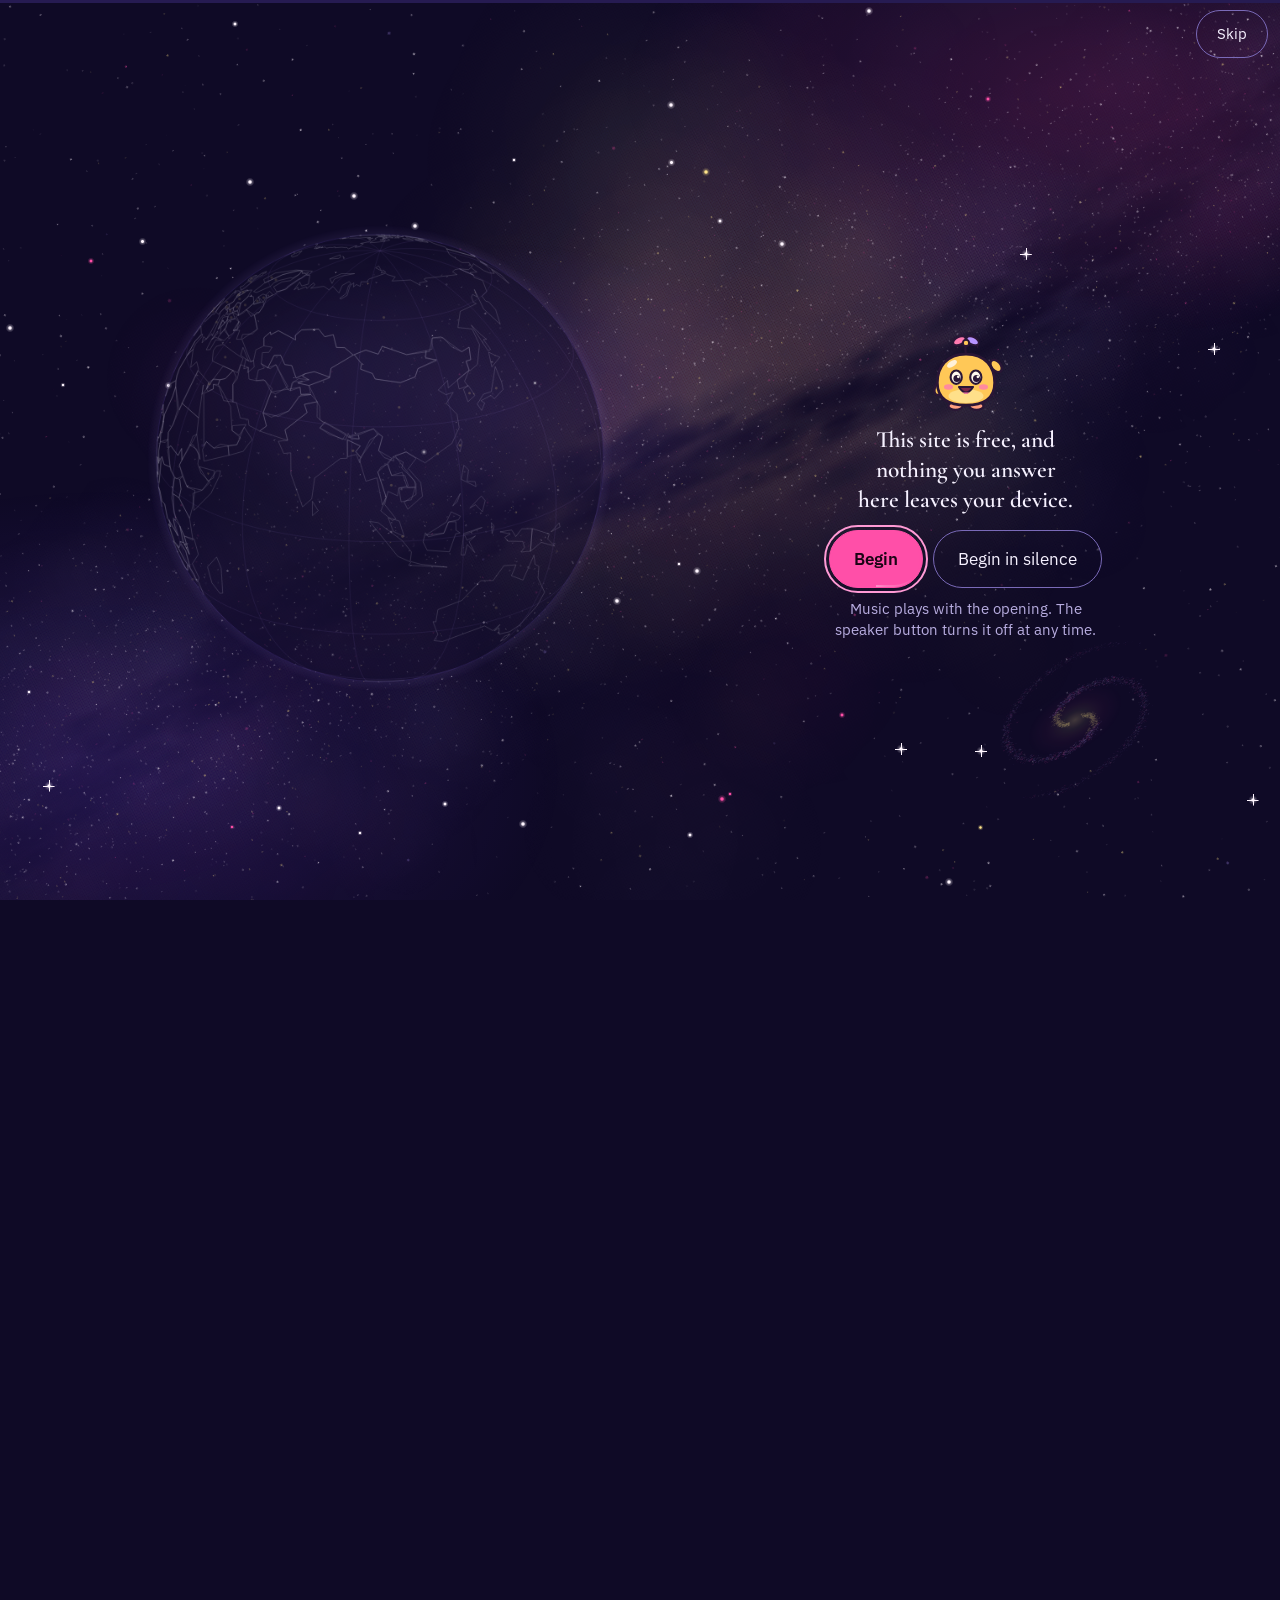
<file: index.html>
<!DOCTYPE html>
<html lang="en">
<head>
<meta charset="utf-8" />
<meta name="viewport" content="width=device-width, initial-scale=1" />
<title>Dreams Counsellor — career compass for Indian medical students</title>
<meta name="description" content="Three honest questions, then every funded research programme, scholarship, conference and frontier field open to an Indian medico — matched to who you actually are and what you can actually afford." />

<!-- Favicon as an inline SVG data URI: the globe, drawn down to the few lines
     that still read at 16px, so the browser tab matches the installed app
     icon. It was the old compass mark until the app icon became the globe and
     the two stopped agreeing. No extra request, and it scales rather than
     pixellating on retina tabs. -->
<link rel="icon" href="data:image/svg+xml,%3Csvg xmlns='http://www.w3.org/2000/svg' viewBox='0 0 32 32'%3E%3Crect width='32' height='32' rx='7' fill='%230F0A26'/%3E%3Ccircle cx='16' cy='16' r='12.5' fill='none' stroke='%23B79BFF' stroke-width='2.4'/%3E%3Cellipse cx='16' cy='16' rx='5.5' ry='12.5' fill='none' stroke='%23B79BFF' stroke-width='1.5'/%3E%3Cline x1='3.5' y1='16' x2='28.5' y2='16' stroke='%23B79BFF' stroke-width='1.5'/%3E%3Ccircle cx='20.5' cy='19.5' r='4.2' fill='%230F0A26'/%3E%3Ccircle cx='20.5' cy='19.5' r='3' fill='%23FF4FA8'/%3E%3C/svg%3E" />
<link rel="canonical" href="https://aryanmanhas12.github.io/DREAMS/" />
<meta name="robots" content="index, follow, max-image-preview:large" />
<meta name="theme-color" content="#0F0A26" media="(prefers-color-scheme: light)" />
<meta name="theme-color" content="#0F0A26" media="(prefers-color-scheme: dark)" />

<!-- Link previews. This gets shared student-to-student on WhatsApp and
     Telegram far more than it gets found by search, so the card is the
     first impression more often than the page is. -->
<meta property="og:type" content="website" />
<meta property="og:site_name" content="Dreams Counsellor" />
<meta property="og:locale" content="en_IN" />
<meta property="og:title" content="Dreams Counsellor: the world is full of opportunities. What do you want?" />
<meta property="og:description" content="Three questions that have nothing to do with marks, then 231 real programmes, scholarships and research placements open to Indian medical students — filtered by what you can actually afford and where you can actually live." />
<meta property="og:url" content="https://aryanmanhas12.github.io/DREAMS/" />
<meta property="og:image" content="https://aryanmanhas12.github.io/DREAMS/assets/og-image.png" />
<meta property="og:image:width" content="1200" />
<meta property="og:image:height" content="630" />
<meta property="og:image:alt" content="Dreams Counsellor: a career compass for Indian medical students, beside a globe marking every country with funded programmes." />
<meta name="twitter:card" content="summary_large_image" />
<meta name="twitter:title" content="Dreams Counsellor: the world is full of opportunities. What do you want?" />
<meta name="twitter:description" content="231 funded programmes, scholarships and research placements open to Indian medical students. Three questions, then a plan." />
<meta name="twitter:image" content="https://aryanmanhas12.github.io/DREAMS/assets/og-image.png" />

<!-- No <link rel="preload"> for the fonts, deliberately. A font preload needs
     `crossorigin` or the browser fetches the file twice over HTTP, and with
     `crossorigin` the request is CORS-mode, which a file:// page (origin
     "null") is not allowed to make, so it errors on every local open. This
     page has to work from the filesystem, and the published bundle inlines
     every face as a data URI anyway, so the preload would buy nothing there.
     The faces are same-origin and discovered one hop after this stylesheet. -->
<!-- Render-blocking, deliberately. This was loaded non-blocking (preload +
     media="print" swap) to take 61KB of CSS off first paint, with no critical
     CSS inlined behind it. Measured on 30 September 2026: whenever the page
     painted before the stylesheet landed, it showed unstyled text and then
     the whole body jumped (the browser's 8px default margin vanishing), and
     Lighthouse scored CLS 0.563 on the live site. A flash of unstyled text
     followed by a page-wide jump is worse than ~28KB (gzipped) of CSS on the
     critical path, and a returning or installed reader gets it from the
     service worker's cache anyway. The generated category pages always
     loaded it this way and scored 99. -->
<link rel="stylesheet" href="assets/styles.css" />
<!-- Every script below is `defer`: the data files were render-blocking, and
     Lighthouse measured 2-3s of LCP "render delay" waiting on them before the
     hero text (plain HTML, no JavaScript needed) could paint. Deferred, they
     still download in parallel and run in order before DOMContentLoaded. The
     one thing that must happen before first paint is the reader's chosen
     theme, or a daylight reader sees a flash of the space theme first, so
     that runs here, inline and tiny, along with html.lite for phones with 2GB
     of memory or less and for Data Saver (a static sky, no idle motion), and
     html.intro-on when this visit opens on the opening (assets/intro.js),
     which hides the page before it can flash. If intro.js has not taken
     over within 12 seconds (a very slow link), the page shows without it. -->
<script>(function(d){try{var t=localStorage.getItem("dc-theme");if(t==="light"||t==="dark")d.setAttribute("data-theme",t);if(localStorage.getItem("dc-sky")==="still")d.classList.add("sky-still")}catch(e){}var m=navigator.deviceMemory,c=navigator.connection;if((m&&m<=2)||(c&&c.saveData))d.classList.add("lite");try{if(!(window.matchMedia&&matchMedia("(prefers-reduced-motion: reduce)").matches)&&!d.classList.contains("sky-still")&&!/[#&]p=|^#(browse|countries|calendar|routes|frontiers|shortlist)\b/.test(location.hash)&&!sessionStorage.getItem("dc-intro")){d.classList.add("intro-on");if(localStorage.getItem("dc-sound")!=="off")d.classList.add("intro-wait");setTimeout(function(){if(!d.classList.contains("intro-live"))d.classList.remove("intro-on","intro-wait")},12000)}}catch(e){}})(document.documentElement)</script>

<!-- Installable to a phone home screen. Relative paths throughout so this
     works both at the GitHub Pages sub-path and from the filesystem.
     apple-mobile-web-app-capable is the older alias of the standard property
     and older iOS still reads only that one, so both are set. The status bar
     stays "default" rather than black-translucent: translucent makes the web
     view extend up behind the clock, and with a sticky topbar and no
     safe-area padding that puts the menu button under the system time. -->
<link rel="manifest" href="manifest.webmanifest" />
<link rel="apple-touch-icon" href="assets/icons/apple-touch-icon.png" />
<meta name="apple-mobile-web-app-title" content="Dreams Counsellor" />
<meta name="mobile-web-app-capable" content="yes" />
<meta name="apple-mobile-web-app-capable" content="yes" />
<meta name="apple-mobile-web-app-status-bar-style" content="default" />
<!-- Structured data. Deliberately minimal: a WebSite and the body that
     publishes it, both of which are true. No AggregateRating, no Course, no
     Event, no Offer — this site sells nothing, teaches nothing directly and
     hosts no events, and inventing those types to win a rich result would be
     a lie told in machine-readable form. The category pages carry their own
     CollectionPage and BreadcrumbList. -->
<script type="application/ld+json">
{
 "@context": "https://schema.org",
 "@graph": [
  {
   "@type": "WebSite",
   "@id": "https://aryanmanhas12.github.io/DREAMS/#website",
   "url": "https://aryanmanhas12.github.io/DREAMS/",
   "name": "Dreams Counsellor",
   "alternateName": "Dreams Counsellor \u2014 career compass for Indian medical students",
   "description": "An independent, free index of funded programmes, scholarships, research placements and career routes open to Indian medical students.",
   "inLanguage": "en",
   "isAccessibleForFree": true,
   "publisher": { "@id": "https://aryanmanhas12.github.io/DREAMS/#publisher" }
  },
  {
   "@type": "Organization",
   "@id": "https://aryanmanhas12.github.io/DREAMS/#publisher",
   "name": "Dreams Counsellor",
   "url": "https://aryanmanhas12.github.io/DREAMS/",
   "logo": "https://aryanmanhas12.github.io/DREAMS/assets/icons/icon-512.png",
   "description": "An unfunded independent project indexing funded routes for Indian medical students. Not affiliated with any institution listed."
  },
  {
   "@type": "WebPage",
   "@id": "https://aryanmanhas12.github.io/DREAMS/#webpage",
   "url": "https://aryanmanhas12.github.io/DREAMS/",
   "name": "Dreams Counsellor \u2014 career compass for Indian medical students",
   "isPartOf": { "@id": "https://aryanmanhas12.github.io/DREAMS/#website" },
   "about": "Careers, research, scholarships and postgraduate routes in medicine for students in India",
   "audience": { "@type": "EducationalAudience", "educationalRole": "student" }
  }
 ]
}
</script>
</head>
<body>

<!-- ══════════════════ THE OPENING ══════════════════
     The Earth turns once in the galaxy, every country in the index lights
     and is named, Ooh arrives, and it lands on India: fifteen beats, about
     9.6 seconds, the length of Ronak's overture. Once a visit, and only
     when the inline script above set html.intro-on, so it never shows
     without JavaScript, under reduced motion, after "Pause the moving sky",
     or for a shared plan link. Skip (and Escape) leave it at any moment,
     from the first frame. assets/intro.js runs it. -->
<div class="intro" id="intro" role="dialog" aria-modal="true" aria-labelledby="introAlt" tabindex="-1">
  <span class="intro-progress" aria-hidden="true"><i></i></span>
  <p class="sr-only" id="introAlt">Dreams Counsellor. The Earth turns, every country with programmes in this index lights up and is named, and it comes to rest on India.</p>
  <div class="intro-top">
    <button type="button" class="theme-toggle sound-toggle intro-sound" id="introSound" aria-label="Galaxy sound" aria-pressed="false">
      <svg viewBox="0 0 24 24" aria-hidden="true" focusable="false">
        <path class="spk" d="M4 9.5h3.2L12 5.5v13l-4.8-4H4z"/>
        <path class="wave" d="M15.5 9a4.2 4.2 0 0 1 0 6M18 6.6a7.6 7.6 0 0 1 0 10.8"/>
        <path class="mute" d="M16 9.5l5 5M21 9.5l-5 5"/>
      </svg>
    </button>
    <button type="button" class="btn btn-ghost btn-sm intro-skip" id="introSkip">Skip</button>
  </div>
  <div class="intro-stage">
    <div class="intro-globe" aria-hidden="true"><canvas id="introCanvas"></canvas></div>
    <div class="intro-side">
      <p class="intro-count" aria-hidden="true"><span class="intro-count-n" id="introCount">0</span> countries</p>
      <div class="intro-below">
        <div class="intro-gate">
          <span class="intro-gate-ooh" id="introGateOoh" aria-hidden="true"></span>
          <p class="intro-gate-line">This site is free, and nothing you answer here leaves your device.</p>
          <div class="intro-gate-go">
            <button type="button" class="btn btn-primary btn-orbit" id="introBegin">Begin</button>
            <button type="button" class="btn btn-ghost" id="introQuiet">Begin in silence</button>
          </div>
          <p class="intro-gate-note">Music plays with the opening. The speaker button turns it off at any time.</p>
        </div>
        <div class="intro-show">
          <div class="intro-cast">
            <span class="intro-ooh-wrap" id="introOohWrap" aria-hidden="true"><span class="intro-ooh" id="introOoh"></span></span>
            <div class="intro-says" aria-live="polite">
              <div class="ooh-bubble intro-say" id="introSay1" hidden><p class="ooh-say ooh-say-static"><span class="ooh-name" aria-hidden="true" translate="no">Ooh</span><span class="ooh-text"><span class="ooh-typed">Ooh! Look at them all.</span><span class="ooh-rest" aria-hidden="true"></span></span></p></div>
              <div class="ooh-bubble intro-say" id="introSay2" hidden><p class="ooh-say ooh-say-static"><span class="ooh-name" aria-hidden="true" translate="no">Ooh</span><span class="ooh-text"><span class="ooh-typed"><span id="introLine2Count"></span> countries. Let's find yours.</span><span class="ooh-rest" aria-hidden="true"></span></span></p></div>
            </div>
          </div>
          <p class="intro-name" aria-hidden="true" translate="no">Dreams<em>Counsellor</em></p>
        </div>
      </div>
    </div>
  </div>
</div>

<a class="skip" href="#main">Skip to content</a>

<header class="topbar">
  <div class="wrap topbar-in">
    <a class="brand" href="#" id="brandHome">
      <svg class="brand-mark" viewBox="0 0 32 32" aria-hidden="true" focusable="false">
        <g fill="none" stroke="currentColor"><circle cx="16" cy="16" r="12.5" stroke-width="2.6"/><ellipse cx="16" cy="16" rx="5.5" ry="12.5" stroke-width="1.8"/><line x1="3.5" y1="16" x2="28.5" y2="16" stroke-width="1.8"/></g>
        <circle class="bm-dot" cx="20.5" cy="19.5" r="3.6"/>
      </svg>
      <span class="brand-text" translate="no">Dreams<em>Counsellor</em></span>
    </a>
    <nav class="topnav" id="topnav" aria-label="Primary">
      <button type="button" class="navlink" data-goto="intro">Start</button>
      <button type="button" class="navlink" data-goto="browse">Browse</button>
      <button type="button" class="navlink" data-goto="countries">Countries</button>
      <button type="button" class="navlink" data-goto="calendar">Deadlines</button>
      <button type="button" class="navlink" data-goto="routes">Specialties</button>
      <button type="button" class="navlink" data-goto="frontiers">Frontiers</button>
      <button type="button" class="navlink navlink-shortlist" data-goto="shortlist">
        Shortlist<span class="shortlist-count" id="shortlistCount" aria-live="polite"></span>
      </button>
    </nav>
    <div class="topbar-controls">
      <!-- The galaxy's sound can play by itself once the page has been tapped,
           so its off switch sits here, first among the controls (WCAG 1.4.2). -->
      <button type="button" class="theme-toggle sound-toggle" id="soundToggle" aria-label="Galaxy sound" aria-pressed="false">
        <svg viewBox="0 0 24 24" aria-hidden="true" focusable="false">
          <path class="spk" d="M4 9.5h3.2L12 5.5v13l-4.8-4H4z"/>
          <path class="wave" d="M15.5 9a4.2 4.2 0 0 1 0 6M18 6.6a7.6 7.6 0 0 1 0 10.8"/>
          <path class="mute" d="M16 9.5l5 5M21 9.5l-5 5"/>
        </svg>
      </button>
      <button type="button" class="theme-toggle" id="themeToggle" aria-label="Switch theme">
        <span class="theme-dot"></span>
      </button>
      <button type="button" class="nav-toggle" id="navToggle" aria-expanded="false" aria-controls="topnav" aria-label="Open menu">
        <span class="nav-toggle-bars" aria-hidden="true"><span></span><span></span><span></span></span>
      </button>
    </div>
  </div>
</header>

<main id="main">

<!-- ══════════════════ INTRO ══════════════════ -->
<section class="view is-active" id="view-intro">
  <div class="hero">
    <div class="wrap hero-in">
      <!-- Flat grid rather than nested columns, so the DOM order IS the phone
           order: the headline, the question, its answers, what this is, what
           to do. On a phone the globe now comes after the buttons, so the first
           screen holds the question and both ways of answering it (a chip for
           Ooh, or the three questions). From 920px grid-template-areas moves
           the globe into its own column beside all of it. Doing it this way
           rather than with `order` keeps tab order identical to reading order. -->
      <div class="hero-grid">
        <!-- Each word is its own span so the headline can rise word by word on
             arrival: the page's one orchestrated moment. Pure CSS from the first
             paint (no JavaScript to wait for), transform and opacity only, off
             under reduced motion. -->
        <h1 class="hero-h rise">
          <span class="w" style="--i:0">The</span> <span class="w" style="--i:1">world</span> <span class="w" style="--i:2">is</span> <span class="w" style="--i:3">full</span> <span class="w" style="--i:4">of</span> <span class="w" style="--i:5">opportunities.</span>
        </h1>
        <p class="hero-ask rise" id="wantQ"><span class="w" style="--i:8">What</span> <span class="w" style="--i:9">do</span> <span class="w" style="--i:10">you</span> <span class="w" style="--i:11">want?</span></p>

        <!-- Ooh answers the question above. A fixed script, not a chatbot: each
             chip has one reply, and every number in it is counted from the
             index when it is said. Ooh's figure box is its final size in the
             HTML, so drawing Ooh in afterwards moves nothing. -->
        <div class="want" id="want">
          <div class="want-chips" role="group" aria-labelledby="wantQ">
            <button type="button" class="want-chip" data-want="research" aria-pressed="false">Research during MBBS</button>
            <button type="button" class="want-chip" data-want="abroad" aria-pressed="false">Fully funded abroad</button>
            <button type="button" class="want-chip" data-want="phd" aria-pressed="false">A PhD that pays</button>
            <button type="button" class="want-chip" data-want="india" aria-pressed="false">Exposure in India</button>
            <button type="button" class="want-chip" data-want="specialty" aria-pressed="false">A specialty that fits</button>
            <button type="button" class="want-chip" data-want="unsure" aria-pressed="false">Not sure yet</button>
          </div>
          <div class="want-say">
            <span class="ooh-figure want-ooh" data-ooh-figure="hello" data-size="64" aria-hidden="true"></span>
            <div class="ooh-bubble want-bubble" id="wantBubble">
              <p class="ooh-say ooh-say-static"><span class="ooh-name" aria-hidden="true" translate="no">Ooh</span><span class="ooh-text"><span class="ooh-typed">Tap whichever is closest and I'll show you where to start.</span><span class="ooh-rest" aria-hidden="true"></span></span></p>
              <p class="ooh-sr" aria-live="polite"></p>
            </div>
          </div>
          <div class="want-go" id="wantGo"></div>
        </div>

        <!-- Two lengths, stated honestly. The primary button used to promise
             three questions and then ask sixteen, which is a small lie that
             set the tone for everything after it. Now the short run really is
             three, and the full set says what it adds. -->
        <div class="hero-actions">
          <button type="button" class="btn btn-primary btn-orbit" id="startBtn">Answer the three questions</button>
          <button type="button" class="btn btn-ghost" id="startFullBtn">Go deeper: the full set</button>
          <button type="button" class="btn btn-ghost" data-goto="browse">Show me everything</button>
        </div>
        <p class="hero-choice-note">
          Three questions take about a minute. The full set adds your year, money, category and where
          you could live, which sharpens the list, and you can switch to it later without losing an answer.
        </p>

        <p class="hero-lede">
          This index holds <b><span id="heroCount" class="num-pending"></span></b> of them for Indian
          medical students: funded research you can hold in second year, doctorates that pay a salary,
          and scholarships that cover the flight. Every one is graded honestly and linked to its
          official page.
        </p>

        <!-- Placed AFTER the primary action, never before it. Anything added
             above .hero-actions pushes the main button toward the fold on a
             390x844 phone, which this hero has already been rebuilt once to
             fix. The tour runs itself on a first visit; this is the way back
             to it afterwards. -->
        <p class="tour-line">
          <button type="button" class="tour-trigger" id="tourBtn">Show me how this page works</button>
          <span class="tour-line-note" id="tourLineNote"></span>
        </p>

        <!-- Installing has to be offered out loud. Chrome buries "Add to Home
             screen" in the ⋮ menu and iOS Safari never prompts at all, so a
             site that only meets the technical requirements is, in practice,
             not installable by the person holding the phone. Hidden until the
             browser confirms it can actually be installed, so it is never a
             button that does nothing. -->
        <div class="install-line" id="installLine" hidden>
          <button type="button" class="install-btn" id="installBtn" aria-expanded="false">Install as an app</button>
          <span class="install-note" id="installNote">Opens like an app and works with no signal</span>
          <p class="install-steps" id="installSteps" hidden></p>
        </div>

        <figure class="hero-globe">
          <canvas id="globeCanvas" role="img"
                  aria-label="A globe marking every country with programmes in this index. The same countries can be reached from Countries and from Browse."></canvas>
          <figcaption class="globe-label" id="globeLabel">Drag to spin, or tap a country</figcaption>
        </figure>

        <!-- An ordered list because it genuinely is a sequence. You cannot get
             step 3 without step 1. That is what earns the numbering. -->
        <ol class="how">
          <li>
            <b>Three questions</b>
            <span>About what people come to you for, what angers you and what makes time
            stop. Nothing about marks.</span>
          </li>
          <li>
            <b>Your real constraints</b>
            <span>Year of study, money, category and where you could actually live. The things
            that decide what is open to you.</span>
          </li>
          <li>
            <b>A ranked shortlist</b>
            <span>Graded by how much each one would change, with deadlines, true cost and the
            steps to apply.</span>
          </li>
        </ol>
      </div>

      <dl class="hero-stats">
        <div><dt>Programmes indexed</dt><dd id="statTotal" class="num-pending"></dd></div>
        <div><dt>Cost you nothing</dt><dd id="statFree" class="num-pending"></dd></div>
        <div><dt>Open to current MBBS students</dt><dd id="statStudent" class="num-pending"></dd></div>
        <div><dt>Countries covered</dt><dd id="statCountries" class="num-pending"></dd></div>
      </dl>
    </div>
  </div>

  <!-- Ways in that do not go through the questions: a search box that lands
       in Browse with the answer already ranked, and four doors. Every number
       on a door is counted from the index when the page loads. These sit
       AFTER the hero, so nothing here pushes the primary button down. -->
  <section class="wrap doors" aria-labelledby="doors-h">
    <h2 class="sec-h" id="doors-h">Find your own way in</h2>
    <form class="door-search" id="quickSearch" role="search">
      <label class="door-search-l" for="quickSearchInput">Search every programme by name, country, field or a word like free</label>
      <div class="door-search-row">
        <input type="search" id="quickSearchInput" name="q" class="search-input" autocomplete="off" spellcheck="false"
               placeholder="Try ICMR or Germany…" />
        <button type="submit" class="btn btn-ghost">Search</button>
      </div>
      <div class="try" id="doorTry"></div>
    </form>
    <div class="door-grid">
      <button type="button" class="door" data-door="countries" style="--door: var(--rg-americas)">
        <svg class="door-ic" viewBox="0 0 32 32" aria-hidden="true" focusable="false"><g fill="none" stroke="currentColor" stroke-width="1.6"><circle cx="16" cy="16" r="12"/><ellipse cx="16" cy="16" rx="5" ry="12"/><path d="M4 16h24M6 9.5h20M6 22.5h20"/></g></svg>
        <span class="door-t">Country by country</span>
        <span class="door-d" data-door-text="countries"></span>
      </button>
      <button type="button" class="door" data-door="year" style="--door: var(--signal)">
        <svg class="door-ic" viewBox="0 0 32 32" aria-hidden="true" focusable="false"><g fill="none" stroke="currentColor" stroke-width="1.6"><rect x="5" y="7" width="22" height="20" rx="2"/><path d="M5 13h22M11 4v6M21 4v6"/><path d="M16 17v4l3 2"/></g></svg>
        <span class="door-t">Closing soon for your year</span>
        <span class="door-d" data-door-text="year"></span>
      </button>
      <button type="button" class="door" data-door="free" style="--door: var(--ok)">
        <svg class="door-ic" viewBox="0 0 32 32" aria-hidden="true" focusable="false"><g fill="none" stroke="currentColor" stroke-width="1.6"><path d="M16 4l3.4 7.4 8.1.8-6.1 5.4 1.8 7.9L16 21.4l-7.2 4.1 1.8-7.9-6.1-5.4 8.1-.8z"/></g></svg>
        <span class="door-t">Costs you nothing</span>
        <span class="door-d" data-door-text="free"></span>
      </button>
      <button type="button" class="door" data-door="routes" style="--door: var(--rg-asia)">
        <svg class="door-ic" viewBox="0 0 32 32" aria-hidden="true" focusable="false"><g fill="none" stroke="currentColor" stroke-width="1.6"><circle cx="7" cy="25" r="2.5"/><circle cx="25" cy="7" r="2.5"/><circle cx="25" cy="25" r="2.5"/><path d="M9.2 23.4C14 19 14 13 22.8 8.6M9.5 25h13"/></g></svg>
        <span class="door-t">Specialty maps</span>
        <span class="door-d" data-door-text="routes"></span>
      </button>
    </div>
  </section>

  <!-- The atlas. Scrolling through the regions turns a second globe to each
       one, so the motion on this page is the answer to "where are the doors?"
       rather than decoration. Scroll stays native: nothing here intercepts the
       wheel or touch, the text below is complete without the canvas, and every
       region ends in a real button into Browse. All numbers are counted from
       the index at load, never typed here. -->
  <section class="atlas" id="atlas" aria-labelledby="atlas-h">
    <div class="wrap atlas-in">
      <figure class="atlas-stage">
        <canvas id="atlasCanvas" role="img"
                aria-label="A globe that turns to each region as you read about it. Every region below can also be opened in Browse."></canvas>
      </figure>

      <div class="atlas-steps">
        <header class="atlas-head">
          <h2 class="sec-h" id="atlas-h">Where the doors are</h2>
          <p class="atlas-intro">Read down through the regions and the globe turns to each one. Every number here is counted from the index itself, including how many are open this month.</p>
        </header>

        <article class="atlas-step" data-region="india">
          <p class="atlas-tag">India</p>
          <h3>Where every route starts</h3>
          <p class="atlas-copy">Most of what you can do this year is here and much of it is free: research studentships, the science academies' summer fellowships, and national meetings where a first abstract costs a train ticket.</p>
          <dl class="atlas-facts">
            <div><dt>Routes</dt><dd data-stat="total" class="num-pending"></dd></div>
            <div><dt>Funded or free</dt><dd data-stat="funded" class="num-pending"></dd></div>
            <div><dt>Open this month</dt><dd data-stat="open" class="num-pending"></dd></div>
          </dl>
          <p class="atlas-pick" data-stat="pick"></p>
          <button type="button" class="btn btn-ghost atlas-go" data-region-go="india">See every route in India</button>
        </article>

        <article class="atlas-step" data-region="uk">
          <p class="atlas-tag">The UK and Ireland</p>
          <h3>One-year masters and two scholarships open to Indian doctors</h3>
          <p class="atlas-copy">The schools that train much of global health, with Chevening and the Commonwealth Scholarships paying tuition, flights and a stipend for the ones that fit.</p>
          <dl class="atlas-facts">
            <div><dt>Routes</dt><dd data-stat="total" class="num-pending"></dd></div>
            <div><dt>Funded or free</dt><dd data-stat="funded" class="num-pending"></dd></div>
            <div><dt>Open this month</dt><dd data-stat="open" class="num-pending"></dd></div>
          </dl>
          <p class="atlas-pick" data-stat="pick"></p>
          <button type="button" class="btn btn-ghost atlas-go" data-region-go="uk">See every route in the UK and Ireland</button>
        </article>

        <article class="atlas-step" data-region="europe">
          <p class="atlas-tag">Europe</p>
          <h3>Doctorates that pay a salary</h3>
          <p class="atlas-copy">Germany, Switzerland and the Nordic countries hire PhD candidates as employees rather than charging them, and Germany's route into practice runs through a language exam and a licensing exam.</p>
          <dl class="atlas-facts">
            <div><dt>Routes</dt><dd data-stat="total" class="num-pending"></dd></div>
            <div><dt>Funded or free</dt><dd data-stat="funded" class="num-pending"></dd></div>
            <div><dt>Open this month</dt><dd data-stat="open" class="num-pending"></dd></div>
          </dl>
          <p class="atlas-pick" data-stat="pick"></p>
          <button type="button" class="btn btn-ghost atlas-go" data-region-go="europe">See every route in Europe</button>
        </article>

        <article class="atlas-step" data-region="americas">
          <p class="atlas-tag">The USA and Canada</p>
          <h3>Summer labs, two big awards, and the USMLE</h3>
          <p class="atlas-copy">Paid summer research, the Knight-Hennessy and Fulbright-Nehru awards for graduate study, and the long exam route into American residency.</p>
          <dl class="atlas-facts">
            <div><dt>Routes</dt><dd data-stat="total" class="num-pending"></dd></div>
            <div><dt>Funded or free</dt><dd data-stat="funded" class="num-pending"></dd></div>
            <div><dt>Open this month</dt><dd data-stat="open" class="num-pending"></dd></div>
          </dl>
          <p class="atlas-pick" data-stat="pick"></p>
          <button type="button" class="btn btn-ghost atlas-go" data-region-go="americas">See every route in the USA and Canada</button>
        </article>

        <article class="atlas-step" data-region="anz">
          <p class="atlas-tag">Australia and New Zealand</p>
          <h3>Research degrees on a tax-free stipend</h3>
          <p class="atlas-copy">University research scholarships open to international candidates, and in Australia a trade agreement that gives Indian graduates longer post-study work rights than most nationalities get.</p>
          <dl class="atlas-facts">
            <div><dt>Routes</dt><dd data-stat="total" class="num-pending"></dd></div>
            <div><dt>Funded or free</dt><dd data-stat="funded" class="num-pending"></dd></div>
            <div><dt>Open this month</dt><dd data-stat="open" class="num-pending"></dd></div>
          </dl>
          <p class="atlas-pick" data-stat="pick"></p>
          <button type="button" class="btn btn-ghost atlas-go" data-region-go="anz">See every route in Australia and New Zealand</button>
        </article>

        <article class="atlas-step" data-region="asia">
          <p class="atlas-tag">Elsewhere in Asia, and Africa</p>
          <h3>Paid internships and government scholarships</h3>
          <p class="atlas-copy">OIST's paid research internship in Japan, the Weizmann Institute in Israel, Singapore's public health school, government scholarships from Japan, Korea, China, Taiwan and Türkiye, and HIV and tuberculosis research in Johannesburg and Cape Town.</p>
          <dl class="atlas-facts">
            <div><dt>Routes</dt><dd data-stat="total" class="num-pending"></dd></div>
            <div><dt>Funded or free</dt><dd data-stat="funded" class="num-pending"></dd></div>
            <div><dt>Open this month</dt><dd data-stat="open" class="num-pending"></dd></div>
          </dl>
          <p class="atlas-pick" data-stat="pick"></p>
          <button type="button" class="btn btn-ghost atlas-go" data-region-go="asia">See every route elsewhere in Asia and Africa</button>
        </article>

        <article class="atlas-step" data-region="global">
          <p class="atlas-tag">No single country</p>
          <h3>The UN, WHO and the open internet</h3>
          <p class="atlas-copy">Internships, volunteer posts, youth competitions and online courses you can reach from wherever you study, including several that take students in their first year.</p>
          <dl class="atlas-facts">
            <div><dt>Routes</dt><dd data-stat="total" class="num-pending"></dd></div>
            <div><dt>Funded or free</dt><dd data-stat="funded" class="num-pending"></dd></div>
            <div><dt>Open this month</dt><dd data-stat="open" class="num-pending"></dd></div>
          </dl>
          <p class="atlas-pick" data-stat="pick"></p>
          <button type="button" class="btn btn-ghost atlas-go" data-region-go="global">See every route with no single country</button>
        </article>
      </div>
    </div>
  </section>

  <!-- Three claims rather than three feature bullets. Each one is something
       this site asserts and can be held to, which is why they carry quote
       marks. They are positions, not decoration. -->
  <section class="wrap claims" aria-labelledby="claims-h">
    <h2 class="sec-h" id="claims-h">What this is built on</h2>

    <!-- The numbers in these three claims are filled in from the data at run
         time, never typed here. A count written into the HTML is a count that
         goes stale on the next commit and then quietly contradicts the stat
         tile six inches above it, which is the same class of bug as the old
         India 16-vs-65. Em dashes are the pre-script placeholder, matching
         #heroCount, so nothing reads as a broken template if JS never runs. -->
    <div class="statement">
      <p>Funded research you can hold in second year, doctorates that pay a salary, and
      scholarships that cover the flight. <b><span id="claimTotal" class="num-pending"></span> of them, across
      <span id="claimCountries" class="num-pending"></span> countries.</b></p>
    </div>

    <div class="statement">
      <p>Every entry is graded by <b>how much it would change your career</b>. Most are
      not tier 1, and each card says which tier it is.</p>
    </div>

    <div class="statement">
      <p>Built around what you can afford, tolerate and reach. <b><span id="claimFree" class="num-pending"></span>
      of these cost nothing at all</b>, and the ones gated by money say so plainly.</p>
    </div>

    <div class="claims-cta">
      <button type="button" class="btn btn-primary btn-lg" id="startShortBtn2">Start the three questions</button>
      <p class="claims-note">About a minute. No account, nothing uploaded. The full set takes about two, if you want the sharper version.</p>
    </div>
  </section>

  <div class="wrap band">
    <h2 class="band-h">Three questions, and why these three</h2>
    <div class="triptych">
      <article class="tri">
        <span class="tri-num">Question one</span>
        <h3>What do people come to you for?</h3>
        <p>Not what you are good at on paper. What people actually knock on your door about. That is
        your real skill, and it is usually invisible to you because it costs you no effort.</p>
      </article>
      <article class="tri">
        <span class="tri-num">Question two</span>
        <h3>What angers you about this world?</h3>
        <p>Anger is the most reliable compass anyone has. The thing that makes you furious at 2 a.m.
        is the thing you will still care about in fifteen years, when the prestige has worn off.</p>
      </article>
      <article class="tri">
        <span class="tri-num">Question three</span>
        <h3>What makes time stop?</h3>
        <p>The task where you look up and three hours have gone. Treat that as data rather than mood: it tells
        you which method you belong in, regardless of which subject you love.</p>
      </article>
    </div>
    <p class="band-foot">
      Skill, anger, flow. Where the three overlap is not a personality quiz result. It is a
      shortlist of real programmes with real deadlines, filtered by what you can actually afford,
      where you can actually live, and what you are actually eligible for today.
    </p>
  </div>
</section>

<!-- ══════════════════ SURVEY ══════════════════ -->
<section class="view" id="view-survey">
  <div class="survey-shell">
    <div class="progress" role="progressbar" aria-label="Survey progress" aria-valuemin="0" aria-valuemax="100" aria-valuenow="0">
      <div class="progress-bar" id="progressBar"></div>
    </div>
    <div class="wrap survey-wrap">
      <div id="questionSlot"></div>
      <div class="survey-nav">
        <button type="button" class="btn btn-ghost" id="backBtn">Back</button>
        <span class="survey-count" id="qCount"></span>
        <button type="button" class="btn btn-primary" id="nextBtn">Continue</button>
      </div>
    </div>
  </div>
</section>

<!-- ══════════════════ RESULTS ══════════════════ -->
<section class="view" id="view-results">
  <div class="wrap">
    <div class="ooh-slot" data-ooh="results"></div>
    <div id="resultsSlot"></div>
  </div>
</section>

<!-- ══════════════════ BROWSE ══════════════════ -->
<section class="view" id="view-browse">
  <div class="wrap">
    <header class="page-head">
      <h2>Everything, unfiltered</h2>
      <p class="page-lede">Every programme in the database, with no profile applied. Search, filter and
      sort if you already know roughly what you are looking for.</p>
    </header>
    <div class="ooh-slot" data-ooh="browse"></div>
    <div class="browse-tools">
      <!-- A combobox: suggestions (countries, fields, kinds and programme
           names, each with its count) appear under the box as you type, and
           arrow keys move through them. Press / anywhere to jump here. -->
      <div class="search-wrap">
        <input type="search" id="browseSearch" name="q" class="search-input"
               autocomplete="off" spellcheck="false"
               role="combobox" aria-autocomplete="list" aria-expanded="false" aria-controls="searchSuggest"
               placeholder="Search by name, country, field or a word like free…"
               aria-label="Search programmes" />
        <ul class="suggest" id="searchSuggest" role="listbox" aria-label="Suggestions" hidden></ul>
      </div>
      <div class="sort-wrap">
        <label for="browseSort">Sort</label>
        <select id="browseSort" class="sort-select">
          <option value="tier">Impact tier</option>
          <option value="match">Best match</option>
          <option value="deadline">Deadline (soonest first)</option>
          <option value="az">A–Z</option>
        </select>
      </div>
    </div>
    <div class="try" id="browseTry"></div>
    <div class="filters" id="filters"></div>
    <div id="activeCountry"></div>
    <!-- The count changes as you type, and a screen-reader user gets no other
         signal that filtering happened. polite, so it waits for a pause. -->
    <p class="result-count" id="browseCount" role="status" aria-live="polite"></p>
    <div class="cards" id="browseCards"></div>
  </div>
</section>

<!-- ══════════════════ COUNTRIES ══════════════════ -->
<section class="view" id="view-countries">
  <div class="wrap">
    <header class="page-head">
      <h2>Country by country</h2>
      <p class="page-lede">Every place in the index, with what is open there this month, what pays, and
      what living there is honestly like for an Indian student. Pick one to see its programmes.</p>
    </header>
    <div class="ooh-slot" data-ooh="countries"></div>
    <!-- The globe is an enhancement: every place it shows is also a tile
         below it, and a tile does the same as tapping the globe (turns and
         zooms the globe to the place, and opens its page). -->
    <div class="cx-layout">
    <figure class="cx-stage">
      <canvas id="cxGlobe" role="img"
              aria-label="A globe of every country in the index. Choosing a country, here or in the list, turns the globe to it and zooms in."></canvas>
      <div class="cx-zoom" role="group" aria-label="Globe zoom">
        <button type="button" class="cx-zbtn" id="cxZoomIn" aria-label="Zoom in"><svg viewBox="0 0 20 20" aria-hidden="true" focusable="false"><path d="M10 4v12M4 10h12" fill="none" stroke="currentColor" stroke-width="1.8" stroke-linecap="round"/></svg></button>
        <button type="button" class="cx-zbtn" id="cxZoomOut" aria-label="Zoom out"><svg viewBox="0 0 20 20" aria-hidden="true" focusable="false"><path d="M4 10h12" fill="none" stroke="currentColor" stroke-width="1.8" stroke-linecap="round"/></svg></button>
        <button type="button" class="cx-zbtn cx-zworld" id="cxZoomWorld">Whole world</button>
      </div>
      <figcaption class="globe-label" id="cxGlobeLabel">Drag to turn, tap a country to zoom in</figcaption>
    </figure>
    <div class="cx-main">
    <div class="cx-tools">
      <div class="cx-regions" id="cxRegions" role="group" aria-label="Region"></div>
      <div class="sort-wrap cx-sort">
        <label for="cxSort">Order</label>
        <select id="cxSort" class="sort-select">
          <option value="count">Most routes</option>
          <option value="open">Open this month</option>
          <option value="funded">Funded or free</option>
          <option value="az">A–Z</option>
        </select>
      </div>
    </div>
    <p class="result-count" id="cxCount" role="status" aria-live="polite"></p>
    <div class="cx-grid" id="cxGrid"></div>
    <div class="cx-detail" id="cxDetail" hidden></div>
    </div>
    </div>
  </div>
</section>

<!-- ══════════════════ SHORTLIST ══════════════════ -->
<section class="view" id="view-shortlist">
  <div class="wrap">
    <header class="page-head">
      <h2>Your shortlist</h2>
      <p class="page-lede">Every programme you have starred, anywhere on the site, whether comparing
      options across sessions, or just building a list to sit with for a few days before deciding.
      Saved in this browser only.</p>
    </header>
    <div class="ooh-slot" data-ooh="shortlist"></div>
    <div id="shortlistSlot"></div>
  </div>
</section>

<!-- ══════════════════ SPECIALTY ROUTES ══════════════════ -->
<section class="view" id="view-routes">
  <div class="wrap">
    <header class="page-head">
      <h2>Specialty routes</h2>
      <p class="page-lede">
        What each specialty is actually like day to day, how you enter it in India, how you
        enter it abroad, where it leads afterwards, and the thing nobody tells you before
        you commit three years to it. Including the non-clinical MDs that students treat as
        failure, and the exits from clinical medicine that are real careers rather than
        defeats.
      </p>
    </header>
    <div class="ooh-slot" data-ooh="routes"></div>
    <div class="routes" id="routesGrid"></div>
  </div>
</section>

<!-- ══════════════════ FRONTIERS ══════════════════ -->
<section class="view" id="view-frontiers">
  <div class="wrap">
    <header class="page-head">
      <h2>The frontier</h2>
      <p class="page-lede">
        Every one of these is a real discipline with journals, funding and people currently hiring.
        Most Indian medical students graduate without hearing any of them named once. Each entry
        includes one thing you could start this week, from where you are, with what you have.
      </p>
    </header>
    <div class="ooh-slot" data-ooh="frontiers"></div>
    <div class="frontier-grid" id="frontierGrid"></div>
  </div>
</section>

<!-- ══════════════════ CALENDAR ══════════════════ -->
<section class="view" id="view-calendar">
  <div class="wrap">
    <header class="page-head">
      <h2>Deadlines</h2>
      <p class="page-lede">
        Most opportunities are missed for one reason: the application window opened while you were
        revising for an exam and closed before you looked up. Deadlines shift year to year. Always
        confirm on the official page before you plan around a date.
      </p>
      <p class="reviewed" id="reviewedCal"></p>
    </header>
    <div class="ooh-slot" data-ooh="calendar"></div>

    <!-- Your year first: what is open or about to open for someone at your
         stage, and the doors that shut when you move on. The stage is the
         one you gave in the questions, or the one picked here, kept in this
         browser. Every list is filtered from the index, never typed. -->
    <section class="dl" id="dlYear" aria-labelledby="dlYearH">
      <h3 class="dl-h" id="dlYearH">Closing soon for your year</h3>
      <div class="dl-stages" id="dlStages" role="group" aria-label="Your year of study"></div>
      <div class="dl-strip" id="dlStrip"></div>
      <p class="result-count" id="dlCount" role="status" aria-live="polite"></p>
      <ol class="dl-list" id="dlList"></ol>
      <div class="dl-last" id="dlLastWrap">
        <h3 class="dl-h" id="dlLastH">Last chance at your stage</h3>
        <p class="dl-sub" id="dlLastSub"></p>
        <ol class="dl-list" id="dlLast"></ol>
      </div>
    </section>

    <h3 class="dl-h dl-h-year">The whole year, month by month</h3>
    <div class="calendar" id="calendarGrid"></div>
  </div>
</section>

</main>

<!-- Appears once you are well down a long view. Bottom left, so it never
     sits on Ooh's corner button on the right. -->
<button type="button" class="to-top" id="toTop" aria-label="Back to top" hidden>
  <svg viewBox="0 0 20 20" aria-hidden="true" focusable="false"><path d="M10 15V5M5 9.5L10 4.5l5 5" fill="none" stroke="currentColor" stroke-width="1.8" stroke-linecap="round" stroke-linejoin="round"/></svg>
</button>

<footer class="foot">
  <div class="wrap foot-in">
    <details class="privacy">
      <summary>Where your answers are kept</summary>
      <div class="privacy-body">
        <p>
          <strong>There is no account, no server and no database.</strong> This is a set of static
          files. Nothing you type is ever transmitted anywhere. There is nowhere for it to go.
        </p>
        <p>Two things are stored, both on this device only:</p>
        <ul>
          <li>
            <strong>Your answers and shortlist</strong> live in this browser's local storage, so
            the page remembers you between visits. Clearing your browser data removes them.
          </li>
          <li>
            <strong>Your answers are also encoded into the page address</strong> once you finish
            the questions. That is what makes a plan bookmarkable, and it is also how you move it
            between devices: send yourself that link and open it on your phone, and your results
            come back exactly as they were. It is the closest thing to an account, without one.
          </li>
        </ul>
        <p class="privacy-small">
          Because there is no account, a shortlist saved on your laptop will not appear on your
          phone by itself. Copy the link across, or use <em>Copy my plan as text</em> on the
          results page. Nothing here uses cookies, analytics or trackers of any kind.
        </p>
      </div>
    </details>

    <p class="foot-note">
      <strong>Dreams Counsellor</strong>, built for Indian medical students, starting with one.
      Every deadline and figure here is a starting point for your own check, not a substitute for it:
      programmes change their rules, and the official page is always the authority. Nothing on this
      site is affiliated with any institution listed.
    </p>
    <!-- The sky moves for as long as the page is open, so there has to be a
         way to stop it from the page itself (WCAG 2.2.2). The system's
         reduced-motion setting stills it too, and then this says so. -->
    <p class="foot-controls">
      <button type="button" class="btn btn-ghost btn-sm" id="skyToggle" aria-pressed="false">Pause the moving sky</button>
      <button type="button" class="btn btn-ghost btn-sm" id="oohToggle" aria-pressed="false">Hide Ooh, the guide</button>
    </p>
    <p class="foot-note foot-small reviewed" id="reviewedFoot"></p>
    <p class="foot-note foot-small">
      If you are struggling right now, that is not a career problem and it does not wait for a
      deadline. Tele-MANAS, India's free national mental health helpline, answers on <a href="tel:14416"><strong>14416</strong></a>. You can also check your wellbeing privately with <a href="https://aryanmanhas12.github.io/Psych/" target="_blank" rel="noopener"><strong>Psych Screener</strong></a>.
    </p>
    <!-- Separate pages rather than another <details>, so they can be linked to,
         indexed and cited. build.js rewrites these two to absolute URLs for the
         single-file bundle, which has no privacy.html beside it. -->
    <!-- The app builds itself from data in the browser, so none of the 220
         programmes appears in the HTML a crawler reads. These pages are the
         crawlable copy, generated from the same data by tools/make-pages.js.
         They are also how someone arrives from a search for one programme. -->
    <nav class="foot-map" aria-label="Browse by category">
      <h2 class="foot-map-h">Browse by category</h2>
      <ul>
        <li><a href="during-mbbs/">Open while you are still in MBBS</a></li>
        <li><a href="study-abroad/">Studying abroad from an Indian degree</a></li>
        <li><a href="scholarships/">Scholarships</a></li>
        <li><a href="fellowships/">Fellowships</a></li>
        <li><a href="research/">Research opportunities</a></li>
        <li><a href="india/">Exposure inside India</a></li>
        <li><a href="fully-funded/">Fully funded, abroad and at home</a></li>
        <li><a href="free/">Costs nothing</a></li>
        <li><a href="conferences/">Conferences taking student work</a></li>
        <li><a href="specialties/">Specialties and where they lead</a></li>
        <li><a href="research-fields/">Research fields still open</a></li>
      </ul>
    </nav>
    <p class="foot-note foot-small foot-legal">
      <a href="privacy.html">Privacy</a> <a href="terms.html">Terms of use</a>
    </p>
    <p class="foot-sign">Go on then. The world is wider than they told you.</p>
  </div>
</footer>

<script src="assets/data-study.js" defer></script>
<script src="assets/data-funding.js" defer></script>
<script src="assets/data-research.js" defer></script>
<script src="assets/data-frontiers.js" defer></script>
<script src="assets/data-countries.js" defer></script>
<script src="assets/data-impact.js" defer></script>
<script src="assets/data-expansion.js" defer></script>
<script src="assets/data-india-funding.js" defer></script>
<script src="assets/data-specialties.js" defer></script>
<script src="assets/data-equity-plus.js" defer></script>
<script src="assets/data-world.js" defer></script>
<script src="assets/data-india-events.js" defer></script>
<script src="assets/data-abroad.js" defer></script>
<script src="assets/data-newroutes.js" defer></script>
<script src="assets/data-2026.js" defer></script>
<script src="assets/data-fields-2026.js" defer></script>
<script src="assets/data-india-exposure.js" defer></script>
<script src="assets/data-meta.js" defer></script>
<script src="assets/data-coast.js" defer></script>
<script src="assets/globe.js" defer></script>
<script src="assets/space.js" defer></script>
<script src="assets/sound.js" defer></script>
<script src="assets/ooh.js" defer></script>
<script src="assets/ooh-guide.js" defer></script>
<script src="assets/intro.js" defer></script>
<script src="assets/app.js" defer></script>
</body>
</html>
</file>
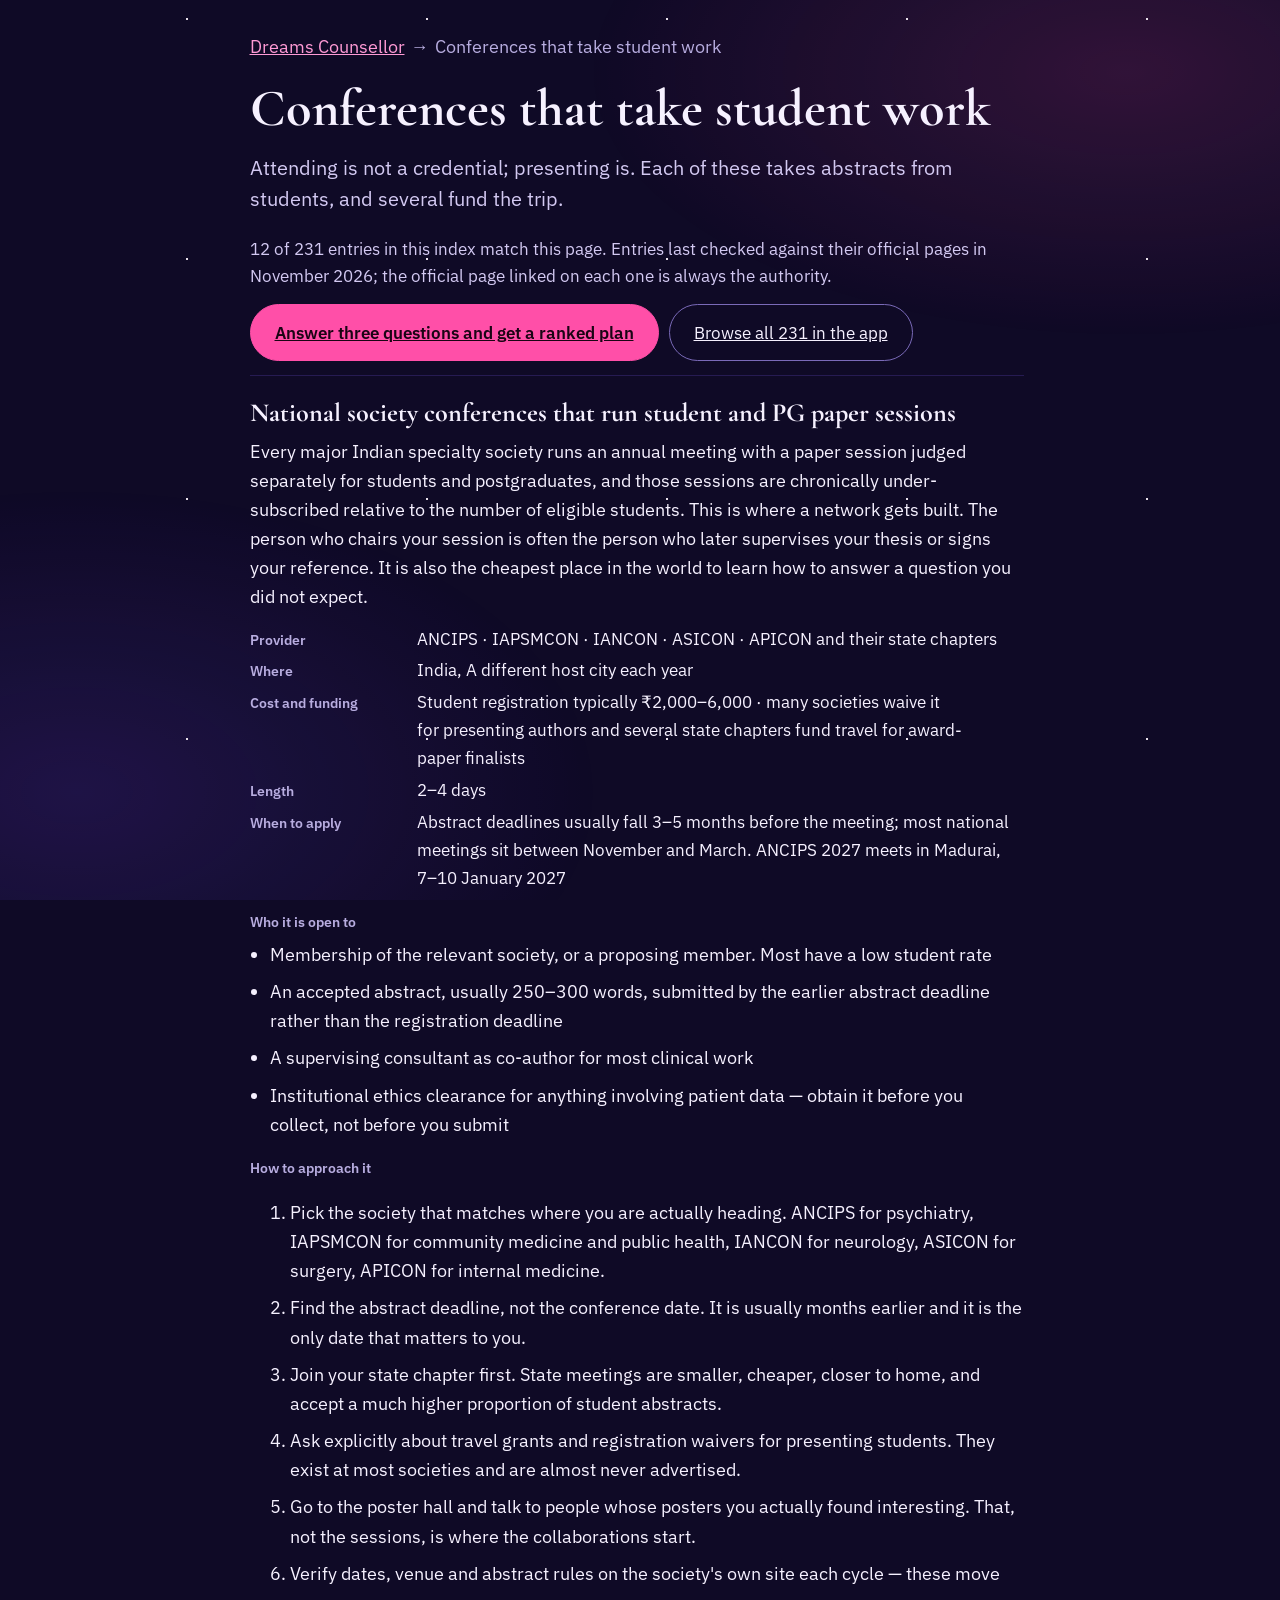
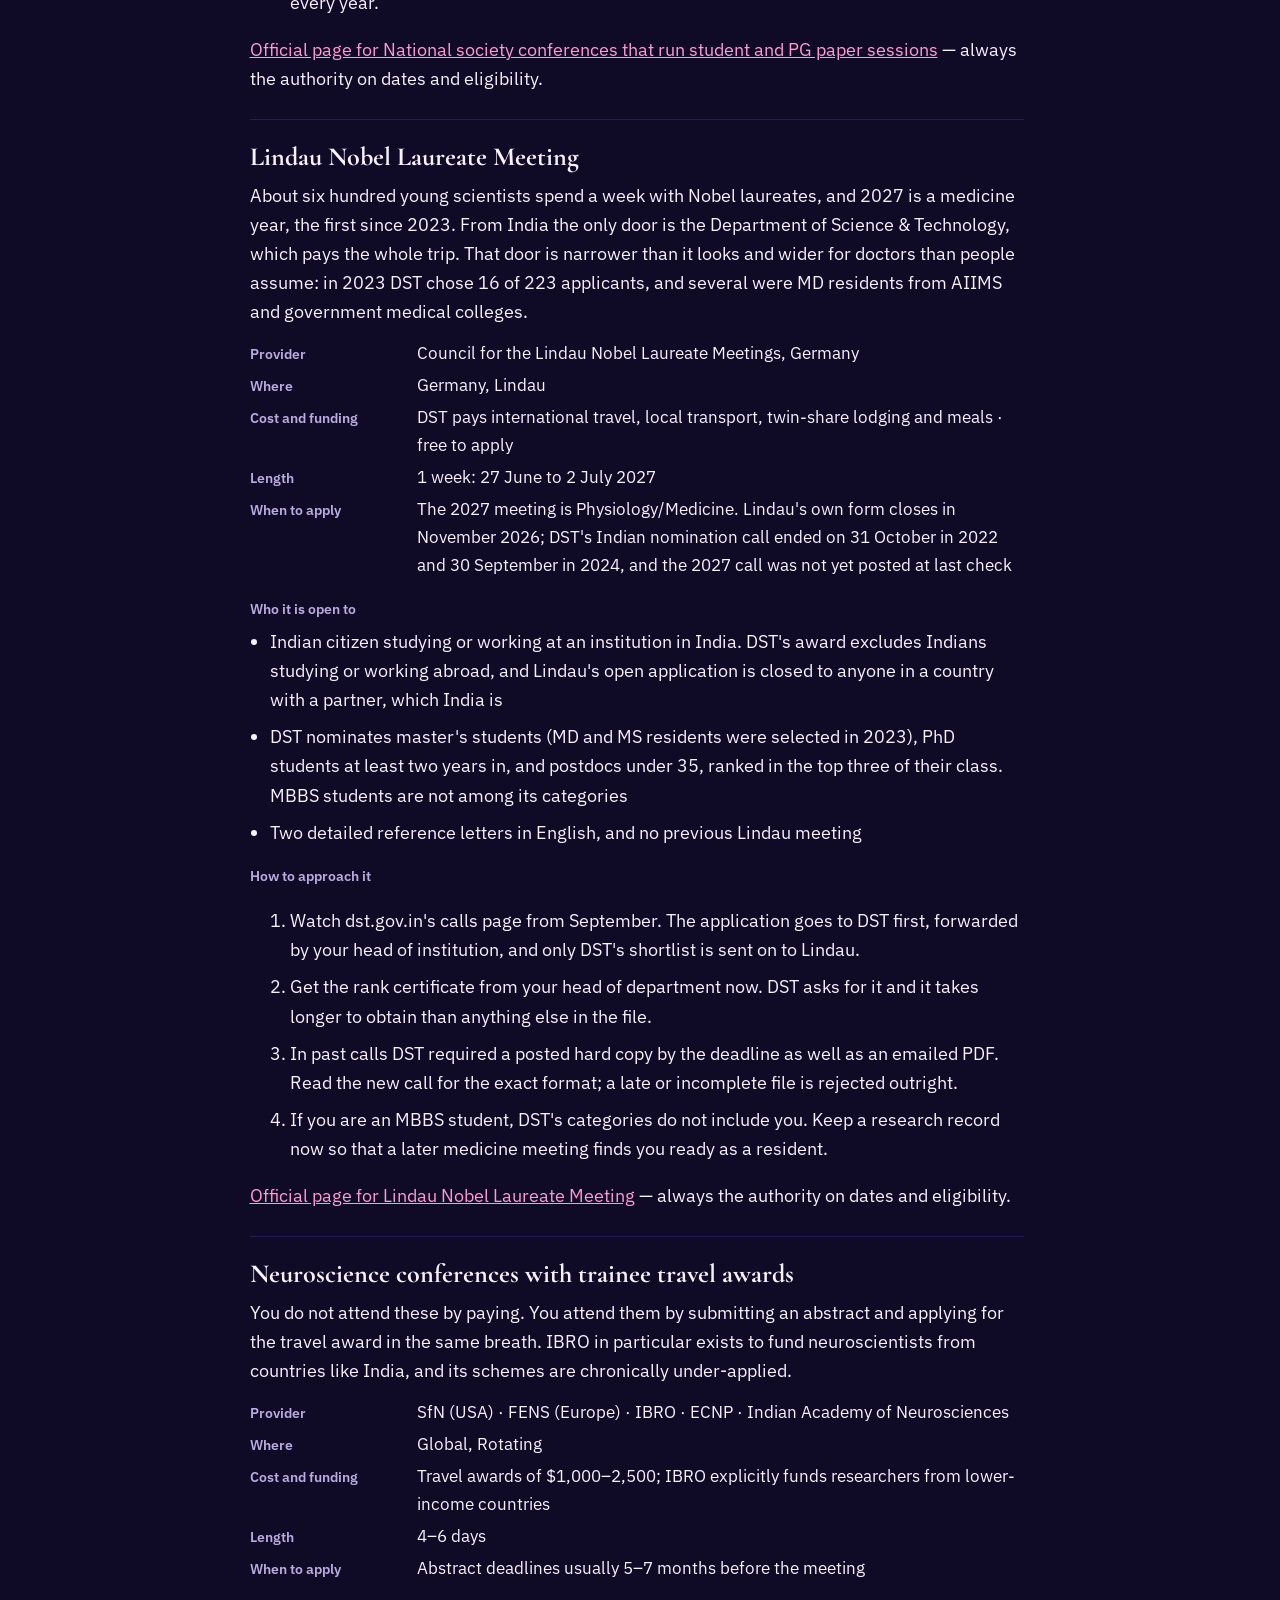
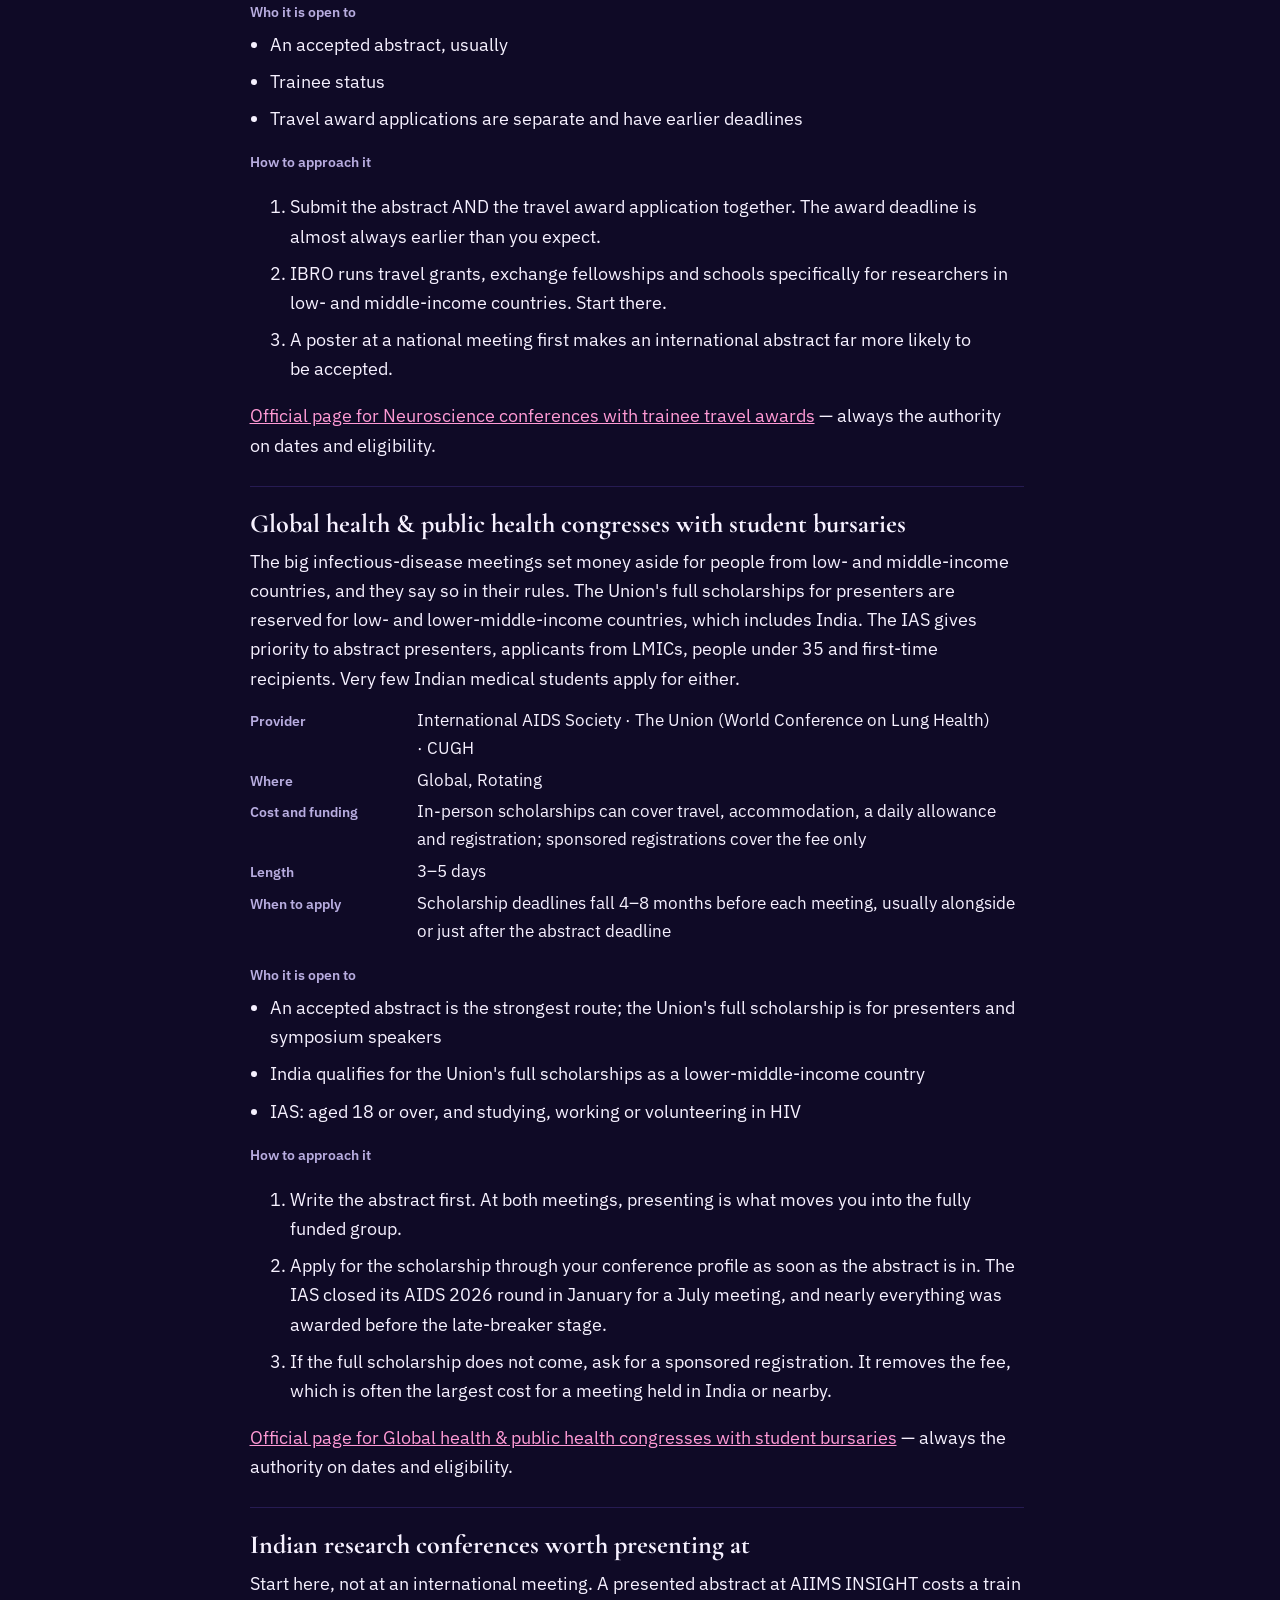
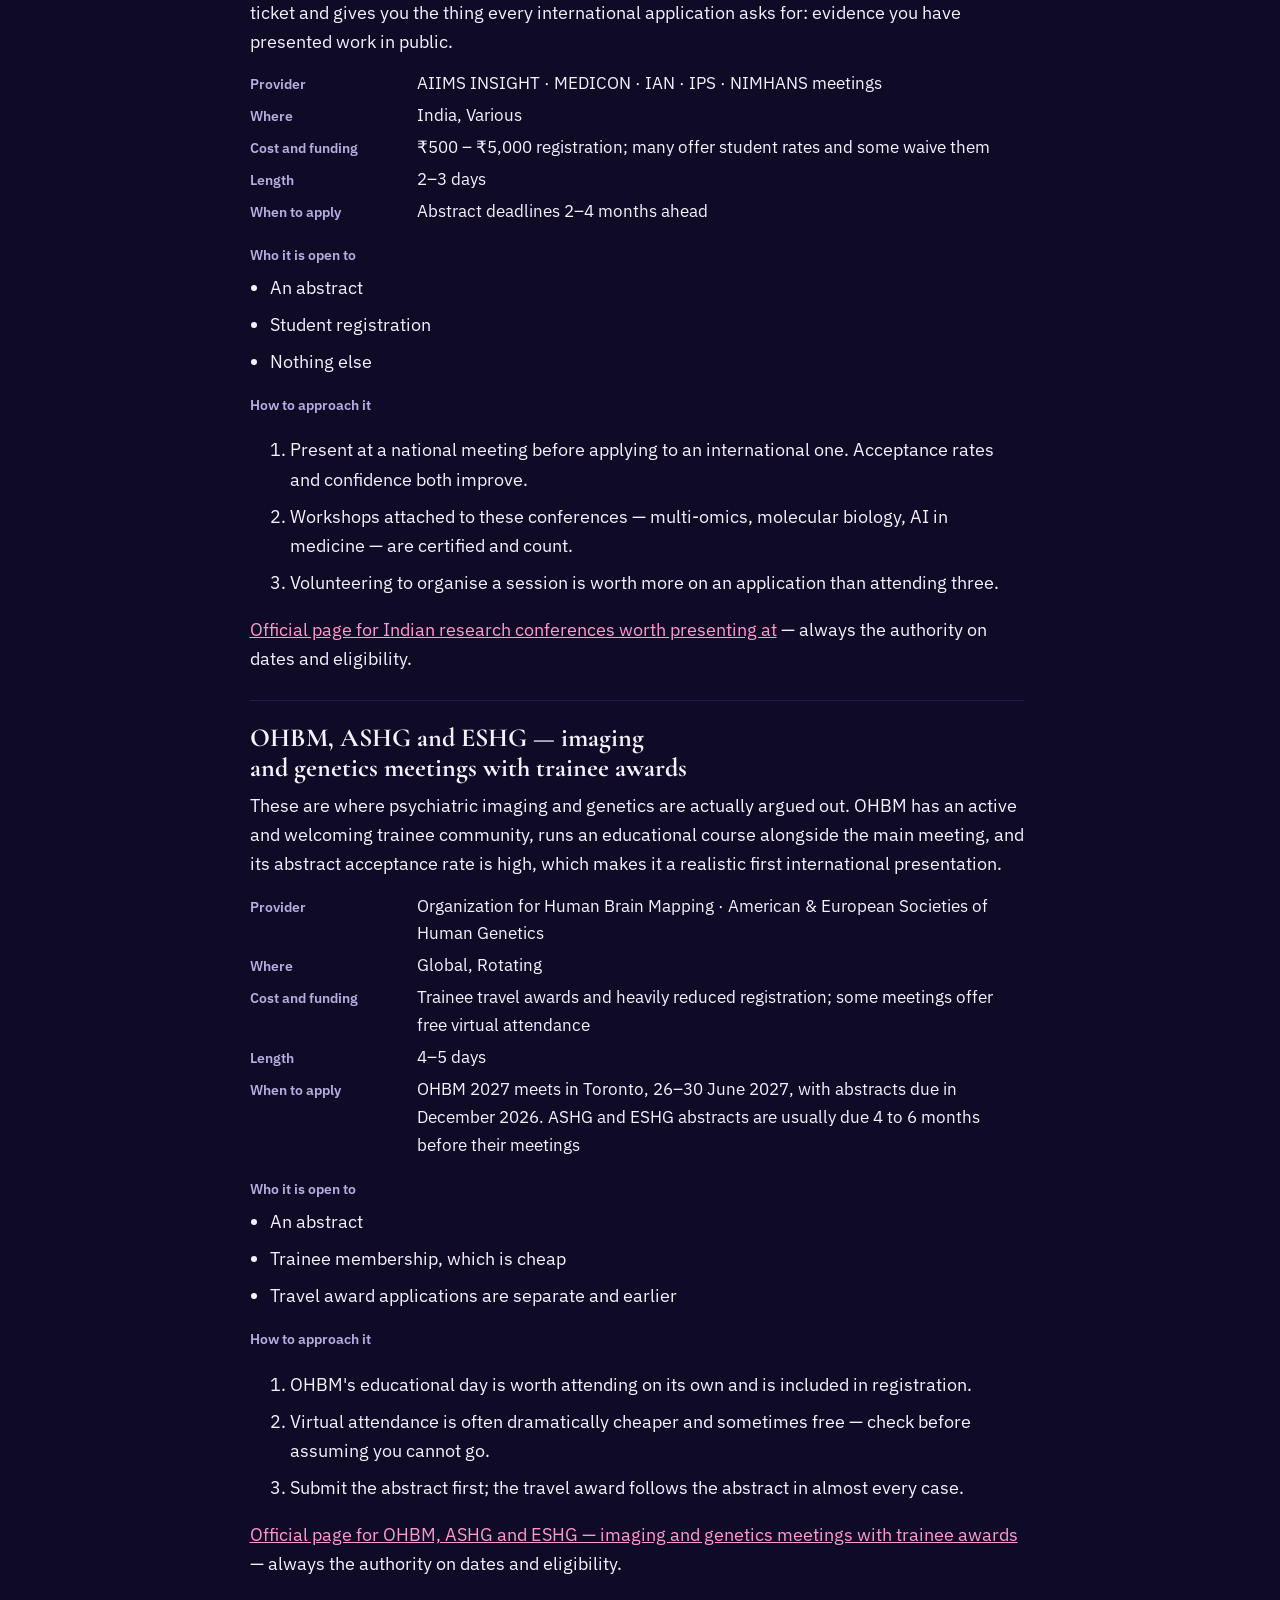
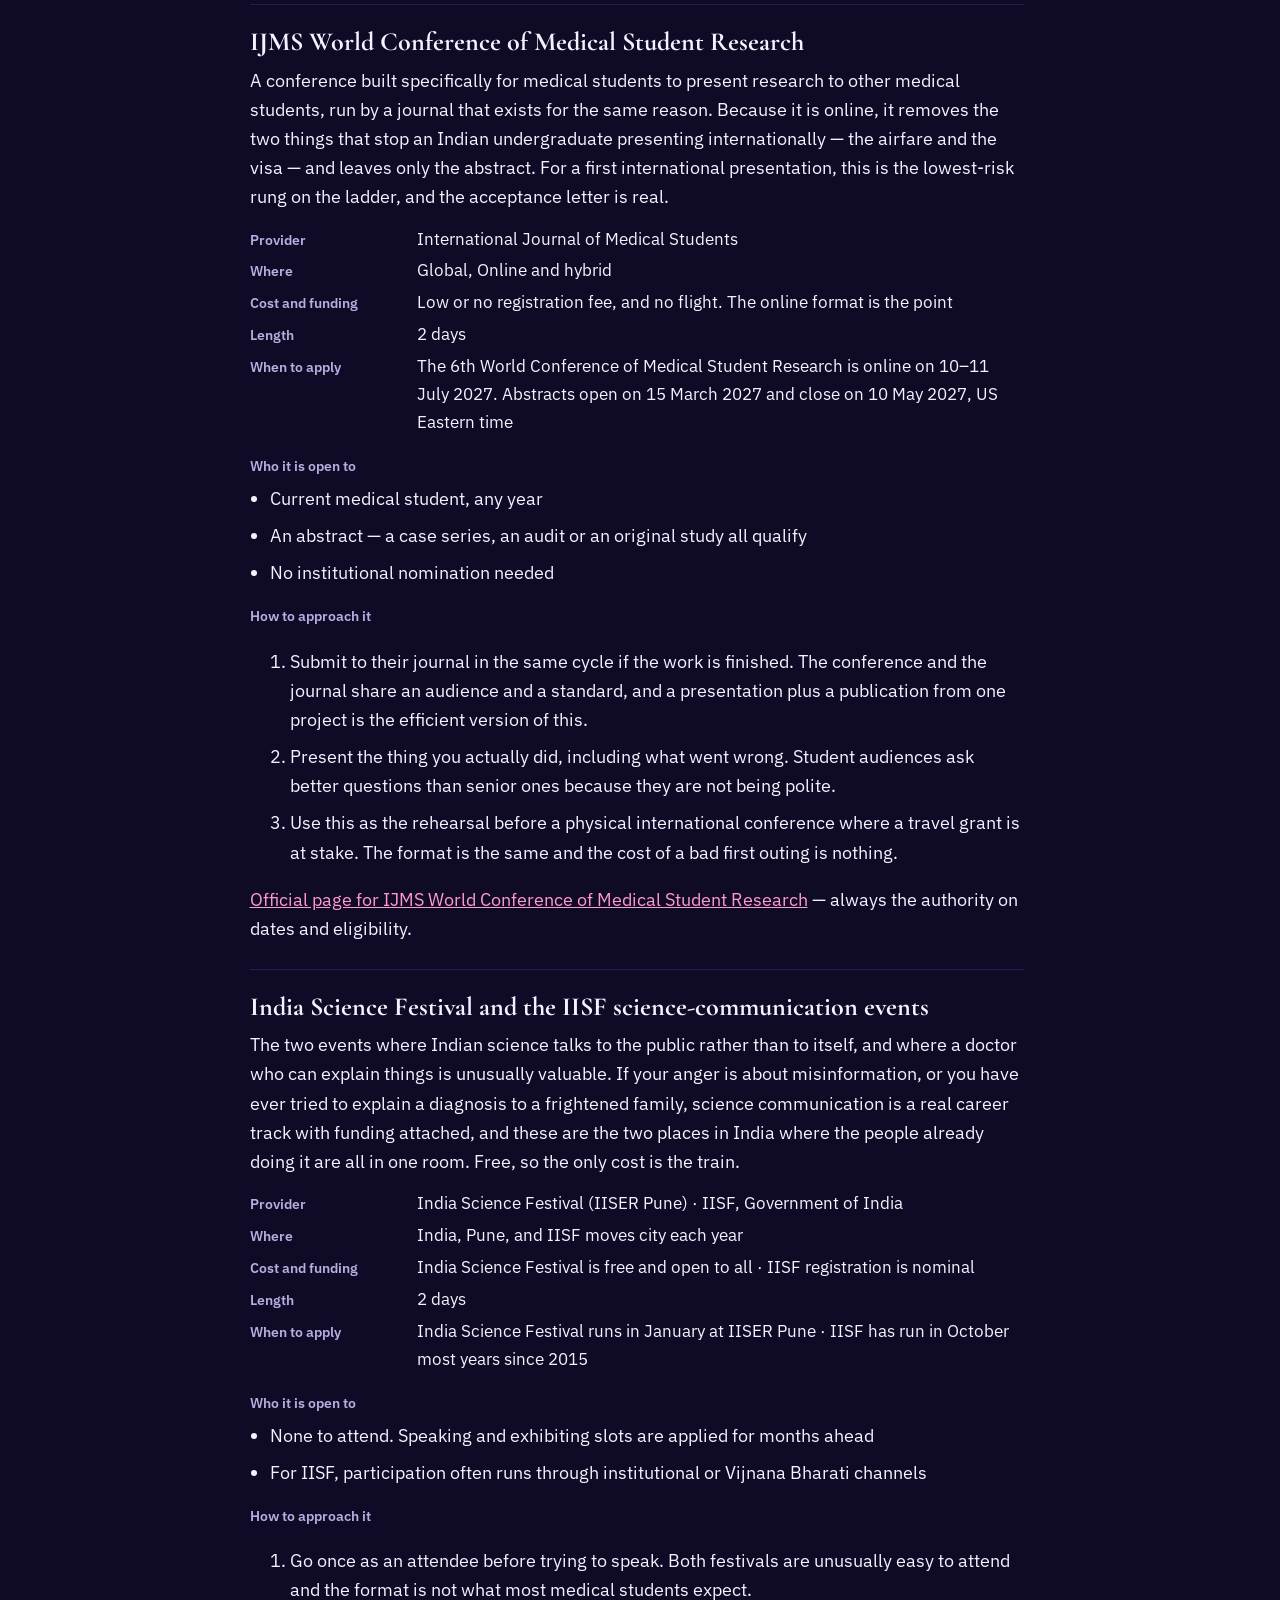
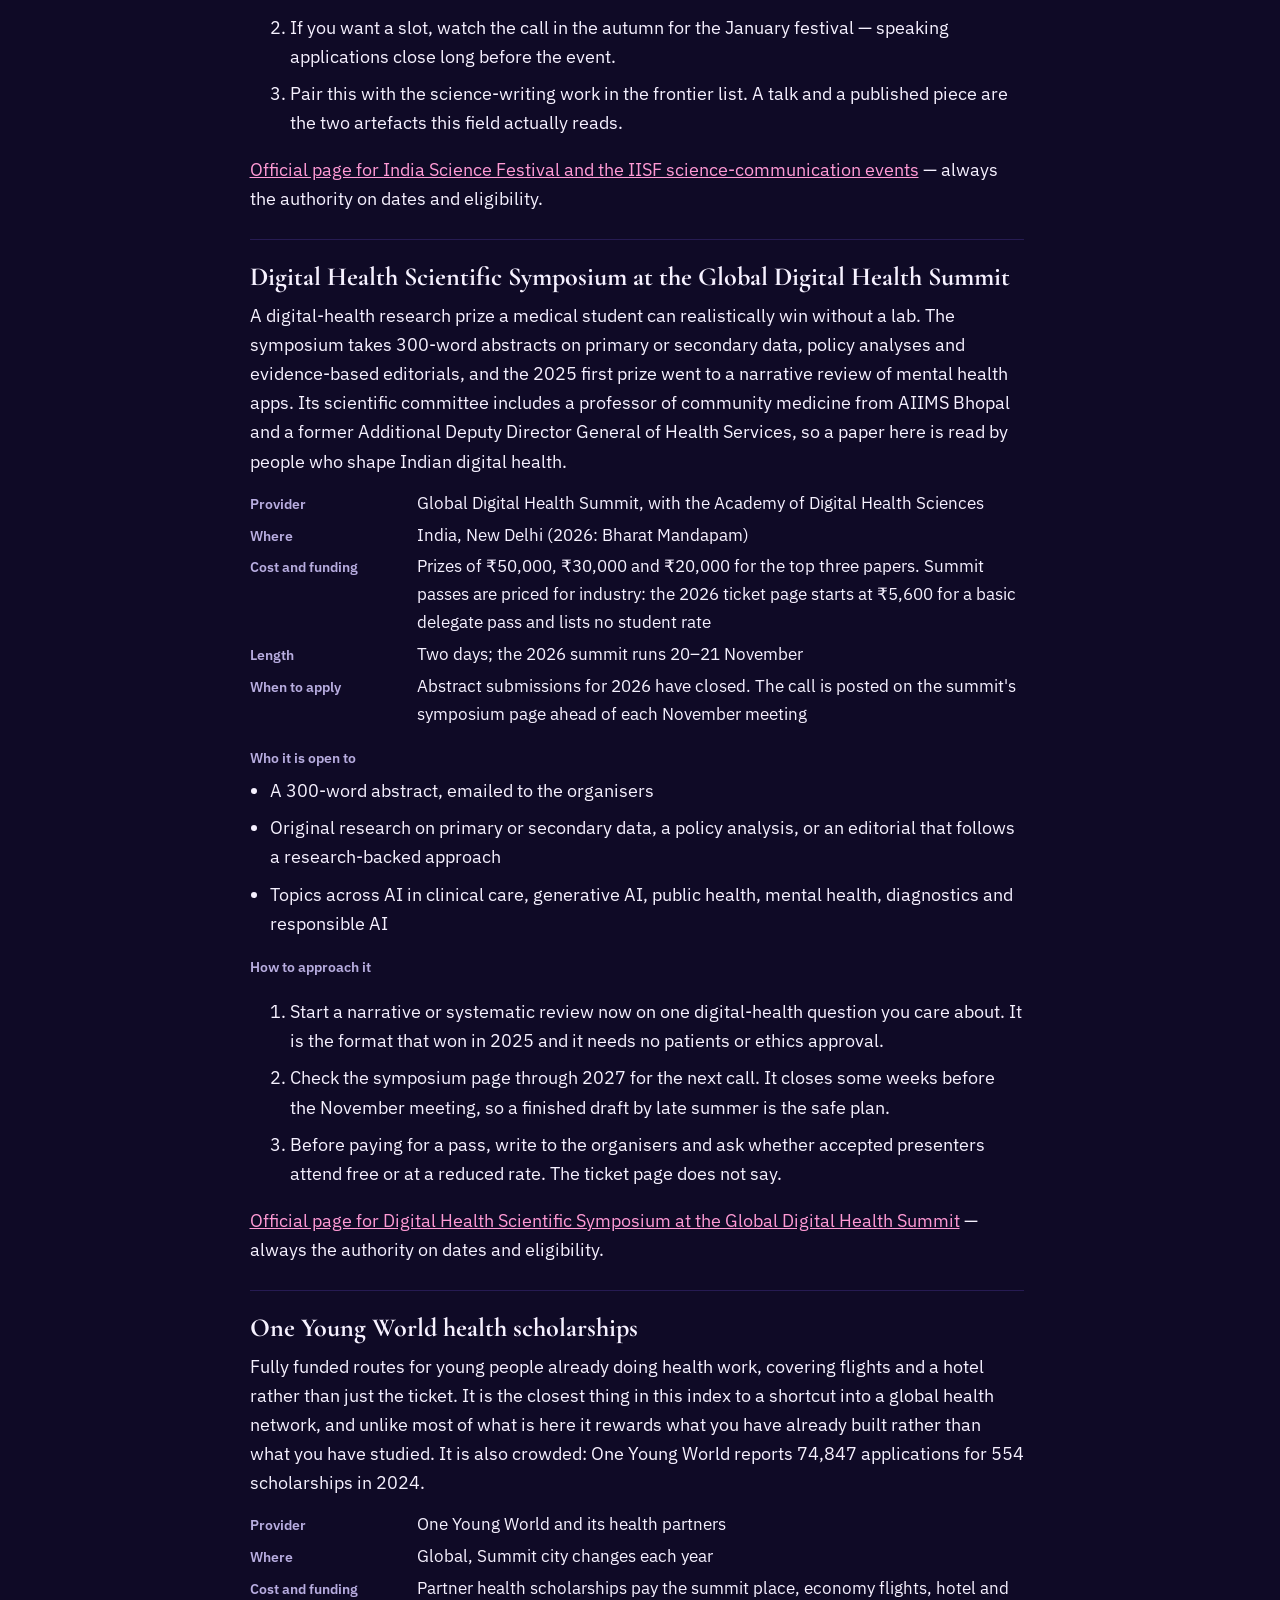
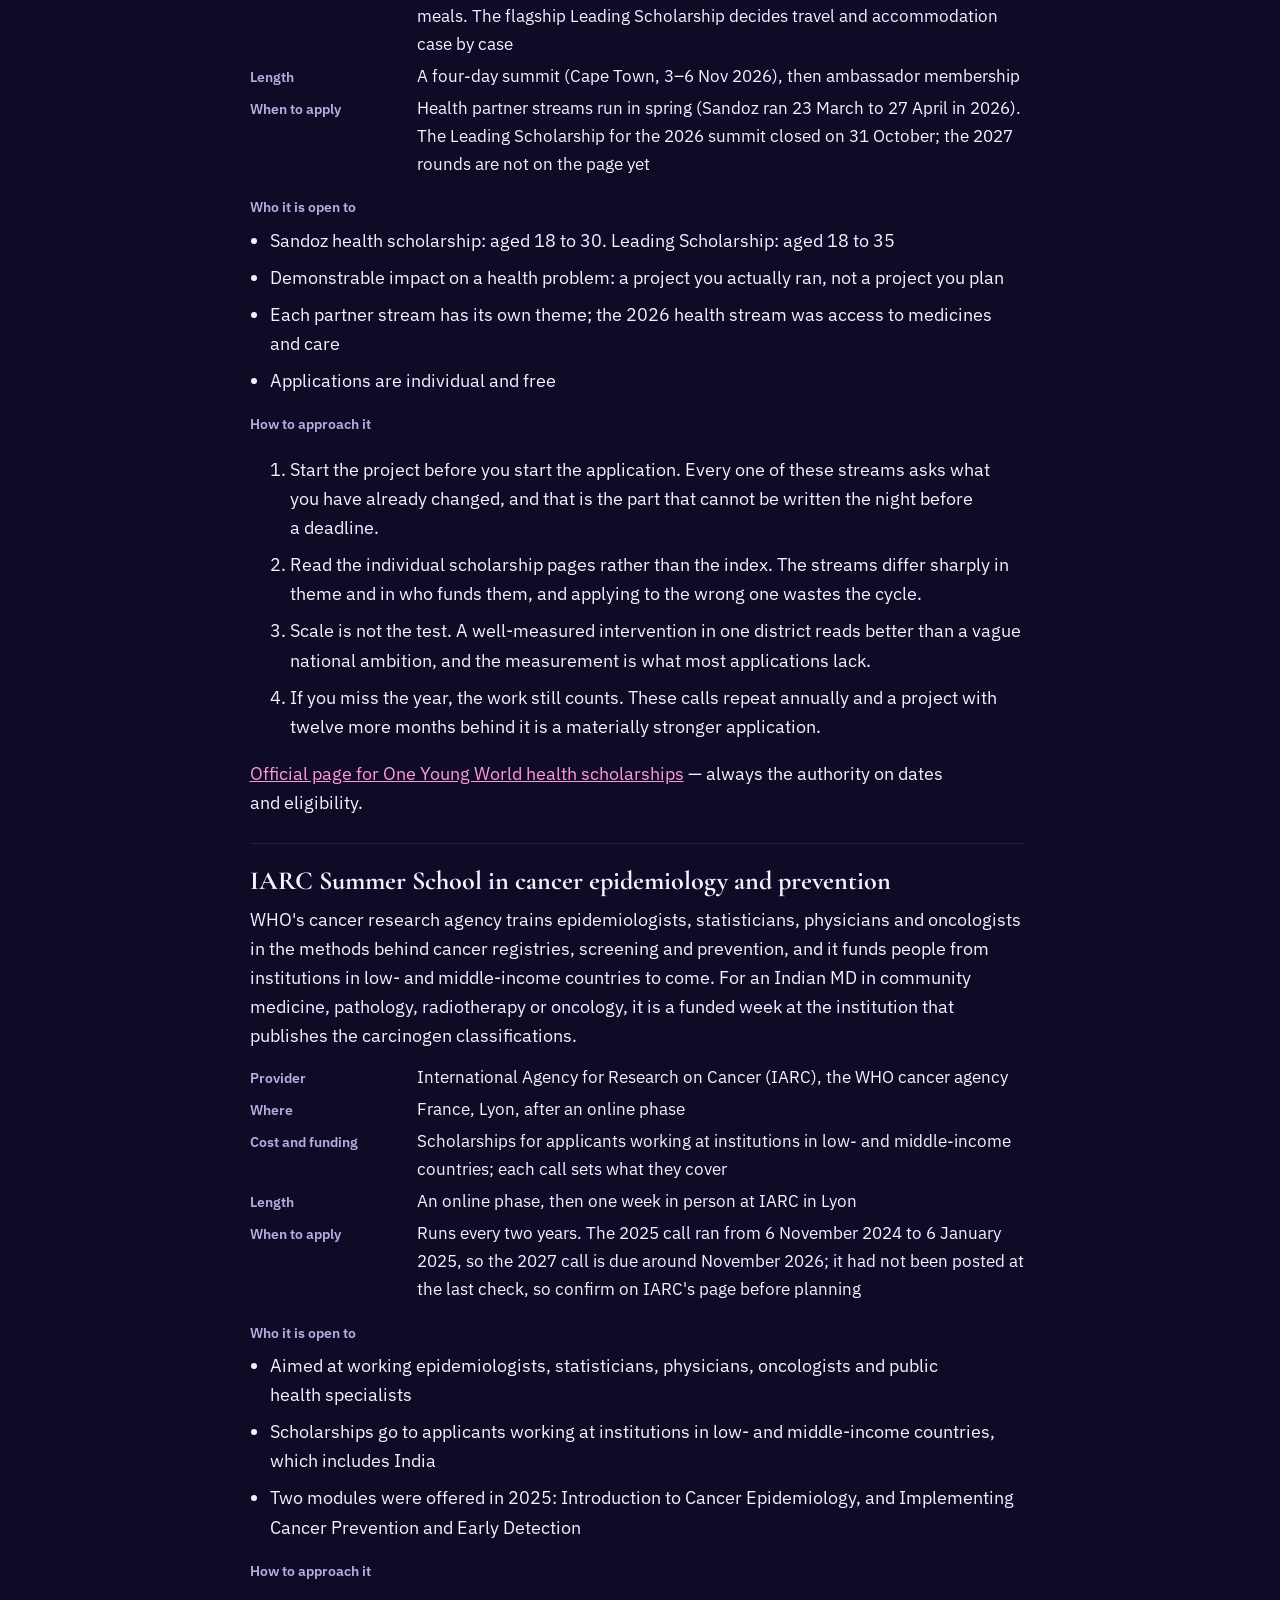
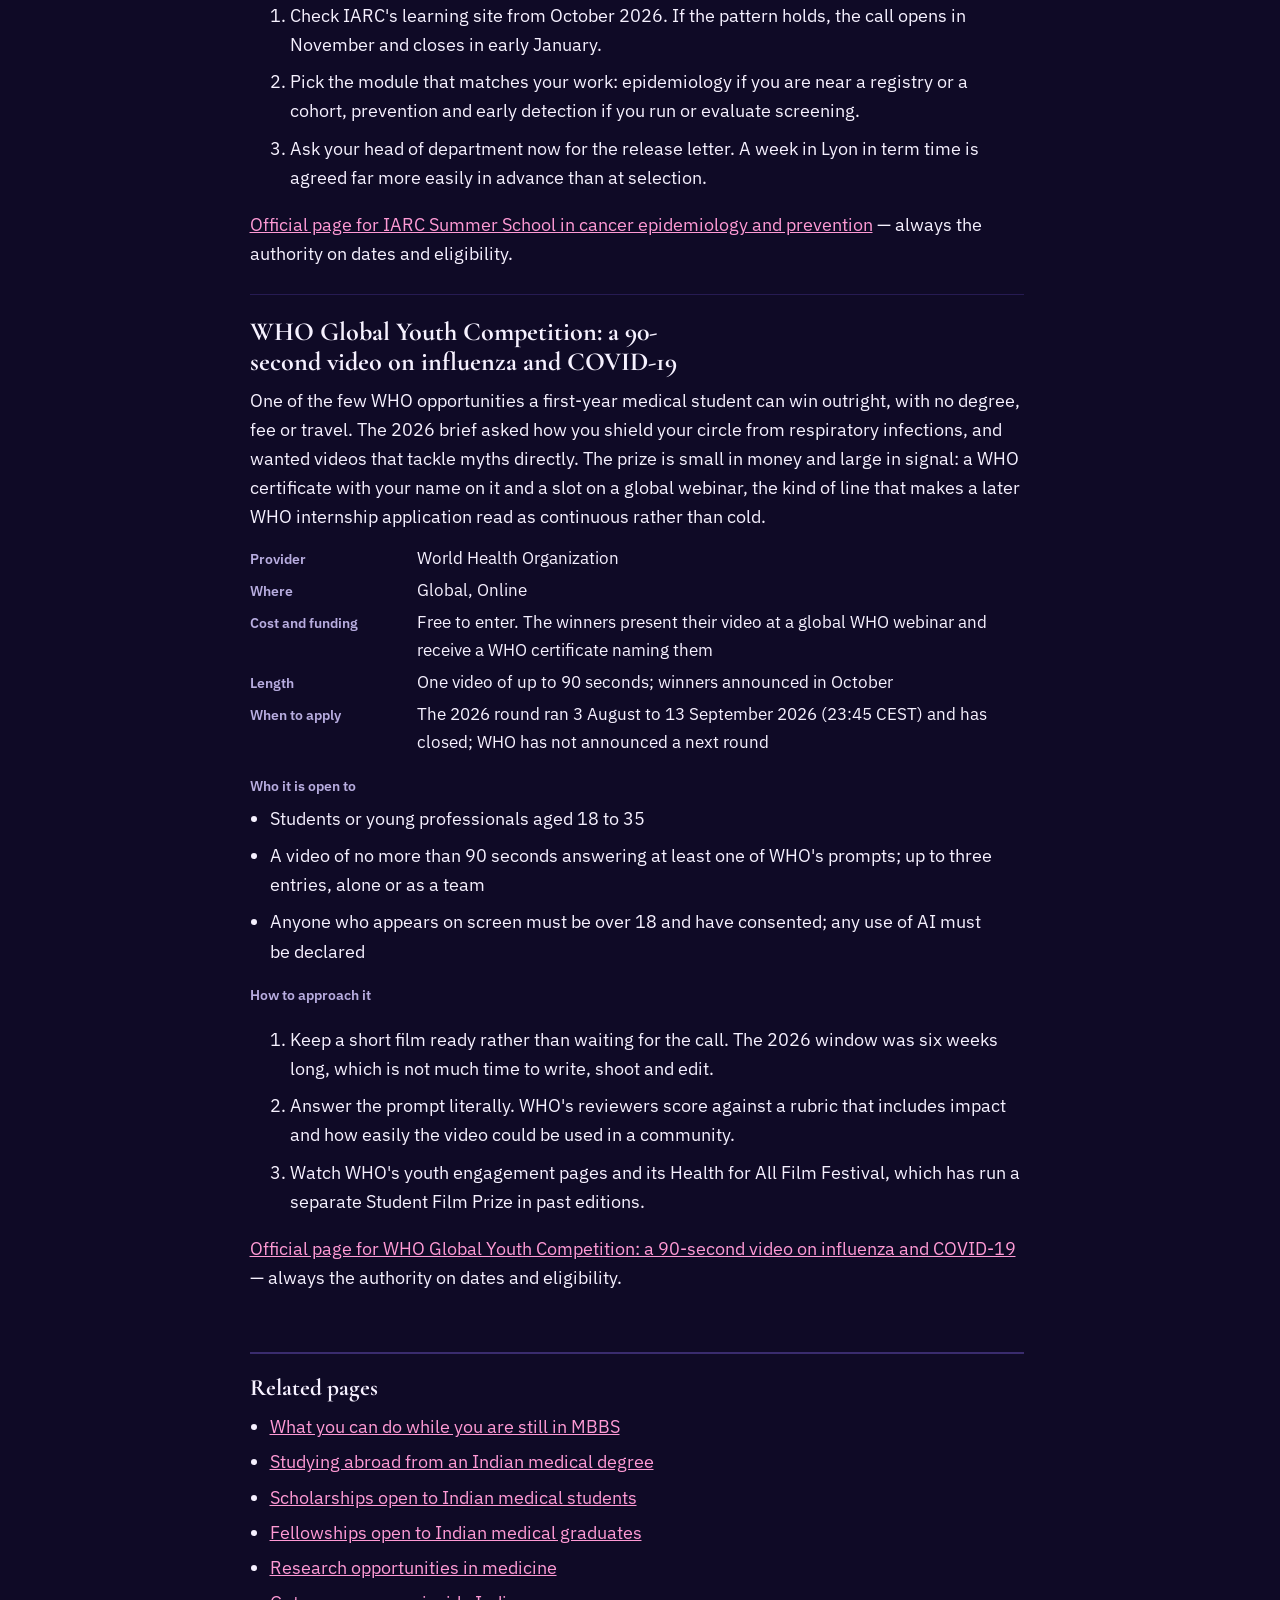
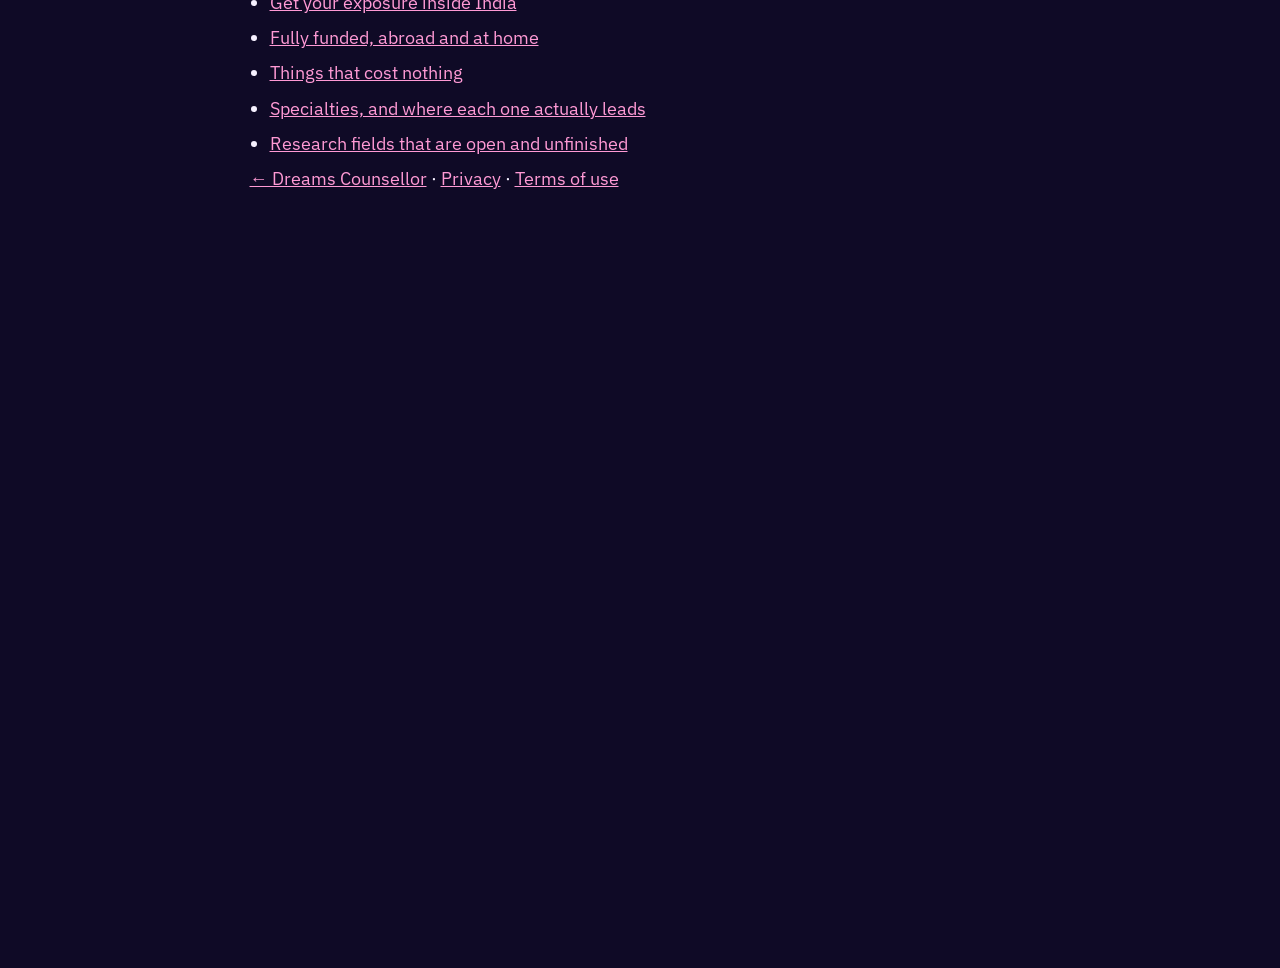
<file: conferences/index.html>
<!DOCTYPE html>
<html lang="en">
<head>
<meta charset="utf-8" />
<meta name="viewport" content="width=device-width, initial-scale=1" />
<title>Conferences where medical students can present — Dreams Counsellor</title>
<meta name="description" content="Conferences and congresses that accept student abstracts, with travel awards and student rates where they exist." />
<meta name="robots" content="index, follow, max-image-preview:large" />
<link rel="canonical" href="https://aryanmanhas12.github.io/DREAMS/conferences/" />
<meta name="theme-color" content="#0F0A26" media="(prefers-color-scheme: light)" />
<meta name="theme-color" content="#0F0A26" media="(prefers-color-scheme: dark)" />

<meta property="og:type" content="website" />
<meta property="og:site_name" content="Dreams Counsellor" />
<meta property="og:title" content="Conferences where medical students can present" />
<meta property="og:description" content="Conferences and congresses that accept student abstracts, with travel awards and student rates where they exist." />
<meta property="og:url" content="https://aryanmanhas12.github.io/DREAMS/conferences/" />
<meta property="og:image" content="https://aryanmanhas12.github.io/DREAMS/assets/og/conferences.png" />
<meta property="og:image:width" content="1200" />
<meta property="og:image:height" content="630" />
<meta property="og:image:alt" content="Conferences that take student work — 12 of 231 entries in the Dreams Counsellor index, beside a globe marking the countries they lead to." />
<meta name="twitter:card" content="summary_large_image" />
<meta name="twitter:title" content="Conferences where medical students can present" />
<meta name="twitter:description" content="Conferences and congresses that accept student abstracts, with travel awards and student rates where they exist." />
<meta name="twitter:image" content="https://aryanmanhas12.github.io/DREAMS/assets/og/conferences.png" />

<link rel="icon" href="data:image/svg+xml,%3Csvg xmlns='http://www.w3.org/2000/svg' viewBox='0 0 32 32'%3E%3Crect width='32' height='32' rx='7' fill='%230F0A26'/%3E%3Ccircle cx='16' cy='16' r='12.5' fill='none' stroke='%23B79BFF' stroke-width='2.4'/%3E%3Cellipse cx='16' cy='16' rx='5.5' ry='12.5' fill='none' stroke='%23B79BFF' stroke-width='1.5'/%3E%3Cline x1='3.5' y1='16' x2='28.5' y2='16' stroke='%23B79BFF' stroke-width='1.5'/%3E%3Ccircle cx='20.5' cy='19.5' r='4.2' fill='%230F0A26'/%3E%3Ccircle cx='20.5' cy='19.5' r='3' fill='%23FF4FA8'/%3E%3C/svg%3E" />
<link rel="apple-touch-icon" href="../assets/icons/apple-touch-icon.png" />
<link rel="stylesheet" href="../assets/styles.css" />
<script type="application/ld+json">
{
 "@context": "https://schema.org",
 "@graph": [
  {
   "@type": "BreadcrumbList",
   "itemListElement": [
    {
     "@type": "ListItem",
     "position": 1,
     "name": "Dreams Counsellor",
     "item": "https://aryanmanhas12.github.io/DREAMS/"
    },
    {
     "@type": "ListItem",
     "position": 2,
     "name": "Conferences that take student work",
     "item": "https://aryanmanhas12.github.io/DREAMS/conferences/"
    }
   ]
  },
  {
   "@type": "CollectionPage",
   "@id": "https://aryanmanhas12.github.io/DREAMS/conferences/",
   "url": "https://aryanmanhas12.github.io/DREAMS/conferences/",
   "name": "Conferences where medical students can present",
   "description": "Conferences and congresses that accept student abstracts, with travel awards and student rates where they exist.",
   "inLanguage": "en",
   "isPartOf": {
    "@type": "WebSite",
    "name": "Dreams Counsellor",
    "url": "https://aryanmanhas12.github.io/DREAMS/"
   },
   "mainEntity": {
    "@type": "ItemList",
    "numberOfItems": 12,
    "itemListElement": [
     {
      "@type": "ListItem",
      "position": 1,
      "name": "National society conferences that run student and PG paper sessions",
      "url": "https://www.indianpsychiatricsociety.org/"
     },
     {
      "@type": "ListItem",
      "position": 2,
      "name": "Lindau Nobel Laureate Meeting",
      "url": "https://www.lindau-nobel.org/young-scientists/"
     },
     {
      "@type": "ListItem",
      "position": 3,
      "name": "Neuroscience conferences with trainee travel awards",
      "url": "https://ibro.org/grants/"
     },
     {
      "@type": "ListItem",
      "position": 4,
      "name": "Global health & public health congresses with student bursaries",
      "url": "https://www.iasociety.org/scholarships"
     },
     {
      "@type": "ListItem",
      "position": 5,
      "name": "Indian research conferences worth presenting at",
      "url": "https://www.aiims.edu/"
     },
     {
      "@type": "ListItem",
      "position": 6,
      "name": "OHBM, ASHG and ESHG — imaging and genetics meetings with trainee awards",
      "url": "https://humanbrainmapping.org/ohbm-2027/"
     },
     {
      "@type": "ListItem",
      "position": 7,
      "name": "IJMS World Conference of Medical Student Research",
      "url": "https://ijms.info/IJMS/Conference/welcome"
     },
     {
      "@type": "ListItem",
      "position": 8,
      "name": "India Science Festival and the IISF science-communication events",
      "url": "https://www.indiasciencefest.org/"
     },
     {
      "@type": "ListItem",
      "position": 9,
      "name": "Digital Health Scientific Symposium at the Global Digital Health Summit",
      "url": "https://www.globalsummit.health/scientific_symposium26"
     },
     {
      "@type": "ListItem",
      "position": 10,
      "name": "One Young World health scholarships",
      "url": "https://www.oneyoungworld.com/scholarships"
     },
     {
      "@type": "ListItem",
      "position": 11,
      "name": "IARC Summer School in cancer epidemiology and prevention",
      "url": "https://learning.iarc.fr/"
     },
     {
      "@type": "ListItem",
      "position": 12,
      "name": "WHO Global Youth Competition: a 90-second video on influenza and COVID-19",
      "url": "https://www.who.int/news-room/events/detail/2026/08/03/default-calendar/global-youth-competition-advocating-for-influenza-and-covid-19-prevention-and-control"
     }
    ]
   }
  }
 ]
}
</script>
</head>
<body>
<div class="sky sky-static" aria-hidden="true"></div>
<main class="wrap doc-page listing-page">

  <nav class="crumbs" aria-label="Breadcrumb">
    <ol>
      <li><a href="../">Dreams Counsellor</a></li>
      <li aria-current="page">Conferences that take student work</li>
    </ol>
  </nav>

  <h1>Conferences that take student work</h1>
  <p class="doc-lede">Attending is not a credential; presenting is. Each of these takes abstracts from students, and several fund the trip.</p>

  <p class="doc-small">12 of 231 entries in this index match this page. Entries last checked against their official pages in November 2026; the official page linked on each one is always the authority.</p>

  <p class="doc-actions">
    <a class="btn btn-primary" href="../">Answer three questions and get a ranked plan</a>
    <a class="btn btn-ghost" href="../#browse">Browse all 231 in the app</a>
  </p>

  <article class="listing" id="society-conferences-india">
    <h2>National society conferences that run student and PG paper sessions</h2>
    <p class="listing-why">Every major Indian specialty society runs an annual meeting with a paper session judged separately for students and postgraduates, and those sessions are chronically under-subscribed relative to the number of eligible students. This is where a network gets built. The person who chairs your session is often the person who later supervises your thesis or signs your reference. It is also the cheapest place in the world to learn how to answer a question you did not expect.</p>
    <dl class="listing-facts">
      <dt>Provider</dt><dd>ANCIPS · IAPSMCON · IANCON · ASICON · APICON and their state chapters</dd>
      <dt>Where</dt><dd>India, A different host city each year</dd>
      <dt>Cost and funding</dt><dd>Student registration typically ₹2,000–6,000 · many societies waive it for presenting authors and several state chapters fund travel for award-paper finalists</dd>
      <dt>Length</dt><dd>2–4 days</dd>
      <dt>When to apply</dt><dd>Abstract deadlines usually fall 3–5 months before the meeting; most national meetings sit between November and March. ANCIPS 2027 meets in Madurai, 7–10 January 2027</dd>
    </dl>
    <h3>Who it is open to</h3>
    <ul><li>Membership of the relevant society, or a proposing member. Most have a low student rate</li><li>An accepted abstract, usually 250–300 words, submitted by the earlier abstract deadline rather than the registration deadline</li><li>A supervising consultant as co-author for most clinical work</li><li>Institutional ethics clearance for anything involving patient data — obtain it before you collect, not before you submit</li></ul>
    <h3>How to approach it</h3>
    <ol><li>Pick the society that matches where you are actually heading. ANCIPS for psychiatry, IAPSMCON for community medicine and public health, IANCON for neurology, ASICON for surgery, APICON for internal medicine.</li><li>Find the abstract deadline, not the conference date. It is usually months earlier and it is the only date that matters to you.</li><li>Join your state chapter first. State meetings are smaller, cheaper, closer to home, and accept a much higher proportion of student abstracts.</li><li>Ask explicitly about travel grants and registration waivers for presenting students. They exist at most societies and are almost never advertised.</li><li>Go to the poster hall and talk to people whose posters you actually found interesting. That, not the sessions, is where the collaborations start.</li><li>Verify dates, venue and abstract rules on the society's own site each cycle — these move every year.</li></ol>
    <p class="listing-link"><a href="https://www.indianpsychiatricsociety.org/" rel="noopener nofollow" target="_blank">Official page for National society conferences that run student and PG paper sessions</a> — always the authority on dates and eligibility.</p>
  </article>

  <article class="listing" id="lindau">
    <h2>Lindau Nobel Laureate Meeting</h2>
    <p class="listing-why">About six hundred young scientists spend a week with Nobel laureates, and 2027 is a medicine year, the first since 2023. From India the only door is the Department of Science &amp; Technology, which pays the whole trip. That door is narrower than it looks and wider for doctors than people assume: in 2023 DST chose 16 of 223 applicants, and several were MD residents from AIIMS and government medical colleges.</p>
    <dl class="listing-facts">
      <dt>Provider</dt><dd>Council for the Lindau Nobel Laureate Meetings, Germany</dd>
      <dt>Where</dt><dd>Germany, Lindau</dd>
      <dt>Cost and funding</dt><dd>DST pays international travel, local transport, twin-share lodging and meals · free to apply</dd>
      <dt>Length</dt><dd>1 week: 27 June to 2 July 2027</dd>
      <dt>When to apply</dt><dd>The 2027 meeting is Physiology/Medicine. Lindau's own form closes in November 2026; DST's Indian nomination call ended on 31 October in 2022 and 30 September in 2024, and the 2027 call was not yet posted at last check</dd>
    </dl>
    <h3>Who it is open to</h3>
    <ul><li>Indian citizen studying or working at an institution in India. DST's award excludes Indians studying or working abroad, and Lindau's open application is closed to anyone in a country with a partner, which India is</li><li>DST nominates master's students (MD and MS residents were selected in 2023), PhD students at least two years in, and postdocs under 35, ranked in the top three of their class. MBBS students are not among its categories</li><li>Two detailed reference letters in English, and no previous Lindau meeting</li></ul>
    <h3>How to approach it</h3>
    <ol><li>Watch dst.gov.in's calls page from September. The application goes to DST first, forwarded by your head of institution, and only DST's shortlist is sent on to Lindau.</li><li>Get the rank certificate from your head of department now. DST asks for it and it takes longer to obtain than anything else in the file.</li><li>In past calls DST required a posted hard copy by the deadline as well as an emailed PDF. Read the new call for the exact format; a late or incomplete file is rejected outright.</li><li>If you are an MBBS student, DST's categories do not include you. Keep a research record now so that a later medicine meeting finds you ready as a resident.</li></ol>
    <p class="listing-link"><a href="https://www.lindau-nobel.org/young-scientists/" rel="noopener nofollow" target="_blank">Official page for Lindau Nobel Laureate Meeting</a> — always the authority on dates and eligibility.</p>
  </article>

  <article class="listing" id="conf-neuro">
    <h2>Neuroscience conferences with trainee travel awards</h2>
    <p class="listing-why">You do not attend these by paying. You attend them by submitting an abstract and applying for the travel award in the same breath. IBRO in particular exists to fund neuroscientists from countries like India, and its schemes are chronically under-applied.</p>
    <dl class="listing-facts">
      <dt>Provider</dt><dd>SfN (USA) · FENS (Europe) · IBRO · ECNP · Indian Academy of Neurosciences</dd>
      <dt>Where</dt><dd>Global, Rotating</dd>
      <dt>Cost and funding</dt><dd>Travel awards of $1,000–2,500; IBRO explicitly funds researchers from lower-income countries</dd>
      <dt>Length</dt><dd>4–6 days</dd>
      <dt>When to apply</dt><dd>Abstract deadlines usually 5–7 months before the meeting</dd>
    </dl>
    <h3>Who it is open to</h3>
    <ul><li>An accepted abstract, usually</li><li>Trainee status</li><li>Travel award applications are separate and have earlier deadlines</li></ul>
    <h3>How to approach it</h3>
    <ol><li>Submit the abstract AND the travel award application together. The award deadline is almost always earlier than you expect.</li><li>IBRO runs travel grants, exchange fellowships and schools specifically for researchers in low- and middle-income countries. Start there.</li><li>A poster at a national meeting first makes an international abstract far more likely to be accepted.</li></ol>
    <p class="listing-link"><a href="https://ibro.org/grants/" rel="noopener nofollow" target="_blank">Official page for Neuroscience conferences with trainee travel awards</a> — always the authority on dates and eligibility.</p>
  </article>

  <article class="listing" id="conf-globalhealth">
    <h2>Global health &amp; public health congresses with student bursaries</h2>
    <p class="listing-why">The big infectious-disease meetings set money aside for people from low- and middle-income countries, and they say so in their rules. The Union's full scholarships for presenters are reserved for low- and lower-middle-income countries, which includes India. The IAS gives priority to abstract presenters, applicants from LMICs, people under 35 and first-time recipients. Very few Indian medical students apply for either.</p>
    <dl class="listing-facts">
      <dt>Provider</dt><dd>International AIDS Society · The Union (World Conference on Lung Health) · CUGH</dd>
      <dt>Where</dt><dd>Global, Rotating</dd>
      <dt>Cost and funding</dt><dd>In-person scholarships can cover travel, accommodation, a daily allowance and registration; sponsored registrations cover the fee only</dd>
      <dt>Length</dt><dd>3–5 days</dd>
      <dt>When to apply</dt><dd>Scholarship deadlines fall 4–8 months before each meeting, usually alongside or just after the abstract deadline</dd>
    </dl>
    <h3>Who it is open to</h3>
    <ul><li>An accepted abstract is the strongest route; the Union's full scholarship is for presenters and symposium speakers</li><li>India qualifies for the Union's full scholarships as a lower-middle-income country</li><li>IAS: aged 18 or over, and studying, working or volunteering in HIV</li></ul>
    <h3>How to approach it</h3>
    <ol><li>Write the abstract first. At both meetings, presenting is what moves you into the fully funded group.</li><li>Apply for the scholarship through your conference profile as soon as the abstract is in. The IAS closed its AIDS 2026 round in January for a July meeting, and nearly everything was awarded before the late-breaker stage.</li><li>If the full scholarship does not come, ask for a sponsored registration. It removes the fee, which is often the largest cost for a meeting held in India or nearby.</li></ol>
    <p class="listing-link"><a href="https://www.iasociety.org/scholarships" rel="noopener nofollow" target="_blank">Official page for Global health &amp; public health congresses with student bursaries</a> — always the authority on dates and eligibility.</p>
  </article>

  <article class="listing" id="conf-india">
    <h2>Indian research conferences worth presenting at</h2>
    <p class="listing-why">Start here, not at an international meeting. A presented abstract at AIIMS INSIGHT costs a train ticket and gives you the thing every international application asks for: evidence you have presented work in public.</p>
    <dl class="listing-facts">
      <dt>Provider</dt><dd>AIIMS INSIGHT · MEDICON · IAN · IPS · NIMHANS meetings</dd>
      <dt>Where</dt><dd>India, Various</dd>
      <dt>Cost and funding</dt><dd>₹500 – ₹5,000 registration; many offer student rates and some waive them</dd>
      <dt>Length</dt><dd>2–3 days</dd>
      <dt>When to apply</dt><dd>Abstract deadlines 2–4 months ahead</dd>
    </dl>
    <h3>Who it is open to</h3>
    <ul><li>An abstract</li><li>Student registration</li><li>Nothing else</li></ul>
    <h3>How to approach it</h3>
    <ol><li>Present at a national meeting before applying to an international one. Acceptance rates and confidence both improve.</li><li>Workshops attached to these conferences — multi-omics, molecular biology, AI in medicine — are certified and count.</li><li>Volunteering to organise a session is worth more on an application than attending three.</li></ol>
    <p class="listing-link"><a href="https://www.aiims.edu/" rel="noopener nofollow" target="_blank">Official page for Indian research conferences worth presenting at</a> — always the authority on dates and eligibility.</p>
  </article>

  <article class="listing" id="ohbm-ashg">
    <h2>OHBM, ASHG and ESHG — imaging and genetics meetings with trainee awards</h2>
    <p class="listing-why">These are where psychiatric imaging and genetics are actually argued out. OHBM has an active and welcoming trainee community, runs an educational course alongside the main meeting, and its abstract acceptance rate is high, which makes it a realistic first international presentation.</p>
    <dl class="listing-facts">
      <dt>Provider</dt><dd>Organization for Human Brain Mapping · American &amp; European Societies of Human Genetics</dd>
      <dt>Where</dt><dd>Global, Rotating</dd>
      <dt>Cost and funding</dt><dd>Trainee travel awards and heavily reduced registration; some meetings offer free virtual attendance</dd>
      <dt>Length</dt><dd>4–5 days</dd>
      <dt>When to apply</dt><dd>OHBM 2027 meets in Toronto, 26–30 June 2027, with abstracts due in December 2026. ASHG and ESHG abstracts are usually due 4 to 6 months before their meetings</dd>
    </dl>
    <h3>Who it is open to</h3>
    <ul><li>An abstract</li><li>Trainee membership, which is cheap</li><li>Travel award applications are separate and earlier</li></ul>
    <h3>How to approach it</h3>
    <ol><li>OHBM's educational day is worth attending on its own and is included in registration.</li><li>Virtual attendance is often dramatically cheaper and sometimes free — check before assuming you cannot go.</li><li>Submit the abstract first; the travel award follows the abstract in almost every case.</li></ol>
    <p class="listing-link"><a href="https://humanbrainmapping.org/ohbm-2027/" rel="noopener nofollow" target="_blank">Official page for OHBM, ASHG and ESHG — imaging and genetics meetings with trainee awards</a> — always the authority on dates and eligibility.</p>
  </article>

  <article class="listing" id="ijms-wcmsr">
    <h2>IJMS World Conference of Medical Student Research</h2>
    <p class="listing-why">A conference built specifically for medical students to present research to other medical students, run by a journal that exists for the same reason. Because it is online, it removes the two things that stop an Indian undergraduate presenting internationally — the airfare and the visa — and leaves only the abstract. For a first international presentation, this is the lowest-risk rung on the ladder, and the acceptance letter is real.</p>
    <dl class="listing-facts">
      <dt>Provider</dt><dd>International Journal of Medical Students</dd>
      <dt>Where</dt><dd>Global, Online and hybrid</dd>
      <dt>Cost and funding</dt><dd>Low or no registration fee, and no flight. The online format is the point</dd>
      <dt>Length</dt><dd>2 days</dd>
      <dt>When to apply</dt><dd>The 6th World Conference of Medical Student Research is online on 10–11 July 2027. Abstracts open on 15 March 2027 and close on 10 May 2027, US Eastern time</dd>
    </dl>
    <h3>Who it is open to</h3>
    <ul><li>Current medical student, any year</li><li>An abstract — a case series, an audit or an original study all qualify</li><li>No institutional nomination needed</li></ul>
    <h3>How to approach it</h3>
    <ol><li>Submit to their journal in the same cycle if the work is finished. The conference and the journal share an audience and a standard, and a presentation plus a publication from one project is the efficient version of this.</li><li>Present the thing you actually did, including what went wrong. Student audiences ask better questions than senior ones because they are not being polite.</li><li>Use this as the rehearsal before a physical international conference where a travel grant is at stake. The format is the same and the cost of a bad first outing is nothing.</li></ol>
    <p class="listing-link"><a href="https://ijms.info/IJMS/Conference/welcome" rel="noopener nofollow" target="_blank">Official page for IJMS World Conference of Medical Student Research</a> — always the authority on dates and eligibility.</p>
  </article>

  <article class="listing" id="india-science-festival">
    <h2>India Science Festival and the IISF science-communication events</h2>
    <p class="listing-why">The two events where Indian science talks to the public rather than to itself, and where a doctor who can explain things is unusually valuable. If your anger is about misinformation, or you have ever tried to explain a diagnosis to a frightened family, science communication is a real career track with funding attached, and these are the two places in India where the people already doing it are all in one room. Free, so the only cost is the train.</p>
    <dl class="listing-facts">
      <dt>Provider</dt><dd>India Science Festival (IISER Pune) · IISF, Government of India</dd>
      <dt>Where</dt><dd>India, Pune, and IISF moves city each year</dd>
      <dt>Cost and funding</dt><dd>India Science Festival is free and open to all · IISF registration is nominal</dd>
      <dt>Length</dt><dd>2 days</dd>
      <dt>When to apply</dt><dd>India Science Festival runs in January at IISER Pune · IISF has run in October most years since 2015</dd>
    </dl>
    <h3>Who it is open to</h3>
    <ul><li>None to attend. Speaking and exhibiting slots are applied for months ahead</li><li>For IISF, participation often runs through institutional or Vijnana Bharati channels</li></ul>
    <h3>How to approach it</h3>
    <ol><li>Go once as an attendee before trying to speak. Both festivals are unusually easy to attend and the format is not what most medical students expect.</li><li>If you want a slot, watch the call in the autumn for the January festival — speaking applications close long before the event.</li><li>Pair this with the science-writing work in the frontier list. A talk and a published piece are the two artefacts this field actually reads.</li></ol>
    <p class="listing-link"><a href="https://www.indiasciencefest.org/" rel="noopener nofollow" target="_blank">Official page for India Science Festival and the IISF science-communication events</a> — always the authority on dates and eligibility.</p>
  </article>

  <article class="listing" id="gdhs-symposium">
    <h2>Digital Health Scientific Symposium at the Global Digital Health Summit</h2>
    <p class="listing-why">A digital-health research prize a medical student can realistically win without a lab. The symposium takes 300-word abstracts on primary or secondary data, policy analyses and evidence-based editorials, and the 2025 first prize went to a narrative review of mental health apps. Its scientific committee includes a professor of community medicine from AIIMS Bhopal and a former Additional Deputy Director General of Health Services, so a paper here is read by people who shape Indian digital health.</p>
    <dl class="listing-facts">
      <dt>Provider</dt><dd>Global Digital Health Summit, with the Academy of Digital Health Sciences</dd>
      <dt>Where</dt><dd>India, New Delhi (2026: Bharat Mandapam)</dd>
      <dt>Cost and funding</dt><dd>Prizes of ₹50,000, ₹30,000 and ₹20,000 for the top three papers. Summit passes are priced for industry: the 2026 ticket page starts at ₹5,600 for a basic delegate pass and lists no student rate</dd>
      <dt>Length</dt><dd>Two days; the 2026 summit runs 20–21 November</dd>
      <dt>When to apply</dt><dd>Abstract submissions for 2026 have closed. The call is posted on the summit's symposium page ahead of each November meeting</dd>
    </dl>
    <h3>Who it is open to</h3>
    <ul><li>A 300-word abstract, emailed to the organisers</li><li>Original research on primary or secondary data, a policy analysis, or an editorial that follows a research-backed approach</li><li>Topics across AI in clinical care, generative AI, public health, mental health, diagnostics and responsible AI</li></ul>
    <h3>How to approach it</h3>
    <ol><li>Start a narrative or systematic review now on one digital-health question you care about. It is the format that won in 2025 and it needs no patients or ethics approval.</li><li>Check the symposium page through 2027 for the next call. It closes some weeks before the November meeting, so a finished draft by late summer is the safe plan.</li><li>Before paying for a pass, write to the organisers and ask whether accepted presenters attend free or at a reduced rate. The ticket page does not say.</li></ol>
    <p class="listing-link"><a href="https://www.globalsummit.health/scientific_symposium26" rel="noopener nofollow" target="_blank">Official page for Digital Health Scientific Symposium at the Global Digital Health Summit</a> — always the authority on dates and eligibility.</p>
  </article>

  <article class="listing" id="oyw-health">
    <h2>One Young World health scholarships</h2>
    <p class="listing-why">Fully funded routes for young people already doing health work, covering flights and a hotel rather than just the ticket. It is the closest thing in this index to a shortcut into a global health network, and unlike most of what is here it rewards what you have already built rather than what you have studied. It is also crowded: One Young World reports 74,847 applications for 554 scholarships in 2024.</p>
    <dl class="listing-facts">
      <dt>Provider</dt><dd>One Young World and its health partners</dd>
      <dt>Where</dt><dd>Global, Summit city changes each year</dd>
      <dt>Cost and funding</dt><dd>Partner health scholarships pay the summit place, economy flights, hotel and meals. The flagship Leading Scholarship decides travel and accommodation case by case</dd>
      <dt>Length</dt><dd>A four-day summit (Cape Town, 3–6 Nov 2026), then ambassador membership</dd>
      <dt>When to apply</dt><dd>Health partner streams run in spring (Sandoz ran 23 March to 27 April in 2026). The Leading Scholarship for the 2026 summit closed on 31 October; the 2027 rounds are not on the page yet</dd>
    </dl>
    <h3>Who it is open to</h3>
    <ul><li>Sandoz health scholarship: aged 18 to 30. Leading Scholarship: aged 18 to 35</li><li>Demonstrable impact on a health problem: a project you actually ran, not a project you plan</li><li>Each partner stream has its own theme; the 2026 health stream was access to medicines and care</li><li>Applications are individual and free</li></ul>
    <h3>How to approach it</h3>
    <ol><li>Start the project before you start the application. Every one of these streams asks what you have already changed, and that is the part that cannot be written the night before a deadline.</li><li>Read the individual scholarship pages rather than the index. The streams differ sharply in theme and in who funds them, and applying to the wrong one wastes the cycle.</li><li>Scale is not the test. A well-measured intervention in one district reads better than a vague national ambition, and the measurement is what most applications lack.</li><li>If you miss the year, the work still counts. These calls repeat annually and a project with twelve more months behind it is a materially stronger application.</li></ol>
    <p class="listing-link"><a href="https://www.oneyoungworld.com/scholarships" rel="noopener nofollow" target="_blank">Official page for One Young World health scholarships</a> — always the authority on dates and eligibility.</p>
  </article>

  <article class="listing" id="iarc-summer-school">
    <h2>IARC Summer School in cancer epidemiology and prevention</h2>
    <p class="listing-why">WHO's cancer research agency trains epidemiologists, statisticians, physicians and oncologists in the methods behind cancer registries, screening and prevention, and it funds people from institutions in low- and middle-income countries to come. For an Indian MD in community medicine, pathology, radiotherapy or oncology, it is a funded week at the institution that publishes the carcinogen classifications.</p>
    <dl class="listing-facts">
      <dt>Provider</dt><dd>International Agency for Research on Cancer (IARC), the WHO cancer agency</dd>
      <dt>Where</dt><dd>France, Lyon, after an online phase</dd>
      <dt>Cost and funding</dt><dd>Scholarships for applicants working at institutions in low- and middle-income countries; each call sets what they cover</dd>
      <dt>Length</dt><dd>An online phase, then one week in person at IARC in Lyon</dd>
      <dt>When to apply</dt><dd>Runs every two years. The 2025 call ran from 6 November 2024 to 6 January 2025, so the 2027 call is due around November 2026; it had not been posted at the last check, so confirm on IARC's page before planning</dd>
    </dl>
    <h3>Who it is open to</h3>
    <ul><li>Aimed at working epidemiologists, statisticians, physicians, oncologists and public health specialists</li><li>Scholarships go to applicants working at institutions in low- and middle-income countries, which includes India</li><li>Two modules were offered in 2025: Introduction to Cancer Epidemiology, and Implementing Cancer Prevention and Early Detection</li></ul>
    <h3>How to approach it</h3>
    <ol><li>Check IARC's learning site from October 2026. If the pattern holds, the call opens in November and closes in early January.</li><li>Pick the module that matches your work: epidemiology if you are near a registry or a cohort, prevention and early detection if you run or evaluate screening.</li><li>Ask your head of department now for the release letter. A week in Lyon in term time is agreed far more easily in advance than at selection.</li></ol>
    <p class="listing-link"><a href="https://learning.iarc.fr/" rel="noopener nofollow" target="_blank">Official page for IARC Summer School in cancer epidemiology and prevention</a> — always the authority on dates and eligibility.</p>
  </article>

  <article class="listing" id="who-youth-video">
    <h2>WHO Global Youth Competition: a 90-second video on influenza and COVID-19</h2>
    <p class="listing-why">One of the few WHO opportunities a first-year medical student can win outright, with no degree, fee or travel. The 2026 brief asked how you shield your circle from respiratory infections, and wanted videos that tackle myths directly. The prize is small in money and large in signal: a WHO certificate with your name on it and a slot on a global webinar, the kind of line that makes a later WHO internship application read as continuous rather than cold.</p>
    <dl class="listing-facts">
      <dt>Provider</dt><dd>World Health Organization</dd>
      <dt>Where</dt><dd>Global, Online</dd>
      <dt>Cost and funding</dt><dd>Free to enter. The winners present their video at a global WHO webinar and receive a WHO certificate naming them</dd>
      <dt>Length</dt><dd>One video of up to 90 seconds; winners announced in October</dd>
      <dt>When to apply</dt><dd>The 2026 round ran 3 August to 13 September 2026 (23:45 CEST) and has closed; WHO has not announced a next round</dd>
    </dl>
    <h3>Who it is open to</h3>
    <ul><li>Students or young professionals aged 18 to 35</li><li>A video of no more than 90 seconds answering at least one of WHO's prompts; up to three entries, alone or as a team</li><li>Anyone who appears on screen must be over 18 and have consented; any use of AI must be declared</li></ul>
    <h3>How to approach it</h3>
    <ol><li>Keep a short film ready rather than waiting for the call. The 2026 window was six weeks long, which is not much time to write, shoot and edit.</li><li>Answer the prompt literally. WHO's reviewers score against a rubric that includes impact and how easily the video could be used in a community.</li><li>Watch WHO's youth engagement pages and its Health for All Film Festival, which has run a separate Student Film Prize in past editions.</li></ol>
    <p class="listing-link"><a href="https://www.who.int/news-room/events/detail/2026/08/03/default-calendar/global-youth-competition-advocating-for-influenza-and-covid-19-prevention-and-control" rel="noopener nofollow" target="_blank">Official page for WHO Global Youth Competition: a 90-second video on influenza and COVID-19</a> — always the authority on dates and eligibility.</p>
  </article>

  <section class="related">
    <h2>Related pages</h2>
    <ul>
      <li><a href="../during-mbbs/">What you can do while you are still in MBBS</a></li>
      <li><a href="../study-abroad/">Studying abroad from an Indian medical degree</a></li>
      <li><a href="../scholarships/">Scholarships open to Indian medical students</a></li>
      <li><a href="../fellowships/">Fellowships open to Indian medical graduates</a></li>
      <li><a href="../research/">Research opportunities in medicine</a></li>
      <li><a href="../india/">Get your exposure inside India</a></li>
      <li><a href="../fully-funded/">Fully funded, abroad and at home</a></li>
      <li><a href="../free/">Things that cost nothing</a></li>
      <li><a href="../specialties/">Specialties, and where each one actually leads</a></li>
      <li><a href="../research-fields/">Research fields that are open and unfinished</a></li>
    </ul>
  </section>

  <p class="doc-back"><a href="../">← Dreams Counsellor</a> · <a href="../privacy.html">Privacy</a> · <a href="../terms.html">Terms of use</a></p>
</main>
</body>
</html>
</file>
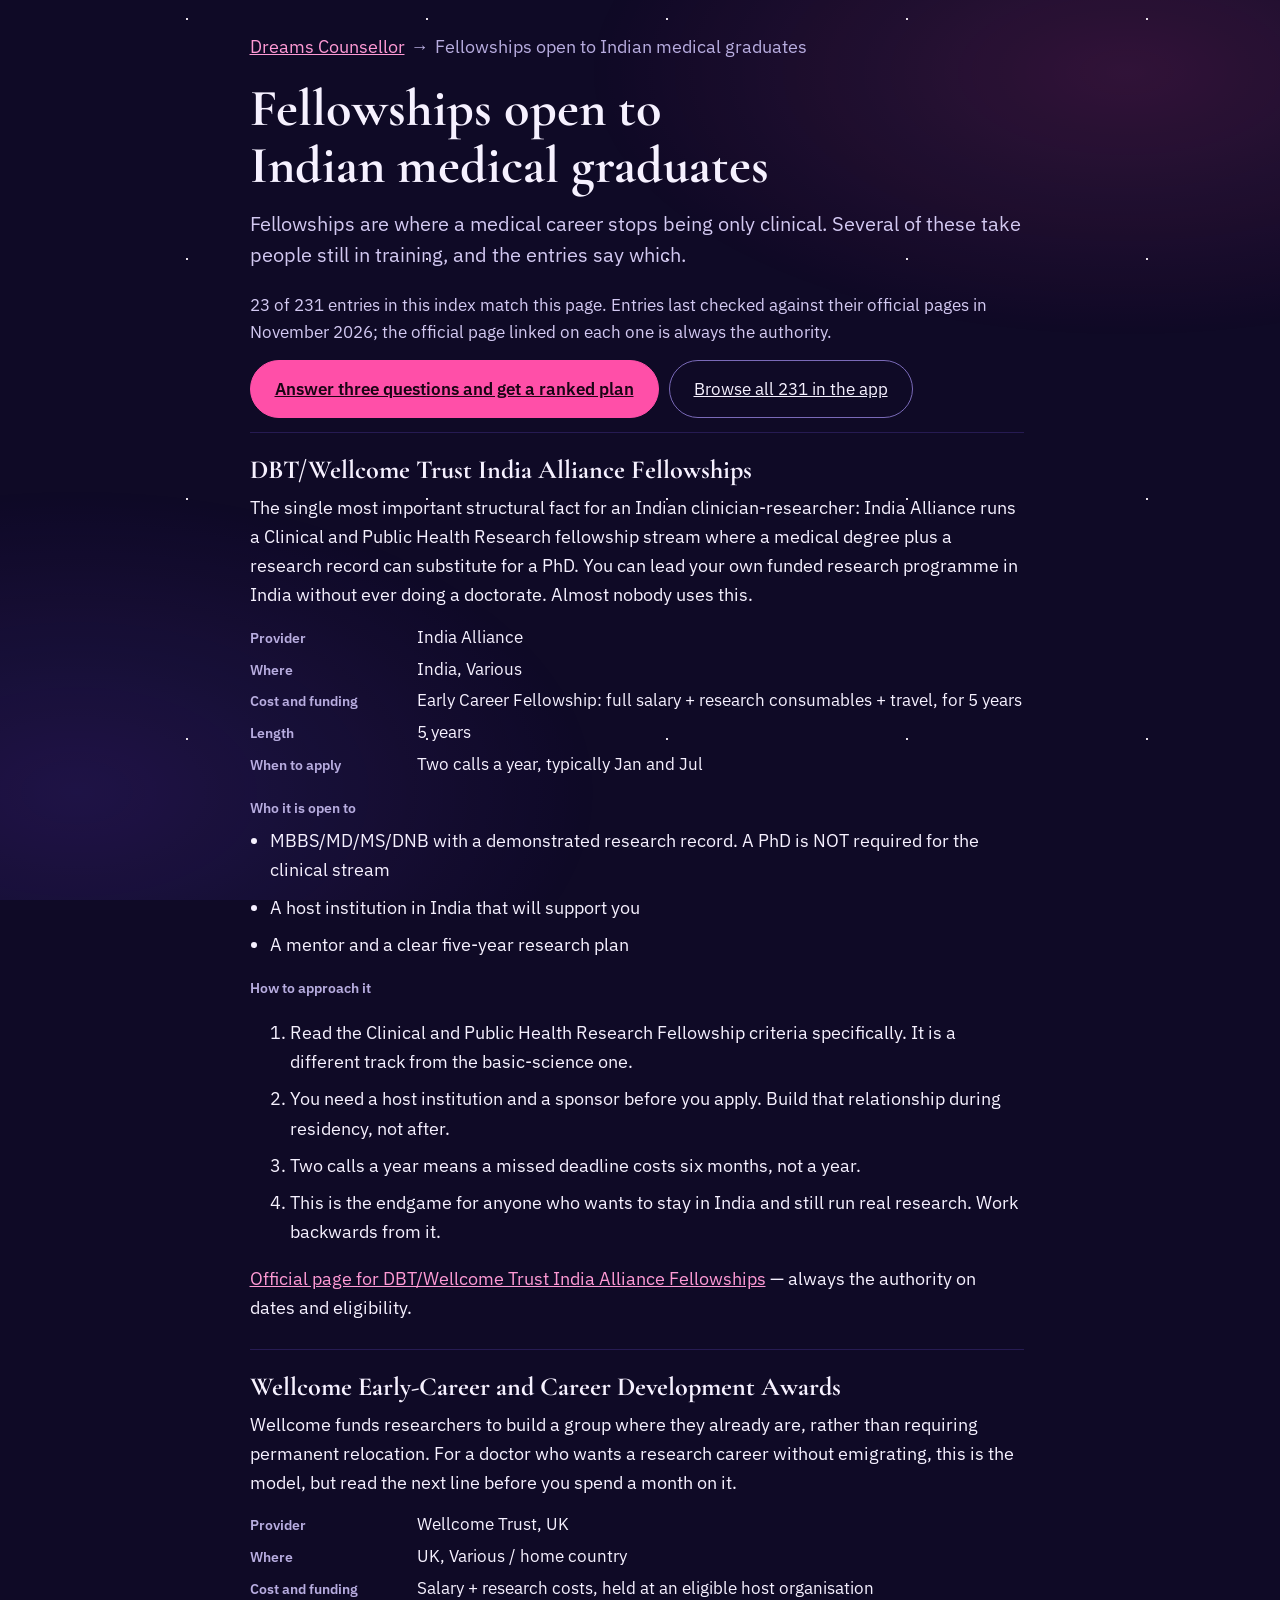
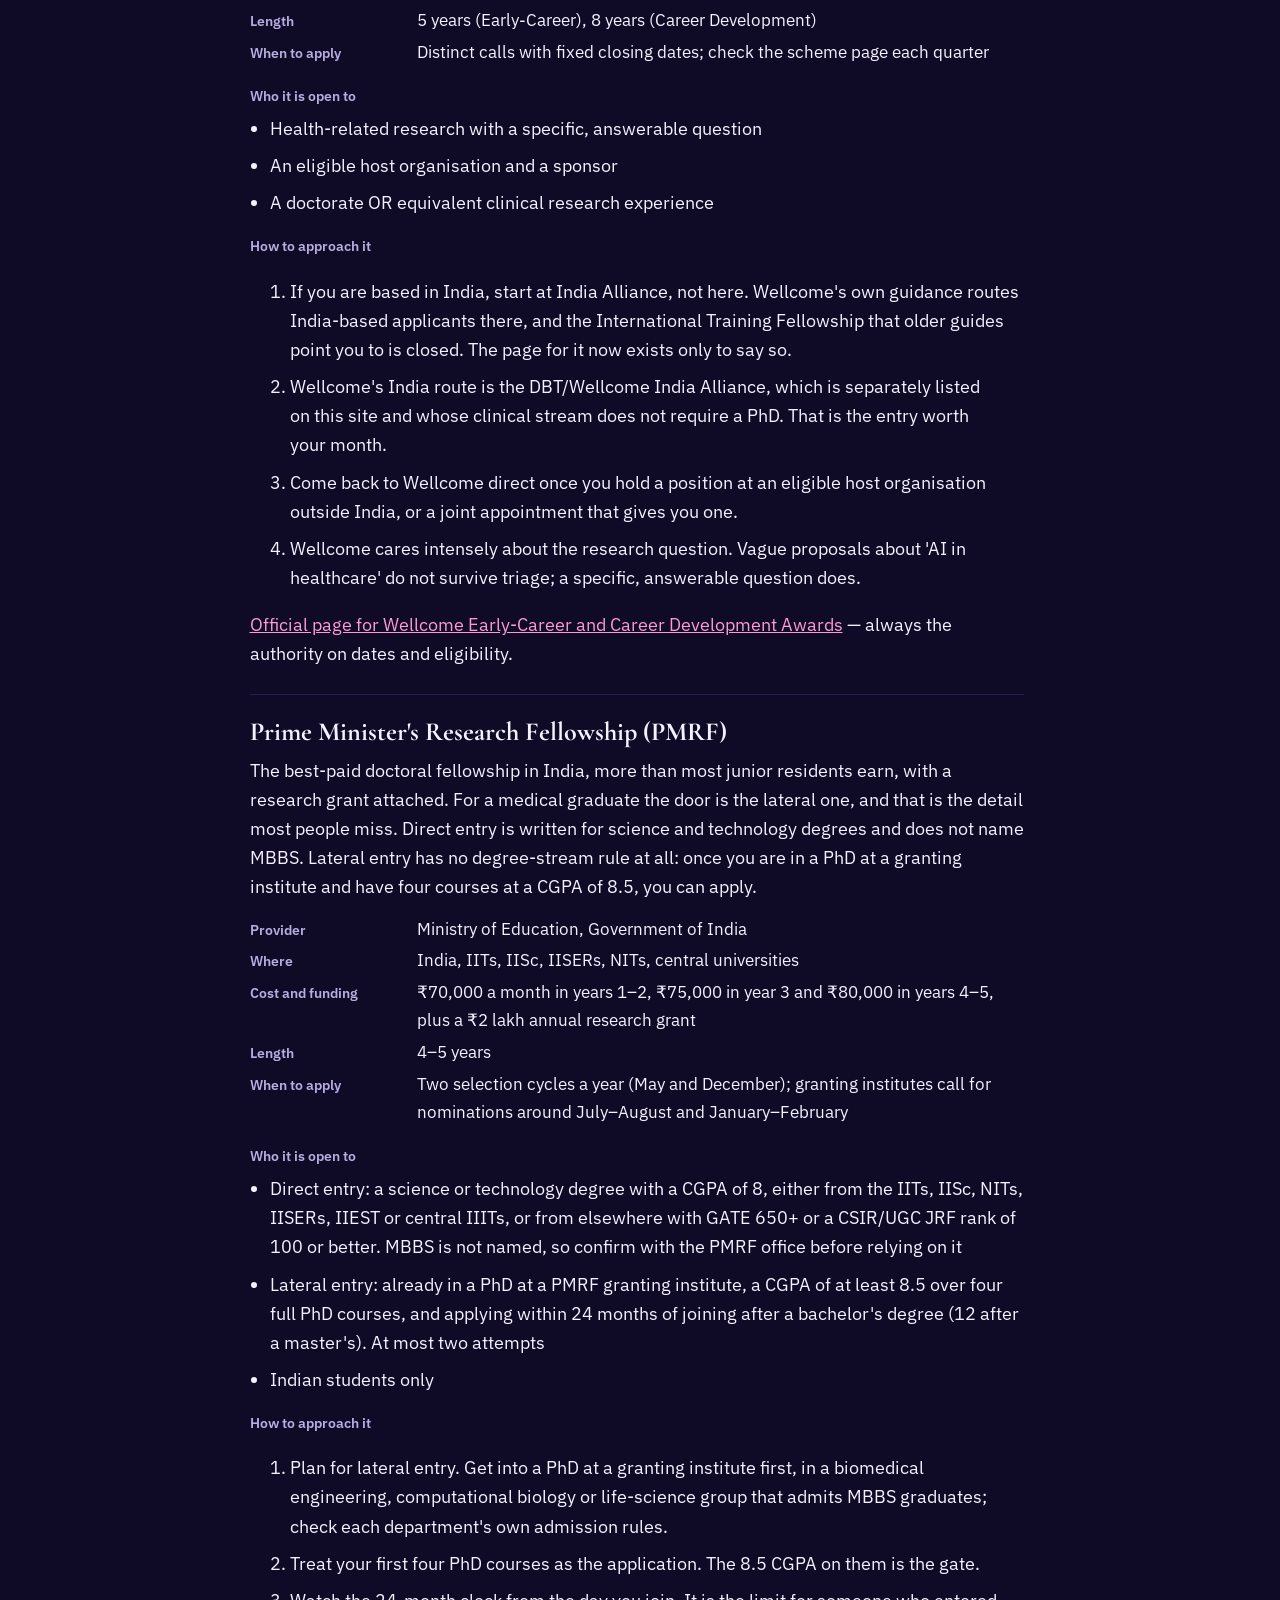
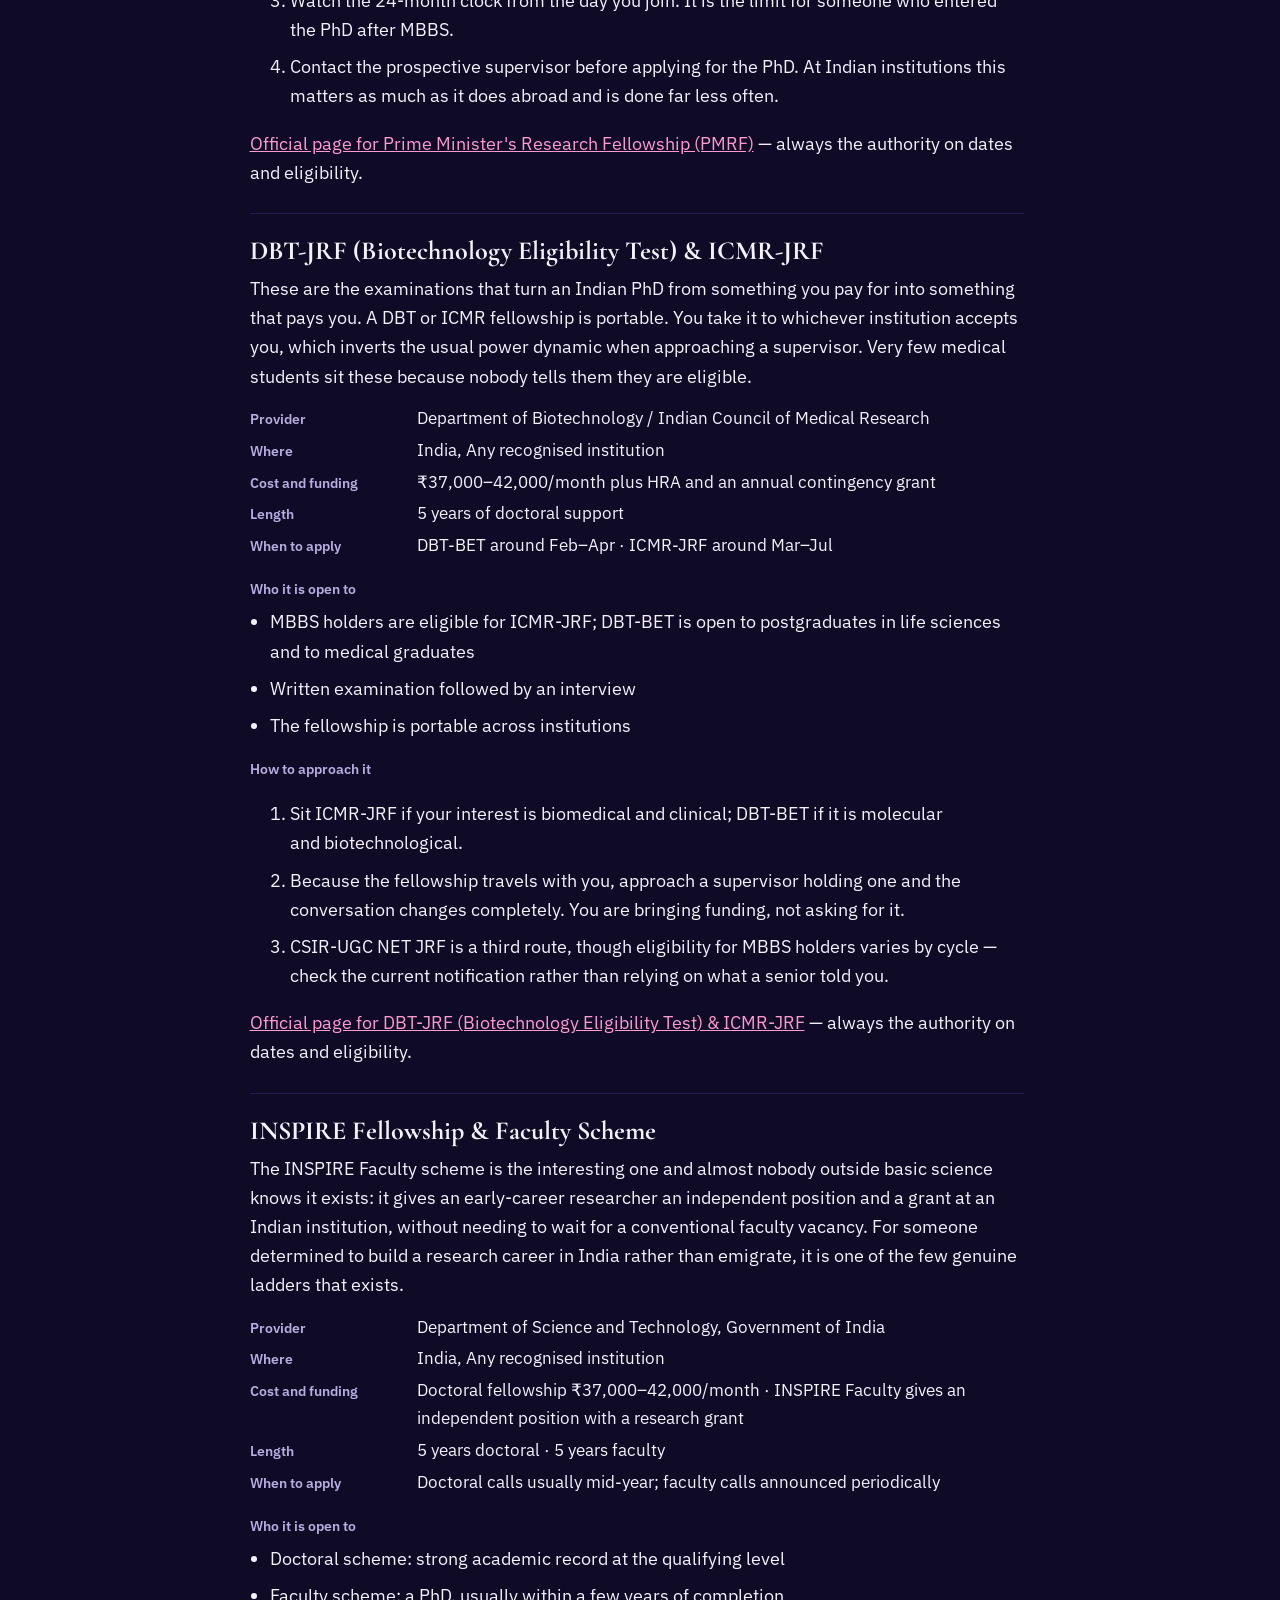
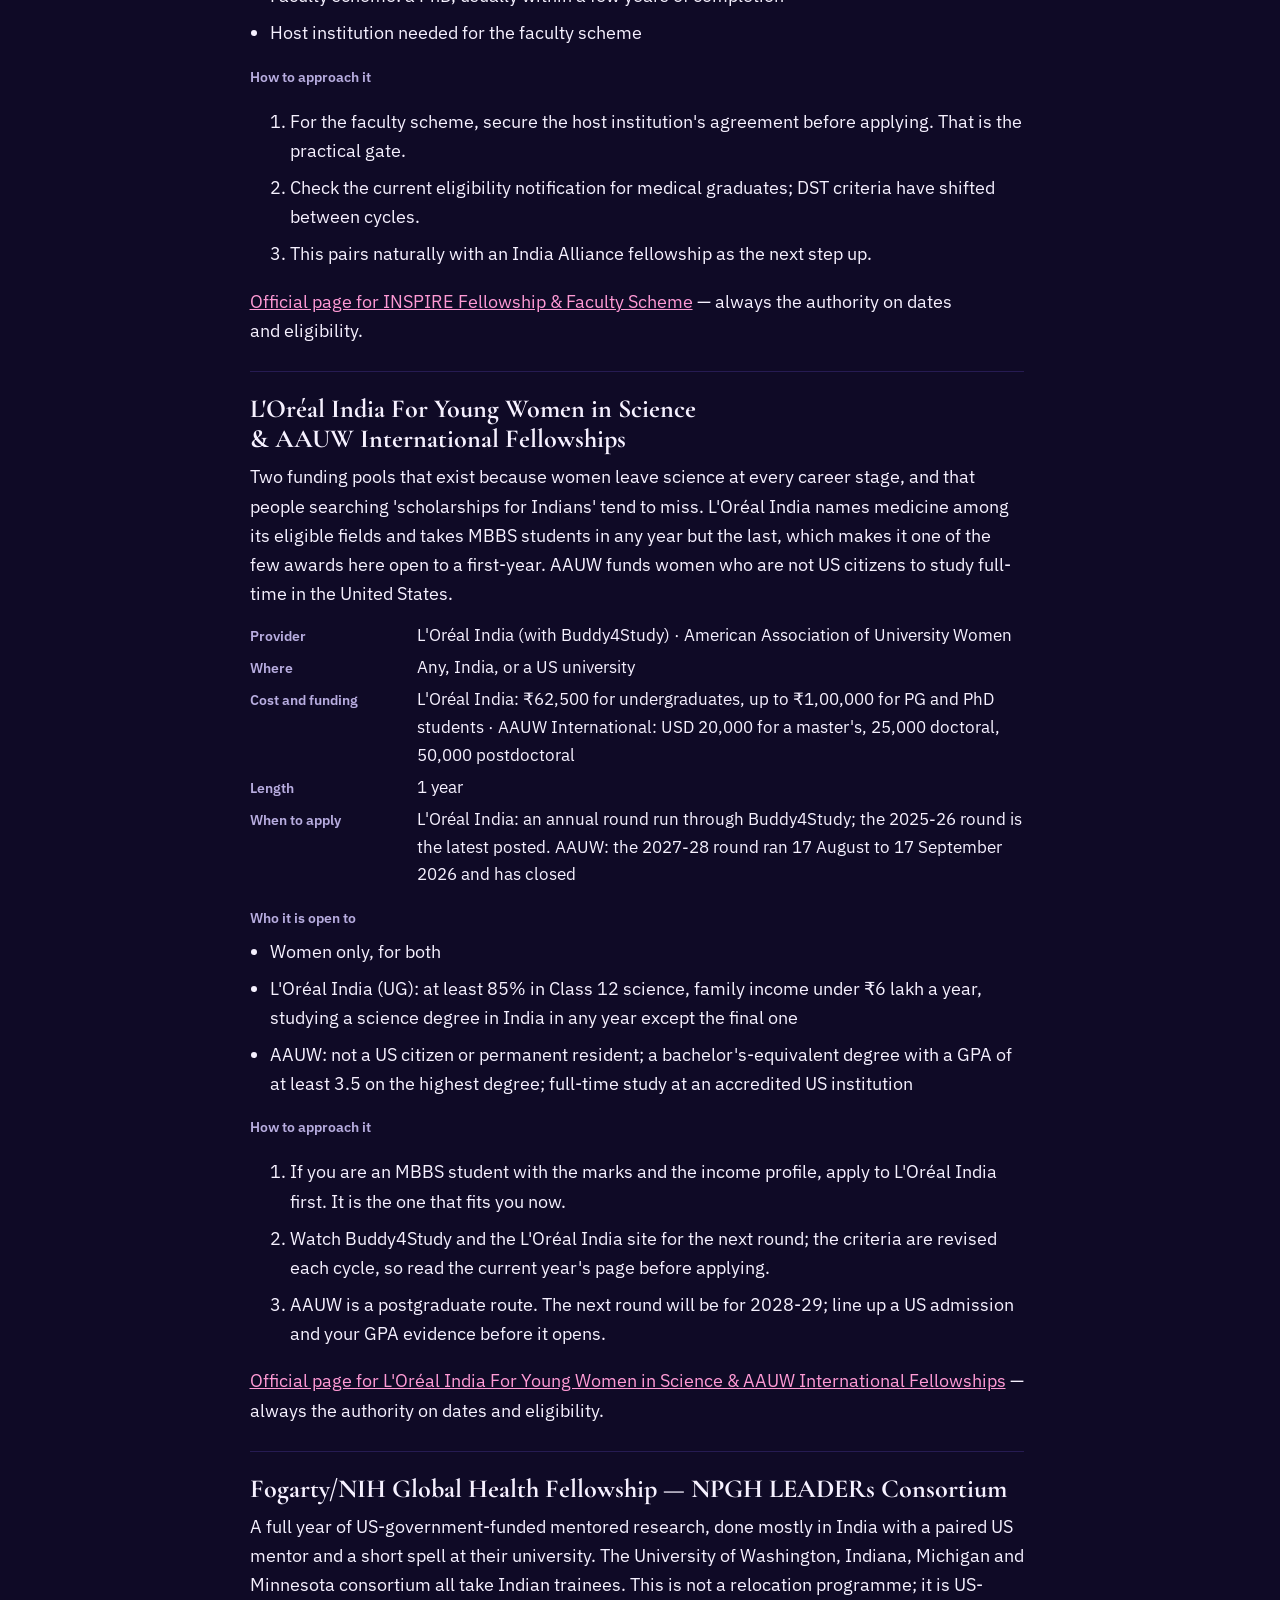
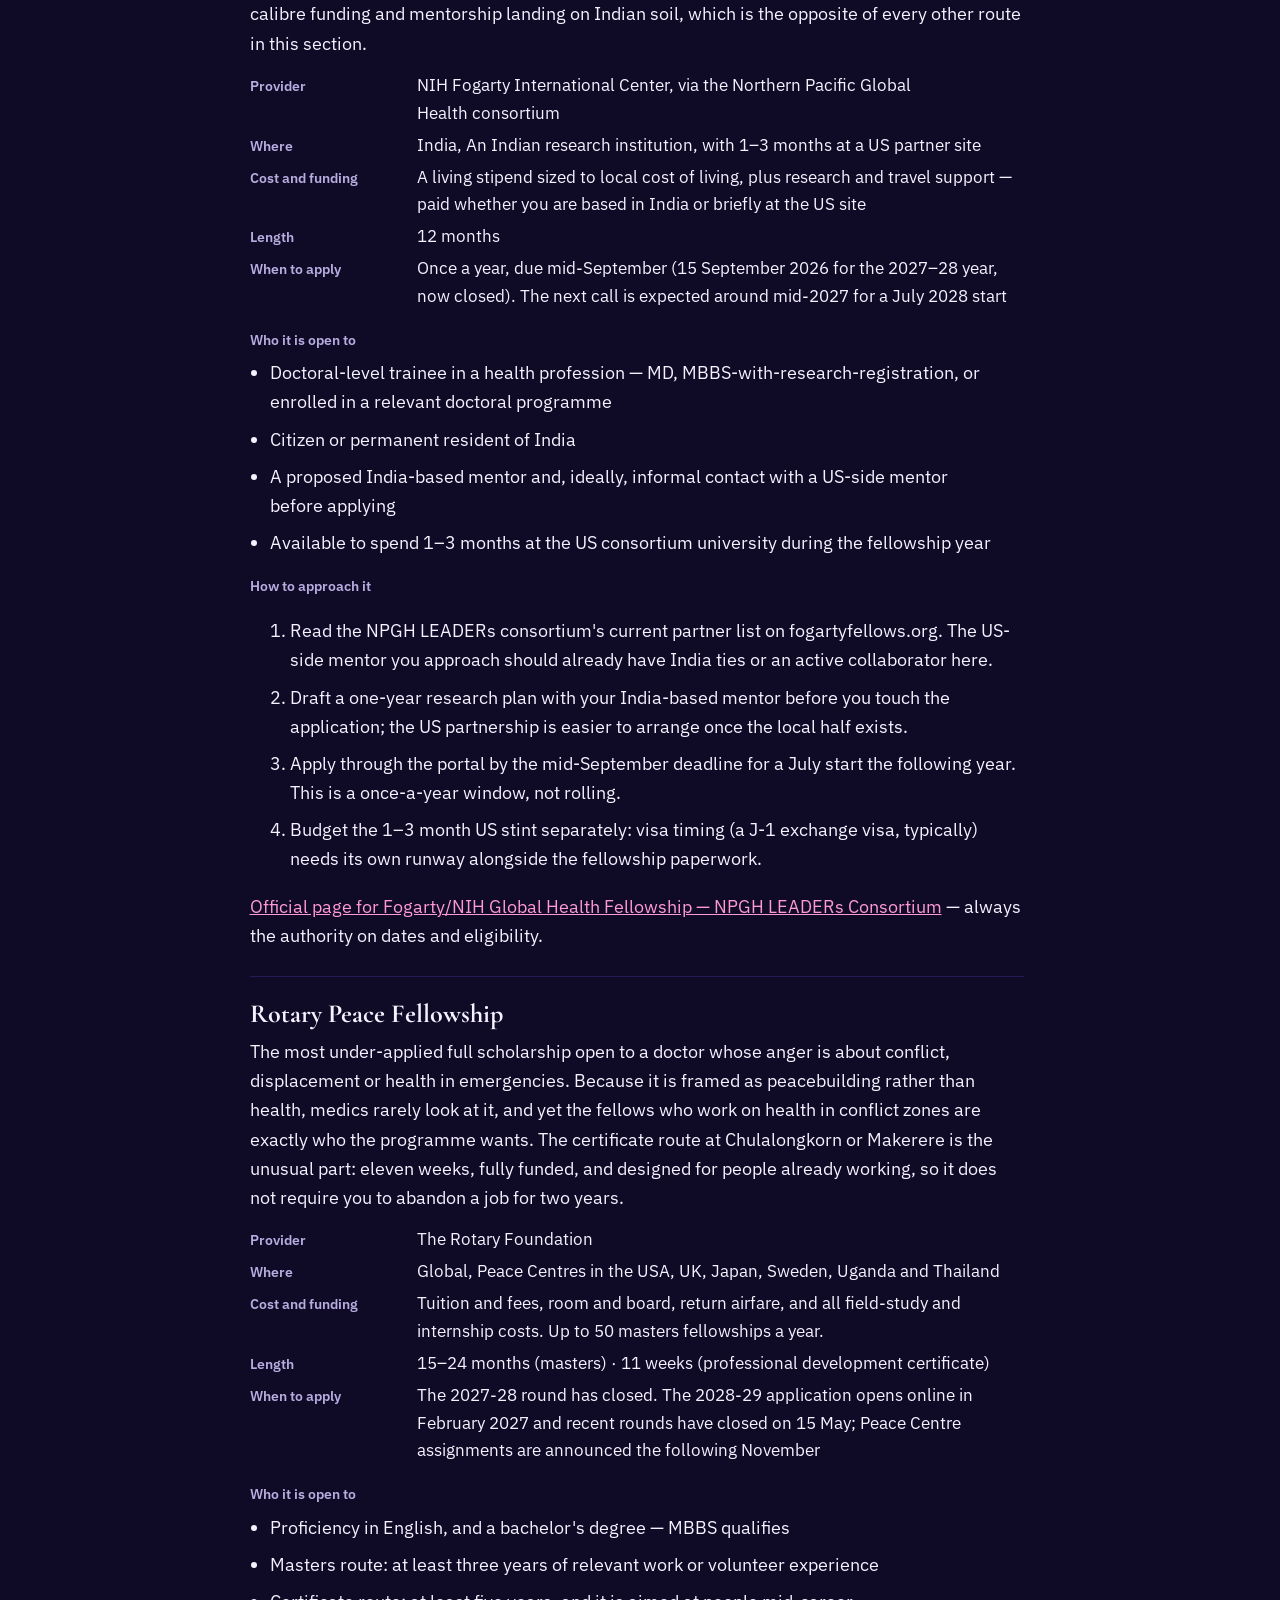
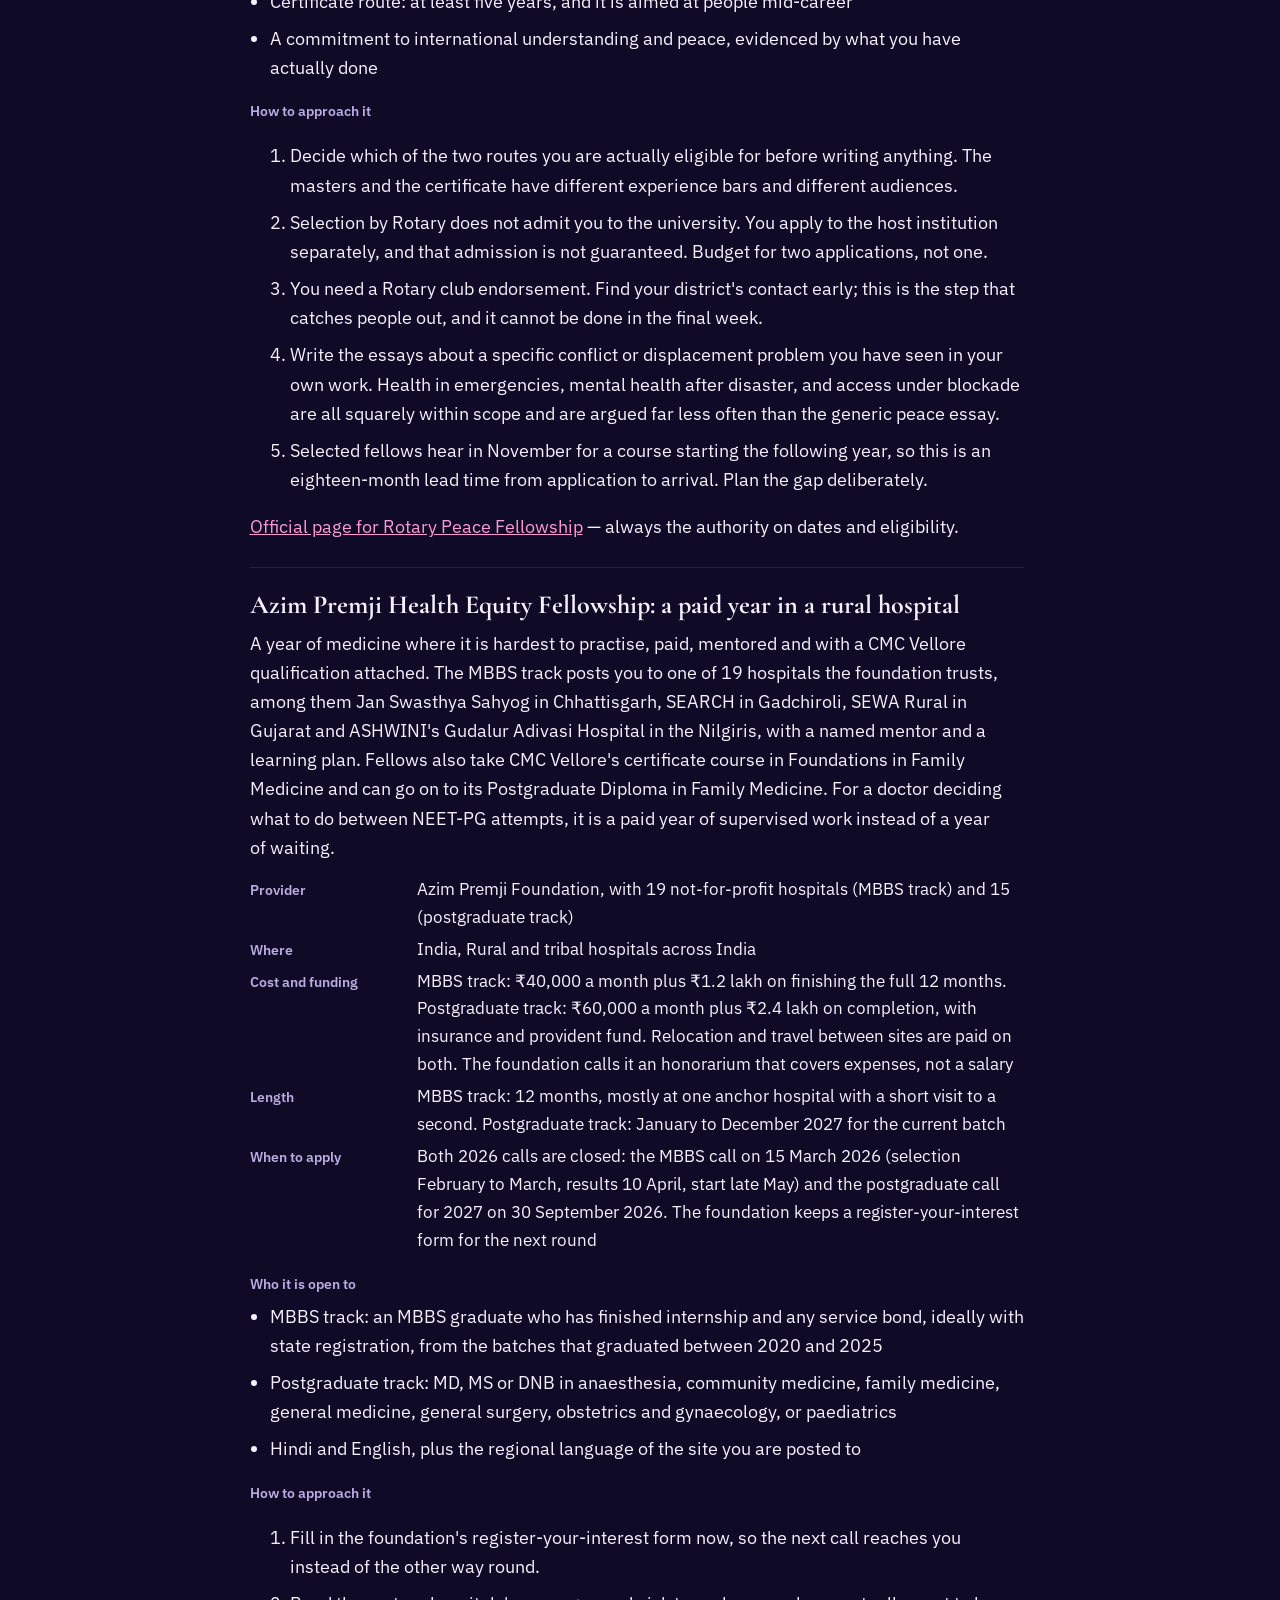
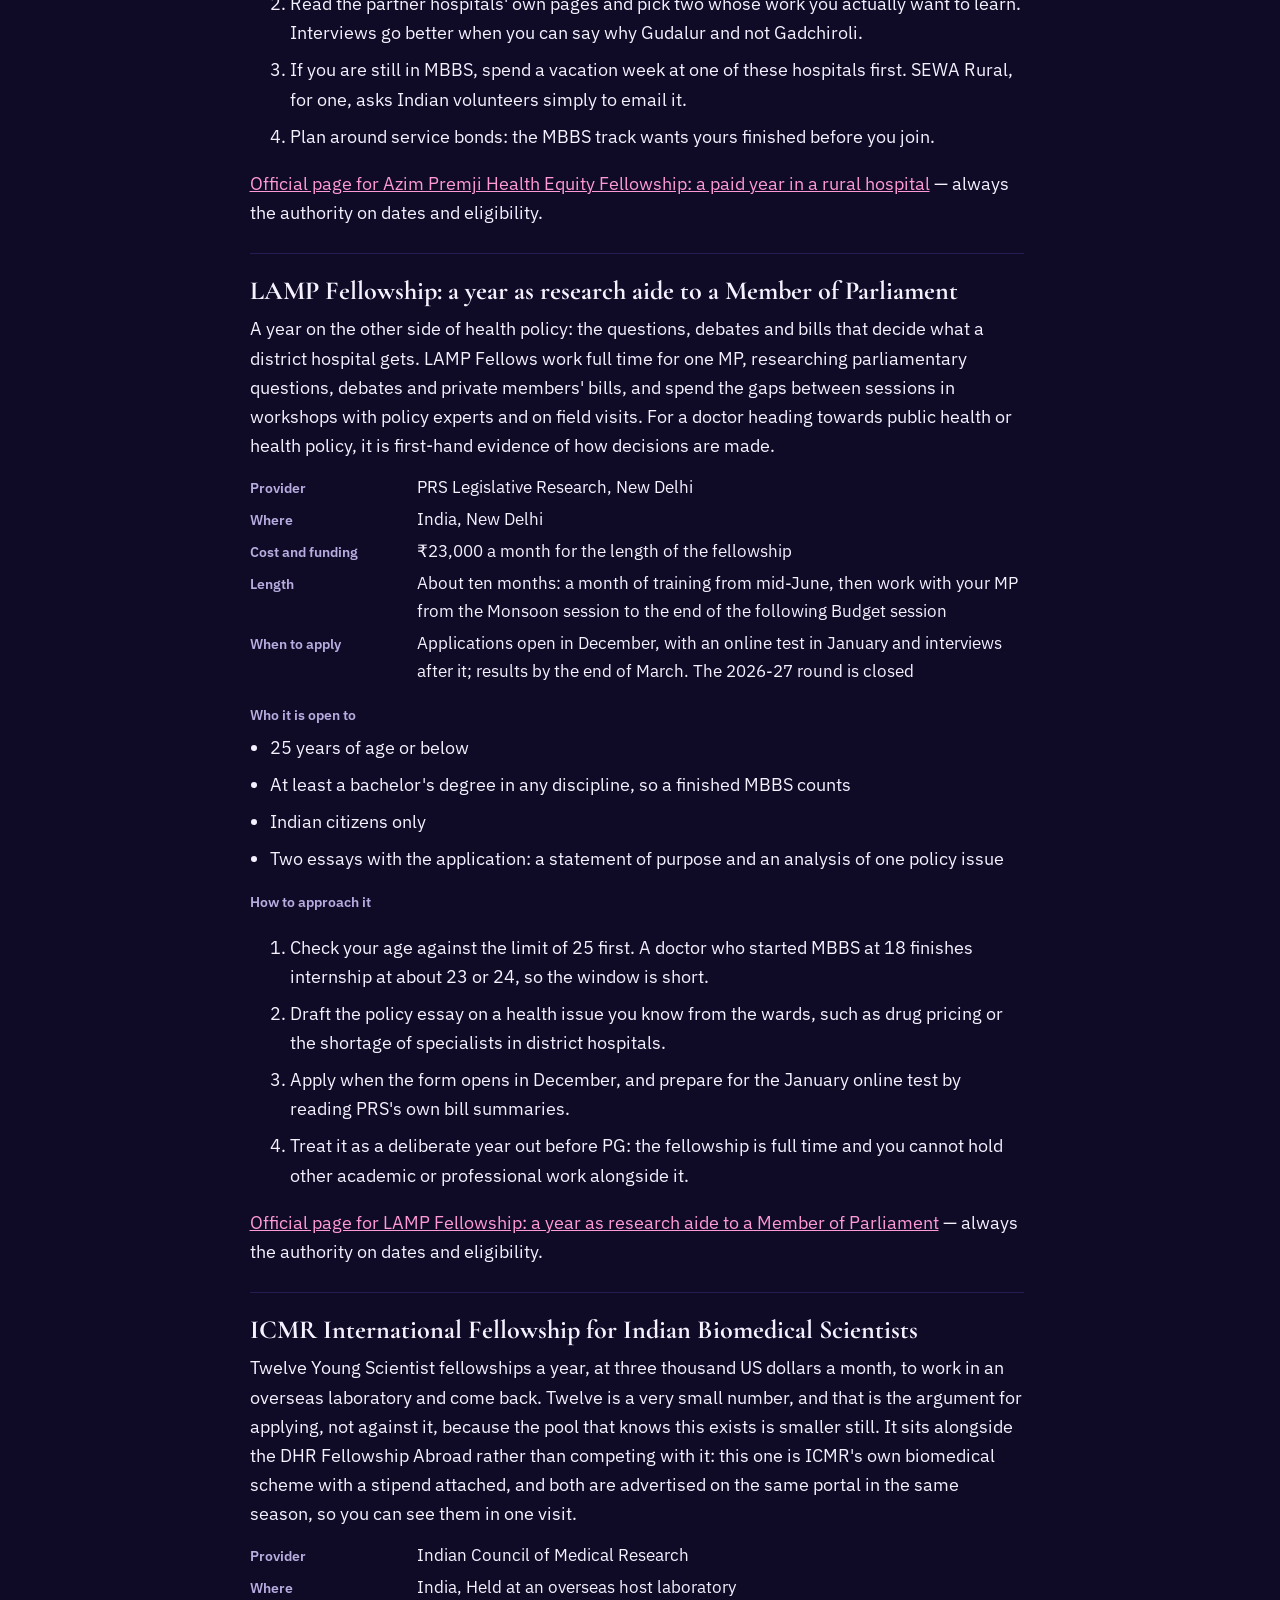
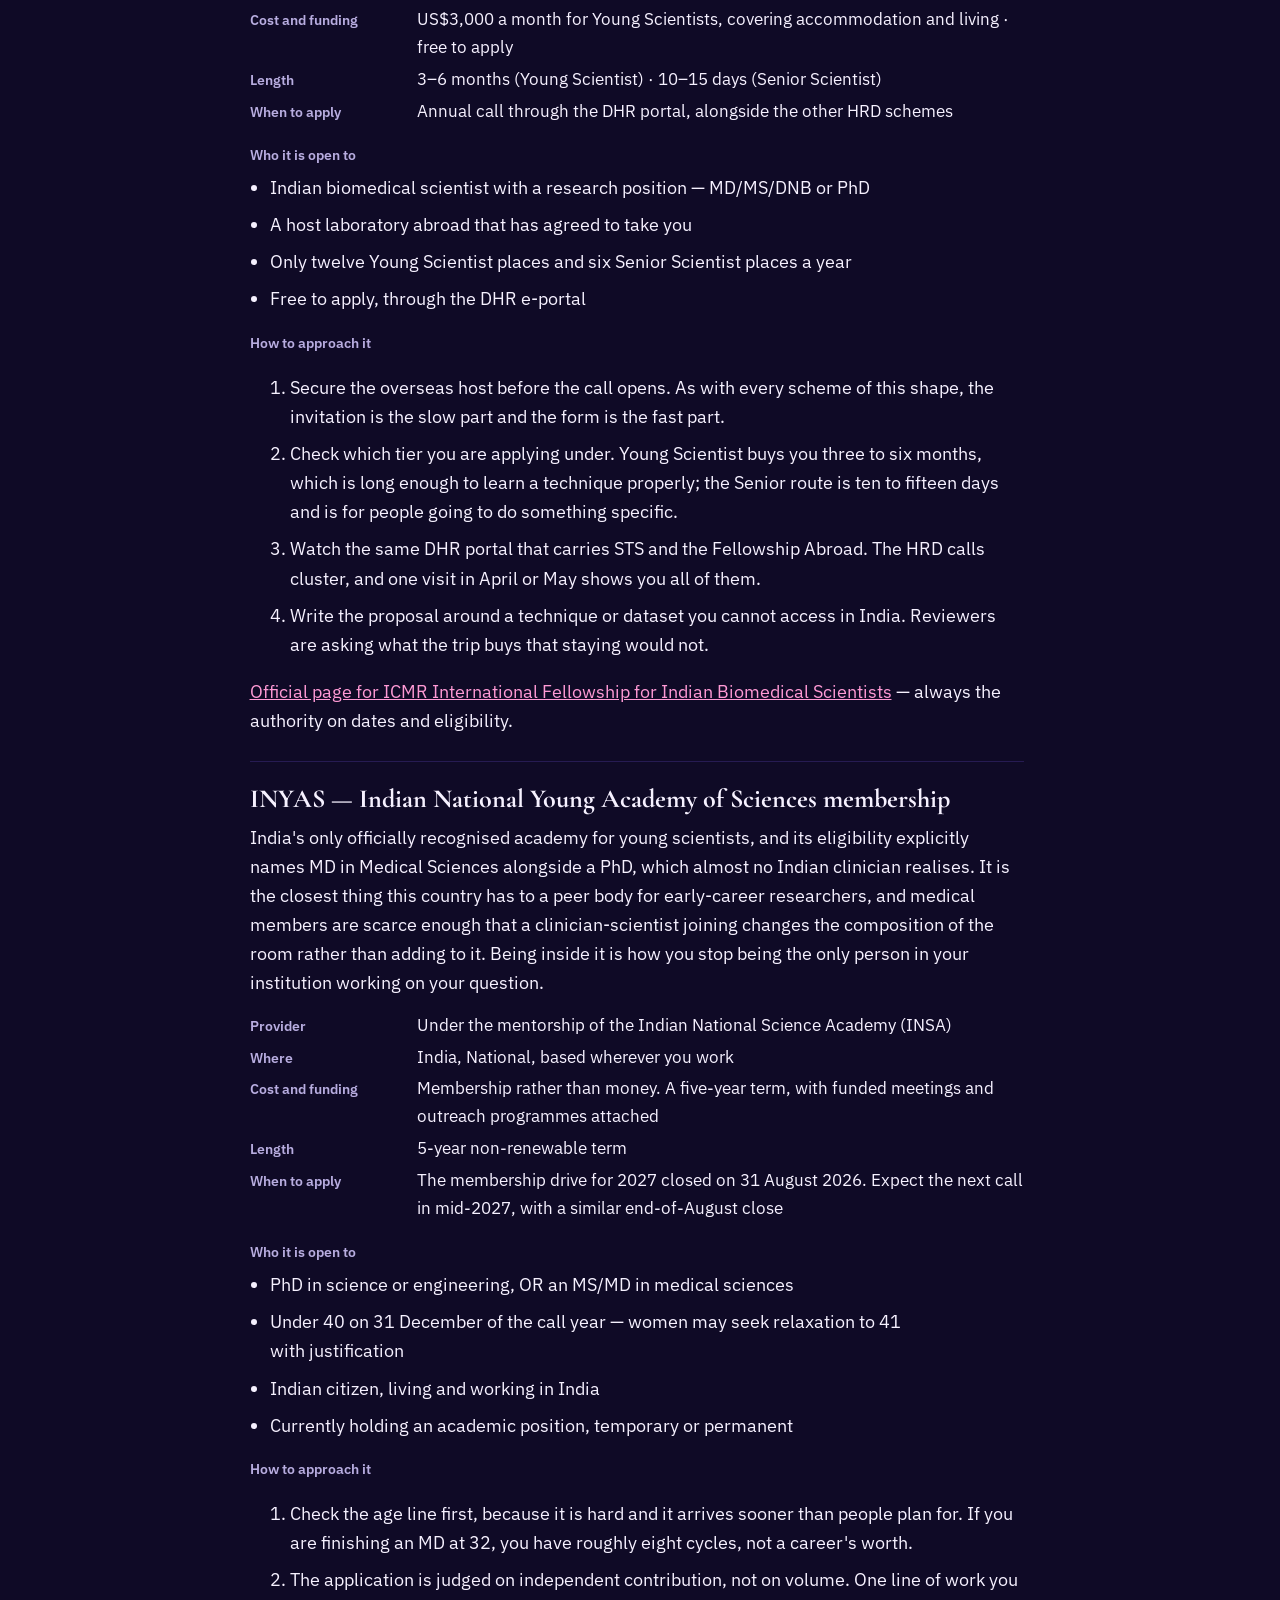
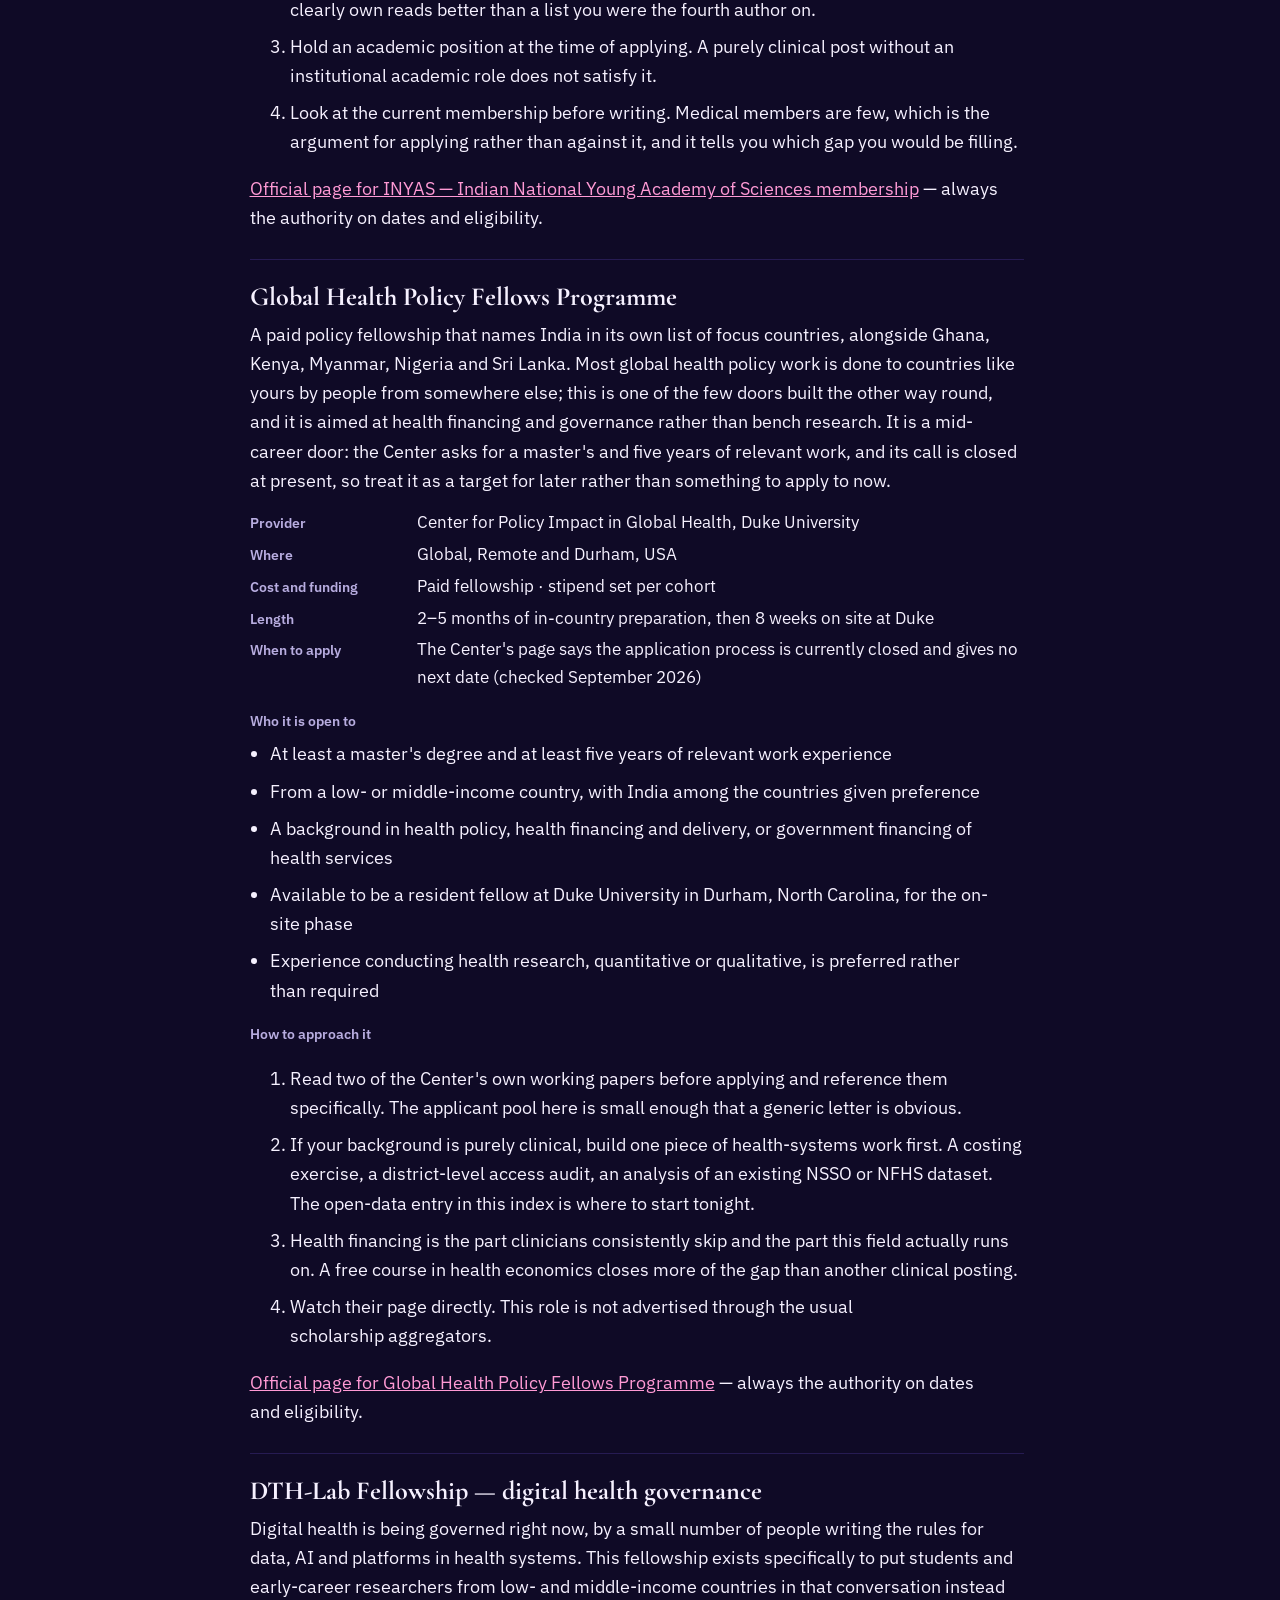
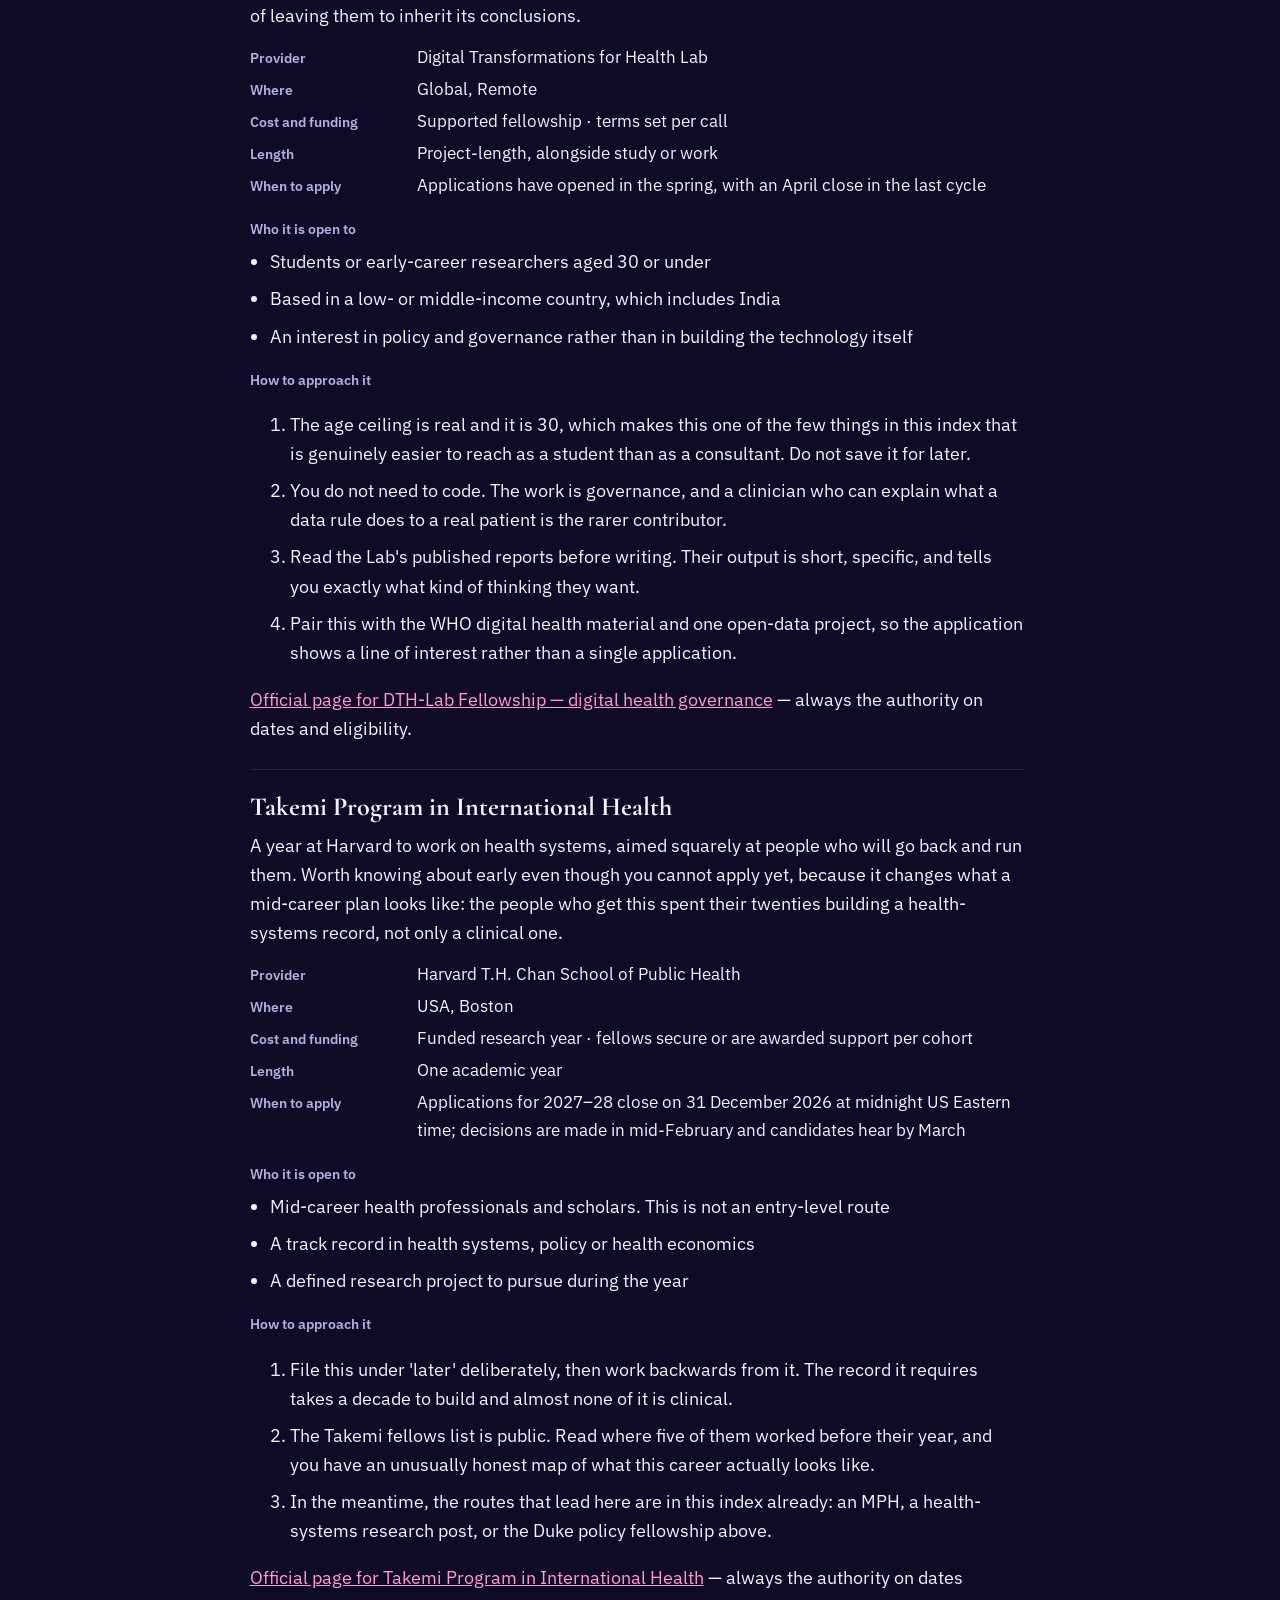
<file: fellowships/index.html>
<!DOCTYPE html>
<html lang="en">
<head>
<meta charset="utf-8" />
<meta name="viewport" content="width=device-width, initial-scale=1" />
<title>Fellowships in research, global health and policy — Dreams Counsellor</title>
<meta name="description" content="Research, clinical and policy fellowships open to Indian medical graduates, including WHO, UN and global health routes, with eligibility stated plainly." />
<meta name="robots" content="index, follow, max-image-preview:large" />
<link rel="canonical" href="https://aryanmanhas12.github.io/DREAMS/fellowships/" />
<meta name="theme-color" content="#0F0A26" media="(prefers-color-scheme: light)" />
<meta name="theme-color" content="#0F0A26" media="(prefers-color-scheme: dark)" />

<meta property="og:type" content="website" />
<meta property="og:site_name" content="Dreams Counsellor" />
<meta property="og:title" content="Fellowships in research, global health and policy" />
<meta property="og:description" content="Research, clinical and policy fellowships open to Indian medical graduates, including WHO, UN and global health routes, with eligibility stated plainly." />
<meta property="og:url" content="https://aryanmanhas12.github.io/DREAMS/fellowships/" />
<meta property="og:image" content="https://aryanmanhas12.github.io/DREAMS/assets/og/fellowships.png" />
<meta property="og:image:width" content="1200" />
<meta property="og:image:height" content="630" />
<meta property="og:image:alt" content="Fellowships open to Indian medical graduates — 23 of 231 entries in the Dreams Counsellor index, beside a globe marking the countries they lead to." />
<meta name="twitter:card" content="summary_large_image" />
<meta name="twitter:title" content="Fellowships in research, global health and policy" />
<meta name="twitter:description" content="Research, clinical and policy fellowships open to Indian medical graduates, including WHO, UN and global health routes, with eligibility stated plainly." />
<meta name="twitter:image" content="https://aryanmanhas12.github.io/DREAMS/assets/og/fellowships.png" />

<link rel="icon" href="data:image/svg+xml,%3Csvg xmlns='http://www.w3.org/2000/svg' viewBox='0 0 32 32'%3E%3Crect width='32' height='32' rx='7' fill='%230F0A26'/%3E%3Ccircle cx='16' cy='16' r='12.5' fill='none' stroke='%23B79BFF' stroke-width='2.4'/%3E%3Cellipse cx='16' cy='16' rx='5.5' ry='12.5' fill='none' stroke='%23B79BFF' stroke-width='1.5'/%3E%3Cline x1='3.5' y1='16' x2='28.5' y2='16' stroke='%23B79BFF' stroke-width='1.5'/%3E%3Ccircle cx='20.5' cy='19.5' r='4.2' fill='%230F0A26'/%3E%3Ccircle cx='20.5' cy='19.5' r='3' fill='%23FF4FA8'/%3E%3C/svg%3E" />
<link rel="apple-touch-icon" href="../assets/icons/apple-touch-icon.png" />
<link rel="stylesheet" href="../assets/styles.css" />
<script type="application/ld+json">
{
 "@context": "https://schema.org",
 "@graph": [
  {
   "@type": "BreadcrumbList",
   "itemListElement": [
    {
     "@type": "ListItem",
     "position": 1,
     "name": "Dreams Counsellor",
     "item": "https://aryanmanhas12.github.io/DREAMS/"
    },
    {
     "@type": "ListItem",
     "position": 2,
     "name": "Fellowships open to Indian medical graduates",
     "item": "https://aryanmanhas12.github.io/DREAMS/fellowships/"
    }
   ]
  },
  {
   "@type": "CollectionPage",
   "@id": "https://aryanmanhas12.github.io/DREAMS/fellowships/",
   "url": "https://aryanmanhas12.github.io/DREAMS/fellowships/",
   "name": "Fellowships in research, global health and policy",
   "description": "Research, clinical and policy fellowships open to Indian medical graduates, including WHO, UN and global health routes, with eligibility stated plainly.",
   "inLanguage": "en",
   "isPartOf": {
    "@type": "WebSite",
    "name": "Dreams Counsellor",
    "url": "https://aryanmanhas12.github.io/DREAMS/"
   },
   "mainEntity": {
    "@type": "ItemList",
    "numberOfItems": 23,
    "itemListElement": [
     {
      "@type": "ListItem",
      "position": 1,
      "name": "DBT/Wellcome Trust India Alliance Fellowships",
      "url": "https://www.indiaalliance.org/apply"
     },
     {
      "@type": "ListItem",
      "position": 2,
      "name": "Wellcome Early-Career and Career Development Awards",
      "url": "https://wellcome.org/research-funding"
     },
     {
      "@type": "ListItem",
      "position": 3,
      "name": "Prime Minister's Research Fellowship (PMRF)",
      "url": "https://pmrf.in/documents/PMRF-Overall-guideline-document_-19-January-2026.pdf"
     },
     {
      "@type": "ListItem",
      "position": 4,
      "name": "DBT-JRF (Biotechnology Eligibility Test) & ICMR-JRF",
      "url": "https://dbtindia.gov.in/"
     },
     {
      "@type": "ListItem",
      "position": 5,
      "name": "INSPIRE Fellowship & Faculty Scheme",
      "url": "https://online-inspire.gov.in/"
     },
     {
      "@type": "ListItem",
      "position": 6,
      "name": "L'Oréal India For Young Women in Science & AAUW International Fellowships",
      "url": "https://www.foryoungwomeninscience.co.in/"
     },
     {
      "@type": "ListItem",
      "position": 7,
      "name": "Fogarty/NIH Global Health Fellowship — NPGH LEADERs Consortium",
      "url": "https://fogartyfellows.org/apply/"
     },
     {
      "@type": "ListItem",
      "position": 8,
      "name": "Rotary Peace Fellowship",
      "url": "https://www.rotary.org/get-involved/our-programs/peace-fellowships"
     },
     {
      "@type": "ListItem",
      "position": 9,
      "name": "Azim Premji Health Equity Fellowship: a paid year in a rural hospital",
      "url": "https://azimpremjifoundation.org/what-we-do/health/azim-premji-health-equity-fellowship-for-mbbs-doctors/"
     },
     {
      "@type": "ListItem",
      "position": 10,
      "name": "LAMP Fellowship: a year as research aide to a Member of Parliament",
      "url": "https://prsindia.org/lamp"
     },
     {
      "@type": "ListItem",
      "position": 11,
      "name": "ICMR International Fellowship for Indian Biomedical Scientists",
      "url": "https://www.icmr.gov.in/icmr-international-fellowship-programme-for-indian-biomedical-scientists"
     },
     {
      "@type": "ListItem",
      "position": 12,
      "name": "INYAS — Indian National Young Academy of Sciences membership",
      "url": "https://inyas.in/become-a-member"
     },
     {
      "@type": "ListItem",
      "position": 13,
      "name": "Global Health Policy Fellows Programme",
      "url": "https://centerforpolicyimpact.org/about/fellows-program/"
     },
     {
      "@type": "ListItem",
      "position": 14,
      "name": "DTH-Lab Fellowship — digital health governance",
      "url": "https://www.dthlab.org/research-fellows"
     },
     {
      "@type": "ListItem",
      "position": 15,
      "name": "Takemi Program in International Health",
      "url": "https://www.hsph.harvard.edu/takemi-program/"
     },
     {
      "@type": "ListItem",
      "position": 16,
      "name": "UNICEF Internship Programme",
      "url": "https://www.unicef.org/careers/internships"
     },
     {
      "@type": "ListItem",
      "position": 17,
      "name": "International UN Volunteer assignments, including medical posts",
      "url": "https://app.unv.org/"
     },
     {
      "@type": "ListItem",
      "position": 18,
      "name": "UN Young Leaders for the SDGs",
      "url": "https://www.un.org/youthaffairs/en/engage/young-leaders-sdgs"
     },
     {
      "@type": "ListItem",
      "position": 19,
      "name": "TDR Clinical Research Leadership Fellowship",
      "url": "https://tdr.who.int/home/our-work/strengthening-research-capacity"
     },
     {
      "@type": "ListItem",
      "position": 20,
      "name": "TDR Implementation Research Leadership Fellowship",
      "url": "https://tdr.who.int/docs/librariesprovider10/calls-for-applications/ir-leadership-fellowship-call-for-applications-december-2026.pdf"
     },
     {
      "@type": "ListItem",
      "position": 21,
      "name": "ICGEB PhD: the New Delhi programme and the Arturo Falaschi Fellowships",
      "url": "https://www.icgeb.org/fellowship/"
     },
     {
      "@type": "ListItem",
      "position": 22,
      "name": "DHR Short-Term and Long-Term Fellowship Abroad",
      "url": "https://schemes.dhr.gov.in/hrd"
     },
     {
      "@type": "ListItem",
      "position": 23,
      "name": "School of International Biodesign — iFellowship in Medical Device Innovation",
      "url": "https://schoolofbiodesign.in/index.php/fellowship/"
     }
    ]
   }
  }
 ]
}
</script>
</head>
<body>
<div class="sky sky-static" aria-hidden="true"></div>
<main class="wrap doc-page listing-page">

  <nav class="crumbs" aria-label="Breadcrumb">
    <ol>
      <li><a href="../">Dreams Counsellor</a></li>
      <li aria-current="page">Fellowships open to Indian medical graduates</li>
    </ol>
  </nav>

  <h1>Fellowships open to Indian medical graduates</h1>
  <p class="doc-lede">Fellowships are where a medical career stops being only clinical. Several of these take people still in training, and the entries say which.</p>

  <p class="doc-small">23 of 231 entries in this index match this page. Entries last checked against their official pages in November 2026; the official page linked on each one is always the authority.</p>

  <p class="doc-actions">
    <a class="btn btn-primary" href="../">Answer three questions and get a ranked plan</a>
    <a class="btn btn-ghost" href="../#browse">Browse all 231 in the app</a>
  </p>

  <article class="listing" id="india-alliance">
    <h2>DBT/Wellcome Trust India Alliance Fellowships</h2>
    <p class="listing-why">The single most important structural fact for an Indian clinician-researcher: India Alliance runs a Clinical and Public Health Research fellowship stream where a medical degree plus a research record can substitute for a PhD. You can lead your own funded research programme in India without ever doing a doctorate. Almost nobody uses this.</p>
    <dl class="listing-facts">
      <dt>Provider</dt><dd>India Alliance</dd>
      <dt>Where</dt><dd>India, Various</dd>
      <dt>Cost and funding</dt><dd>Early Career Fellowship: full salary + research consumables + travel, for 5 years</dd>
      <dt>Length</dt><dd>5 years</dd>
      <dt>When to apply</dt><dd>Two calls a year, typically Jan and Jul</dd>
    </dl>
    <h3>Who it is open to</h3>
    <ul><li>MBBS/MD/MS/DNB with a demonstrated research record. A PhD is NOT required for the clinical stream</li><li>A host institution in India that will support you</li><li>A mentor and a clear five-year research plan</li></ul>
    <h3>How to approach it</h3>
    <ol><li>Read the Clinical and Public Health Research Fellowship criteria specifically. It is a different track from the basic-science one.</li><li>You need a host institution and a sponsor before you apply. Build that relationship during residency, not after.</li><li>Two calls a year means a missed deadline costs six months, not a year.</li><li>This is the endgame for anyone who wants to stay in India and still run real research. Work backwards from it.</li></ol>
    <p class="listing-link"><a href="https://www.indiaalliance.org/apply" rel="noopener nofollow" target="_blank">Official page for DBT/Wellcome Trust India Alliance Fellowships</a> — always the authority on dates and eligibility.</p>
  </article>

  <article class="listing" id="wellcome-emcr">
    <h2>Wellcome Early-Career and Career Development Awards</h2>
    <p class="listing-why">Wellcome funds researchers to build a group where they already are, rather than requiring permanent relocation. For a doctor who wants a research career without emigrating, this is the model, but read the next line before you spend a month on it.</p>
    <dl class="listing-facts">
      <dt>Provider</dt><dd>Wellcome Trust, UK</dd>
      <dt>Where</dt><dd>UK, Various / home country</dd>
      <dt>Cost and funding</dt><dd>Salary + research costs, held at an eligible host organisation</dd>
      <dt>Length</dt><dd>5 years (Early-Career), 8 years (Career Development)</dd>
      <dt>When to apply</dt><dd>Distinct calls with fixed closing dates; check the scheme page each quarter</dd>
    </dl>
    <h3>Who it is open to</h3>
    <ul><li>Health-related research with a specific, answerable question</li><li>An eligible host organisation and a sponsor</li><li>A doctorate OR equivalent clinical research experience</li></ul>
    <h3>How to approach it</h3>
    <ol><li>If you are based in India, start at India Alliance, not here. Wellcome's own guidance routes India-based applicants there, and the International Training Fellowship that older guides point you to is closed. The page for it now exists only to say so.</li><li>Wellcome's India route is the DBT/Wellcome India Alliance, which is separately listed on this site and whose clinical stream does not require a PhD. That is the entry worth your month.</li><li>Come back to Wellcome direct once you hold a position at an eligible host organisation outside India, or a joint appointment that gives you one.</li><li>Wellcome cares intensely about the research question. Vague proposals about 'AI in healthcare' do not survive triage; a specific, answerable question does.</li></ol>
    <p class="listing-link"><a href="https://wellcome.org/research-funding" rel="noopener nofollow" target="_blank">Official page for Wellcome Early-Career and Career Development Awards</a> — always the authority on dates and eligibility.</p>
  </article>

  <article class="listing" id="pmrf">
    <h2>Prime Minister's Research Fellowship (PMRF)</h2>
    <p class="listing-why">The best-paid doctoral fellowship in India, more than most junior residents earn, with a research grant attached. For a medical graduate the door is the lateral one, and that is the detail most people miss. Direct entry is written for science and technology degrees and does not name MBBS. Lateral entry has no degree-stream rule at all: once you are in a PhD at a granting institute and have four courses at a CGPA of 8.5, you can apply.</p>
    <dl class="listing-facts">
      <dt>Provider</dt><dd>Ministry of Education, Government of India</dd>
      <dt>Where</dt><dd>India, IITs, IISc, IISERs, NITs, central universities</dd>
      <dt>Cost and funding</dt><dd>₹70,000 a month in years 1–2, ₹75,000 in year 3 and ₹80,000 in years 4–5, plus a ₹2 lakh annual research grant</dd>
      <dt>Length</dt><dd>4–5 years</dd>
      <dt>When to apply</dt><dd>Two selection cycles a year (May and December); granting institutes call for nominations around July–August and January–February</dd>
    </dl>
    <h3>Who it is open to</h3>
    <ul><li>Direct entry: a science or technology degree with a CGPA of 8, either from the IITs, IISc, NITs, IISERs, IIEST or central IIITs, or from elsewhere with GATE 650+ or a CSIR/UGC JRF rank of 100 or better. MBBS is not named, so confirm with the PMRF office before relying on it</li><li>Lateral entry: already in a PhD at a PMRF granting institute, a CGPA of at least 8.5 over four full PhD courses, and applying within 24 months of joining after a bachelor's degree (12 after a master's). At most two attempts</li><li>Indian students only</li></ul>
    <h3>How to approach it</h3>
    <ol><li>Plan for lateral entry. Get into a PhD at a granting institute first, in a biomedical engineering, computational biology or life-science group that admits MBBS graduates; check each department's own admission rules.</li><li>Treat your first four PhD courses as the application. The 8.5 CGPA on them is the gate.</li><li>Watch the 24-month clock from the day you join. It is the limit for someone who entered the PhD after MBBS.</li><li>Contact the prospective supervisor before applying for the PhD. At Indian institutions this matters as much as it does abroad and is done far less often.</li></ol>
    <p class="listing-link"><a href="https://pmrf.in/documents/PMRF-Overall-guideline-document_-19-January-2026.pdf" rel="noopener nofollow" target="_blank">Official page for Prime Minister's Research Fellowship (PMRF)</a> — always the authority on dates and eligibility.</p>
  </article>

  <article class="listing" id="dbt-jrf">
    <h2>DBT-JRF (Biotechnology Eligibility Test) &amp; ICMR-JRF</h2>
    <p class="listing-why">These are the examinations that turn an Indian PhD from something you pay for into something that pays you. A DBT or ICMR fellowship is portable. You take it to whichever institution accepts you, which inverts the usual power dynamic when approaching a supervisor. Very few medical students sit these because nobody tells them they are eligible.</p>
    <dl class="listing-facts">
      <dt>Provider</dt><dd>Department of Biotechnology / Indian Council of Medical Research</dd>
      <dt>Where</dt><dd>India, Any recognised institution</dd>
      <dt>Cost and funding</dt><dd>₹37,000–42,000/month plus HRA and an annual contingency grant</dd>
      <dt>Length</dt><dd>5 years of doctoral support</dd>
      <dt>When to apply</dt><dd>DBT-BET around Feb–Apr · ICMR-JRF around Mar–Jul</dd>
    </dl>
    <h3>Who it is open to</h3>
    <ul><li>MBBS holders are eligible for ICMR-JRF; DBT-BET is open to postgraduates in life sciences and to medical graduates</li><li>Written examination followed by an interview</li><li>The fellowship is portable across institutions</li></ul>
    <h3>How to approach it</h3>
    <ol><li>Sit ICMR-JRF if your interest is biomedical and clinical; DBT-BET if it is molecular and biotechnological.</li><li>Because the fellowship travels with you, approach a supervisor holding one and the conversation changes completely. You are bringing funding, not asking for it.</li><li>CSIR-UGC NET JRF is a third route, though eligibility for MBBS holders varies by cycle — check the current notification rather than relying on what a senior told you.</li></ol>
    <p class="listing-link"><a href="https://dbtindia.gov.in/" rel="noopener nofollow" target="_blank">Official page for DBT-JRF (Biotechnology Eligibility Test) &amp; ICMR-JRF</a> — always the authority on dates and eligibility.</p>
  </article>

  <article class="listing" id="inspire">
    <h2>INSPIRE Fellowship &amp; Faculty Scheme</h2>
    <p class="listing-why">The INSPIRE Faculty scheme is the interesting one and almost nobody outside basic science knows it exists: it gives an early-career researcher an independent position and a grant at an Indian institution, without needing to wait for a conventional faculty vacancy. For someone determined to build a research career in India rather than emigrate, it is one of the few genuine ladders that exists.</p>
    <dl class="listing-facts">
      <dt>Provider</dt><dd>Department of Science and Technology, Government of India</dd>
      <dt>Where</dt><dd>India, Any recognised institution</dd>
      <dt>Cost and funding</dt><dd>Doctoral fellowship ₹37,000–42,000/month · INSPIRE Faculty gives an independent position with a research grant</dd>
      <dt>Length</dt><dd>5 years doctoral · 5 years faculty</dd>
      <dt>When to apply</dt><dd>Doctoral calls usually mid-year; faculty calls announced periodically</dd>
    </dl>
    <h3>Who it is open to</h3>
    <ul><li>Doctoral scheme: strong academic record at the qualifying level</li><li>Faculty scheme: a PhD, usually within a few years of completion</li><li>Host institution needed for the faculty scheme</li></ul>
    <h3>How to approach it</h3>
    <ol><li>For the faculty scheme, secure the host institution's agreement before applying. That is the practical gate.</li><li>Check the current eligibility notification for medical graduates; DST criteria have shifted between cycles.</li><li>This pairs naturally with an India Alliance fellowship as the next step up.</li></ol>
    <p class="listing-link"><a href="https://online-inspire.gov.in/" rel="noopener nofollow" target="_blank">Official page for INSPIRE Fellowship &amp; Faculty Scheme</a> — always the authority on dates and eligibility.</p>
  </article>

  <article class="listing" id="women-in-science">
    <h2>L'Oréal India For Young Women in Science &amp; AAUW International Fellowships</h2>
    <p class="listing-why">Two funding pools that exist because women leave science at every career stage, and that people searching 'scholarships for Indians' tend to miss. L'Oréal India names medicine among its eligible fields and takes MBBS students in any year but the last, which makes it one of the few awards here open to a first-year. AAUW funds women who are not US citizens to study full-time in the United States.</p>
    <dl class="listing-facts">
      <dt>Provider</dt><dd>L'Oréal India (with Buddy4Study) · American Association of University Women</dd>
      <dt>Where</dt><dd>Any, India, or a US university</dd>
      <dt>Cost and funding</dt><dd>L'Oréal India: ₹62,500 for undergraduates, up to ₹1,00,000 for PG and PhD students · AAUW International: USD 20,000 for a master's, 25,000 doctoral, 50,000 postdoctoral</dd>
      <dt>Length</dt><dd>1 year</dd>
      <dt>When to apply</dt><dd>L'Oréal India: an annual round run through Buddy4Study; the 2025-26 round is the latest posted. AAUW: the 2027-28 round ran 17 August to 17 September 2026 and has closed</dd>
    </dl>
    <h3>Who it is open to</h3>
    <ul><li>Women only, for both</li><li>L'Oréal India (UG): at least 85% in Class 12 science, family income under ₹6 lakh a year, studying a science degree in India in any year except the final one</li><li>AAUW: not a US citizen or permanent resident; a bachelor's-equivalent degree with a GPA of at least 3.5 on the highest degree; full-time study at an accredited US institution</li></ul>
    <h3>How to approach it</h3>
    <ol><li>If you are an MBBS student with the marks and the income profile, apply to L'Oréal India first. It is the one that fits you now.</li><li>Watch Buddy4Study and the L'Oréal India site for the next round; the criteria are revised each cycle, so read the current year's page before applying.</li><li>AAUW is a postgraduate route. The next round will be for 2028-29; line up a US admission and your GPA evidence before it opens.</li></ol>
    <p class="listing-link"><a href="https://www.foryoungwomeninscience.co.in/" rel="noopener nofollow" target="_blank">Official page for L'Oréal India For Young Women in Science &amp; AAUW International Fellowships</a> — always the authority on dates and eligibility.</p>
  </article>

  <article class="listing" id="fogarty-fellowship">
    <h2>Fogarty/NIH Global Health Fellowship — NPGH LEADERs Consortium</h2>
    <p class="listing-why">A full year of US-government-funded mentored research, done mostly in India with a paired US mentor and a short spell at their university. The University of Washington, Indiana, Michigan and Minnesota consortium all take Indian trainees. This is not a relocation programme; it is US-calibre funding and mentorship landing on Indian soil, which is the opposite of every other route in this section.</p>
    <dl class="listing-facts">
      <dt>Provider</dt><dd>NIH Fogarty International Center, via the Northern Pacific Global Health consortium</dd>
      <dt>Where</dt><dd>India, An Indian research institution, with 1–3 months at a US partner site</dd>
      <dt>Cost and funding</dt><dd>A living stipend sized to local cost of living, plus research and travel support — paid whether you are based in India or briefly at the US site</dd>
      <dt>Length</dt><dd>12 months</dd>
      <dt>When to apply</dt><dd>Once a year, due mid-September (15 September 2026 for the 2027–28 year, now closed). The next call is expected around mid-2027 for a July 2028 start</dd>
    </dl>
    <h3>Who it is open to</h3>
    <ul><li>Doctoral-level trainee in a health profession — MD, MBBS-with-research-registration, or enrolled in a relevant doctoral programme</li><li>Citizen or permanent resident of India</li><li>A proposed India-based mentor and, ideally, informal contact with a US-side mentor before applying</li><li>Available to spend 1–3 months at the US consortium university during the fellowship year</li></ul>
    <h3>How to approach it</h3>
    <ol><li>Read the NPGH LEADERs consortium's current partner list on fogartyfellows.org. The US-side mentor you approach should already have India ties or an active collaborator here.</li><li>Draft a one-year research plan with your India-based mentor before you touch the application; the US partnership is easier to arrange once the local half exists.</li><li>Apply through the portal by the mid-September deadline for a July start the following year. This is a once-a-year window, not rolling.</li><li>Budget the 1–3 month US stint separately: visa timing (a J-1 exchange visa, typically) needs its own runway alongside the fellowship paperwork.</li></ol>
    <p class="listing-link"><a href="https://fogartyfellows.org/apply/" rel="noopener nofollow" target="_blank">Official page for Fogarty/NIH Global Health Fellowship — NPGH LEADERs Consortium</a> — always the authority on dates and eligibility.</p>
  </article>

  <article class="listing" id="rotary-peace">
    <h2>Rotary Peace Fellowship</h2>
    <p class="listing-why">The most under-applied full scholarship open to a doctor whose anger is about conflict, displacement or health in emergencies. Because it is framed as peacebuilding rather than health, medics rarely look at it, and yet the fellows who work on health in conflict zones are exactly who the programme wants. The certificate route at Chulalongkorn or Makerere is the unusual part: eleven weeks, fully funded, and designed for people already working, so it does not require you to abandon a job for two years.</p>
    <dl class="listing-facts">
      <dt>Provider</dt><dd>The Rotary Foundation</dd>
      <dt>Where</dt><dd>Global, Peace Centres in the USA, UK, Japan, Sweden, Uganda and Thailand</dd>
      <dt>Cost and funding</dt><dd>Tuition and fees, room and board, return airfare, and all field-study and internship costs. Up to 50 masters fellowships a year.</dd>
      <dt>Length</dt><dd>15–24 months (masters) · 11 weeks (professional development certificate)</dd>
      <dt>When to apply</dt><dd>The 2027-28 round has closed. The 2028-29 application opens online in February 2027 and recent rounds have closed on 15 May; Peace Centre assignments are announced the following November</dd>
    </dl>
    <h3>Who it is open to</h3>
    <ul><li>Proficiency in English, and a bachelor's degree — MBBS qualifies</li><li>Masters route: at least three years of relevant work or volunteer experience</li><li>Certificate route: at least five years, and it is aimed at people mid-career</li><li>A commitment to international understanding and peace, evidenced by what you have actually done</li></ul>
    <h3>How to approach it</h3>
    <ol><li>Decide which of the two routes you are actually eligible for before writing anything. The masters and the certificate have different experience bars and different audiences.</li><li>Selection by Rotary does not admit you to the university. You apply to the host institution separately, and that admission is not guaranteed. Budget for two applications, not one.</li><li>You need a Rotary club endorsement. Find your district's contact early; this is the step that catches people out, and it cannot be done in the final week.</li><li>Write the essays about a specific conflict or displacement problem you have seen in your own work. Health in emergencies, mental health after disaster, and access under blockade are all squarely within scope and are argued far less often than the generic peace essay.</li><li>Selected fellows hear in November for a course starting the following year, so this is an eighteen-month lead time from application to arrival. Plan the gap deliberately.</li></ol>
    <p class="listing-link"><a href="https://www.rotary.org/get-involved/our-programs/peace-fellowships" rel="noopener nofollow" target="_blank">Official page for Rotary Peace Fellowship</a> — always the authority on dates and eligibility.</p>
  </article>

  <article class="listing" id="azim-premji-hef">
    <h2>Azim Premji Health Equity Fellowship: a paid year in a rural hospital</h2>
    <p class="listing-why">A year of medicine where it is hardest to practise, paid, mentored and with a CMC Vellore qualification attached. The MBBS track posts you to one of 19 hospitals the foundation trusts, among them Jan Swasthya Sahyog in Chhattisgarh, SEARCH in Gadchiroli, SEWA Rural in Gujarat and ASHWINI's Gudalur Adivasi Hospital in the Nilgiris, with a named mentor and a learning plan. Fellows also take CMC Vellore's certificate course in Foundations in Family Medicine and can go on to its Postgraduate Diploma in Family Medicine. For a doctor deciding what to do between NEET-PG attempts, it is a paid year of supervised work instead of a year of waiting.</p>
    <dl class="listing-facts">
      <dt>Provider</dt><dd>Azim Premji Foundation, with 19 not-for-profit hospitals (MBBS track) and 15 (postgraduate track)</dd>
      <dt>Where</dt><dd>India, Rural and tribal hospitals across India</dd>
      <dt>Cost and funding</dt><dd>MBBS track: ₹40,000 a month plus ₹1.2 lakh on finishing the full 12 months. Postgraduate track: ₹60,000 a month plus ₹2.4 lakh on completion, with insurance and provident fund. Relocation and travel between sites are paid on both. The foundation calls it an honorarium that covers expenses, not a salary</dd>
      <dt>Length</dt><dd>MBBS track: 12 months, mostly at one anchor hospital with a short visit to a second. Postgraduate track: January to December 2027 for the current batch</dd>
      <dt>When to apply</dt><dd>Both 2026 calls are closed: the MBBS call on 15 March 2026 (selection February to March, results 10 April, start late May) and the postgraduate call for 2027 on 30 September 2026. The foundation keeps a register-your-interest form for the next round</dd>
    </dl>
    <h3>Who it is open to</h3>
    <ul><li>MBBS track: an MBBS graduate who has finished internship and any service bond, ideally with state registration, from the batches that graduated between 2020 and 2025</li><li>Postgraduate track: MD, MS or DNB in anaesthesia, community medicine, family medicine, general medicine, general surgery, obstetrics and gynaecology, or paediatrics</li><li>Hindi and English, plus the regional language of the site you are posted to</li></ul>
    <h3>How to approach it</h3>
    <ol><li>Fill in the foundation's register-your-interest form now, so the next call reaches you instead of the other way round.</li><li>Read the partner hospitals' own pages and pick two whose work you actually want to learn. Interviews go better when you can say why Gudalur and not Gadchiroli.</li><li>If you are still in MBBS, spend a vacation week at one of these hospitals first. SEWA Rural, for one, asks Indian volunteers simply to email it.</li><li>Plan around service bonds: the MBBS track wants yours finished before you join.</li></ol>
    <p class="listing-link"><a href="https://azimpremjifoundation.org/what-we-do/health/azim-premji-health-equity-fellowship-for-mbbs-doctors/" rel="noopener nofollow" target="_blank">Official page for Azim Premji Health Equity Fellowship: a paid year in a rural hospital</a> — always the authority on dates and eligibility.</p>
  </article>

  <article class="listing" id="prs-lamp">
    <h2>LAMP Fellowship: a year as research aide to a Member of Parliament</h2>
    <p class="listing-why">A year on the other side of health policy: the questions, debates and bills that decide what a district hospital gets. LAMP Fellows work full time for one MP, researching parliamentary questions, debates and private members' bills, and spend the gaps between sessions in workshops with policy experts and on field visits. For a doctor heading towards public health or health policy, it is first-hand evidence of how decisions are made.</p>
    <dl class="listing-facts">
      <dt>Provider</dt><dd>PRS Legislative Research, New Delhi</dd>
      <dt>Where</dt><dd>India, New Delhi</dd>
      <dt>Cost and funding</dt><dd>₹23,000 a month for the length of the fellowship</dd>
      <dt>Length</dt><dd>About ten months: a month of training from mid-June, then work with your MP from the Monsoon session to the end of the following Budget session</dd>
      <dt>When to apply</dt><dd>Applications open in December, with an online test in January and interviews after it; results by the end of March. The 2026-27 round is closed</dd>
    </dl>
    <h3>Who it is open to</h3>
    <ul><li>25 years of age or below</li><li>At least a bachelor's degree in any discipline, so a finished MBBS counts</li><li>Indian citizens only</li><li>Two essays with the application: a statement of purpose and an analysis of one policy issue</li></ul>
    <h3>How to approach it</h3>
    <ol><li>Check your age against the limit of 25 first. A doctor who started MBBS at 18 finishes internship at about 23 or 24, so the window is short.</li><li>Draft the policy essay on a health issue you know from the wards, such as drug pricing or the shortage of specialists in district hospitals.</li><li>Apply when the form opens in December, and prepare for the January online test by reading PRS's own bill summaries.</li><li>Treat it as a deliberate year out before PG: the fellowship is full time and you cannot hold other academic or professional work alongside it.</li></ol>
    <p class="listing-link"><a href="https://prsindia.org/lamp" rel="noopener nofollow" target="_blank">Official page for LAMP Fellowship: a year as research aide to a Member of Parliament</a> — always the authority on dates and eligibility.</p>
  </article>

  <article class="listing" id="icmr-intl-fellowship">
    <h2>ICMR International Fellowship for Indian Biomedical Scientists</h2>
    <p class="listing-why">Twelve Young Scientist fellowships a year, at three thousand US dollars a month, to work in an overseas laboratory and come back. Twelve is a very small number, and that is the argument for applying, not against it, because the pool that knows this exists is smaller still. It sits alongside the DHR Fellowship Abroad rather than competing with it: this one is ICMR's own biomedical scheme with a stipend attached, and both are advertised on the same portal in the same season, so you can see them in one visit.</p>
    <dl class="listing-facts">
      <dt>Provider</dt><dd>Indian Council of Medical Research</dd>
      <dt>Where</dt><dd>India, Held at an overseas host laboratory</dd>
      <dt>Cost and funding</dt><dd>US$3,000 a month for Young Scientists, covering accommodation and living · free to apply</dd>
      <dt>Length</dt><dd>3–6 months (Young Scientist) · 10–15 days (Senior Scientist)</dd>
      <dt>When to apply</dt><dd>Annual call through the DHR portal, alongside the other HRD schemes</dd>
    </dl>
    <h3>Who it is open to</h3>
    <ul><li>Indian biomedical scientist with a research position — MD/MS/DNB or PhD</li><li>A host laboratory abroad that has agreed to take you</li><li>Only twelve Young Scientist places and six Senior Scientist places a year</li><li>Free to apply, through the DHR e-portal</li></ul>
    <h3>How to approach it</h3>
    <ol><li>Secure the overseas host before the call opens. As with every scheme of this shape, the invitation is the slow part and the form is the fast part.</li><li>Check which tier you are applying under. Young Scientist buys you three to six months, which is long enough to learn a technique properly; the Senior route is ten to fifteen days and is for people going to do something specific.</li><li>Watch the same DHR portal that carries STS and the Fellowship Abroad. The HRD calls cluster, and one visit in April or May shows you all of them.</li><li>Write the proposal around a technique or dataset you cannot access in India. Reviewers are asking what the trip buys that staying would not.</li></ol>
    <p class="listing-link"><a href="https://www.icmr.gov.in/icmr-international-fellowship-programme-for-indian-biomedical-scientists" rel="noopener nofollow" target="_blank">Official page for ICMR International Fellowship for Indian Biomedical Scientists</a> — always the authority on dates and eligibility.</p>
  </article>

  <article class="listing" id="inyas">
    <h2>INYAS — Indian National Young Academy of Sciences membership</h2>
    <p class="listing-why">India's only officially recognised academy for young scientists, and its eligibility explicitly names MD in Medical Sciences alongside a PhD, which almost no Indian clinician realises. It is the closest thing this country has to a peer body for early-career researchers, and medical members are scarce enough that a clinician-scientist joining changes the composition of the room rather than adding to it. Being inside it is how you stop being the only person in your institution working on your question.</p>
    <dl class="listing-facts">
      <dt>Provider</dt><dd>Under the mentorship of the Indian National Science Academy (INSA)</dd>
      <dt>Where</dt><dd>India, National, based wherever you work</dd>
      <dt>Cost and funding</dt><dd>Membership rather than money. A five-year term, with funded meetings and outreach programmes attached</dd>
      <dt>Length</dt><dd>5-year non-renewable term</dd>
      <dt>When to apply</dt><dd>The membership drive for 2027 closed on 31 August 2026. Expect the next call in mid-2027, with a similar end-of-August close</dd>
    </dl>
    <h3>Who it is open to</h3>
    <ul><li>PhD in science or engineering, OR an MS/MD in medical sciences</li><li>Under 40 on 31 December of the call year — women may seek relaxation to 41 with justification</li><li>Indian citizen, living and working in India</li><li>Currently holding an academic position, temporary or permanent</li></ul>
    <h3>How to approach it</h3>
    <ol><li>Check the age line first, because it is hard and it arrives sooner than people plan for. If you are finishing an MD at 32, you have roughly eight cycles, not a career's worth.</li><li>The application is judged on independent contribution, not on volume. One line of work you clearly own reads better than a list you were the fourth author on.</li><li>Hold an academic position at the time of applying. A purely clinical post without an institutional academic role does not satisfy it.</li><li>Look at the current membership before writing. Medical members are few, which is the argument for applying rather than against it, and it tells you which gap you would be filling.</li></ol>
    <p class="listing-link"><a href="https://inyas.in/become-a-member" rel="noopener nofollow" target="_blank">Official page for INYAS — Indian National Young Academy of Sciences membership</a> — always the authority on dates and eligibility.</p>
  </article>

  <article class="listing" id="cpigh-policy">
    <h2>Global Health Policy Fellows Programme</h2>
    <p class="listing-why">A paid policy fellowship that names India in its own list of focus countries, alongside Ghana, Kenya, Myanmar, Nigeria and Sri Lanka. Most global health policy work is done to countries like yours by people from somewhere else; this is one of the few doors built the other way round, and it is aimed at health financing and governance rather than bench research. It is a mid-career door: the Center asks for a master's and five years of relevant work, and its call is closed at present, so treat it as a target for later rather than something to apply to now.</p>
    <dl class="listing-facts">
      <dt>Provider</dt><dd>Center for Policy Impact in Global Health, Duke University</dd>
      <dt>Where</dt><dd>Global, Remote and Durham, USA</dd>
      <dt>Cost and funding</dt><dd>Paid fellowship · stipend set per cohort</dd>
      <dt>Length</dt><dd>2–5 months of in-country preparation, then 8 weeks on site at Duke</dd>
      <dt>When to apply</dt><dd>The Center's page says the application process is currently closed and gives no next date (checked September 2026)</dd>
    </dl>
    <h3>Who it is open to</h3>
    <ul><li>At least a master's degree and at least five years of relevant work experience</li><li>From a low- or middle-income country, with India among the countries given preference</li><li>A background in health policy, health financing and delivery, or government financing of health services</li><li>Available to be a resident fellow at Duke University in Durham, North Carolina, for the on-site phase</li><li>Experience conducting health research, quantitative or qualitative, is preferred rather than required</li></ul>
    <h3>How to approach it</h3>
    <ol><li>Read two of the Center's own working papers before applying and reference them specifically. The applicant pool here is small enough that a generic letter is obvious.</li><li>If your background is purely clinical, build one piece of health-systems work first. A costing exercise, a district-level access audit, an analysis of an existing NSSO or NFHS dataset. The open-data entry in this index is where to start tonight.</li><li>Health financing is the part clinicians consistently skip and the part this field actually runs on. A free course in health economics closes more of the gap than another clinical posting.</li><li>Watch their page directly. This role is not advertised through the usual scholarship aggregators.</li></ol>
    <p class="listing-link"><a href="https://centerforpolicyimpact.org/about/fellows-program/" rel="noopener nofollow" target="_blank">Official page for Global Health Policy Fellows Programme</a> — always the authority on dates and eligibility.</p>
  </article>

  <article class="listing" id="dth-lab">
    <h2>DTH-Lab Fellowship — digital health governance</h2>
    <p class="listing-why">Digital health is being governed right now, by a small number of people writing the rules for data, AI and platforms in health systems. This fellowship exists specifically to put students and early-career researchers from low- and middle-income countries in that conversation instead of leaving them to inherit its conclusions.</p>
    <dl class="listing-facts">
      <dt>Provider</dt><dd>Digital Transformations for Health Lab</dd>
      <dt>Where</dt><dd>Global, Remote</dd>
      <dt>Cost and funding</dt><dd>Supported fellowship · terms set per call</dd>
      <dt>Length</dt><dd>Project-length, alongside study or work</dd>
      <dt>When to apply</dt><dd>Applications have opened in the spring, with an April close in the last cycle</dd>
    </dl>
    <h3>Who it is open to</h3>
    <ul><li>Students or early-career researchers aged 30 or under</li><li>Based in a low- or middle-income country, which includes India</li><li>An interest in policy and governance rather than in building the technology itself</li></ul>
    <h3>How to approach it</h3>
    <ol><li>The age ceiling is real and it is 30, which makes this one of the few things in this index that is genuinely easier to reach as a student than as a consultant. Do not save it for later.</li><li>You do not need to code. The work is governance, and a clinician who can explain what a data rule does to a real patient is the rarer contributor.</li><li>Read the Lab's published reports before writing. Their output is short, specific, and tells you exactly what kind of thinking they want.</li><li>Pair this with the WHO digital health material and one open-data project, so the application shows a line of interest rather than a single application.</li></ol>
    <p class="listing-link"><a href="https://www.dthlab.org/research-fellows" rel="noopener nofollow" target="_blank">Official page for DTH-Lab Fellowship — digital health governance</a> — always the authority on dates and eligibility.</p>
  </article>

  <article class="listing" id="takemi-harvard">
    <h2>Takemi Program in International Health</h2>
    <p class="listing-why">A year at Harvard to work on health systems, aimed squarely at people who will go back and run them. Worth knowing about early even though you cannot apply yet, because it changes what a mid-career plan looks like: the people who get this spent their twenties building a health-systems record, not only a clinical one.</p>
    <dl class="listing-facts">
      <dt>Provider</dt><dd>Harvard T.H. Chan School of Public Health</dd>
      <dt>Where</dt><dd>USA, Boston</dd>
      <dt>Cost and funding</dt><dd>Funded research year · fellows secure or are awarded support per cohort</dd>
      <dt>Length</dt><dd>One academic year</dd>
      <dt>When to apply</dt><dd>Applications for 2027–28 close on 31 December 2026 at midnight US Eastern time; decisions are made in mid-February and candidates hear by March</dd>
    </dl>
    <h3>Who it is open to</h3>
    <ul><li>Mid-career health professionals and scholars. This is not an entry-level route</li><li>A track record in health systems, policy or health economics</li><li>A defined research project to pursue during the year</li></ul>
    <h3>How to approach it</h3>
    <ol><li>File this under 'later' deliberately, then work backwards from it. The record it requires takes a decade to build and almost none of it is clinical.</li><li>The Takemi fellows list is public. Read where five of them worked before their year, and you have an unusually honest map of what this career actually looks like.</li><li>In the meantime, the routes that lead here are in this index already: an MPH, a health-systems research post, or the Duke policy fellowship above.</li></ol>
    <p class="listing-link"><a href="https://www.hsph.harvard.edu/takemi-program/" rel="noopener nofollow" target="_blank">Official page for Takemi Program in International Health</a> — always the authority on dates and eligibility.</p>
  </article>

  <article class="listing" id="unicef-intern">
    <h2>UNICEF Internship Programme</h2>
    <p class="listing-why">A paid UN internship open to every nationality, with health, nutrition and WASH among the posted fields, and it takes people still enrolled or within two years of graduating. Most students assume the UN is closed to them until they have a masters and a decade of work. This one is not, and it posts all year.</p>
    <dl class="listing-facts">
      <dt>Provider</dt><dd>United Nations Children's Fund</dd>
      <dt>Where</dt><dd>Global, Country offices and headquarters</dd>
      <dt>Cost and funding</dt><dd>Paid: a monthly stipend, set by duty station · a one-time lump sum towards travel and visa costs when funding allows · no application fee</dd>
      <dt>Length</dt><dd>6 to 26 weeks</dd>
      <dt>When to apply</dt><dd>No single deadline — posts appear continuously on the careers portal</dd>
    </dl>
    <h3>Who it is open to</h3>
    <ul><li>At least 18 and enrolled in an undergraduate, graduate or PhD programme, or graduated within the past two years</li><li>Fluency in one UNICEF working language: English, French or Spanish</li><li>Open to all nationalities, so Indian students and recent graduates are eligible</li><li>No application fee at any stage</li></ul>
    <h3>How to approach it</h3>
    <ol><li>Treat the careers portal as a feed rather than a deadline. Posts appear all year, so check it fortnightly instead of waiting for a cycle that does not exist.</li><li>Filter for health, nutrition and WASH, and read the country-office posts as seriously as the headquarters ones. A field office gives you more responsibility and less competition.</li><li>The two-year post-graduation window is the part people miss. If you are in internship year, this is open to you now and closes quietly two years after you qualify.</li><li>Internships can be full-time or part-time. Check each post's terms, because the part-time option is what makes one fit around clinical postings.</li></ol>
    <p class="listing-link"><a href="https://www.unicef.org/careers/internships" rel="noopener nofollow" target="_blank">Official page for UNICEF Internship Programme</a> — always the authority on dates and eligibility.</p>
  </article>

  <article class="listing" id="unv-international">
    <h2>International UN Volunteer assignments, including medical posts</h2>
    <p class="listing-why">The paid, on-site version of UN volunteering, and a different thing from the online programme. Medicine is one of UNV's listed professional categories, alongside humanitarian and HIV work, so doctors are recruited for missions and agency offices. It is one of the few ways a young Indian doctor can work inside a UN operation, with the allowance, travel and insurance covered, without first passing a competitive exam India is not eligible to sit.</p>
    <dl class="listing-facts">
      <dt>Provider</dt><dd>United Nations Volunteers (UNV)</dd>
      <dt>Where</dt><dd>Global, UN missions and agency offices worldwide</dd>
      <dt>Cost and funding</dt><dd>A monthly living allowance (2026 base rate for Specialists USD 1,970, adjusted for the duty station), a settling-in grant, travel, and medical and life insurance</dd>
      <dt>Length</dt><dd>Youth assignments 6 months to 2 years; Specialist assignments usually 6 to 24 months</dd>
      <dt>When to apply</dt><dd>Assignments are posted continuously on UNV's platform; each has its own closing date</dd>
    </dl>
    <h3>Who it is open to</h3>
    <ul><li>UN Youth Volunteer: aged 18 to 29 for the whole assignment. With under two years of experience, Youth assignments are the only ones open to you</li><li>UN Volunteer (Specialist): at least 25, and typically two or more years of relevant experience. Each post sets its own requirements, and clinical posts will ask for registration and experience</li><li>You cannot serve in a country whose nationality you hold, so an international assignment is always outside India</li></ul>
    <h3>How to approach it</h3>
    <ol><li>Create a profile on UNV's platform and set alerts for medical, health and humanitarian assignments. Posts close individually, so the alert is the deadline.</li><li>Count your experience honestly. Between 25 and 29 with two years behind you, you may apply for both Youth and Specialist posts, which roughly doubles what you can see.</li><li>Read the duty station before you apply. Many medical posts are with peacekeeping and humanitarian operations, and the security conditions are part of the job.</li><li>The online volunteering programme elsewhere in this index is the step before this one: a finished UN assignment there is evidence a recruiter can check.</li></ol>
    <p class="listing-link"><a href="https://app.unv.org/" rel="noopener nofollow" target="_blank">Official page for International UN Volunteer assignments, including medical posts</a> — always the authority on dates and eligibility.</p>
  </article>

  <article class="listing" id="un-young-leaders">
    <h2>UN Young Leaders for the SDGs</h2>
    <p class="listing-why">Every two years the UN names 17 young people already leading work on the Goals, and the 2025 cohort, aged 16 to 33, included physicians and people working on mental health. It is recognition for something you have built, not a course you apply your way into: 33,000 people from over 150 countries applied last time. Listed so that the project you start now is old enough to count when the next call opens.</p>
    <dl class="listing-facts">
      <dt>Provider</dt><dd>United Nations Youth Office</dd>
      <dt>Where</dt><dd>Global, Remote, with UN events</dd>
      <dt>Cost and funding</dt><dd>A two-year role alongside the UN Youth Office; the programme page describes no stipend</dd>
      <dt>Length</dt><dd>Two years</dd>
      <dt>When to apply</dt><dd>Biennial. The 2025 call closed 18 April 2025 and the cohort was named on 24 October 2025; no new call is open</dd>
    </dl>
    <h3>Who it is open to</h3>
    <ul><li>A real, running initiative with evidence of what it changed</li><li>The 2025 cohort ranged from 16 to 33; each call sets its own age rule</li><li>Open worldwide, with every region represented</li></ul>
    <h3>How to approach it</h3>
    <ol><li>Bookmark the Youth Office page; future cycles are announced there and nowhere earlier.</li><li>Build the record now. A mental-health or health-access project that has run for two years reads very differently from one launched for the application.</li><li>Treat it as a long shot with about 1 in 2,000 odds, and put effort first into the funded items in this index.</li></ol>
    <p class="listing-link"><a href="https://www.un.org/youthaffairs/en/engage/young-leaders-sdgs" rel="noopener nofollow" target="_blank">Official page for UN Young Leaders for the SDGs</a> — always the authority on dates and eligibility.</p>
  </article>

  <article class="listing" id="tdr-clinical-leadership">
    <h2>TDR Clinical Research Leadership Fellowship</h2>
    <p class="listing-why">A WHO programme built specifically so that clinical trials in diseases of poverty are led from the countries where those diseases actually are, rather than run remotely from Europe. It trains you to run a trial, not to assist on one, and it is explicitly reserved for people working in low- and middle-income countries, which for once puts an Indian applicant inside the target group rather than competing against it.</p>
    <dl class="listing-facts">
      <dt>Provider</dt><dd>TDR — the WHO Special Programme for Research and Training in Tropical Diseases</dd>
      <dt>Where</dt><dd>Global, Placed with a partner research institution or product developer</dd>
      <dt>Cost and funding</dt><dd>Economy return airfare, a monthly stipend set by placement location, health insurance and support to present at a conference, plus reintegration funds</dd>
      <dt>Length</dt><dd>6–12 months at a training partner, then up to 12 months of reintegration at home</dd>
      <dt>When to apply</dt><dd>Calls ran once or twice a year from 2023. The last closed on 30 March 2025 and none had been posted at the last check, in September 2026. Watch TDR's calls page</dd>
    </dl>
    <h3>Who it is open to</h3>
    <ul><li>A national and resident of an LMIC, holding an MD or PhD (or a pharma MSc), with your first degree obtained within the last 15 years</li><li>Employed for the last 24 months at an LMIC institution doing clinical research on infectious diseases, emerging infections, pandemic preparedness, AMR or NTDs</li><li>Your institution must agree to release you, and you commit to returning to it for at least two years afterwards</li></ul>
    <h3>How to approach it</h3>
    <ol><li>The institutional commitment is the hard part, not the form. Secure your head of department's written agreement before you draft anything.</li><li>The 24-month clinical research requirement is counted properly. Get your trial roles documented — protocol work, site coordination, data management all count, and most people undercount their own.</li><li>Read TDR's own published trial priorities before writing. Applications that name a disease TDR is actually funding work on read entirely differently from generic ones.</li><li>If you do not yet clear the 24-month bar, the Postgraduate Training Scheme and the Implementation Research fellowship on this list are the earlier rungs of the same ladder — do one of those first.</li></ol>
    <p class="listing-link"><a href="https://tdr.who.int/home/our-work/strengthening-research-capacity" rel="noopener nofollow" target="_blank">Official page for TDR Clinical Research Leadership Fellowship</a> — always the authority on dates and eligibility.</p>
  </article>

  <article class="listing" id="tdr-implementation-research">
    <h2>TDR Implementation Research Leadership Fellowship</h2>
    <p class="listing-why">Implementation research asks why a treatment that works in a trial does not work in a district, which is the most common frustration of anyone who has done a rural posting. This fellowship trains you to lead it, and it is restricted to low- and middle-income countries in three WHO regions, South-East Asia among them, so an Indian applicant is inside a small pool. It is a mid-career step, not a first one: read the degree rules before planning around it.</p>
    <dl class="listing-facts">
      <dt>Provider</dt><dd>TDR (WHO), with UNICEF, UNDP and the World Bank</dd>
      <dt>Where</dt><dd>Global, Universitas Gadjah Mada, Yogyakarta, Indonesia (2026/27 round)</dd>
      <dt>Cost and funding</dt><dd>Return airfare, a monthly stipend, medical insurance, an Indonesian language course and support for your project's fieldwork at home · free to apply</dd>
      <dt>Length</dt><dd>6 months, in person</dd>
      <dt>When to apply</dt><dd>The 2026/27 call opened 17 Dec 2025 and closed 30 Jan 2026. The next round has not been posted; a similar timing would mean drafting over December 2026</dd>
    </dl>
    <h3>Who it is open to</h3>
    <ul><li>A national and resident of a low- or middle-income country in WHO's South-East Asia, Western Pacific or Eastern Mediterranean region, under 40 when you apply</li><li>Researcher stream: an MPH or MSc in implementation research, plus either a PhD in public health or an MD with at least three years of research experience and publications, and at least one peer-reviewed article on an IR theme</li><li>Practitioner stream: an MPH or equivalent and three years of programme management at a health ministry, NGO or similar body</li><li>Employed at a university, research institute, health ministry or public health institution, with a letter confirming study leave</li></ul>
    <h3>How to approach it</h3>
    <ol><li>Check the degree rules first. With an MBBS alone you do not qualify for either stream; this is the fellowship to aim for after an MPH.</li><li>Bring a real problem. The strongest applications name one specific failure in one specific place, such as a stockout, a follow-up rate or a referral that never happens, rather than a topic.</li><li>Get your employer's study-leave letter early. Six months away needs protected time, and departments agree to it far more slowly than you expect.</li><li>The host university changes between rounds, so confirm where the next cohort sits and whether the dates hold when the new call appears.</li></ol>
    <p class="listing-link"><a href="https://tdr.who.int/docs/librariesprovider10/calls-for-applications/ir-leadership-fellowship-call-for-applications-december-2026.pdf" rel="noopener nofollow" target="_blank">Official page for TDR Implementation Research Leadership Fellowship</a> — always the authority on dates and eligibility.</p>
  </article>

  <article class="listing" id="icgeb-falaschi">
    <h2>ICGEB PhD: the New Delhi programme and the Arturo Falaschi Fellowships</h2>
    <p class="listing-why">An intergovernmental research centre with one of its three laboratories in New Delhi. There are two doors and they admit different people. The ICGEB-JNU PhD for Indian nationals names MBBS in its eligibility list outright, runs entirely in New Delhi, and is paid through the national fellowship you already hold. The international Falaschi fellowships add Trieste and Cape Town with their own stipend, but name a BSc (Honours) or an MSc rather than MBBS. Almost no medical students hear of either, because ICGEB recruits through biotechnology departments and never through medical colleges.</p>
    <dl class="listing-facts">
      <dt>Provider</dt><dd>ICGEB — International Centre for Genetic Engineering and Biotechnology</dd>
      <dt>Where</dt><dd>India, New Delhi, Trieste (Italy) or Cape Town (South Africa)</dd>
      <dt>Cost and funding</dt><dd>New Delhi PhD: paid by the JRF you bring · Falaschi PhD: €1,500/month in Trieste, US$1,122 in New Delhi, ZAR 16,500 in Cape Town, plus tuition, travel and health insurance · free to apply</dd>
      <dt>Length</dt><dd>3 years PhD with a possible fourth · 1–12 months (short-term) · postdoctoral fellowships separately</dd>
      <dt>When to apply</dt><dd>New Delhi PhD: yearly call, the 2026 one closed 30 May with interviews 22–24 June. Falaschi: the next round opens January 2027 and closes 31 March 2027; a September round (expression of interest by mid-August) covers short-term and postdoctoral places only</dd>
    </dl>
    <h3>Who it is open to</h3>
    <ul><li>New Delhi PhD (Indian nationals): MBBS is named, alongside a first-class MSc, M.Tech, M.V.Sc, M.Pharm or a four-year research BSc (Honours)</li><li>It also needs a fellowship already in hand: CSIR, UGC, ICMR, DBT, DST-INSPIRE, BINC or an equivalent JRF, valid for at least four years. ICMR-JRF is the usual one for a medical graduate.</li><li>Falaschi PhD: nationality of an ICGEB Member State (India is one); a BSc (Honours) for Trieste and an MSc for New Delhi or Cape Town. MBBS is not named, so ask the fellowships office before building an application on it.</li><li>Falaschi: a written statement of support from the ICGEB group leader you want to join. It is mandatory.</li><li>Short-term places need current enrolment in a PhD elsewhere; postdoctoral places need the PhD. No age limit on any of them.</li></ul>
    <h3>How to approach it</h3>
    <ol><li>Sit ICMR-JRF first. The New Delhi PhD takes MBBS graduates only with a valid JRF-level fellowship, and that fellowship is what pays you.</li><li>Watch ICGEB's fellowship page in spring for the ICGEB-JNU announcement. In 2026 it ran two streams, Human Health &amp; Industrial Biotechnology and Plant Science, and closed on 30 May.</li><li>Before the interview, read the New Delhi group pages and pick two or three groups whose published work you can discuss in detail.</li><li>For Trieste or Cape Town, the Falaschi round opens in January and closes 31 March. Write to the fellowships office to ask whether your MBBS meets the degree rule, and allow two months for the group leader's statement, which is the step that usually fails.</li><li>Once you are enrolled in a PhD in any member state, the September round (expression of interest by mid-August, full application by 30 September) funds short stays in an ICGEB lab.</li></ol>
    <p class="listing-link"><a href="https://www.icgeb.org/fellowship/" rel="noopener nofollow" target="_blank">Official page for ICGEB PhD: the New Delhi programme and the Arturo Falaschi Fellowships</a> — always the authority on dates and eligibility.</p>
  </article>

  <article class="listing" id="dhr-fellowship-abroad">
    <h2>DHR Short-Term and Long-Term Fellowship Abroad</h2>
    <p class="listing-why">The Indian government will pay for you to train abroad and come back, and almost no medical graduate knows this scheme exists. It is designed explicitly to build a pool of health research personnel by putting Indian clinicians inside international laboratories in emerging areas of clinical and health science. The age limits are the giveaway that this is not aimed at students — below 45 for the long-term fellowship and below 57 for the short-term — which means it stays open for essentially your entire working career, unlike almost everything else on this site.</p>
    <dl class="listing-facts">
      <dt>Provider</dt><dd>Department of Health Research, Ministry of Health &amp; Family Welfare</dd>
      <dt>Where</dt><dd>India, Held at an international host institute</dd>
      <dt>Cost and funding</dt><dd>Government-funded fellowship abroad under the DHR Human Resource Development scheme · free to apply</dd>
      <dt>Length</dt><dd>15 days to 3 months (short-term) · 6 to 12 months (long-term)</dd>
      <dt>When to apply</dt><dd>Annual call, opened 22 April with a 30 June close in the 2026-27 cycle, then extended</dd>
    </dl>
    <h3>Who it is open to</h3>
    <ul><li>Long-term (6–12 months): below 45 years on the closing date</li><li>Short-term (15 days–3 months): below 57 years on the closing date</li><li>A health research role and an international host institution willing to take you</li><li>Free to apply, through the DHR/ICMR international fellowship portal</li></ul>
    <h3>How to approach it</h3>
    <ol><li>Secure the host first. The scheme funds you to go somewhere specific; it does not find the somewhere. Approach the group the way you would for any fellowship — read their work, write to the group leader, ask for a defined period.</li><li>Read the eligibility and guidelines on the DHR HRD page before drafting, because the terms are revised between cycles and the amended guidelines are published as a separate PDF.</li><li>Choose short-term if you are still building a case. Fifteen days to three months is enough to learn a technique and start a collaboration, and it is far easier to be released from your post for.</li><li>Note the selection warning DHR prints itself: applying to a specific international institute carries no guarantee of selection. Have a second host in mind.</li><li>This call has been extended in recent cycles, as most DHR calls are. Aim at the advertised date and treat any extension as a margin, not a plan.</li></ol>
    <p class="listing-link"><a href="https://schemes.dhr.gov.in/hrd" rel="noopener nofollow" target="_blank">Official page for DHR Short-Term and Long-Term Fellowship Abroad</a> — always the authority on dates and eligibility.</p>
  </article>

  <article class="listing" id="sib-biodesign">
    <h2>School of International Biodesign — iFellowship in Medical Device Innovation</h2>
    <p class="listing-why">A government-funded year that pays a medical graduate a real stipend to invent a medical device, inside a team with engineers, designers and MBAs, hosted between AIIMS and IIT Delhi. The Stanford biodesign method treats the clinician as the origin of the invention. You are in the room because you are the only person who has watched the problem happen. For anyone who has ever improvised a fix on a ward and thought someone should build this properly, this is the structured version of that thought, and it is one of very few routes on this site that pays you to leave clinical work temporarily without leaving medicine.</p>
    <dl class="listing-facts">
      <dt>Provider</dt><dd>AIIMS New Delhi &amp; IIT Delhi, under the Department of Biotechnology</dd>
      <dt>Where</dt><dd>India, New Delhi</dd>
      <dt>Cost and funding</dt><dd>₹60,000/month stipend, plus travel costs and health cover · free to apply</dd>
      <dt>Length</dt><dd>1 year</dd>
      <dt>When to apply</dt><dd>Applications accepted twice a year</dd>
    </dl>
    <h3>Who it is open to</h3>
    <ul><li>Graduates and postgraduates from medicine, engineering, design or management — MBBS qualifies directly</li><li>Selection favours a demonstrated track record of innovation and willingness to work in a mixed team</li><li>No engineering background needed; being the clinician is the contribution</li></ul>
    <h3>How to approach it</h3>
    <ol><li>Before applying, keep a needs notebook on the wards for a month — every workaround, every improvised fix. The application and the interview both reward specific observed problems over general enthusiasm for innovation.</li><li>Apply as someone who will still be a doctor afterwards. The strongest medical fellows treat this as clinical training in a different medium, not as an exit.</li><li>Two intakes a year means missing one costs six months rather than a year. Check the current cycle on the fellowship page.</li><li>Look also at the SIB-SHInE programme run by IIT Kanpur with KGMU Lucknow if Delhi does not suit. The model has been replicated.</li></ol>
    <p class="listing-link"><a href="https://schoolofbiodesign.in/index.php/fellowship/" rel="noopener nofollow" target="_blank">Official page for School of International Biodesign — iFellowship in Medical Device Innovation</a> — always the authority on dates and eligibility.</p>
  </article>

  <section class="related">
    <h2>Related pages</h2>
    <ul>
      <li><a href="../during-mbbs/">What you can do while you are still in MBBS</a></li>
      <li><a href="../study-abroad/">Studying abroad from an Indian medical degree</a></li>
      <li><a href="../scholarships/">Scholarships open to Indian medical students</a></li>
      <li><a href="../research/">Research opportunities in medicine</a></li>
      <li><a href="../india/">Get your exposure inside India</a></li>
      <li><a href="../fully-funded/">Fully funded, abroad and at home</a></li>
      <li><a href="../free/">Things that cost nothing</a></li>
      <li><a href="../conferences/">Conferences that take student work</a></li>
      <li><a href="../specialties/">Specialties, and where each one actually leads</a></li>
      <li><a href="../research-fields/">Research fields that are open and unfinished</a></li>
    </ul>
  </section>

  <p class="doc-back"><a href="../">← Dreams Counsellor</a> · <a href="../privacy.html">Privacy</a> · <a href="../terms.html">Terms of use</a></p>
</main>
</body>
</html>
</file>
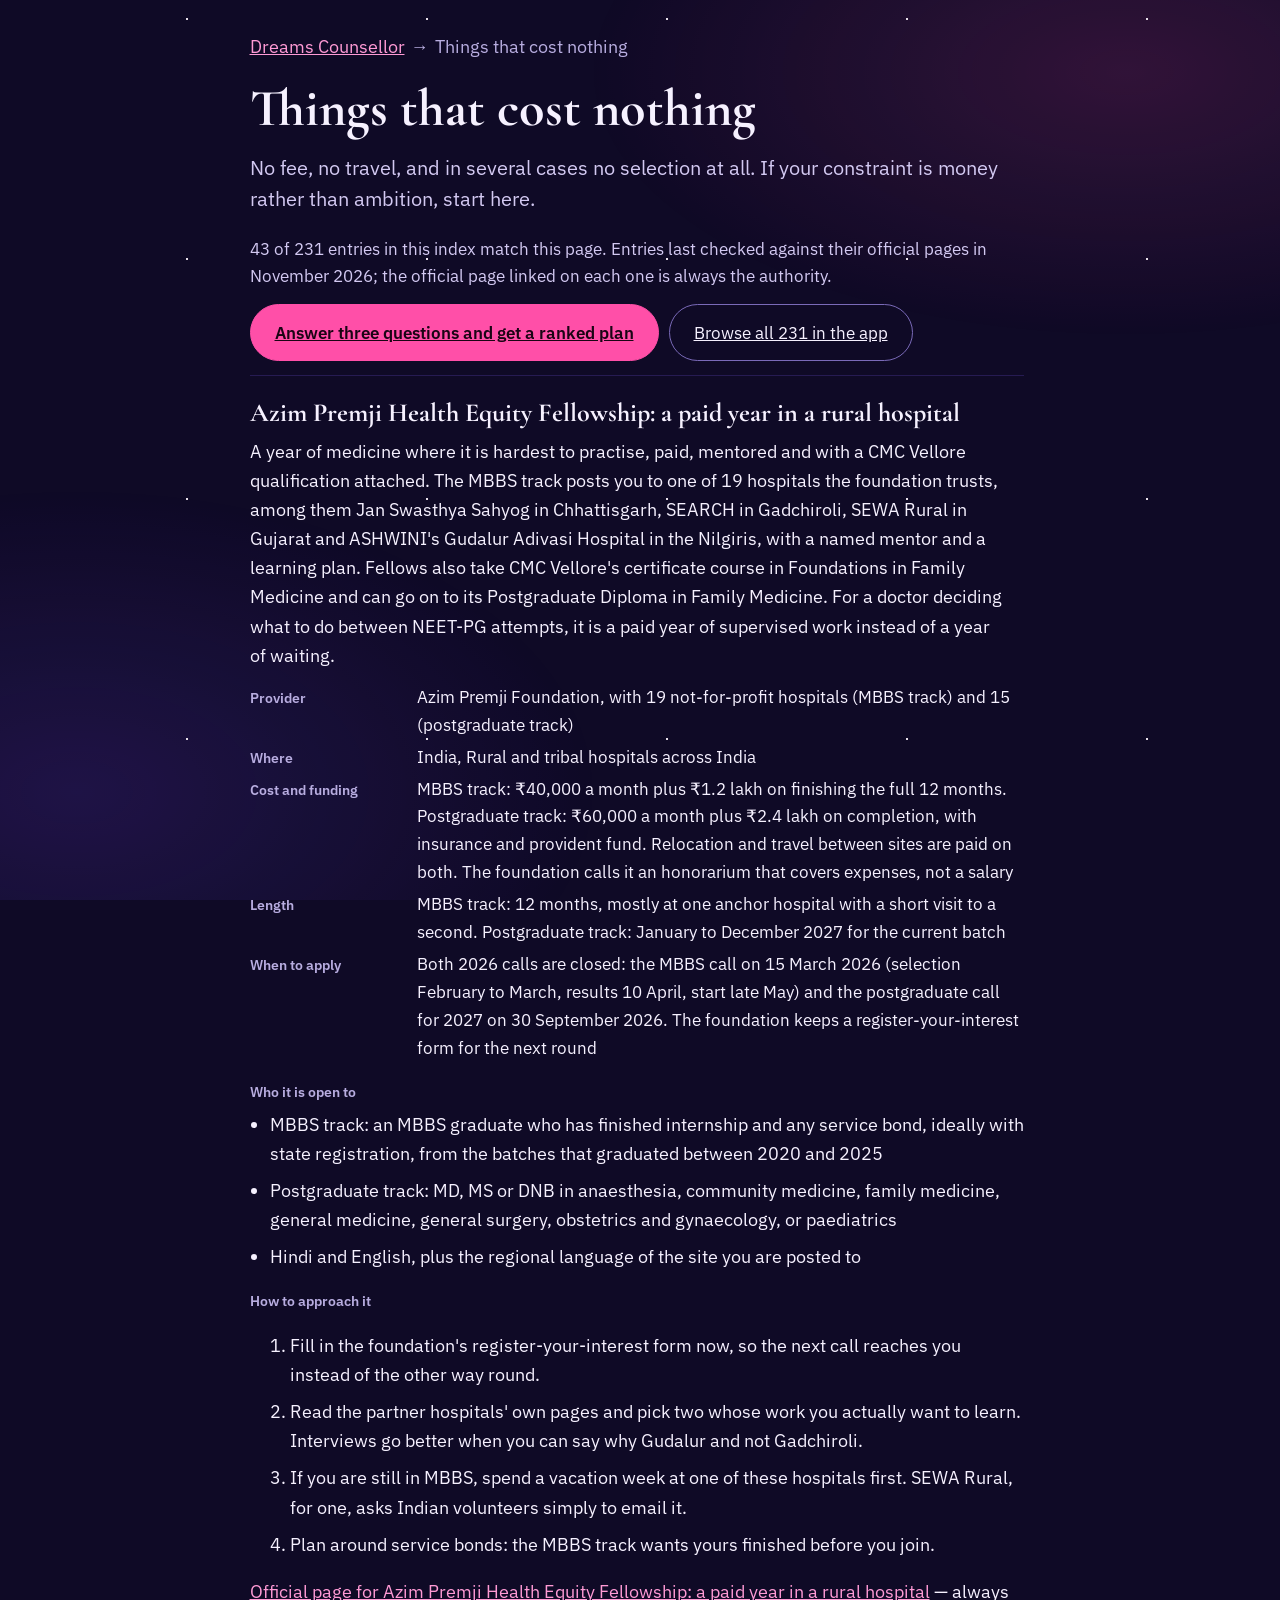
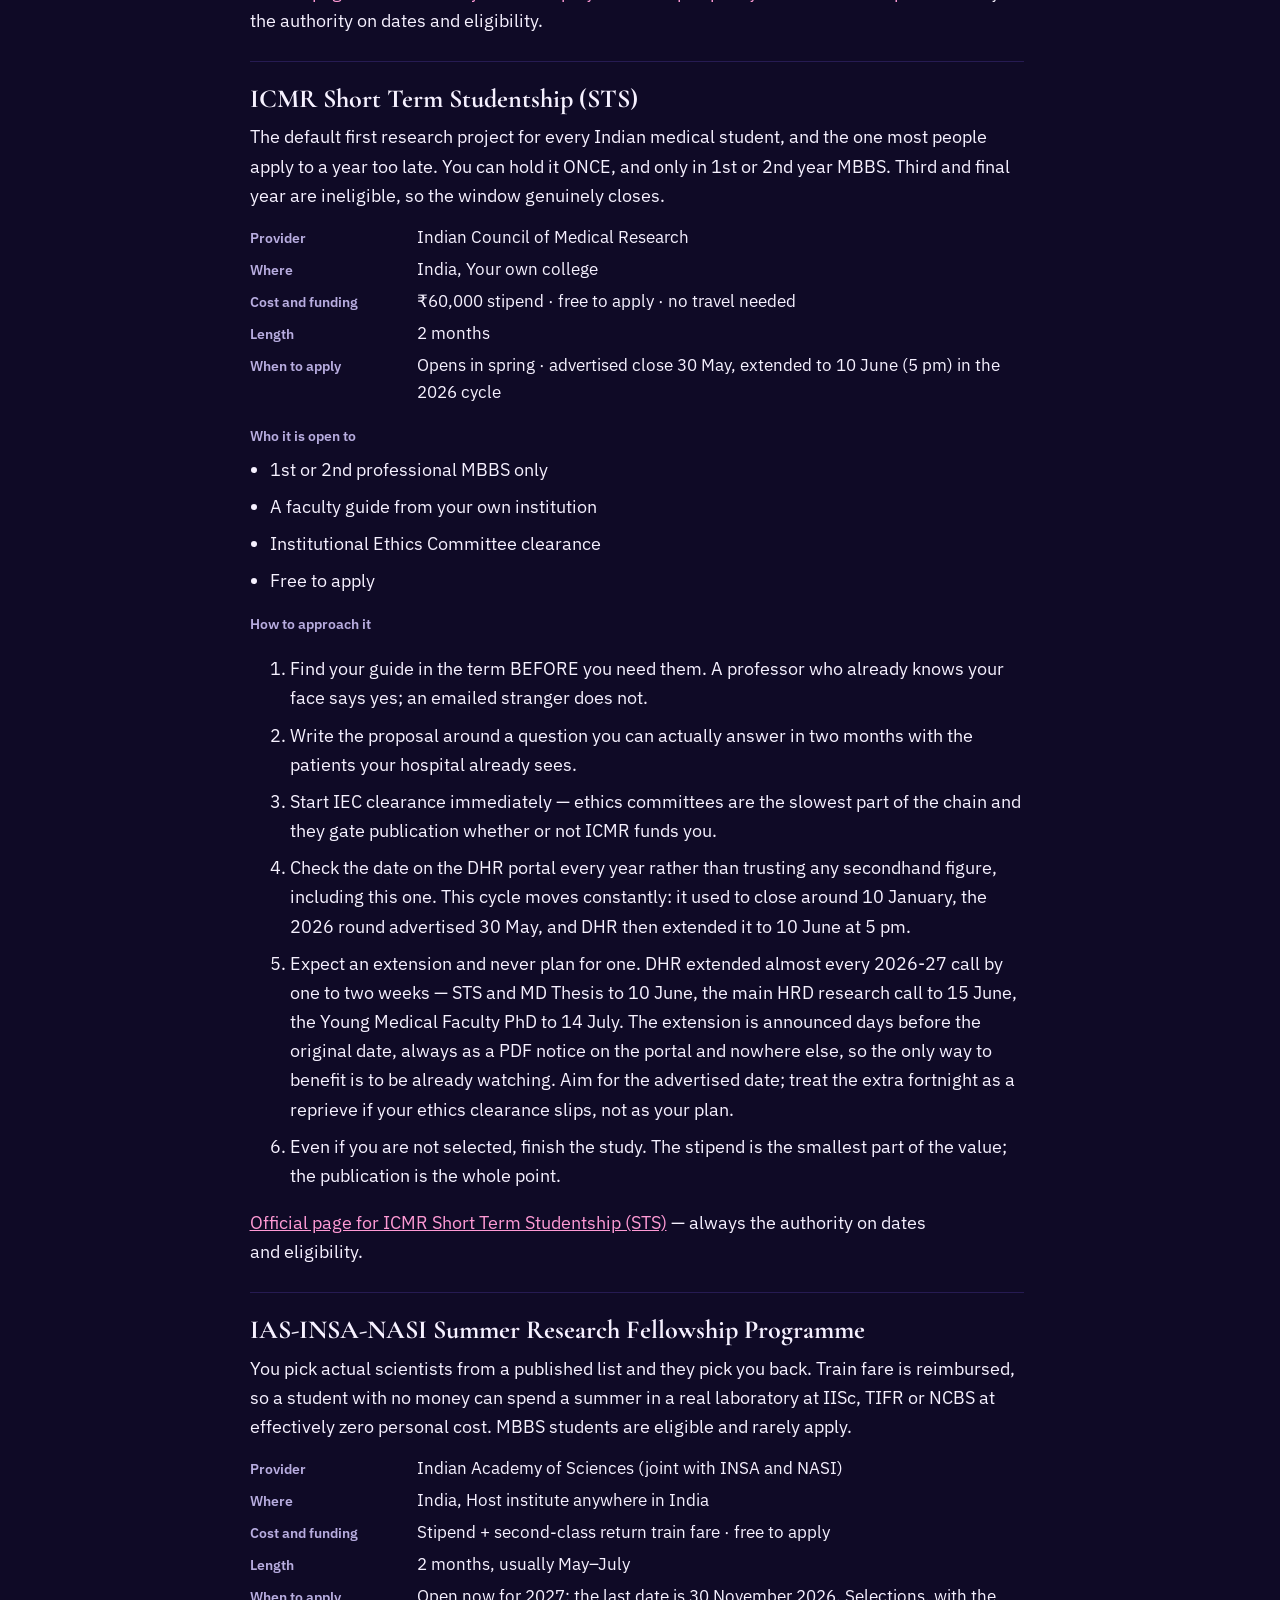
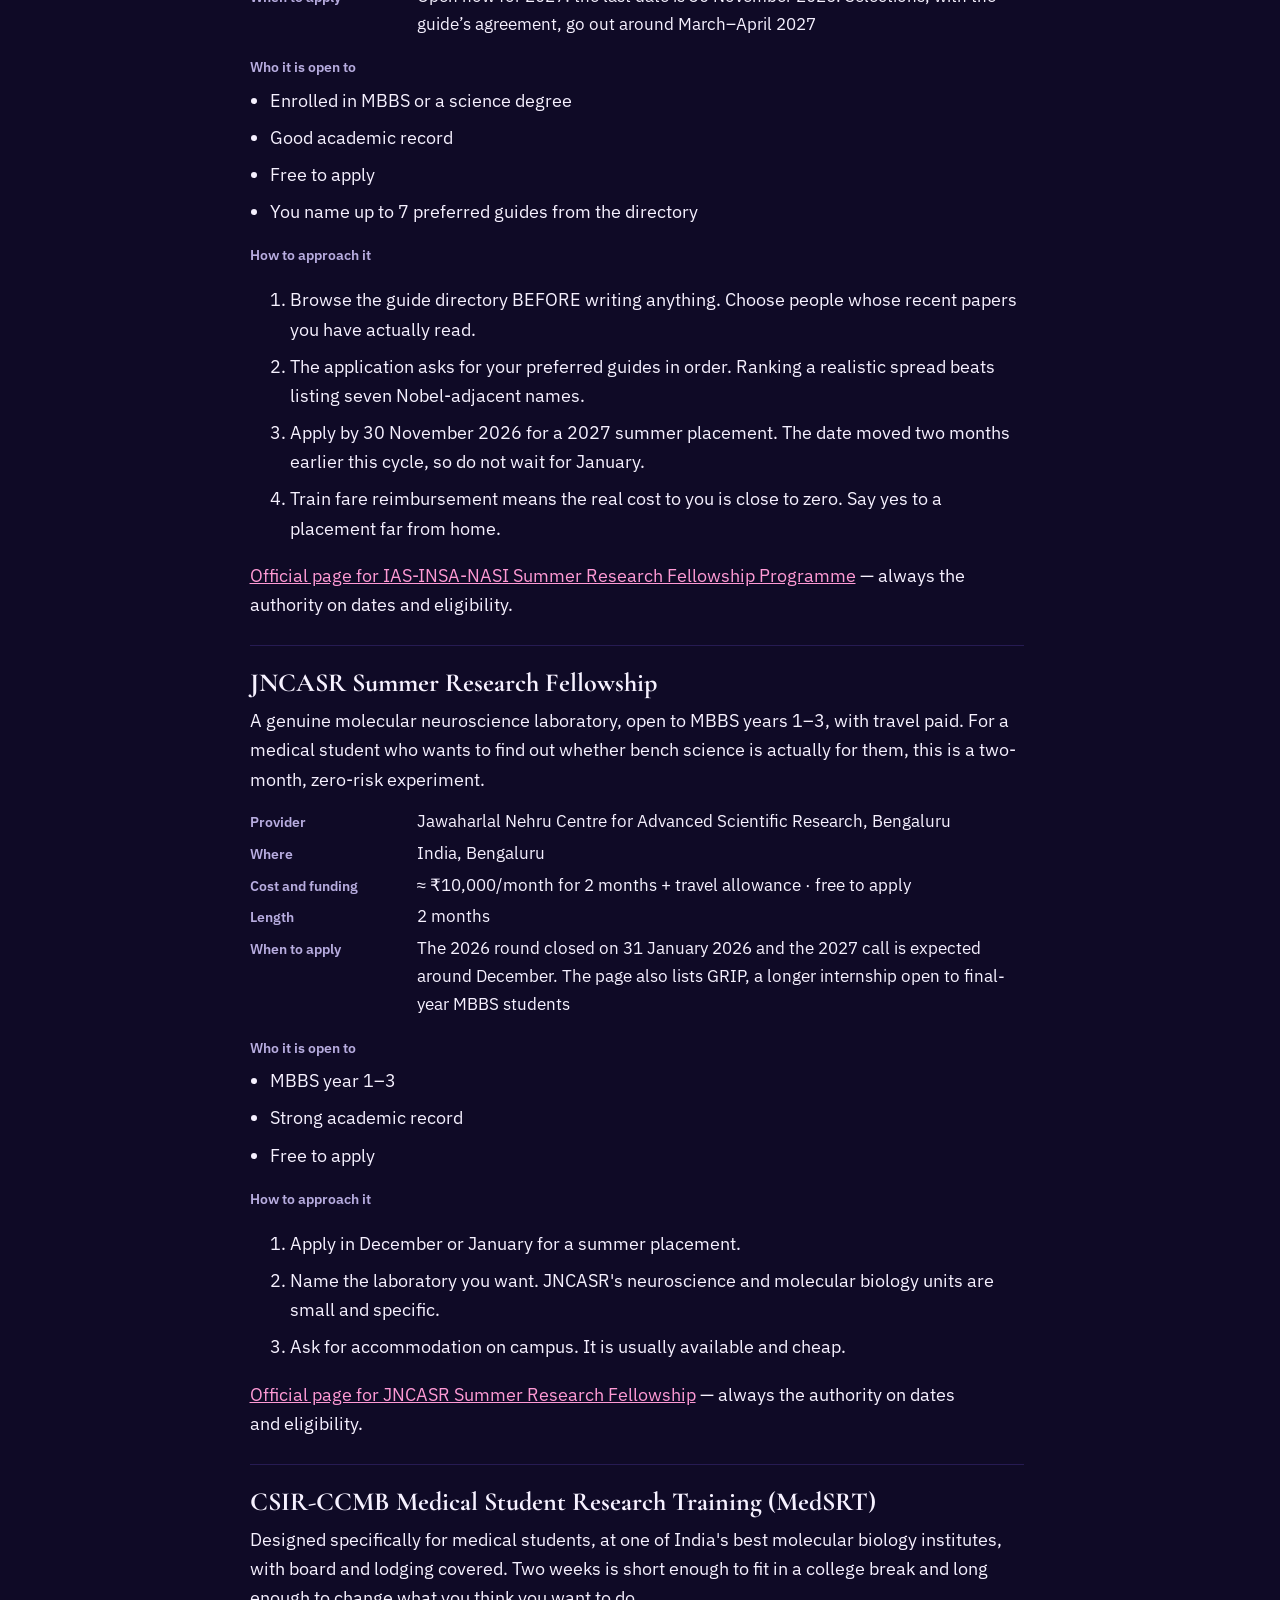
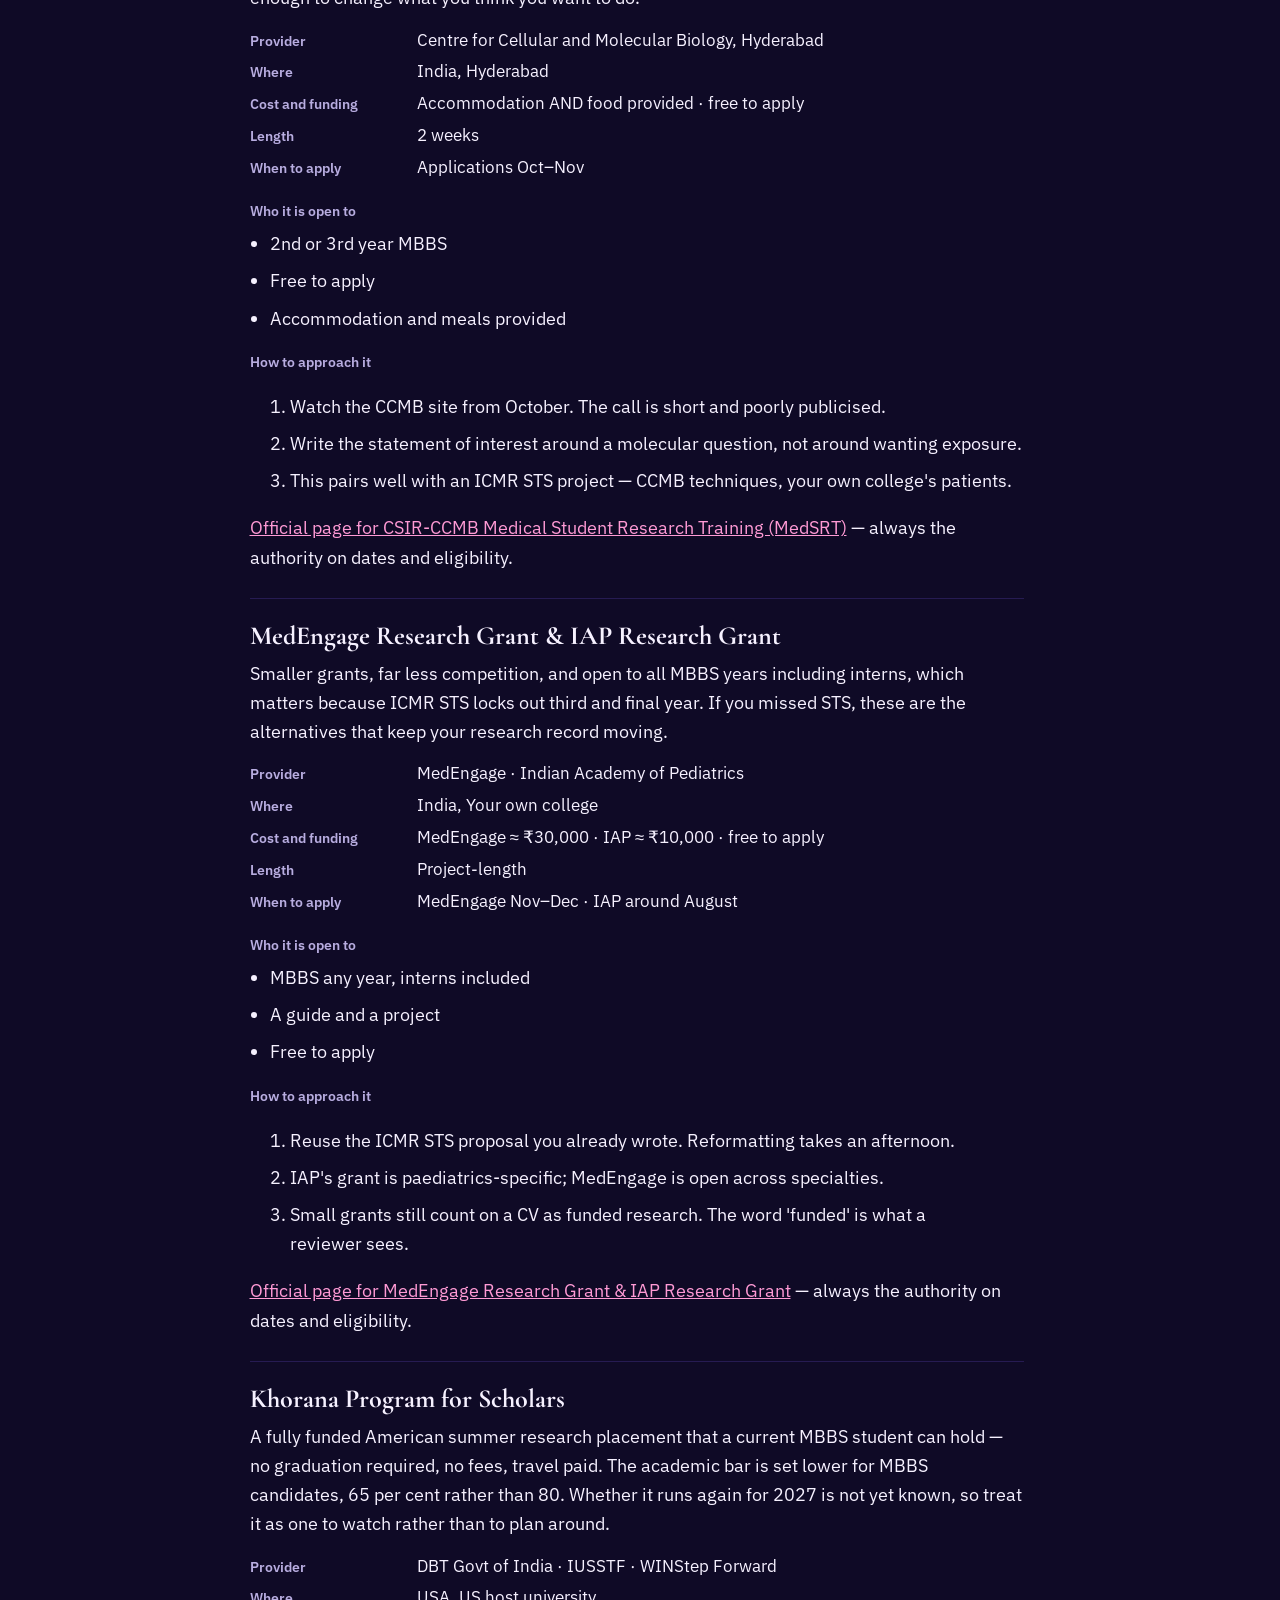
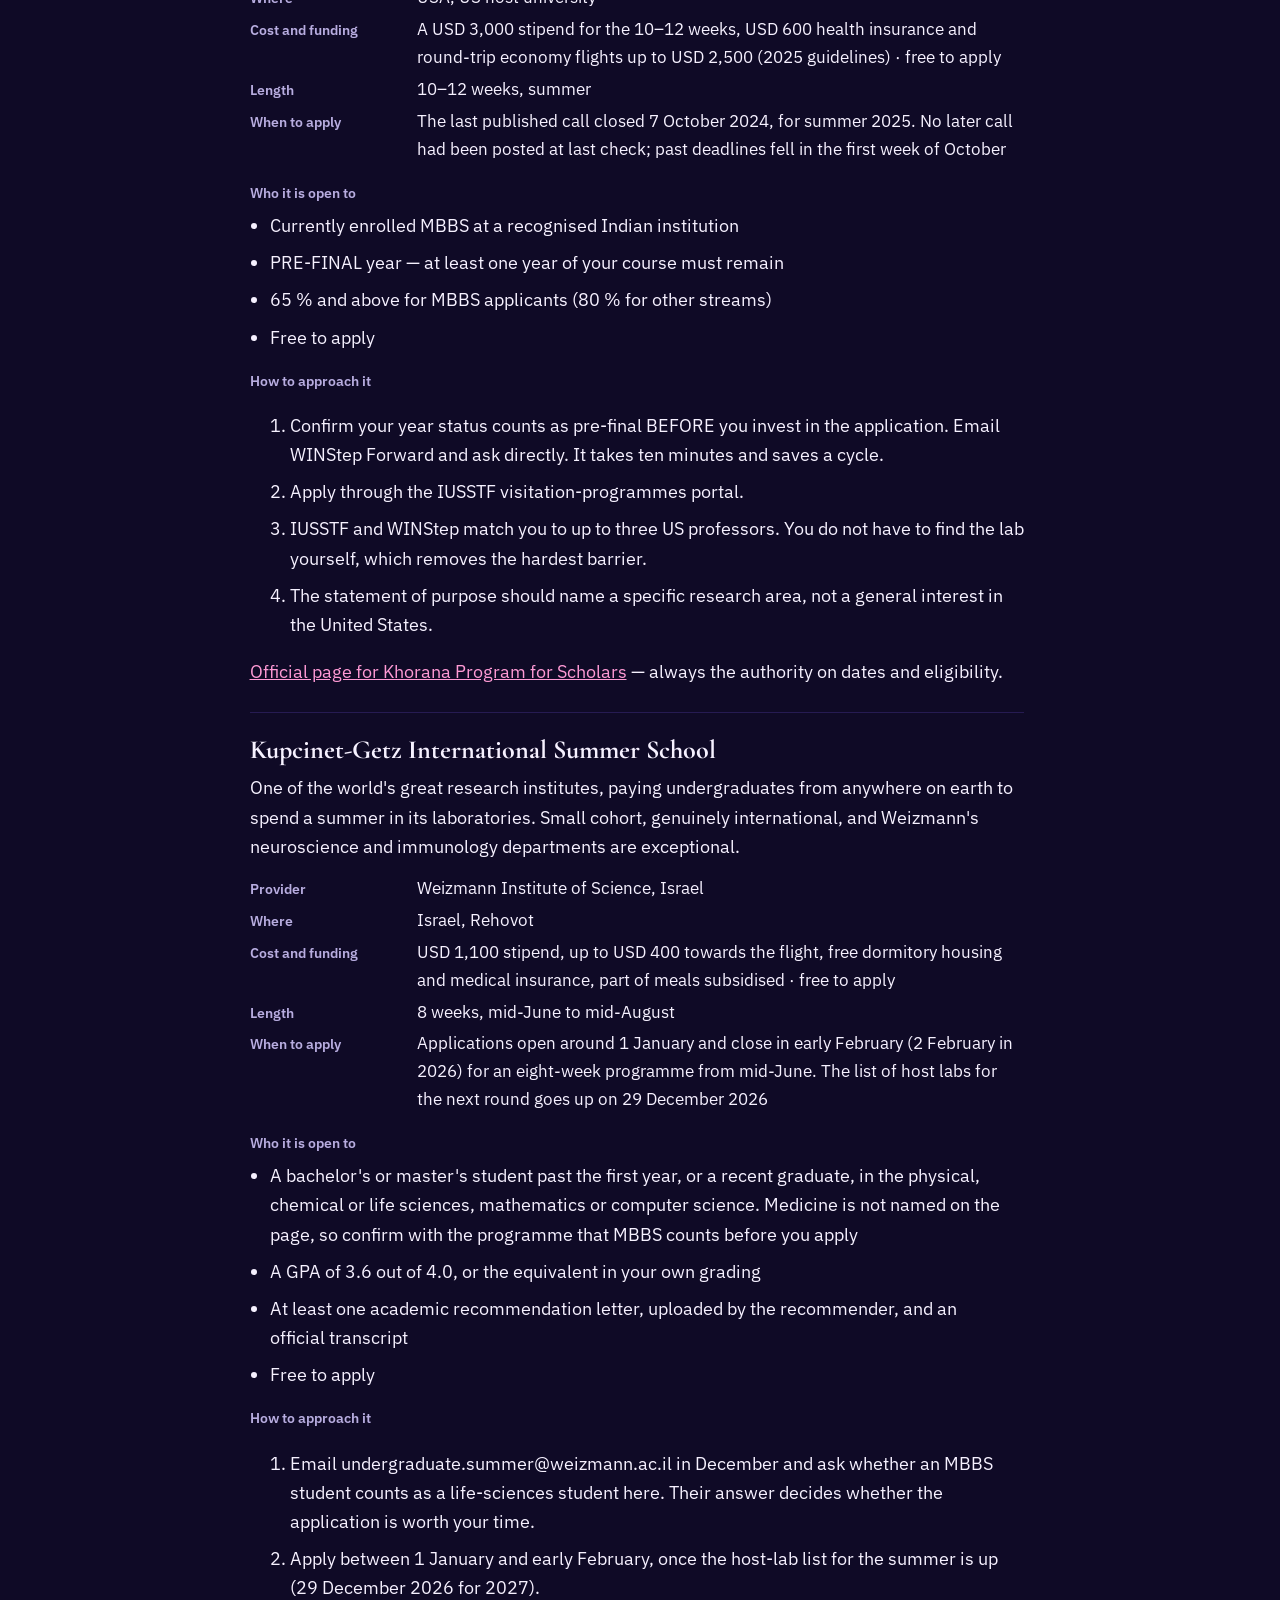
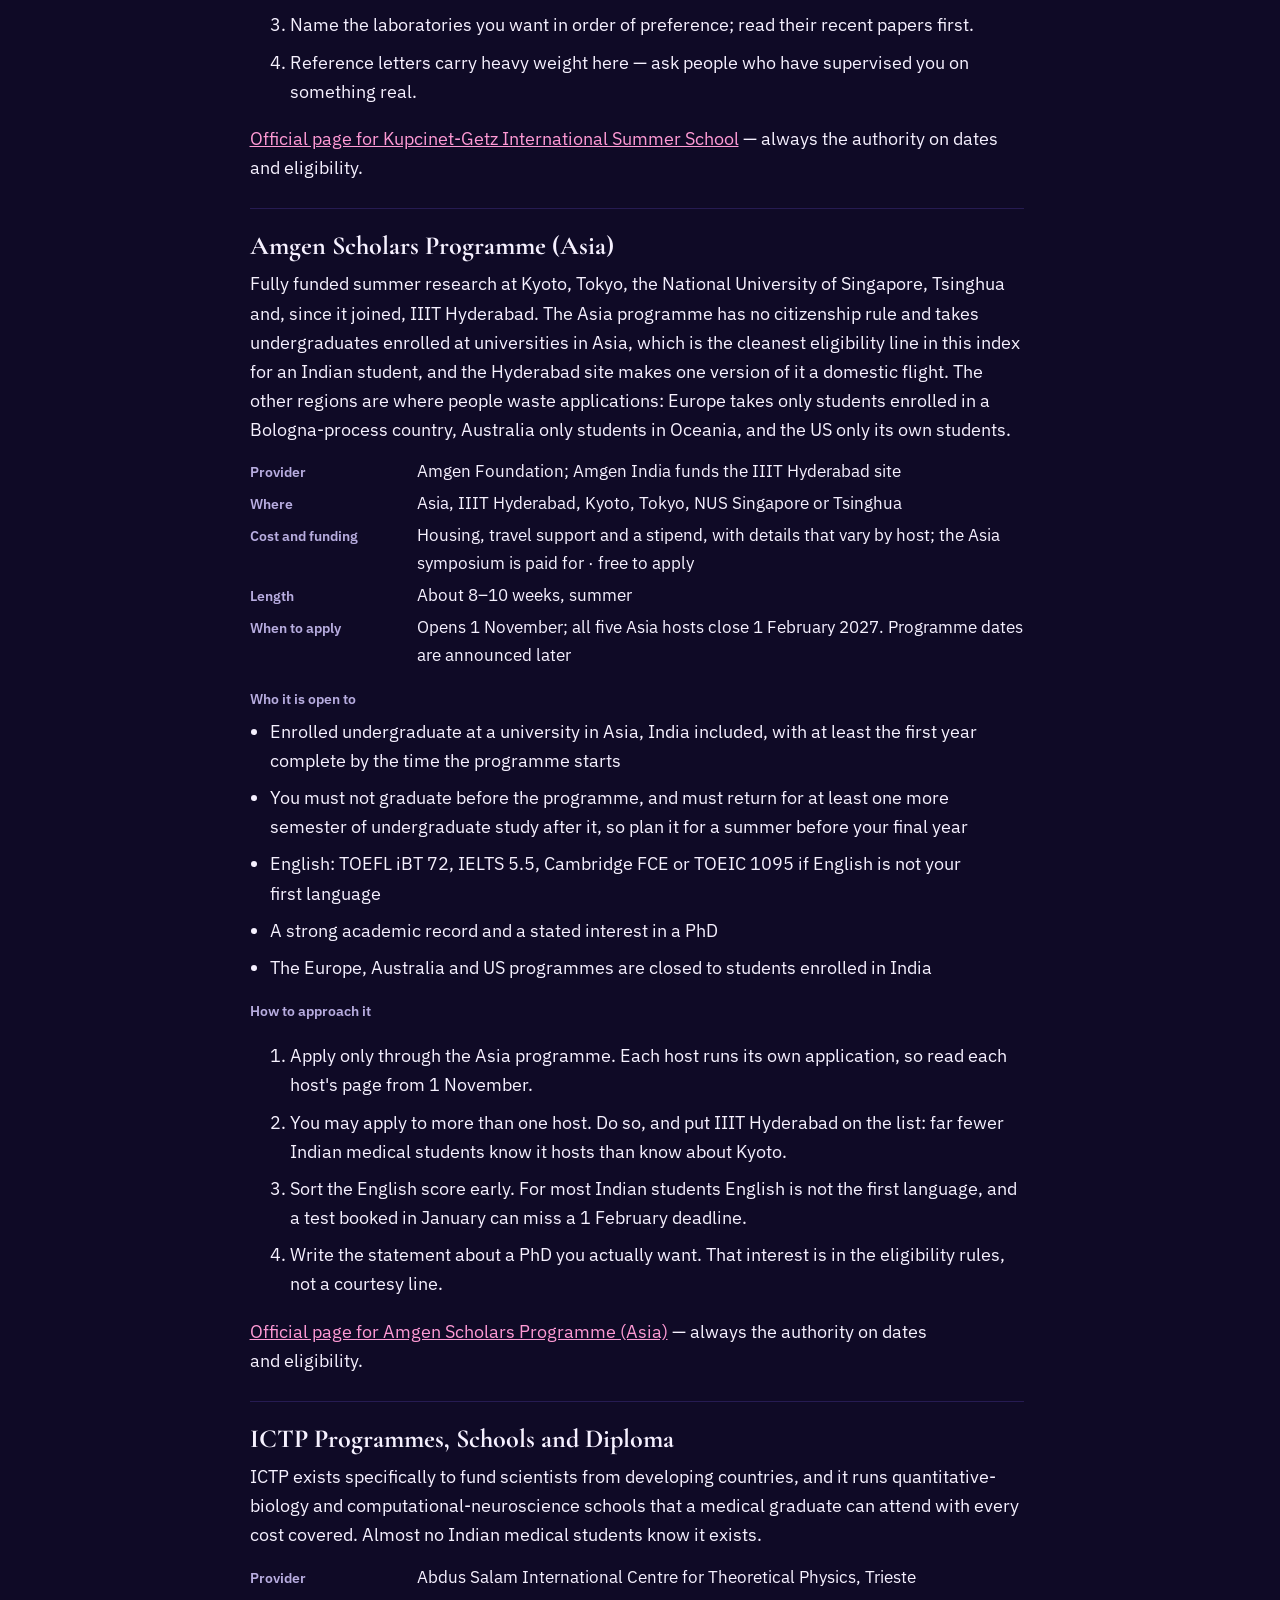
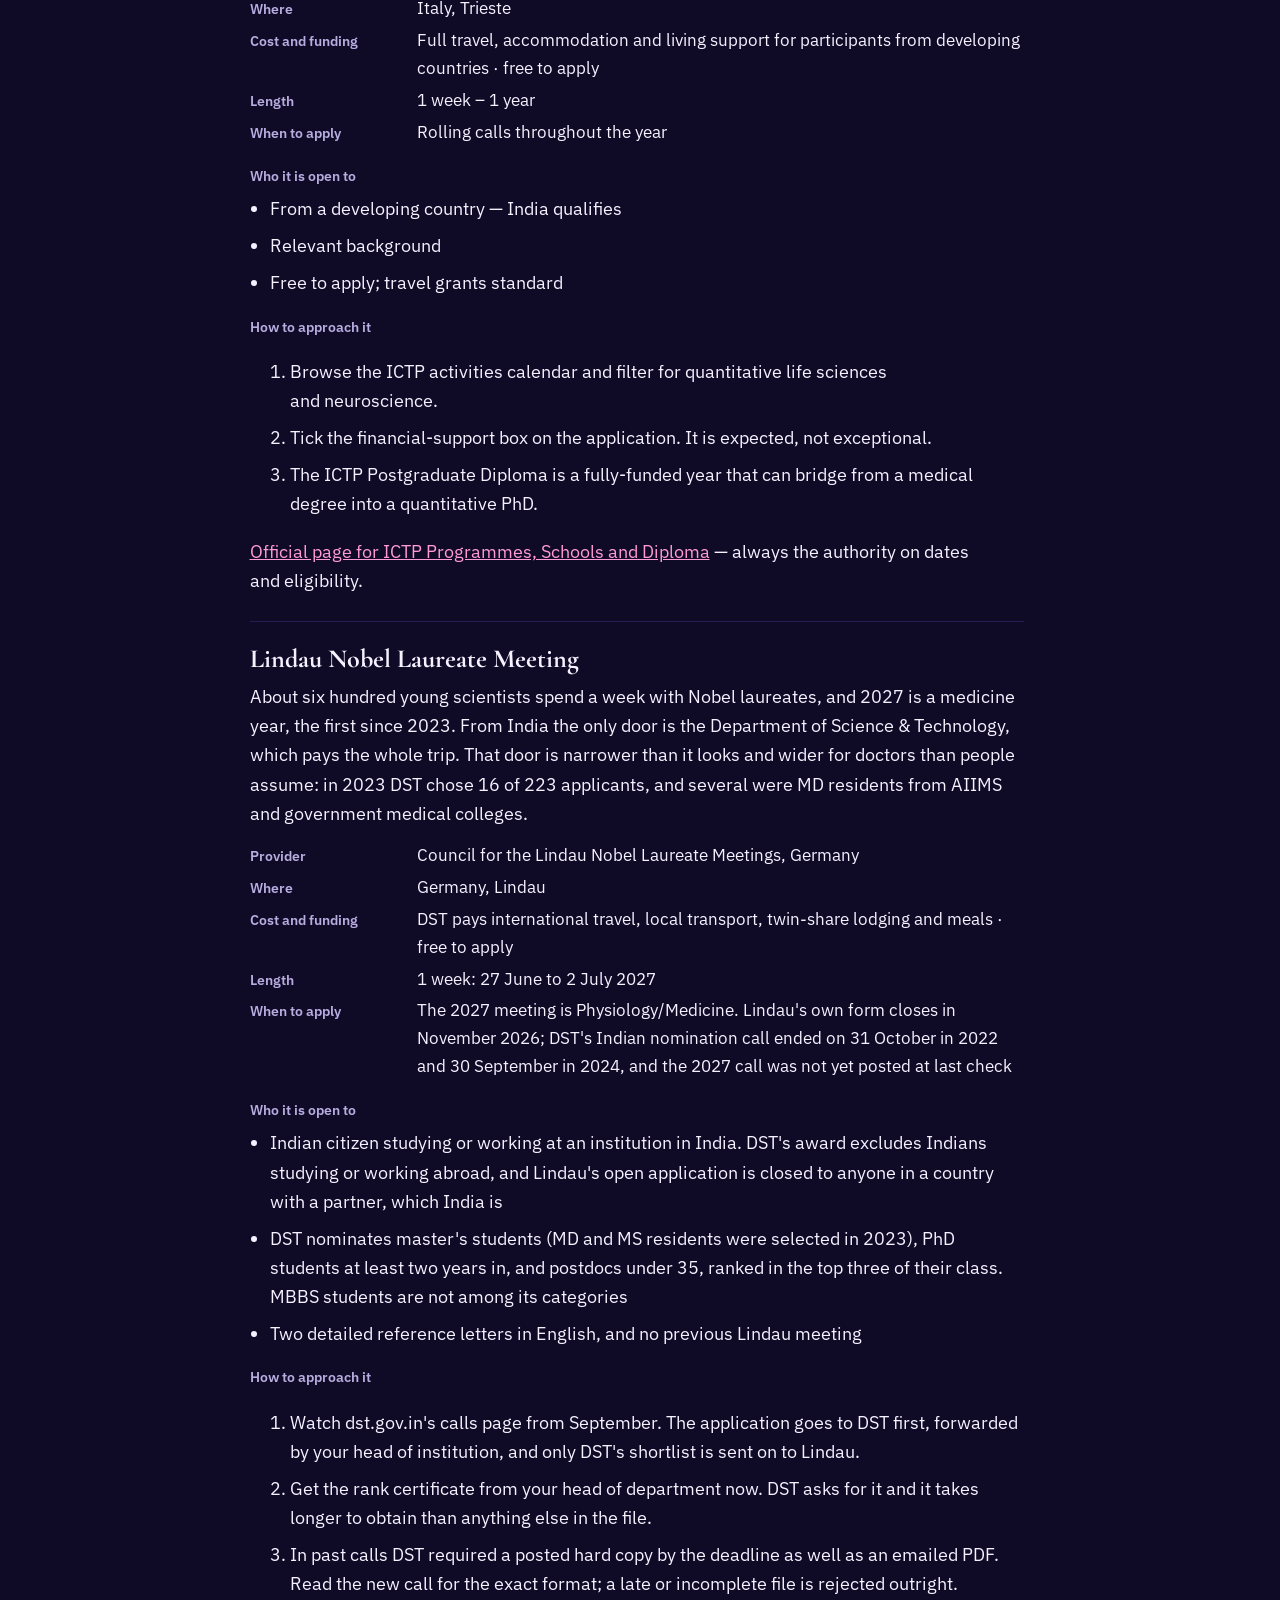
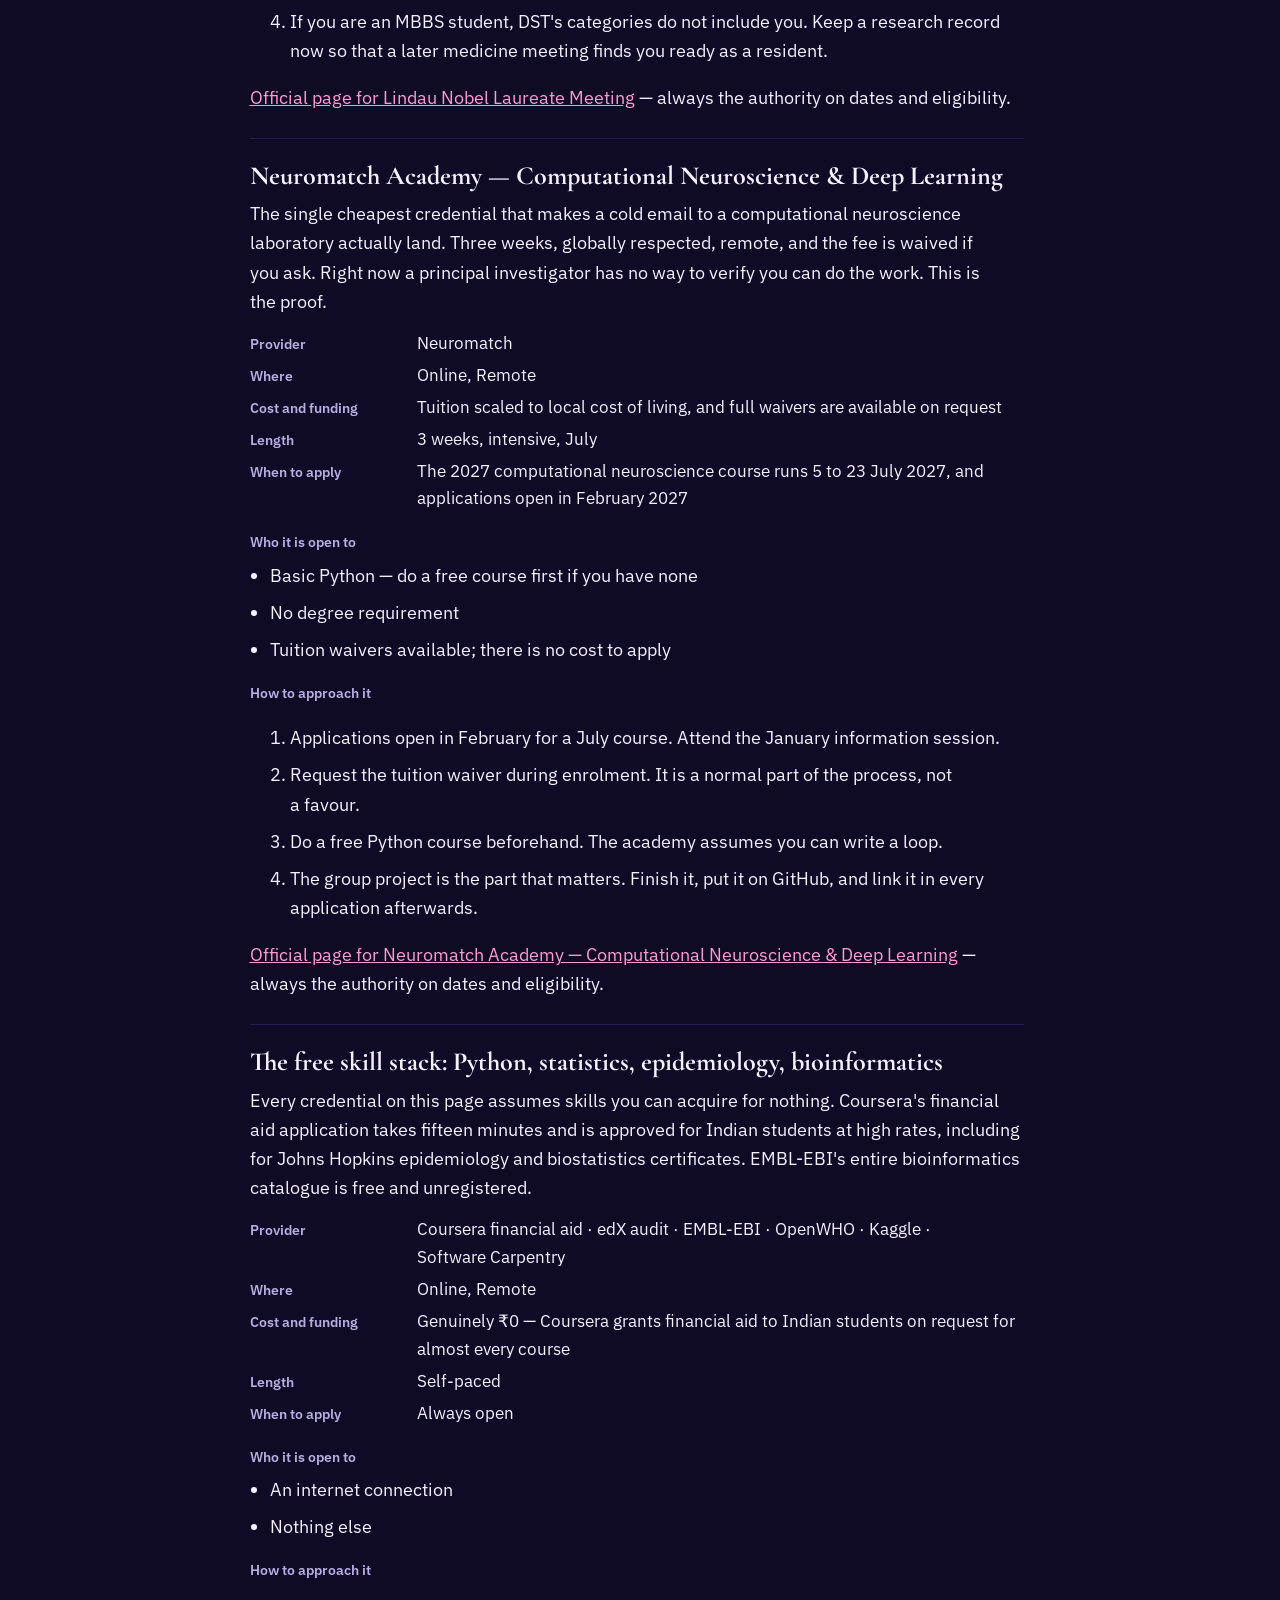
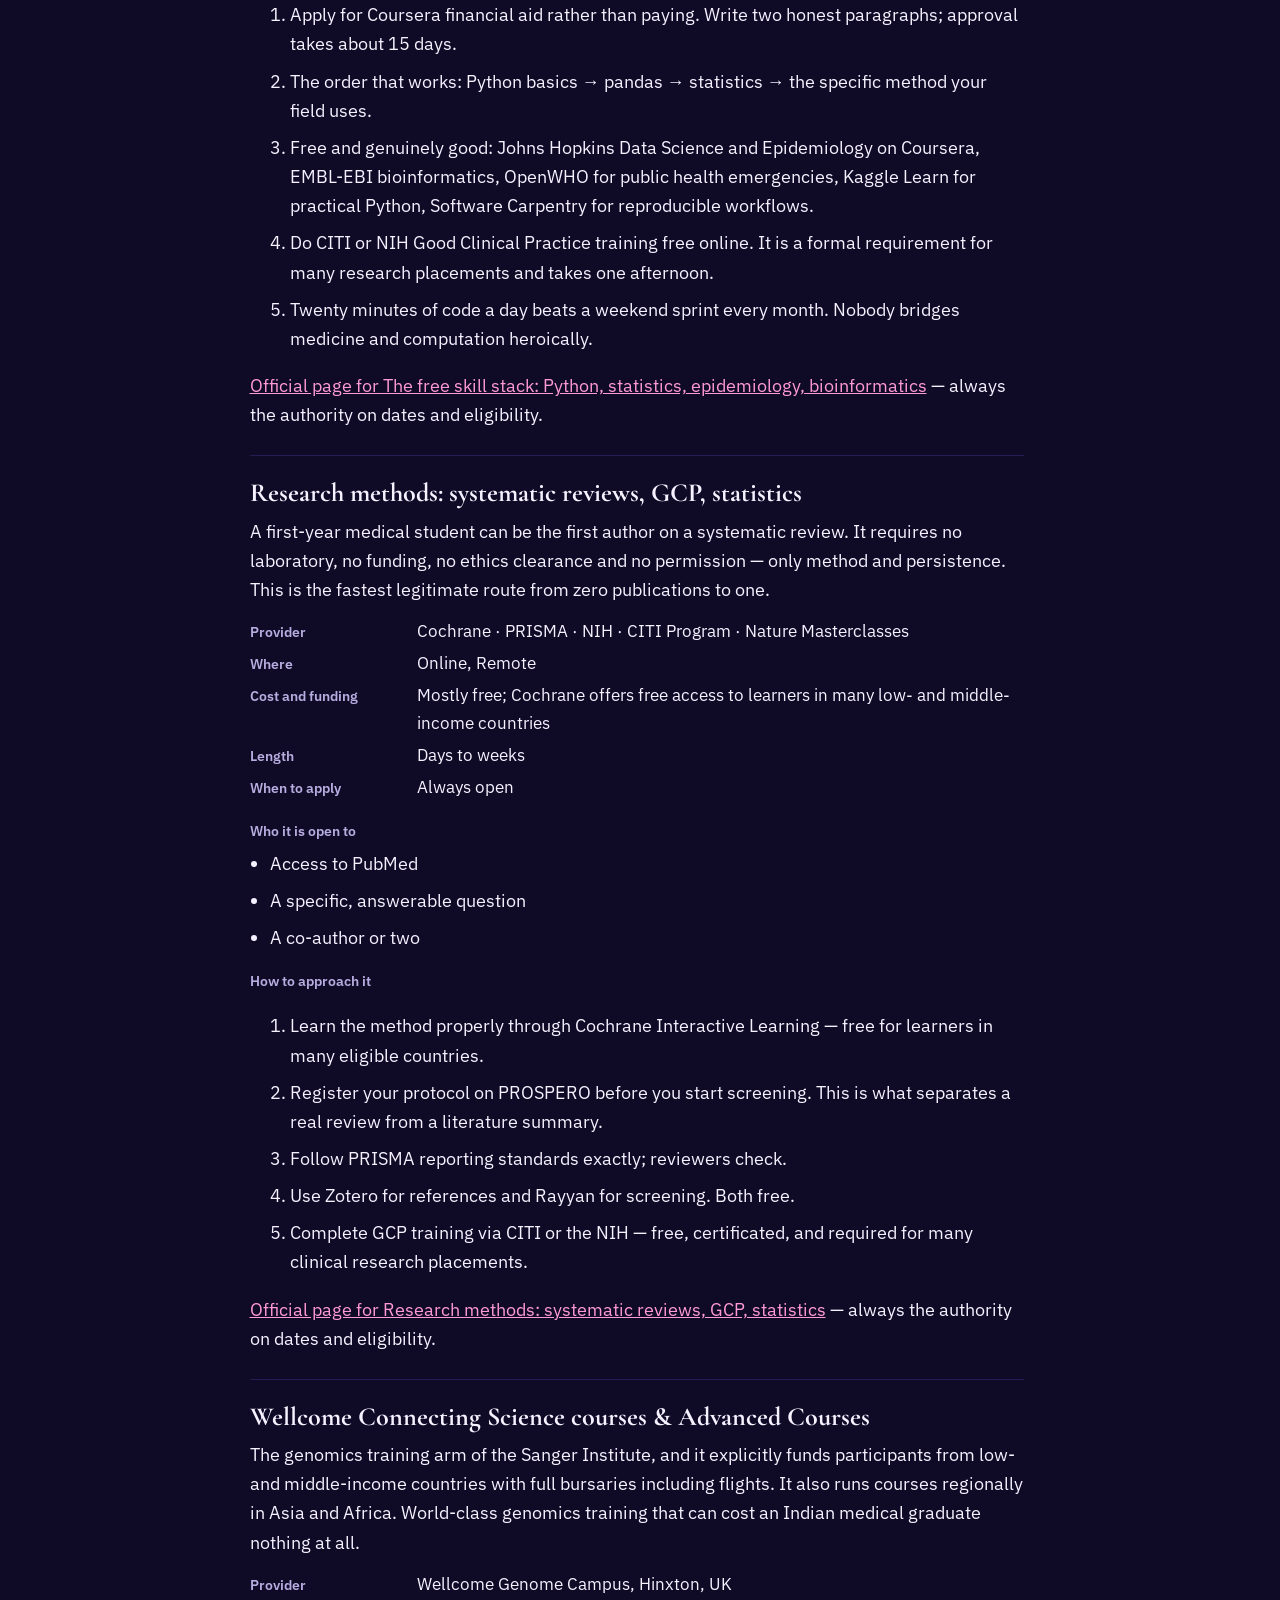
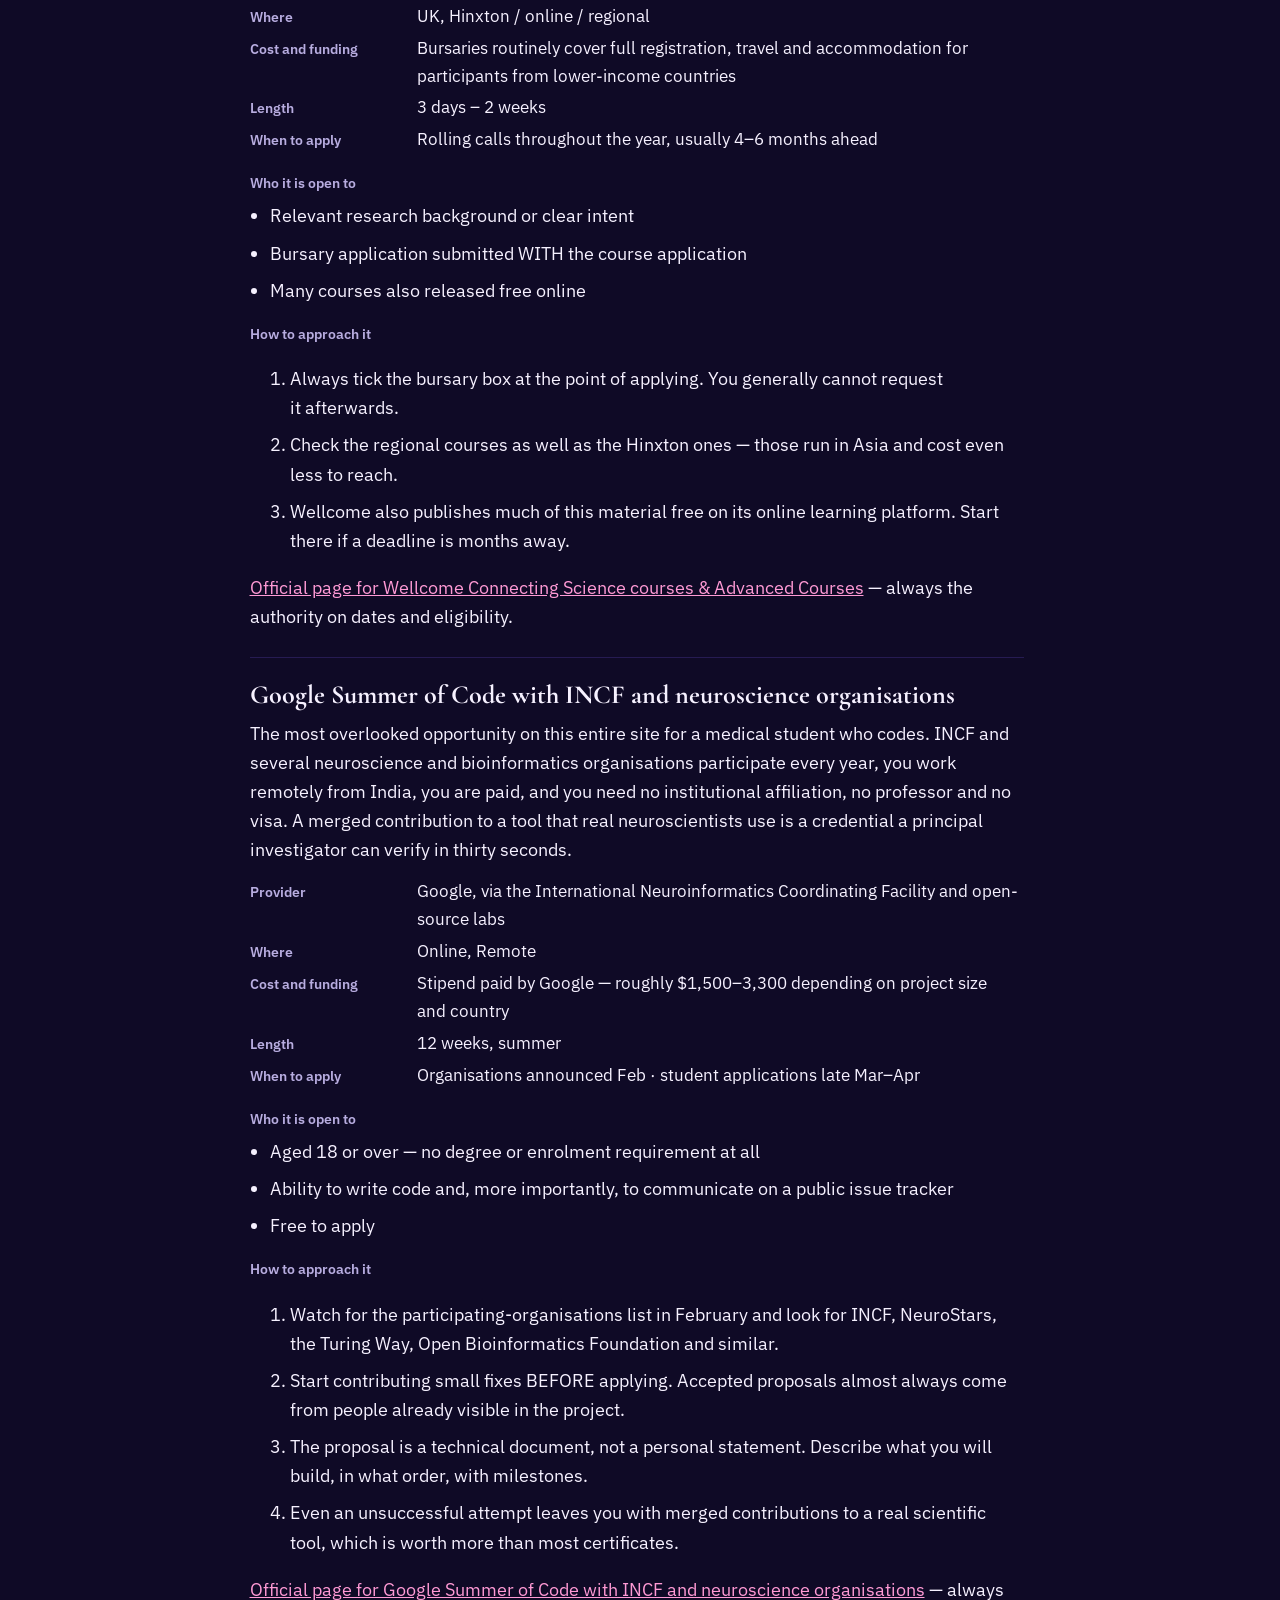
<file: free/index.html>
<!DOCTYPE html>
<html lang="en">
<head>
<meta charset="utf-8" />
<meta name="viewport" content="width=device-width, initial-scale=1" />
<title>Opportunities that cost nothing to apply for or take part in — Dreams Counsellor</title>
<meta name="description" content="Courses, datasets, networks and programmes that are free at the point of use for Indian medical students, including WHO courses and UN youth routes." />
<meta name="robots" content="index, follow, max-image-preview:large" />
<link rel="canonical" href="https://aryanmanhas12.github.io/DREAMS/free/" />
<meta name="theme-color" content="#0F0A26" media="(prefers-color-scheme: light)" />
<meta name="theme-color" content="#0F0A26" media="(prefers-color-scheme: dark)" />

<meta property="og:type" content="website" />
<meta property="og:site_name" content="Dreams Counsellor" />
<meta property="og:title" content="Opportunities that cost nothing to apply for or take part in" />
<meta property="og:description" content="Courses, datasets, networks and programmes that are free at the point of use for Indian medical students, including WHO courses and UN youth routes." />
<meta property="og:url" content="https://aryanmanhas12.github.io/DREAMS/free/" />
<meta property="og:image" content="https://aryanmanhas12.github.io/DREAMS/assets/og/free.png" />
<meta property="og:image:width" content="1200" />
<meta property="og:image:height" content="630" />
<meta property="og:image:alt" content="Things that cost nothing — 43 of 231 entries in the Dreams Counsellor index, beside a globe marking the countries they lead to." />
<meta name="twitter:card" content="summary_large_image" />
<meta name="twitter:title" content="Opportunities that cost nothing to apply for or take part in" />
<meta name="twitter:description" content="Courses, datasets, networks and programmes that are free at the point of use for Indian medical students, including WHO courses and UN youth routes." />
<meta name="twitter:image" content="https://aryanmanhas12.github.io/DREAMS/assets/og/free.png" />

<link rel="icon" href="data:image/svg+xml,%3Csvg xmlns='http://www.w3.org/2000/svg' viewBox='0 0 32 32'%3E%3Crect width='32' height='32' rx='7' fill='%230F0A26'/%3E%3Ccircle cx='16' cy='16' r='12.5' fill='none' stroke='%23B79BFF' stroke-width='2.4'/%3E%3Cellipse cx='16' cy='16' rx='5.5' ry='12.5' fill='none' stroke='%23B79BFF' stroke-width='1.5'/%3E%3Cline x1='3.5' y1='16' x2='28.5' y2='16' stroke='%23B79BFF' stroke-width='1.5'/%3E%3Ccircle cx='20.5' cy='19.5' r='4.2' fill='%230F0A26'/%3E%3Ccircle cx='20.5' cy='19.5' r='3' fill='%23FF4FA8'/%3E%3C/svg%3E" />
<link rel="apple-touch-icon" href="../assets/icons/apple-touch-icon.png" />
<link rel="stylesheet" href="../assets/styles.css" />
<script type="application/ld+json">
{
 "@context": "https://schema.org",
 "@graph": [
  {
   "@type": "BreadcrumbList",
   "itemListElement": [
    {
     "@type": "ListItem",
     "position": 1,
     "name": "Dreams Counsellor",
     "item": "https://aryanmanhas12.github.io/DREAMS/"
    },
    {
     "@type": "ListItem",
     "position": 2,
     "name": "Things that cost nothing",
     "item": "https://aryanmanhas12.github.io/DREAMS/free/"
    }
   ]
  },
  {
   "@type": "CollectionPage",
   "@id": "https://aryanmanhas12.github.io/DREAMS/free/",
   "url": "https://aryanmanhas12.github.io/DREAMS/free/",
   "name": "Opportunities that cost nothing to apply for or take part in",
   "description": "Courses, datasets, networks and programmes that are free at the point of use for Indian medical students, including WHO courses and UN youth routes.",
   "inLanguage": "en",
   "isPartOf": {
    "@type": "WebSite",
    "name": "Dreams Counsellor",
    "url": "https://aryanmanhas12.github.io/DREAMS/"
   },
   "mainEntity": {
    "@type": "ItemList",
    "numberOfItems": 43,
    "itemListElement": [
     {
      "@type": "ListItem",
      "position": 1,
      "name": "Azim Premji Health Equity Fellowship: a paid year in a rural hospital",
      "url": "https://azimpremjifoundation.org/what-we-do/health/azim-premji-health-equity-fellowship-for-mbbs-doctors/"
     },
     {
      "@type": "ListItem",
      "position": 2,
      "name": "ICMR Short Term Studentship (STS)",
      "url": "https://www.icmr.gov.in/short-term-studentship-sts"
     },
     {
      "@type": "ListItem",
      "position": 3,
      "name": "IAS-INSA-NASI Summer Research Fellowship Programme",
      "url": "https://web-japps.ias.ac.in/srfp/"
     },
     {
      "@type": "ListItem",
      "position": 4,
      "name": "JNCASR Summer Research Fellowship",
      "url": "https://www.jncasr.ac.in/academics"
     },
     {
      "@type": "ListItem",
      "position": 5,
      "name": "CSIR-CCMB Medical Student Research Training (MedSRT)",
      "url": "https://www.ccmb.res.in/"
     },
     {
      "@type": "ListItem",
      "position": 6,
      "name": "MedEngage Research Grant & IAP Research Grant",
      "url": "https://med-engage.com/"
     },
     {
      "@type": "ListItem",
      "position": 7,
      "name": "Khorana Program for Scholars",
      "url": "https://iusstf.org/khorana-program-for-scholars"
     },
     {
      "@type": "ListItem",
      "position": 8,
      "name": "Kupcinet-Getz International Summer School",
      "url": "https://info.weizmann.ac.il/kupcinet-getz-international-summer-program/"
     },
     {
      "@type": "ListItem",
      "position": 9,
      "name": "Amgen Scholars Programme (Asia)",
      "url": "https://amgenscholars.com/asia-program/"
     },
     {
      "@type": "ListItem",
      "position": 10,
      "name": "ICTP Programmes, Schools and Diploma",
      "url": "https://www.ictp.it/"
     },
     {
      "@type": "ListItem",
      "position": 11,
      "name": "Lindau Nobel Laureate Meeting",
      "url": "https://www.lindau-nobel.org/young-scientists/"
     },
     {
      "@type": "ListItem",
      "position": 12,
      "name": "Neuromatch Academy — Computational Neuroscience & Deep Learning",
      "url": "https://neuromatch.io/computational-neuroscience/"
     },
     {
      "@type": "ListItem",
      "position": 13,
      "name": "The free skill stack: Python, statistics, epidemiology, bioinformatics",
      "url": "https://www.ebi.ac.uk/training/"
     },
     {
      "@type": "ListItem",
      "position": 14,
      "name": "Research methods: systematic reviews, GCP, statistics",
      "url": "https://www.cochrane.org/learn"
     },
     {
      "@type": "ListItem",
      "position": 15,
      "name": "Wellcome Connecting Science courses & Advanced Courses",
      "url": "https://coursesandconferences.wellcomeconnectingscience.org/our-events/"
     },
     {
      "@type": "ListItem",
      "position": 16,
      "name": "Google Summer of Code with INCF and neuroscience organisations",
      "url": "https://summerofcode.withgoogle.com/"
     },
     {
      "@type": "ListItem",
      "position": 17,
      "name": "Public datasets you can analyse from anywhere, tonight",
      "url": "https://www.ukbiobank.ac.uk/enable-your-research"
     },
     {
      "@type": "ListItem",
      "position": 18,
      "name": "Gulf research institutions — KAUST, Weill Cornell Qatar, Sidra, Khalifa",
      "url": "https://www.kaust.edu.sa/en/study"
     },
     {
      "@type": "ListItem",
      "position": 19,
      "name": "BIRAC Biotechnology Ignition Grant (BIG)",
      "url": "https://birac.nic.in/big.php"
     },
     {
      "@type": "ListItem",
      "position": 20,
      "name": "International Neuroscience Doctoral Programme",
      "url": "https://fchampalimaud.org/champalimaud-research/education"
     },
     {
      "@type": "ListItem",
      "position": 21,
      "name": "PhD Programme — a salary, no fees, direct entry after a bachelor's",
      "url": "https://ista.ac.at/en/education/graduate-school/"
     },
     {
      "@type": "ListItem",
      "position": 22,
      "name": "Taiwan International Graduate Program",
      "url": "https://tigp.sinica.edu.tw/"
     },
     {
      "@type": "ListItem",
      "position": 23,
      "name": "Hong Kong PhD Fellowship Scheme",
      "url": "https://www.ugc.edu.hk/eng/rgc/funding_opport/hkpfs/"
     },
     {
      "@type": "ListItem",
      "position": 24,
      "name": "NIMHANS — short courses, observerships and the free Digital Academy",
      "url": "https://nimhans.ac.in/"
     },
     {
      "@type": "ListItem",
      "position": 25,
      "name": "IISER summer research programmes and winter schools",
      "url": "https://www.iiserpune.ac.in/announcements"
     },
     {
      "@type": "ListItem",
      "position": 26,
      "name": "ICMR International Fellowship for Indian Biomedical Scientists",
      "url": "https://www.icmr.gov.in/icmr-international-fellowship-programme-for-indian-biomedical-scientists"
     },
     {
      "@type": "ListItem",
      "position": 27,
      "name": "INYAS — Indian National Young Academy of Sciences membership",
      "url": "https://inyas.in/become-a-member"
     },
     {
      "@type": "ListItem",
      "position": 28,
      "name": "Smart India Hackathon. The healthcare problem statements",
      "url": "https://www.sih.gov.in/"
     },
     {
      "@type": "ListItem",
      "position": 29,
      "name": "IJMS World Conference of Medical Student Research",
      "url": "https://ijms.info/IJMS/Conference/welcome"
     },
     {
      "@type": "ListItem",
      "position": 30,
      "name": "India Science Festival and the IISF science-communication events",
      "url": "https://www.indiasciencefest.org/"
     },
     {
      "@type": "ListItem",
      "position": 31,
      "name": "Summer Research Program, School of Life Sciences",
      "url": "https://www.epfl.ch/schools/sv/education/summer-research-program/"
     },
     {
      "@type": "ListItem",
      "position": 32,
      "name": "OpenWHO and the WHO Academy — free courses with a WHO certificate",
      "url": "https://openwho.org/"
     },
     {
      "@type": "ListItem",
      "position": 33,
      "name": "UN Online Volunteering",
      "url": "https://app.unv.org/"
     },
     {
      "@type": "ListItem",
      "position": 34,
      "name": "UN Major Group for Children and Youth — individual membership",
      "url": "https://www.unmgcy.org/get-involved"
     },
     {
      "@type": "ListItem",
      "position": 35,
      "name": "WHO Youth Council — and why you cannot join it directly",
      "url": "https://www.who.int/initiatives/who-youth-engagement/who-youth-council"
     },
     {
      "@type": "ListItem",
      "position": 36,
      "name": "WHO Global Youth Competition: a 90-second video on influenza and COVID-19",
      "url": "https://www.who.int/news-room/events/detail/2026/08/03/default-calendar/global-youth-competition-advocating-for-influenza-and-covid-19-prevention-and-control"
     },
     {
      "@type": "ListItem",
      "position": 37,
      "name": "Health-tech hackathons — MIT Hacking Medicine and the wider circuit",
      "url": "https://hackingmedicine.mit.edu/"
     },
     {
      "@type": "ListItem",
      "position": 38,
      "name": "TDR Clinical Research Leadership Fellowship",
      "url": "https://tdr.who.int/home/our-work/strengthening-research-capacity"
     },
     {
      "@type": "ListItem",
      "position": 39,
      "name": "TDR Implementation Research Leadership Fellowship",
      "url": "https://tdr.who.int/docs/librariesprovider10/calls-for-applications/ir-leadership-fellowship-call-for-applications-december-2026.pdf"
     },
     {
      "@type": "ListItem",
      "position": 40,
      "name": "ICGEB PhD: the New Delhi programme and the Arturo Falaschi Fellowships",
      "url": "https://www.icgeb.org/fellowship/"
     },
     {
      "@type": "ListItem",
      "position": 41,
      "name": "DHR Short-Term and Long-Term Fellowship Abroad",
      "url": "https://schemes.dhr.gov.in/hrd"
     },
     {
      "@type": "ListItem",
      "position": 42,
      "name": "School of International Biodesign — iFellowship in Medical Device Innovation",
      "url": "https://schoolofbiodesign.in/index.php/fellowship/"
     },
     {
      "@type": "ListItem",
      "position": 43,
      "name": "ICMR-NIE research methods courses: Health Research Fundamentals, and the BCBR for postgraduates",
      "url": "https://nie.icmr.org.in/pages/basic-course-in-biomedical-research"
     }
    ]
   }
  }
 ]
}
</script>
</head>
<body>
<div class="sky sky-static" aria-hidden="true"></div>
<main class="wrap doc-page listing-page">

  <nav class="crumbs" aria-label="Breadcrumb">
    <ol>
      <li><a href="../">Dreams Counsellor</a></li>
      <li aria-current="page">Things that cost nothing</li>
    </ol>
  </nav>

  <h1>Things that cost nothing</h1>
  <p class="doc-lede">No fee, no travel, and in several cases no selection at all. If your constraint is money rather than ambition, start here.</p>

  <p class="doc-small">43 of 231 entries in this index match this page. Entries last checked against their official pages in November 2026; the official page linked on each one is always the authority.</p>

  <p class="doc-actions">
    <a class="btn btn-primary" href="../">Answer three questions and get a ranked plan</a>
    <a class="btn btn-ghost" href="../#browse">Browse all 231 in the app</a>
  </p>

  <article class="listing" id="azim-premji-hef">
    <h2>Azim Premji Health Equity Fellowship: a paid year in a rural hospital</h2>
    <p class="listing-why">A year of medicine where it is hardest to practise, paid, mentored and with a CMC Vellore qualification attached. The MBBS track posts you to one of 19 hospitals the foundation trusts, among them Jan Swasthya Sahyog in Chhattisgarh, SEARCH in Gadchiroli, SEWA Rural in Gujarat and ASHWINI's Gudalur Adivasi Hospital in the Nilgiris, with a named mentor and a learning plan. Fellows also take CMC Vellore's certificate course in Foundations in Family Medicine and can go on to its Postgraduate Diploma in Family Medicine. For a doctor deciding what to do between NEET-PG attempts, it is a paid year of supervised work instead of a year of waiting.</p>
    <dl class="listing-facts">
      <dt>Provider</dt><dd>Azim Premji Foundation, with 19 not-for-profit hospitals (MBBS track) and 15 (postgraduate track)</dd>
      <dt>Where</dt><dd>India, Rural and tribal hospitals across India</dd>
      <dt>Cost and funding</dt><dd>MBBS track: ₹40,000 a month plus ₹1.2 lakh on finishing the full 12 months. Postgraduate track: ₹60,000 a month plus ₹2.4 lakh on completion, with insurance and provident fund. Relocation and travel between sites are paid on both. The foundation calls it an honorarium that covers expenses, not a salary</dd>
      <dt>Length</dt><dd>MBBS track: 12 months, mostly at one anchor hospital with a short visit to a second. Postgraduate track: January to December 2027 for the current batch</dd>
      <dt>When to apply</dt><dd>Both 2026 calls are closed: the MBBS call on 15 March 2026 (selection February to March, results 10 April, start late May) and the postgraduate call for 2027 on 30 September 2026. The foundation keeps a register-your-interest form for the next round</dd>
    </dl>
    <h3>Who it is open to</h3>
    <ul><li>MBBS track: an MBBS graduate who has finished internship and any service bond, ideally with state registration, from the batches that graduated between 2020 and 2025</li><li>Postgraduate track: MD, MS or DNB in anaesthesia, community medicine, family medicine, general medicine, general surgery, obstetrics and gynaecology, or paediatrics</li><li>Hindi and English, plus the regional language of the site you are posted to</li></ul>
    <h3>How to approach it</h3>
    <ol><li>Fill in the foundation's register-your-interest form now, so the next call reaches you instead of the other way round.</li><li>Read the partner hospitals' own pages and pick two whose work you actually want to learn. Interviews go better when you can say why Gudalur and not Gadchiroli.</li><li>If you are still in MBBS, spend a vacation week at one of these hospitals first. SEWA Rural, for one, asks Indian volunteers simply to email it.</li><li>Plan around service bonds: the MBBS track wants yours finished before you join.</li></ol>
    <p class="listing-link"><a href="https://azimpremjifoundation.org/what-we-do/health/azim-premji-health-equity-fellowship-for-mbbs-doctors/" rel="noopener nofollow" target="_blank">Official page for Azim Premji Health Equity Fellowship: a paid year in a rural hospital</a> — always the authority on dates and eligibility.</p>
  </article>

  <article class="listing" id="icmr-sts">
    <h2>ICMR Short Term Studentship (STS)</h2>
    <p class="listing-why">The default first research project for every Indian medical student, and the one most people apply to a year too late. You can hold it ONCE, and only in 1st or 2nd year MBBS. Third and final year are ineligible, so the window genuinely closes.</p>
    <dl class="listing-facts">
      <dt>Provider</dt><dd>Indian Council of Medical Research</dd>
      <dt>Where</dt><dd>India, Your own college</dd>
      <dt>Cost and funding</dt><dd>₹60,000 stipend · free to apply · no travel needed</dd>
      <dt>Length</dt><dd>2 months</dd>
      <dt>When to apply</dt><dd>Opens in spring · advertised close 30 May, extended to 10 June (5 pm) in the 2026 cycle</dd>
    </dl>
    <h3>Who it is open to</h3>
    <ul><li>1st or 2nd professional MBBS only</li><li>A faculty guide from your own institution</li><li>Institutional Ethics Committee clearance</li><li>Free to apply</li></ul>
    <h3>How to approach it</h3>
    <ol><li>Find your guide in the term BEFORE you need them. A professor who already knows your face says yes; an emailed stranger does not.</li><li>Write the proposal around a question you can actually answer in two months with the patients your hospital already sees.</li><li>Start IEC clearance immediately — ethics committees are the slowest part of the chain and they gate publication whether or not ICMR funds you.</li><li>Check the date on the DHR portal every year rather than trusting any secondhand figure, including this one. This cycle moves constantly: it used to close around 10 January, the 2026 round advertised 30 May, and DHR then extended it to 10 June at 5 pm.</li><li>Expect an extension and never plan for one. DHR extended almost every 2026-27 call by one to two weeks — STS and MD Thesis to 10 June, the main HRD research call to 15 June, the Young Medical Faculty PhD to 14 July. The extension is announced days before the original date, always as a PDF notice on the portal and nowhere else, so the only way to benefit is to be already watching. Aim for the advertised date; treat the extra fortnight as a reprieve if your ethics clearance slips, not as your plan.</li><li>Even if you are not selected, finish the study. The stipend is the smallest part of the value; the publication is the whole point.</li></ol>
    <p class="listing-link"><a href="https://www.icmr.gov.in/short-term-studentship-sts" rel="noopener nofollow" target="_blank">Official page for ICMR Short Term Studentship (STS)</a> — always the authority on dates and eligibility.</p>
  </article>

  <article class="listing" id="ias-srfp">
    <h2>IAS-INSA-NASI Summer Research Fellowship Programme</h2>
    <p class="listing-why">You pick actual scientists from a published list and they pick you back. Train fare is reimbursed, so a student with no money can spend a summer in a real laboratory at IISc, TIFR or NCBS at effectively zero personal cost. MBBS students are eligible and rarely apply.</p>
    <dl class="listing-facts">
      <dt>Provider</dt><dd>Indian Academy of Sciences (joint with INSA and NASI)</dd>
      <dt>Where</dt><dd>India, Host institute anywhere in India</dd>
      <dt>Cost and funding</dt><dd>Stipend + second-class return train fare · free to apply</dd>
      <dt>Length</dt><dd>2 months, usually May–July</dd>
      <dt>When to apply</dt><dd>Open now for 2027: the last date is 30 November 2026. Selections, with the guide’s agreement, go out around March–April 2027</dd>
    </dl>
    <h3>Who it is open to</h3>
    <ul><li>Enrolled in MBBS or a science degree</li><li>Good academic record</li><li>Free to apply</li><li>You name up to 7 preferred guides from the directory</li></ul>
    <h3>How to approach it</h3>
    <ol><li>Browse the guide directory BEFORE writing anything. Choose people whose recent papers you have actually read.</li><li>The application asks for your preferred guides in order. Ranking a realistic spread beats listing seven Nobel-adjacent names.</li><li>Apply by 30 November 2026 for a 2027 summer placement. The date moved two months earlier this cycle, so do not wait for January.</li><li>Train fare reimbursement means the real cost to you is close to zero. Say yes to a placement far from home.</li></ol>
    <p class="listing-link"><a href="https://web-japps.ias.ac.in/srfp/" rel="noopener nofollow" target="_blank">Official page for IAS-INSA-NASI Summer Research Fellowship Programme</a> — always the authority on dates and eligibility.</p>
  </article>

  <article class="listing" id="jncasr-srfp">
    <h2>JNCASR Summer Research Fellowship</h2>
    <p class="listing-why">A genuine molecular neuroscience laboratory, open to MBBS years 1–3, with travel paid. For a medical student who wants to find out whether bench science is actually for them, this is a two-month, zero-risk experiment.</p>
    <dl class="listing-facts">
      <dt>Provider</dt><dd>Jawaharlal Nehru Centre for Advanced Scientific Research, Bengaluru</dd>
      <dt>Where</dt><dd>India, Bengaluru</dd>
      <dt>Cost and funding</dt><dd>≈ ₹10,000/month for 2 months + travel allowance · free to apply</dd>
      <dt>Length</dt><dd>2 months</dd>
      <dt>When to apply</dt><dd>The 2026 round closed on 31 January 2026 and the 2027 call is expected around December. The page also lists GRIP, a longer internship open to final-year MBBS students</dd>
    </dl>
    <h3>Who it is open to</h3>
    <ul><li>MBBS year 1–3</li><li>Strong academic record</li><li>Free to apply</li></ul>
    <h3>How to approach it</h3>
    <ol><li>Apply in December or January for a summer placement.</li><li>Name the laboratory you want. JNCASR's neuroscience and molecular biology units are small and specific.</li><li>Ask for accommodation on campus. It is usually available and cheap.</li></ol>
    <p class="listing-link"><a href="https://www.jncasr.ac.in/academics" rel="noopener nofollow" target="_blank">Official page for JNCASR Summer Research Fellowship</a> — always the authority on dates and eligibility.</p>
  </article>

  <article class="listing" id="ccmb-medsrt">
    <h2>CSIR-CCMB Medical Student Research Training (MedSRT)</h2>
    <p class="listing-why">Designed specifically for medical students, at one of India's best molecular biology institutes, with board and lodging covered. Two weeks is short enough to fit in a college break and long enough to change what you think you want to do.</p>
    <dl class="listing-facts">
      <dt>Provider</dt><dd>Centre for Cellular and Molecular Biology, Hyderabad</dd>
      <dt>Where</dt><dd>India, Hyderabad</dd>
      <dt>Cost and funding</dt><dd>Accommodation AND food provided · free to apply</dd>
      <dt>Length</dt><dd>2 weeks</dd>
      <dt>When to apply</dt><dd>Applications Oct–Nov</dd>
    </dl>
    <h3>Who it is open to</h3>
    <ul><li>2nd or 3rd year MBBS</li><li>Free to apply</li><li>Accommodation and meals provided</li></ul>
    <h3>How to approach it</h3>
    <ol><li>Watch the CCMB site from October. The call is short and poorly publicised.</li><li>Write the statement of interest around a molecular question, not around wanting exposure.</li><li>This pairs well with an ICMR STS project — CCMB techniques, your own college's patients.</li></ol>
    <p class="listing-link"><a href="https://www.ccmb.res.in/" rel="noopener nofollow" target="_blank">Official page for CSIR-CCMB Medical Student Research Training (MedSRT)</a> — always the authority on dates and eligibility.</p>
  </article>

  <article class="listing" id="medengage">
    <h2>MedEngage Research Grant &amp; IAP Research Grant</h2>
    <p class="listing-why">Smaller grants, far less competition, and open to all MBBS years including interns, which matters because ICMR STS locks out third and final year. If you missed STS, these are the alternatives that keep your research record moving.</p>
    <dl class="listing-facts">
      <dt>Provider</dt><dd>MedEngage · Indian Academy of Pediatrics</dd>
      <dt>Where</dt><dd>India, Your own college</dd>
      <dt>Cost and funding</dt><dd>MedEngage ≈ ₹30,000 · IAP ≈ ₹10,000 · free to apply</dd>
      <dt>Length</dt><dd>Project-length</dd>
      <dt>When to apply</dt><dd>MedEngage Nov–Dec · IAP around August</dd>
    </dl>
    <h3>Who it is open to</h3>
    <ul><li>MBBS any year, interns included</li><li>A guide and a project</li><li>Free to apply</li></ul>
    <h3>How to approach it</h3>
    <ol><li>Reuse the ICMR STS proposal you already wrote. Reformatting takes an afternoon.</li><li>IAP's grant is paediatrics-specific; MedEngage is open across specialties.</li><li>Small grants still count on a CV as funded research. The word 'funded' is what a reviewer sees.</li></ol>
    <p class="listing-link"><a href="https://med-engage.com/" rel="noopener nofollow" target="_blank">Official page for MedEngage Research Grant &amp; IAP Research Grant</a> — always the authority on dates and eligibility.</p>
  </article>

  <article class="listing" id="khorana">
    <h2>Khorana Program for Scholars</h2>
    <p class="listing-why">A fully funded American summer research placement that a current MBBS student can hold — no graduation required, no fees, travel paid. The academic bar is set lower for MBBS candidates, 65 per cent rather than 80. Whether it runs again for 2027 is not yet known, so treat it as one to watch rather than to plan around.</p>
    <dl class="listing-facts">
      <dt>Provider</dt><dd>DBT Govt of India · IUSSTF · WINStep Forward</dd>
      <dt>Where</dt><dd>USA, US host university</dd>
      <dt>Cost and funding</dt><dd>A USD 3,000 stipend for the 10–12 weeks, USD 600 health insurance and round-trip economy flights up to USD 2,500 (2025 guidelines) · free to apply</dd>
      <dt>Length</dt><dd>10–12 weeks, summer</dd>
      <dt>When to apply</dt><dd>The last published call closed 7 October 2024, for summer 2025. No later call had been posted at last check; past deadlines fell in the first week of October</dd>
    </dl>
    <h3>Who it is open to</h3>
    <ul><li>Currently enrolled MBBS at a recognised Indian institution</li><li>PRE-FINAL year — at least one year of your course must remain</li><li>65 % and above for MBBS applicants (80 % for other streams)</li><li>Free to apply</li></ul>
    <h3>How to approach it</h3>
    <ol><li>Confirm your year status counts as pre-final BEFORE you invest in the application. Email WINStep Forward and ask directly. It takes ten minutes and saves a cycle.</li><li>Apply through the IUSSTF visitation-programmes portal.</li><li>IUSSTF and WINStep match you to up to three US professors. You do not have to find the lab yourself, which removes the hardest barrier.</li><li>The statement of purpose should name a specific research area, not a general interest in the United States.</li></ol>
    <p class="listing-link"><a href="https://iusstf.org/khorana-program-for-scholars" rel="noopener nofollow" target="_blank">Official page for Khorana Program for Scholars</a> — always the authority on dates and eligibility.</p>
  </article>

  <article class="listing" id="weizmann-kupcinet">
    <h2>Kupcinet-Getz International Summer School</h2>
    <p class="listing-why">One of the world's great research institutes, paying undergraduates from anywhere on earth to spend a summer in its laboratories. Small cohort, genuinely international, and Weizmann's neuroscience and immunology departments are exceptional.</p>
    <dl class="listing-facts">
      <dt>Provider</dt><dd>Weizmann Institute of Science, Israel</dd>
      <dt>Where</dt><dd>Israel, Rehovot</dd>
      <dt>Cost and funding</dt><dd>USD 1,100 stipend, up to USD 400 towards the flight, free dormitory housing and medical insurance, part of meals subsidised · free to apply</dd>
      <dt>Length</dt><dd>8 weeks, mid-June to mid-August</dd>
      <dt>When to apply</dt><dd>Applications open around 1 January and close in early February (2 February in 2026) for an eight-week programme from mid-June. The list of host labs for the next round goes up on 29 December 2026</dd>
    </dl>
    <h3>Who it is open to</h3>
    <ul><li>A bachelor's or master's student past the first year, or a recent graduate, in the physical, chemical or life sciences, mathematics or computer science. Medicine is not named on the page, so confirm with the programme that MBBS counts before you apply</li><li>A GPA of 3.6 out of 4.0, or the equivalent in your own grading</li><li>At least one academic recommendation letter, uploaded by the recommender, and an official transcript</li><li>Free to apply</li></ul>
    <h3>How to approach it</h3>
    <ol><li>Email undergraduate.summer@weizmann.ac.il in December and ask whether an MBBS student counts as a life-sciences student here. Their answer decides whether the application is worth your time.</li><li>Apply between 1 January and early February, once the host-lab list for the summer is up (29 December 2026 for 2027).</li><li>Name the laboratories you want in order of preference; read their recent papers first.</li><li>Reference letters carry heavy weight here — ask people who have supervised you on something real.</li></ol>
    <p class="listing-link"><a href="https://info.weizmann.ac.il/kupcinet-getz-international-summer-program/" rel="noopener nofollow" target="_blank">Official page for Kupcinet-Getz International Summer School</a> — always the authority on dates and eligibility.</p>
  </article>

  <article class="listing" id="amgen-scholars">
    <h2>Amgen Scholars Programme (Asia)</h2>
    <p class="listing-why">Fully funded summer research at Kyoto, Tokyo, the National University of Singapore, Tsinghua and, since it joined, IIIT Hyderabad. The Asia programme has no citizenship rule and takes undergraduates enrolled at universities in Asia, which is the cleanest eligibility line in this index for an Indian student, and the Hyderabad site makes one version of it a domestic flight. The other regions are where people waste applications: Europe takes only students enrolled in a Bologna-process country, Australia only students in Oceania, and the US only its own students.</p>
    <dl class="listing-facts">
      <dt>Provider</dt><dd>Amgen Foundation; Amgen India funds the IIIT Hyderabad site</dd>
      <dt>Where</dt><dd>Asia, IIIT Hyderabad, Kyoto, Tokyo, NUS Singapore or Tsinghua</dd>
      <dt>Cost and funding</dt><dd>Housing, travel support and a stipend, with details that vary by host; the Asia symposium is paid for · free to apply</dd>
      <dt>Length</dt><dd>About 8–10 weeks, summer</dd>
      <dt>When to apply</dt><dd>Opens 1 November; all five Asia hosts close 1 February 2027. Programme dates are announced later</dd>
    </dl>
    <h3>Who it is open to</h3>
    <ul><li>Enrolled undergraduate at a university in Asia, India included, with at least the first year complete by the time the programme starts</li><li>You must not graduate before the programme, and must return for at least one more semester of undergraduate study after it, so plan it for a summer before your final year</li><li>English: TOEFL iBT 72, IELTS 5.5, Cambridge FCE or TOEIC 1095 if English is not your first language</li><li>A strong academic record and a stated interest in a PhD</li><li>The Europe, Australia and US programmes are closed to students enrolled in India</li></ul>
    <h3>How to approach it</h3>
    <ol><li>Apply only through the Asia programme. Each host runs its own application, so read each host's page from 1 November.</li><li>You may apply to more than one host. Do so, and put IIIT Hyderabad on the list: far fewer Indian medical students know it hosts than know about Kyoto.</li><li>Sort the English score early. For most Indian students English is not the first language, and a test booked in January can miss a 1 February deadline.</li><li>Write the statement about a PhD you actually want. That interest is in the eligibility rules, not a courtesy line.</li></ol>
    <p class="listing-link"><a href="https://amgenscholars.com/asia-program/" rel="noopener nofollow" target="_blank">Official page for Amgen Scholars Programme (Asia)</a> — always the authority on dates and eligibility.</p>
  </article>

  <article class="listing" id="ictp">
    <h2>ICTP Programmes, Schools and Diploma</h2>
    <p class="listing-why">ICTP exists specifically to fund scientists from developing countries, and it runs quantitative-biology and computational-neuroscience schools that a medical graduate can attend with every cost covered. Almost no Indian medical students know it exists.</p>
    <dl class="listing-facts">
      <dt>Provider</dt><dd>Abdus Salam International Centre for Theoretical Physics, Trieste</dd>
      <dt>Where</dt><dd>Italy, Trieste</dd>
      <dt>Cost and funding</dt><dd>Full travel, accommodation and living support for participants from developing countries · free to apply</dd>
      <dt>Length</dt><dd>1 week – 1 year</dd>
      <dt>When to apply</dt><dd>Rolling calls throughout the year</dd>
    </dl>
    <h3>Who it is open to</h3>
    <ul><li>From a developing country — India qualifies</li><li>Relevant background</li><li>Free to apply; travel grants standard</li></ul>
    <h3>How to approach it</h3>
    <ol><li>Browse the ICTP activities calendar and filter for quantitative life sciences and neuroscience.</li><li>Tick the financial-support box on the application. It is expected, not exceptional.</li><li>The ICTP Postgraduate Diploma is a fully-funded year that can bridge from a medical degree into a quantitative PhD.</li></ol>
    <p class="listing-link"><a href="https://www.ictp.it/" rel="noopener nofollow" target="_blank">Official page for ICTP Programmes, Schools and Diploma</a> — always the authority on dates and eligibility.</p>
  </article>

  <article class="listing" id="lindau">
    <h2>Lindau Nobel Laureate Meeting</h2>
    <p class="listing-why">About six hundred young scientists spend a week with Nobel laureates, and 2027 is a medicine year, the first since 2023. From India the only door is the Department of Science &amp; Technology, which pays the whole trip. That door is narrower than it looks and wider for doctors than people assume: in 2023 DST chose 16 of 223 applicants, and several were MD residents from AIIMS and government medical colleges.</p>
    <dl class="listing-facts">
      <dt>Provider</dt><dd>Council for the Lindau Nobel Laureate Meetings, Germany</dd>
      <dt>Where</dt><dd>Germany, Lindau</dd>
      <dt>Cost and funding</dt><dd>DST pays international travel, local transport, twin-share lodging and meals · free to apply</dd>
      <dt>Length</dt><dd>1 week: 27 June to 2 July 2027</dd>
      <dt>When to apply</dt><dd>The 2027 meeting is Physiology/Medicine. Lindau's own form closes in November 2026; DST's Indian nomination call ended on 31 October in 2022 and 30 September in 2024, and the 2027 call was not yet posted at last check</dd>
    </dl>
    <h3>Who it is open to</h3>
    <ul><li>Indian citizen studying or working at an institution in India. DST's award excludes Indians studying or working abroad, and Lindau's open application is closed to anyone in a country with a partner, which India is</li><li>DST nominates master's students (MD and MS residents were selected in 2023), PhD students at least two years in, and postdocs under 35, ranked in the top three of their class. MBBS students are not among its categories</li><li>Two detailed reference letters in English, and no previous Lindau meeting</li></ul>
    <h3>How to approach it</h3>
    <ol><li>Watch dst.gov.in's calls page from September. The application goes to DST first, forwarded by your head of institution, and only DST's shortlist is sent on to Lindau.</li><li>Get the rank certificate from your head of department now. DST asks for it and it takes longer to obtain than anything else in the file.</li><li>In past calls DST required a posted hard copy by the deadline as well as an emailed PDF. Read the new call for the exact format; a late or incomplete file is rejected outright.</li><li>If you are an MBBS student, DST's categories do not include you. Keep a research record now so that a later medicine meeting finds you ready as a resident.</li></ol>
    <p class="listing-link"><a href="https://www.lindau-nobel.org/young-scientists/" rel="noopener nofollow" target="_blank">Official page for Lindau Nobel Laureate Meeting</a> — always the authority on dates and eligibility.</p>
  </article>

  <article class="listing" id="neuromatch">
    <h2>Neuromatch Academy — Computational Neuroscience &amp; Deep Learning</h2>
    <p class="listing-why">The single cheapest credential that makes a cold email to a computational neuroscience laboratory actually land. Three weeks, globally respected, remote, and the fee is waived if you ask. Right now a principal investigator has no way to verify you can do the work. This is the proof.</p>
    <dl class="listing-facts">
      <dt>Provider</dt><dd>Neuromatch</dd>
      <dt>Where</dt><dd>Online, Remote</dd>
      <dt>Cost and funding</dt><dd>Tuition scaled to local cost of living, and full waivers are available on request</dd>
      <dt>Length</dt><dd>3 weeks, intensive, July</dd>
      <dt>When to apply</dt><dd>The 2027 computational neuroscience course runs 5 to 23 July 2027, and applications open in February 2027</dd>
    </dl>
    <h3>Who it is open to</h3>
    <ul><li>Basic Python — do a free course first if you have none</li><li>No degree requirement</li><li>Tuition waivers available; there is no cost to apply</li></ul>
    <h3>How to approach it</h3>
    <ol><li>Applications open in February for a July course. Attend the January information session.</li><li>Request the tuition waiver during enrolment. It is a normal part of the process, not a favour.</li><li>Do a free Python course beforehand. The academy assumes you can write a loop.</li><li>The group project is the part that matters. Finish it, put it on GitHub, and link it in every application afterwards.</li></ol>
    <p class="listing-link"><a href="https://neuromatch.io/computational-neuroscience/" rel="noopener nofollow" target="_blank">Official page for Neuromatch Academy — Computational Neuroscience &amp; Deep Learning</a> — always the authority on dates and eligibility.</p>
  </article>

  <article class="listing" id="free-stack">
    <h2>The free skill stack: Python, statistics, epidemiology, bioinformatics</h2>
    <p class="listing-why">Every credential on this page assumes skills you can acquire for nothing. Coursera's financial aid application takes fifteen minutes and is approved for Indian students at high rates, including for Johns Hopkins epidemiology and biostatistics certificates. EMBL-EBI's entire bioinformatics catalogue is free and unregistered.</p>
    <dl class="listing-facts">
      <dt>Provider</dt><dd>Coursera financial aid · edX audit · EMBL-EBI · OpenWHO · Kaggle · Software Carpentry</dd>
      <dt>Where</dt><dd>Online, Remote</dd>
      <dt>Cost and funding</dt><dd>Genuinely ₹0 — Coursera grants financial aid to Indian students on request for almost every course</dd>
      <dt>Length</dt><dd>Self-paced</dd>
      <dt>When to apply</dt><dd>Always open</dd>
    </dl>
    <h3>Who it is open to</h3>
    <ul><li>An internet connection</li><li>Nothing else</li></ul>
    <h3>How to approach it</h3>
    <ol><li>Apply for Coursera financial aid rather than paying. Write two honest paragraphs; approval takes about 15 days.</li><li>The order that works: Python basics → pandas → statistics → the specific method your field uses.</li><li>Free and genuinely good: Johns Hopkins Data Science and Epidemiology on Coursera, EMBL-EBI bioinformatics, OpenWHO for public health emergencies, Kaggle Learn for practical Python, Software Carpentry for reproducible workflows.</li><li>Do CITI or NIH Good Clinical Practice training free online. It is a formal requirement for many research placements and takes one afternoon.</li><li>Twenty minutes of code a day beats a weekend sprint every month. Nobody bridges medicine and computation heroically.</li></ol>
    <p class="listing-link"><a href="https://www.ebi.ac.uk/training/" rel="noopener nofollow" target="_blank">Official page for The free skill stack: Python, statistics, epidemiology, bioinformatics</a> — always the authority on dates and eligibility.</p>
  </article>

  <article class="listing" id="research-method">
    <h2>Research methods: systematic reviews, GCP, statistics</h2>
    <p class="listing-why">A first-year medical student can be the first author on a systematic review. It requires no laboratory, no funding, no ethics clearance and no permission — only method and persistence. This is the fastest legitimate route from zero publications to one.</p>
    <dl class="listing-facts">
      <dt>Provider</dt><dd>Cochrane · PRISMA · NIH · CITI Program · Nature Masterclasses</dd>
      <dt>Where</dt><dd>Online, Remote</dd>
      <dt>Cost and funding</dt><dd>Mostly free; Cochrane offers free access to learners in many low- and middle-income countries</dd>
      <dt>Length</dt><dd>Days to weeks</dd>
      <dt>When to apply</dt><dd>Always open</dd>
    </dl>
    <h3>Who it is open to</h3>
    <ul><li>Access to PubMed</li><li>A specific, answerable question</li><li>A co-author or two</li></ul>
    <h3>How to approach it</h3>
    <ol><li>Learn the method properly through Cochrane Interactive Learning — free for learners in many eligible countries.</li><li>Register your protocol on PROSPERO before you start screening. This is what separates a real review from a literature summary.</li><li>Follow PRISMA reporting standards exactly; reviewers check.</li><li>Use Zotero for references and Rayyan for screening. Both free.</li><li>Complete GCP training via CITI or the NIH — free, certificated, and required for many clinical research placements.</li></ol>
    <p class="listing-link"><a href="https://www.cochrane.org/learn" rel="noopener nofollow" target="_blank">Official page for Research methods: systematic reviews, GCP, statistics</a> — always the authority on dates and eligibility.</p>
  </article>

  <article class="listing" id="wellcome-connecting">
    <h2>Wellcome Connecting Science courses &amp; Advanced Courses</h2>
    <p class="listing-why">The genomics training arm of the Sanger Institute, and it explicitly funds participants from low- and middle-income countries with full bursaries including flights. It also runs courses regionally in Asia and Africa. World-class genomics training that can cost an Indian medical graduate nothing at all.</p>
    <dl class="listing-facts">
      <dt>Provider</dt><dd>Wellcome Genome Campus, Hinxton, UK</dd>
      <dt>Where</dt><dd>UK, Hinxton / online / regional</dd>
      <dt>Cost and funding</dt><dd>Bursaries routinely cover full registration, travel and accommodation for participants from lower-income countries</dd>
      <dt>Length</dt><dd>3 days – 2 weeks</dd>
      <dt>When to apply</dt><dd>Rolling calls throughout the year, usually 4–6 months ahead</dd>
    </dl>
    <h3>Who it is open to</h3>
    <ul><li>Relevant research background or clear intent</li><li>Bursary application submitted WITH the course application</li><li>Many courses also released free online</li></ul>
    <h3>How to approach it</h3>
    <ol><li>Always tick the bursary box at the point of applying. You generally cannot request it afterwards.</li><li>Check the regional courses as well as the Hinxton ones — those run in Asia and cost even less to reach.</li><li>Wellcome also publishes much of this material free on its online learning platform. Start there if a deadline is months away.</li></ol>
    <p class="listing-link"><a href="https://coursesandconferences.wellcomeconnectingscience.org/our-events/" rel="noopener nofollow" target="_blank">Official page for Wellcome Connecting Science courses &amp; Advanced Courses</a> — always the authority on dates and eligibility.</p>
  </article>

  <article class="listing" id="gsoc">
    <h2>Google Summer of Code with INCF and neuroscience organisations</h2>
    <p class="listing-why">The most overlooked opportunity on this entire site for a medical student who codes. INCF and several neuroscience and bioinformatics organisations participate every year, you work remotely from India, you are paid, and you need no institutional affiliation, no professor and no visa. A merged contribution to a tool that real neuroscientists use is a credential a principal investigator can verify in thirty seconds.</p>
    <dl class="listing-facts">
      <dt>Provider</dt><dd>Google, via the International Neuroinformatics Coordinating Facility and open-source labs</dd>
      <dt>Where</dt><dd>Online, Remote</dd>
      <dt>Cost and funding</dt><dd>Stipend paid by Google — roughly $1,500–3,300 depending on project size and country</dd>
      <dt>Length</dt><dd>12 weeks, summer</dd>
      <dt>When to apply</dt><dd>Organisations announced Feb · student applications late Mar–Apr</dd>
    </dl>
    <h3>Who it is open to</h3>
    <ul><li>Aged 18 or over — no degree or enrolment requirement at all</li><li>Ability to write code and, more importantly, to communicate on a public issue tracker</li><li>Free to apply</li></ul>
    <h3>How to approach it</h3>
    <ol><li>Watch for the participating-organisations list in February and look for INCF, NeuroStars, the Turing Way, Open Bioinformatics Foundation and similar.</li><li>Start contributing small fixes BEFORE applying. Accepted proposals almost always come from people already visible in the project.</li><li>The proposal is a technical document, not a personal statement. Describe what you will build, in what order, with milestones.</li><li>Even an unsuccessful attempt leaves you with merged contributions to a real scientific tool, which is worth more than most certificates.</li></ol>
    <p class="listing-link"><a href="https://summerofcode.withgoogle.com/" rel="noopener nofollow" target="_blank">Official page for Google Summer of Code with INCF and neuroscience organisations</a> — always the authority on dates and eligibility.</p>
  </article>

  <article class="listing" id="open-data">
    <h2>Public datasets you can analyse from anywhere, tonight</h2>
    <p class="listing-why">The single most under-used fact in Indian medical research: you can run a study on half a million people from a laptop in Jammu. UK Biobank grants access to approved researchers worldwide. The Psychiatric Genomics Consortium publishes its summary statistics openly. India's own National Family Health Survey is fully public and chronically under-analysed. No ethics delay, no funding, no permission — only a question and the method to answer it.</p>
    <dl class="listing-facts">
      <dt>Provider</dt><dd>UK Biobank · PGC · GenomeIndia / IBDC · OpenNeuro · MIMIC · NHANES · NFHS · DHS</dd>
      <dt>Where</dt><dd>Online, Remote</dd>
      <dt>Cost and funding</dt><dd>Free or a modest access fee; several require nothing but registration</dd>
      <dt>Length</dt><dd>As long as you want</dd>
      <dt>When to apply</dt><dd>Always open</dd>
    </dl>
    <h3>Who it is open to</h3>
    <ul><li>An answerable question. This is the actual bottleneck, not access</li><li>R or Python</li><li>Some datasets need a supervisor or institutional affiliation on the application; many need nothing</li></ul>
    <h3>How to approach it</h3>
    <ol><li>Start with something with no gatekeeping: NFHS for Indian population health, OpenNeuro for brain imaging, PGC summary statistics for psychiatric genetics, MIMIC for critical care (after a short free training module).</li><li>Reproduce a published figure before attempting anything original. It teaches the pipeline and gives you something to show.</li><li>Register the analysis plan before you look at the outcome. It is what separates a study from a fishing expedition.</li><li>Publish the code publicly. A repository someone else can run is a stronger credential than a certificate, and it is entirely within your control.</li></ol>
    <p class="listing-link"><a href="https://www.ukbiobank.ac.uk/enable-your-research" rel="noopener nofollow" target="_blank">Official page for Public datasets you can analyse from anywhere, tonight</a> — always the authority on dates and eligibility.</p>
  </article>

  <article class="listing" id="gulf-research">
    <h2>Gulf research institutions — KAUST, Weill Cornell Qatar, Sidra, Khalifa</h2>
    <p class="listing-why">Four hours from India, extremely well funded, English-speaking, and almost entirely absent from Indian medical students' mental map. KAUST's stipends are generous by any standard and its bioscience and computational groups are genuinely strong. Sidra Medicine in Qatar runs serious genomics work on Middle Eastern and South Asian populations, which is directly relevant if consanguinity genetics interests you.</p>
    <dl class="listing-facts">
      <dt>Provider</dt><dd>Saudi Arabia, Qatar and the UAE</dd>
      <dt>Where</dt><dd>Gulf, Thuwal, Doha, Abu Dhabi</dd>
      <dt>Cost and funding</dt><dd>KAUST fully funds masters and doctoral students: tuition, housing, health cover and a stipend. Its Visiting Student Research Programme pays tuition, housing, return flights and USD 1,000 a month</dd>
      <dt>Length</dt><dd>2 to 6 months (visiting programme) to 4 years (doctorate)</dd>
      <dt>When to apply</dt><dd>KAUST's visiting programme takes applications all year: you apply to one of its 100-odd listed projects and choose your own start and end dates. Degree admissions run on their own calendar</dd>
    </dl>
    <h3>Who it is open to</h3>
    <ul><li>Strong academic record; the visiting programme asks for a GPA of 3.5 out of 4 or equivalent</li><li>English only. No Arabic required</li><li>KAUST's visiting programme is for 3rd- and 4th-year bachelor's and master's students in STEM. MBBS is not named, so ask the programme before you build a plan on it; a bioscience project is the plausible fit</li></ul>
    <h3>How to approach it</h3>
    <ol><li>The KAUST Visiting Student Research Programme is the low-risk entry point: two to six months, funded including flights, and a common route into its doctoral programme.</li><li>Apply to a specific project on the programme's project page; there is no single deadline, so allow time for review before the start date you want.</li><li>Consider carefully whether the social and legal environment suits you. That is a personal judgement and worth making deliberately rather than by default.</li></ol>
    <p class="listing-link"><a href="https://www.kaust.edu.sa/en/study" rel="noopener nofollow" target="_blank">Official page for Gulf research institutions — KAUST, Weill Cornell Qatar, Sidra, Khalifa</a> — always the authority on dates and eligibility.</p>
  </article>

  <article class="listing" id="birac-big">
    <h2>BIRAC Biotechnology Ignition Grant (BIG)</h2>
    <p class="listing-why">The largest sum in this index that an individual student can hold, and almost no medical student applies. BIRAC's own eligibility names medical degree holders alongside PhDs and biomedical engineers, so a clinician with a diagnostic or device idea is inside the intended audience rather than at its edge. Doctors see the unmet need every day in outpatients; the people who usually win these grants have to go looking for it.</p>
    <dl class="listing-facts">
      <dt>Provider</dt><dd>BIRAC, Department of Biotechnology</dd>
      <dt>Where</dt><dd>India, Anywhere in India</dd>
      <dt>Cost and funding</dt><dd>Up to ₹50 lakh grant-in-aid over 18 months · no equity taken</dd>
      <dt>Length</dt><dd>Up to 18 months</dd>
      <dt>When to apply</dt><dd>BIRAC's page says calls open on 1 January and 1 July for about 45 days, but the 25th call actually ran 1–30 November 2025 and none has been listed since (checked September 2026). Watch the call-for-proposals page rather than the calendar</dd>
    </dl>
    <h3>Who it is open to</h3>
    <ul><li>An idea at nascent or planning stage. A prototype is not required to apply</li><li>Medical degree holders are named in the scheme's own eligibility, alongside students and academics</li><li>A No Objection Certificate from your institution if you are still enrolled</li><li>Funds for an individual applicant go into a dedicated auditable no-lien account</li></ul>
    <h3>How to approach it</h3>
    <ol><li>Start from a problem you have watched go unsolved on a ward round, not from a technology you find interesting. The clinical observation is the part nobody else on the applicant list has.</li><li>Read the BIG user guide before writing anything. It states plainly what stage of idea the scheme funds, and most rejected applications are simply at the wrong stage.</li><li>Get the institutional NOC moving early. It is administrative rather than difficult, and it is the step most likely to miss the date.</li><li>Attach yourself to a BIRAC-recognised incubator. They exist to shepherd exactly this application and their support materially changes the odds.</li><li>If the idea is a device rather than a molecule, run this alongside the School of International Biodesign fellowship in this index rather than choosing between them.</li></ol>
    <p class="listing-link"><a href="https://birac.nic.in/big.php" rel="noopener nofollow" target="_blank">Official page for BIRAC Biotechnology Ignition Grant (BIG)</a> — always the authority on dates and eligibility.</p>
  </article>

  <article class="listing" id="champalimaud-indp">
    <h2>International Neuroscience Doctoral Programme</h2>
    <p class="listing-why">One of the best-funded neuroscience institutes in Europe, built deliberately as an international programme, teaching in English, on the Lisbon waterfront. The structure is the thing worth noticing: a year of rotations before you choose a laboratory, which means you are not gambling five years on a supervisor you met once over a video call. A medical degree is a real advantage in this pool rather than an oddity.</p>
    <dl class="listing-facts">
      <dt>Provider</dt><dd>Champalimaud Foundation, Lisbon</dd>
      <dt>Where</dt><dd>Portugal, Lisbon</dd>
      <dt>Cost and funding</dt><dd>Full stipend, no tuition, plus a first year of rotations before you commit to a laboratory</dd>
      <dt>Length</dt><dd>4–5 years</dd>
      <dt>When to apply</dt><dd>One call a year: the last one opened on 2 December 2025 and closed on 31 January 2026. Expect the same weeks for 2027 entry</dd>
    </dl>
    <h3>Who it is open to</h3>
    <ul><li>A degree in medicine, biology, engineering, physics, psychology or mathematics. The programme deliberately recruits across all of them</li><li>No neuroscience background required; they train it</li><li>English; no Portuguese needed</li><li>Strong quantitative ability matters more than laboratory experience</li></ul>
    <h3>How to approach it</h3>
    <ol><li>Apply in the single annual cycle. There is no rolling admission and missing it costs a year.</li><li>The interview weekend is in person and expenses are usually covered. Ask, rather than assuming you must pay to attend.</li><li>Write the application around a scientific question you find genuinely interesting, not around your CV. This programme selects for curiosity and explicitly says so.</li><li>An MBBS with any exposure to neurology or psychiatry is a distinctive profile here. Say plainly what clinical observation made you want to understand the brain.</li></ol>
    <p class="listing-link"><a href="https://fchampalimaud.org/champalimaud-research/education" rel="noopener nofollow" target="_blank">Official page for International Neuroscience Doctoral Programme</a> — always the authority on dates and eligibility.</p>
  </article>

  <article class="listing" id="ista-phd">
    <h2>PhD Programme — a salary, no fees, direct entry after a bachelor's</h2>
    <p class="listing-why">Doctoral students here are employees with a salary and a pension contribution, not students paying for the privilege. Entry is open directly after a bachelor's degree, which an MBBS satisfies, and the first year is rotations across laboratories. It is small, exceptionally well funded, entirely English-speaking, and almost invisible to Indian medical students because it does not present itself as a medical institution.</p>
    <dl class="listing-facts">
      <dt>Provider</dt><dd>Institute of Science and Technology Austria</dd>
      <dt>Where</dt><dd>Austria, Klosterneuburg, near Vienna</dd>
      <dt>Cost and funding</dt><dd>A full employment contract: €3,053 to €3,673 a month gross in 2026, depending on your degree and rising after the qualifying exam, paid 14 times a year, with social insurance. No tuition and no application fee</dd>
      <dt>Length</dt><dd>4–5 years, with rotations in the first year</dd>
      <dt>When to apply</dt><dd>The portal for the 2027 intake opens in late October 2026 and closes on 8 January 2027 at 15:00 CET; referees by 12 January. Every PhD starts on 15 September</dd>
    </dl>
    <h3>Who it is open to</h3>
    <ul><li>A bachelor's or master's degree — MBBS is accepted for direct entry</li><li>Strong quantitative or laboratory ability; the neuroscience and computational groups take people from medicine</li><li>English only. No German required, though it makes life in Vienna easier</li><li>GRE is not required</li></ul>
    <h3>How to approach it</h3>
    <ol><li>Apply through the central portal and name several potential supervisors rather than one — admission is to the institute, not to a laboratory.</li><li>Because the first year is rotations, the application is assessed on general scientific ability, so a broad, strong statement beats a narrow one.</li><li>The January deadline is firm and it is the main intake. Treat the May call as a fallback, not a plan.</li><li>Ask about the relocation allowance and the housing on campus — both exist and both are commonly missed.</li></ol>
    <p class="listing-link"><a href="https://ista.ac.at/en/education/graduate-school/" rel="noopener nofollow" target="_blank">Official page for PhD Programme — a salary, no fees, direct entry after a bachelor's</a> — always the authority on dates and eligibility.</p>
  </article>

  <article class="listing" id="tigp-academia-sinica">
    <h2>Taiwan International Graduate Program</h2>
    <p class="listing-why">A fully funded, entirely English-language doctorate at Taiwan's national academy, across molecular medicine, bioinformatics and infectious disease. Living costs in Taipei are low enough that the stipend is genuinely comfortable rather than survivable, the country is one of the easiest in Asia for a vegetarian, and the applicant pool from India is tiny relative to the quality of the science.</p>
    <dl class="listing-facts">
      <dt>Provider</dt><dd>Academia Sinica</dd>
      <dt>Where</dt><dd>Taiwan, Taipei</dd>
      <dt>Cost and funding</dt><dd>Full fellowship of about NT$34,000 a month for the first year, continued by the laboratory afterwards, plus tuition waiver</dd>
      <dt>Length</dt><dd>4–6 years</dd>
      <dt>When to apply</dt><dd>One main round for each autumn intake: the 2026 round closed on 1 February 2026, so expect the 2027 round to close around 1 February 2027</dd>
    </dl>
    <h3>Who it is open to</h3>
    <ul><li>A bachelor's or master's degree in a relevant field — MBBS qualifies</li><li>English proficiency; no Mandarin required for the programme, though it helps outside it</li><li>Two or three academic references</li><li>Research experience helps, particularly anything computational</li></ul>
    <h3>How to approach it</h3>
    <ol><li>Pick the specific TIGP programme first — molecular medicine, bioinformatics, and molecular science each admit separately with different criteria.</li><li>Email the programme coordinator with a short, specific question before applying. Response rates are high and it is remembered.</li><li>The fellowship is guaranteed for the first year and then transfers to your supervisor's grant. Ask a current student how reliably that transition happens in the group you are joining.</li><li>Confirm current stipend figures on the TIGP site. The number above moves with Taiwanese science funding.</li></ol>
    <p class="listing-link"><a href="https://tigp.sinica.edu.tw/" rel="noopener nofollow" target="_blank">Official page for Taiwan International Graduate Program</a> — always the authority on dates and eligibility.</p>
  </article>

  <article class="listing" id="hkpfs">
    <h2>Hong Kong PhD Fellowship Scheme</h2>
    <p class="listing-why">Four hundred fully funded PhD fellowships a year, open to every nationality, at a stipend among the highest anywhere for a doctorate. CUHK writes an MBChB &quot;or equivalent&quot; into its PhD admission rules for the Faculty of Medicine, so an Indian MBBS is a direct entry qualification there rather than something to argue for. Hong Kong is about five hours from Delhi, research runs in English, and its two medical faculties are among Asia's strongest in public health and infectious disease.</p>
    <dl class="listing-facts">
      <dt>Provider</dt><dd>Research Grants Council of Hong Kong, at eight Hong Kong universities</dd>
      <dt>Where</dt><dd>Hong Kong, Hong Kong</dd>
      <dt>Cost and funding</dt><dd>HK$344,400 a year (about US$44,150) and HK$14,400 a year for conference and research travel, for up to three years (2026/27 rates)</dd>
      <dt>Length</dt><dd>Up to three years of fellowship; the university may fund a fourth</dd>
      <dt>When to apply</dt><dd>Open now for 2027/28: 1 September to 1 December 2026, 12:00 noon Hong Kong time. You also apply to each university's PhD programme directly</dd>
    </dl>
    <h3>Who it is open to</h3>
    <ul><li>Admission as a new full-time PhD student at one of the eight UGC-funded universities. The fellowship sets no nationality, work-experience or ethnicity rule</li><li>The university's own entry rules: CUHK admits holders of an MBChB or equivalent to its Faculty of Medicine PhD programmes; check the programme you choose</li><li>In the RGC's words, outstanding academic performance, research ability, communication skills and leadership</li><li>English proficiency as each university sets it</li></ul>
    <h3>How to approach it</h3>
    <ol><li>Choose at most two PhD programmes, in one or two universities. That is the scheme's limit.</li><li>Follow the RGC's procedure for the fellowship and apply to each university's PhD programme directly. Both must be in by 1 December 2026, noon Hong Kong time.</li><li>Write to a prospective supervisor in October with a specific question about their work. A supervisor who wants you is what carries an application through the university's shortlist.</li><li>Research output counts for more than marks here. A first-author paper or a documented research elective is what lifts an MBBS application.</li></ol>
    <p class="listing-link"><a href="https://www.ugc.edu.hk/eng/rgc/funding_opport/hkpfs/" rel="noopener nofollow" target="_blank">Official page for Hong Kong PhD Fellowship Scheme</a> — always the authority on dates and eligibility.</p>
  </article>

  <article class="listing" id="nimhans-training">
    <h2>NIMHANS — short courses, observerships and the free Digital Academy</h2>
    <p class="listing-why">The best mental health and neuroscience institution in the country will teach you for free, online, right now, and most Indian medical students have never opened the page. The NIMHANS Digital Academy runs proper structured courses in psychiatry, addiction medicine, child mental health and suicide prevention, taught by the people who write the national guidelines. On top of that the institute takes observers and short-term trainees from other colleges. If psychiatry or neurology is where you are heading, a NIMHANS certificate and a named supervisor there is worth more inside India than most foreign summer schools, and it costs a fraction as much.</p>
    <dl class="listing-facts">
      <dt>Provider</dt><dd>National Institute of Mental Health and Neurosciences, Bengaluru</dd>
      <dt>Where</dt><dd>India, Bengaluru</dd>
      <dt>Cost and funding</dt><dd>Digital Academy courses are free or a few hundred rupees · short-term training and observerships charge modest institutional fees · no travel funding, so budget for Bengaluru</dd>
      <dt>Length</dt><dd>A few hours for an online module · 2 weeks to 3 months for observership and short-term training</dd>
      <dt>When to apply</dt><dd>Digital Academy runs continuously · observership and short course applications are reviewed through the year</dd>
    </dl>
    <h3>Who it is open to</h3>
    <ul><li>Digital Academy courses: an MBBS enrolment is enough for most, and some are open to any health worker</li><li>Observership and short-term training: a letter from your Dean or Head of Department, and a specific department you want to sit in</li><li>No entrance test for the short courses</li><li>Bengaluru accommodation is on you — factor a month's rent into the plan</li></ul>
    <h3>How to approach it</h3>
    <ol><li>Start with the Digital Academy tonight. It is free, it is asynchronous, and finishing two courses gives you something concrete to name in every application in this index.</li><li>For an observership, write to a specific department — child and adolescent psychiatry, addiction medicine, neurology — and to a specific consultant whose work you have actually read. A general letter to the institute goes nowhere.</li><li>Ask about the ongoing research projects when you write. Observership becomes a data-collection role for many students, and that is how the authorship happens.</li><li>Time it to your college holidays, and get the Dean's permission in writing before you book anything.</li><li>Confirm current fees and course lists on the NIMHANS site — these change every academic year.</li></ol>
    <p class="listing-link"><a href="https://nimhans.ac.in/" rel="noopener nofollow" target="_blank">Official page for NIMHANS — short courses, observerships and the free Digital Academy</a> — always the authority on dates and eligibility.</p>
  </article>

  <article class="listing" id="iiser-summer">
    <h2>IISER summer research programmes and winter schools</h2>
    <p class="listing-why">The IISERs were built to do basic science properly and they run summer programmes that pay you, house you and put you in a working laboratory for two months. IISER Pune's biology and neuroscience groups in particular publish at an international level. The reason to care as a medical student is that this is the cheapest way in the country to find out whether you actually like bench research before you commit a doctorate to it, and a supervisor here writes the reference that makes a foreign application credible.</p>
    <dl class="listing-facts">
      <dt>Provider</dt><dd>IISER Pune, Mohali, Kolkata, Bhopal, Thiruvananthapuram and Tirupati</dd>
      <dt>Where</dt><dd>India, Pune and other IISER campuses</dd>
      <dt>Cost and funding</dt><dd>Stipend of roughly ₹6,000–10,000 a month plus hostel accommodation; several also reimburse second-class rail fare</dd>
      <dt>Length</dt><dd>6–8 weeks, usually May to July</dd>
      <dt>When to apply</dt><dd>Each IISER sets its own dates. IISER Pune’s summer programme took applications from 2 to 20 February in 2026; watch each institute’s announcements page from January</dd>
    </dl>
    <h3>Who it is open to</h3>
    <ul><li>Current enrolment in a science or medical degree; MBBS students are eligible and are a smaller part of the pool than you would think</li><li>Marks matter for shortlisting — first-year and second-year results are what you have</li><li>A short statement naming the laboratory and the problem you want to work on</li><li>Some campuses ask for a faculty recommendation</li></ul>
    <h3>How to approach it</h3>
    <ol><li>Read faculty pages before you write anything. Applications that name a specific group and a specific recent paper are shortlisted; generic ones are not.</li><li>Apply to several IISERs and to the Indian Academy of Sciences fellowship in the same season. They run on similar timelines and cost you nothing but effort.</li><li>Say plainly that you are an MBBS student. Basic-science groups value a clinical perspective and it is a differentiator in a pile of BSc applications, not a handicap.</li><li>If nothing comes through the formal route, email individual faculty directly in January asking about an unfunded summer project. It works more often than the formal route for medical students.</li></ol>
    <p class="listing-link"><a href="https://www.iiserpune.ac.in/announcements" rel="noopener nofollow" target="_blank">Official page for IISER summer research programmes and winter schools</a> — always the authority on dates and eligibility.</p>
  </article>

  <article class="listing" id="icmr-intl-fellowship">
    <h2>ICMR International Fellowship for Indian Biomedical Scientists</h2>
    <p class="listing-why">Twelve Young Scientist fellowships a year, at three thousand US dollars a month, to work in an overseas laboratory and come back. Twelve is a very small number, and that is the argument for applying, not against it, because the pool that knows this exists is smaller still. It sits alongside the DHR Fellowship Abroad rather than competing with it: this one is ICMR's own biomedical scheme with a stipend attached, and both are advertised on the same portal in the same season, so you can see them in one visit.</p>
    <dl class="listing-facts">
      <dt>Provider</dt><dd>Indian Council of Medical Research</dd>
      <dt>Where</dt><dd>India, Held at an overseas host laboratory</dd>
      <dt>Cost and funding</dt><dd>US$3,000 a month for Young Scientists, covering accommodation and living · free to apply</dd>
      <dt>Length</dt><dd>3–6 months (Young Scientist) · 10–15 days (Senior Scientist)</dd>
      <dt>When to apply</dt><dd>Annual call through the DHR portal, alongside the other HRD schemes</dd>
    </dl>
    <h3>Who it is open to</h3>
    <ul><li>Indian biomedical scientist with a research position — MD/MS/DNB or PhD</li><li>A host laboratory abroad that has agreed to take you</li><li>Only twelve Young Scientist places and six Senior Scientist places a year</li><li>Free to apply, through the DHR e-portal</li></ul>
    <h3>How to approach it</h3>
    <ol><li>Secure the overseas host before the call opens. As with every scheme of this shape, the invitation is the slow part and the form is the fast part.</li><li>Check which tier you are applying under. Young Scientist buys you three to six months, which is long enough to learn a technique properly; the Senior route is ten to fifteen days and is for people going to do something specific.</li><li>Watch the same DHR portal that carries STS and the Fellowship Abroad. The HRD calls cluster, and one visit in April or May shows you all of them.</li><li>Write the proposal around a technique or dataset you cannot access in India. Reviewers are asking what the trip buys that staying would not.</li></ol>
    <p class="listing-link"><a href="https://www.icmr.gov.in/icmr-international-fellowship-programme-for-indian-biomedical-scientists" rel="noopener nofollow" target="_blank">Official page for ICMR International Fellowship for Indian Biomedical Scientists</a> — always the authority on dates and eligibility.</p>
  </article>

  <article class="listing" id="inyas">
    <h2>INYAS — Indian National Young Academy of Sciences membership</h2>
    <p class="listing-why">India's only officially recognised academy for young scientists, and its eligibility explicitly names MD in Medical Sciences alongside a PhD, which almost no Indian clinician realises. It is the closest thing this country has to a peer body for early-career researchers, and medical members are scarce enough that a clinician-scientist joining changes the composition of the room rather than adding to it. Being inside it is how you stop being the only person in your institution working on your question.</p>
    <dl class="listing-facts">
      <dt>Provider</dt><dd>Under the mentorship of the Indian National Science Academy (INSA)</dd>
      <dt>Where</dt><dd>India, National, based wherever you work</dd>
      <dt>Cost and funding</dt><dd>Membership rather than money. A five-year term, with funded meetings and outreach programmes attached</dd>
      <dt>Length</dt><dd>5-year non-renewable term</dd>
      <dt>When to apply</dt><dd>The membership drive for 2027 closed on 31 August 2026. Expect the next call in mid-2027, with a similar end-of-August close</dd>
    </dl>
    <h3>Who it is open to</h3>
    <ul><li>PhD in science or engineering, OR an MS/MD in medical sciences</li><li>Under 40 on 31 December of the call year — women may seek relaxation to 41 with justification</li><li>Indian citizen, living and working in India</li><li>Currently holding an academic position, temporary or permanent</li></ul>
    <h3>How to approach it</h3>
    <ol><li>Check the age line first, because it is hard and it arrives sooner than people plan for. If you are finishing an MD at 32, you have roughly eight cycles, not a career's worth.</li><li>The application is judged on independent contribution, not on volume. One line of work you clearly own reads better than a list you were the fourth author on.</li><li>Hold an academic position at the time of applying. A purely clinical post without an institutional academic role does not satisfy it.</li><li>Look at the current membership before writing. Medical members are few, which is the argument for applying rather than against it, and it tells you which gap you would be filling.</li></ol>
    <p class="listing-link"><a href="https://inyas.in/become-a-member" rel="noopener nofollow" target="_blank">Official page for INYAS — Indian National Young Academy of Sciences membership</a> — always the authority on dates and eligibility.</p>
  </article>

  <article class="listing" id="smart-india-hackathon">
    <h2>Smart India Hackathon. The healthcare problem statements</h2>
    <p class="listing-why">Ministries and public bodies publish real problem statements every year and several are health ones — screening, records, supply chains, accessibility. Medical students almost never enter because it is assumed to be for engineers, and that assumption is exactly the opening: a team of coders with no clinician is guessing at the problem, and you are the person who has watched it happen. You do not need to write code to be the most useful person on the team.</p>
    <dl class="listing-facts">
      <dt>Provider</dt><dd>Ministry of Education Innovation Cell with AICTE</dd>
      <dt>Where</dt><dd>India, Nodal centres nationwide</dd>
      <dt>Cost and funding</dt><dd>Free to enter · prize money at the grand finale · travel to the nodal centre is usually supported</dd>
      <dt>Length</dt><dd>An internal round, then a 36-hour national finale</dd>
      <dt>When to apply</dt><dd>College SPOC registration closes around end-July; internal hackathons follow, finale later in the year</dd>
    </dl>
    <h3>Who it is open to</h3>
    <ul><li>Enrolled student at a recognised institution — medical colleges qualify</li><li>A team, and your college's SPOC registered on the portal</li><li>Nothing else. No prior projects, no marks bar</li></ul>
    <h3>How to approach it</h3>
    <ol><li>Find out who your college's SPOC is, or whether it has one. This is the whole gate: registration is done by the institution, not by you, and colleges without a SPOC simply do not appear. If yours has none, ask the Dean's office to nominate one. That conversation is the actual task.</li><li>Read the health problem statements before forming a team, then recruit engineers to your problem rather than joining theirs as an afterthought.</li><li>The internal college round comes first and is where most teams are actually chosen. Treat it as the real competition.</li><li>Even losing produces something demonstrable in a weekend, which is more than most students have after a year of planning.</li></ol>
    <p class="listing-link"><a href="https://www.sih.gov.in/" rel="noopener nofollow" target="_blank">Official page for Smart India Hackathon. The healthcare problem statements</a> — always the authority on dates and eligibility.</p>
  </article>

  <article class="listing" id="ijms-wcmsr">
    <h2>IJMS World Conference of Medical Student Research</h2>
    <p class="listing-why">A conference built specifically for medical students to present research to other medical students, run by a journal that exists for the same reason. Because it is online, it removes the two things that stop an Indian undergraduate presenting internationally — the airfare and the visa — and leaves only the abstract. For a first international presentation, this is the lowest-risk rung on the ladder, and the acceptance letter is real.</p>
    <dl class="listing-facts">
      <dt>Provider</dt><dd>International Journal of Medical Students</dd>
      <dt>Where</dt><dd>Global, Online and hybrid</dd>
      <dt>Cost and funding</dt><dd>Low or no registration fee, and no flight. The online format is the point</dd>
      <dt>Length</dt><dd>2 days</dd>
      <dt>When to apply</dt><dd>The 6th World Conference of Medical Student Research is online on 10–11 July 2027. Abstracts open on 15 March 2027 and close on 10 May 2027, US Eastern time</dd>
    </dl>
    <h3>Who it is open to</h3>
    <ul><li>Current medical student, any year</li><li>An abstract — a case series, an audit or an original study all qualify</li><li>No institutional nomination needed</li></ul>
    <h3>How to approach it</h3>
    <ol><li>Submit to their journal in the same cycle if the work is finished. The conference and the journal share an audience and a standard, and a presentation plus a publication from one project is the efficient version of this.</li><li>Present the thing you actually did, including what went wrong. Student audiences ask better questions than senior ones because they are not being polite.</li><li>Use this as the rehearsal before a physical international conference where a travel grant is at stake. The format is the same and the cost of a bad first outing is nothing.</li></ol>
    <p class="listing-link"><a href="https://ijms.info/IJMS/Conference/welcome" rel="noopener nofollow" target="_blank">Official page for IJMS World Conference of Medical Student Research</a> — always the authority on dates and eligibility.</p>
  </article>

  <article class="listing" id="india-science-festival">
    <h2>India Science Festival and the IISF science-communication events</h2>
    <p class="listing-why">The two events where Indian science talks to the public rather than to itself, and where a doctor who can explain things is unusually valuable. If your anger is about misinformation, or you have ever tried to explain a diagnosis to a frightened family, science communication is a real career track with funding attached, and these are the two places in India where the people already doing it are all in one room. Free, so the only cost is the train.</p>
    <dl class="listing-facts">
      <dt>Provider</dt><dd>India Science Festival (IISER Pune) · IISF, Government of India</dd>
      <dt>Where</dt><dd>India, Pune, and IISF moves city each year</dd>
      <dt>Cost and funding</dt><dd>India Science Festival is free and open to all · IISF registration is nominal</dd>
      <dt>Length</dt><dd>2 days</dd>
      <dt>When to apply</dt><dd>India Science Festival runs in January at IISER Pune · IISF has run in October most years since 2015</dd>
    </dl>
    <h3>Who it is open to</h3>
    <ul><li>None to attend. Speaking and exhibiting slots are applied for months ahead</li><li>For IISF, participation often runs through institutional or Vijnana Bharati channels</li></ul>
    <h3>How to approach it</h3>
    <ol><li>Go once as an attendee before trying to speak. Both festivals are unusually easy to attend and the format is not what most medical students expect.</li><li>If you want a slot, watch the call in the autumn for the January festival — speaking applications close long before the event.</li><li>Pair this with the science-writing work in the frontier list. A talk and a published piece are the two artefacts this field actually reads.</li></ol>
    <p class="listing-link"><a href="https://www.indiasciencefest.org/" rel="noopener nofollow" target="_blank">Official page for India Science Festival and the IISF science-communication events</a> — always the authority on dates and eligibility.</p>
  </article>

  <article class="listing" id="epfl-summer">
    <h2>Summer Research Program, School of Life Sciences</h2>
    <p class="listing-why">Eight paid weeks inside one of Europe's strongest life-science schools — the Brain Mind Institute, the Global Health Institute, ISREC for cancer research — with travel and housing covered. Eight weeks fits an Indian summer vacation without needing leave from your college, which is what makes it far more practical mid-MBBS than a four-month placement. The bar is academic standing: a GPA of 3.75 out of 4 or the top 5 per cent of your class.</p>
    <dl class="listing-facts">
      <dt>Provider</dt><dd>EPFL — École Polytechnique Fédérale de Lausanne</dd>
      <dt>Where</dt><dd>Switzerland, Lausanne</dd>
      <dt>Cost and funding</dt><dd>Salary, travel and accommodation covered for the eight weeks</dd>
      <dt>Length</dt><dd>8 weeks, July to August</dd>
      <dt>When to apply</dt><dd>Open now for 2027: apply by 15 November 2026. The programme runs from 5 July to 27 August 2027</dd>
    </dl>
    <h3>Who it is open to</h3>
    <ul><li>At least two years of undergraduate study completed — 1st and 2nd professional MBBS satisfies this</li><li>A GPA of 3.75/4.0 or the top 5 per cent of your class, and a degree in the life sciences or a related field with a life-science career in mind</li><li>Academic CV of one to two pages: research experience, relevant coursework, technical skills</li><li>Official transcripts for every completed MBBS year</li><li>One recommendation letter from a research mentor or faculty member</li><li>Short essays written directly in the portal on your background and lab preferences</li></ul>
    <h3>How to approach it</h3>
    <ol><li>Read the participating units before you register and name real preferences. 'Life sciences' as a stated interest reads as no interest.</li><li>The annual deadline is 15 NOVEMBER, for a programme running the following July and August. That is eight months of lead time and it is the single most misquoted date in this index — aggregator sites still repeat a January deadline that is not EPFL's. Confirm it on the School of Life Sciences page each year.</li><li>Enter your referee's email as soon as you register, so the letter is not the thing that misses the deadline.</li><li>Say plainly in the essay that you are a medical student. A clinical perspective is a differentiator in a pool of biology undergraduates, not a handicap.</li><li>Eight weeks in July and August maps onto the Indian summer break — check your own college calendar against it before applying, not after.</li></ol>
    <p class="listing-link"><a href="https://www.epfl.ch/schools/sv/education/summer-research-program/" rel="noopener nofollow" target="_blank">Official page for Summer Research Program, School of Life Sciences</a> — always the authority on dates and eligibility.</p>
  </article>

  <article class="listing" id="openwho">
    <h2>OpenWHO and the WHO Academy — free courses with a WHO certificate</h2>
    <p class="listing-why">WHO's own learning platform, open to anyone in any country, in more than twenty languages, and it issues a certificate carrying the WHO name. For a second-year with no budget and no contacts, this is the cheapest credible line you can add to a CV this month, and it is the one that makes an email to a global health researcher read as serious rather than speculative.</p>
    <dl class="listing-facts">
      <dt>Provider</dt><dd>World Health Organization</dd>
      <dt>Where</dt><dd>Online, Anywhere</dd>
      <dt>Cost and funding</dt><dd>Free · no fee, no entrance test, no English test</dd>
      <dt>Length</dt><dd>Self-paced, hours to weeks per course</dd>
      <dt>When to apply</dt><dd>Open permanently · no deadline and no cohort to miss</dd>
    </dl>
    <h3>Who it is open to</h3>
    <ul><li>None. No degree stage, no nationality restriction, no fee</li><li>An email address and enough bandwidth for text and slides</li></ul>
    <h3>How to approach it</h3>
    <ol><li>Pick courses that match a named ambition rather than collecting certificates. Three deep ones in epidemic preparedness read as a direction; fifteen scattered ones read as a hobby.</li><li>Do the outbreak and epidemic courses before an outbreak, not during. They are written by the people who ran the responses and are the closest thing to field training you can get from a bedroom.</li><li>The WHO Academy is the newer, more structured sibling of OpenWHO and is worth checking alongside it for longer programmes.</li><li>Put the certificate in the education section of your CV with the issuing body spelled out in full, and be ready to say in an interview what you actually learned from it.</li></ol>
    <p class="listing-link"><a href="https://openwho.org/" rel="noopener nofollow" target="_blank">Official page for OpenWHO and the WHO Academy — free courses with a WHO certificate</a> — always the authority on dates and eligibility.</p>
  </article>

  <article class="listing" id="un-online-volunteer">
    <h2>UN Online Volunteering</h2>
    <p class="listing-why">Real assignments with UN agencies and partner organisations, done from a laptop in a hostel room, with research and analysis among the commonest tasks. It is unpaid, and it is still the fastest way to put an actual UN agency on a CV before you have a degree that would let you apply for anything else there.</p>
    <dl class="listing-facts">
      <dt>Provider</dt><dd>United Nations Volunteers</dd>
      <dt>Where</dt><dd>Online, Anywhere</dd>
      <dt>Cost and funding</dt><dd>Unpaid, and free to join · no travel, no relocation, no fee</dd>
      <dt>Length</dt><dd>Assignment-length, typically weeks</dd>
      <dt>When to apply</dt><dd>Assignments are posted continuously on the volunteering platform</dd>
    </dl>
    <h3>Who it is open to</h3>
    <ul><li>Open to any country and any age over 18</li><li>No fee, no degree requirement, no relocation</li><li>Reliable internet and the ability to hold a deadline without supervision</li></ul>
    <h3>How to approach it</h3>
    <ol><li>Filter for research, data and writing assignments rather than translation, unless language work is genuinely your strength. Research tasks are the ones that produce something you can point at afterwards.</li><li>Finish what you start. The whole value is the reference at the end, and an abandoned assignment is worse than none.</li><li>Ask, at the outset, whether your contribution will be named in whatever gets published. Sometimes it is, and that is worth more than the hours.</li><li>Run this alongside the free WHO courses rather than instead of them: the certificate shows you learned the material, the assignment shows someone trusted you with it.</li></ol>
    <p class="listing-link"><a href="https://app.unv.org/" rel="noopener nofollow" target="_blank">Official page for UN Online Volunteering</a> — always the authority on dates and eligibility.</p>
  </article>

  <article class="listing" id="un-mgcy">
    <h2>UN Major Group for Children and Youth — individual membership</h2>
    <p class="listing-why">The UN's own youth constituency for sustainable development negotiations, and it takes INDIVIDUALS aged 30 and under, free, without requiring you to represent an organisation. Almost everything else in this index is an application you might lose. This is a door you can walk through this week, and it is the only realistic way a second-year in India starts reading UN health texts as a participant rather than as an outsider.</p>
    <dl class="listing-facts">
      <dt>Provider</dt><dd>United Nations, Department of Economic and Social Affairs</dd>
      <dt>Where</dt><dd>Global, Online, with UN meetings worldwide</dd>
      <dt>Cost and funding</dt><dd>Free to join · some UN meetings fund youth delegates, most do not</dd>
      <dt>Length</dt><dd>Ongoing, as much or as little as you give it</dd>
      <dt>When to apply</dt><dd>Open continuously · register whenever you are ready</dd>
    </dl>
    <h3>Who it is open to</h3>
    <ul><li>Aged 30 and below</li><li>Individual membership exists specifically for people who do not represent a youth organisation</li><li>Free, with no fee at any stage</li><li>Working English, and the patience for UN process documents</li></ul>
    <h3>How to approach it</h3>
    <ol><li>Register as an individual, then join a working group rather than lurking on the mailing list. The constituency is large and nothing finds you; you find it.</li><li>Read one negotiation text end to end before your first call. UN drafting is a dialect, and an hour spent learning it is the difference between listening and contributing.</li><li>The health-adjacent work sits across several SDG streams rather than in one health box. Follow the stream, not the label.</li><li>Written inputs are where a student actually influences anything. Submissions are read; attendance is not.</li><li>This is also the cheapest credential in the index for a very specific purpose: it makes a later WHO or UNICEF application read as continuation rather than as a first attempt.</li></ol>
    <p class="listing-link"><a href="https://www.unmgcy.org/get-involved" rel="noopener nofollow" target="_blank">Official page for UN Major Group for Children and Youth — individual membership</a> — always the authority on dates and eligibility.</p>
  </article>

  <article class="listing" id="who-youth-council">
    <h2>WHO Youth Council — and why you cannot join it directly</h2>
    <p class="listing-why">WHO's own youth advisory body, and it is listed here mostly to correct a misunderstanding that wastes people's time. Seats go to ORGANISATIONS, not to individuals: youth-led groups, youth-focused organisations and youth chapters of larger bodies, with WHO Civil Society Commission membership required first. No matter how good you are, you cannot apply as a medical student. What you can do is be the person inside an organisation that holds a seat, which is a completely different and much more reachable plan.</p>
    <dl class="listing-facts">
      <dt>Provider</dt><dd>World Health Organization</dd>
      <dt>Where</dt><dd>Global, Geneva and online</dd>
      <dt>Cost and funding</dt><dd>Unpaid · WHO covers meeting costs for seated organisations</dd>
      <dt>Length</dt><dd>Two-year terms</dd>
      <dt>When to apply</dt><dd>Organisations only. The call for the 2026-2028 term ran 12 to 30 June 2026, so the next is not expected before 2028</dd>
    </dl>
    <h3>Who it is open to</h3>
    <ul><li>Applicants are organisations, not people. An individual application is not possible</li><li>Youth-led, youth-focused, or a youth chapter of a larger international organisation</li><li>Membership of the WHO Civil Society Commission is required before the expression of interest</li><li>Terms run two years, so a missed call means waiting for the next one</li></ul>
    <h3>How to approach it</h3>
    <ol><li>Stop trying to apply as yourself. That is the whole reason this entry exists.</li><li>Get active in a body that already sits at this table or could: IFMSA is the obvious one for a medical student, and it is in this index.</li><li>Inside that organisation, take the role nobody wants: the one that writes submissions and attends the unglamorous calls. Delegations are chosen from people who have already done the work.</li><li>Watch for the next expression-of-interest call between terms, and have the Civil Society Commission membership sorted before it opens rather than during it.</li></ol>
    <p class="listing-link"><a href="https://www.who.int/initiatives/who-youth-engagement/who-youth-council" rel="noopener nofollow" target="_blank">Official page for WHO Youth Council — and why you cannot join it directly</a> — always the authority on dates and eligibility.</p>
  </article>

  <article class="listing" id="who-youth-video">
    <h2>WHO Global Youth Competition: a 90-second video on influenza and COVID-19</h2>
    <p class="listing-why">One of the few WHO opportunities a first-year medical student can win outright, with no degree, fee or travel. The 2026 brief asked how you shield your circle from respiratory infections, and wanted videos that tackle myths directly. The prize is small in money and large in signal: a WHO certificate with your name on it and a slot on a global webinar, the kind of line that makes a later WHO internship application read as continuous rather than cold.</p>
    <dl class="listing-facts">
      <dt>Provider</dt><dd>World Health Organization</dd>
      <dt>Where</dt><dd>Global, Online</dd>
      <dt>Cost and funding</dt><dd>Free to enter. The winners present their video at a global WHO webinar and receive a WHO certificate naming them</dd>
      <dt>Length</dt><dd>One video of up to 90 seconds; winners announced in October</dd>
      <dt>When to apply</dt><dd>The 2026 round ran 3 August to 13 September 2026 (23:45 CEST) and has closed; WHO has not announced a next round</dd>
    </dl>
    <h3>Who it is open to</h3>
    <ul><li>Students or young professionals aged 18 to 35</li><li>A video of no more than 90 seconds answering at least one of WHO's prompts; up to three entries, alone or as a team</li><li>Anyone who appears on screen must be over 18 and have consented; any use of AI must be declared</li></ul>
    <h3>How to approach it</h3>
    <ol><li>Keep a short film ready rather than waiting for the call. The 2026 window was six weeks long, which is not much time to write, shoot and edit.</li><li>Answer the prompt literally. WHO's reviewers score against a rubric that includes impact and how easily the video could be used in a community.</li><li>Watch WHO's youth engagement pages and its Health for All Film Festival, which has run a separate Student Film Prize in past editions.</li></ol>
    <p class="listing-link"><a href="https://www.who.int/news-room/events/detail/2026/08/03/default-calendar/global-youth-competition-advocating-for-influenza-and-covid-19-prevention-and-control" rel="noopener nofollow" target="_blank">Official page for WHO Global Youth Competition: a 90-second video on influenza and COVID-19</a> — always the authority on dates and eligibility.</p>
  </article>

  <article class="listing" id="health-hackathons">
    <h2>Health-tech hackathons — MIT Hacking Medicine and the wider circuit</h2>
    <p class="listing-why">No age or background restriction, no application essay, and a weekend is a far smaller bet than any fellowship in this index. You show up with a clinical problem you have actually seen and team up with engineers and designers to prototype a fix. The realistic payoff is not winning; it is the team you meet and the fact that a stand-out performance at a regional edition can win a fully funded seat at the Boston GrandHack, which is a genuine door into global health-tech.</p>
    <dl class="listing-facts">
      <dt>Provider</dt><dd>MIT Hacking Medicine and regional partner hospitals/universities</dd>
      <dt>Where</dt><dd>Global, Varies — Boston GrandHack plus regional editions across Asia and elsewhere</dd>
      <dt>Cost and funding</dt><dd>Regional editions are usually free to enter; the annual Boston GrandHack normally charges a participation fee unless you win a 'Golden Ticket' (full flight, accommodation and fees) from a regional event</dd>
      <dt>Length</dt><dd>A single weekend, typically 24–48 hours</dd>
      <dt>When to apply</dt><dd>Regional hackathons run through the year; GrandHack in Boston is usually March</dd>
    </dl>
    <h3>Who it is open to</h3>
    <ul><li>None formally — open to anyone, students explicitly included</li><li>Bring a real clinical problem, not a general interest in 'health-tech' — teams form around specific pitches</li></ul>
    <h3>How to approach it</h3>
    <ol><li>Watch hackingmedicine.mit.edu's events page and MIT Hacking Medicine's social channels for the nearest regional edition — Southeast Asia (Siriraj x MIT Hacking Medicine) is the closest recurring one to India.</li><li>Come with one specific clinical pain point you have personally observed on the wards. A triage delay, a documentation gap, a diagnostic bottleneck. That specificity is what gets a team to form around your pitch rather than someone else's.</li><li>Standout individual performers at regional events are sometimes individually selected for a fully funded 'Golden Ticket' to the following year's Boston GrandHack — ask organisers directly whether the edition you attend runs this.</li><li>Treat the weekend as networking and portfolio-building, not as the finish line. The strongest outcome is an ongoing side project with the team you meet, not the prize.</li></ol>
    <p class="listing-link"><a href="https://hackingmedicine.mit.edu/" rel="noopener nofollow" target="_blank">Official page for Health-tech hackathons — MIT Hacking Medicine and the wider circuit</a> — always the authority on dates and eligibility.</p>
  </article>

  <article class="listing" id="tdr-clinical-leadership">
    <h2>TDR Clinical Research Leadership Fellowship</h2>
    <p class="listing-why">A WHO programme built specifically so that clinical trials in diseases of poverty are led from the countries where those diseases actually are, rather than run remotely from Europe. It trains you to run a trial, not to assist on one, and it is explicitly reserved for people working in low- and middle-income countries, which for once puts an Indian applicant inside the target group rather than competing against it.</p>
    <dl class="listing-facts">
      <dt>Provider</dt><dd>TDR — the WHO Special Programme for Research and Training in Tropical Diseases</dd>
      <dt>Where</dt><dd>Global, Placed with a partner research institution or product developer</dd>
      <dt>Cost and funding</dt><dd>Economy return airfare, a monthly stipend set by placement location, health insurance and support to present at a conference, plus reintegration funds</dd>
      <dt>Length</dt><dd>6–12 months at a training partner, then up to 12 months of reintegration at home</dd>
      <dt>When to apply</dt><dd>Calls ran once or twice a year from 2023. The last closed on 30 March 2025 and none had been posted at the last check, in September 2026. Watch TDR's calls page</dd>
    </dl>
    <h3>Who it is open to</h3>
    <ul><li>A national and resident of an LMIC, holding an MD or PhD (or a pharma MSc), with your first degree obtained within the last 15 years</li><li>Employed for the last 24 months at an LMIC institution doing clinical research on infectious diseases, emerging infections, pandemic preparedness, AMR or NTDs</li><li>Your institution must agree to release you, and you commit to returning to it for at least two years afterwards</li></ul>
    <h3>How to approach it</h3>
    <ol><li>The institutional commitment is the hard part, not the form. Secure your head of department's written agreement before you draft anything.</li><li>The 24-month clinical research requirement is counted properly. Get your trial roles documented — protocol work, site coordination, data management all count, and most people undercount their own.</li><li>Read TDR's own published trial priorities before writing. Applications that name a disease TDR is actually funding work on read entirely differently from generic ones.</li><li>If you do not yet clear the 24-month bar, the Postgraduate Training Scheme and the Implementation Research fellowship on this list are the earlier rungs of the same ladder — do one of those first.</li></ol>
    <p class="listing-link"><a href="https://tdr.who.int/home/our-work/strengthening-research-capacity" rel="noopener nofollow" target="_blank">Official page for TDR Clinical Research Leadership Fellowship</a> — always the authority on dates and eligibility.</p>
  </article>

  <article class="listing" id="tdr-implementation-research">
    <h2>TDR Implementation Research Leadership Fellowship</h2>
    <p class="listing-why">Implementation research asks why a treatment that works in a trial does not work in a district, which is the most common frustration of anyone who has done a rural posting. This fellowship trains you to lead it, and it is restricted to low- and middle-income countries in three WHO regions, South-East Asia among them, so an Indian applicant is inside a small pool. It is a mid-career step, not a first one: read the degree rules before planning around it.</p>
    <dl class="listing-facts">
      <dt>Provider</dt><dd>TDR (WHO), with UNICEF, UNDP and the World Bank</dd>
      <dt>Where</dt><dd>Global, Universitas Gadjah Mada, Yogyakarta, Indonesia (2026/27 round)</dd>
      <dt>Cost and funding</dt><dd>Return airfare, a monthly stipend, medical insurance, an Indonesian language course and support for your project's fieldwork at home · free to apply</dd>
      <dt>Length</dt><dd>6 months, in person</dd>
      <dt>When to apply</dt><dd>The 2026/27 call opened 17 Dec 2025 and closed 30 Jan 2026. The next round has not been posted; a similar timing would mean drafting over December 2026</dd>
    </dl>
    <h3>Who it is open to</h3>
    <ul><li>A national and resident of a low- or middle-income country in WHO's South-East Asia, Western Pacific or Eastern Mediterranean region, under 40 when you apply</li><li>Researcher stream: an MPH or MSc in implementation research, plus either a PhD in public health or an MD with at least three years of research experience and publications, and at least one peer-reviewed article on an IR theme</li><li>Practitioner stream: an MPH or equivalent and three years of programme management at a health ministry, NGO or similar body</li><li>Employed at a university, research institute, health ministry or public health institution, with a letter confirming study leave</li></ul>
    <h3>How to approach it</h3>
    <ol><li>Check the degree rules first. With an MBBS alone you do not qualify for either stream; this is the fellowship to aim for after an MPH.</li><li>Bring a real problem. The strongest applications name one specific failure in one specific place, such as a stockout, a follow-up rate or a referral that never happens, rather than a topic.</li><li>Get your employer's study-leave letter early. Six months away needs protected time, and departments agree to it far more slowly than you expect.</li><li>The host university changes between rounds, so confirm where the next cohort sits and whether the dates hold when the new call appears.</li></ol>
    <p class="listing-link"><a href="https://tdr.who.int/docs/librariesprovider10/calls-for-applications/ir-leadership-fellowship-call-for-applications-december-2026.pdf" rel="noopener nofollow" target="_blank">Official page for TDR Implementation Research Leadership Fellowship</a> — always the authority on dates and eligibility.</p>
  </article>

  <article class="listing" id="icgeb-falaschi">
    <h2>ICGEB PhD: the New Delhi programme and the Arturo Falaschi Fellowships</h2>
    <p class="listing-why">An intergovernmental research centre with one of its three laboratories in New Delhi. There are two doors and they admit different people. The ICGEB-JNU PhD for Indian nationals names MBBS in its eligibility list outright, runs entirely in New Delhi, and is paid through the national fellowship you already hold. The international Falaschi fellowships add Trieste and Cape Town with their own stipend, but name a BSc (Honours) or an MSc rather than MBBS. Almost no medical students hear of either, because ICGEB recruits through biotechnology departments and never through medical colleges.</p>
    <dl class="listing-facts">
      <dt>Provider</dt><dd>ICGEB — International Centre for Genetic Engineering and Biotechnology</dd>
      <dt>Where</dt><dd>India, New Delhi, Trieste (Italy) or Cape Town (South Africa)</dd>
      <dt>Cost and funding</dt><dd>New Delhi PhD: paid by the JRF you bring · Falaschi PhD: €1,500/month in Trieste, US$1,122 in New Delhi, ZAR 16,500 in Cape Town, plus tuition, travel and health insurance · free to apply</dd>
      <dt>Length</dt><dd>3 years PhD with a possible fourth · 1–12 months (short-term) · postdoctoral fellowships separately</dd>
      <dt>When to apply</dt><dd>New Delhi PhD: yearly call, the 2026 one closed 30 May with interviews 22–24 June. Falaschi: the next round opens January 2027 and closes 31 March 2027; a September round (expression of interest by mid-August) covers short-term and postdoctoral places only</dd>
    </dl>
    <h3>Who it is open to</h3>
    <ul><li>New Delhi PhD (Indian nationals): MBBS is named, alongside a first-class MSc, M.Tech, M.V.Sc, M.Pharm or a four-year research BSc (Honours)</li><li>It also needs a fellowship already in hand: CSIR, UGC, ICMR, DBT, DST-INSPIRE, BINC or an equivalent JRF, valid for at least four years. ICMR-JRF is the usual one for a medical graduate.</li><li>Falaschi PhD: nationality of an ICGEB Member State (India is one); a BSc (Honours) for Trieste and an MSc for New Delhi or Cape Town. MBBS is not named, so ask the fellowships office before building an application on it.</li><li>Falaschi: a written statement of support from the ICGEB group leader you want to join. It is mandatory.</li><li>Short-term places need current enrolment in a PhD elsewhere; postdoctoral places need the PhD. No age limit on any of them.</li></ul>
    <h3>How to approach it</h3>
    <ol><li>Sit ICMR-JRF first. The New Delhi PhD takes MBBS graduates only with a valid JRF-level fellowship, and that fellowship is what pays you.</li><li>Watch ICGEB's fellowship page in spring for the ICGEB-JNU announcement. In 2026 it ran two streams, Human Health &amp; Industrial Biotechnology and Plant Science, and closed on 30 May.</li><li>Before the interview, read the New Delhi group pages and pick two or three groups whose published work you can discuss in detail.</li><li>For Trieste or Cape Town, the Falaschi round opens in January and closes 31 March. Write to the fellowships office to ask whether your MBBS meets the degree rule, and allow two months for the group leader's statement, which is the step that usually fails.</li><li>Once you are enrolled in a PhD in any member state, the September round (expression of interest by mid-August, full application by 30 September) funds short stays in an ICGEB lab.</li></ol>
    <p class="listing-link"><a href="https://www.icgeb.org/fellowship/" rel="noopener nofollow" target="_blank">Official page for ICGEB PhD: the New Delhi programme and the Arturo Falaschi Fellowships</a> — always the authority on dates and eligibility.</p>
  </article>

  <article class="listing" id="dhr-fellowship-abroad">
    <h2>DHR Short-Term and Long-Term Fellowship Abroad</h2>
    <p class="listing-why">The Indian government will pay for you to train abroad and come back, and almost no medical graduate knows this scheme exists. It is designed explicitly to build a pool of health research personnel by putting Indian clinicians inside international laboratories in emerging areas of clinical and health science. The age limits are the giveaway that this is not aimed at students — below 45 for the long-term fellowship and below 57 for the short-term — which means it stays open for essentially your entire working career, unlike almost everything else on this site.</p>
    <dl class="listing-facts">
      <dt>Provider</dt><dd>Department of Health Research, Ministry of Health &amp; Family Welfare</dd>
      <dt>Where</dt><dd>India, Held at an international host institute</dd>
      <dt>Cost and funding</dt><dd>Government-funded fellowship abroad under the DHR Human Resource Development scheme · free to apply</dd>
      <dt>Length</dt><dd>15 days to 3 months (short-term) · 6 to 12 months (long-term)</dd>
      <dt>When to apply</dt><dd>Annual call, opened 22 April with a 30 June close in the 2026-27 cycle, then extended</dd>
    </dl>
    <h3>Who it is open to</h3>
    <ul><li>Long-term (6–12 months): below 45 years on the closing date</li><li>Short-term (15 days–3 months): below 57 years on the closing date</li><li>A health research role and an international host institution willing to take you</li><li>Free to apply, through the DHR/ICMR international fellowship portal</li></ul>
    <h3>How to approach it</h3>
    <ol><li>Secure the host first. The scheme funds you to go somewhere specific; it does not find the somewhere. Approach the group the way you would for any fellowship — read their work, write to the group leader, ask for a defined period.</li><li>Read the eligibility and guidelines on the DHR HRD page before drafting, because the terms are revised between cycles and the amended guidelines are published as a separate PDF.</li><li>Choose short-term if you are still building a case. Fifteen days to three months is enough to learn a technique and start a collaboration, and it is far easier to be released from your post for.</li><li>Note the selection warning DHR prints itself: applying to a specific international institute carries no guarantee of selection. Have a second host in mind.</li><li>This call has been extended in recent cycles, as most DHR calls are. Aim at the advertised date and treat any extension as a margin, not a plan.</li></ol>
    <p class="listing-link"><a href="https://schemes.dhr.gov.in/hrd" rel="noopener nofollow" target="_blank">Official page for DHR Short-Term and Long-Term Fellowship Abroad</a> — always the authority on dates and eligibility.</p>
  </article>

  <article class="listing" id="sib-biodesign">
    <h2>School of International Biodesign — iFellowship in Medical Device Innovation</h2>
    <p class="listing-why">A government-funded year that pays a medical graduate a real stipend to invent a medical device, inside a team with engineers, designers and MBAs, hosted between AIIMS and IIT Delhi. The Stanford biodesign method treats the clinician as the origin of the invention. You are in the room because you are the only person who has watched the problem happen. For anyone who has ever improvised a fix on a ward and thought someone should build this properly, this is the structured version of that thought, and it is one of very few routes on this site that pays you to leave clinical work temporarily without leaving medicine.</p>
    <dl class="listing-facts">
      <dt>Provider</dt><dd>AIIMS New Delhi &amp; IIT Delhi, under the Department of Biotechnology</dd>
      <dt>Where</dt><dd>India, New Delhi</dd>
      <dt>Cost and funding</dt><dd>₹60,000/month stipend, plus travel costs and health cover · free to apply</dd>
      <dt>Length</dt><dd>1 year</dd>
      <dt>When to apply</dt><dd>Applications accepted twice a year</dd>
    </dl>
    <h3>Who it is open to</h3>
    <ul><li>Graduates and postgraduates from medicine, engineering, design or management — MBBS qualifies directly</li><li>Selection favours a demonstrated track record of innovation and willingness to work in a mixed team</li><li>No engineering background needed; being the clinician is the contribution</li></ul>
    <h3>How to approach it</h3>
    <ol><li>Before applying, keep a needs notebook on the wards for a month — every workaround, every improvised fix. The application and the interview both reward specific observed problems over general enthusiasm for innovation.</li><li>Apply as someone who will still be a doctor afterwards. The strongest medical fellows treat this as clinical training in a different medium, not as an exit.</li><li>Two intakes a year means missing one costs six months rather than a year. Check the current cycle on the fellowship page.</li><li>Look also at the SIB-SHInE programme run by IIT Kanpur with KGMU Lucknow if Delhi does not suit. The model has been replicated.</li></ol>
    <p class="listing-link"><a href="https://schoolofbiodesign.in/index.php/fellowship/" rel="noopener nofollow" target="_blank">Official page for School of International Biodesign — iFellowship in Medical Device Innovation</a> — always the authority on dates and eligibility.</p>
  </article>

  <article class="listing" id="icmr-nie-research-methods">
    <h2>ICMR-NIE research methods courses: Health Research Fundamentals, and the BCBR for postgraduates</h2>
    <p class="listing-why">Free research methods teaching from ICMR's own epidemiology institute. The Basic Course in Biomedical Research is the one the National Medical Commission requires of every postgraduate admitted since 2019 and of medical teachers. ICMR-NIE's own FAQ says MBBS students cannot enrol in it and directs them to its sister course, Health Research Fundamentals, which is open to undergraduates. Doing that one during MBBS means your first project and your ICMR-STS proposal start from a sound design.</p>
    <dl class="listing-facts">
      <dt>Provider</dt><dd>ICMR National Institute of Epidemiology, Chennai, on NPTEL/SWAYAM</dd>
      <dt>Where</dt><dd>Online, Self-paced</dd>
      <dt>Cost and funding</dt><dd>Free to learn. The Basic Course in Biomedical Research charges ₹1,000 for its proctored certificate exam, halved for SC and ST candidates and people with a disability above 40%</dd>
      <dt>Length</dt><dd>Self-paced video lectures; the BCBR has 23 lectures, each with an assignment</dd>
      <dt>When to apply</dt><dd>Enrol at any time. BCBR exams run several times a year and need 50% or more in every lecture assignment first</dd>
    </dl>
    <h3>Who it is open to</h3>
    <ul><li>MBBS students and anyone else interested in health research: Health Research Fundamentals</li><li>BCBR: medical postgraduates (MD, MS, MCh, DM) admitted from 2019-20 onwards, and teachers in medical institutions</li></ul>
    <h3>How to approach it</h3>
    <ol><li>If you are in MBBS, enrol in Health Research Fundamentals on NPTEL/SWAYAM and finish one module a week.</li><li>Use what it teaches on sample size and study design before you write an ICMR-STS proposal, not after.</li><li>Once you are a postgraduate, take the BCBR early. The NMC requires it, and its notifications on the ICMR-NIE page say when it must be complete.</li></ol>
    <p class="listing-link"><a href="https://nie.icmr.org.in/pages/basic-course-in-biomedical-research" rel="noopener nofollow" target="_blank">Official page for ICMR-NIE research methods courses: Health Research Fundamentals, and the BCBR for postgraduates</a> — always the authority on dates and eligibility.</p>
  </article>

  <section class="related">
    <h2>Related pages</h2>
    <ul>
      <li><a href="../during-mbbs/">What you can do while you are still in MBBS</a></li>
      <li><a href="../study-abroad/">Studying abroad from an Indian medical degree</a></li>
      <li><a href="../scholarships/">Scholarships open to Indian medical students</a></li>
      <li><a href="../fellowships/">Fellowships open to Indian medical graduates</a></li>
      <li><a href="../research/">Research opportunities in medicine</a></li>
      <li><a href="../india/">Get your exposure inside India</a></li>
      <li><a href="../fully-funded/">Fully funded, abroad and at home</a></li>
      <li><a href="../conferences/">Conferences that take student work</a></li>
      <li><a href="../specialties/">Specialties, and where each one actually leads</a></li>
      <li><a href="../research-fields/">Research fields that are open and unfinished</a></li>
    </ul>
  </section>

  <p class="doc-back"><a href="../">← Dreams Counsellor</a> · <a href="../privacy.html">Privacy</a> · <a href="../terms.html">Terms of use</a></p>
</main>
</body>
</html>
</file>
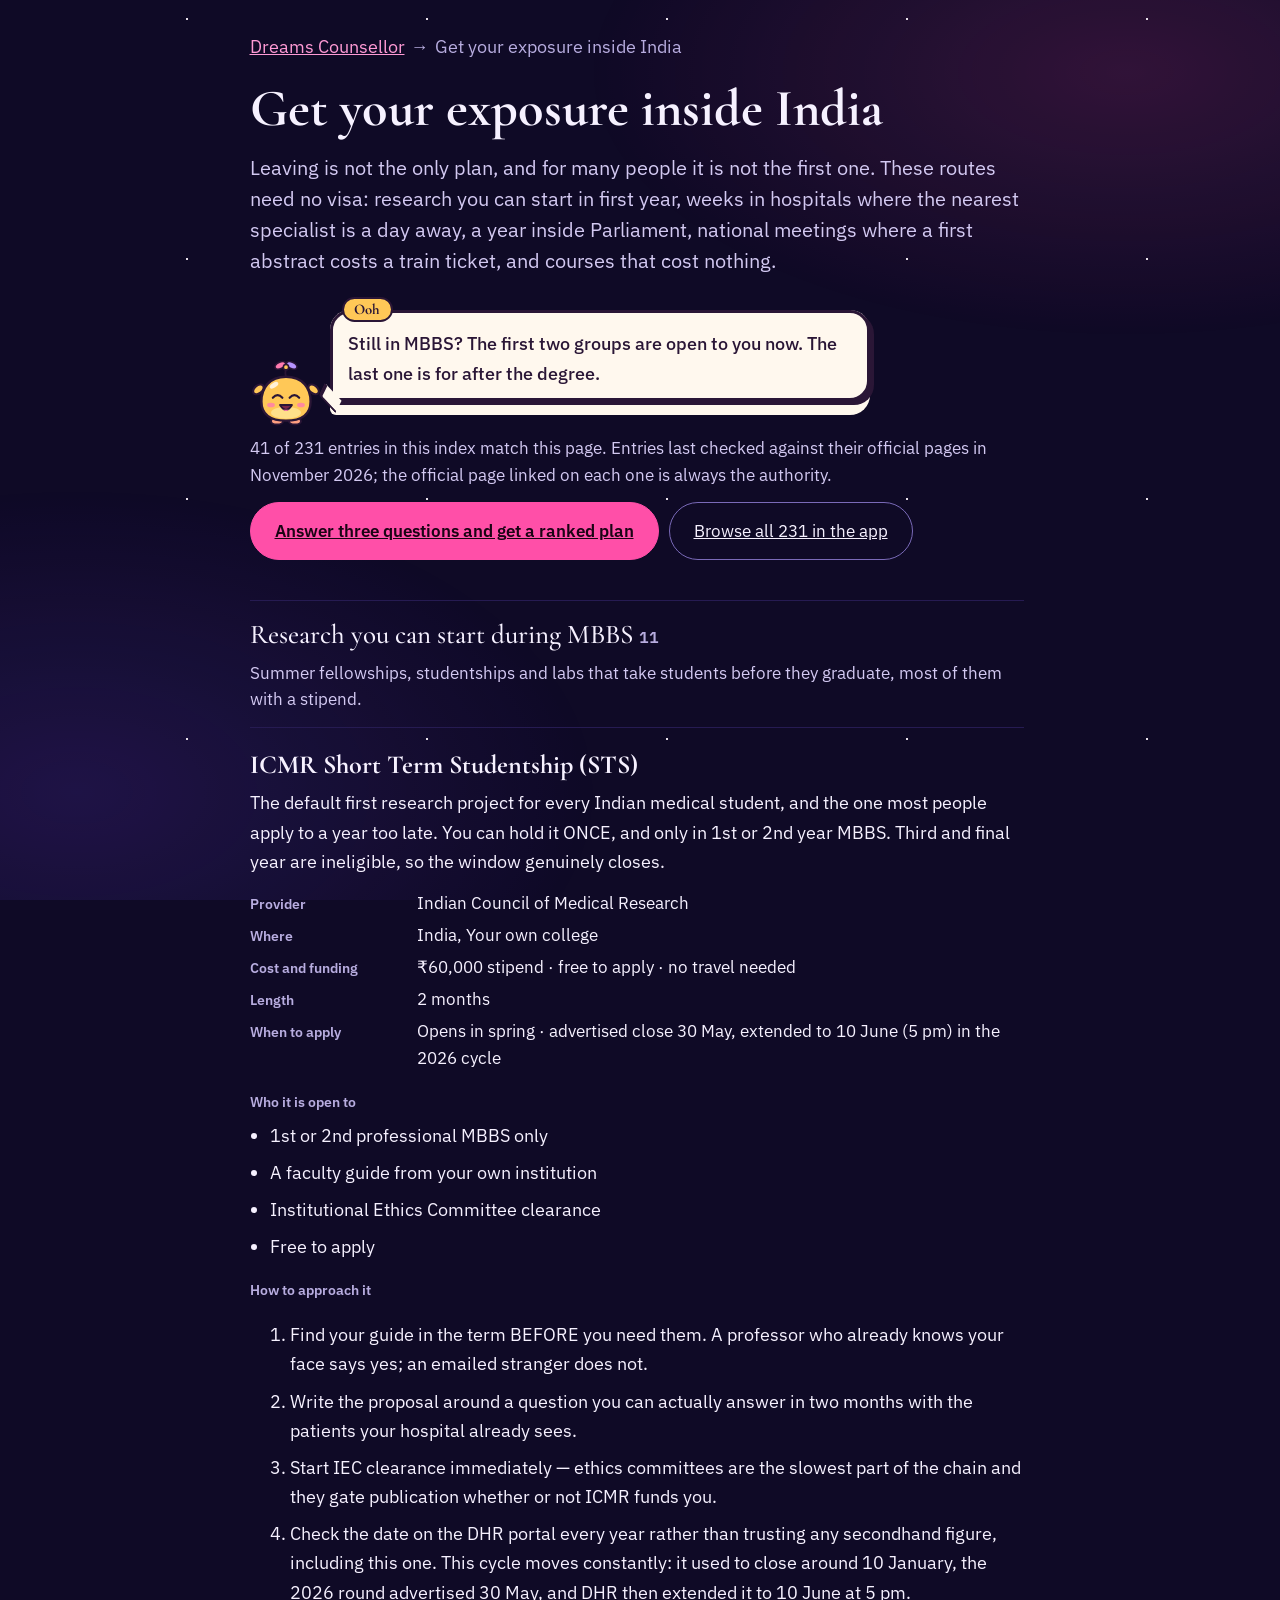
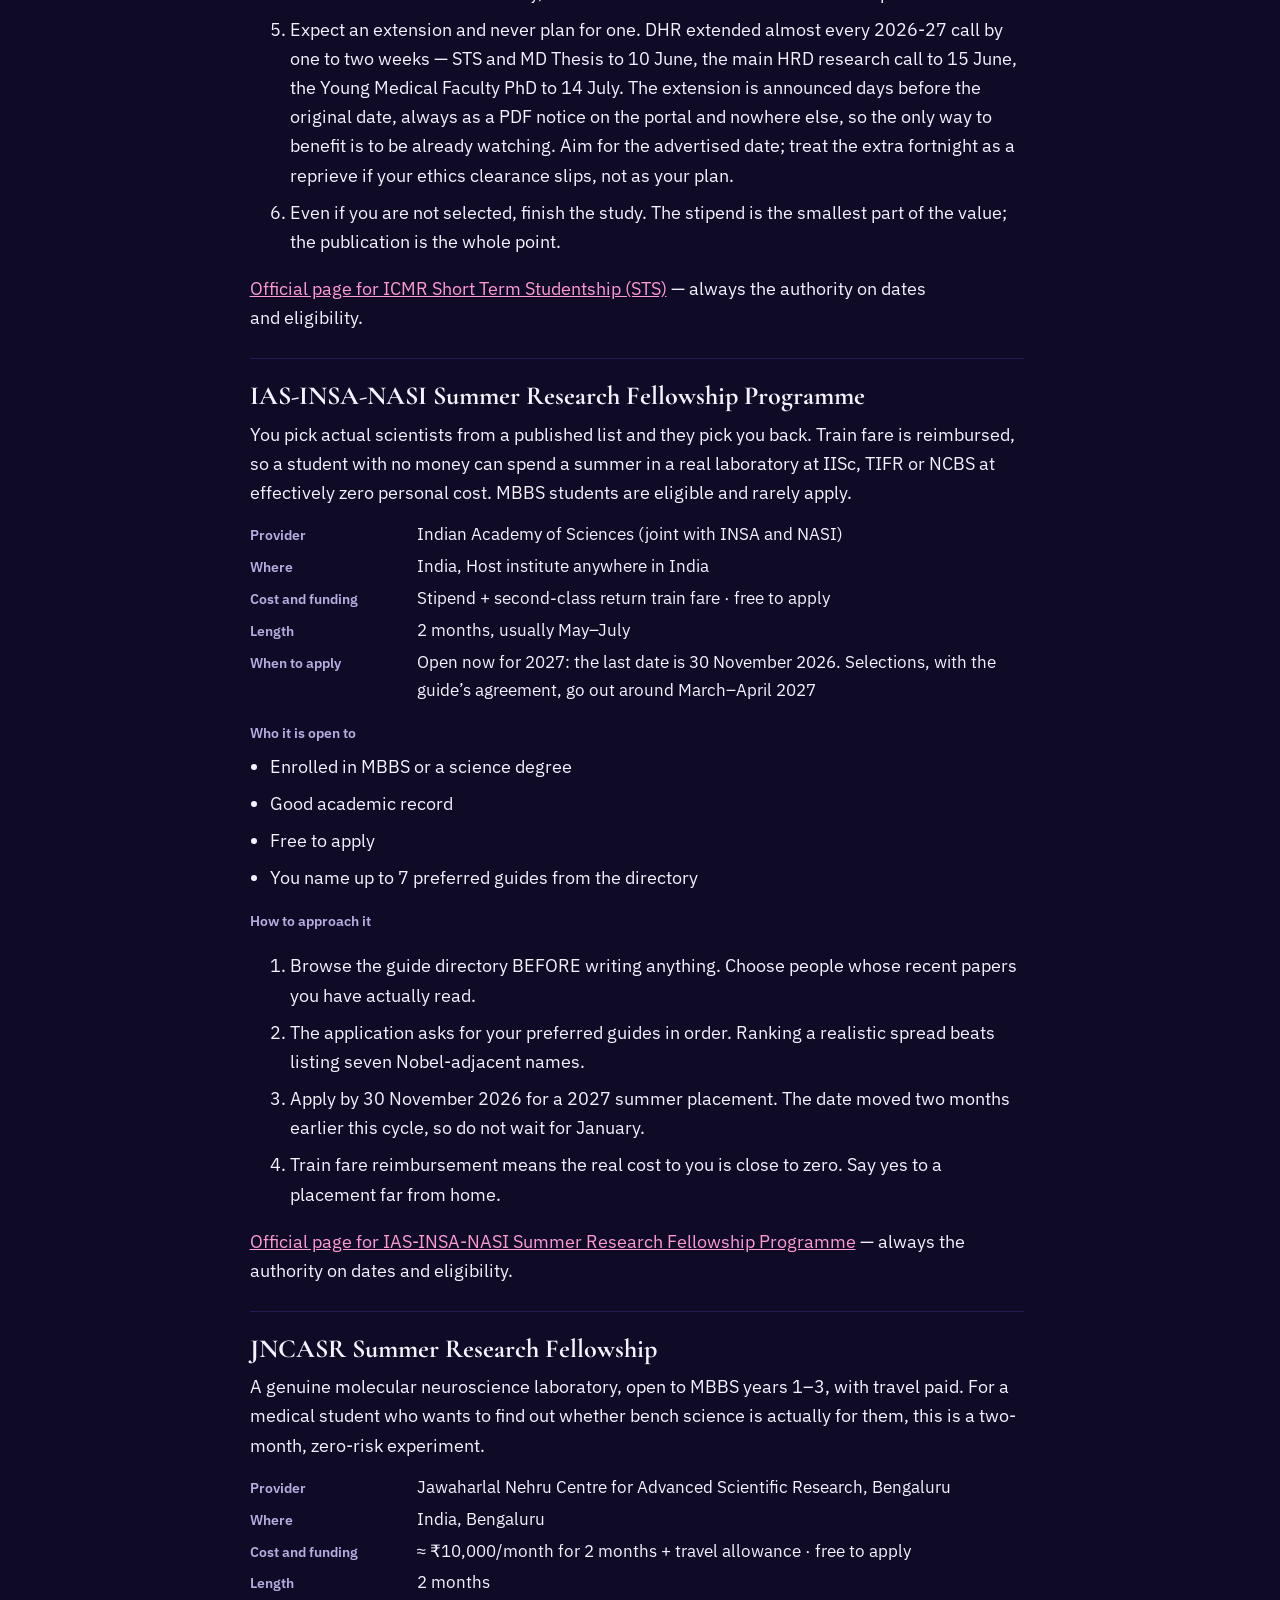
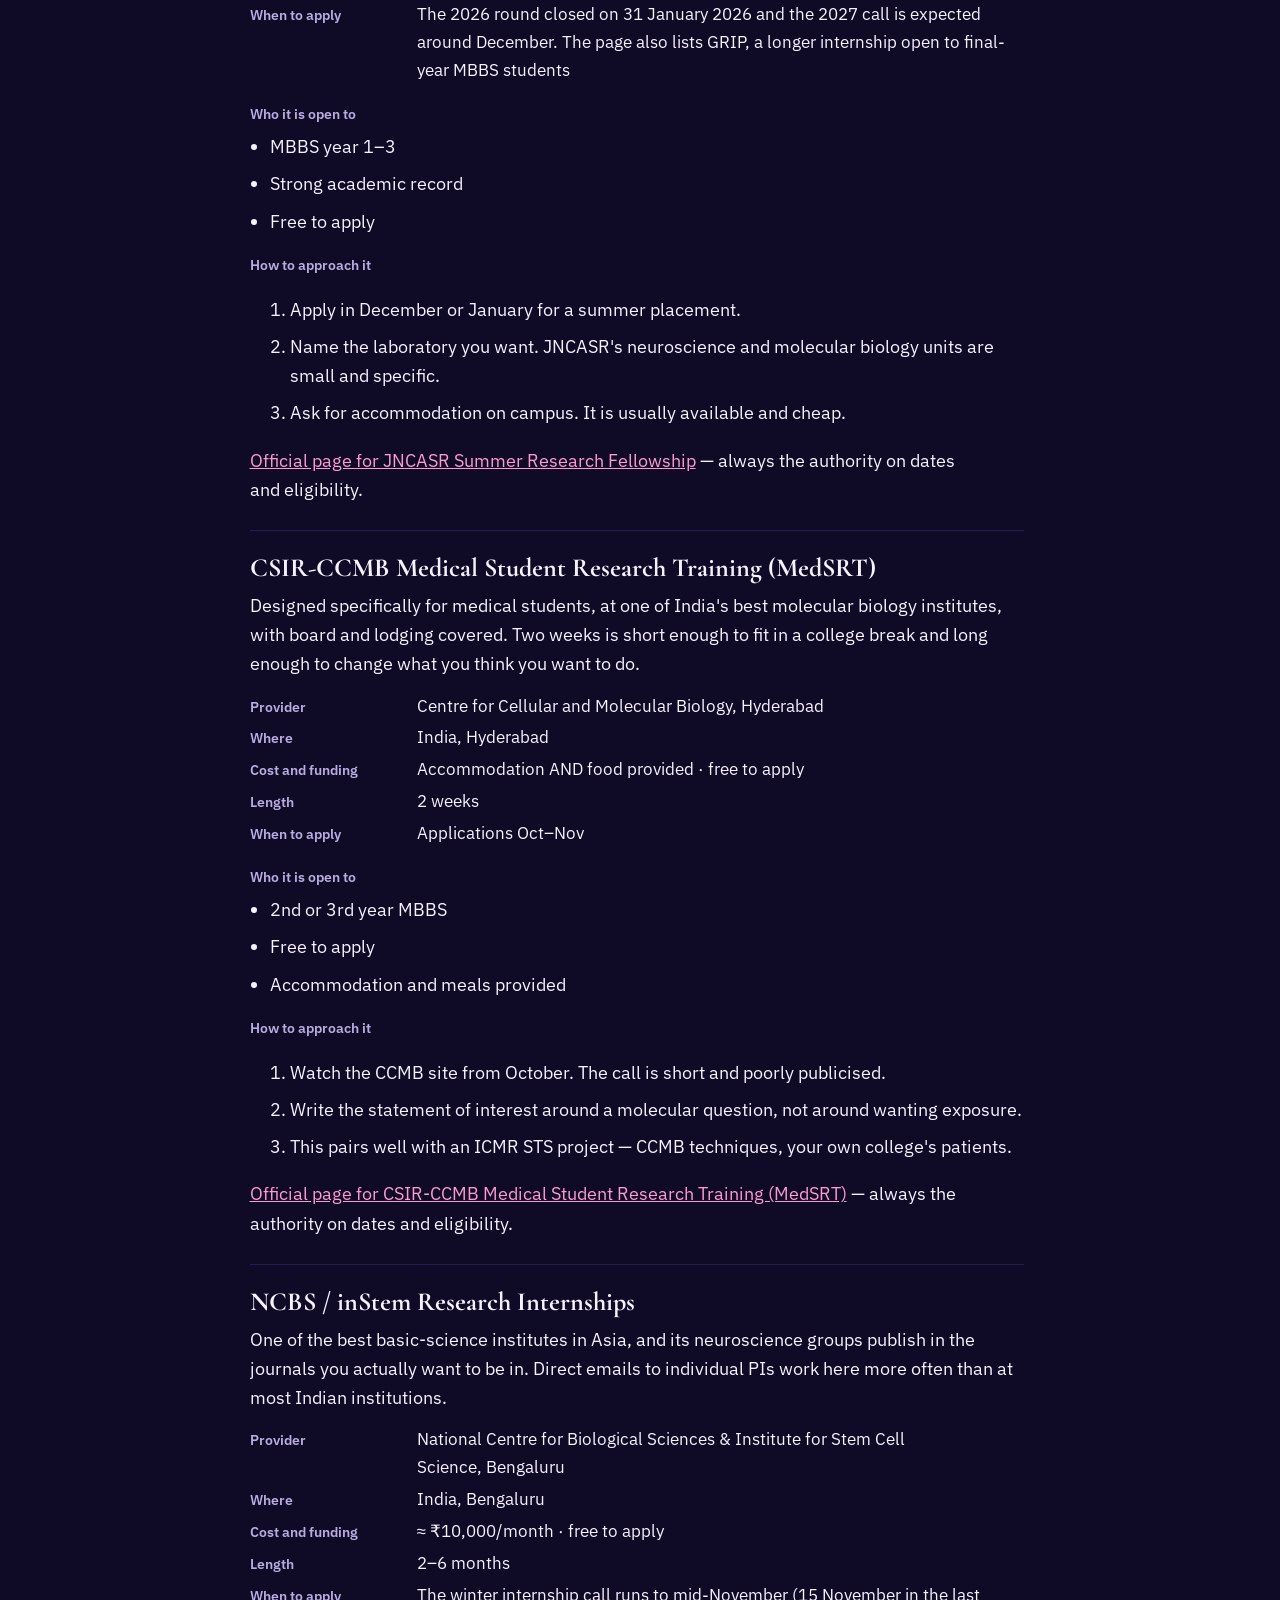
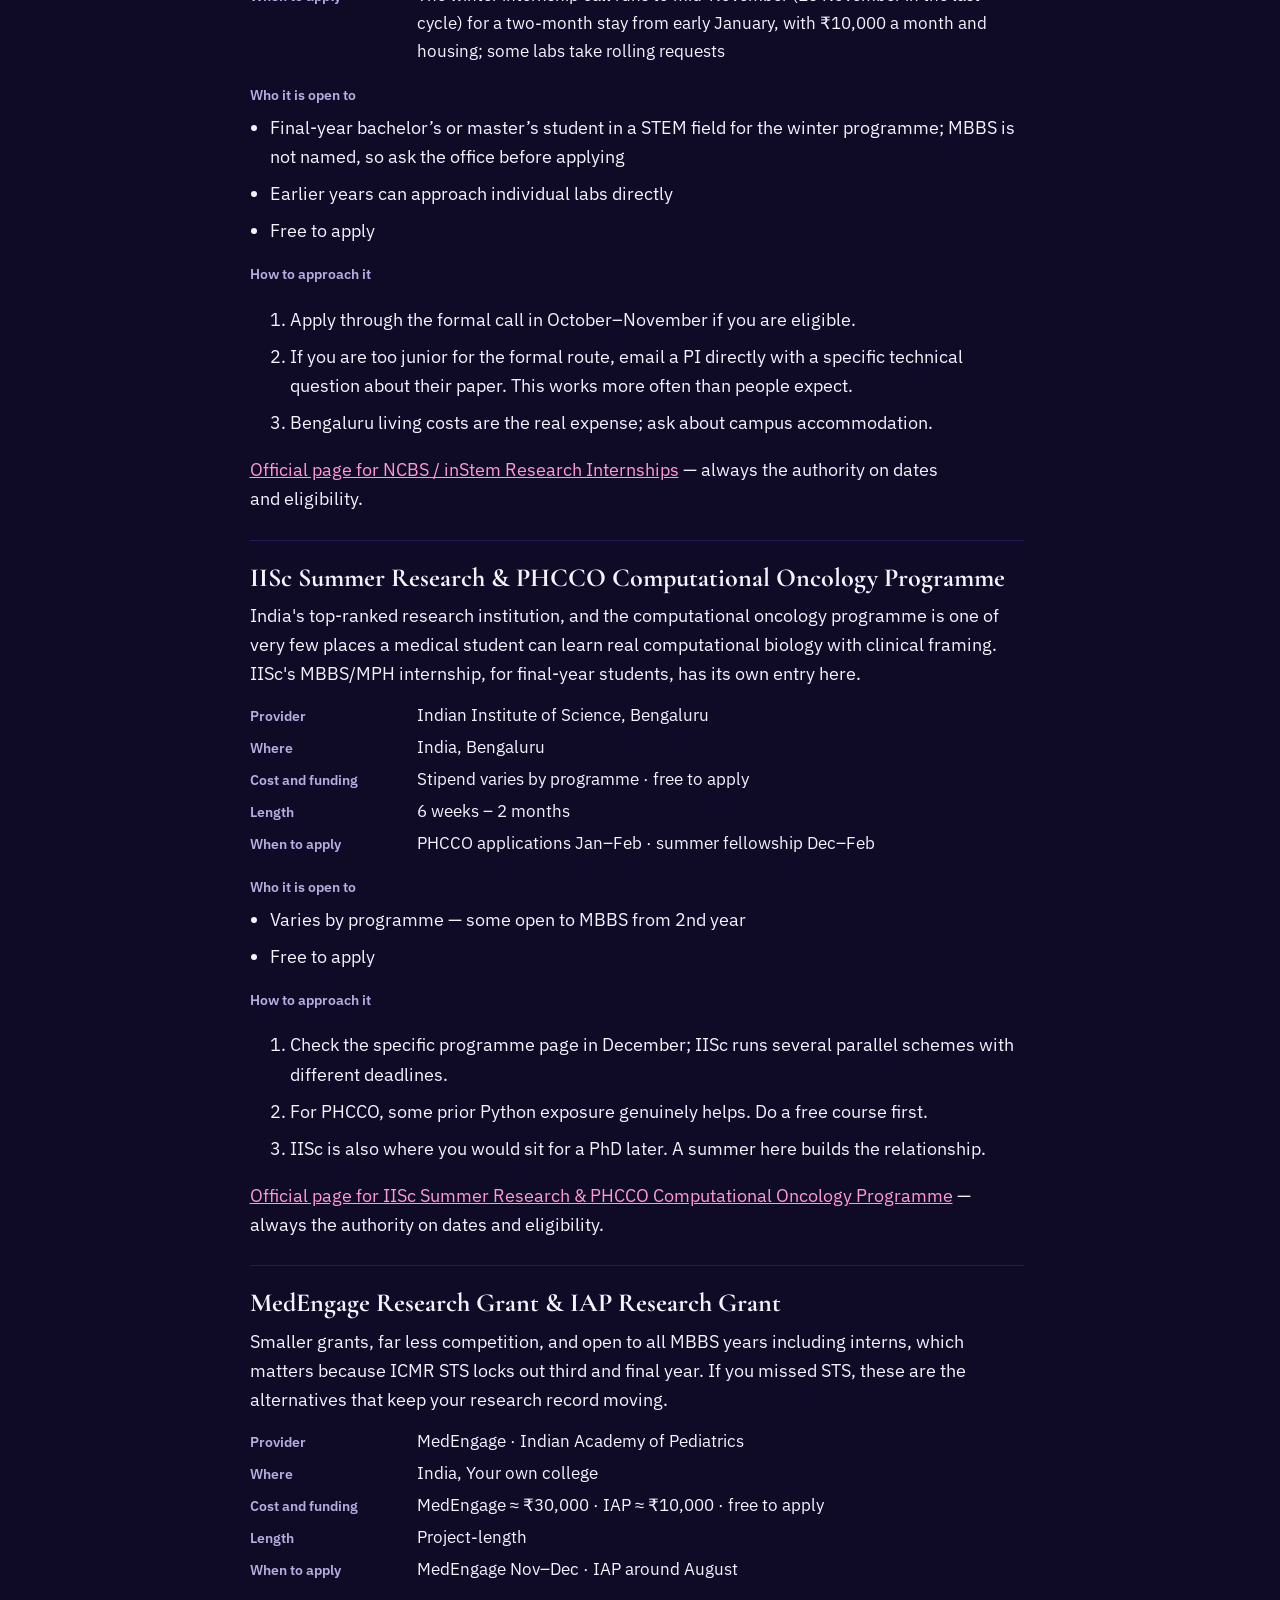
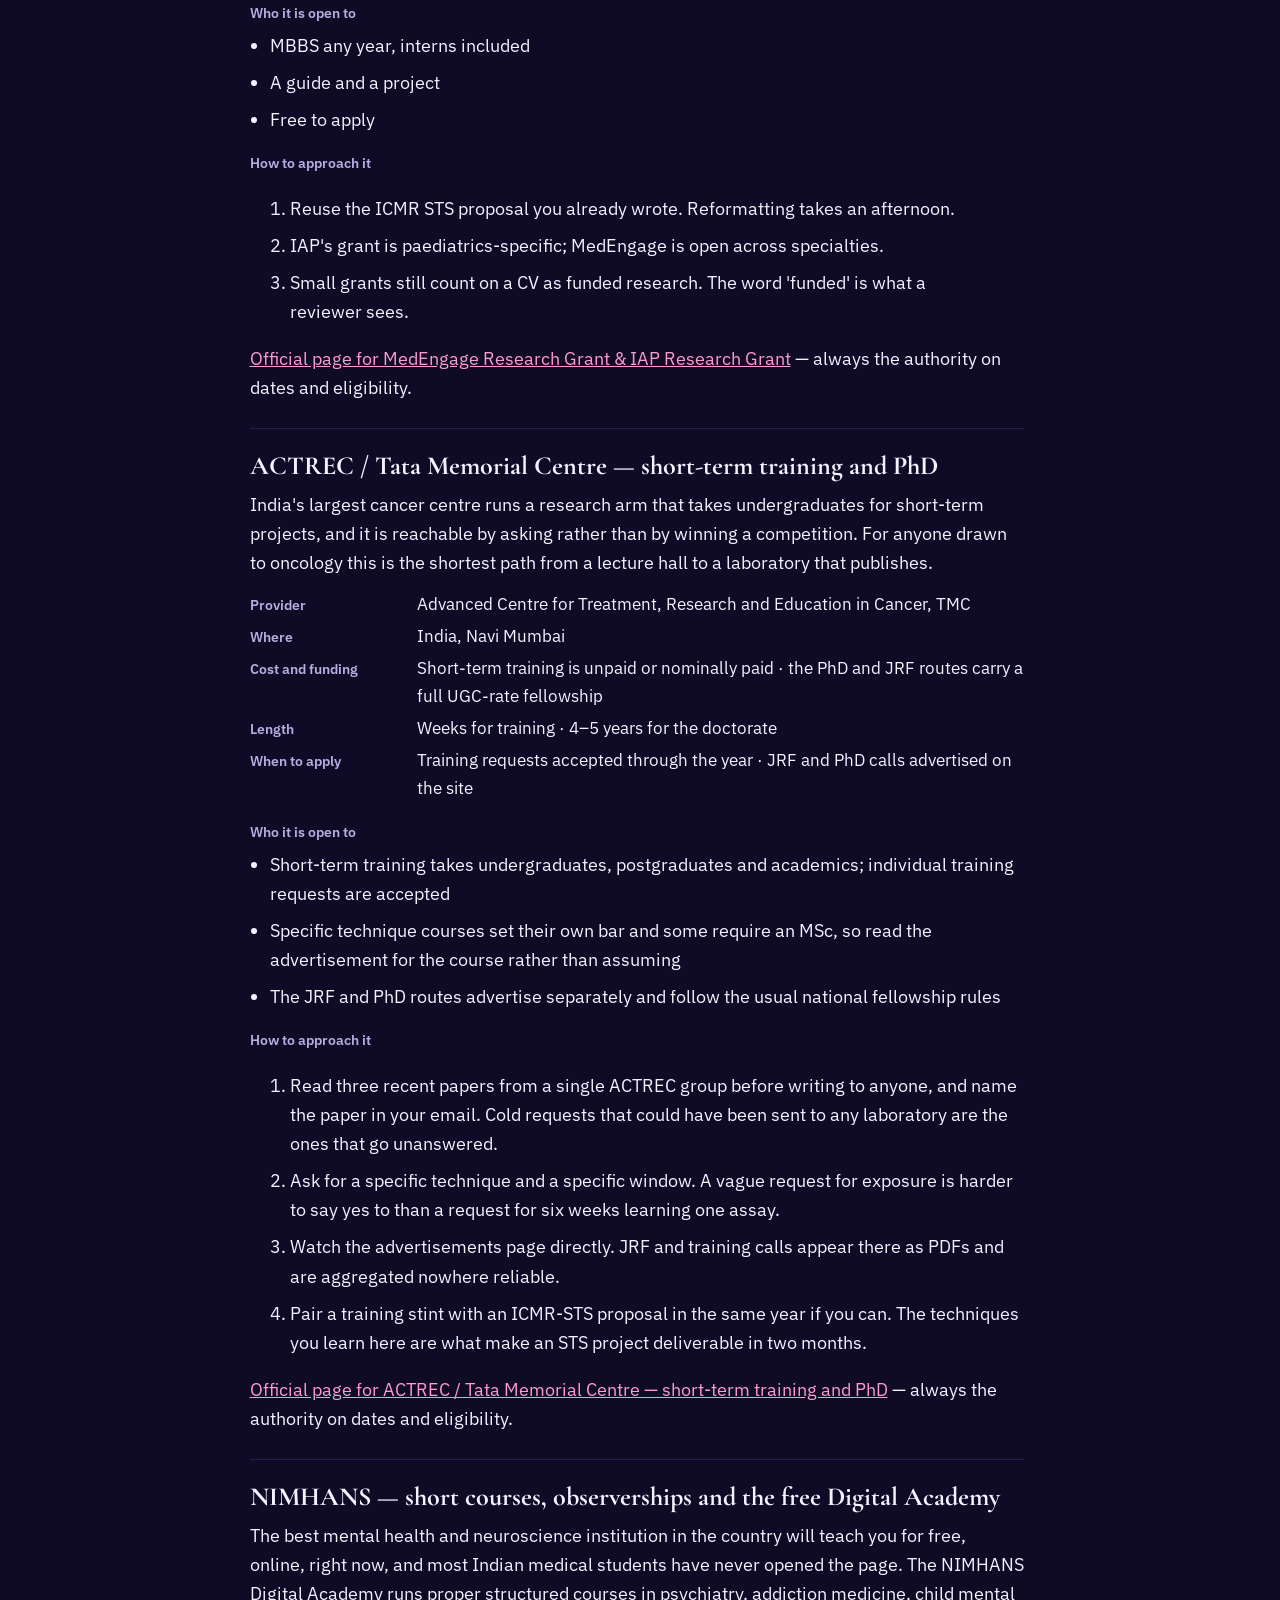
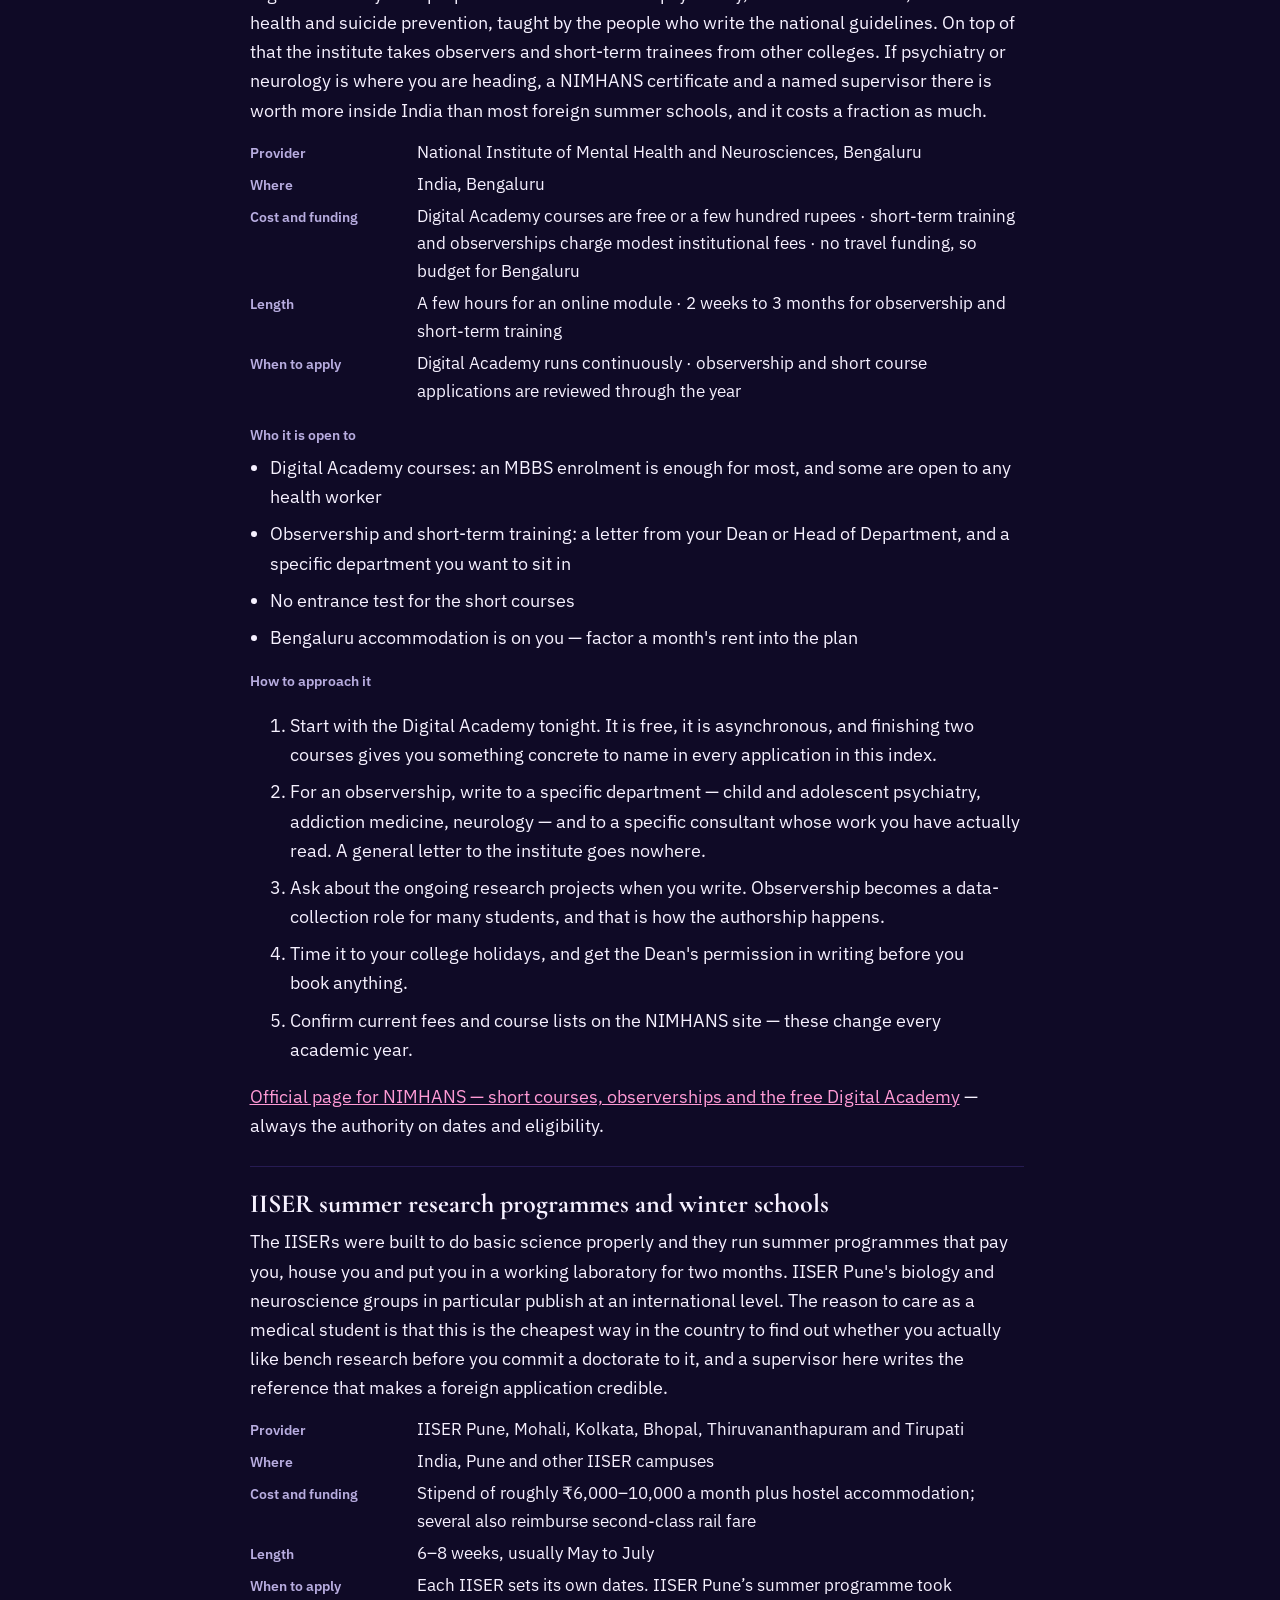
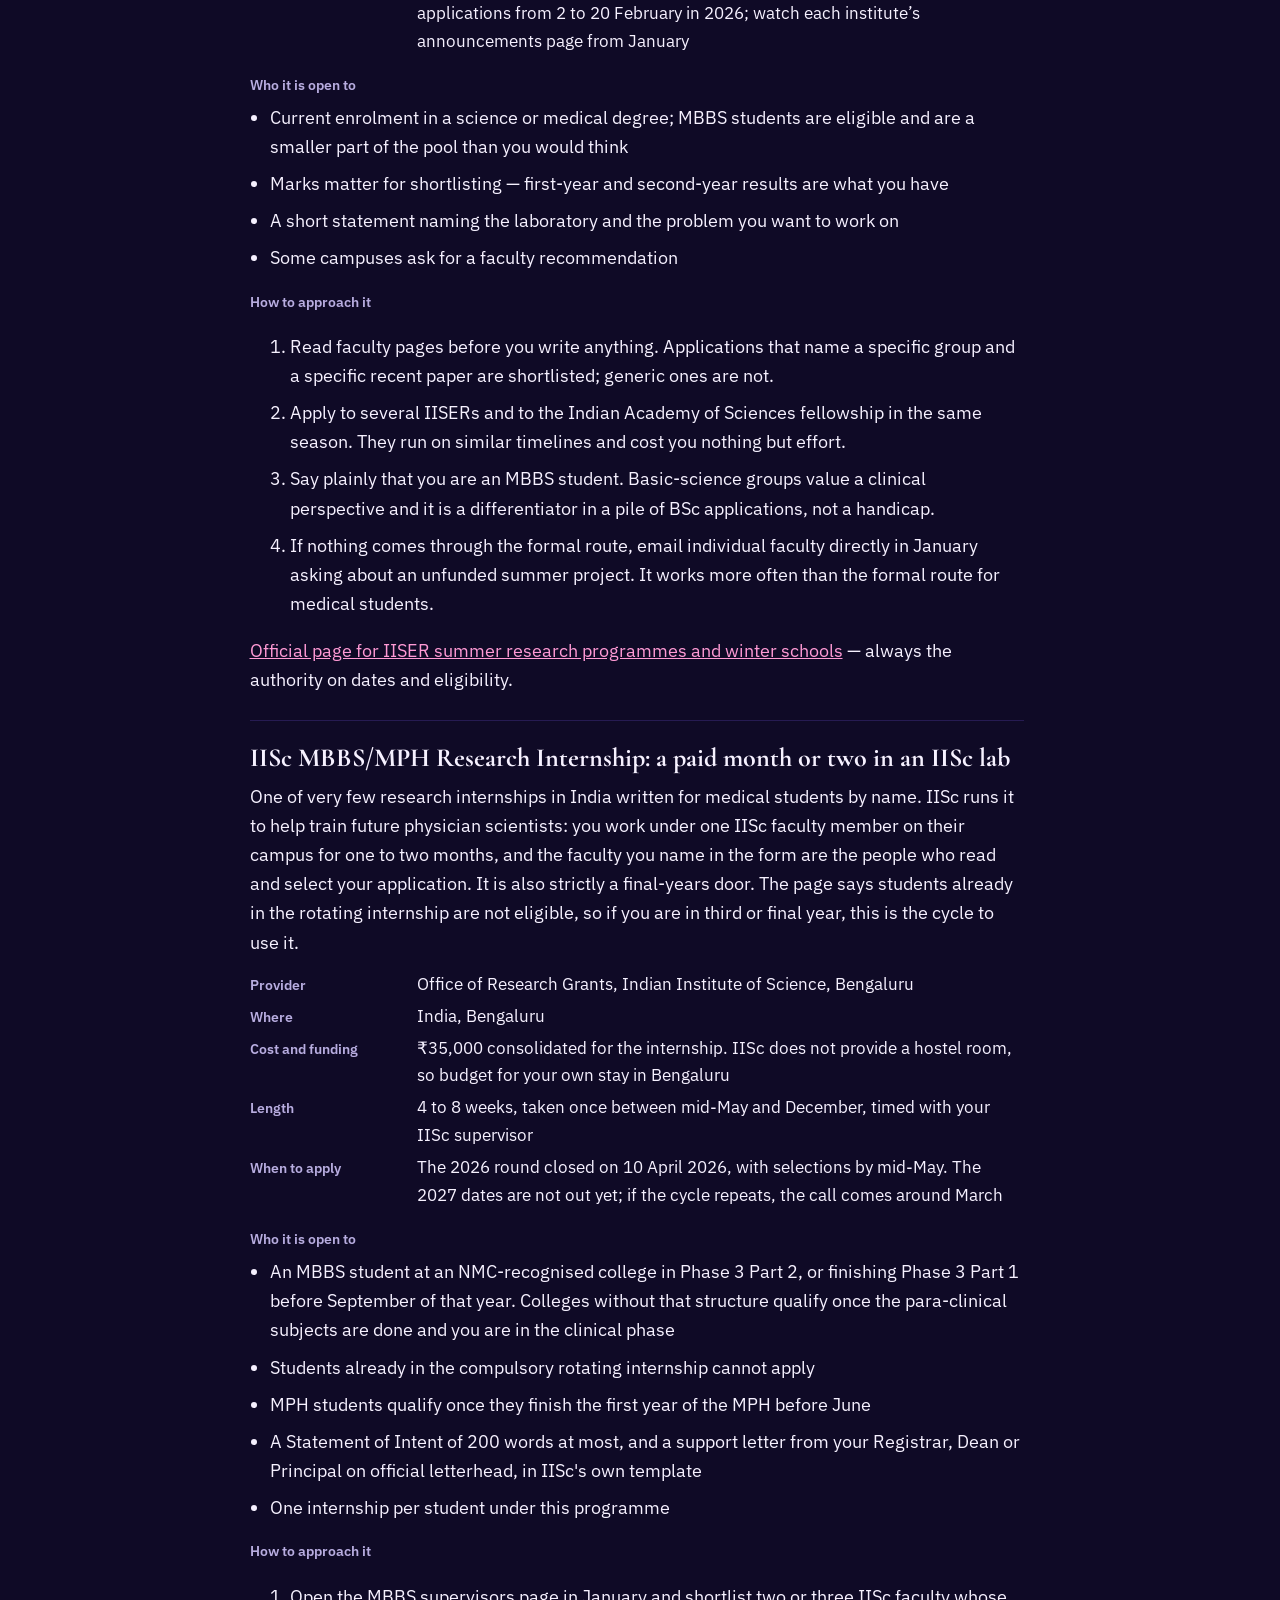
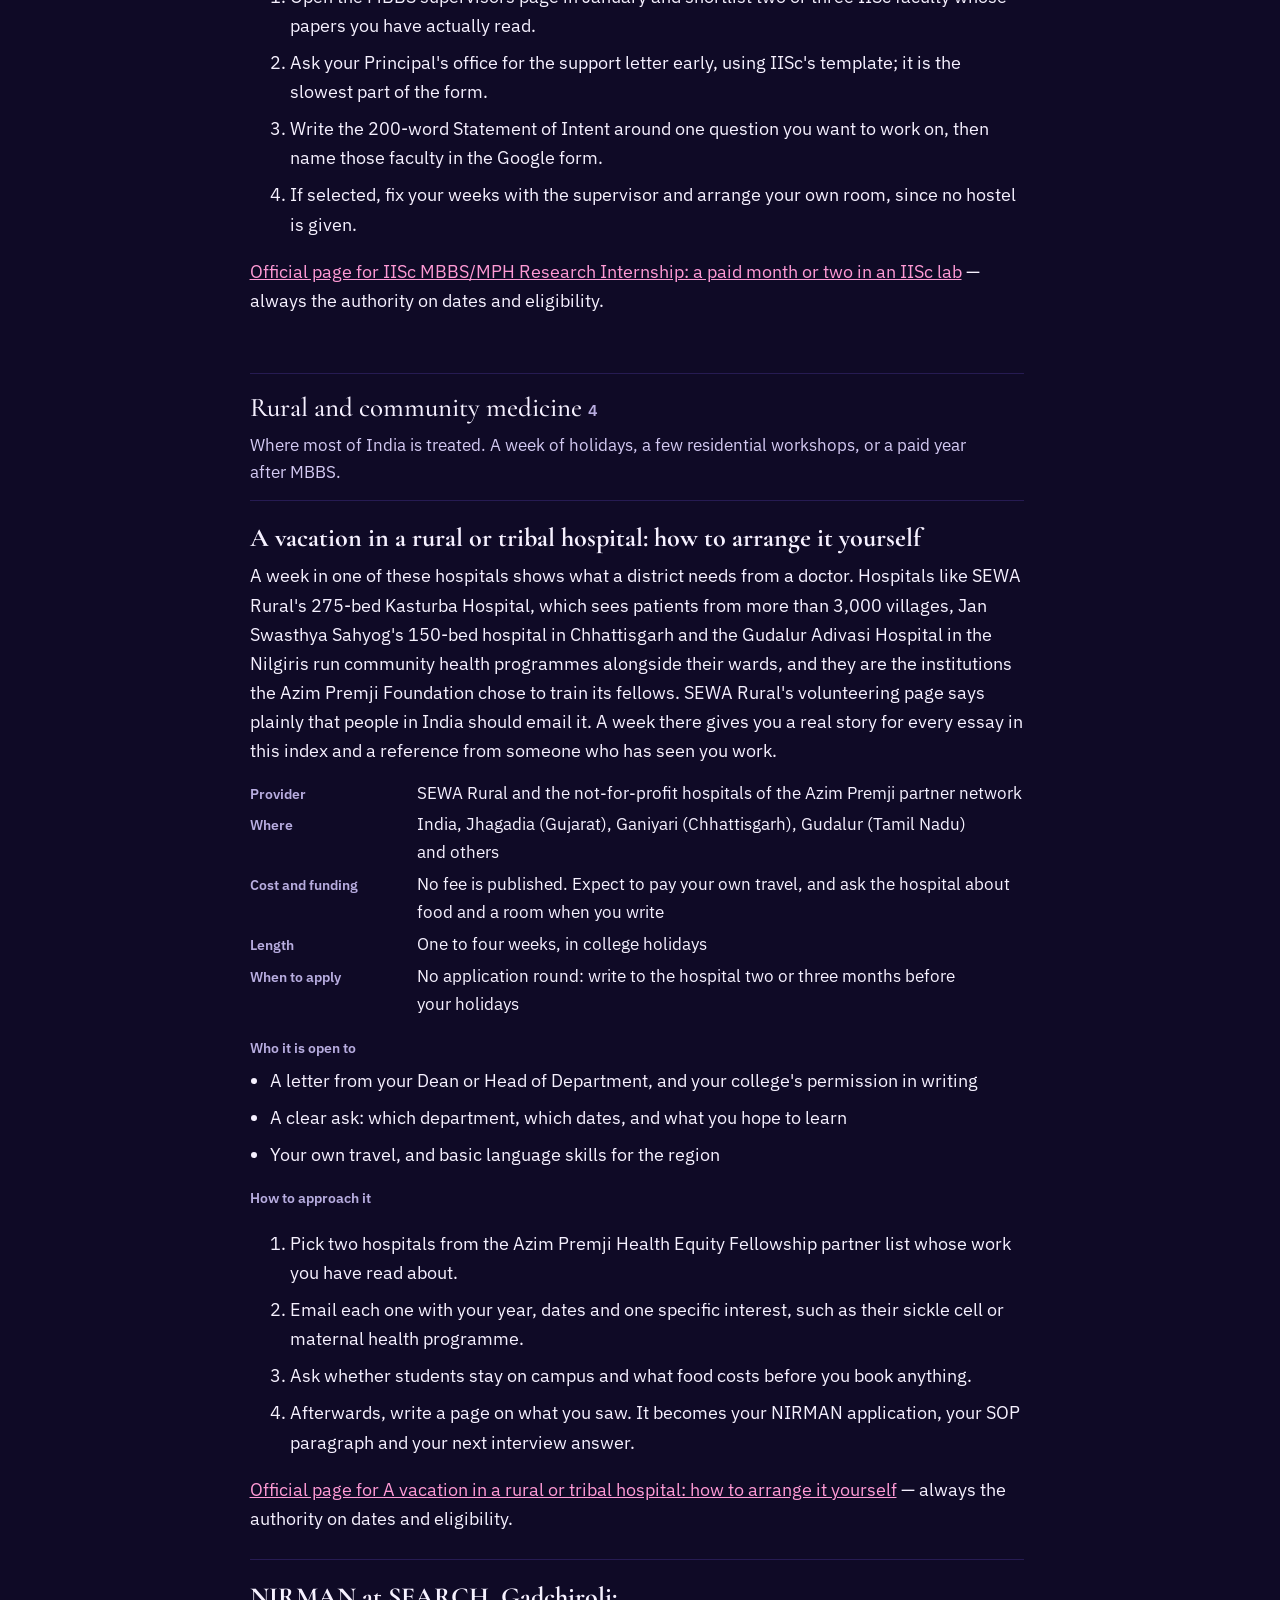
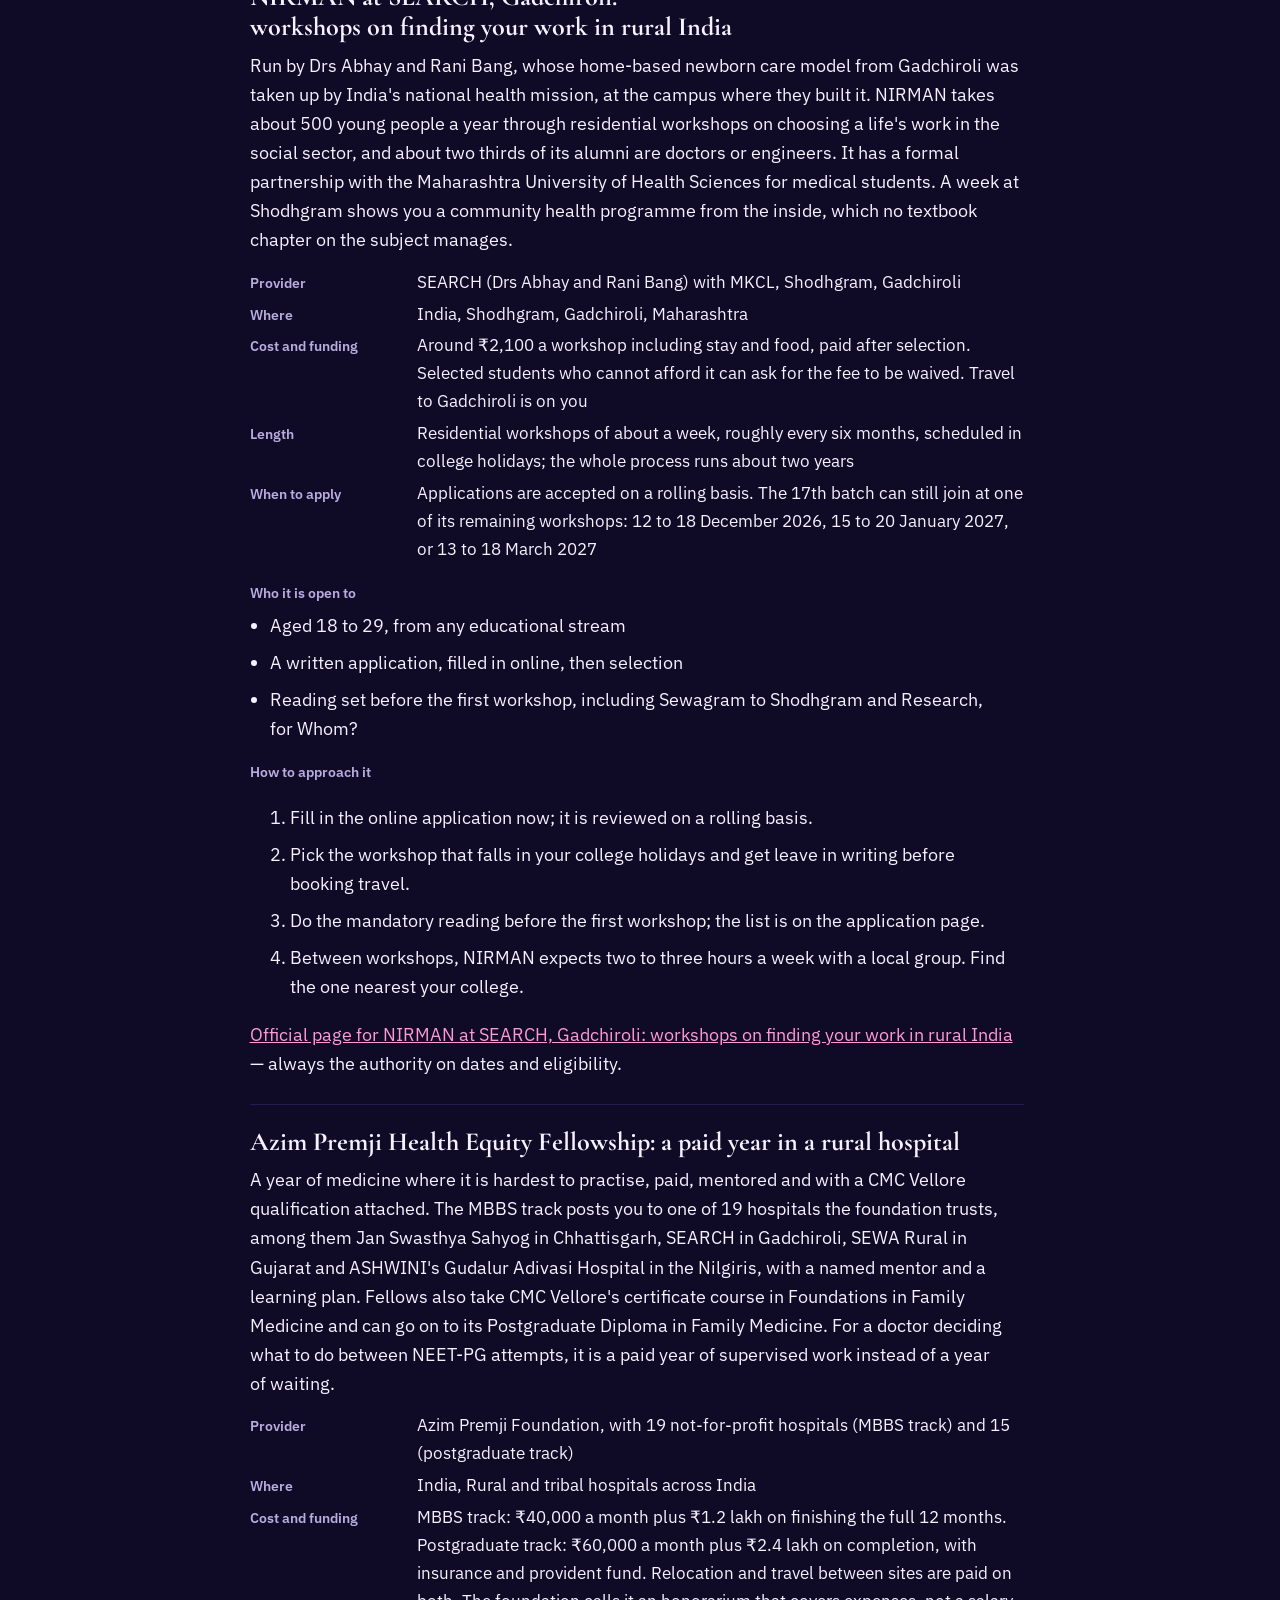
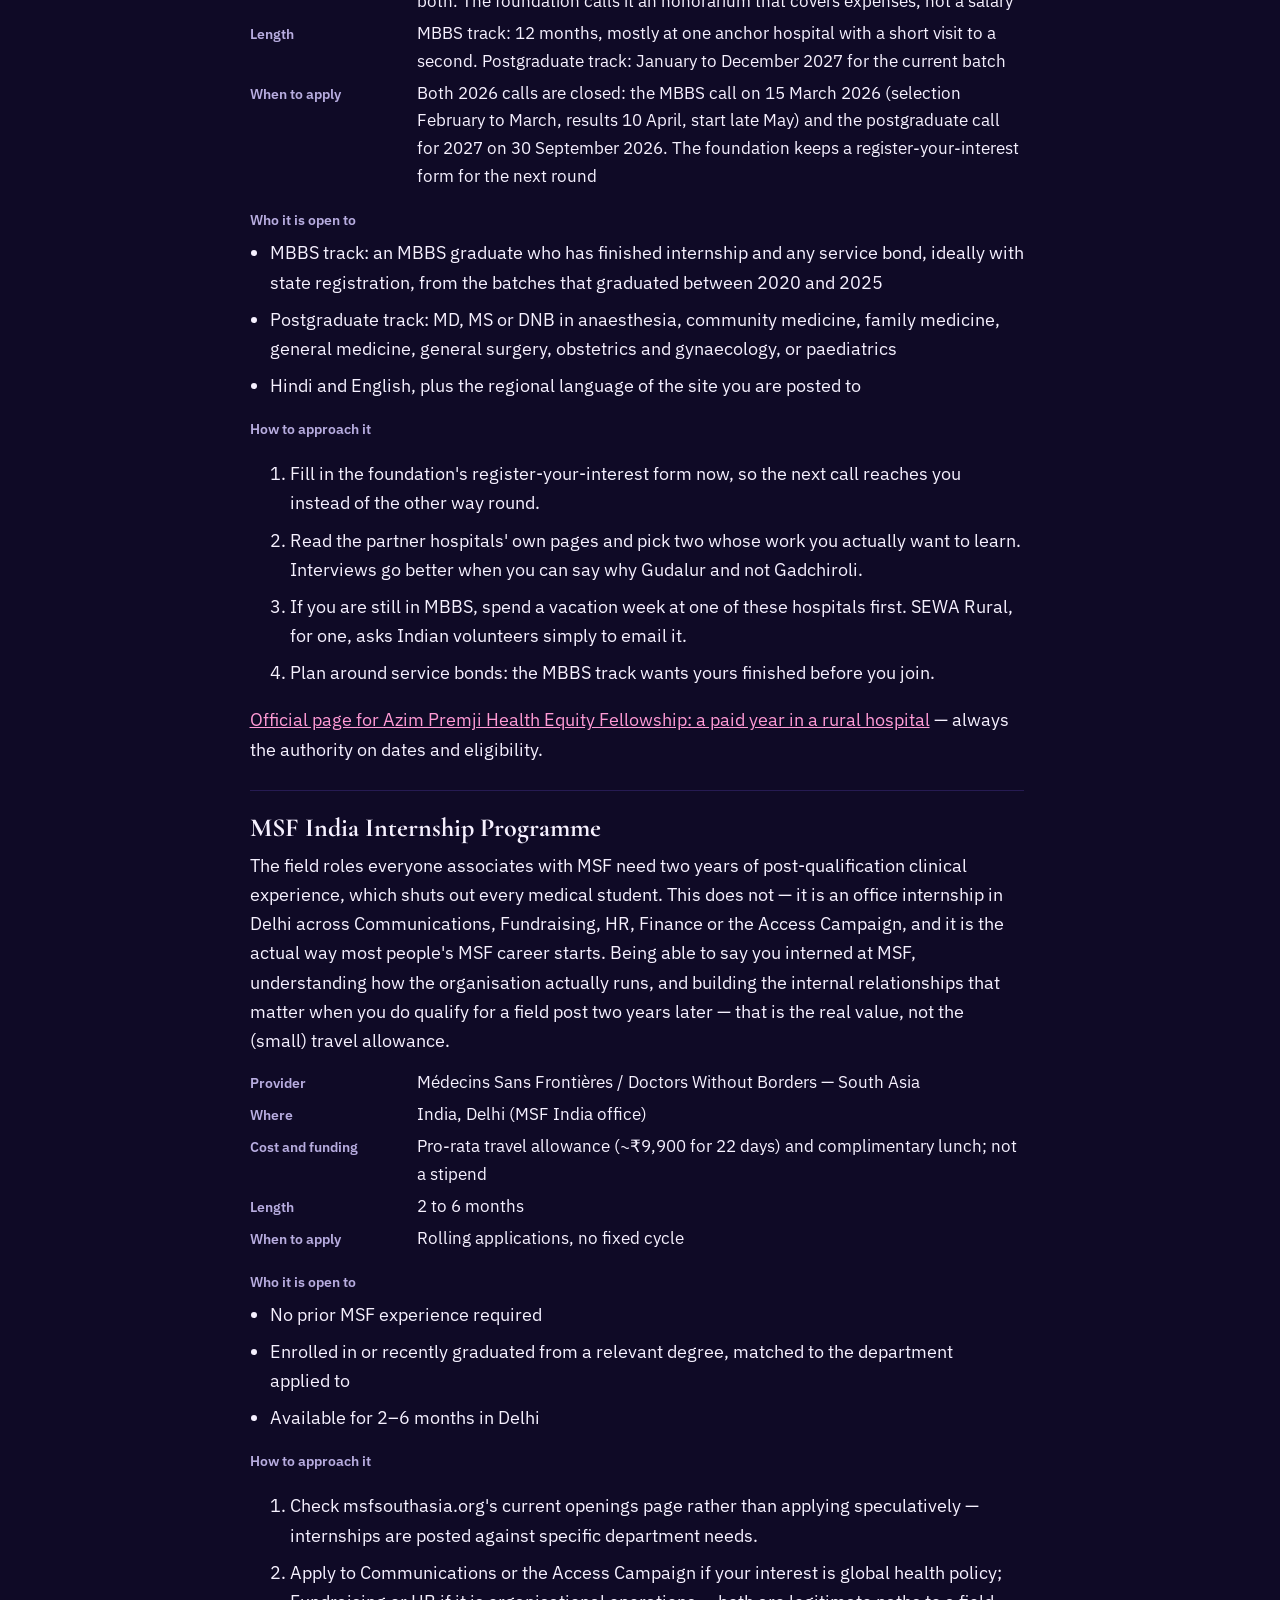
<file: india/index.html>
<!DOCTYPE html>
<html lang="en">
<head>
<meta charset="utf-8" />
<meta name="viewport" content="width=device-width, initial-scale=1" />
<title>Exposure inside India for medical students: research, rural medicine, policy and free courses — Dreams Counsellor</title>
<meta name="description" content="Research studentships from first year, a paid year in a rural hospital, NIRMAN at SEARCH Gadchiroli, a year in Parliament and free research methods courses, for Indian medical students and graduates." />
<meta name="robots" content="index, follow, max-image-preview:large" />
<link rel="canonical" href="https://aryanmanhas12.github.io/DREAMS/india/" />
<meta name="theme-color" content="#0F0A26" media="(prefers-color-scheme: light)" />
<meta name="theme-color" content="#0F0A26" media="(prefers-color-scheme: dark)" />

<meta property="og:type" content="website" />
<meta property="og:site_name" content="Dreams Counsellor" />
<meta property="og:title" content="Exposure inside India for medical students: research, rural medicine, policy and free courses" />
<meta property="og:description" content="Research studentships from first year, a paid year in a rural hospital, NIRMAN at SEARCH Gadchiroli, a year in Parliament and free research methods courses, for Indian medical students and graduates." />
<meta property="og:url" content="https://aryanmanhas12.github.io/DREAMS/india/" />
<meta property="og:image" content="https://aryanmanhas12.github.io/DREAMS/assets/og/india.png" />
<meta property="og:image:width" content="1200" />
<meta property="og:image:height" content="630" />
<meta property="og:image:alt" content="Get your exposure inside India — 41 of 231 entries in the Dreams Counsellor index, beside a globe marking the countries they lead to." />
<meta name="twitter:card" content="summary_large_image" />
<meta name="twitter:title" content="Exposure inside India for medical students: research, rural medicine, policy and free courses" />
<meta name="twitter:description" content="Research studentships from first year, a paid year in a rural hospital, NIRMAN at SEARCH Gadchiroli, a year in Parliament and free research methods courses, for Indian medical students and graduates." />
<meta name="twitter:image" content="https://aryanmanhas12.github.io/DREAMS/assets/og/india.png" />

<link rel="icon" href="data:image/svg+xml,%3Csvg xmlns='http://www.w3.org/2000/svg' viewBox='0 0 32 32'%3E%3Crect width='32' height='32' rx='7' fill='%230F0A26'/%3E%3Ccircle cx='16' cy='16' r='12.5' fill='none' stroke='%23B79BFF' stroke-width='2.4'/%3E%3Cellipse cx='16' cy='16' rx='5.5' ry='12.5' fill='none' stroke='%23B79BFF' stroke-width='1.5'/%3E%3Cline x1='3.5' y1='16' x2='28.5' y2='16' stroke='%23B79BFF' stroke-width='1.5'/%3E%3Ccircle cx='20.5' cy='19.5' r='4.2' fill='%230F0A26'/%3E%3Ccircle cx='20.5' cy='19.5' r='3' fill='%23FF4FA8'/%3E%3C/svg%3E" />
<link rel="apple-touch-icon" href="../assets/icons/apple-touch-icon.png" />
<link rel="stylesheet" href="../assets/styles.css" />
<script type="application/ld+json">
{
 "@context": "https://schema.org",
 "@graph": [
  {
   "@type": "BreadcrumbList",
   "itemListElement": [
    {
     "@type": "ListItem",
     "position": 1,
     "name": "Dreams Counsellor",
     "item": "https://aryanmanhas12.github.io/DREAMS/"
    },
    {
     "@type": "ListItem",
     "position": 2,
     "name": "Get your exposure inside India",
     "item": "https://aryanmanhas12.github.io/DREAMS/india/"
    }
   ]
  },
  {
   "@type": "CollectionPage",
   "@id": "https://aryanmanhas12.github.io/DREAMS/india/",
   "url": "https://aryanmanhas12.github.io/DREAMS/india/",
   "name": "Exposure inside India for medical students: research, rural medicine, policy and free courses",
   "description": "Research studentships from first year, a paid year in a rural hospital, NIRMAN at SEARCH Gadchiroli, a year in Parliament and free research methods courses, for Indian medical students and graduates.",
   "inLanguage": "en",
   "isPartOf": {
    "@type": "WebSite",
    "name": "Dreams Counsellor",
    "url": "https://aryanmanhas12.github.io/DREAMS/"
   },
   "mainEntity": {
    "@type": "ItemList",
    "numberOfItems": 41,
    "itemListElement": [
     {
      "@type": "ListItem",
      "position": 1,
      "name": "ICMR Short Term Studentship (STS)",
      "url": "https://www.icmr.gov.in/short-term-studentship-sts"
     },
     {
      "@type": "ListItem",
      "position": 2,
      "name": "IAS-INSA-NASI Summer Research Fellowship Programme",
      "url": "https://web-japps.ias.ac.in/srfp/"
     },
     {
      "@type": "ListItem",
      "position": 3,
      "name": "JNCASR Summer Research Fellowship",
      "url": "https://www.jncasr.ac.in/academics"
     },
     {
      "@type": "ListItem",
      "position": 4,
      "name": "CSIR-CCMB Medical Student Research Training (MedSRT)",
      "url": "https://www.ccmb.res.in/"
     },
     {
      "@type": "ListItem",
      "position": 5,
      "name": "NCBS / inStem Research Internships",
      "url": "https://www.ncbs.res.in/"
     },
     {
      "@type": "ListItem",
      "position": 6,
      "name": "IISc Summer Research & PHCCO Computational Oncology Programme",
      "url": "https://iisc.ac.in/"
     },
     {
      "@type": "ListItem",
      "position": 7,
      "name": "MedEngage Research Grant & IAP Research Grant",
      "url": "https://med-engage.com/"
     },
     {
      "@type": "ListItem",
      "position": 8,
      "name": "ACTREC / Tata Memorial Centre — short-term training and PhD",
      "url": "https://actrec.gov.in/life-sciences"
     },
     {
      "@type": "ListItem",
      "position": 9,
      "name": "NIMHANS — short courses, observerships and the free Digital Academy",
      "url": "https://nimhans.ac.in/"
     },
     {
      "@type": "ListItem",
      "position": 10,
      "name": "IISER summer research programmes and winter schools",
      "url": "https://www.iiserpune.ac.in/announcements"
     },
     {
      "@type": "ListItem",
      "position": 11,
      "name": "IISc MBBS/MPH Research Internship: a paid month or two in an IISc lab",
      "url": "https://org.iisc.ac.in/mbbs-mph-internship_homepage/"
     },
     {
      "@type": "ListItem",
      "position": 12,
      "name": "A vacation in a rural or tribal hospital: how to arrange it yourself",
      "url": "https://sewarural.org/volunteering-opportunities/"
     },
     {
      "@type": "ListItem",
      "position": 13,
      "name": "NIRMAN at SEARCH, Gadchiroli: workshops on finding your work in rural India",
      "url": "https://nirman.mkcl.org/selection/selection-process"
     },
     {
      "@type": "ListItem",
      "position": 14,
      "name": "Azim Premji Health Equity Fellowship: a paid year in a rural hospital",
      "url": "https://azimpremjifoundation.org/what-we-do/health/azim-premji-health-equity-fellowship-for-mbbs-doctors/"
     },
     {
      "@type": "ListItem",
      "position": 15,
      "name": "MSF India Internship Programme",
      "url": "https://msfsouthasia.org/msf-internship-programme/"
     },
     {
      "@type": "ListItem",
      "position": 16,
      "name": "LAMP Fellowship: a year as research aide to a Member of Parliament",
      "url": "https://prsindia.org/lamp"
     },
     {
      "@type": "ListItem",
      "position": 17,
      "name": "MPH / MSc — domestic routes worth taking seriously",
      "url": "https://phfi.org/"
     },
     {
      "@type": "ListItem",
      "position": 18,
      "name": "School of International Biodesign — iFellowship in Medical Device Innovation",
      "url": "https://schoolofbiodesign.in/index.php/fellowship/"
     },
     {
      "@type": "ListItem",
      "position": 19,
      "name": "BIRAC Biotechnology Ignition Grant (BIG)",
      "url": "https://birac.nic.in/big.php"
     },
     {
      "@type": "ListItem",
      "position": 20,
      "name": "Smart India Hackathon. The healthcare problem statements",
      "url": "https://www.sih.gov.in/"
     },
     {
      "@type": "ListItem",
      "position": 21,
      "name": "Digital Health Scientific Symposium at the Global Digital Health Summit",
      "url": "https://www.globalsummit.health/scientific_symposium26"
     },
     {
      "@type": "ListItem",
      "position": 22,
      "name": "Your first presentation. The ladder from journal club to a national podium",
      "url": "https://www.icmr.gov.in/"
     },
     {
      "@type": "ListItem",
      "position": 23,
      "name": "National society conferences that run student and PG paper sessions",
      "url": "https://www.indianpsychiatricsociety.org/"
     },
     {
      "@type": "ListItem",
      "position": 24,
      "name": "Research societies, scientific days and campus events at the big institutes",
      "url": "https://www.iisc.ac.in/events/"
     },
     {
      "@type": "ListItem",
      "position": 25,
      "name": "Indian research conferences worth presenting at",
      "url": "https://www.aiims.edu/"
     },
     {
      "@type": "ListItem",
      "position": 26,
      "name": "Student research networks and societies",
      "url": "https://ifmsa.org/"
     },
     {
      "@type": "ListItem",
      "position": 27,
      "name": "India Science Festival and the IISF science-communication events",
      "url": "https://www.indiasciencefest.org/"
     },
     {
      "@type": "ListItem",
      "position": 28,
      "name": "Computational neuroscience schools in India that take medics: CAMP@Pune and IISc's Brain, Computation and Learning",
      "url": "https://camp.iiserpune.ac.in/"
     },
     {
      "@type": "ListItem",
      "position": 29,
      "name": "How to guarantee one funded trip abroad before you graduate",
      "url": "https://schemes.dhr.gov.in/"
     },
     {
      "@type": "ListItem",
      "position": 30,
      "name": "ICMR-NIE research methods courses: Health Research Fundamentals, and the BCBR for postgraduates",
      "url": "https://nie.icmr.org.in/pages/basic-course-in-biomedical-research"
     },
     {
      "@type": "ListItem",
      "position": 31,
      "name": "PhD in Biomedical Sciences — funded Indian routes",
      "url": "https://nimhans.ac.in/"
     },
     {
      "@type": "ListItem",
      "position": 32,
      "name": "DBT/Wellcome Trust India Alliance Fellowships",
      "url": "https://www.indiaalliance.org/apply"
     },
     {
      "@type": "ListItem",
      "position": 33,
      "name": "Prime Minister's Research Fellowship (PMRF)",
      "url": "https://pmrf.in/documents/PMRF-Overall-guideline-document_-19-January-2026.pdf"
     },
     {
      "@type": "ListItem",
      "position": 34,
      "name": "DBT-JRF (Biotechnology Eligibility Test) & ICMR-JRF",
      "url": "https://dbtindia.gov.in/"
     },
     {
      "@type": "ListItem",
      "position": 35,
      "name": "INSPIRE Fellowship & Faculty Scheme",
      "url": "https://online-inspire.gov.in/"
     },
     {
      "@type": "ListItem",
      "position": 36,
      "name": "Fogarty/NIH Global Health Fellowship — NPGH LEADERs Consortium",
      "url": "https://fogartyfellows.org/apply/"
     },
     {
      "@type": "ListItem",
      "position": 37,
      "name": "ICMR International Fellowship for Indian Biomedical Scientists",
      "url": "https://www.icmr.gov.in/icmr-international-fellowship-programme-for-indian-biomedical-scientists"
     },
     {
      "@type": "ListItem",
      "position": 38,
      "name": "INYAS — Indian National Young Academy of Sciences membership",
      "url": "https://inyas.in/become-a-member"
     },
     {
      "@type": "ListItem",
      "position": 39,
      "name": "ICGEB PhD: the New Delhi programme and the Arturo Falaschi Fellowships",
      "url": "https://www.icgeb.org/fellowship/"
     },
     {
      "@type": "ListItem",
      "position": 40,
      "name": "DHR Short-Term and Long-Term Fellowship Abroad",
      "url": "https://schemes.dhr.gov.in/hrd"
     },
     {
      "@type": "ListItem",
      "position": 41,
      "name": "NEET-PG / INI-CET → MD Psychiatry at a research-active centre",
      "url": "https://natboard.edu.in/"
     }
    ]
   }
  }
 ]
}
</script>
</head>
<body>
<div class="sky sky-static" aria-hidden="true"></div>
<main class="wrap doc-page listing-page">

  <nav class="crumbs" aria-label="Breadcrumb">
    <ol>
      <li><a href="../">Dreams Counsellor</a></li>
      <li aria-current="page">Get your exposure inside India</li>
    </ol>
  </nav>

  <h1>Get your exposure inside India</h1>
  <p class="doc-lede">Leaving is not the only plan, and for many people it is not the first one. These routes need no visa: research you can start in first year, weeks in hospitals where the nearest specialist is a day away, a year inside Parliament, national meetings where a first abstract costs a train ticket, and courses that cost nothing.</p>
  <div class="ooh-strip ooh-static">
    <span class="ooh-figure" aria-hidden="true"><span class="ooh-bobw"><span class="ooh-talkw"><svg class="ooh-svg" width="72" height="72" viewBox="0 0 120 120" aria-hidden="true" focusable="false"><g class="ooh-bob"><g class="ooh-sprout"><path d="M 60 34 Q 58 26 60 18" fill="none" stroke="#2A1636" stroke-linecap="round" stroke-linejoin="round" stroke-width="3"/><ellipse cx="50.5" cy="14" rx="9.5" ry="5.4" transform="rotate(-26 50.5 14)" fill="#FF7AB0" stroke="#2A1636" stroke-linecap="round" stroke-linejoin="round" stroke-width="2.8"/><ellipse cx="69.5" cy="14" rx="9.5" ry="5.4" transform="rotate(26 69.5 14)" fill="#B794FF" stroke="#2A1636" stroke-linecap="round" stroke-linejoin="round" stroke-width="2.8"/><circle cx="60" cy="17" r="4.4" fill="#FFC857" stroke="#2A1636" stroke-linecap="round" stroke-linejoin="round" stroke-width="2.6"/></g><ellipse cx="45" cy="107" rx="10" ry="5.5" fill="#FF9F80" stroke="#2A1636" stroke-linecap="round" stroke-linejoin="round" stroke-width="3.2"/><ellipse cx="75" cy="107" rx="10" ry="5.5" fill="#FF9F80" stroke="#2A1636" stroke-linecap="round" stroke-linejoin="round" stroke-width="3.2"/><ellipse cx="14" cy="54" rx="6.5" ry="10" transform="rotate(50 14 54)" fill="#FFC857" stroke="#2A1636" stroke-linecap="round" stroke-linejoin="round" stroke-width="3.5"/><ellipse cx="106" cy="54" rx="6.5" ry="10" transform="rotate(-50 106 54)" fill="#FFC857" stroke="#2A1636" stroke-linecap="round" stroke-linejoin="round" stroke-width="3.5"/><path d="M 60 33 C 88 33 101 52 101 74 C 101 96 85 106 60 106 C 35 106 19 96 19 74 C 19 52 32 33 60 33 Z" fill="#FFC857" stroke="#2A1636" stroke-linecap="round" stroke-linejoin="round" stroke-width="4"/><ellipse cx="60" cy="93" rx="25" ry="10" fill="#FFE08A"/><ellipse cx="40" cy="47" rx="8" ry="4" transform="rotate(-32 40 47)" fill="#FFF8EE" opacity="0.85"/><ellipse cx="35" cy="80" rx="6.5" ry="3.8" fill="#FF7AB0" opacity="0.8"/><ellipse cx="85" cy="80" rx="6.5" ry="3.8" fill="#FF7AB0" opacity="0.8"/><path d="M 38 68 Q 46 59 54 68" fill="none" stroke="#2A1636" stroke-linecap="round" stroke-linejoin="round" stroke-width="3.5"/><path d="M 66 68 Q 74 59 82 68" fill="none" stroke="#2A1636" stroke-linecap="round" stroke-linejoin="round" stroke-width="3.5"/><path d="M 50 80 Q 60 96 70 80 Z" fill="#7A2748" stroke="#2A1636" stroke-linecap="round" stroke-linejoin="round" stroke-width="3"/><path d="M 55 88 Q 60 92 65 88" fill="#FF7AB0"/></g></svg></span></span></span>
    <div class="ooh-bubble"><p class="ooh-say ooh-say-static"><span class="ooh-name" aria-hidden="true" translate="no">Ooh</span><span class="ooh-text">Still in MBBS? The first two groups are open to you now. The last one is for after the degree.</span></p></div>
  </div>
  <p class="doc-small">41 of 231 entries in this index match this page. Entries last checked against their official pages in November 2026; the official page linked on each one is always the authority.</p>

  <p class="doc-actions">
    <a class="btn btn-primary" href="../">Answer three questions and get a ranked plan</a>
    <a class="btn btn-ghost" href="../#browse">Browse all 231 in the app</a>
  </p>

  <section class="listing-group" aria-labelledby="g-india-0">
    <h2 class="listing-group-h" id="g-india-0">Research you can start during MBBS <span class="listing-group-n">11</span></h2>
    <p class="doc-small">Summer fellowships, studentships and labs that take students before they graduate, most of them with a stipend.</p>
  <article class="listing" id="icmr-sts">
    <h2>ICMR Short Term Studentship (STS)</h2>
    <p class="listing-why">The default first research project for every Indian medical student, and the one most people apply to a year too late. You can hold it ONCE, and only in 1st or 2nd year MBBS. Third and final year are ineligible, so the window genuinely closes.</p>
    <dl class="listing-facts">
      <dt>Provider</dt><dd>Indian Council of Medical Research</dd>
      <dt>Where</dt><dd>India, Your own college</dd>
      <dt>Cost and funding</dt><dd>₹60,000 stipend · free to apply · no travel needed</dd>
      <dt>Length</dt><dd>2 months</dd>
      <dt>When to apply</dt><dd>Opens in spring · advertised close 30 May, extended to 10 June (5 pm) in the 2026 cycle</dd>
    </dl>
    <h3>Who it is open to</h3>
    <ul><li>1st or 2nd professional MBBS only</li><li>A faculty guide from your own institution</li><li>Institutional Ethics Committee clearance</li><li>Free to apply</li></ul>
    <h3>How to approach it</h3>
    <ol><li>Find your guide in the term BEFORE you need them. A professor who already knows your face says yes; an emailed stranger does not.</li><li>Write the proposal around a question you can actually answer in two months with the patients your hospital already sees.</li><li>Start IEC clearance immediately — ethics committees are the slowest part of the chain and they gate publication whether or not ICMR funds you.</li><li>Check the date on the DHR portal every year rather than trusting any secondhand figure, including this one. This cycle moves constantly: it used to close around 10 January, the 2026 round advertised 30 May, and DHR then extended it to 10 June at 5 pm.</li><li>Expect an extension and never plan for one. DHR extended almost every 2026-27 call by one to two weeks — STS and MD Thesis to 10 June, the main HRD research call to 15 June, the Young Medical Faculty PhD to 14 July. The extension is announced days before the original date, always as a PDF notice on the portal and nowhere else, so the only way to benefit is to be already watching. Aim for the advertised date; treat the extra fortnight as a reprieve if your ethics clearance slips, not as your plan.</li><li>Even if you are not selected, finish the study. The stipend is the smallest part of the value; the publication is the whole point.</li></ol>
    <p class="listing-link"><a href="https://www.icmr.gov.in/short-term-studentship-sts" rel="noopener nofollow" target="_blank">Official page for ICMR Short Term Studentship (STS)</a> — always the authority on dates and eligibility.</p>
  </article>

  <article class="listing" id="ias-srfp">
    <h2>IAS-INSA-NASI Summer Research Fellowship Programme</h2>
    <p class="listing-why">You pick actual scientists from a published list and they pick you back. Train fare is reimbursed, so a student with no money can spend a summer in a real laboratory at IISc, TIFR or NCBS at effectively zero personal cost. MBBS students are eligible and rarely apply.</p>
    <dl class="listing-facts">
      <dt>Provider</dt><dd>Indian Academy of Sciences (joint with INSA and NASI)</dd>
      <dt>Where</dt><dd>India, Host institute anywhere in India</dd>
      <dt>Cost and funding</dt><dd>Stipend + second-class return train fare · free to apply</dd>
      <dt>Length</dt><dd>2 months, usually May–July</dd>
      <dt>When to apply</dt><dd>Open now for 2027: the last date is 30 November 2026. Selections, with the guide’s agreement, go out around March–April 2027</dd>
    </dl>
    <h3>Who it is open to</h3>
    <ul><li>Enrolled in MBBS or a science degree</li><li>Good academic record</li><li>Free to apply</li><li>You name up to 7 preferred guides from the directory</li></ul>
    <h3>How to approach it</h3>
    <ol><li>Browse the guide directory BEFORE writing anything. Choose people whose recent papers you have actually read.</li><li>The application asks for your preferred guides in order. Ranking a realistic spread beats listing seven Nobel-adjacent names.</li><li>Apply by 30 November 2026 for a 2027 summer placement. The date moved two months earlier this cycle, so do not wait for January.</li><li>Train fare reimbursement means the real cost to you is close to zero. Say yes to a placement far from home.</li></ol>
    <p class="listing-link"><a href="https://web-japps.ias.ac.in/srfp/" rel="noopener nofollow" target="_blank">Official page for IAS-INSA-NASI Summer Research Fellowship Programme</a> — always the authority on dates and eligibility.</p>
  </article>

  <article class="listing" id="jncasr-srfp">
    <h2>JNCASR Summer Research Fellowship</h2>
    <p class="listing-why">A genuine molecular neuroscience laboratory, open to MBBS years 1–3, with travel paid. For a medical student who wants to find out whether bench science is actually for them, this is a two-month, zero-risk experiment.</p>
    <dl class="listing-facts">
      <dt>Provider</dt><dd>Jawaharlal Nehru Centre for Advanced Scientific Research, Bengaluru</dd>
      <dt>Where</dt><dd>India, Bengaluru</dd>
      <dt>Cost and funding</dt><dd>≈ ₹10,000/month for 2 months + travel allowance · free to apply</dd>
      <dt>Length</dt><dd>2 months</dd>
      <dt>When to apply</dt><dd>The 2026 round closed on 31 January 2026 and the 2027 call is expected around December. The page also lists GRIP, a longer internship open to final-year MBBS students</dd>
    </dl>
    <h3>Who it is open to</h3>
    <ul><li>MBBS year 1–3</li><li>Strong academic record</li><li>Free to apply</li></ul>
    <h3>How to approach it</h3>
    <ol><li>Apply in December or January for a summer placement.</li><li>Name the laboratory you want. JNCASR's neuroscience and molecular biology units are small and specific.</li><li>Ask for accommodation on campus. It is usually available and cheap.</li></ol>
    <p class="listing-link"><a href="https://www.jncasr.ac.in/academics" rel="noopener nofollow" target="_blank">Official page for JNCASR Summer Research Fellowship</a> — always the authority on dates and eligibility.</p>
  </article>

  <article class="listing" id="ccmb-medsrt">
    <h2>CSIR-CCMB Medical Student Research Training (MedSRT)</h2>
    <p class="listing-why">Designed specifically for medical students, at one of India's best molecular biology institutes, with board and lodging covered. Two weeks is short enough to fit in a college break and long enough to change what you think you want to do.</p>
    <dl class="listing-facts">
      <dt>Provider</dt><dd>Centre for Cellular and Molecular Biology, Hyderabad</dd>
      <dt>Where</dt><dd>India, Hyderabad</dd>
      <dt>Cost and funding</dt><dd>Accommodation AND food provided · free to apply</dd>
      <dt>Length</dt><dd>2 weeks</dd>
      <dt>When to apply</dt><dd>Applications Oct–Nov</dd>
    </dl>
    <h3>Who it is open to</h3>
    <ul><li>2nd or 3rd year MBBS</li><li>Free to apply</li><li>Accommodation and meals provided</li></ul>
    <h3>How to approach it</h3>
    <ol><li>Watch the CCMB site from October. The call is short and poorly publicised.</li><li>Write the statement of interest around a molecular question, not around wanting exposure.</li><li>This pairs well with an ICMR STS project — CCMB techniques, your own college's patients.</li></ol>
    <p class="listing-link"><a href="https://www.ccmb.res.in/" rel="noopener nofollow" target="_blank">Official page for CSIR-CCMB Medical Student Research Training (MedSRT)</a> — always the authority on dates and eligibility.</p>
  </article>

  <article class="listing" id="ncbs-inStem">
    <h2>NCBS / inStem Research Internships</h2>
    <p class="listing-why">One of the best basic-science institutes in Asia, and its neuroscience groups publish in the journals you actually want to be in. Direct emails to individual PIs work here more often than at most Indian institutions.</p>
    <dl class="listing-facts">
      <dt>Provider</dt><dd>National Centre for Biological Sciences &amp; Institute for Stem Cell Science, Bengaluru</dd>
      <dt>Where</dt><dd>India, Bengaluru</dd>
      <dt>Cost and funding</dt><dd>≈ ₹10,000/month · free to apply</dd>
      <dt>Length</dt><dd>2–6 months</dd>
      <dt>When to apply</dt><dd>The winter internship call runs to mid-November (15 November in the last cycle) for a two-month stay from early January, with ₹10,000 a month and housing; some labs take rolling requests</dd>
    </dl>
    <h3>Who it is open to</h3>
    <ul><li>Final-year bachelor’s or master’s student in a STEM field for the winter programme; MBBS is not named, so ask the office before applying</li><li>Earlier years can approach individual labs directly</li><li>Free to apply</li></ul>
    <h3>How to approach it</h3>
    <ol><li>Apply through the formal call in October–November if you are eligible.</li><li>If you are too junior for the formal route, email a PI directly with a specific technical question about their paper. This works more often than people expect.</li><li>Bengaluru living costs are the real expense; ask about campus accommodation.</li></ol>
    <p class="listing-link"><a href="https://www.ncbs.res.in/" rel="noopener nofollow" target="_blank">Official page for NCBS / inStem Research Internships</a> — always the authority on dates and eligibility.</p>
  </article>

  <article class="listing" id="iisc-programs">
    <h2>IISc Summer Research &amp; PHCCO Computational Oncology Programme</h2>
    <p class="listing-why">India's top-ranked research institution, and the computational oncology programme is one of very few places a medical student can learn real computational biology with clinical framing. IISc's MBBS/MPH internship, for final-year students, has its own entry here.</p>
    <dl class="listing-facts">
      <dt>Provider</dt><dd>Indian Institute of Science, Bengaluru</dd>
      <dt>Where</dt><dd>India, Bengaluru</dd>
      <dt>Cost and funding</dt><dd>Stipend varies by programme · free to apply</dd>
      <dt>Length</dt><dd>6 weeks – 2 months</dd>
      <dt>When to apply</dt><dd>PHCCO applications Jan–Feb · summer fellowship Dec–Feb</dd>
    </dl>
    <h3>Who it is open to</h3>
    <ul><li>Varies by programme — some open to MBBS from 2nd year</li><li>Free to apply</li></ul>
    <h3>How to approach it</h3>
    <ol><li>Check the specific programme page in December; IISc runs several parallel schemes with different deadlines.</li><li>For PHCCO, some prior Python exposure genuinely helps. Do a free course first.</li><li>IISc is also where you would sit for a PhD later. A summer here builds the relationship.</li></ol>
    <p class="listing-link"><a href="https://iisc.ac.in/" rel="noopener nofollow" target="_blank">Official page for IISc Summer Research &amp; PHCCO Computational Oncology Programme</a> — always the authority on dates and eligibility.</p>
  </article>

  <article class="listing" id="medengage">
    <h2>MedEngage Research Grant &amp; IAP Research Grant</h2>
    <p class="listing-why">Smaller grants, far less competition, and open to all MBBS years including interns, which matters because ICMR STS locks out third and final year. If you missed STS, these are the alternatives that keep your research record moving.</p>
    <dl class="listing-facts">
      <dt>Provider</dt><dd>MedEngage · Indian Academy of Pediatrics</dd>
      <dt>Where</dt><dd>India, Your own college</dd>
      <dt>Cost and funding</dt><dd>MedEngage ≈ ₹30,000 · IAP ≈ ₹10,000 · free to apply</dd>
      <dt>Length</dt><dd>Project-length</dd>
      <dt>When to apply</dt><dd>MedEngage Nov–Dec · IAP around August</dd>
    </dl>
    <h3>Who it is open to</h3>
    <ul><li>MBBS any year, interns included</li><li>A guide and a project</li><li>Free to apply</li></ul>
    <h3>How to approach it</h3>
    <ol><li>Reuse the ICMR STS proposal you already wrote. Reformatting takes an afternoon.</li><li>IAP's grant is paediatrics-specific; MedEngage is open across specialties.</li><li>Small grants still count on a CV as funded research. The word 'funded' is what a reviewer sees.</li></ol>
    <p class="listing-link"><a href="https://med-engage.com/" rel="noopener nofollow" target="_blank">Official page for MedEngage Research Grant &amp; IAP Research Grant</a> — always the authority on dates and eligibility.</p>
  </article>

  <article class="listing" id="actrec-tmc">
    <h2>ACTREC / Tata Memorial Centre — short-term training and PhD</h2>
    <p class="listing-why">India's largest cancer centre runs a research arm that takes undergraduates for short-term projects, and it is reachable by asking rather than by winning a competition. For anyone drawn to oncology this is the shortest path from a lecture hall to a laboratory that publishes.</p>
    <dl class="listing-facts">
      <dt>Provider</dt><dd>Advanced Centre for Treatment, Research and Education in Cancer, TMC</dd>
      <dt>Where</dt><dd>India, Navi Mumbai</dd>
      <dt>Cost and funding</dt><dd>Short-term training is unpaid or nominally paid · the PhD and JRF routes carry a full UGC-rate fellowship</dd>
      <dt>Length</dt><dd>Weeks for training · 4–5 years for the doctorate</dd>
      <dt>When to apply</dt><dd>Training requests accepted through the year · JRF and PhD calls advertised on the site</dd>
    </dl>
    <h3>Who it is open to</h3>
    <ul><li>Short-term training takes undergraduates, postgraduates and academics; individual training requests are accepted</li><li>Specific technique courses set their own bar and some require an MSc, so read the advertisement for the course rather than assuming</li><li>The JRF and PhD routes advertise separately and follow the usual national fellowship rules</li></ul>
    <h3>How to approach it</h3>
    <ol><li>Read three recent papers from a single ACTREC group before writing to anyone, and name the paper in your email. Cold requests that could have been sent to any laboratory are the ones that go unanswered.</li><li>Ask for a specific technique and a specific window. A vague request for exposure is harder to say yes to than a request for six weeks learning one assay.</li><li>Watch the advertisements page directly. JRF and training calls appear there as PDFs and are aggregated nowhere reliable.</li><li>Pair a training stint with an ICMR-STS proposal in the same year if you can. The techniques you learn here are what make an STS project deliverable in two months.</li></ol>
    <p class="listing-link"><a href="https://actrec.gov.in/life-sciences" rel="noopener nofollow" target="_blank">Official page for ACTREC / Tata Memorial Centre — short-term training and PhD</a> — always the authority on dates and eligibility.</p>
  </article>

  <article class="listing" id="nimhans-training">
    <h2>NIMHANS — short courses, observerships and the free Digital Academy</h2>
    <p class="listing-why">The best mental health and neuroscience institution in the country will teach you for free, online, right now, and most Indian medical students have never opened the page. The NIMHANS Digital Academy runs proper structured courses in psychiatry, addiction medicine, child mental health and suicide prevention, taught by the people who write the national guidelines. On top of that the institute takes observers and short-term trainees from other colleges. If psychiatry or neurology is where you are heading, a NIMHANS certificate and a named supervisor there is worth more inside India than most foreign summer schools, and it costs a fraction as much.</p>
    <dl class="listing-facts">
      <dt>Provider</dt><dd>National Institute of Mental Health and Neurosciences, Bengaluru</dd>
      <dt>Where</dt><dd>India, Bengaluru</dd>
      <dt>Cost and funding</dt><dd>Digital Academy courses are free or a few hundred rupees · short-term training and observerships charge modest institutional fees · no travel funding, so budget for Bengaluru</dd>
      <dt>Length</dt><dd>A few hours for an online module · 2 weeks to 3 months for observership and short-term training</dd>
      <dt>When to apply</dt><dd>Digital Academy runs continuously · observership and short course applications are reviewed through the year</dd>
    </dl>
    <h3>Who it is open to</h3>
    <ul><li>Digital Academy courses: an MBBS enrolment is enough for most, and some are open to any health worker</li><li>Observership and short-term training: a letter from your Dean or Head of Department, and a specific department you want to sit in</li><li>No entrance test for the short courses</li><li>Bengaluru accommodation is on you — factor a month's rent into the plan</li></ul>
    <h3>How to approach it</h3>
    <ol><li>Start with the Digital Academy tonight. It is free, it is asynchronous, and finishing two courses gives you something concrete to name in every application in this index.</li><li>For an observership, write to a specific department — child and adolescent psychiatry, addiction medicine, neurology — and to a specific consultant whose work you have actually read. A general letter to the institute goes nowhere.</li><li>Ask about the ongoing research projects when you write. Observership becomes a data-collection role for many students, and that is how the authorship happens.</li><li>Time it to your college holidays, and get the Dean's permission in writing before you book anything.</li><li>Confirm current fees and course lists on the NIMHANS site — these change every academic year.</li></ol>
    <p class="listing-link"><a href="https://nimhans.ac.in/" rel="noopener nofollow" target="_blank">Official page for NIMHANS — short courses, observerships and the free Digital Academy</a> — always the authority on dates and eligibility.</p>
  </article>

  <article class="listing" id="iiser-summer">
    <h2>IISER summer research programmes and winter schools</h2>
    <p class="listing-why">The IISERs were built to do basic science properly and they run summer programmes that pay you, house you and put you in a working laboratory for two months. IISER Pune's biology and neuroscience groups in particular publish at an international level. The reason to care as a medical student is that this is the cheapest way in the country to find out whether you actually like bench research before you commit a doctorate to it, and a supervisor here writes the reference that makes a foreign application credible.</p>
    <dl class="listing-facts">
      <dt>Provider</dt><dd>IISER Pune, Mohali, Kolkata, Bhopal, Thiruvananthapuram and Tirupati</dd>
      <dt>Where</dt><dd>India, Pune and other IISER campuses</dd>
      <dt>Cost and funding</dt><dd>Stipend of roughly ₹6,000–10,000 a month plus hostel accommodation; several also reimburse second-class rail fare</dd>
      <dt>Length</dt><dd>6–8 weeks, usually May to July</dd>
      <dt>When to apply</dt><dd>Each IISER sets its own dates. IISER Pune’s summer programme took applications from 2 to 20 February in 2026; watch each institute’s announcements page from January</dd>
    </dl>
    <h3>Who it is open to</h3>
    <ul><li>Current enrolment in a science or medical degree; MBBS students are eligible and are a smaller part of the pool than you would think</li><li>Marks matter for shortlisting — first-year and second-year results are what you have</li><li>A short statement naming the laboratory and the problem you want to work on</li><li>Some campuses ask for a faculty recommendation</li></ul>
    <h3>How to approach it</h3>
    <ol><li>Read faculty pages before you write anything. Applications that name a specific group and a specific recent paper are shortlisted; generic ones are not.</li><li>Apply to several IISERs and to the Indian Academy of Sciences fellowship in the same season. They run on similar timelines and cost you nothing but effort.</li><li>Say plainly that you are an MBBS student. Basic-science groups value a clinical perspective and it is a differentiator in a pile of BSc applications, not a handicap.</li><li>If nothing comes through the formal route, email individual faculty directly in January asking about an unfunded summer project. It works more often than the formal route for medical students.</li></ol>
    <p class="listing-link"><a href="https://www.iiserpune.ac.in/announcements" rel="noopener nofollow" target="_blank">Official page for IISER summer research programmes and winter schools</a> — always the authority on dates and eligibility.</p>
  </article>

  <article class="listing" id="iisc-mbbs-mph-internship">
    <h2>IISc MBBS/MPH Research Internship: a paid month or two in an IISc lab</h2>
    <p class="listing-why">One of very few research internships in India written for medical students by name. IISc runs it to help train future physician scientists: you work under one IISc faculty member on their campus for one to two months, and the faculty you name in the form are the people who read and select your application. It is also strictly a final-years door. The page says students already in the rotating internship are not eligible, so if you are in third or final year, this is the cycle to use it.</p>
    <dl class="listing-facts">
      <dt>Provider</dt><dd>Office of Research Grants, Indian Institute of Science, Bengaluru</dd>
      <dt>Where</dt><dd>India, Bengaluru</dd>
      <dt>Cost and funding</dt><dd>₹35,000 consolidated for the internship. IISc does not provide a hostel room, so budget for your own stay in Bengaluru</dd>
      <dt>Length</dt><dd>4 to 8 weeks, taken once between mid-May and December, timed with your IISc supervisor</dd>
      <dt>When to apply</dt><dd>The 2026 round closed on 10 April 2026, with selections by mid-May. The 2027 dates are not out yet; if the cycle repeats, the call comes around March</dd>
    </dl>
    <h3>Who it is open to</h3>
    <ul><li>An MBBS student at an NMC-recognised college in Phase 3 Part 2, or finishing Phase 3 Part 1 before September of that year. Colleges without that structure qualify once the para-clinical subjects are done and you are in the clinical phase</li><li>Students already in the compulsory rotating internship cannot apply</li><li>MPH students qualify once they finish the first year of the MPH before June</li><li>A Statement of Intent of 200 words at most, and a support letter from your Registrar, Dean or Principal on official letterhead, in IISc's own template</li><li>One internship per student under this programme</li></ul>
    <h3>How to approach it</h3>
    <ol><li>Open the MBBS supervisors page in January and shortlist two or three IISc faculty whose papers you have actually read.</li><li>Ask your Principal's office for the support letter early, using IISc's template; it is the slowest part of the form.</li><li>Write the 200-word Statement of Intent around one question you want to work on, then name those faculty in the Google form.</li><li>If selected, fix your weeks with the supervisor and arrange your own room, since no hostel is given.</li></ol>
    <p class="listing-link"><a href="https://org.iisc.ac.in/mbbs-mph-internship_homepage/" rel="noopener nofollow" target="_blank">Official page for IISc MBBS/MPH Research Internship: a paid month or two in an IISc lab</a> — always the authority on dates and eligibility.</p>
  </article>
  </section>

  <section class="listing-group" aria-labelledby="g-india-1">
    <h2 class="listing-group-h" id="g-india-1">Rural and community medicine <span class="listing-group-n">4</span></h2>
    <p class="doc-small">Where most of India is treated. A week of holidays, a few residential workshops, or a paid year after MBBS.</p>
  <article class="listing" id="rural-hospital-electives">
    <h2>A vacation in a rural or tribal hospital: how to arrange it yourself</h2>
    <p class="listing-why">A week in one of these hospitals shows what a district needs from a doctor. Hospitals like SEWA Rural's 275-bed Kasturba Hospital, which sees patients from more than 3,000 villages, Jan Swasthya Sahyog's 150-bed hospital in Chhattisgarh and the Gudalur Adivasi Hospital in the Nilgiris run community health programmes alongside their wards, and they are the institutions the Azim Premji Foundation chose to train its fellows. SEWA Rural's volunteering page says plainly that people in India should email it. A week there gives you a real story for every essay in this index and a reference from someone who has seen you work.</p>
    <dl class="listing-facts">
      <dt>Provider</dt><dd>SEWA Rural and the not-for-profit hospitals of the Azim Premji partner network</dd>
      <dt>Where</dt><dd>India, Jhagadia (Gujarat), Ganiyari (Chhattisgarh), Gudalur (Tamil Nadu) and others</dd>
      <dt>Cost and funding</dt><dd>No fee is published. Expect to pay your own travel, and ask the hospital about food and a room when you write</dd>
      <dt>Length</dt><dd>One to four weeks, in college holidays</dd>
      <dt>When to apply</dt><dd>No application round: write to the hospital two or three months before your holidays</dd>
    </dl>
    <h3>Who it is open to</h3>
    <ul><li>A letter from your Dean or Head of Department, and your college's permission in writing</li><li>A clear ask: which department, which dates, and what you hope to learn</li><li>Your own travel, and basic language skills for the region</li></ul>
    <h3>How to approach it</h3>
    <ol><li>Pick two hospitals from the Azim Premji Health Equity Fellowship partner list whose work you have read about.</li><li>Email each one with your year, dates and one specific interest, such as their sickle cell or maternal health programme.</li><li>Ask whether students stay on campus and what food costs before you book anything.</li><li>Afterwards, write a page on what you saw. It becomes your NIRMAN application, your SOP paragraph and your next interview answer.</li></ol>
    <p class="listing-link"><a href="https://sewarural.org/volunteering-opportunities/" rel="noopener nofollow" target="_blank">Official page for A vacation in a rural or tribal hospital: how to arrange it yourself</a> — always the authority on dates and eligibility.</p>
  </article>

  <article class="listing" id="nirman-search">
    <h2>NIRMAN at SEARCH, Gadchiroli: workshops on finding your work in rural India</h2>
    <p class="listing-why">Run by Drs Abhay and Rani Bang, whose home-based newborn care model from Gadchiroli was taken up by India's national health mission, at the campus where they built it. NIRMAN takes about 500 young people a year through residential workshops on choosing a life's work in the social sector, and about two thirds of its alumni are doctors or engineers. It has a formal partnership with the Maharashtra University of Health Sciences for medical students. A week at Shodhgram shows you a community health programme from the inside, which no textbook chapter on the subject manages.</p>
    <dl class="listing-facts">
      <dt>Provider</dt><dd>SEARCH (Drs Abhay and Rani Bang) with MKCL, Shodhgram, Gadchiroli</dd>
      <dt>Where</dt><dd>India, Shodhgram, Gadchiroli, Maharashtra</dd>
      <dt>Cost and funding</dt><dd>Around ₹2,100 a workshop including stay and food, paid after selection. Selected students who cannot afford it can ask for the fee to be waived. Travel to Gadchiroli is on you</dd>
      <dt>Length</dt><dd>Residential workshops of about a week, roughly every six months, scheduled in college holidays; the whole process runs about two years</dd>
      <dt>When to apply</dt><dd>Applications are accepted on a rolling basis. The 17th batch can still join at one of its remaining workshops: 12 to 18 December 2026, 15 to 20 January 2027, or 13 to 18 March 2027</dd>
    </dl>
    <h3>Who it is open to</h3>
    <ul><li>Aged 18 to 29, from any educational stream</li><li>A written application, filled in online, then selection</li><li>Reading set before the first workshop, including Sewagram to Shodhgram and Research, for Whom?</li></ul>
    <h3>How to approach it</h3>
    <ol><li>Fill in the online application now; it is reviewed on a rolling basis.</li><li>Pick the workshop that falls in your college holidays and get leave in writing before booking travel.</li><li>Do the mandatory reading before the first workshop; the list is on the application page.</li><li>Between workshops, NIRMAN expects two to three hours a week with a local group. Find the one nearest your college.</li></ol>
    <p class="listing-link"><a href="https://nirman.mkcl.org/selection/selection-process" rel="noopener nofollow" target="_blank">Official page for NIRMAN at SEARCH, Gadchiroli: workshops on finding your work in rural India</a> — always the authority on dates and eligibility.</p>
  </article>

  <article class="listing" id="azim-premji-hef">
    <h2>Azim Premji Health Equity Fellowship: a paid year in a rural hospital</h2>
    <p class="listing-why">A year of medicine where it is hardest to practise, paid, mentored and with a CMC Vellore qualification attached. The MBBS track posts you to one of 19 hospitals the foundation trusts, among them Jan Swasthya Sahyog in Chhattisgarh, SEARCH in Gadchiroli, SEWA Rural in Gujarat and ASHWINI's Gudalur Adivasi Hospital in the Nilgiris, with a named mentor and a learning plan. Fellows also take CMC Vellore's certificate course in Foundations in Family Medicine and can go on to its Postgraduate Diploma in Family Medicine. For a doctor deciding what to do between NEET-PG attempts, it is a paid year of supervised work instead of a year of waiting.</p>
    <dl class="listing-facts">
      <dt>Provider</dt><dd>Azim Premji Foundation, with 19 not-for-profit hospitals (MBBS track) and 15 (postgraduate track)</dd>
      <dt>Where</dt><dd>India, Rural and tribal hospitals across India</dd>
      <dt>Cost and funding</dt><dd>MBBS track: ₹40,000 a month plus ₹1.2 lakh on finishing the full 12 months. Postgraduate track: ₹60,000 a month plus ₹2.4 lakh on completion, with insurance and provident fund. Relocation and travel between sites are paid on both. The foundation calls it an honorarium that covers expenses, not a salary</dd>
      <dt>Length</dt><dd>MBBS track: 12 months, mostly at one anchor hospital with a short visit to a second. Postgraduate track: January to December 2027 for the current batch</dd>
      <dt>When to apply</dt><dd>Both 2026 calls are closed: the MBBS call on 15 March 2026 (selection February to March, results 10 April, start late May) and the postgraduate call for 2027 on 30 September 2026. The foundation keeps a register-your-interest form for the next round</dd>
    </dl>
    <h3>Who it is open to</h3>
    <ul><li>MBBS track: an MBBS graduate who has finished internship and any service bond, ideally with state registration, from the batches that graduated between 2020 and 2025</li><li>Postgraduate track: MD, MS or DNB in anaesthesia, community medicine, family medicine, general medicine, general surgery, obstetrics and gynaecology, or paediatrics</li><li>Hindi and English, plus the regional language of the site you are posted to</li></ul>
    <h3>How to approach it</h3>
    <ol><li>Fill in the foundation's register-your-interest form now, so the next call reaches you instead of the other way round.</li><li>Read the partner hospitals' own pages and pick two whose work you actually want to learn. Interviews go better when you can say why Gudalur and not Gadchiroli.</li><li>If you are still in MBBS, spend a vacation week at one of these hospitals first. SEWA Rural, for one, asks Indian volunteers simply to email it.</li><li>Plan around service bonds: the MBBS track wants yours finished before you join.</li></ol>
    <p class="listing-link"><a href="https://azimpremjifoundation.org/what-we-do/health/azim-premji-health-equity-fellowship-for-mbbs-doctors/" rel="noopener nofollow" target="_blank">Official page for Azim Premji Health Equity Fellowship: a paid year in a rural hospital</a> — always the authority on dates and eligibility.</p>
  </article>

  <article class="listing" id="msf-india-internship">
    <h2>MSF India Internship Programme</h2>
    <p class="listing-why">The field roles everyone associates with MSF need two years of post-qualification clinical experience, which shuts out every medical student. This does not — it is an office internship in Delhi across Communications, Fundraising, HR, Finance or the Access Campaign, and it is the actual way most people's MSF career starts. Being able to say you interned at MSF, understanding how the organisation actually runs, and building the internal relationships that matter when you do qualify for a field post two years later — that is the real value, not the (small) travel allowance.</p>
    <dl class="listing-facts">
      <dt>Provider</dt><dd>Médecins Sans Frontières / Doctors Without Borders — South Asia</dd>
      <dt>Where</dt><dd>India, Delhi (MSF India office)</dd>
      <dt>Cost and funding</dt><dd>Pro-rata travel allowance (~₹9,900 for 22 days) and complimentary lunch; not a stipend</dd>
      <dt>Length</dt><dd>2 to 6 months</dd>
      <dt>When to apply</dt><dd>Rolling applications, no fixed cycle</dd>
    </dl>
    <h3>Who it is open to</h3>
    <ul><li>No prior MSF experience required</li><li>Enrolled in or recently graduated from a relevant degree, matched to the department applied to</li><li>Available for 2–6 months in Delhi</li></ul>
    <h3>How to approach it</h3>
    <ol><li>Check msfsouthasia.org's current openings page rather than applying speculatively — internships are posted against specific department needs.</li><li>Apply to Communications or the Access Campaign if your interest is global health policy; Fundraising or HR if it is organisational operations — both are legitimate paths to a field role later.</li><li>Applications are rolling but high-volume; only shortlisted candidates hear back, so do not wait for a rejection before applying elsewhere.</li><li>Use the internship to build one real reference inside MSF. That reference is what matters when you apply for a field post once you clear the two-year clinical-experience bar.</li></ol>
    <p class="listing-link"><a href="https://msfsouthasia.org/msf-internship-programme/" rel="noopener nofollow" target="_blank">Official page for MSF India Internship Programme</a> — always the authority on dates and eligibility.</p>
  </article>
  </section>

  <section class="listing-group" aria-labelledby="g-india-2">
    <h2 class="listing-group-h" id="g-india-2">Policy, public health and innovation <span class="listing-group-n">6</span></h2>
    <p class="doc-small">Parliament, public health degrees, device design and the national hackathon: the routes into how health care is planned and built.</p>
  <article class="listing" id="prs-lamp">
    <h2>LAMP Fellowship: a year as research aide to a Member of Parliament</h2>
    <p class="listing-why">A year on the other side of health policy: the questions, debates and bills that decide what a district hospital gets. LAMP Fellows work full time for one MP, researching parliamentary questions, debates and private members' bills, and spend the gaps between sessions in workshops with policy experts and on field visits. For a doctor heading towards public health or health policy, it is first-hand evidence of how decisions are made.</p>
    <dl class="listing-facts">
      <dt>Provider</dt><dd>PRS Legislative Research, New Delhi</dd>
      <dt>Where</dt><dd>India, New Delhi</dd>
      <dt>Cost and funding</dt><dd>₹23,000 a month for the length of the fellowship</dd>
      <dt>Length</dt><dd>About ten months: a month of training from mid-June, then work with your MP from the Monsoon session to the end of the following Budget session</dd>
      <dt>When to apply</dt><dd>Applications open in December, with an online test in January and interviews after it; results by the end of March. The 2026-27 round is closed</dd>
    </dl>
    <h3>Who it is open to</h3>
    <ul><li>25 years of age or below</li><li>At least a bachelor's degree in any discipline, so a finished MBBS counts</li><li>Indian citizens only</li><li>Two essays with the application: a statement of purpose and an analysis of one policy issue</li></ul>
    <h3>How to approach it</h3>
    <ol><li>Check your age against the limit of 25 first. A doctor who started MBBS at 18 finishes internship at about 23 or 24, so the window is short.</li><li>Draft the policy essay on a health issue you know from the wards, such as drug pricing or the shortage of specialists in district hospitals.</li><li>Apply when the form opens in December, and prepare for the January online test by reading PRS's own bill summaries.</li><li>Treat it as a deliberate year out before PG: the fellowship is full time and you cannot hold other academic or professional work alongside it.</li></ol>
    <p class="listing-link"><a href="https://prsindia.org/lamp" rel="noopener nofollow" target="_blank">Official page for LAMP Fellowship: a year as research aide to a Member of Parliament</a> — always the authority on dates and eligibility.</p>
  </article>

  <article class="listing" id="india-mph">
    <h2>MPH / MSc — domestic routes worth taking seriously</h2>
    <p class="listing-why">Going abroad is not the only serious answer, and pretending otherwise is how good people waste years. PGIMER and the Indian Institutes of Public Health produce researchers who publish in the same journals. An Indian MPH plus a strong publication record is a better PhD application than a foreign masters with nothing attached to it.</p>
    <dl class="listing-facts">
      <dt>Provider</dt><dd>PGIMER Chandigarh · AIIMS · IIPH (PHFI) · TISS · CMC Vellore · Manipal</dd>
      <dt>Where</dt><dd>India, Various</dd>
      <dt>Cost and funding</dt><dd>₹50,000 – ₹8,00,000 depending on institution</dd>
      <dt>Length</dt><dd>2 years</dd>
      <dt>When to apply</dt><dd>Entrance exams Feb–Jun</dd>
    </dl>
    <h3>Who it is open to</h3>
    <ul><li>MBBS or BDS/BAMS/nursing depending on institution</li><li>Institution-specific entrance examination</li><li>Some require one year of experience</li></ul>
    <h3>How to approach it</h3>
    <ol><li>PGIMER Chandigarh's MPH is the strongest public-sector option and costs a fraction of a private one.</li><li>PHFI's Indian Institutes of Public Health have campuses in Delhi, Gandhinagar, Hyderabad, Bhubaneswar and Shillong.</li><li>Treat this as a launchpad: an Indian MPH with two publications beats a foreign MPH with none, for PhD admissions everywhere.</li></ol>
    <p class="listing-link"><a href="https://phfi.org/" rel="noopener nofollow" target="_blank">Official page for MPH / MSc — domestic routes worth taking seriously</a> — always the authority on dates and eligibility.</p>
  </article>

  <article class="listing" id="sib-biodesign">
    <h2>School of International Biodesign — iFellowship in Medical Device Innovation</h2>
    <p class="listing-why">A government-funded year that pays a medical graduate a real stipend to invent a medical device, inside a team with engineers, designers and MBAs, hosted between AIIMS and IIT Delhi. The Stanford biodesign method treats the clinician as the origin of the invention. You are in the room because you are the only person who has watched the problem happen. For anyone who has ever improvised a fix on a ward and thought someone should build this properly, this is the structured version of that thought, and it is one of very few routes on this site that pays you to leave clinical work temporarily without leaving medicine.</p>
    <dl class="listing-facts">
      <dt>Provider</dt><dd>AIIMS New Delhi &amp; IIT Delhi, under the Department of Biotechnology</dd>
      <dt>Where</dt><dd>India, New Delhi</dd>
      <dt>Cost and funding</dt><dd>₹60,000/month stipend, plus travel costs and health cover · free to apply</dd>
      <dt>Length</dt><dd>1 year</dd>
      <dt>When to apply</dt><dd>Applications accepted twice a year</dd>
    </dl>
    <h3>Who it is open to</h3>
    <ul><li>Graduates and postgraduates from medicine, engineering, design or management — MBBS qualifies directly</li><li>Selection favours a demonstrated track record of innovation and willingness to work in a mixed team</li><li>No engineering background needed; being the clinician is the contribution</li></ul>
    <h3>How to approach it</h3>
    <ol><li>Before applying, keep a needs notebook on the wards for a month — every workaround, every improvised fix. The application and the interview both reward specific observed problems over general enthusiasm for innovation.</li><li>Apply as someone who will still be a doctor afterwards. The strongest medical fellows treat this as clinical training in a different medium, not as an exit.</li><li>Two intakes a year means missing one costs six months rather than a year. Check the current cycle on the fellowship page.</li><li>Look also at the SIB-SHInE programme run by IIT Kanpur with KGMU Lucknow if Delhi does not suit. The model has been replicated.</li></ol>
    <p class="listing-link"><a href="https://schoolofbiodesign.in/index.php/fellowship/" rel="noopener nofollow" target="_blank">Official page for School of International Biodesign — iFellowship in Medical Device Innovation</a> — always the authority on dates and eligibility.</p>
  </article>

  <article class="listing" id="birac-big">
    <h2>BIRAC Biotechnology Ignition Grant (BIG)</h2>
    <p class="listing-why">The largest sum in this index that an individual student can hold, and almost no medical student applies. BIRAC's own eligibility names medical degree holders alongside PhDs and biomedical engineers, so a clinician with a diagnostic or device idea is inside the intended audience rather than at its edge. Doctors see the unmet need every day in outpatients; the people who usually win these grants have to go looking for it.</p>
    <dl class="listing-facts">
      <dt>Provider</dt><dd>BIRAC, Department of Biotechnology</dd>
      <dt>Where</dt><dd>India, Anywhere in India</dd>
      <dt>Cost and funding</dt><dd>Up to ₹50 lakh grant-in-aid over 18 months · no equity taken</dd>
      <dt>Length</dt><dd>Up to 18 months</dd>
      <dt>When to apply</dt><dd>BIRAC's page says calls open on 1 January and 1 July for about 45 days, but the 25th call actually ran 1–30 November 2025 and none has been listed since (checked September 2026). Watch the call-for-proposals page rather than the calendar</dd>
    </dl>
    <h3>Who it is open to</h3>
    <ul><li>An idea at nascent or planning stage. A prototype is not required to apply</li><li>Medical degree holders are named in the scheme's own eligibility, alongside students and academics</li><li>A No Objection Certificate from your institution if you are still enrolled</li><li>Funds for an individual applicant go into a dedicated auditable no-lien account</li></ul>
    <h3>How to approach it</h3>
    <ol><li>Start from a problem you have watched go unsolved on a ward round, not from a technology you find interesting. The clinical observation is the part nobody else on the applicant list has.</li><li>Read the BIG user guide before writing anything. It states plainly what stage of idea the scheme funds, and most rejected applications are simply at the wrong stage.</li><li>Get the institutional NOC moving early. It is administrative rather than difficult, and it is the step most likely to miss the date.</li><li>Attach yourself to a BIRAC-recognised incubator. They exist to shepherd exactly this application and their support materially changes the odds.</li><li>If the idea is a device rather than a molecule, run this alongside the School of International Biodesign fellowship in this index rather than choosing between them.</li></ol>
    <p class="listing-link"><a href="https://birac.nic.in/big.php" rel="noopener nofollow" target="_blank">Official page for BIRAC Biotechnology Ignition Grant (BIG)</a> — always the authority on dates and eligibility.</p>
  </article>

  <article class="listing" id="smart-india-hackathon">
    <h2>Smart India Hackathon. The healthcare problem statements</h2>
    <p class="listing-why">Ministries and public bodies publish real problem statements every year and several are health ones — screening, records, supply chains, accessibility. Medical students almost never enter because it is assumed to be for engineers, and that assumption is exactly the opening: a team of coders with no clinician is guessing at the problem, and you are the person who has watched it happen. You do not need to write code to be the most useful person on the team.</p>
    <dl class="listing-facts">
      <dt>Provider</dt><dd>Ministry of Education Innovation Cell with AICTE</dd>
      <dt>Where</dt><dd>India, Nodal centres nationwide</dd>
      <dt>Cost and funding</dt><dd>Free to enter · prize money at the grand finale · travel to the nodal centre is usually supported</dd>
      <dt>Length</dt><dd>An internal round, then a 36-hour national finale</dd>
      <dt>When to apply</dt><dd>College SPOC registration closes around end-July; internal hackathons follow, finale later in the year</dd>
    </dl>
    <h3>Who it is open to</h3>
    <ul><li>Enrolled student at a recognised institution — medical colleges qualify</li><li>A team, and your college's SPOC registered on the portal</li><li>Nothing else. No prior projects, no marks bar</li></ul>
    <h3>How to approach it</h3>
    <ol><li>Find out who your college's SPOC is, or whether it has one. This is the whole gate: registration is done by the institution, not by you, and colleges without a SPOC simply do not appear. If yours has none, ask the Dean's office to nominate one. That conversation is the actual task.</li><li>Read the health problem statements before forming a team, then recruit engineers to your problem rather than joining theirs as an afterthought.</li><li>The internal college round comes first and is where most teams are actually chosen. Treat it as the real competition.</li><li>Even losing produces something demonstrable in a weekend, which is more than most students have after a year of planning.</li></ol>
    <p class="listing-link"><a href="https://www.sih.gov.in/" rel="noopener nofollow" target="_blank">Official page for Smart India Hackathon. The healthcare problem statements</a> — always the authority on dates and eligibility.</p>
  </article>

  <article class="listing" id="gdhs-symposium">
    <h2>Digital Health Scientific Symposium at the Global Digital Health Summit</h2>
    <p class="listing-why">A digital-health research prize a medical student can realistically win without a lab. The symposium takes 300-word abstracts on primary or secondary data, policy analyses and evidence-based editorials, and the 2025 first prize went to a narrative review of mental health apps. Its scientific committee includes a professor of community medicine from AIIMS Bhopal and a former Additional Deputy Director General of Health Services, so a paper here is read by people who shape Indian digital health.</p>
    <dl class="listing-facts">
      <dt>Provider</dt><dd>Global Digital Health Summit, with the Academy of Digital Health Sciences</dd>
      <dt>Where</dt><dd>India, New Delhi (2026: Bharat Mandapam)</dd>
      <dt>Cost and funding</dt><dd>Prizes of ₹50,000, ₹30,000 and ₹20,000 for the top three papers. Summit passes are priced for industry: the 2026 ticket page starts at ₹5,600 for a basic delegate pass and lists no student rate</dd>
      <dt>Length</dt><dd>Two days; the 2026 summit runs 20–21 November</dd>
      <dt>When to apply</dt><dd>Abstract submissions for 2026 have closed. The call is posted on the summit's symposium page ahead of each November meeting</dd>
    </dl>
    <h3>Who it is open to</h3>
    <ul><li>A 300-word abstract, emailed to the organisers</li><li>Original research on primary or secondary data, a policy analysis, or an editorial that follows a research-backed approach</li><li>Topics across AI in clinical care, generative AI, public health, mental health, diagnostics and responsible AI</li></ul>
    <h3>How to approach it</h3>
    <ol><li>Start a narrative or systematic review now on one digital-health question you care about. It is the format that won in 2025 and it needs no patients or ethics approval.</li><li>Check the symposium page through 2027 for the next call. It closes some weeks before the November meeting, so a finished draft by late summer is the safe plan.</li><li>Before paying for a pass, write to the organisers and ask whether accepted presenters attend free or at a reduced rate. The ticket page does not say.</li></ol>
    <p class="listing-link"><a href="https://www.globalsummit.health/scientific_symposium26" rel="noopener nofollow" target="_blank">Official page for Digital Health Scientific Symposium at the Global Digital Health Summit</a> — always the authority on dates and eligibility.</p>
  </article>
  </section>

  <section class="listing-group" aria-labelledby="g-india-3">
    <h2 class="listing-group-h" id="g-india-3">Presenting your work <span class="listing-group-n">6</span></h2>
    <p class="doc-small">The ladder from your own department's research day to a national society meeting.</p>
  <article class="listing" id="present-first-paper">
    <h2>Your first presentation. The ladder from journal club to a national podium</h2>
    <p class="listing-why">Everything else in this index eventually asks you to stand up and defend your own work to people who did not have to be kind to you. That skill is built in a specific order, and the order matters: journal club in your own department, then your institution's research day, then a state chapter meeting, then a national conference. Students who skip to the top rung get destroyed in the question session and quietly stop trying. Students who climb it arrive at their first international abstract already knowing what a hostile question feels like.</p>
    <dl class="listing-facts">
      <dt>Provider</dt><dd>Your own college, then your state chapter, then the national society</dd>
      <dt>Where</dt><dd>India, Wherever you already are</dd>
      <dt>Cost and funding</dt><dd>Nothing for the first two rungs. National conference registration for students is usually ₹2,000–6,000, and many societies waive it for presenting authors.</dd>
      <dt>Length</dt><dd>One academic year to climb all four rungs</dd>
      <dt>When to apply</dt><dd>Rolling — your own department's sessions run every month</dd>
    </dl>
    <h3>Who it is open to</h3>
    <ul><li>Rung one — journal club: nothing but volunteering. Your department runs one and is usually short of presenters.</li><li>Rung two — institutional research day or scientific day: a small project. An ICMR-STS study, an audit, even a well-done case series qualifies.</li><li>Rung three — state chapter conference of your specialty society: an accepted abstract, typically 250–300 words.</li><li>Rung four — national conference with a student or postgraduate paper session: the same abstract, submitted earlier and judged harder.</li></ul>
    <h3>How to approach it</h3>
    <ol><li>Volunteer for the next journal club this month. It is the only rung with no gatekeeper and it is the one that teaches you to stand still and speak slowly.</li><li>Turn something you have already done into an abstract. Most students believe they have no data; most students have an audit, a case series or an STS project sitting unused.</li><li>Submit to your state chapter first. Acceptance rates are high, the room is smaller, and the questions are gentler, which is exactly what you want for a first podium.</li><li>Ask a senior resident to run a mock question session before you go. Two rounds of hostile questions in private is worth more than any amount of slide polishing.</li><li>Enter the student or PG award paper category explicitly where one exists. The judging is separate from the main sessions and the competition is people at your own stage.</li><li>Keep every certificate and every abstract book page. This is the evidence that fills the 'research experience' box on every application in this index.</li></ol>
    <p class="listing-link"><a href="https://www.icmr.gov.in/" rel="noopener nofollow" target="_blank">Official page for Your first presentation. The ladder from journal club to a national podium</a> — always the authority on dates and eligibility.</p>
  </article>

  <article class="listing" id="society-conferences-india">
    <h2>National society conferences that run student and PG paper sessions</h2>
    <p class="listing-why">Every major Indian specialty society runs an annual meeting with a paper session judged separately for students and postgraduates, and those sessions are chronically under-subscribed relative to the number of eligible students. This is where a network gets built. The person who chairs your session is often the person who later supervises your thesis or signs your reference. It is also the cheapest place in the world to learn how to answer a question you did not expect.</p>
    <dl class="listing-facts">
      <dt>Provider</dt><dd>ANCIPS · IAPSMCON · IANCON · ASICON · APICON and their state chapters</dd>
      <dt>Where</dt><dd>India, A different host city each year</dd>
      <dt>Cost and funding</dt><dd>Student registration typically ₹2,000–6,000 · many societies waive it for presenting authors and several state chapters fund travel for award-paper finalists</dd>
      <dt>Length</dt><dd>2–4 days</dd>
      <dt>When to apply</dt><dd>Abstract deadlines usually fall 3–5 months before the meeting; most national meetings sit between November and March. ANCIPS 2027 meets in Madurai, 7–10 January 2027</dd>
    </dl>
    <h3>Who it is open to</h3>
    <ul><li>Membership of the relevant society, or a proposing member. Most have a low student rate</li><li>An accepted abstract, usually 250–300 words, submitted by the earlier abstract deadline rather than the registration deadline</li><li>A supervising consultant as co-author for most clinical work</li><li>Institutional ethics clearance for anything involving patient data — obtain it before you collect, not before you submit</li></ul>
    <h3>How to approach it</h3>
    <ol><li>Pick the society that matches where you are actually heading. ANCIPS for psychiatry, IAPSMCON for community medicine and public health, IANCON for neurology, ASICON for surgery, APICON for internal medicine.</li><li>Find the abstract deadline, not the conference date. It is usually months earlier and it is the only date that matters to you.</li><li>Join your state chapter first. State meetings are smaller, cheaper, closer to home, and accept a much higher proportion of student abstracts.</li><li>Ask explicitly about travel grants and registration waivers for presenting students. They exist at most societies and are almost never advertised.</li><li>Go to the poster hall and talk to people whose posters you actually found interesting. That, not the sessions, is where the collaborations start.</li><li>Verify dates, venue and abstract rules on the society's own site each cycle — these move every year.</li></ol>
    <p class="listing-link"><a href="https://www.indianpsychiatricsociety.org/" rel="noopener nofollow" target="_blank">Official page for National society conferences that run student and PG paper sessions</a> — always the authority on dates and eligibility.</p>
  </article>

  <article class="listing" id="campus-research-culture">
    <h2>Research societies, scientific days and campus events at the big institutes</h2>
    <p class="listing-why">The institutions that run India's best science hold public lectures, open days and student research meets, and almost all of them are free to attend and open to anyone who turns up. IISc publishes its seminar calendar openly. NCBS runs public talks. AIIMS departments hold scientific days. Medical students spend years assuming these rooms are closed to them; they are not, and the person you introduce yourself to afterwards is how most Indian research careers actually begin.</p>
    <dl class="listing-facts">
      <dt>Provider</dt><dd>AIIMS · IISc Bengaluru · NCBS · JIPMER · CMC Vellore and your own college</dd>
      <dt>Where</dt><dd>India, Delhi, Bengaluru, Puducherry, Vellore and everywhere else</dd>
      <dt>Cost and funding</dt><dd>Most campus lectures, open days and research-society events are free. Student festivals charge a small registration.</dd>
      <dt>Length</dt><dd>An evening to a week</dd>
      <dt>When to apply</dt><dd>Through the academic year, concentrated between August and March</dd>
    </dl>
    <h3>Who it is open to</h3>
    <ul><li>Usually nothing at all for seminars and open days — check whether registration is required and turn up</li><li>For a student research festival or paper competition, an abstract and often a small fee</li><li>For a campus research society, membership of your own college's society, which typically needs no more than asking</li></ul>
    <h3>How to approach it</h3>
    <ol><li>Put the IISc and NCBS public seminar calendars in your own calendar. They are published openly and cost nothing to attend if you are in Bengaluru.</li><li>If your college has no research society, this is the single highest-return thing you can start. A journal club with six people and a shared drive of papers is enough to begin, and it is a leadership line that means something.</li><li>Go to the annual open days at IISc, NCBS and the IISERs. They exist specifically to let outsiders in, and the laboratory tours are how you find a summer supervisor.</li><li>Introduce yourself to one speaker after every talk with one specific question about their work. This is the entire networking skill and it is learnable.</li><li>Ask your own department to let you run a scientific day if there is not one. Organising the event teaches you more than presenting at it.</li></ol>
    <p class="listing-link"><a href="https://www.iisc.ac.in/events/" rel="noopener nofollow" target="_blank">Official page for Research societies, scientific days and campus events at the big institutes</a> — always the authority on dates and eligibility.</p>
  </article>

  <article class="listing" id="conf-india">
    <h2>Indian research conferences worth presenting at</h2>
    <p class="listing-why">Start here, not at an international meeting. A presented abstract at AIIMS INSIGHT costs a train ticket and gives you the thing every international application asks for: evidence you have presented work in public.</p>
    <dl class="listing-facts">
      <dt>Provider</dt><dd>AIIMS INSIGHT · MEDICON · IAN · IPS · NIMHANS meetings</dd>
      <dt>Where</dt><dd>India, Various</dd>
      <dt>Cost and funding</dt><dd>₹500 – ₹5,000 registration; many offer student rates and some waive them</dd>
      <dt>Length</dt><dd>2–3 days</dd>
      <dt>When to apply</dt><dd>Abstract deadlines 2–4 months ahead</dd>
    </dl>
    <h3>Who it is open to</h3>
    <ul><li>An abstract</li><li>Student registration</li><li>Nothing else</li></ul>
    <h3>How to approach it</h3>
    <ol><li>Present at a national meeting before applying to an international one. Acceptance rates and confidence both improve.</li><li>Workshops attached to these conferences — multi-omics, molecular biology, AI in medicine — are certified and count.</li><li>Volunteering to organise a session is worth more on an application than attending three.</li></ol>
    <p class="listing-link"><a href="https://www.aiims.edu/" rel="noopener nofollow" target="_blank">Official page for Indian research conferences worth presenting at</a> — always the authority on dates and eligibility.</p>
  </article>

  <article class="listing" id="networks">
    <h2>Student research networks and societies</h2>
    <p class="listing-why">The reason people in other colleges seem to know about opportunities you have never heard of is that they are in these networks and you are not. The membership fee is trivial; the information asymmetry it closes is not.</p>
    <dl class="listing-facts">
      <dt>Provider</dt><dd>MSAI · AMSA India · GAIMS · NSRI · IFMSA · Cochrane India</dd>
      <dt>Where</dt><dd>India, Various</dd>
      <dt>Cost and funding</dt><dd>MSAI ≈ ₹1,000 lifetime · AMSA India ≈ ₹750 · GAIMS and NSRI often free</dd>
      <dt>Length</dt><dd>Ongoing</dd>
      <dt>When to apply</dt><dd>Open year-round</dd>
    </dl>
    <h3>Who it is open to</h3>
    <ul><li>Enrolment in a medical college</li><li>A small annual or lifetime fee for some</li></ul>
    <h3>How to approach it</h3>
    <ol><li>Join one national network properly rather than five superficially.</li><li>Volunteer to organise something in the first three months. Organisers hear about opportunities before members do.</li><li>Write up what you organise. An undocumented campaign is invisible on an application; a one-page field report with numbers is a credential.</li><li>Watch for the national competitions these bodies run. GAIMS, a registered Section 8 non-profit with state and international chapters, ran a 2026 reel competition on the importance of HPV vaccination for MBBS students, interns and nurses, with a ₹100 entry fee and cash prizes, and posts calls for expressions of interest for its committees.</li></ol>
    <p class="listing-link"><a href="https://ifmsa.org/" rel="noopener nofollow" target="_blank">Official page for Student research networks and societies</a> — always the authority on dates and eligibility.</p>
  </article>

  <article class="listing" id="india-science-festival">
    <h2>India Science Festival and the IISF science-communication events</h2>
    <p class="listing-why">The two events where Indian science talks to the public rather than to itself, and where a doctor who can explain things is unusually valuable. If your anger is about misinformation, or you have ever tried to explain a diagnosis to a frightened family, science communication is a real career track with funding attached, and these are the two places in India where the people already doing it are all in one room. Free, so the only cost is the train.</p>
    <dl class="listing-facts">
      <dt>Provider</dt><dd>India Science Festival (IISER Pune) · IISF, Government of India</dd>
      <dt>Where</dt><dd>India, Pune, and IISF moves city each year</dd>
      <dt>Cost and funding</dt><dd>India Science Festival is free and open to all · IISF registration is nominal</dd>
      <dt>Length</dt><dd>2 days</dd>
      <dt>When to apply</dt><dd>India Science Festival runs in January at IISER Pune · IISF has run in October most years since 2015</dd>
    </dl>
    <h3>Who it is open to</h3>
    <ul><li>None to attend. Speaking and exhibiting slots are applied for months ahead</li><li>For IISF, participation often runs through institutional or Vijnana Bharati channels</li></ul>
    <h3>How to approach it</h3>
    <ol><li>Go once as an attendee before trying to speak. Both festivals are unusually easy to attend and the format is not what most medical students expect.</li><li>If you want a slot, watch the call in the autumn for the January festival — speaking applications close long before the event.</li><li>Pair this with the science-writing work in the frontier list. A talk and a published piece are the two artefacts this field actually reads.</li></ol>
    <p class="listing-link"><a href="https://www.indiasciencefest.org/" rel="noopener nofollow" target="_blank">Official page for India Science Festival and the IISF science-communication events</a> — always the authority on dates and eligibility.</p>
  </article>
  </section>

  <section class="listing-group" aria-labelledby="g-india-4">
    <h2 class="listing-group-h" id="g-india-4">Courses and skills, mostly free <span class="listing-group-n">3</span></h2>
    <p class="doc-small">Things you can start this week without anybody's permission.</p>
  <article class="listing" id="india-neuro-schools">
    <h2>Computational neuroscience schools in India that take medics: CAMP@Pune and IISc's Brain, Computation and Learning</h2>
    <p class="listing-why">Psychiatry and neurology are moving towards models of how circuits compute, and these are the two Indian schools where the people building those models teach for a fortnight. CAMP, which ran at NCBS as CAMP@Bangalore until 2022, invites final-year undergraduates from all backgrounds alongside PhD students and postdocs. BCL asks for master's students and above, but says clinicians in related areas are encouraged to apply, which makes it one of the few Indian computational meetings that names doctors at all.</p>
    <dl class="listing-facts">
      <dt>Provider</dt><dd>IISER Pune (CAMP) · Indian Institute of Science, Bengaluru (BCL)</dd>
      <dt>Where</dt><dd>India, Pune and Bengaluru</dd>
      <dt>Cost and funding</dt><dd>CAMP covers accommodation and meals for its 15 days; its FAQ covers travel grants. BCL charges no fee, houses participants and repays students' train fare up to 3AC</dd>
      <dt>Length</dt><dd>CAMP: 15 days in July · BCL: 5 days</dd>
      <dt>When to apply</dt><dd>CAMP@Pune runs each July. Its 2026 school (2 to 16 July) took applications until 7 May after an extension, so expect the 2027 call around March or April. IISc's BCL ran in 2019, 2023 and 2025 and has not announced its next edition</dd>
    </dl>
    <h3>Who it is open to</h3>
    <ul><li>CAMP: a PhD student, master's student, final-year undergraduate or postdoc, from any background; a final-year MBBS student fits the wording</li><li>BCL: master's and PhD students, postdocs and faculty in neuroscience, engineering, computer science or AI; exceptionally motivated undergraduates are considered, and clinicians in related areas are encouraged</li><li>A statement of why you want the course. CAMP's FAQ answers whether you can apply without a programming or maths background</li></ul>
    <h3>How to approach it</h3>
    <ol><li>Watch camp.iiserpune.ac.in from February. The 2026 call closed on 7 May, after an extension.</li><li>Learn enough Python to run a notebook before you apply. Neuromatch Academy's free material is the fastest route, and it is what the other applicants will have done.</li><li>Write about a clinical question you want a model to answer. That is the angle no engineering applicant has.</li><li>For BCL, check bcl.iisc.ac.in each spring. When an edition is announced, applications close about a month before it starts (1 June for the July 2025 edition).</li></ol>
    <p class="listing-link"><a href="https://camp.iiserpune.ac.in/" rel="noopener nofollow" target="_blank">Official page for Computational neuroscience schools in India that take medics: CAMP@Pune and IISc's Brain, Computation and Learning</a> — always the authority on dates and eligibility.</p>
  </article>

  <article class="listing" id="guarantee-abroad">
    <h2>How to guarantee one funded trip abroad before you graduate</h2>
    <p class="listing-why">Most students treat going abroad as a lottery they enter once, in final year, by applying to something enormous. It is better understood as a pipeline with three independent inlets, and you only need one of them to open. Run all three at once and the odds stop looking like a lottery. The order below is deliberate: it starts with the thing that is entirely within your control and needs nobody's permission.</p>
    <dl class="listing-facts">
      <dt>Provider</dt><dd>A sequence, not an institution</dd>
      <dt>Where</dt><dd>India, Starting where you are</dd>
      <dt>Cost and funding</dt><dd>The whole point is that it can cost you nothing. Conference travel is reimbursable; research internships pay</dd>
      <dt>Length</dt><dd>12–18 months from starting to boarding</dd>
      <dt>When to apply</dt><dd>Begin any time — the sequence is what matters, not the month</dd>
    </dl>
    <h3>Who it is open to</h3>
    <ul><li>An abstract you can submit. An audit, a case series or an ICMR-STS project all qualify</li><li>One faculty member who will put their name to your work</li><li>A passport, obtained in year one and not in the week you need it</li><li>Roughly 18 months of runway before you want to travel</li></ul>
    <h3>How to approach it</h3>
    <ol><li>Get the passport now, in your first or second year, before there is any reason to. It expires in ten years and it is the single most common reason a student cannot act on an opportunity that arrives with six weeks' notice.</li><li>Inlet one, and the one you control: produce something presentable. An ICMR-STS project, a departmental audit, a case series. It does not need to be novel; it needs to exist and to have a supervisor's name on it.</li><li>Submit that abstract to an international conference with a student category. Acceptance rates for student posters are far higher than people assume, and an acceptance letter is the key that unlocks the government travel grants.</li><li>The moment it is accepted, file for ICMR, CSIR or ANRF/SERB travel support — 60 to 90 days ahead, with the Dean's letter and a government travel-agent quote. This is the cheapest, highest-probability route abroad that exists for an Indian medical student.</li><li>Inlet two, running in parallel: apply to the summer research programmes that pay. EPFL closes 15 November for the following summer; OIST runs two intakes; the IISER and IAS summer fellowships run on similar timelines inside India as a fallback. Note how early that EPFL date is. An Indian summer break in June needs an application submitted the previous November.</li><li>Inlet three: ask. Email three researchers abroad whose papers you have actually read, with one specific question and a concrete offer of what you would do for eight weeks. A self-funded 'no' costs nothing to receive, and unfunded lab invitations are what many travel grants are then used for.</li><li>Negotiate college permission before you need it. For anything longer than a summer break, the Dean's sign-off is the real bottleneck — not admission, not money.</li><li>Keep every acceptance letter, certificate and abstract-book page. The second trip is much easier than the first, and this is the evidence that makes it so.</li></ol>
    <p class="listing-link"><a href="https://schemes.dhr.gov.in/" rel="noopener nofollow" target="_blank">Official page for How to guarantee one funded trip abroad before you graduate</a> — always the authority on dates and eligibility.</p>
  </article>

  <article class="listing" id="icmr-nie-research-methods">
    <h2>ICMR-NIE research methods courses: Health Research Fundamentals, and the BCBR for postgraduates</h2>
    <p class="listing-why">Free research methods teaching from ICMR's own epidemiology institute. The Basic Course in Biomedical Research is the one the National Medical Commission requires of every postgraduate admitted since 2019 and of medical teachers. ICMR-NIE's own FAQ says MBBS students cannot enrol in it and directs them to its sister course, Health Research Fundamentals, which is open to undergraduates. Doing that one during MBBS means your first project and your ICMR-STS proposal start from a sound design.</p>
    <dl class="listing-facts">
      <dt>Provider</dt><dd>ICMR National Institute of Epidemiology, Chennai, on NPTEL/SWAYAM</dd>
      <dt>Where</dt><dd>Online, Self-paced</dd>
      <dt>Cost and funding</dt><dd>Free to learn. The Basic Course in Biomedical Research charges ₹1,000 for its proctored certificate exam, halved for SC and ST candidates and people with a disability above 40%</dd>
      <dt>Length</dt><dd>Self-paced video lectures; the BCBR has 23 lectures, each with an assignment</dd>
      <dt>When to apply</dt><dd>Enrol at any time. BCBR exams run several times a year and need 50% or more in every lecture assignment first</dd>
    </dl>
    <h3>Who it is open to</h3>
    <ul><li>MBBS students and anyone else interested in health research: Health Research Fundamentals</li><li>BCBR: medical postgraduates (MD, MS, MCh, DM) admitted from 2019-20 onwards, and teachers in medical institutions</li></ul>
    <h3>How to approach it</h3>
    <ol><li>If you are in MBBS, enrol in Health Research Fundamentals on NPTEL/SWAYAM and finish one module a week.</li><li>Use what it teaches on sample size and study design before you write an ICMR-STS proposal, not after.</li><li>Once you are a postgraduate, take the BCBR early. The NMC requires it, and its notifications on the ICMR-NIE page say when it must be complete.</li></ol>
    <p class="listing-link"><a href="https://nie.icmr.org.in/pages/basic-course-in-biomedical-research" rel="noopener nofollow" target="_blank">Official page for ICMR-NIE research methods courses: Health Research Fundamentals, and the BCBR for postgraduates</a> — always the authority on dates and eligibility.</p>
  </article>
  </section>

  <section class="listing-group" aria-labelledby="g-india-5">
    <h2 class="listing-group-h" id="g-india-5">After MBBS: fellowships, doctorates and postgraduate training <span class="listing-group-n">11</span></h2>
    <p class="doc-small">The funded routes that open once you have the degree, from the India Alliance to NEET-PG.</p>
  <article class="listing" id="india-phd">
    <h2>PhD in Biomedical Sciences — funded Indian routes</h2>
    <p class="listing-why">NIMHANS Bengaluru is genuinely world-class in psychiatry and neurosciences. Its cohorts are cited internationally and it has data no Western institution can access. If your question is about Indian brains and Indian populations, the answer may be that the best place to study it is here.</p>
    <dl class="listing-facts">
      <dt>Provider</dt><dd>NIMHANS · NBRC · CCMB · IISc · inStem · NCBS · IITs</dd>
      <dt>Where</dt><dd>India, Various</dd>
      <dt>Cost and funding</dt><dd>CSIR/UGC-JRF or institutional fellowship ≈ ₹37,000–42,000/month + HRA</dd>
      <dt>Length</dt><dd>4–5 years</dd>
      <dt>When to apply</dt><dd>Entrance rounds in Dec–Feb and May–Jul; DBT-BET and CSIR-NET are the gateways</dd>
    </dl>
    <h3>Who it is open to</h3>
    <ul><li>MBBS accepted directly for most biomedical PhDs</li><li>DBT-JRF / ICMR-JRF / CSIR-NET or institutional entrance</li><li>MD/MS holders get preferential entry at NIMHANS</li></ul>
    <h3>How to approach it</h3>
    <ol><li>Sit DBT-BET or ICMR-JRF — these are the fellowships that make an Indian PhD paid rather than self-funded.</li><li>For NIMHANS, the PhD in Clinical Neurosciences and Psychiatric Genetics both accept MBBS holders.</li><li>The India Alliance (DBT/Wellcome Trust) Early Career Fellowship does NOT require a PhD for clinicians. A clinician with a research record can hold one directly. This is the single biggest structural advantage Indian doctors have and almost nobody uses it.</li><li>Look at GenomeIndia data through the Indian Biological Data Centre. Ten thousand Indian genomes are publicly available and desperately under-analysed.</li></ol>
    <p class="listing-link"><a href="https://nimhans.ac.in/" rel="noopener nofollow" target="_blank">Official page for PhD in Biomedical Sciences — funded Indian routes</a> — always the authority on dates and eligibility.</p>
  </article>

  <article class="listing" id="india-alliance">
    <h2>DBT/Wellcome Trust India Alliance Fellowships</h2>
    <p class="listing-why">The single most important structural fact for an Indian clinician-researcher: India Alliance runs a Clinical and Public Health Research fellowship stream where a medical degree plus a research record can substitute for a PhD. You can lead your own funded research programme in India without ever doing a doctorate. Almost nobody uses this.</p>
    <dl class="listing-facts">
      <dt>Provider</dt><dd>India Alliance</dd>
      <dt>Where</dt><dd>India, Various</dd>
      <dt>Cost and funding</dt><dd>Early Career Fellowship: full salary + research consumables + travel, for 5 years</dd>
      <dt>Length</dt><dd>5 years</dd>
      <dt>When to apply</dt><dd>Two calls a year, typically Jan and Jul</dd>
    </dl>
    <h3>Who it is open to</h3>
    <ul><li>MBBS/MD/MS/DNB with a demonstrated research record. A PhD is NOT required for the clinical stream</li><li>A host institution in India that will support you</li><li>A mentor and a clear five-year research plan</li></ul>
    <h3>How to approach it</h3>
    <ol><li>Read the Clinical and Public Health Research Fellowship criteria specifically. It is a different track from the basic-science one.</li><li>You need a host institution and a sponsor before you apply. Build that relationship during residency, not after.</li><li>Two calls a year means a missed deadline costs six months, not a year.</li><li>This is the endgame for anyone who wants to stay in India and still run real research. Work backwards from it.</li></ol>
    <p class="listing-link"><a href="https://www.indiaalliance.org/apply" rel="noopener nofollow" target="_blank">Official page for DBT/Wellcome Trust India Alliance Fellowships</a> — always the authority on dates and eligibility.</p>
  </article>

  <article class="listing" id="pmrf">
    <h2>Prime Minister's Research Fellowship (PMRF)</h2>
    <p class="listing-why">The best-paid doctoral fellowship in India, more than most junior residents earn, with a research grant attached. For a medical graduate the door is the lateral one, and that is the detail most people miss. Direct entry is written for science and technology degrees and does not name MBBS. Lateral entry has no degree-stream rule at all: once you are in a PhD at a granting institute and have four courses at a CGPA of 8.5, you can apply.</p>
    <dl class="listing-facts">
      <dt>Provider</dt><dd>Ministry of Education, Government of India</dd>
      <dt>Where</dt><dd>India, IITs, IISc, IISERs, NITs, central universities</dd>
      <dt>Cost and funding</dt><dd>₹70,000 a month in years 1–2, ₹75,000 in year 3 and ₹80,000 in years 4–5, plus a ₹2 lakh annual research grant</dd>
      <dt>Length</dt><dd>4–5 years</dd>
      <dt>When to apply</dt><dd>Two selection cycles a year (May and December); granting institutes call for nominations around July–August and January–February</dd>
    </dl>
    <h3>Who it is open to</h3>
    <ul><li>Direct entry: a science or technology degree with a CGPA of 8, either from the IITs, IISc, NITs, IISERs, IIEST or central IIITs, or from elsewhere with GATE 650+ or a CSIR/UGC JRF rank of 100 or better. MBBS is not named, so confirm with the PMRF office before relying on it</li><li>Lateral entry: already in a PhD at a PMRF granting institute, a CGPA of at least 8.5 over four full PhD courses, and applying within 24 months of joining after a bachelor's degree (12 after a master's). At most two attempts</li><li>Indian students only</li></ul>
    <h3>How to approach it</h3>
    <ol><li>Plan for lateral entry. Get into a PhD at a granting institute first, in a biomedical engineering, computational biology or life-science group that admits MBBS graduates; check each department's own admission rules.</li><li>Treat your first four PhD courses as the application. The 8.5 CGPA on them is the gate.</li><li>Watch the 24-month clock from the day you join. It is the limit for someone who entered the PhD after MBBS.</li><li>Contact the prospective supervisor before applying for the PhD. At Indian institutions this matters as much as it does abroad and is done far less often.</li></ol>
    <p class="listing-link"><a href="https://pmrf.in/documents/PMRF-Overall-guideline-document_-19-January-2026.pdf" rel="noopener nofollow" target="_blank">Official page for Prime Minister's Research Fellowship (PMRF)</a> — always the authority on dates and eligibility.</p>
  </article>

  <article class="listing" id="dbt-jrf">
    <h2>DBT-JRF (Biotechnology Eligibility Test) &amp; ICMR-JRF</h2>
    <p class="listing-why">These are the examinations that turn an Indian PhD from something you pay for into something that pays you. A DBT or ICMR fellowship is portable. You take it to whichever institution accepts you, which inverts the usual power dynamic when approaching a supervisor. Very few medical students sit these because nobody tells them they are eligible.</p>
    <dl class="listing-facts">
      <dt>Provider</dt><dd>Department of Biotechnology / Indian Council of Medical Research</dd>
      <dt>Where</dt><dd>India, Any recognised institution</dd>
      <dt>Cost and funding</dt><dd>₹37,000–42,000/month plus HRA and an annual contingency grant</dd>
      <dt>Length</dt><dd>5 years of doctoral support</dd>
      <dt>When to apply</dt><dd>DBT-BET around Feb–Apr · ICMR-JRF around Mar–Jul</dd>
    </dl>
    <h3>Who it is open to</h3>
    <ul><li>MBBS holders are eligible for ICMR-JRF; DBT-BET is open to postgraduates in life sciences and to medical graduates</li><li>Written examination followed by an interview</li><li>The fellowship is portable across institutions</li></ul>
    <h3>How to approach it</h3>
    <ol><li>Sit ICMR-JRF if your interest is biomedical and clinical; DBT-BET if it is molecular and biotechnological.</li><li>Because the fellowship travels with you, approach a supervisor holding one and the conversation changes completely. You are bringing funding, not asking for it.</li><li>CSIR-UGC NET JRF is a third route, though eligibility for MBBS holders varies by cycle — check the current notification rather than relying on what a senior told you.</li></ol>
    <p class="listing-link"><a href="https://dbtindia.gov.in/" rel="noopener nofollow" target="_blank">Official page for DBT-JRF (Biotechnology Eligibility Test) &amp; ICMR-JRF</a> — always the authority on dates and eligibility.</p>
  </article>

  <article class="listing" id="inspire">
    <h2>INSPIRE Fellowship &amp; Faculty Scheme</h2>
    <p class="listing-why">The INSPIRE Faculty scheme is the interesting one and almost nobody outside basic science knows it exists: it gives an early-career researcher an independent position and a grant at an Indian institution, without needing to wait for a conventional faculty vacancy. For someone determined to build a research career in India rather than emigrate, it is one of the few genuine ladders that exists.</p>
    <dl class="listing-facts">
      <dt>Provider</dt><dd>Department of Science and Technology, Government of India</dd>
      <dt>Where</dt><dd>India, Any recognised institution</dd>
      <dt>Cost and funding</dt><dd>Doctoral fellowship ₹37,000–42,000/month · INSPIRE Faculty gives an independent position with a research grant</dd>
      <dt>Length</dt><dd>5 years doctoral · 5 years faculty</dd>
      <dt>When to apply</dt><dd>Doctoral calls usually mid-year; faculty calls announced periodically</dd>
    </dl>
    <h3>Who it is open to</h3>
    <ul><li>Doctoral scheme: strong academic record at the qualifying level</li><li>Faculty scheme: a PhD, usually within a few years of completion</li><li>Host institution needed for the faculty scheme</li></ul>
    <h3>How to approach it</h3>
    <ol><li>For the faculty scheme, secure the host institution's agreement before applying. That is the practical gate.</li><li>Check the current eligibility notification for medical graduates; DST criteria have shifted between cycles.</li><li>This pairs naturally with an India Alliance fellowship as the next step up.</li></ol>
    <p class="listing-link"><a href="https://online-inspire.gov.in/" rel="noopener nofollow" target="_blank">Official page for INSPIRE Fellowship &amp; Faculty Scheme</a> — always the authority on dates and eligibility.</p>
  </article>

  <article class="listing" id="fogarty-fellowship">
    <h2>Fogarty/NIH Global Health Fellowship — NPGH LEADERs Consortium</h2>
    <p class="listing-why">A full year of US-government-funded mentored research, done mostly in India with a paired US mentor and a short spell at their university. The University of Washington, Indiana, Michigan and Minnesota consortium all take Indian trainees. This is not a relocation programme; it is US-calibre funding and mentorship landing on Indian soil, which is the opposite of every other route in this section.</p>
    <dl class="listing-facts">
      <dt>Provider</dt><dd>NIH Fogarty International Center, via the Northern Pacific Global Health consortium</dd>
      <dt>Where</dt><dd>India, An Indian research institution, with 1–3 months at a US partner site</dd>
      <dt>Cost and funding</dt><dd>A living stipend sized to local cost of living, plus research and travel support — paid whether you are based in India or briefly at the US site</dd>
      <dt>Length</dt><dd>12 months</dd>
      <dt>When to apply</dt><dd>Once a year, due mid-September (15 September 2026 for the 2027–28 year, now closed). The next call is expected around mid-2027 for a July 2028 start</dd>
    </dl>
    <h3>Who it is open to</h3>
    <ul><li>Doctoral-level trainee in a health profession — MD, MBBS-with-research-registration, or enrolled in a relevant doctoral programme</li><li>Citizen or permanent resident of India</li><li>A proposed India-based mentor and, ideally, informal contact with a US-side mentor before applying</li><li>Available to spend 1–3 months at the US consortium university during the fellowship year</li></ul>
    <h3>How to approach it</h3>
    <ol><li>Read the NPGH LEADERs consortium's current partner list on fogartyfellows.org. The US-side mentor you approach should already have India ties or an active collaborator here.</li><li>Draft a one-year research plan with your India-based mentor before you touch the application; the US partnership is easier to arrange once the local half exists.</li><li>Apply through the portal by the mid-September deadline for a July start the following year. This is a once-a-year window, not rolling.</li><li>Budget the 1–3 month US stint separately: visa timing (a J-1 exchange visa, typically) needs its own runway alongside the fellowship paperwork.</li></ol>
    <p class="listing-link"><a href="https://fogartyfellows.org/apply/" rel="noopener nofollow" target="_blank">Official page for Fogarty/NIH Global Health Fellowship — NPGH LEADERs Consortium</a> — always the authority on dates and eligibility.</p>
  </article>

  <article class="listing" id="icmr-intl-fellowship">
    <h2>ICMR International Fellowship for Indian Biomedical Scientists</h2>
    <p class="listing-why">Twelve Young Scientist fellowships a year, at three thousand US dollars a month, to work in an overseas laboratory and come back. Twelve is a very small number, and that is the argument for applying, not against it, because the pool that knows this exists is smaller still. It sits alongside the DHR Fellowship Abroad rather than competing with it: this one is ICMR's own biomedical scheme with a stipend attached, and both are advertised on the same portal in the same season, so you can see them in one visit.</p>
    <dl class="listing-facts">
      <dt>Provider</dt><dd>Indian Council of Medical Research</dd>
      <dt>Where</dt><dd>India, Held at an overseas host laboratory</dd>
      <dt>Cost and funding</dt><dd>US$3,000 a month for Young Scientists, covering accommodation and living · free to apply</dd>
      <dt>Length</dt><dd>3–6 months (Young Scientist) · 10–15 days (Senior Scientist)</dd>
      <dt>When to apply</dt><dd>Annual call through the DHR portal, alongside the other HRD schemes</dd>
    </dl>
    <h3>Who it is open to</h3>
    <ul><li>Indian biomedical scientist with a research position — MD/MS/DNB or PhD</li><li>A host laboratory abroad that has agreed to take you</li><li>Only twelve Young Scientist places and six Senior Scientist places a year</li><li>Free to apply, through the DHR e-portal</li></ul>
    <h3>How to approach it</h3>
    <ol><li>Secure the overseas host before the call opens. As with every scheme of this shape, the invitation is the slow part and the form is the fast part.</li><li>Check which tier you are applying under. Young Scientist buys you three to six months, which is long enough to learn a technique properly; the Senior route is ten to fifteen days and is for people going to do something specific.</li><li>Watch the same DHR portal that carries STS and the Fellowship Abroad. The HRD calls cluster, and one visit in April or May shows you all of them.</li><li>Write the proposal around a technique or dataset you cannot access in India. Reviewers are asking what the trip buys that staying would not.</li></ol>
    <p class="listing-link"><a href="https://www.icmr.gov.in/icmr-international-fellowship-programme-for-indian-biomedical-scientists" rel="noopener nofollow" target="_blank">Official page for ICMR International Fellowship for Indian Biomedical Scientists</a> — always the authority on dates and eligibility.</p>
  </article>

  <article class="listing" id="inyas">
    <h2>INYAS — Indian National Young Academy of Sciences membership</h2>
    <p class="listing-why">India's only officially recognised academy for young scientists, and its eligibility explicitly names MD in Medical Sciences alongside a PhD, which almost no Indian clinician realises. It is the closest thing this country has to a peer body for early-career researchers, and medical members are scarce enough that a clinician-scientist joining changes the composition of the room rather than adding to it. Being inside it is how you stop being the only person in your institution working on your question.</p>
    <dl class="listing-facts">
      <dt>Provider</dt><dd>Under the mentorship of the Indian National Science Academy (INSA)</dd>
      <dt>Where</dt><dd>India, National, based wherever you work</dd>
      <dt>Cost and funding</dt><dd>Membership rather than money. A five-year term, with funded meetings and outreach programmes attached</dd>
      <dt>Length</dt><dd>5-year non-renewable term</dd>
      <dt>When to apply</dt><dd>The membership drive for 2027 closed on 31 August 2026. Expect the next call in mid-2027, with a similar end-of-August close</dd>
    </dl>
    <h3>Who it is open to</h3>
    <ul><li>PhD in science or engineering, OR an MS/MD in medical sciences</li><li>Under 40 on 31 December of the call year — women may seek relaxation to 41 with justification</li><li>Indian citizen, living and working in India</li><li>Currently holding an academic position, temporary or permanent</li></ul>
    <h3>How to approach it</h3>
    <ol><li>Check the age line first, because it is hard and it arrives sooner than people plan for. If you are finishing an MD at 32, you have roughly eight cycles, not a career's worth.</li><li>The application is judged on independent contribution, not on volume. One line of work you clearly own reads better than a list you were the fourth author on.</li><li>Hold an academic position at the time of applying. A purely clinical post without an institutional academic role does not satisfy it.</li><li>Look at the current membership before writing. Medical members are few, which is the argument for applying rather than against it, and it tells you which gap you would be filling.</li></ol>
    <p class="listing-link"><a href="https://inyas.in/become-a-member" rel="noopener nofollow" target="_blank">Official page for INYAS — Indian National Young Academy of Sciences membership</a> — always the authority on dates and eligibility.</p>
  </article>

  <article class="listing" id="icgeb-falaschi">
    <h2>ICGEB PhD: the New Delhi programme and the Arturo Falaschi Fellowships</h2>
    <p class="listing-why">An intergovernmental research centre with one of its three laboratories in New Delhi. There are two doors and they admit different people. The ICGEB-JNU PhD for Indian nationals names MBBS in its eligibility list outright, runs entirely in New Delhi, and is paid through the national fellowship you already hold. The international Falaschi fellowships add Trieste and Cape Town with their own stipend, but name a BSc (Honours) or an MSc rather than MBBS. Almost no medical students hear of either, because ICGEB recruits through biotechnology departments and never through medical colleges.</p>
    <dl class="listing-facts">
      <dt>Provider</dt><dd>ICGEB — International Centre for Genetic Engineering and Biotechnology</dd>
      <dt>Where</dt><dd>India, New Delhi, Trieste (Italy) or Cape Town (South Africa)</dd>
      <dt>Cost and funding</dt><dd>New Delhi PhD: paid by the JRF you bring · Falaschi PhD: €1,500/month in Trieste, US$1,122 in New Delhi, ZAR 16,500 in Cape Town, plus tuition, travel and health insurance · free to apply</dd>
      <dt>Length</dt><dd>3 years PhD with a possible fourth · 1–12 months (short-term) · postdoctoral fellowships separately</dd>
      <dt>When to apply</dt><dd>New Delhi PhD: yearly call, the 2026 one closed 30 May with interviews 22–24 June. Falaschi: the next round opens January 2027 and closes 31 March 2027; a September round (expression of interest by mid-August) covers short-term and postdoctoral places only</dd>
    </dl>
    <h3>Who it is open to</h3>
    <ul><li>New Delhi PhD (Indian nationals): MBBS is named, alongside a first-class MSc, M.Tech, M.V.Sc, M.Pharm or a four-year research BSc (Honours)</li><li>It also needs a fellowship already in hand: CSIR, UGC, ICMR, DBT, DST-INSPIRE, BINC or an equivalent JRF, valid for at least four years. ICMR-JRF is the usual one for a medical graduate.</li><li>Falaschi PhD: nationality of an ICGEB Member State (India is one); a BSc (Honours) for Trieste and an MSc for New Delhi or Cape Town. MBBS is not named, so ask the fellowships office before building an application on it.</li><li>Falaschi: a written statement of support from the ICGEB group leader you want to join. It is mandatory.</li><li>Short-term places need current enrolment in a PhD elsewhere; postdoctoral places need the PhD. No age limit on any of them.</li></ul>
    <h3>How to approach it</h3>
    <ol><li>Sit ICMR-JRF first. The New Delhi PhD takes MBBS graduates only with a valid JRF-level fellowship, and that fellowship is what pays you.</li><li>Watch ICGEB's fellowship page in spring for the ICGEB-JNU announcement. In 2026 it ran two streams, Human Health &amp; Industrial Biotechnology and Plant Science, and closed on 30 May.</li><li>Before the interview, read the New Delhi group pages and pick two or three groups whose published work you can discuss in detail.</li><li>For Trieste or Cape Town, the Falaschi round opens in January and closes 31 March. Write to the fellowships office to ask whether your MBBS meets the degree rule, and allow two months for the group leader's statement, which is the step that usually fails.</li><li>Once you are enrolled in a PhD in any member state, the September round (expression of interest by mid-August, full application by 30 September) funds short stays in an ICGEB lab.</li></ol>
    <p class="listing-link"><a href="https://www.icgeb.org/fellowship/" rel="noopener nofollow" target="_blank">Official page for ICGEB PhD: the New Delhi programme and the Arturo Falaschi Fellowships</a> — always the authority on dates and eligibility.</p>
  </article>

  <article class="listing" id="dhr-fellowship-abroad">
    <h2>DHR Short-Term and Long-Term Fellowship Abroad</h2>
    <p class="listing-why">The Indian government will pay for you to train abroad and come back, and almost no medical graduate knows this scheme exists. It is designed explicitly to build a pool of health research personnel by putting Indian clinicians inside international laboratories in emerging areas of clinical and health science. The age limits are the giveaway that this is not aimed at students — below 45 for the long-term fellowship and below 57 for the short-term — which means it stays open for essentially your entire working career, unlike almost everything else on this site.</p>
    <dl class="listing-facts">
      <dt>Provider</dt><dd>Department of Health Research, Ministry of Health &amp; Family Welfare</dd>
      <dt>Where</dt><dd>India, Held at an international host institute</dd>
      <dt>Cost and funding</dt><dd>Government-funded fellowship abroad under the DHR Human Resource Development scheme · free to apply</dd>
      <dt>Length</dt><dd>15 days to 3 months (short-term) · 6 to 12 months (long-term)</dd>
      <dt>When to apply</dt><dd>Annual call, opened 22 April with a 30 June close in the 2026-27 cycle, then extended</dd>
    </dl>
    <h3>Who it is open to</h3>
    <ul><li>Long-term (6–12 months): below 45 years on the closing date</li><li>Short-term (15 days–3 months): below 57 years on the closing date</li><li>A health research role and an international host institution willing to take you</li><li>Free to apply, through the DHR/ICMR international fellowship portal</li></ul>
    <h3>How to approach it</h3>
    <ol><li>Secure the host first. The scheme funds you to go somewhere specific; it does not find the somewhere. Approach the group the way you would for any fellowship — read their work, write to the group leader, ask for a defined period.</li><li>Read the eligibility and guidelines on the DHR HRD page before drafting, because the terms are revised between cycles and the amended guidelines are published as a separate PDF.</li><li>Choose short-term if you are still building a case. Fifteen days to three months is enough to learn a technique and start a collaboration, and it is far easier to be released from your post for.</li><li>Note the selection warning DHR prints itself: applying to a specific international institute carries no guarantee of selection. Have a second host in mind.</li><li>This call has been extended in recent cycles, as most DHR calls are. Aim at the advertised date and treat any extension as a margin, not a plan.</li></ol>
    <p class="listing-link"><a href="https://schemes.dhr.gov.in/hrd" rel="noopener nofollow" target="_blank">Official page for DHR Short-Term and Long-Term Fellowship Abroad</a> — always the authority on dates and eligibility.</p>
  </article>

  <article class="listing" id="india-pg">
    <h2>NEET-PG / INI-CET → MD Psychiatry at a research-active centre</h2>
    <p class="listing-why">Do not let the noise about going abroad obscure this: MD Psychiatry at NIMHANS or AIIMS puts you inside institutions with patient cohorts, biobanks and longitudinal data that no Western centre can access. If your research question is about Indian populations, the best place in the world to answer it may be here.</p>
    <dl class="listing-facts">
      <dt>Provider</dt><dd>National Board / AIIMS / NIMHANS</dd>
      <dt>Where</dt><dd>India, Various</dd>
      <dt>Cost and funding</dt><dd>Stipend ≈ ₹60,000–95,000/month at government institutions</dd>
      <dt>Length</dt><dd>3 years MD/MS</dd>
      <dt>When to apply</dt><dd>NEET-PG usually mid-year · INI-CET twice yearly</dd>
    </dl>
    <h3>Who it is open to</h3>
    <ul><li>MBBS + internship completed</li><li>NEET-PG or INI-CET rank</li><li>NIMHANS runs its own entrance for some programmes</li></ul>
    <h3>How to approach it</h3>
    <ol><li>Choose the department by its research output, not only by the institution's name. A publishing unit at a mid-tier college beats a silent one at a famous college.</li><li>NIMHANS and AIIMS psychiatry both have active genomics, neuroimaging and computational groups.</li><li>An MD plus a strong research record makes you eligible for an India Alliance Clinical Fellowship — where you can lead funded research without ever doing a PhD.</li></ol>
    <p class="listing-link"><a href="https://natboard.edu.in/" rel="noopener nofollow" target="_blank">Official page for NEET-PG / INI-CET → MD Psychiatry at a research-active centre</a> — always the authority on dates and eligibility.</p>
  </article>
  </section>

  <section class="related">
    <h2>Related pages</h2>
    <ul>
      <li><a href="../during-mbbs/">What you can do while you are still in MBBS</a></li>
      <li><a href="../study-abroad/">Studying abroad from an Indian medical degree</a></li>
      <li><a href="../scholarships/">Scholarships open to Indian medical students</a></li>
      <li><a href="../fellowships/">Fellowships open to Indian medical graduates</a></li>
      <li><a href="../research/">Research opportunities in medicine</a></li>
      <li><a href="../fully-funded/">Fully funded, abroad and at home</a></li>
      <li><a href="../free/">Things that cost nothing</a></li>
      <li><a href="../conferences/">Conferences that take student work</a></li>
      <li><a href="../specialties/">Specialties, and where each one actually leads</a></li>
      <li><a href="../research-fields/">Research fields that are open and unfinished</a></li>
    </ul>
  </section>

  <p class="doc-back"><a href="../">← Dreams Counsellor</a> · <a href="../privacy.html">Privacy</a> · <a href="../terms.html">Terms of use</a></p>
</main>
</body>
</html>
</file>
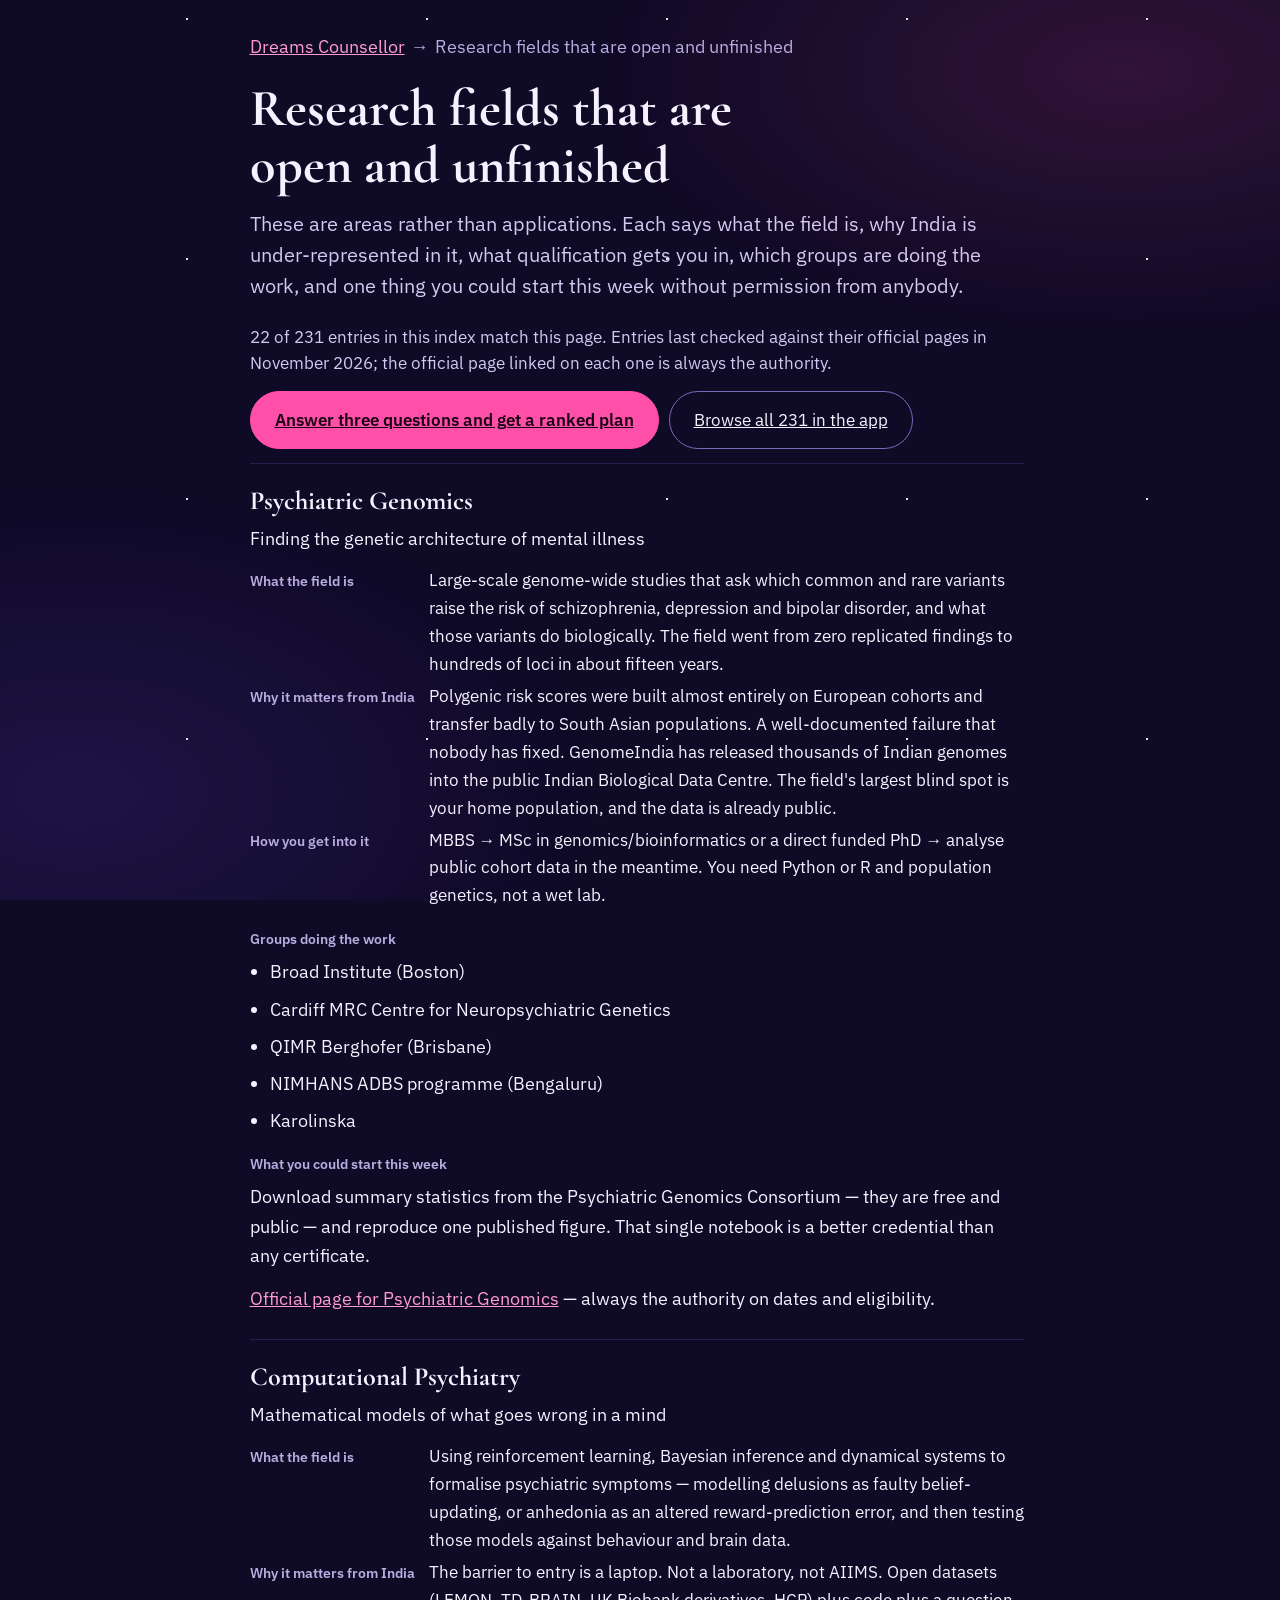
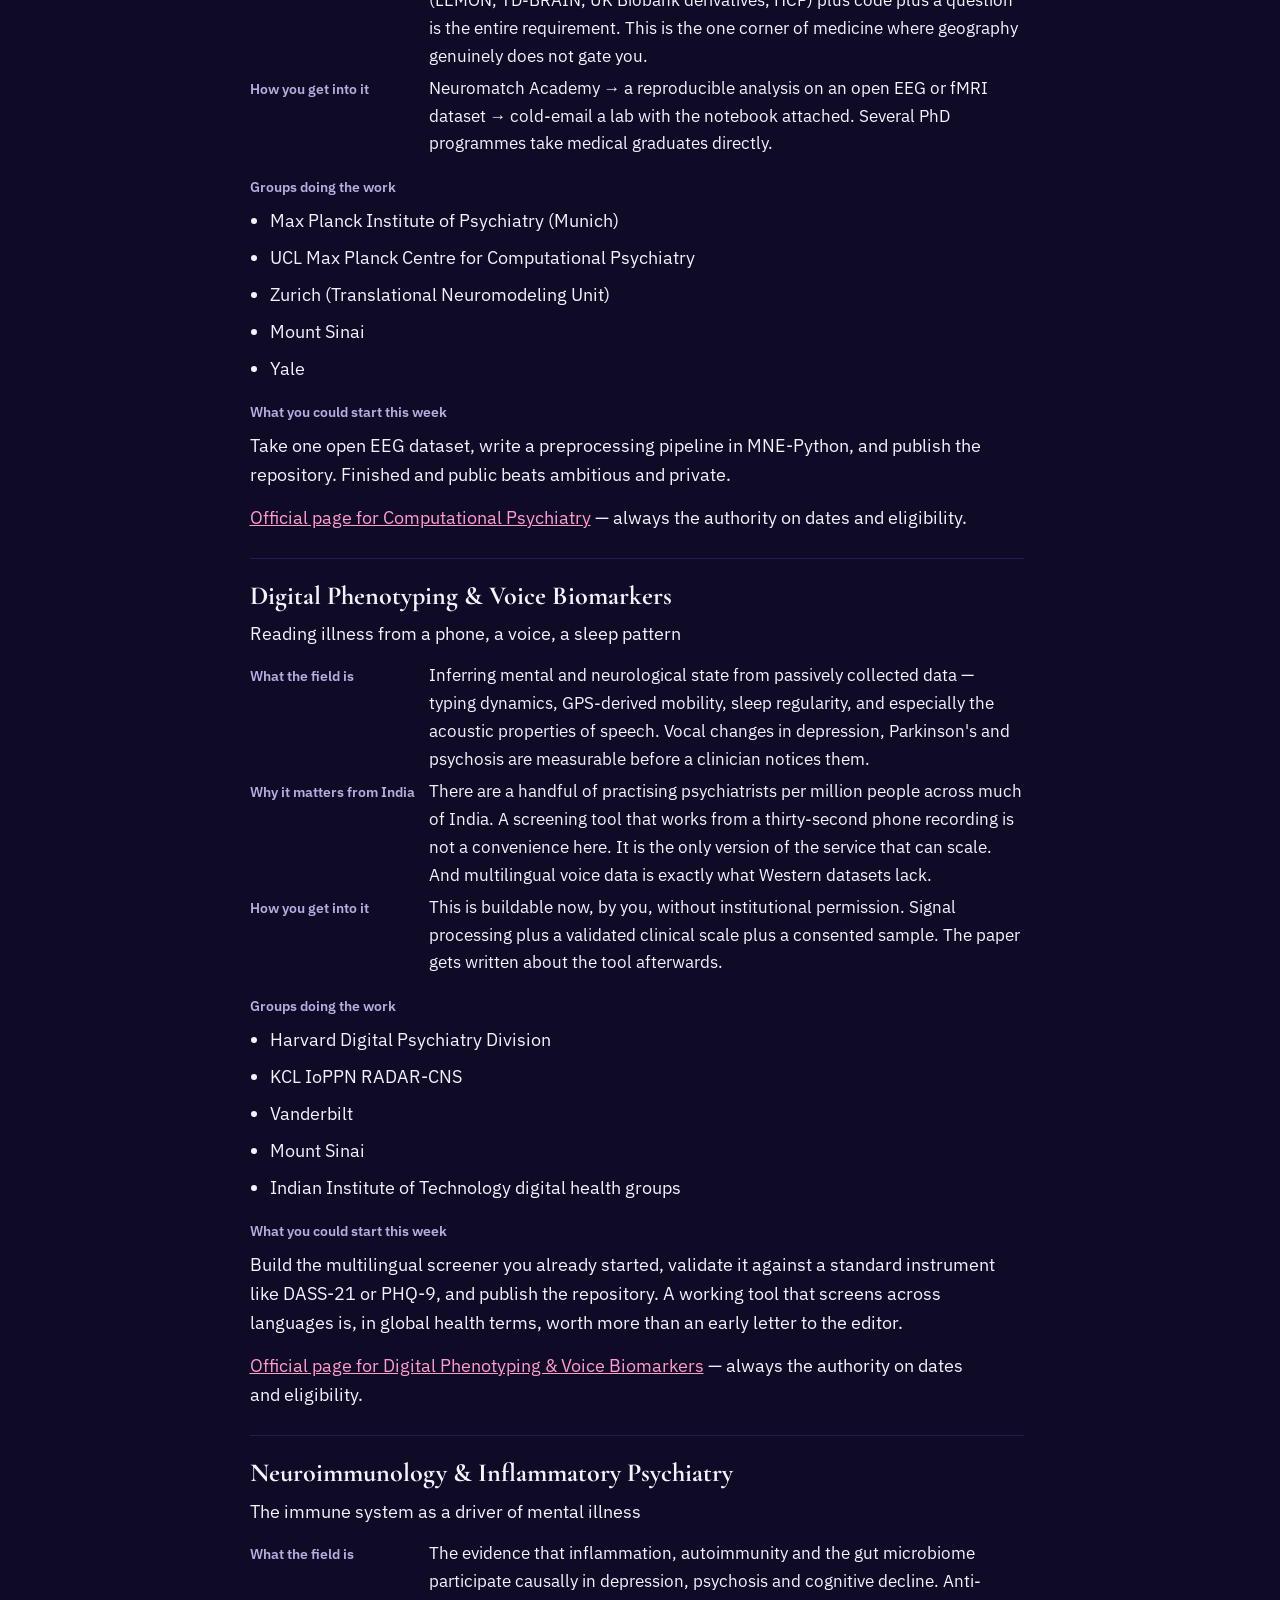
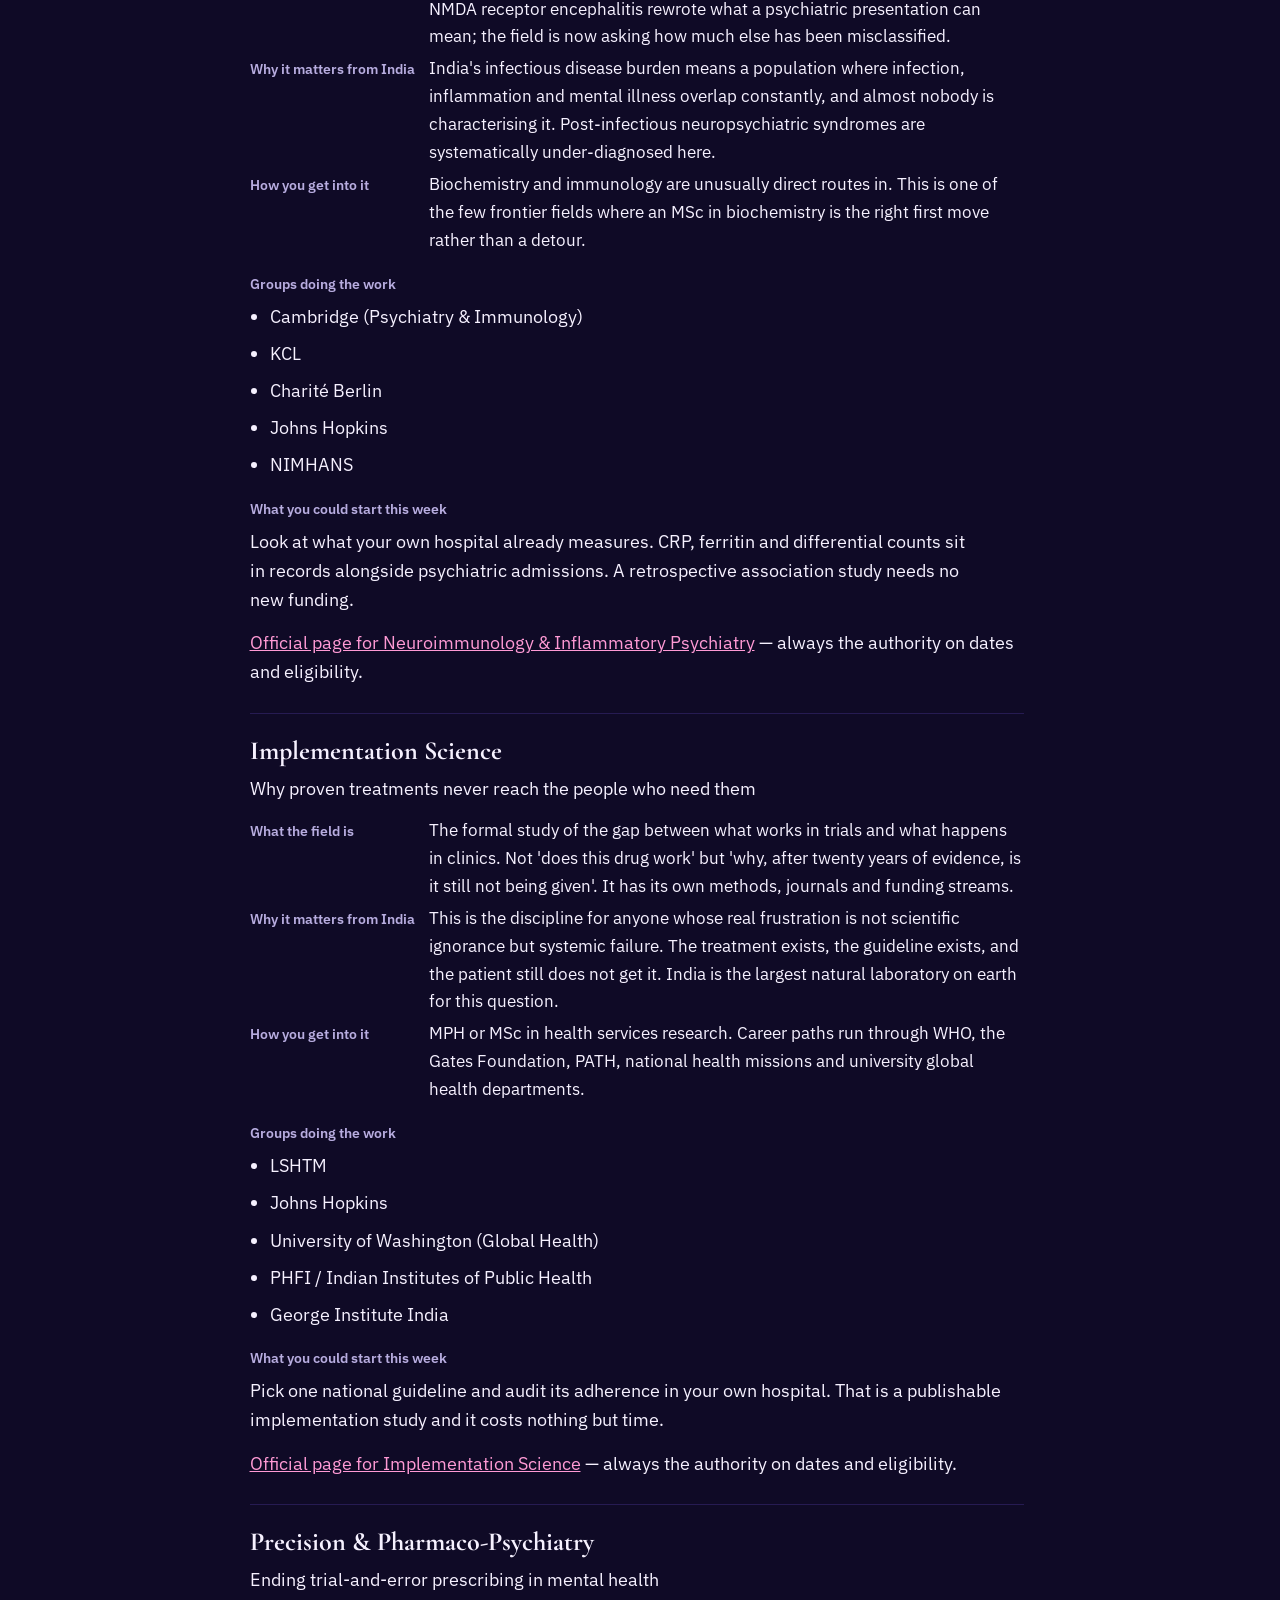
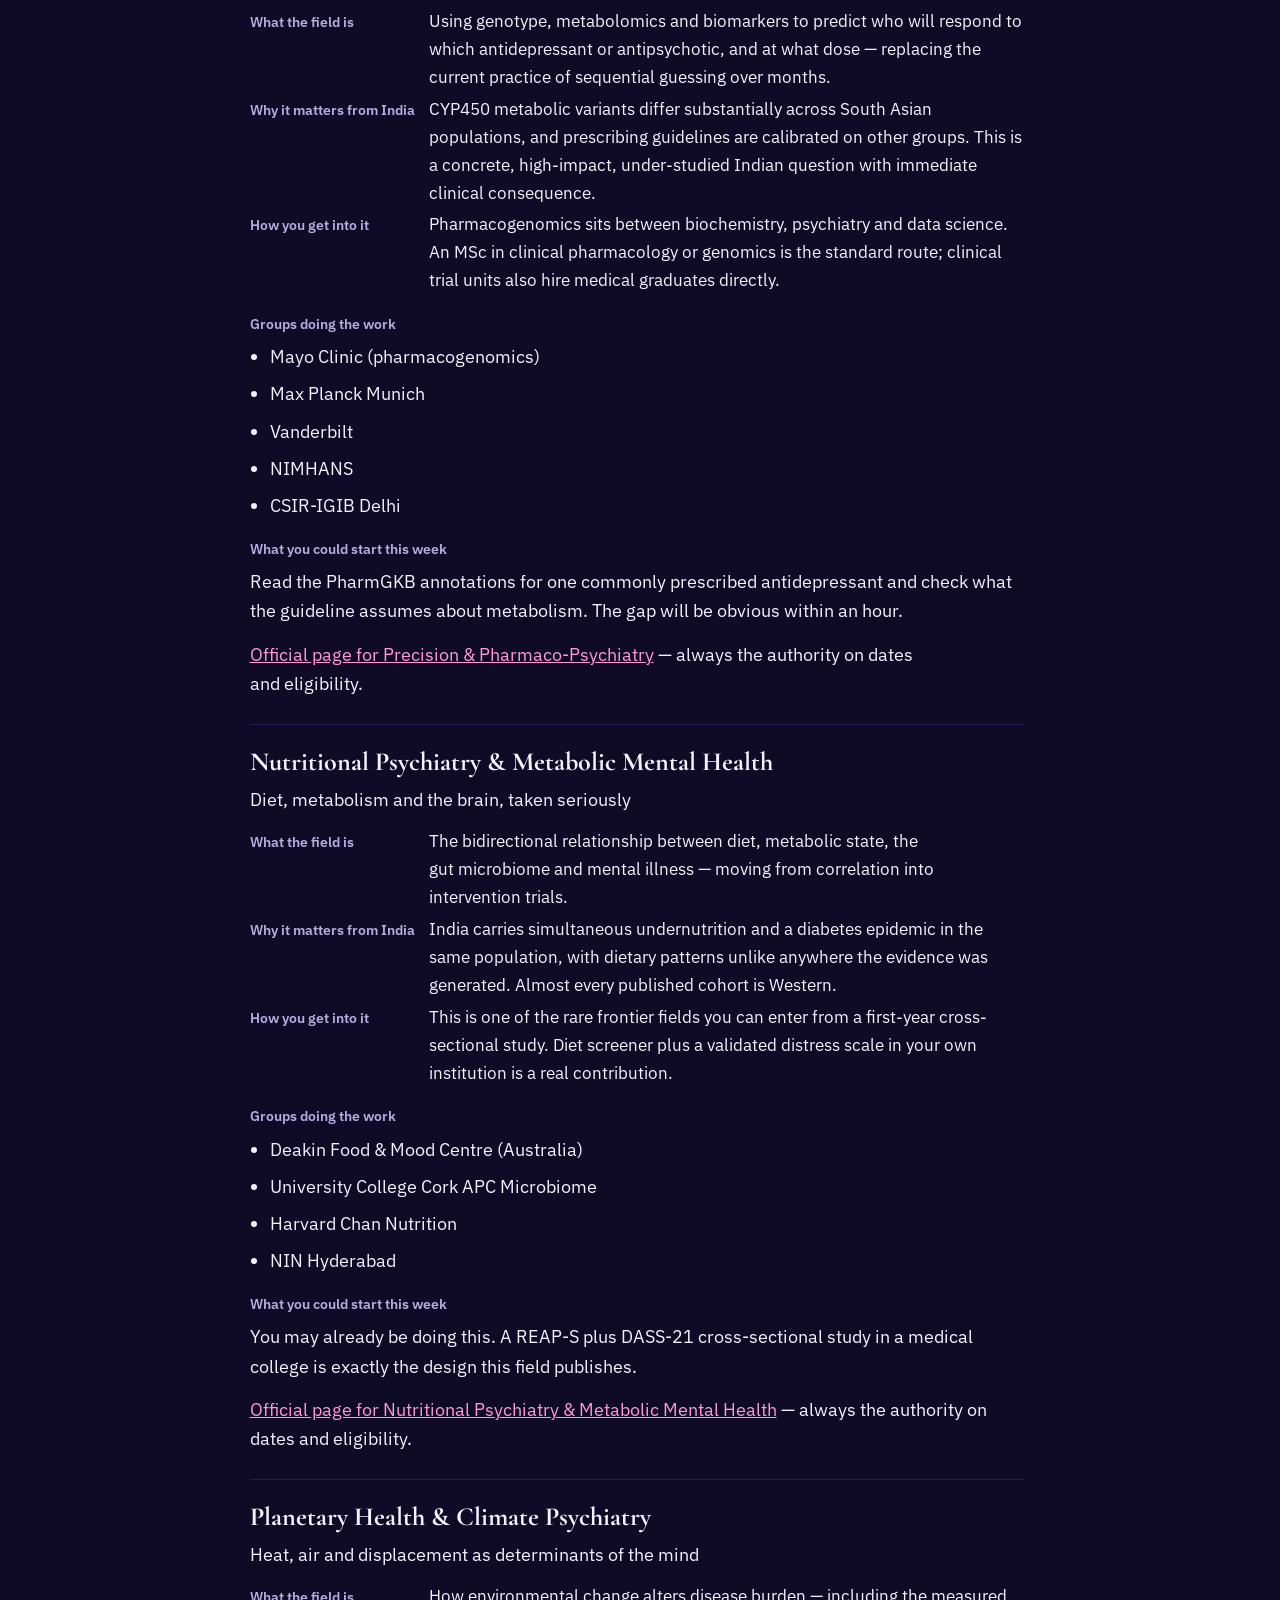
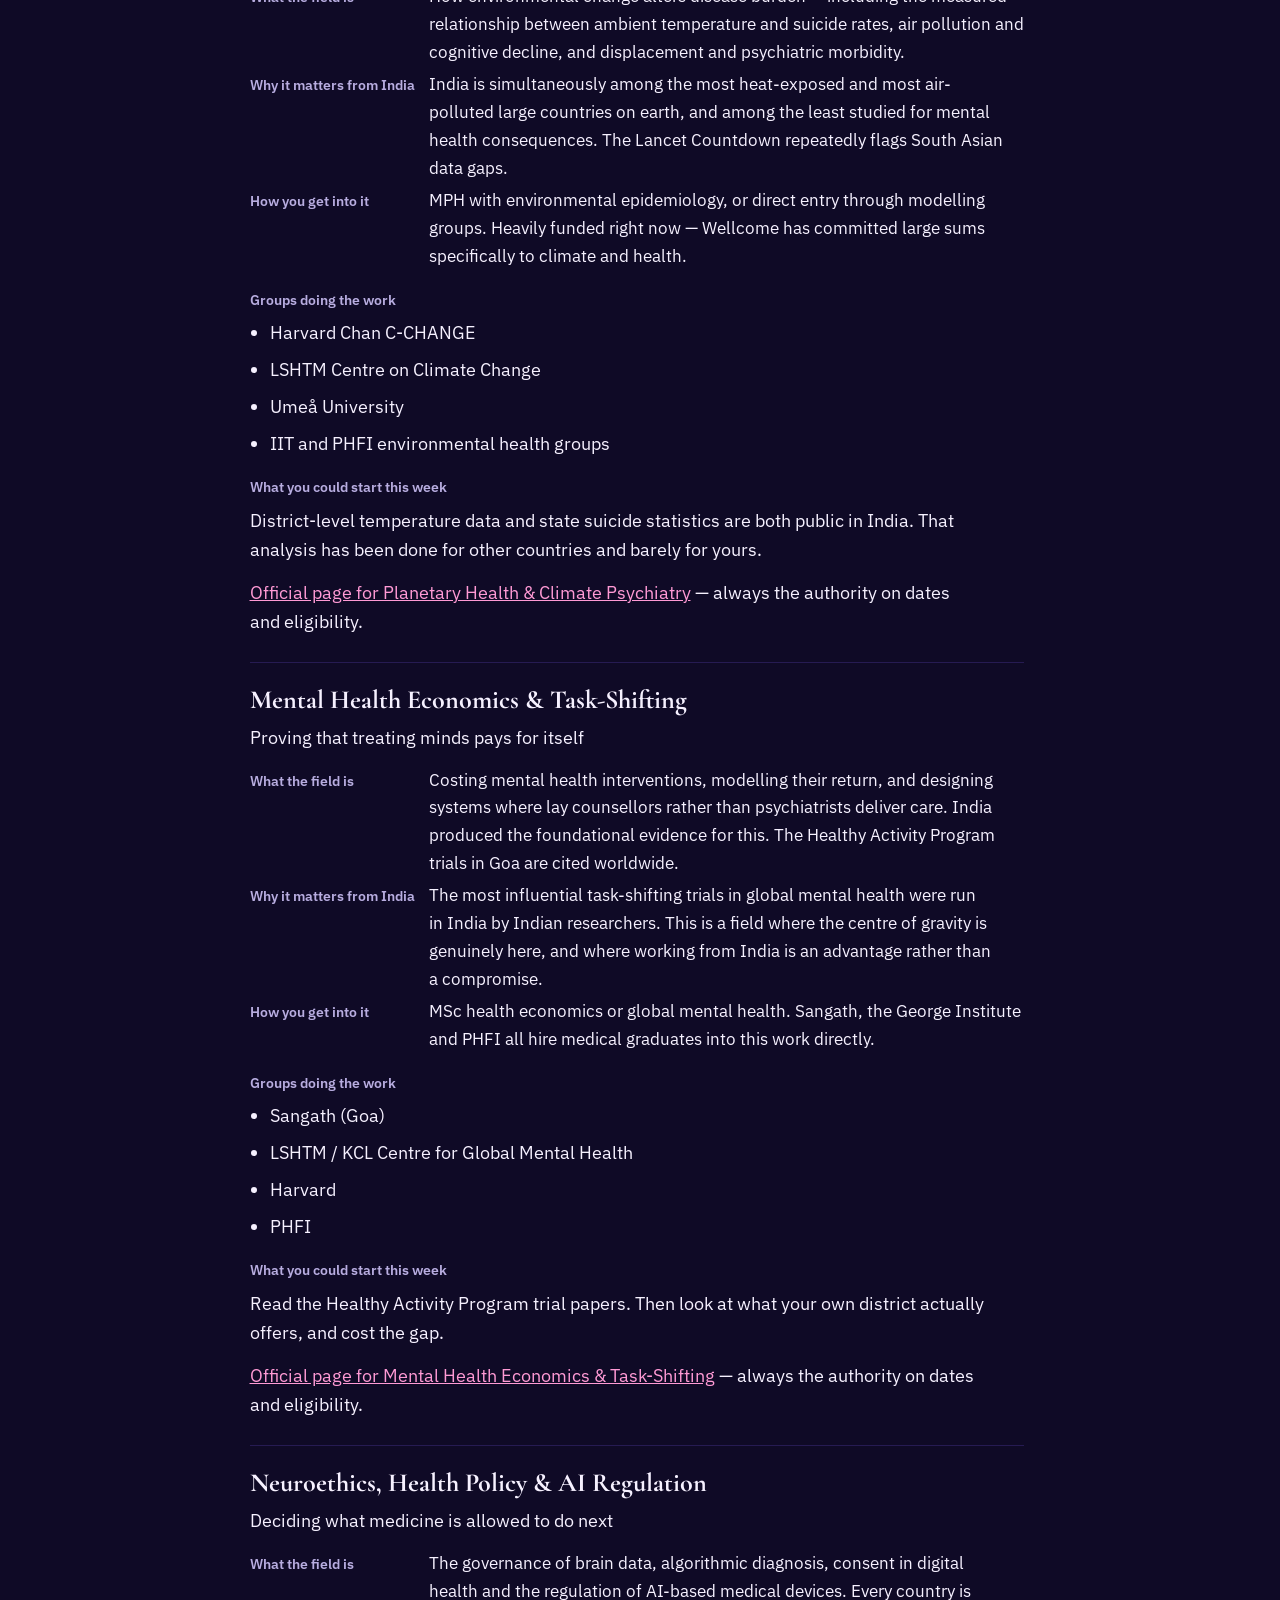
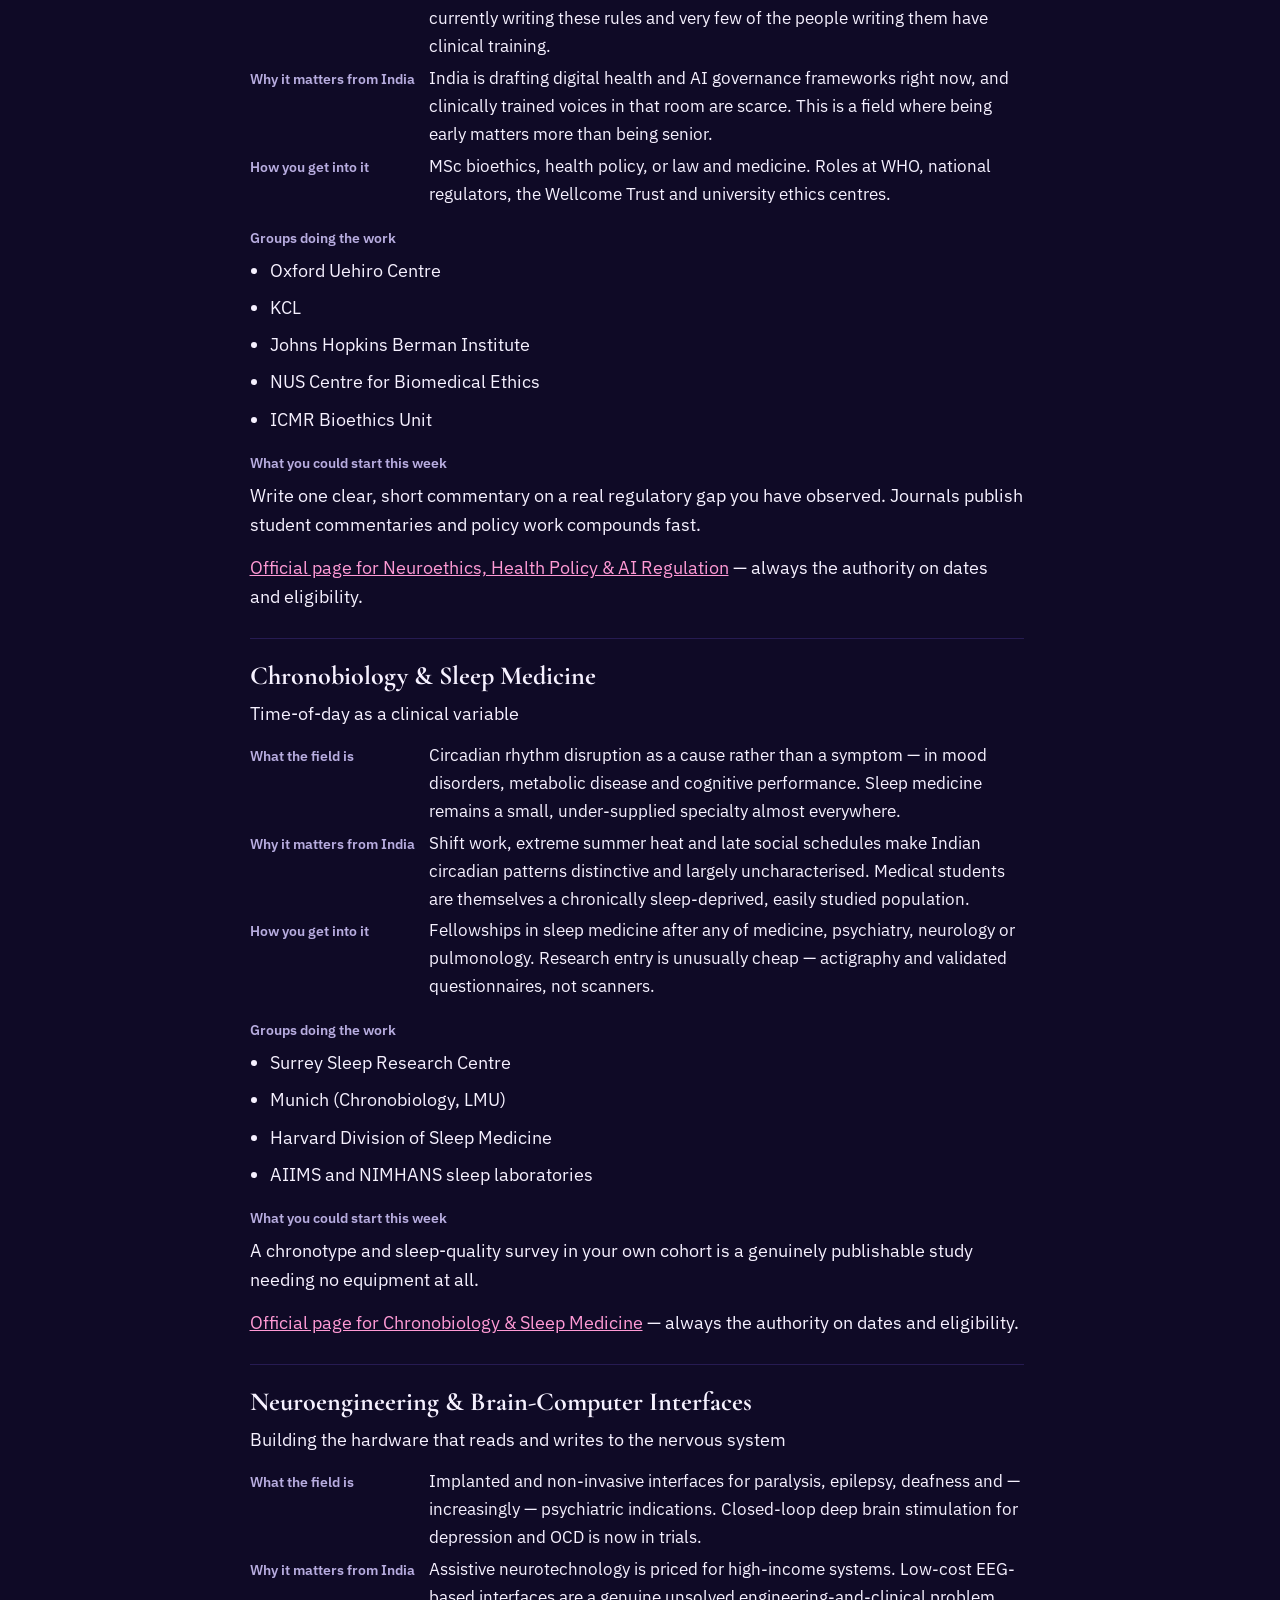
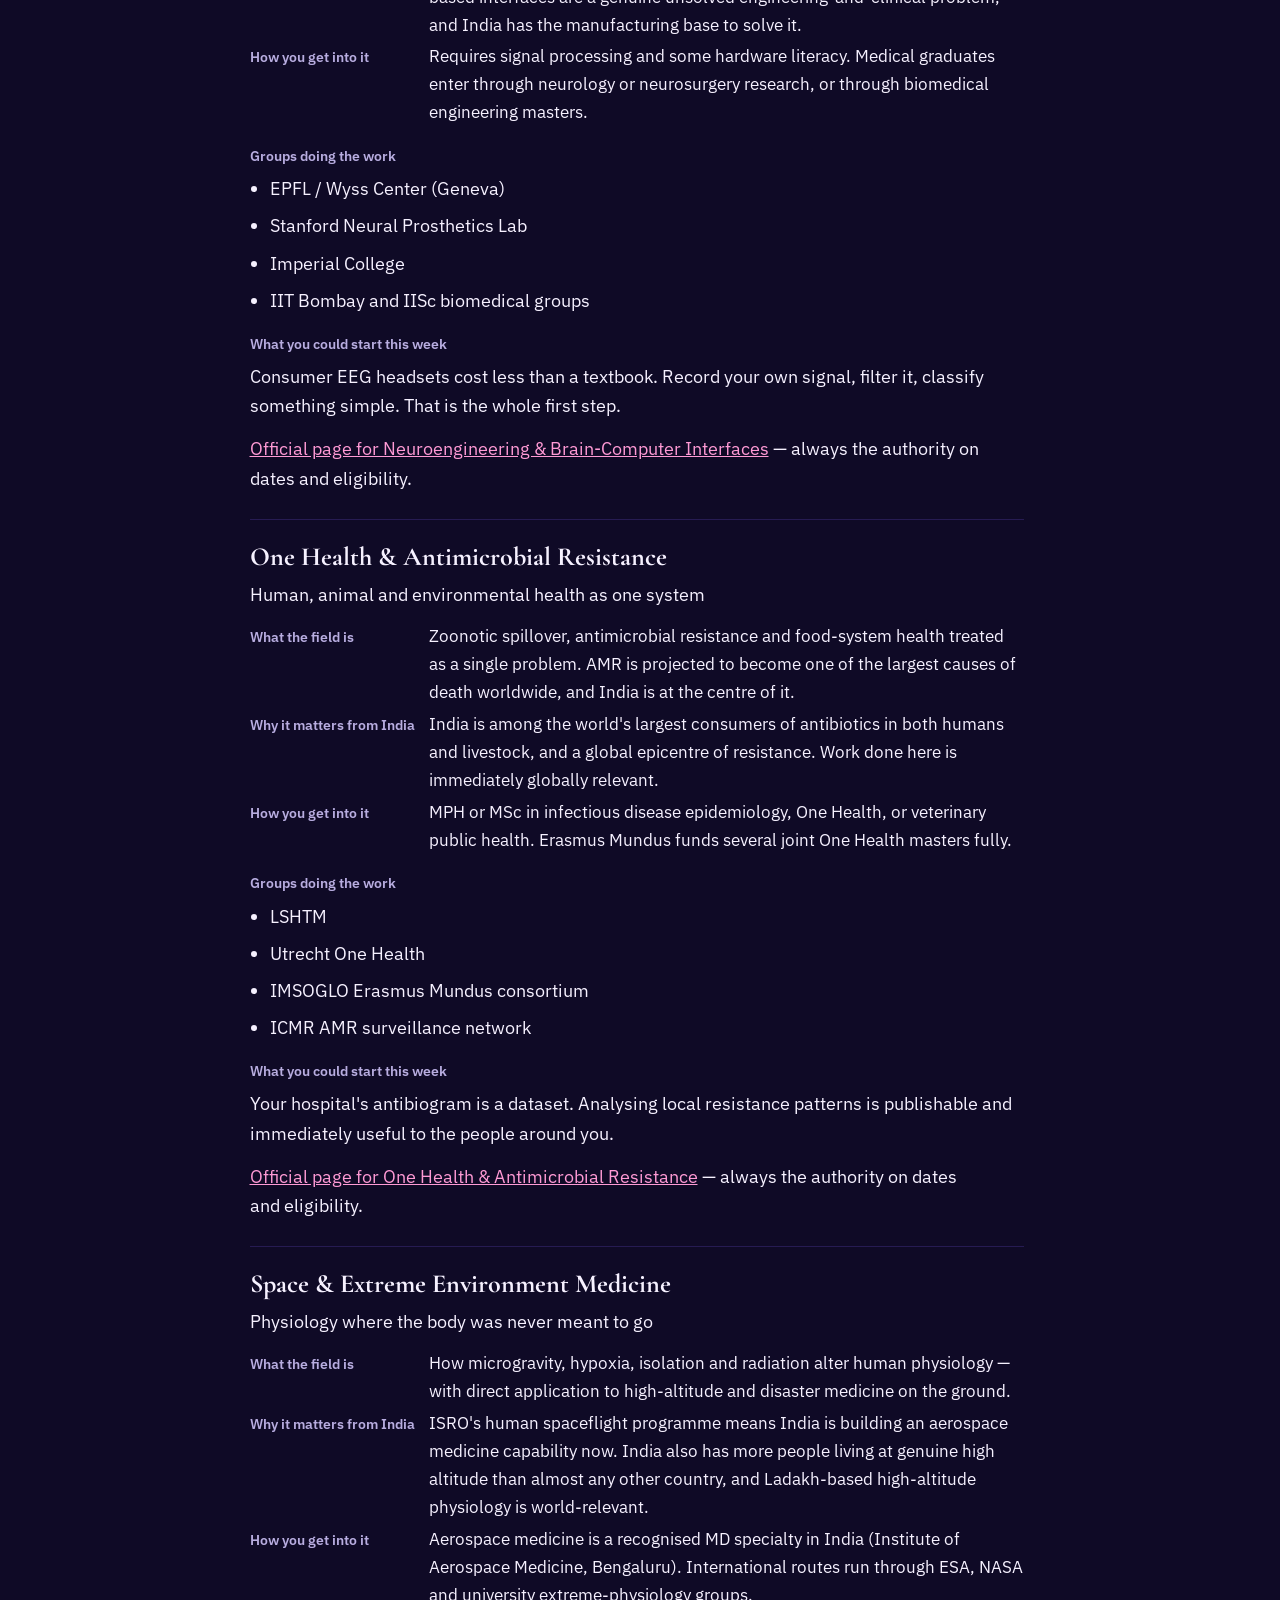
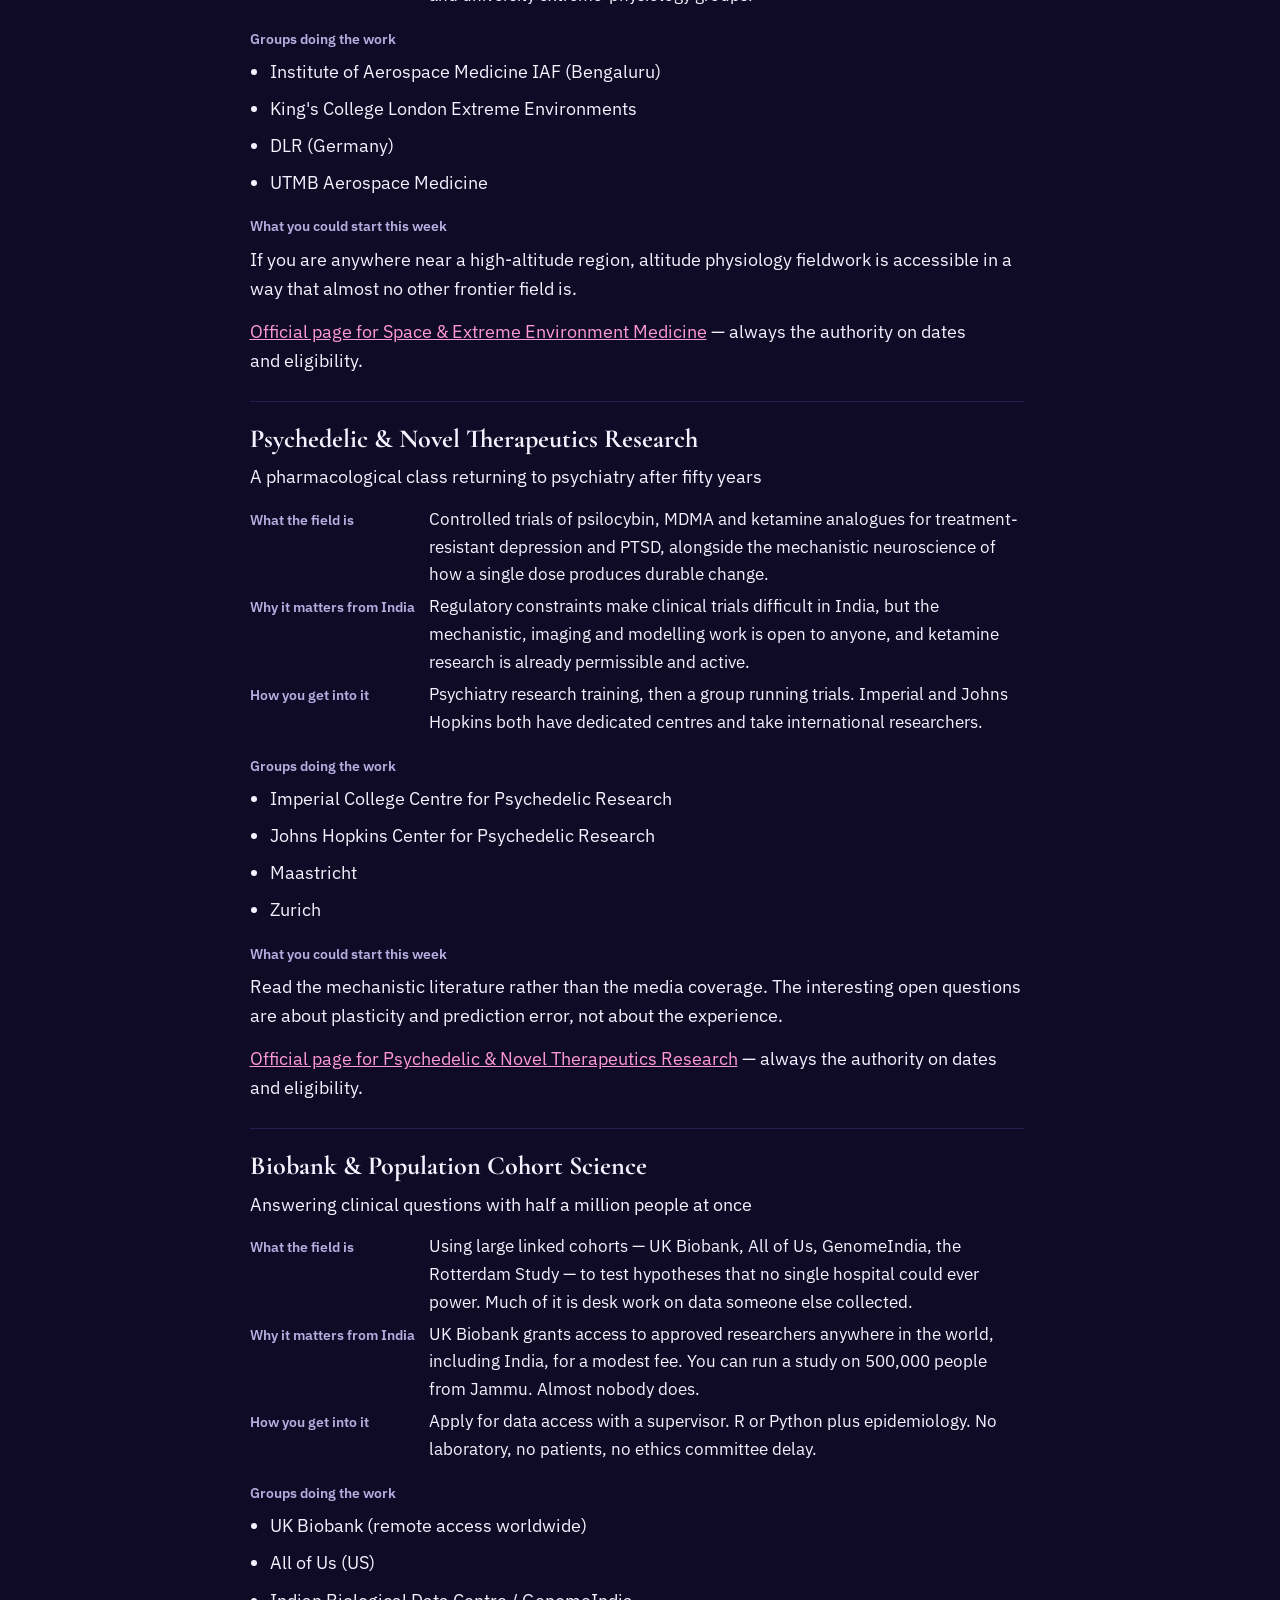
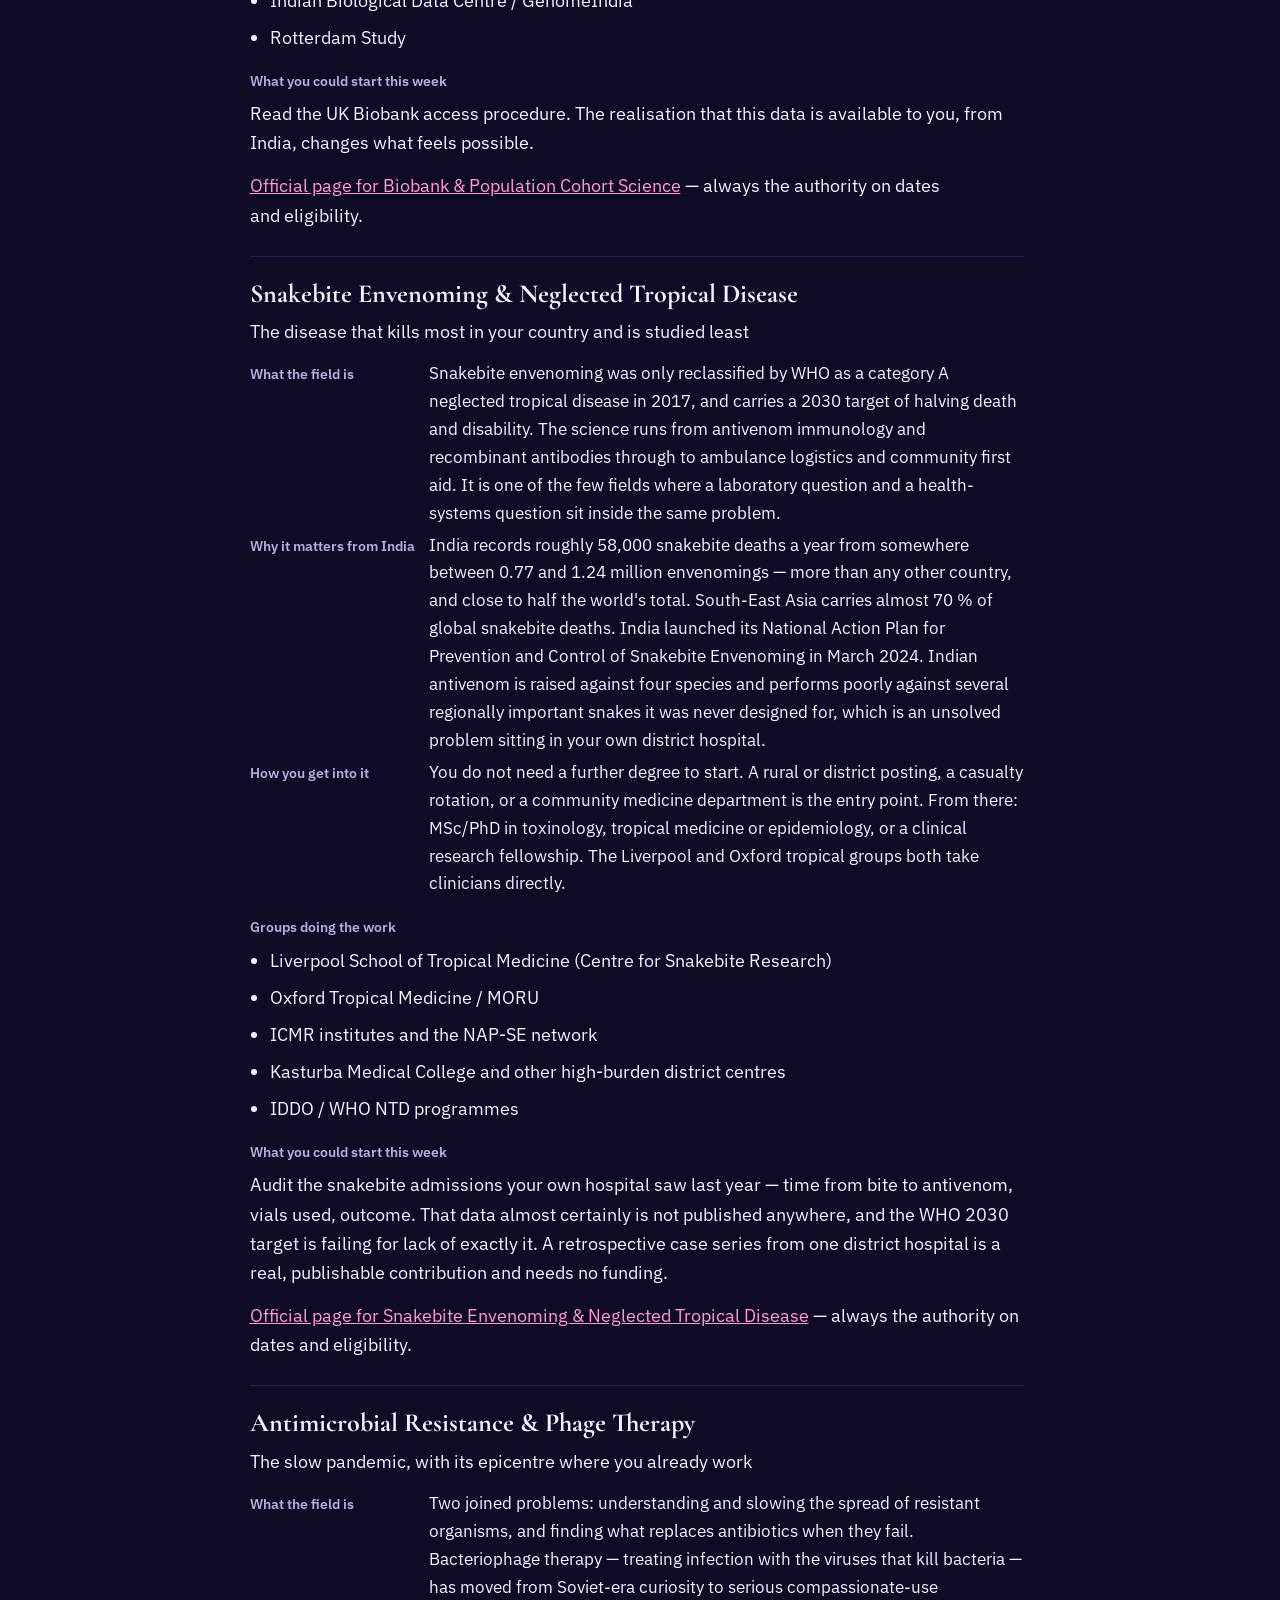
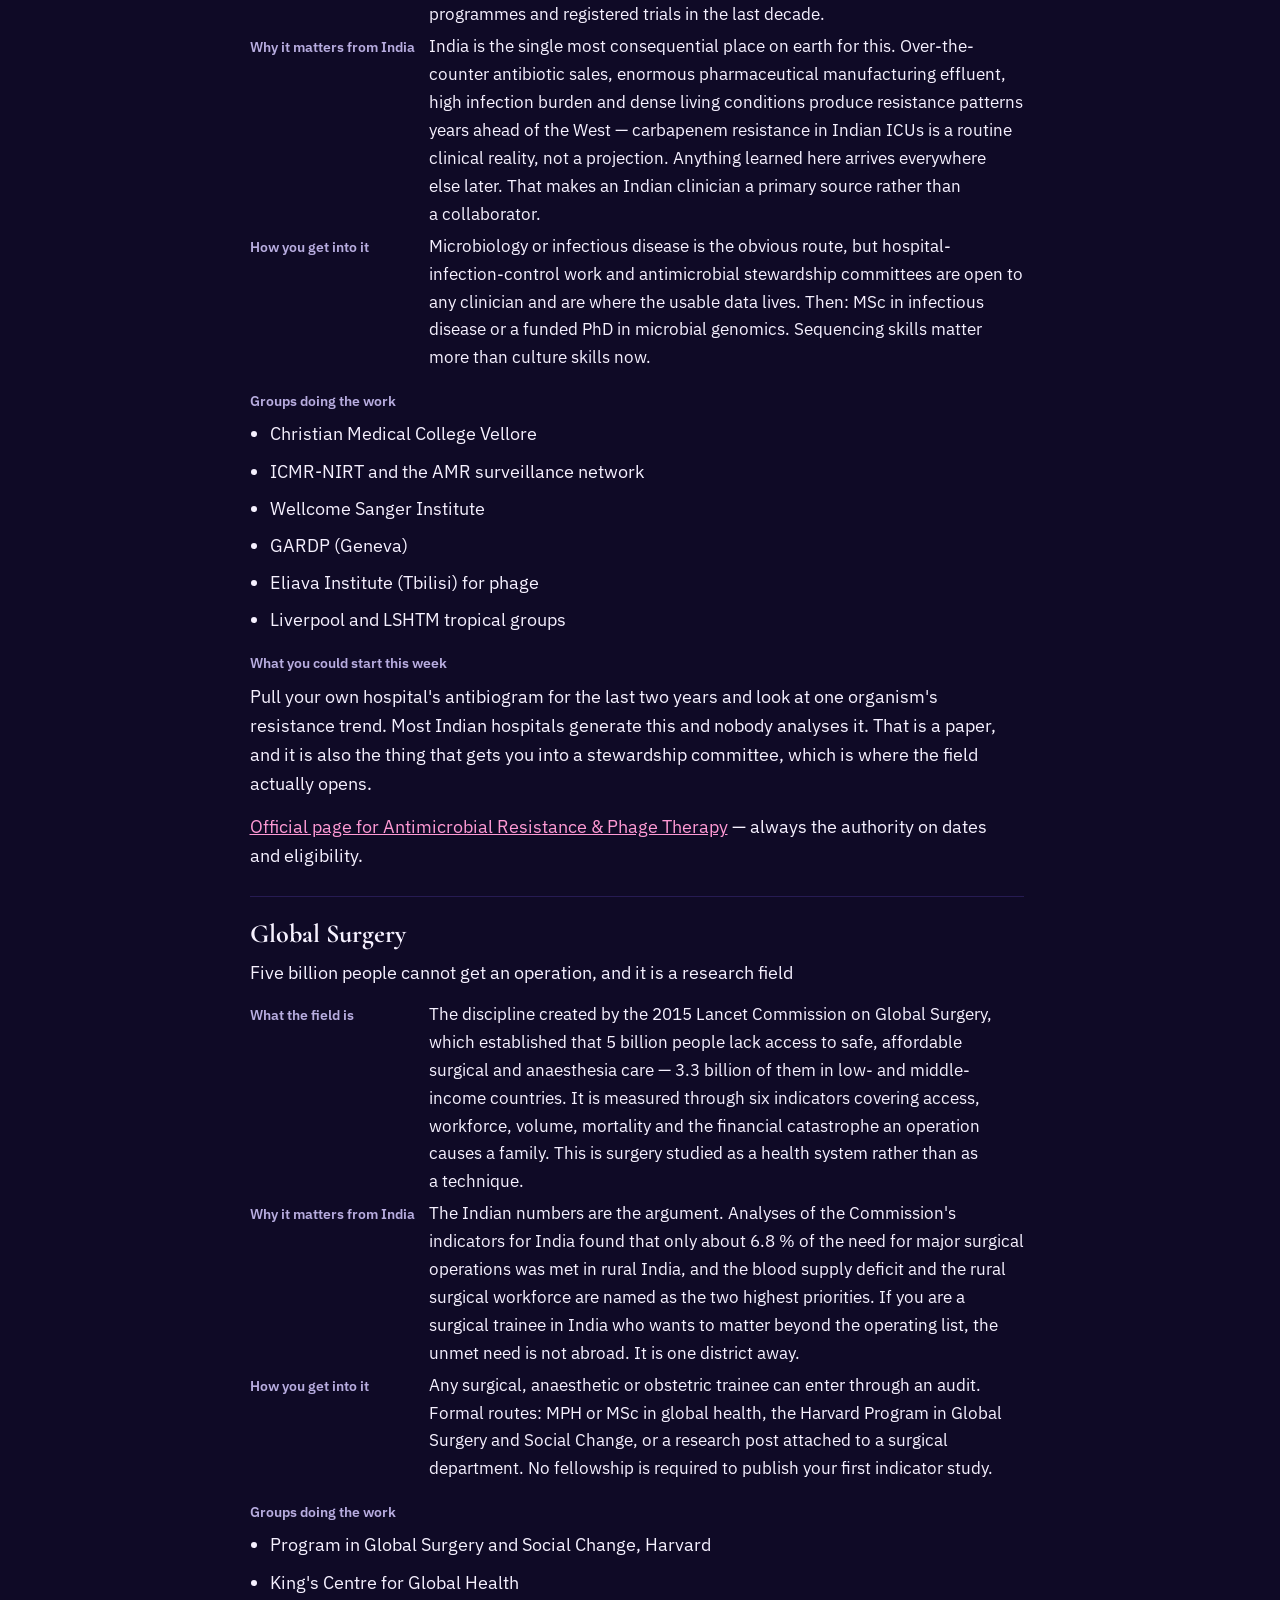
<file: research-fields/index.html>
<!DOCTYPE html>
<html lang="en">
<head>
<meta charset="utf-8" />
<meta name="viewport" content="width=device-width, initial-scale=1" />
<title>Research fields in medicine that are open and unfinished — Dreams Counsellor</title>
<meta name="description" content="Twenty-two active research areas, from genomics and computational psychiatry to medical devices and health economics, with why each one is under-studied in India and how a medical student enters it." />
<meta name="robots" content="index, follow, max-image-preview:large" />
<link rel="canonical" href="https://aryanmanhas12.github.io/DREAMS/research-fields/" />
<meta name="theme-color" content="#0F0A26" media="(prefers-color-scheme: light)" />
<meta name="theme-color" content="#0F0A26" media="(prefers-color-scheme: dark)" />

<meta property="og:type" content="website" />
<meta property="og:site_name" content="Dreams Counsellor" />
<meta property="og:title" content="Research fields in medicine that are open and unfinished" />
<meta property="og:description" content="Twenty-two active research areas, from genomics and computational psychiatry to medical devices and health economics, with why each one is under-studied in India and how a medical student enters it." />
<meta property="og:url" content="https://aryanmanhas12.github.io/DREAMS/research-fields/" />
<meta property="og:image" content="https://aryanmanhas12.github.io/DREAMS/assets/og/research-fields.png" />
<meta property="og:image:width" content="1200" />
<meta property="og:image:height" content="630" />
<meta property="og:image:alt" content="Research fields that are open and unfinished — 22 of 231 entries in the Dreams Counsellor index, beside a globe marking the countries they lead to." />
<meta name="twitter:card" content="summary_large_image" />
<meta name="twitter:title" content="Research fields in medicine that are open and unfinished" />
<meta name="twitter:description" content="Twenty-two active research areas, from genomics and computational psychiatry to medical devices and health economics, with why each one is under-studied in India and how a medical student enters it." />
<meta name="twitter:image" content="https://aryanmanhas12.github.io/DREAMS/assets/og/research-fields.png" />

<link rel="icon" href="data:image/svg+xml,%3Csvg xmlns='http://www.w3.org/2000/svg' viewBox='0 0 32 32'%3E%3Crect width='32' height='32' rx='7' fill='%230F0A26'/%3E%3Ccircle cx='16' cy='16' r='12.5' fill='none' stroke='%23B79BFF' stroke-width='2.4'/%3E%3Cellipse cx='16' cy='16' rx='5.5' ry='12.5' fill='none' stroke='%23B79BFF' stroke-width='1.5'/%3E%3Cline x1='3.5' y1='16' x2='28.5' y2='16' stroke='%23B79BFF' stroke-width='1.5'/%3E%3Ccircle cx='20.5' cy='19.5' r='4.2' fill='%230F0A26'/%3E%3Ccircle cx='20.5' cy='19.5' r='3' fill='%23FF4FA8'/%3E%3C/svg%3E" />
<link rel="apple-touch-icon" href="../assets/icons/apple-touch-icon.png" />
<link rel="stylesheet" href="../assets/styles.css" />
<script type="application/ld+json">
{
 "@context": "https://schema.org",
 "@graph": [
  {
   "@type": "BreadcrumbList",
   "itemListElement": [
    {
     "@type": "ListItem",
     "position": 1,
     "name": "Dreams Counsellor",
     "item": "https://aryanmanhas12.github.io/DREAMS/"
    },
    {
     "@type": "ListItem",
     "position": 2,
     "name": "Research fields that are open and unfinished",
     "item": "https://aryanmanhas12.github.io/DREAMS/research-fields/"
    }
   ]
  },
  {
   "@type": "CollectionPage",
   "@id": "https://aryanmanhas12.github.io/DREAMS/research-fields/",
   "url": "https://aryanmanhas12.github.io/DREAMS/research-fields/",
   "name": "Research fields in medicine that are open and unfinished",
   "description": "Twenty-two active research areas, from genomics and computational psychiatry to medical devices and health economics, with why each one is under-studied in India and how a medical student enters it.",
   "inLanguage": "en",
   "isPartOf": {
    "@type": "WebSite",
    "name": "Dreams Counsellor",
    "url": "https://aryanmanhas12.github.io/DREAMS/"
   },
   "mainEntity": {
    "@type": "ItemList",
    "numberOfItems": 22,
    "itemListElement": [
     {
      "@type": "ListItem",
      "position": 1,
      "name": "Psychiatric Genomics",
      "url": "https://pgc.unc.edu/"
     },
     {
      "@type": "ListItem",
      "position": 2,
      "name": "Computational Psychiatry",
      "url": "https://www.translationalneuromodeling.org/"
     },
     {
      "@type": "ListItem",
      "position": 3,
      "name": "Digital Phenotyping & Voice Biomarkers",
      "url": "https://www.digitalpsych.org/"
     },
     {
      "@type": "ListItem",
      "position": 4,
      "name": "Neuroimmunology & Inflammatory Psychiatry",
      "url": "https://www.neuroimmunology.org/"
     },
     {
      "@type": "ListItem",
      "position": 5,
      "name": "Implementation Science",
      "url": "https://link.springer.com/journal/13012"
     },
     {
      "@type": "ListItem",
      "position": 6,
      "name": "Precision & Pharmaco-Psychiatry",
      "url": "https://www.clinpgx.org/"
     },
     {
      "@type": "ListItem",
      "position": 7,
      "name": "Nutritional Psychiatry & Metabolic Mental Health",
      "url": "https://foodandmoodcentre.com.au/"
     },
     {
      "@type": "ListItem",
      "position": 8,
      "name": "Planetary Health & Climate Psychiatry",
      "url": "https://www.lancetcountdown.org/"
     },
     {
      "@type": "ListItem",
      "position": 9,
      "name": "Mental Health Economics & Task-Shifting",
      "url": "https://sangath.in/"
     },
     {
      "@type": "ListItem",
      "position": 10,
      "name": "Neuroethics, Health Policy & AI Regulation",
      "url": "https://www.who.int/teams/digital-health-and-innovation"
     },
     {
      "@type": "ListItem",
      "position": 11,
      "name": "Chronobiology & Sleep Medicine",
      "url": "https://sleepresearchsociety.org/"
     },
     {
      "@type": "ListItem",
      "position": 12,
      "name": "Neuroengineering & Brain-Computer Interfaces",
      "url": "https://bcisociety.org/"
     },
     {
      "@type": "ListItem",
      "position": 13,
      "name": "One Health & Antimicrobial Resistance",
      "url": "https://www.who.int/health-topics/one-health"
     },
     {
      "@type": "ListItem",
      "position": 14,
      "name": "Space & Extreme Environment Medicine",
      "url": "https://www.esa.int/About_Us/Careers_at_ESA"
     },
     {
      "@type": "ListItem",
      "position": 15,
      "name": "Psychedelic & Novel Therapeutics Research",
      "url": "https://www.imperial.ac.uk/psychedelic-research-centre/"
     },
     {
      "@type": "ListItem",
      "position": 16,
      "name": "Biobank & Population Cohort Science",
      "url": "https://www.ukbiobank.ac.uk/enable-your-research"
     },
     {
      "@type": "ListItem",
      "position": 17,
      "name": "Snakebite Envenoming & Neglected Tropical Disease",
      "url": "https://www.who.int/teams/control-of-neglected-tropical-diseases/snakebite-envenoming"
     },
     {
      "@type": "ListItem",
      "position": 18,
      "name": "Antimicrobial Resistance & Phage Therapy",
      "url": "https://www.who.int/health-topics/antimicrobial-resistance"
     },
     {
      "@type": "ListItem",
      "position": 19,
      "name": "Global Surgery",
      "url": "https://www.pgssc.org/"
     },
     {
      "@type": "ListItem",
      "position": 20,
      "name": "Accessible Cell & Gene Therapy",
      "url": "https://immunoact.com/"
     },
     {
      "@type": "ListItem",
      "position": 21,
      "name": "Medical Device Innovation & Biodesign",
      "url": "https://schoolofbiodesign.in/"
     },
     {
      "@type": "ListItem",
      "position": 22,
      "name": "Health Technology Assessment & Health Economics",
      "url": "https://www.icmr.gov.in/"
     }
    ]
   }
  }
 ]
}
</script>
</head>
<body>
<div class="sky sky-static" aria-hidden="true"></div>
<main class="wrap doc-page listing-page">

  <nav class="crumbs" aria-label="Breadcrumb">
    <ol>
      <li><a href="../">Dreams Counsellor</a></li>
      <li aria-current="page">Research fields that are open and unfinished</li>
    </ol>
  </nav>

  <h1>Research fields that are open and unfinished</h1>
  <p class="doc-lede">These are areas rather than applications. Each says what the field is, why India is under-represented in it, what qualification gets you in, which groups are doing the work, and one thing you could start this week without permission from anybody.</p>

  <p class="doc-small">22 of 231 entries in this index match this page. Entries last checked against their official pages in November 2026; the official page linked on each one is always the authority.</p>

  <p class="doc-actions">
    <a class="btn btn-primary" href="../">Answer three questions and get a ranked plan</a>
    <a class="btn btn-ghost" href="../#browse">Browse all 231 in the app</a>
  </p>

  <article class="listing" id="psychgenomics">
    <h2>Psychiatric Genomics</h2>
    <p class="listing-why">Finding the genetic architecture of mental illness</p>
    <dl class="listing-facts">
      <dt>What the field is</dt><dd>Large-scale genome-wide studies that ask which common and rare variants raise the risk of schizophrenia, depression and bipolar disorder, and what those variants do biologically. The field went from zero replicated findings to hundreds of loci in about fifteen years.</dd>
      <dt>Why it matters from India</dt><dd>Polygenic risk scores were built almost entirely on European cohorts and transfer badly to South Asian populations. A well-documented failure that nobody has fixed. GenomeIndia has released thousands of Indian genomes into the public Indian Biological Data Centre. The field's largest blind spot is your home population, and the data is already public.</dd>
      <dt>How you get into it</dt><dd>MBBS → MSc in genomics/bioinformatics or a direct funded PhD → analyse public cohort data in the meantime. You need Python or R and population genetics, not a wet lab.</dd>
    </dl>
    <h3>Groups doing the work</h3>
    <ul><li>Broad Institute (Boston)</li><li>Cardiff MRC Centre for Neuropsychiatric Genetics</li><li>QIMR Berghofer (Brisbane)</li><li>NIMHANS ADBS programme (Bengaluru)</li><li>Karolinska</li></ul>
    <h3>What you could start this week</h3>
    <p>Download summary statistics from the Psychiatric Genomics Consortium — they are free and public — and reproduce one published figure. That single notebook is a better credential than any certificate.</p>
    <p class="listing-link"><a href="https://pgc.unc.edu/" rel="noopener nofollow" target="_blank">Official page for Psychiatric Genomics</a> — always the authority on dates and eligibility.</p>
  </article>

  <article class="listing" id="compsych">
    <h2>Computational Psychiatry</h2>
    <p class="listing-why">Mathematical models of what goes wrong in a mind</p>
    <dl class="listing-facts">
      <dt>What the field is</dt><dd>Using reinforcement learning, Bayesian inference and dynamical systems to formalise psychiatric symptoms — modelling delusions as faulty belief-updating, or anhedonia as an altered reward-prediction error, and then testing those models against behaviour and brain data.</dd>
      <dt>Why it matters from India</dt><dd>The barrier to entry is a laptop. Not a laboratory, not AIIMS. Open datasets (LEMON, TD-BRAIN, UK Biobank derivatives, HCP) plus code plus a question is the entire requirement. This is the one corner of medicine where geography genuinely does not gate you.</dd>
      <dt>How you get into it</dt><dd>Neuromatch Academy → a reproducible analysis on an open EEG or fMRI dataset → cold-email a lab with the notebook attached. Several PhD programmes take medical graduates directly.</dd>
    </dl>
    <h3>Groups doing the work</h3>
    <ul><li>Max Planck Institute of Psychiatry (Munich)</li><li>UCL Max Planck Centre for Computational Psychiatry</li><li>Zurich (Translational Neuromodeling Unit)</li><li>Mount Sinai</li><li>Yale</li></ul>
    <h3>What you could start this week</h3>
    <p>Take one open EEG dataset, write a preprocessing pipeline in MNE-Python, and publish the repository. Finished and public beats ambitious and private.</p>
    <p class="listing-link"><a href="https://www.translationalneuromodeling.org/" rel="noopener nofollow" target="_blank">Official page for Computational Psychiatry</a> — always the authority on dates and eligibility.</p>
  </article>

  <article class="listing" id="digitalphenotyping">
    <h2>Digital Phenotyping &amp; Voice Biomarkers</h2>
    <p class="listing-why">Reading illness from a phone, a voice, a sleep pattern</p>
    <dl class="listing-facts">
      <dt>What the field is</dt><dd>Inferring mental and neurological state from passively collected data — typing dynamics, GPS-derived mobility, sleep regularity, and especially the acoustic properties of speech. Vocal changes in depression, Parkinson's and psychosis are measurable before a clinician notices them.</dd>
      <dt>Why it matters from India</dt><dd>There are a handful of practising psychiatrists per million people across much of India. A screening tool that works from a thirty-second phone recording is not a convenience here. It is the only version of the service that can scale. And multilingual voice data is exactly what Western datasets lack.</dd>
      <dt>How you get into it</dt><dd>This is buildable now, by you, without institutional permission. Signal processing plus a validated clinical scale plus a consented sample. The paper gets written about the tool afterwards.</dd>
    </dl>
    <h3>Groups doing the work</h3>
    <ul><li>Harvard Digital Psychiatry Division</li><li>KCL IoPPN RADAR-CNS</li><li>Vanderbilt</li><li>Mount Sinai</li><li>Indian Institute of Technology digital health groups</li></ul>
    <h3>What you could start this week</h3>
    <p>Build the multilingual screener you already started, validate it against a standard instrument like DASS-21 or PHQ-9, and publish the repository. A working tool that screens across languages is, in global health terms, worth more than an early letter to the editor.</p>
    <p class="listing-link"><a href="https://www.digitalpsych.org/" rel="noopener nofollow" target="_blank">Official page for Digital Phenotyping &amp; Voice Biomarkers</a> — always the authority on dates and eligibility.</p>
  </article>

  <article class="listing" id="neuroimmuno">
    <h2>Neuroimmunology &amp; Inflammatory Psychiatry</h2>
    <p class="listing-why">The immune system as a driver of mental illness</p>
    <dl class="listing-facts">
      <dt>What the field is</dt><dd>The evidence that inflammation, autoimmunity and the gut microbiome participate causally in depression, psychosis and cognitive decline. Anti-NMDA receptor encephalitis rewrote what a psychiatric presentation can mean; the field is now asking how much else has been misclassified.</dd>
      <dt>Why it matters from India</dt><dd>India's infectious disease burden means a population where infection, inflammation and mental illness overlap constantly, and almost nobody is characterising it. Post-infectious neuropsychiatric syndromes are systematically under-diagnosed here.</dd>
      <dt>How you get into it</dt><dd>Biochemistry and immunology are unusually direct routes in. This is one of the few frontier fields where an MSc in biochemistry is the right first move rather than a detour.</dd>
    </dl>
    <h3>Groups doing the work</h3>
    <ul><li>Cambridge (Psychiatry &amp; Immunology)</li><li>KCL</li><li>Charité Berlin</li><li>Johns Hopkins</li><li>NIMHANS</li></ul>
    <h3>What you could start this week</h3>
    <p>Look at what your own hospital already measures. CRP, ferritin and differential counts sit in records alongside psychiatric admissions. A retrospective association study needs no new funding.</p>
    <p class="listing-link"><a href="https://www.neuroimmunology.org/" rel="noopener nofollow" target="_blank">Official page for Neuroimmunology &amp; Inflammatory Psychiatry</a> — always the authority on dates and eligibility.</p>
  </article>

  <article class="listing" id="implementation">
    <h2>Implementation Science</h2>
    <p class="listing-why">Why proven treatments never reach the people who need them</p>
    <dl class="listing-facts">
      <dt>What the field is</dt><dd>The formal study of the gap between what works in trials and what happens in clinics. Not 'does this drug work' but 'why, after twenty years of evidence, is it still not being given'. It has its own methods, journals and funding streams.</dd>
      <dt>Why it matters from India</dt><dd>This is the discipline for anyone whose real frustration is not scientific ignorance but systemic failure. The treatment exists, the guideline exists, and the patient still does not get it. India is the largest natural laboratory on earth for this question.</dd>
      <dt>How you get into it</dt><dd>MPH or MSc in health services research. Career paths run through WHO, the Gates Foundation, PATH, national health missions and university global health departments.</dd>
    </dl>
    <h3>Groups doing the work</h3>
    <ul><li>LSHTM</li><li>Johns Hopkins</li><li>University of Washington (Global Health)</li><li>PHFI / Indian Institutes of Public Health</li><li>George Institute India</li></ul>
    <h3>What you could start this week</h3>
    <p>Pick one national guideline and audit its adherence in your own hospital. That is a publishable implementation study and it costs nothing but time.</p>
    <p class="listing-link"><a href="https://link.springer.com/journal/13012" rel="noopener nofollow" target="_blank">Official page for Implementation Science</a> — always the authority on dates and eligibility.</p>
  </article>

  <article class="listing" id="precisionpsych">
    <h2>Precision &amp; Pharmaco-Psychiatry</h2>
    <p class="listing-why">Ending trial-and-error prescribing in mental health</p>
    <dl class="listing-facts">
      <dt>What the field is</dt><dd>Using genotype, metabolomics and biomarkers to predict who will respond to which antidepressant or antipsychotic, and at what dose — replacing the current practice of sequential guessing over months.</dd>
      <dt>Why it matters from India</dt><dd>CYP450 metabolic variants differ substantially across South Asian populations, and prescribing guidelines are calibrated on other groups. This is a concrete, high-impact, under-studied Indian question with immediate clinical consequence.</dd>
      <dt>How you get into it</dt><dd>Pharmacogenomics sits between biochemistry, psychiatry and data science. An MSc in clinical pharmacology or genomics is the standard route; clinical trial units also hire medical graduates directly.</dd>
    </dl>
    <h3>Groups doing the work</h3>
    <ul><li>Mayo Clinic (pharmacogenomics)</li><li>Max Planck Munich</li><li>Vanderbilt</li><li>NIMHANS</li><li>CSIR-IGIB Delhi</li></ul>
    <h3>What you could start this week</h3>
    <p>Read the PharmGKB annotations for one commonly prescribed antidepressant and check what the guideline assumes about metabolism. The gap will be obvious within an hour.</p>
    <p class="listing-link"><a href="https://www.clinpgx.org/" rel="noopener nofollow" target="_blank">Official page for Precision &amp; Pharmaco-Psychiatry</a> — always the authority on dates and eligibility.</p>
  </article>

  <article class="listing" id="nutripsych">
    <h2>Nutritional Psychiatry &amp; Metabolic Mental Health</h2>
    <p class="listing-why">Diet, metabolism and the brain, taken seriously</p>
    <dl class="listing-facts">
      <dt>What the field is</dt><dd>The bidirectional relationship between diet, metabolic state, the gut microbiome and mental illness — moving from correlation into intervention trials.</dd>
      <dt>Why it matters from India</dt><dd>India carries simultaneous undernutrition and a diabetes epidemic in the same population, with dietary patterns unlike anywhere the evidence was generated. Almost every published cohort is Western.</dd>
      <dt>How you get into it</dt><dd>This is one of the rare frontier fields you can enter from a first-year cross-sectional study. Diet screener plus a validated distress scale in your own institution is a real contribution.</dd>
    </dl>
    <h3>Groups doing the work</h3>
    <ul><li>Deakin Food &amp; Mood Centre (Australia)</li><li>University College Cork APC Microbiome</li><li>Harvard Chan Nutrition</li><li>NIN Hyderabad</li></ul>
    <h3>What you could start this week</h3>
    <p>You may already be doing this. A REAP-S plus DASS-21 cross-sectional study in a medical college is exactly the design this field publishes.</p>
    <p class="listing-link"><a href="https://foodandmoodcentre.com.au/" rel="noopener nofollow" target="_blank">Official page for Nutritional Psychiatry &amp; Metabolic Mental Health</a> — always the authority on dates and eligibility.</p>
  </article>

  <article class="listing" id="planetary">
    <h2>Planetary Health &amp; Climate Psychiatry</h2>
    <p class="listing-why">Heat, air and displacement as determinants of the mind</p>
    <dl class="listing-facts">
      <dt>What the field is</dt><dd>How environmental change alters disease burden — including the measured relationship between ambient temperature and suicide rates, air pollution and cognitive decline, and displacement and psychiatric morbidity.</dd>
      <dt>Why it matters from India</dt><dd>India is simultaneously among the most heat-exposed and most air-polluted large countries on earth, and among the least studied for mental health consequences. The Lancet Countdown repeatedly flags South Asian data gaps.</dd>
      <dt>How you get into it</dt><dd>MPH with environmental epidemiology, or direct entry through modelling groups. Heavily funded right now — Wellcome has committed large sums specifically to climate and health.</dd>
    </dl>
    <h3>Groups doing the work</h3>
    <ul><li>Harvard Chan C-CHANGE</li><li>LSHTM Centre on Climate Change</li><li>Umeå University</li><li>IIT and PHFI environmental health groups</li></ul>
    <h3>What you could start this week</h3>
    <p>District-level temperature data and state suicide statistics are both public in India. That analysis has been done for other countries and barely for yours.</p>
    <p class="listing-link"><a href="https://www.lancetcountdown.org/" rel="noopener nofollow" target="_blank">Official page for Planetary Health &amp; Climate Psychiatry</a> — always the authority on dates and eligibility.</p>
  </article>

  <article class="listing" id="globalmh-econ">
    <h2>Mental Health Economics &amp; Task-Shifting</h2>
    <p class="listing-why">Proving that treating minds pays for itself</p>
    <dl class="listing-facts">
      <dt>What the field is</dt><dd>Costing mental health interventions, modelling their return, and designing systems where lay counsellors rather than psychiatrists deliver care. India produced the foundational evidence for this. The Healthy Activity Program trials in Goa are cited worldwide.</dd>
      <dt>Why it matters from India</dt><dd>The most influential task-shifting trials in global mental health were run in India by Indian researchers. This is a field where the centre of gravity is genuinely here, and where working from India is an advantage rather than a compromise.</dd>
      <dt>How you get into it</dt><dd>MSc health economics or global mental health. Sangath, the George Institute and PHFI all hire medical graduates into this work directly.</dd>
    </dl>
    <h3>Groups doing the work</h3>
    <ul><li>Sangath (Goa)</li><li>LSHTM / KCL Centre for Global Mental Health</li><li>Harvard</li><li>PHFI</li></ul>
    <h3>What you could start this week</h3>
    <p>Read the Healthy Activity Program trial papers. Then look at what your own district actually offers, and cost the gap.</p>
    <p class="listing-link"><a href="https://sangath.in/" rel="noopener nofollow" target="_blank">Official page for Mental Health Economics &amp; Task-Shifting</a> — always the authority on dates and eligibility.</p>
  </article>

  <article class="listing" id="neuroethics">
    <h2>Neuroethics, Health Policy &amp; AI Regulation</h2>
    <p class="listing-why">Deciding what medicine is allowed to do next</p>
    <dl class="listing-facts">
      <dt>What the field is</dt><dd>The governance of brain data, algorithmic diagnosis, consent in digital health and the regulation of AI-based medical devices. Every country is currently writing these rules and very few of the people writing them have clinical training.</dd>
      <dt>Why it matters from India</dt><dd>India is drafting digital health and AI governance frameworks right now, and clinically trained voices in that room are scarce. This is a field where being early matters more than being senior.</dd>
      <dt>How you get into it</dt><dd>MSc bioethics, health policy, or law and medicine. Roles at WHO, national regulators, the Wellcome Trust and university ethics centres.</dd>
    </dl>
    <h3>Groups doing the work</h3>
    <ul><li>Oxford Uehiro Centre</li><li>KCL</li><li>Johns Hopkins Berman Institute</li><li>NUS Centre for Biomedical Ethics</li><li>ICMR Bioethics Unit</li></ul>
    <h3>What you could start this week</h3>
    <p>Write one clear, short commentary on a real regulatory gap you have observed. Journals publish student commentaries and policy work compounds fast.</p>
    <p class="listing-link"><a href="https://www.who.int/teams/digital-health-and-innovation" rel="noopener nofollow" target="_blank">Official page for Neuroethics, Health Policy &amp; AI Regulation</a> — always the authority on dates and eligibility.</p>
  </article>

  <article class="listing" id="chrono">
    <h2>Chronobiology &amp; Sleep Medicine</h2>
    <p class="listing-why">Time-of-day as a clinical variable</p>
    <dl class="listing-facts">
      <dt>What the field is</dt><dd>Circadian rhythm disruption as a cause rather than a symptom — in mood disorders, metabolic disease and cognitive performance. Sleep medicine remains a small, under-supplied specialty almost everywhere.</dd>
      <dt>Why it matters from India</dt><dd>Shift work, extreme summer heat and late social schedules make Indian circadian patterns distinctive and largely uncharacterised. Medical students are themselves a chronically sleep-deprived, easily studied population.</dd>
      <dt>How you get into it</dt><dd>Fellowships in sleep medicine after any of medicine, psychiatry, neurology or pulmonology. Research entry is unusually cheap — actigraphy and validated questionnaires, not scanners.</dd>
    </dl>
    <h3>Groups doing the work</h3>
    <ul><li>Surrey Sleep Research Centre</li><li>Munich (Chronobiology, LMU)</li><li>Harvard Division of Sleep Medicine</li><li>AIIMS and NIMHANS sleep laboratories</li></ul>
    <h3>What you could start this week</h3>
    <p>A chronotype and sleep-quality survey in your own cohort is a genuinely publishable study needing no equipment at all.</p>
    <p class="listing-link"><a href="https://sleepresearchsociety.org/" rel="noopener nofollow" target="_blank">Official page for Chronobiology &amp; Sleep Medicine</a> — always the authority on dates and eligibility.</p>
  </article>

  <article class="listing" id="bci">
    <h2>Neuroengineering &amp; Brain-Computer Interfaces</h2>
    <p class="listing-why">Building the hardware that reads and writes to the nervous system</p>
    <dl class="listing-facts">
      <dt>What the field is</dt><dd>Implanted and non-invasive interfaces for paralysis, epilepsy, deafness and — increasingly — psychiatric indications. Closed-loop deep brain stimulation for depression and OCD is now in trials.</dd>
      <dt>Why it matters from India</dt><dd>Assistive neurotechnology is priced for high-income systems. Low-cost EEG-based interfaces are a genuine unsolved engineering-and-clinical problem, and India has the manufacturing base to solve it.</dd>
      <dt>How you get into it</dt><dd>Requires signal processing and some hardware literacy. Medical graduates enter through neurology or neurosurgery research, or through biomedical engineering masters.</dd>
    </dl>
    <h3>Groups doing the work</h3>
    <ul><li>EPFL / Wyss Center (Geneva)</li><li>Stanford Neural Prosthetics Lab</li><li>Imperial College</li><li>IIT Bombay and IISc biomedical groups</li></ul>
    <h3>What you could start this week</h3>
    <p>Consumer EEG headsets cost less than a textbook. Record your own signal, filter it, classify something simple. That is the whole first step.</p>
    <p class="listing-link"><a href="https://bcisociety.org/" rel="noopener nofollow" target="_blank">Official page for Neuroengineering &amp; Brain-Computer Interfaces</a> — always the authority on dates and eligibility.</p>
  </article>

  <article class="listing" id="onehealth">
    <h2>One Health &amp; Antimicrobial Resistance</h2>
    <p class="listing-why">Human, animal and environmental health as one system</p>
    <dl class="listing-facts">
      <dt>What the field is</dt><dd>Zoonotic spillover, antimicrobial resistance and food-system health treated as a single problem. AMR is projected to become one of the largest causes of death worldwide, and India is at the centre of it.</dd>
      <dt>Why it matters from India</dt><dd>India is among the world's largest consumers of antibiotics in both humans and livestock, and a global epicentre of resistance. Work done here is immediately globally relevant.</dd>
      <dt>How you get into it</dt><dd>MPH or MSc in infectious disease epidemiology, One Health, or veterinary public health. Erasmus Mundus funds several joint One Health masters fully.</dd>
    </dl>
    <h3>Groups doing the work</h3>
    <ul><li>LSHTM</li><li>Utrecht One Health</li><li>IMSOGLO Erasmus Mundus consortium</li><li>ICMR AMR surveillance network</li></ul>
    <h3>What you could start this week</h3>
    <p>Your hospital's antibiogram is a dataset. Analysing local resistance patterns is publishable and immediately useful to the people around you.</p>
    <p class="listing-link"><a href="https://www.who.int/health-topics/one-health" rel="noopener nofollow" target="_blank">Official page for One Health &amp; Antimicrobial Resistance</a> — always the authority on dates and eligibility.</p>
  </article>

  <article class="listing" id="spacemed">
    <h2>Space &amp; Extreme Environment Medicine</h2>
    <p class="listing-why">Physiology where the body was never meant to go</p>
    <dl class="listing-facts">
      <dt>What the field is</dt><dd>How microgravity, hypoxia, isolation and radiation alter human physiology — with direct application to high-altitude and disaster medicine on the ground.</dd>
      <dt>Why it matters from India</dt><dd>ISRO's human spaceflight programme means India is building an aerospace medicine capability now. India also has more people living at genuine high altitude than almost any other country, and Ladakh-based high-altitude physiology is world-relevant.</dd>
      <dt>How you get into it</dt><dd>Aerospace medicine is a recognised MD specialty in India (Institute of Aerospace Medicine, Bengaluru). International routes run through ESA, NASA and university extreme-physiology groups.</dd>
    </dl>
    <h3>Groups doing the work</h3>
    <ul><li>Institute of Aerospace Medicine IAF (Bengaluru)</li><li>King's College London Extreme Environments</li><li>DLR (Germany)</li><li>UTMB Aerospace Medicine</li></ul>
    <h3>What you could start this week</h3>
    <p>If you are anywhere near a high-altitude region, altitude physiology fieldwork is accessible in a way that almost no other frontier field is.</p>
    <p class="listing-link"><a href="https://www.esa.int/About_Us/Careers_at_ESA" rel="noopener nofollow" target="_blank">Official page for Space &amp; Extreme Environment Medicine</a> — always the authority on dates and eligibility.</p>
  </article>

  <article class="listing" id="psychedelic">
    <h2>Psychedelic &amp; Novel Therapeutics Research</h2>
    <p class="listing-why">A pharmacological class returning to psychiatry after fifty years</p>
    <dl class="listing-facts">
      <dt>What the field is</dt><dd>Controlled trials of psilocybin, MDMA and ketamine analogues for treatment-resistant depression and PTSD, alongside the mechanistic neuroscience of how a single dose produces durable change.</dd>
      <dt>Why it matters from India</dt><dd>Regulatory constraints make clinical trials difficult in India, but the mechanistic, imaging and modelling work is open to anyone, and ketamine research is already permissible and active.</dd>
      <dt>How you get into it</dt><dd>Psychiatry research training, then a group running trials. Imperial and Johns Hopkins both have dedicated centres and take international researchers.</dd>
    </dl>
    <h3>Groups doing the work</h3>
    <ul><li>Imperial College Centre for Psychedelic Research</li><li>Johns Hopkins Center for Psychedelic Research</li><li>Maastricht</li><li>Zurich</li></ul>
    <h3>What you could start this week</h3>
    <p>Read the mechanistic literature rather than the media coverage. The interesting open questions are about plasticity and prediction error, not about the experience.</p>
    <p class="listing-link"><a href="https://www.imperial.ac.uk/psychedelic-research-centre/" rel="noopener nofollow" target="_blank">Official page for Psychedelic &amp; Novel Therapeutics Research</a> — always the authority on dates and eligibility.</p>
  </article>

  <article class="listing" id="biobank">
    <h2>Biobank &amp; Population Cohort Science</h2>
    <p class="listing-why">Answering clinical questions with half a million people at once</p>
    <dl class="listing-facts">
      <dt>What the field is</dt><dd>Using large linked cohorts — UK Biobank, All of Us, GenomeIndia, the Rotterdam Study — to test hypotheses that no single hospital could ever power. Much of it is desk work on data someone else collected.</dd>
      <dt>Why it matters from India</dt><dd>UK Biobank grants access to approved researchers anywhere in the world, including India, for a modest fee. You can run a study on 500,000 people from Jammu. Almost nobody does.</dd>
      <dt>How you get into it</dt><dd>Apply for data access with a supervisor. R or Python plus epidemiology. No laboratory, no patients, no ethics committee delay.</dd>
    </dl>
    <h3>Groups doing the work</h3>
    <ul><li>UK Biobank (remote access worldwide)</li><li>All of Us (US)</li><li>Indian Biological Data Centre / GenomeIndia</li><li>Rotterdam Study</li></ul>
    <h3>What you could start this week</h3>
    <p>Read the UK Biobank access procedure. The realisation that this data is available to you, from India, changes what feels possible.</p>
    <p class="listing-link"><a href="https://www.ukbiobank.ac.uk/enable-your-research" rel="noopener nofollow" target="_blank">Official page for Biobank &amp; Population Cohort Science</a> — always the authority on dates and eligibility.</p>
  </article>

  <article class="listing" id="snakebite">
    <h2>Snakebite Envenoming &amp; Neglected Tropical Disease</h2>
    <p class="listing-why">The disease that kills most in your country and is studied least</p>
    <dl class="listing-facts">
      <dt>What the field is</dt><dd>Snakebite envenoming was only reclassified by WHO as a category A neglected tropical disease in 2017, and carries a 2030 target of halving death and disability. The science runs from antivenom immunology and recombinant antibodies through to ambulance logistics and community first aid. It is one of the few fields where a laboratory question and a health-systems question sit inside the same problem.</dd>
      <dt>Why it matters from India</dt><dd>India records roughly 58,000 snakebite deaths a year from somewhere between 0.77 and 1.24 million envenomings — more than any other country, and close to half the world's total. South-East Asia carries almost 70 % of global snakebite deaths. India launched its National Action Plan for Prevention and Control of Snakebite Envenoming in March 2024. Indian antivenom is raised against four species and performs poorly against several regionally important snakes it was never designed for, which is an unsolved problem sitting in your own district hospital.</dd>
      <dt>How you get into it</dt><dd>You do not need a further degree to start. A rural or district posting, a casualty rotation, or a community medicine department is the entry point. From there: MSc/PhD in toxinology, tropical medicine or epidemiology, or a clinical research fellowship. The Liverpool and Oxford tropical groups both take clinicians directly.</dd>
    </dl>
    <h3>Groups doing the work</h3>
    <ul><li>Liverpool School of Tropical Medicine (Centre for Snakebite Research)</li><li>Oxford Tropical Medicine / MORU</li><li>ICMR institutes and the NAP-SE network</li><li>Kasturba Medical College and other high-burden district centres</li><li>IDDO / WHO NTD programmes</li></ul>
    <h3>What you could start this week</h3>
    <p>Audit the snakebite admissions your own hospital saw last year — time from bite to antivenom, vials used, outcome. That data almost certainly is not published anywhere, and the WHO 2030 target is failing for lack of exactly it. A retrospective case series from one district hospital is a real, publishable contribution and needs no funding.</p>
    <p class="listing-link"><a href="https://www.who.int/teams/control-of-neglected-tropical-diseases/snakebite-envenoming" rel="noopener nofollow" target="_blank">Official page for Snakebite Envenoming &amp; Neglected Tropical Disease</a> — always the authority on dates and eligibility.</p>
  </article>

  <article class="listing" id="amr-phage">
    <h2>Antimicrobial Resistance &amp; Phage Therapy</h2>
    <p class="listing-why">The slow pandemic, with its epicentre where you already work</p>
    <dl class="listing-facts">
      <dt>What the field is</dt><dd>Two joined problems: understanding and slowing the spread of resistant organisms, and finding what replaces antibiotics when they fail. Bacteriophage therapy — treating infection with the viruses that kill bacteria — has moved from Soviet-era curiosity to serious compassionate-use programmes and registered trials in the last decade.</dd>
      <dt>Why it matters from India</dt><dd>India is the single most consequential place on earth for this. Over-the-counter antibiotic sales, enormous pharmaceutical manufacturing effluent, high infection burden and dense living conditions produce resistance patterns years ahead of the West — carbapenem resistance in Indian ICUs is a routine clinical reality, not a projection. Anything learned here arrives everywhere else later. That makes an Indian clinician a primary source rather than a collaborator.</dd>
      <dt>How you get into it</dt><dd>Microbiology or infectious disease is the obvious route, but hospital-infection-control work and antimicrobial stewardship committees are open to any clinician and are where the usable data lives. Then: MSc in infectious disease or a funded PhD in microbial genomics. Sequencing skills matter more than culture skills now.</dd>
    </dl>
    <h3>Groups doing the work</h3>
    <ul><li>Christian Medical College Vellore</li><li>ICMR-NIRT and the AMR surveillance network</li><li>Wellcome Sanger Institute</li><li>GARDP (Geneva)</li><li>Eliava Institute (Tbilisi) for phage</li><li>Liverpool and LSHTM tropical groups</li></ul>
    <h3>What you could start this week</h3>
    <p>Pull your own hospital's antibiogram for the last two years and look at one organism's resistance trend. Most Indian hospitals generate this and nobody analyses it. That is a paper, and it is also the thing that gets you into a stewardship committee, which is where the field actually opens.</p>
    <p class="listing-link"><a href="https://www.who.int/health-topics/antimicrobial-resistance" rel="noopener nofollow" target="_blank">Official page for Antimicrobial Resistance &amp; Phage Therapy</a> — always the authority on dates and eligibility.</p>
  </article>

  <article class="listing" id="global-surgery">
    <h2>Global Surgery</h2>
    <p class="listing-why">Five billion people cannot get an operation, and it is a research field</p>
    <dl class="listing-facts">
      <dt>What the field is</dt><dd>The discipline created by the 2015 Lancet Commission on Global Surgery, which established that 5 billion people lack access to safe, affordable surgical and anaesthesia care — 3.3 billion of them in low- and middle-income countries. It is measured through six indicators covering access, workforce, volume, mortality and the financial catastrophe an operation causes a family. This is surgery studied as a health system rather than as a technique.</dd>
      <dt>Why it matters from India</dt><dd>The Indian numbers are the argument. Analyses of the Commission's indicators for India found that only about 6.8 % of the need for major surgical operations was met in rural India, and the blood supply deficit and the rural surgical workforce are named as the two highest priorities. If you are a surgical trainee in India who wants to matter beyond the operating list, the unmet need is not abroad. It is one district away.</dd>
      <dt>How you get into it</dt><dd>Any surgical, anaesthetic or obstetric trainee can enter through an audit. Formal routes: MPH or MSc in global health, the Harvard Program in Global Surgery and Social Change, or a research post attached to a surgical department. No fellowship is required to publish your first indicator study.</dd>
    </dl>
    <h3>Groups doing the work</h3>
    <ul><li>Program in Global Surgery and Social Change, Harvard</li><li>King's Centre for Global Health</li><li>WHO Emergency and Essential Surgical Care programme</li><li>AIIMS and CMC surgical departments running LCoGS indicator work</li><li>Lancet Regional Health — Southeast Asia</li></ul>
    <h3>What you could start this week</h3>
    <p>Measure one of the six indicators for your own hospital's catchment. The simplest is the proportion of the population within two hours of a facility that can deliver caesarean section, laparotomy and open fracture care. It is a map and a denominator, it costs nothing, and it is exactly what the Commission asks countries to report and most have not.</p>
    <p class="listing-link"><a href="https://www.pgssc.org/" rel="noopener nofollow" target="_blank">Official page for Global Surgery</a> — always the authority on dates and eligibility.</p>
  </article>

  <article class="listing" id="accessible-celltherapy">
    <h2>Accessible Cell &amp; Gene Therapy</h2>
    <p class="listing-why">India built the world's cheapest CAR-T. That is now a field.</p>
    <dl class="listing-facts">
      <dt>What the field is</dt><dd>Engineering a patient's own immune cells to attack their cancer, and the separate, harder problem of making that affordable. CAR-T abroad costs on the order of a crore per patient, which puts it outside the reach of nearly every Indian family and most health systems on earth. The frontier is no longer only whether the biology works; it is manufacturing, supply chain, toxicity management and price.</dd>
      <dt>Why it matters from India</dt><dd>NexCAR19, developed out of IIT Bombay with Tata Memorial Centre and incubated through BIRAC, became India's first indigenous CAR-T approved by CDSCO — delivering comparable efficacy at close to a tenth of the global cost, with a lower rate of cytokine release syndrome in its trial cohort of 64 patients and no reported neurotoxicity. It has since treated several hundred patients. This is the clearest recent case of Indian translational science solving a problem the rest of the world had priced out of reach, and the people who built it are still in the country.</dd>
      <dt>How you get into it</dt><dd>Medical oncology, haematology or transfusion medicine clinically; or immunology and bioprocess engineering on the science side. A medical graduate is unusually useful here because toxicity management — CRS, ICANS — is a bedside skill the engineers do not have.</dd>
    </dl>
    <h3>Groups doing the work</h3>
    <ul><li>Tata Memorial Centre, Mumbai</li><li>IIT Bombay / ImmunoACT</li><li>CMC Vellore haematology</li><li>BIRAC-funded cell therapy programmes</li><li>international sites for comparison, but the interesting work is here</li></ul>
    <h3>What you could start this week</h3>
    <p>Read the published NexCAR19 trial data properly, then ask your haematology department what happens to a relapsed ALL patient who cannot pay. Understanding that gap concretely is what separates people who work on access from people who talk about it.</p>
    <p class="listing-link"><a href="https://immunoact.com/" rel="noopener nofollow" target="_blank">Official page for Accessible Cell &amp; Gene Therapy</a> — always the authority on dates and eligibility.</p>
  </article>

  <article class="listing" id="biodesign-devices">
    <h2>Medical Device Innovation &amp; Biodesign</h2>
    <p class="listing-why">Clinicians see the unmet need; almost none are trained to build the fix</p>
    <dl class="listing-facts">
      <dt>What the field is</dt><dd>A structured method — observe clinical practice, identify and filter unmet needs, invent, then navigate regulation and reimbursement — that came out of Stanford and was deliberately transplanted to India. It treats the clinician as the origin of the invention rather than its end user, which is the inversion the field rests on.</dd>
      <dt>Why it matters from India</dt><dd>Devices designed for well-resourced hospitals fail in Indian settings for unglamorous reasons: power, consumables, calibration, cost, maintenance. A device designed here for here often works everywhere, and the reverse is rarely true. India has a government-funded pipeline for exactly this through the Department of Biotechnology, which most medical students have never heard of despite it paying a stipend.</dd>
      <dt>How you get into it</dt><dd>The School of International Biodesign fellowship at AIIMS New Delhi and IIT Delhi takes medical graduates into mixed teams with engineers, designers and MBAs. It is listed as a programme on this site, and it pays. No engineering background is required; being the clinician in the room is the contribution.</dd>
    </dl>
    <h3>Groups doing the work</h3>
    <ul><li>School of International Biodesign — AIIMS New Delhi &amp; IIT Delhi</li><li>Stanford Byers Center for Biodesign</li><li>IIT Kanpur / KGMU SIB-SHInE</li><li>BIRAC BioNEST incubators</li><li>Jhpiego and PATH device programmes</li></ul>
    <h3>What you could start this week</h3>
    <p>Keep a needs notebook for one month on the wards. Write down every time something is worked around with tape, a syringe, a repurposed tube or a nurse's improvisation. That list is the raw material of the entire method, and it is only visible to someone standing where you are standing.</p>
    <p class="listing-link"><a href="https://schoolofbiodesign.in/" rel="noopener nofollow" target="_blank">Official page for Medical Device Innovation &amp; Biodesign</a> — always the authority on dates and eligibility.</p>
  </article>

  <article class="listing" id="hta-econ">
    <h2>Health Technology Assessment &amp; Health Economics</h2>
    <p class="listing-why">Somebody decides what the state pays for. It should be someone clinical.</p>
    <dl class="listing-facts">
      <dt>What the field is</dt><dd>The formal evaluation of whether a drug, device or programme is worth public money — cost-effectiveness modelling, budget impact analysis, and the ethics of the threshold you set. It is the discipline that turns a clinical trial result into a decision about whether a state health scheme covers it.</dd>
      <dt>Why it matters from India</dt><dd>Ayushman Bharat covers a vast population against a finite budget, and every package rate is implicitly an HTA decision. India has a formal Health Technology Assessment body under the Department of Health Research to do this work. The people who build those models are overwhelmingly economists; clinicians who understand both the disease and the discounting are rare enough to be immediately useful, and the decisions being made are enormous.</dd>
      <dt>How you get into it</dt><dd>MSc in health economics, or an MPH with a health-economics stream. Modelling is done in Excel, R and TreeAge. This is learnable without leaving your job. A clinician who can build a Markov model is a genuinely scarce combination.</dd>
    </dl>
    <h3>Groups doing the work</h3>
    <ul><li>Department of Health Research HTA network (India)</li><li>PHFI health economics groups</li><li>University of York Centre for Health Economics</li><li>LSHTM and Imperial health economics</li><li>NICE International</li></ul>
    <h3>What you could start this week</h3>
    <p>Take one decision your own hospital makes routinely — which stent, which insulin, which screening interval — and build the simplest possible cost-effectiveness comparison for it. The exercise teaches the method faster than a course, and it forces you to find out what things actually cost, which most clinicians never learn.</p>
    <p class="listing-link"><a href="https://www.icmr.gov.in/" rel="noopener nofollow" target="_blank">Official page for Health Technology Assessment &amp; Health Economics</a> — always the authority on dates and eligibility.</p>
  </article>

  <section class="related">
    <h2>Related pages</h2>
    <ul>
      <li><a href="../during-mbbs/">What you can do while you are still in MBBS</a></li>
      <li><a href="../study-abroad/">Studying abroad from an Indian medical degree</a></li>
      <li><a href="../scholarships/">Scholarships open to Indian medical students</a></li>
      <li><a href="../fellowships/">Fellowships open to Indian medical graduates</a></li>
      <li><a href="../research/">Research opportunities in medicine</a></li>
      <li><a href="../india/">Get your exposure inside India</a></li>
      <li><a href="../fully-funded/">Fully funded, abroad and at home</a></li>
      <li><a href="../free/">Things that cost nothing</a></li>
      <li><a href="../conferences/">Conferences that take student work</a></li>
      <li><a href="../specialties/">Specialties, and where each one actually leads</a></li>
    </ul>
  </section>

  <p class="doc-back"><a href="../">← Dreams Counsellor</a> · <a href="../privacy.html">Privacy</a> · <a href="../terms.html">Terms of use</a></p>
</main>
</body>
</html>
</file>
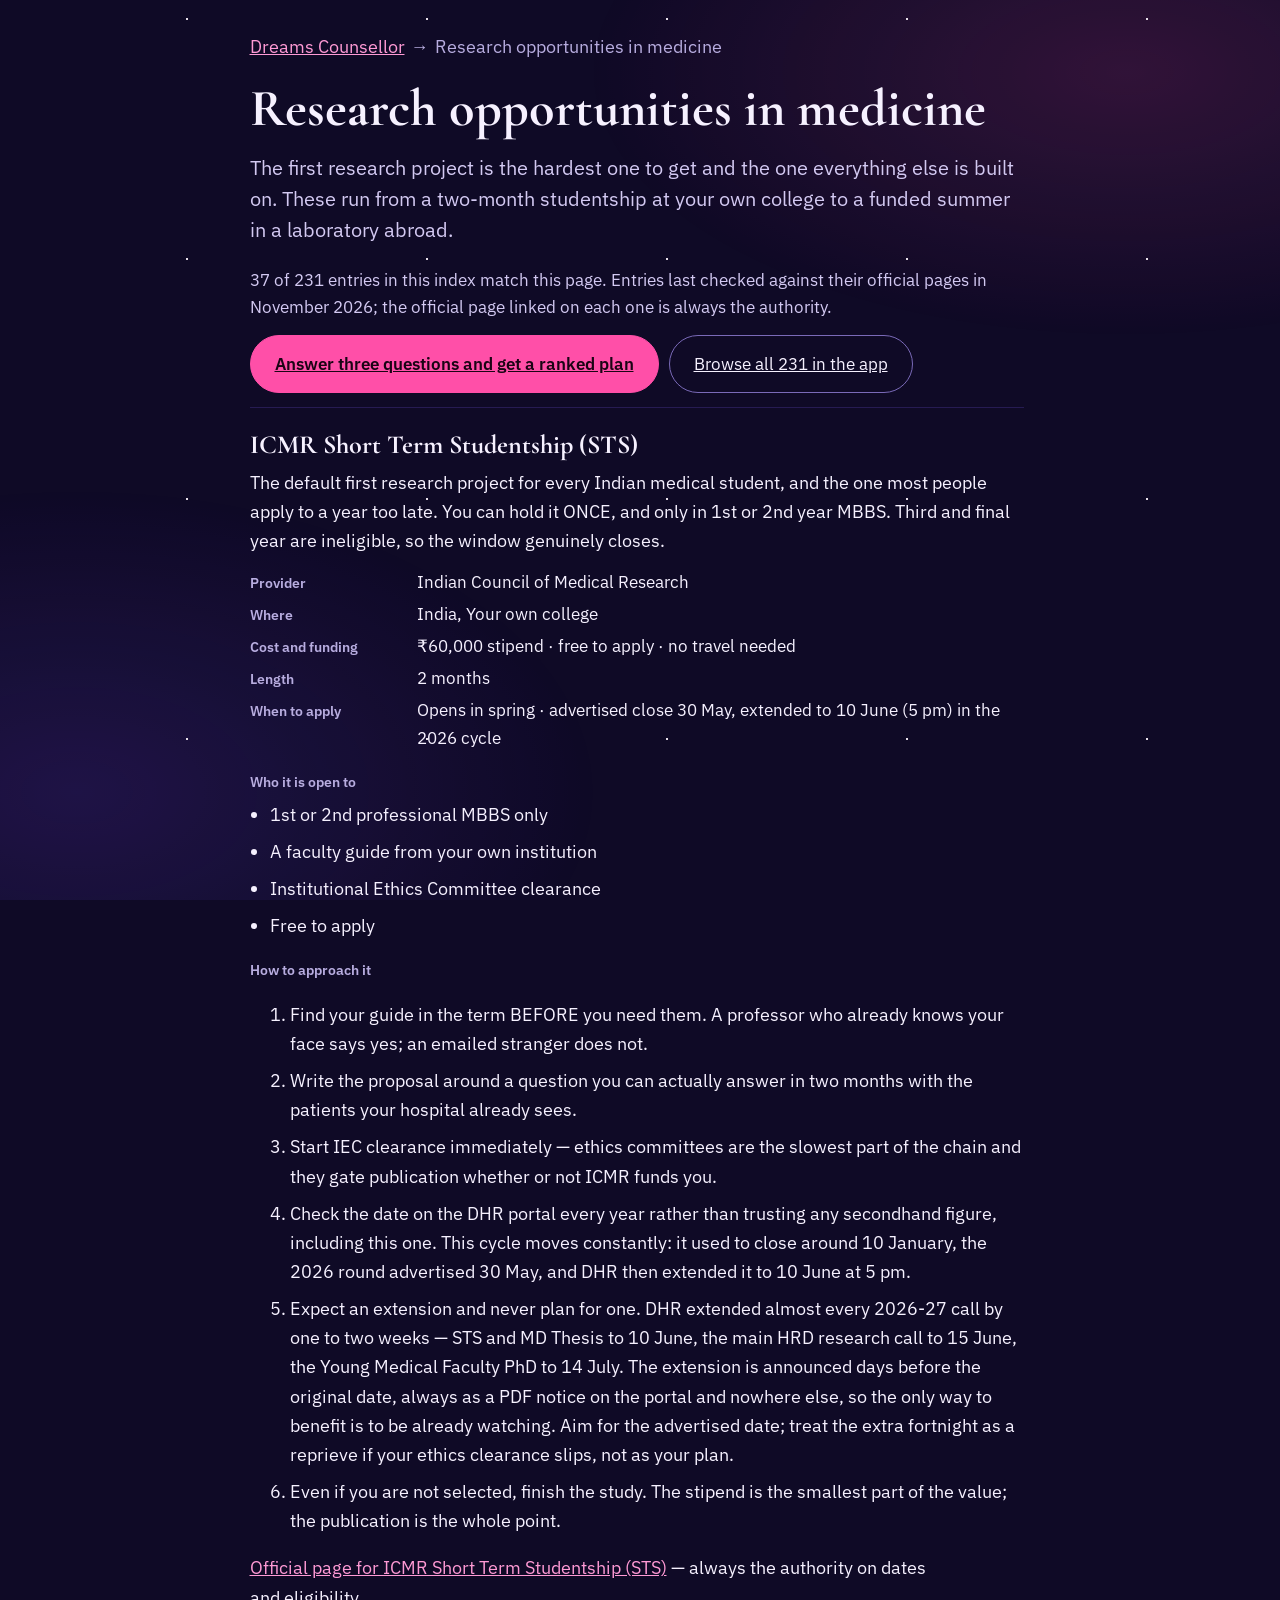
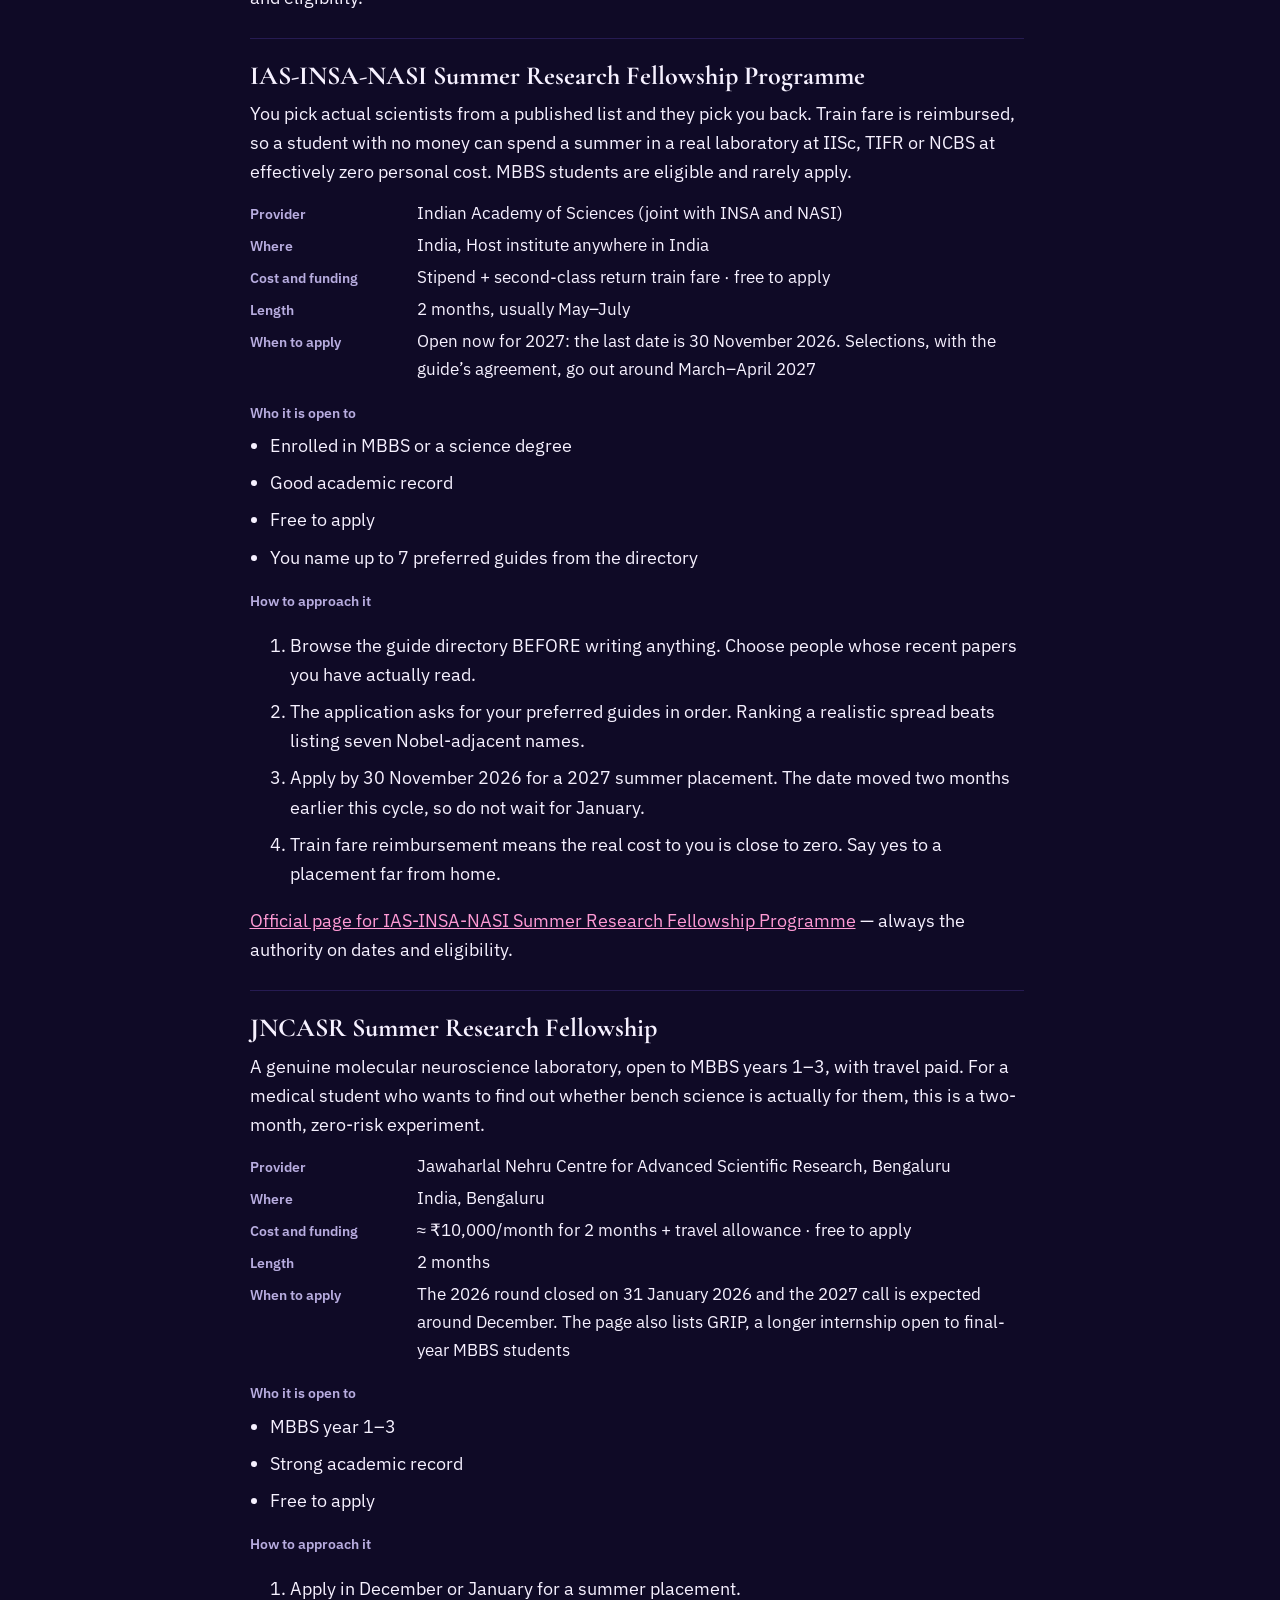
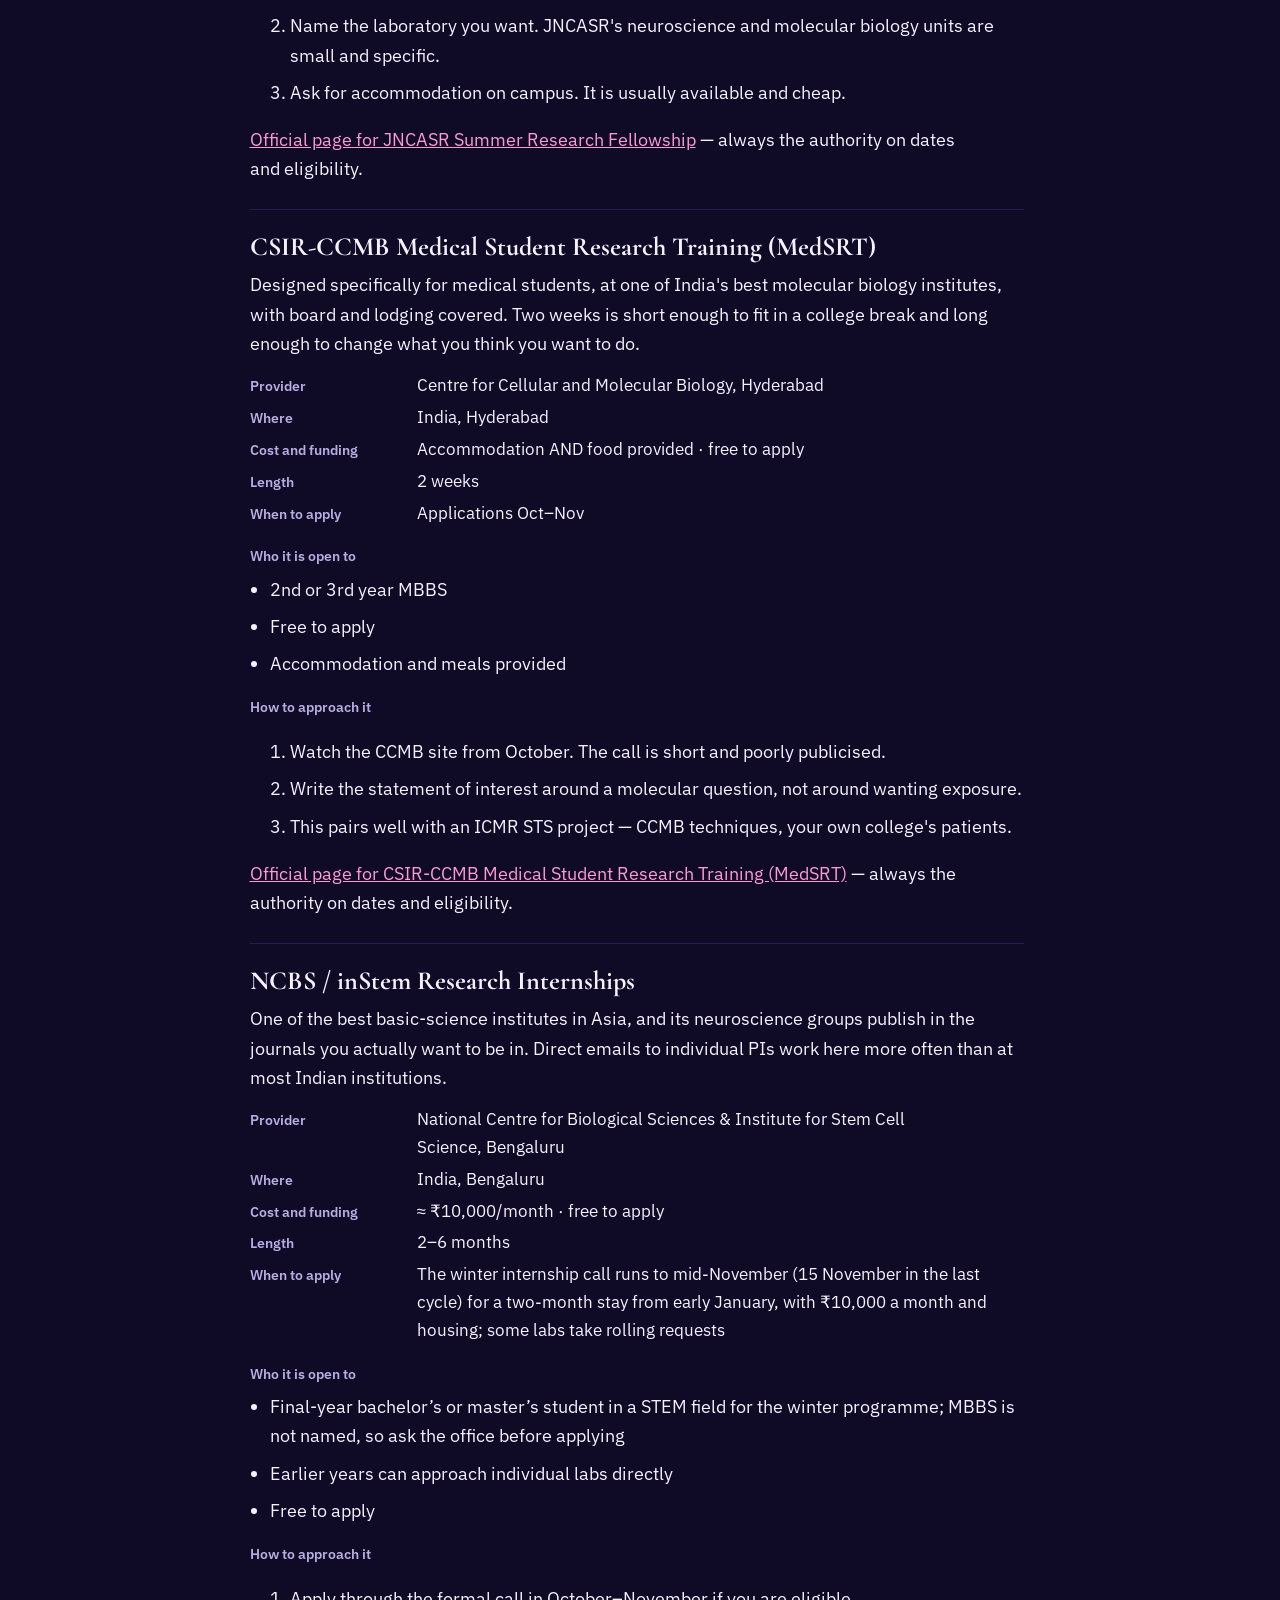
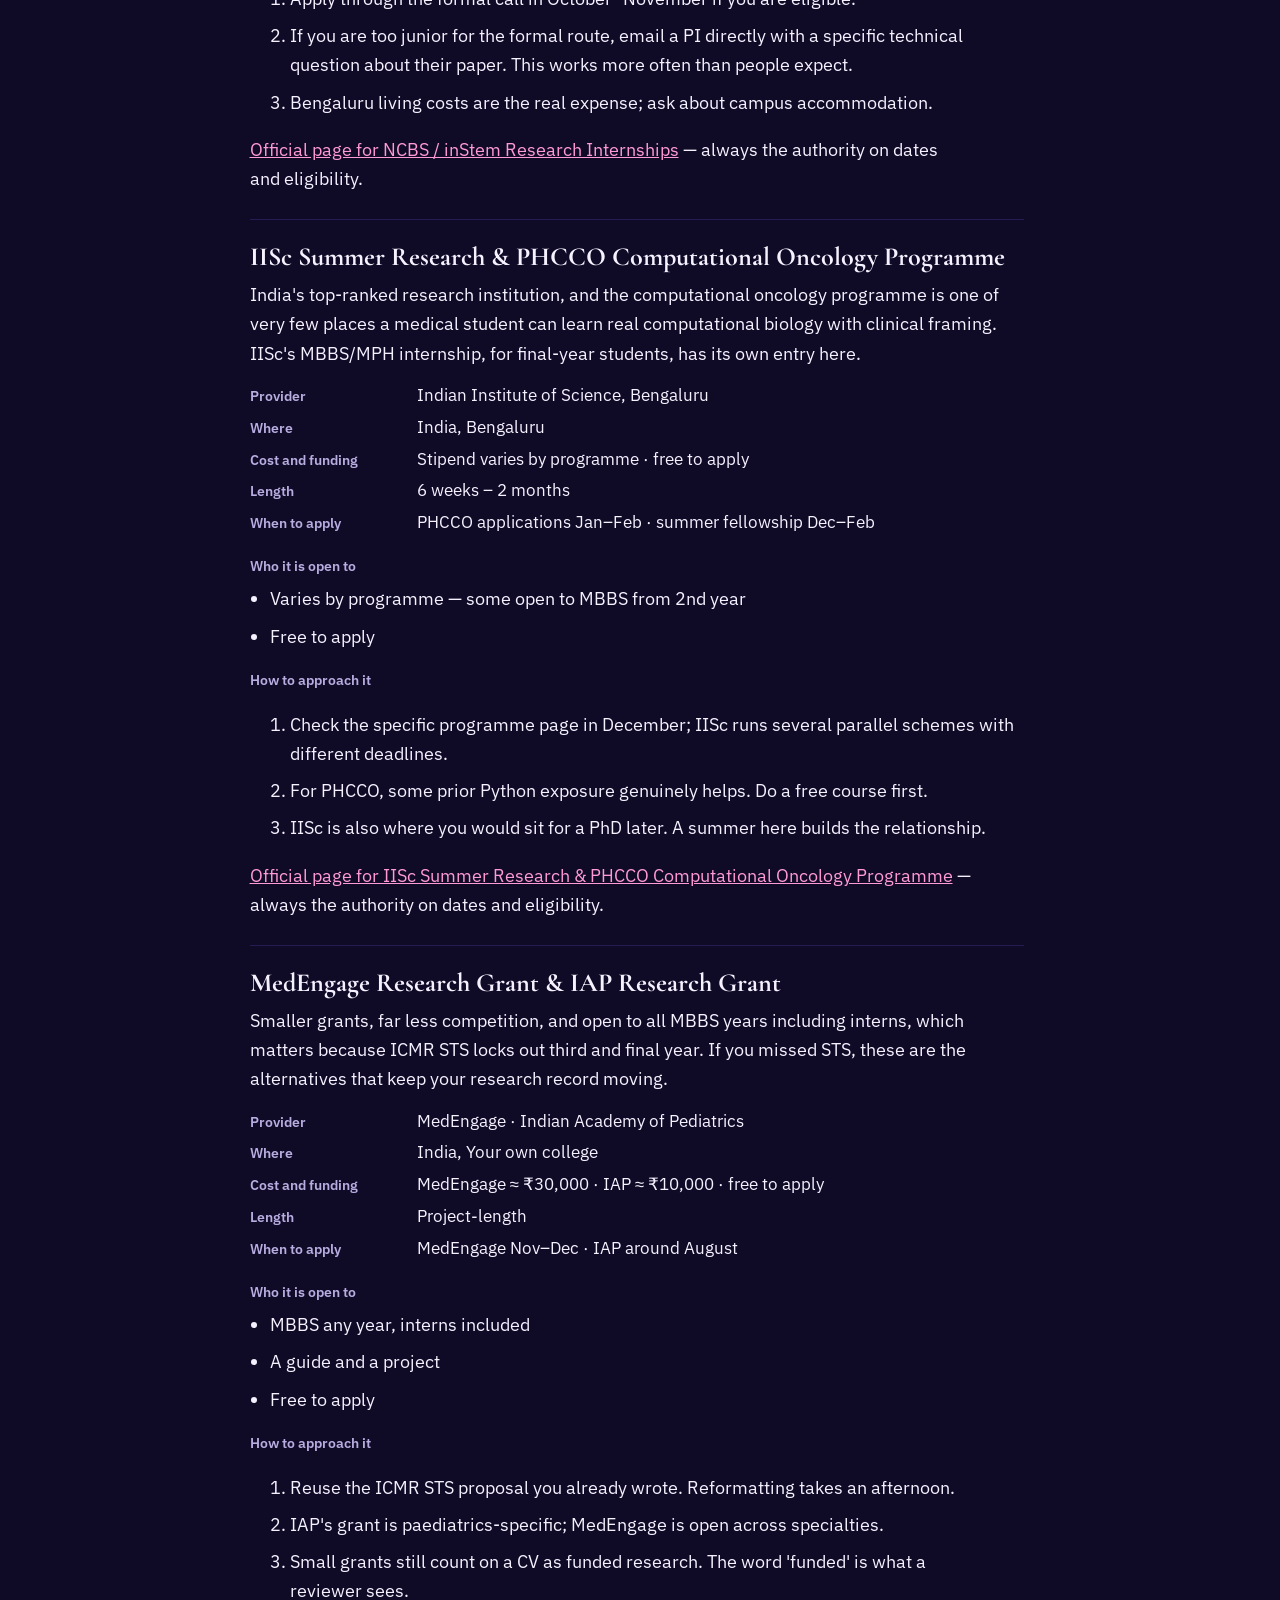
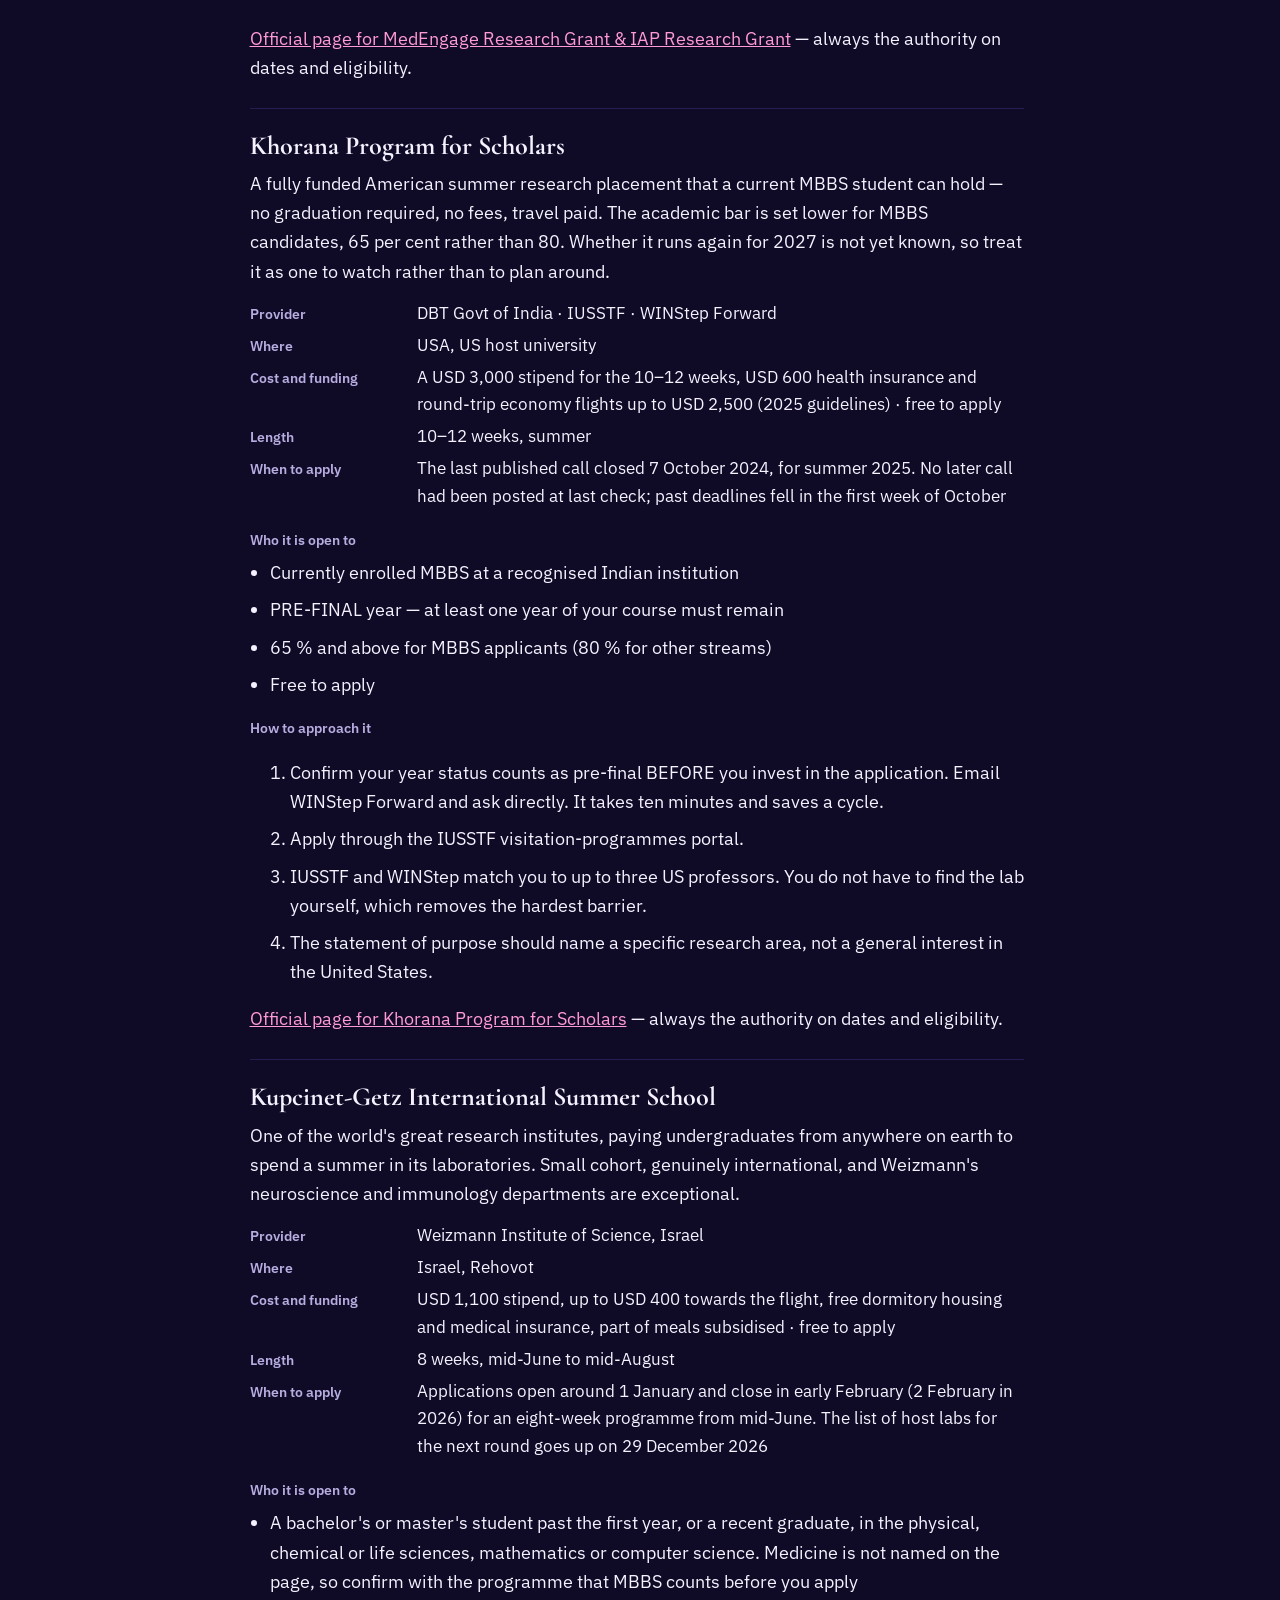
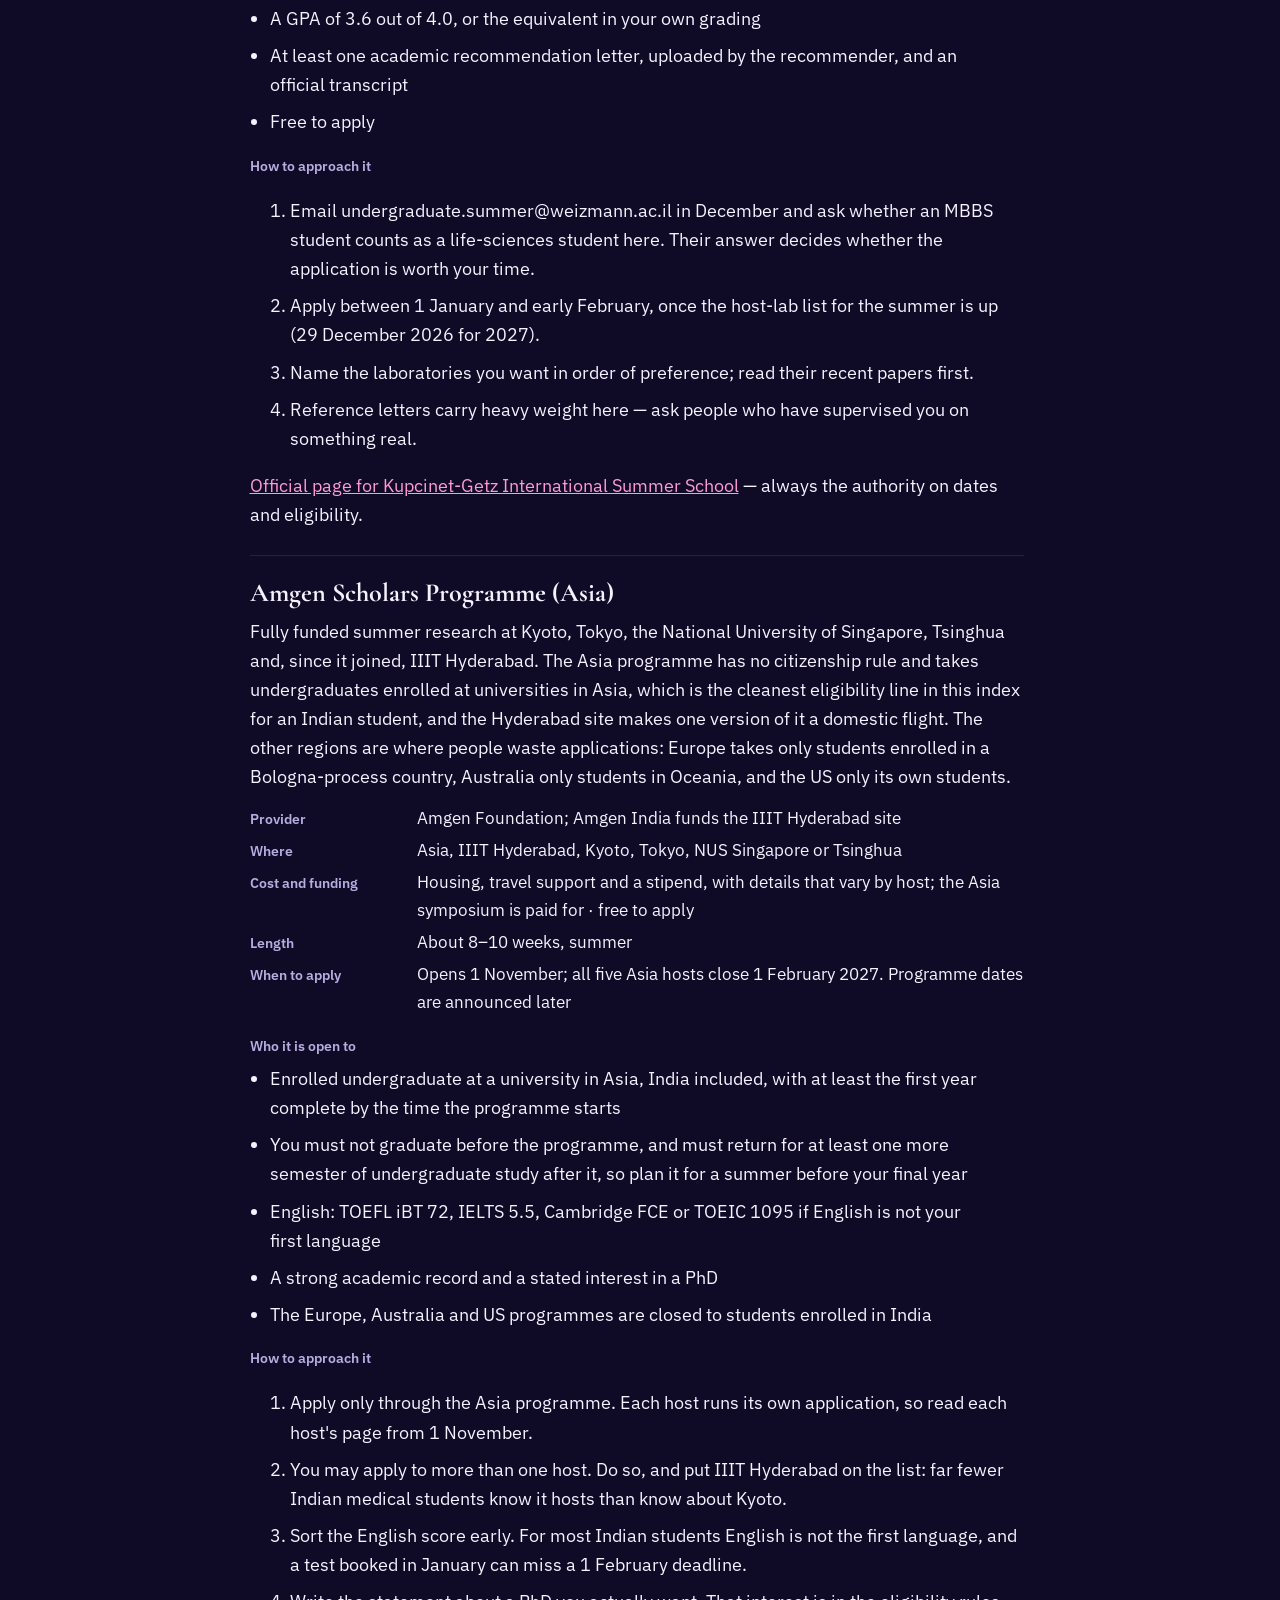
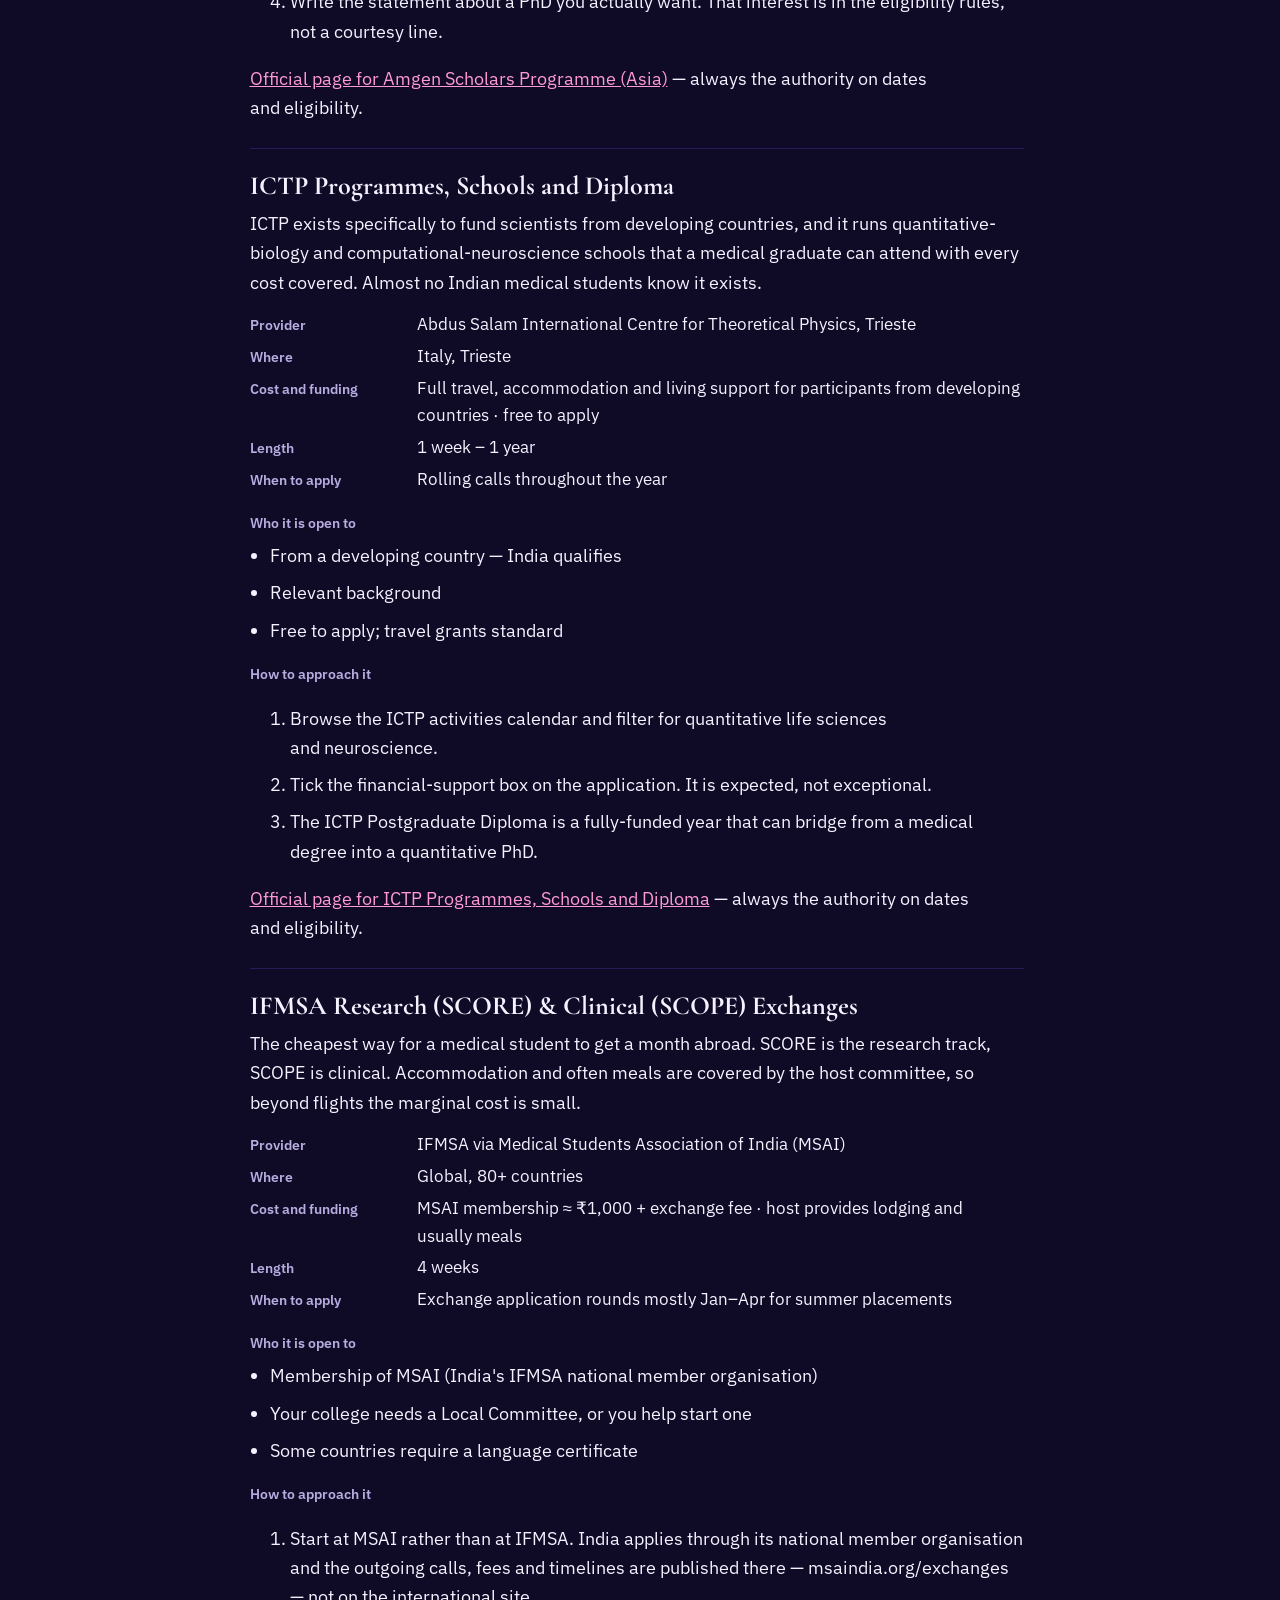
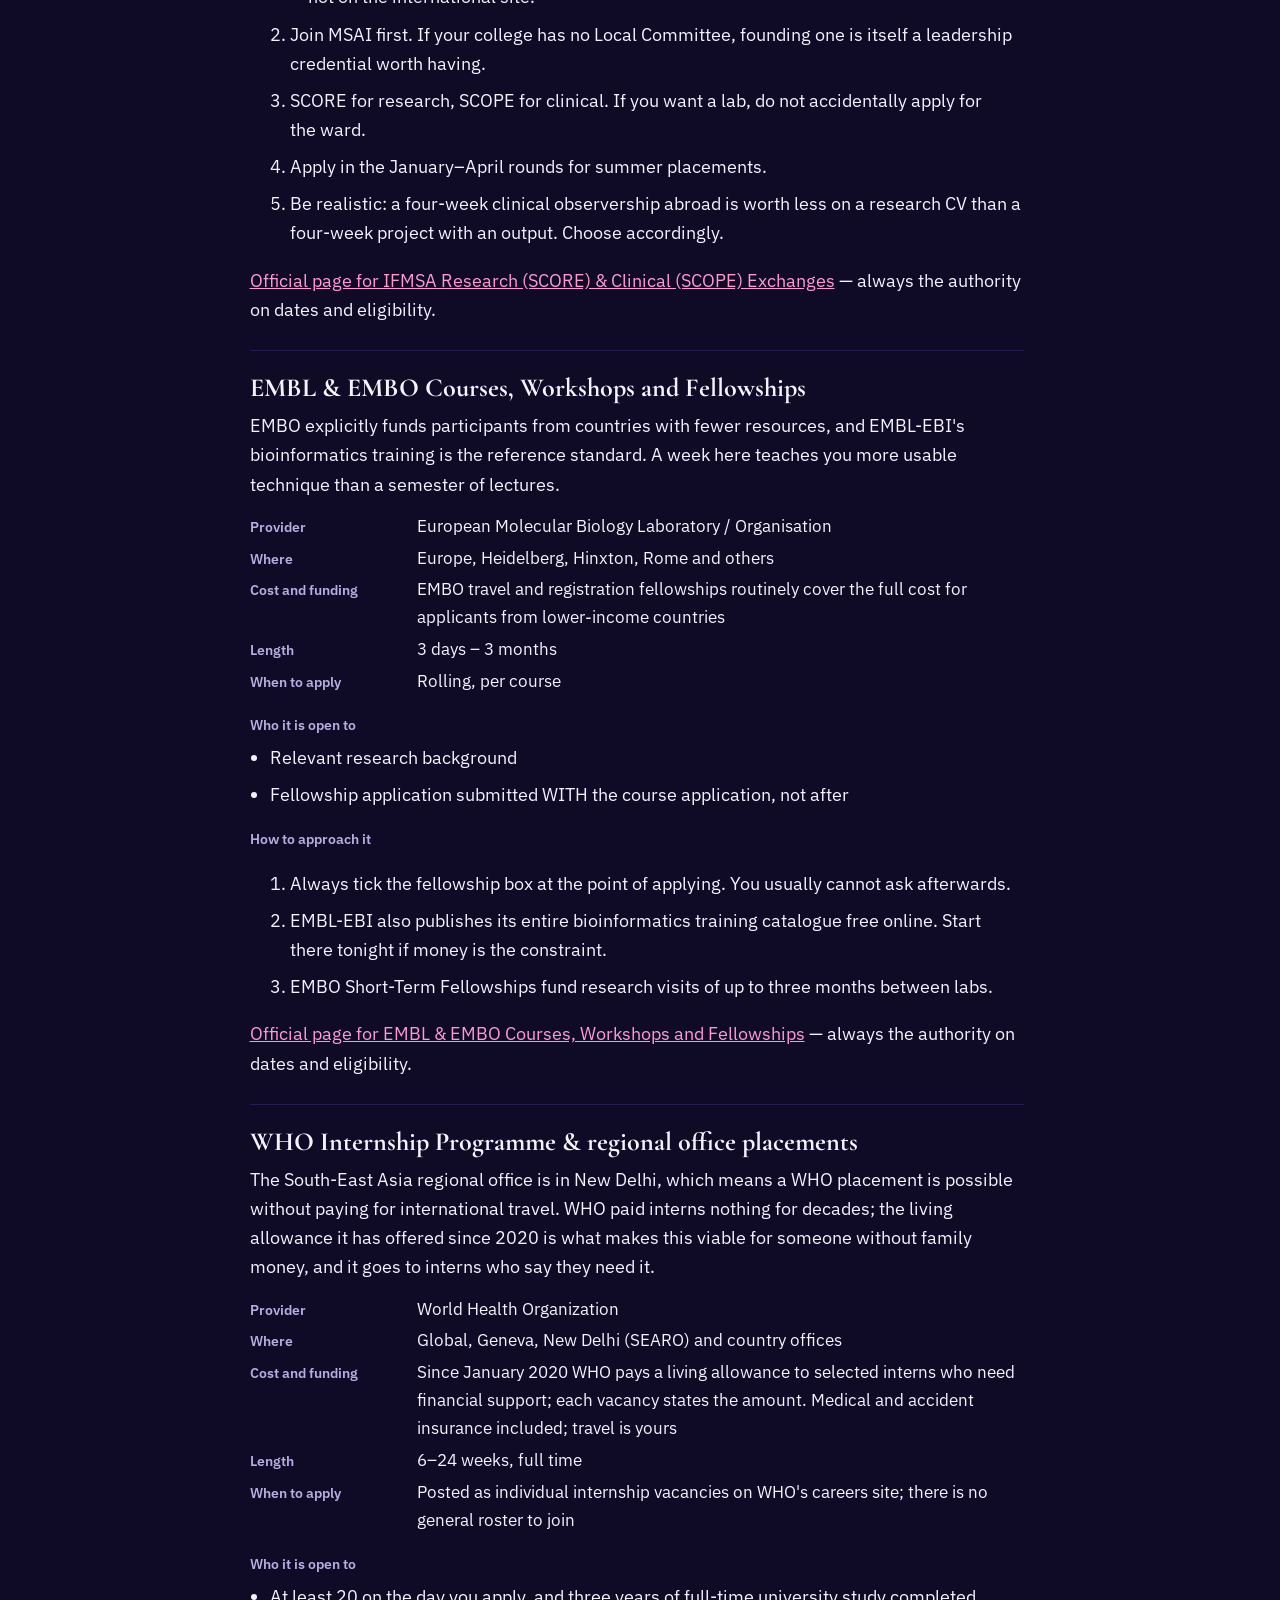
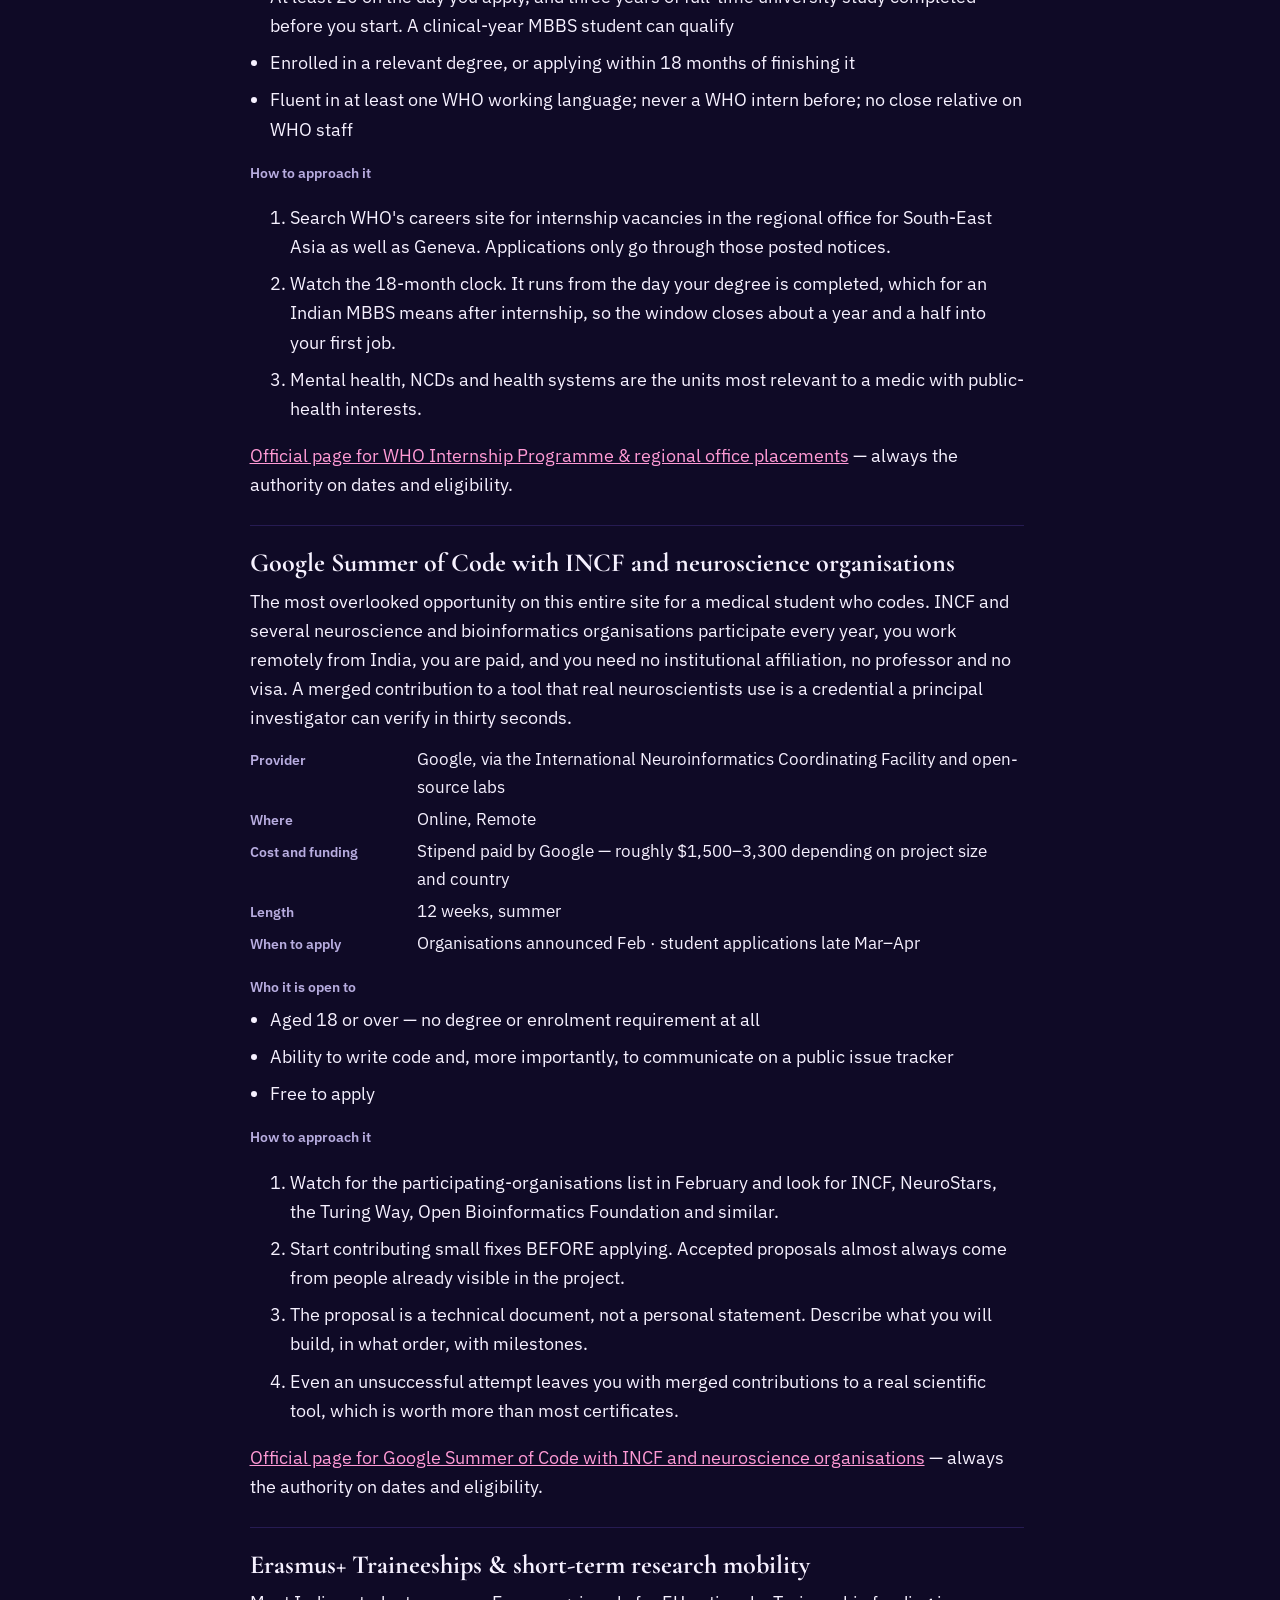
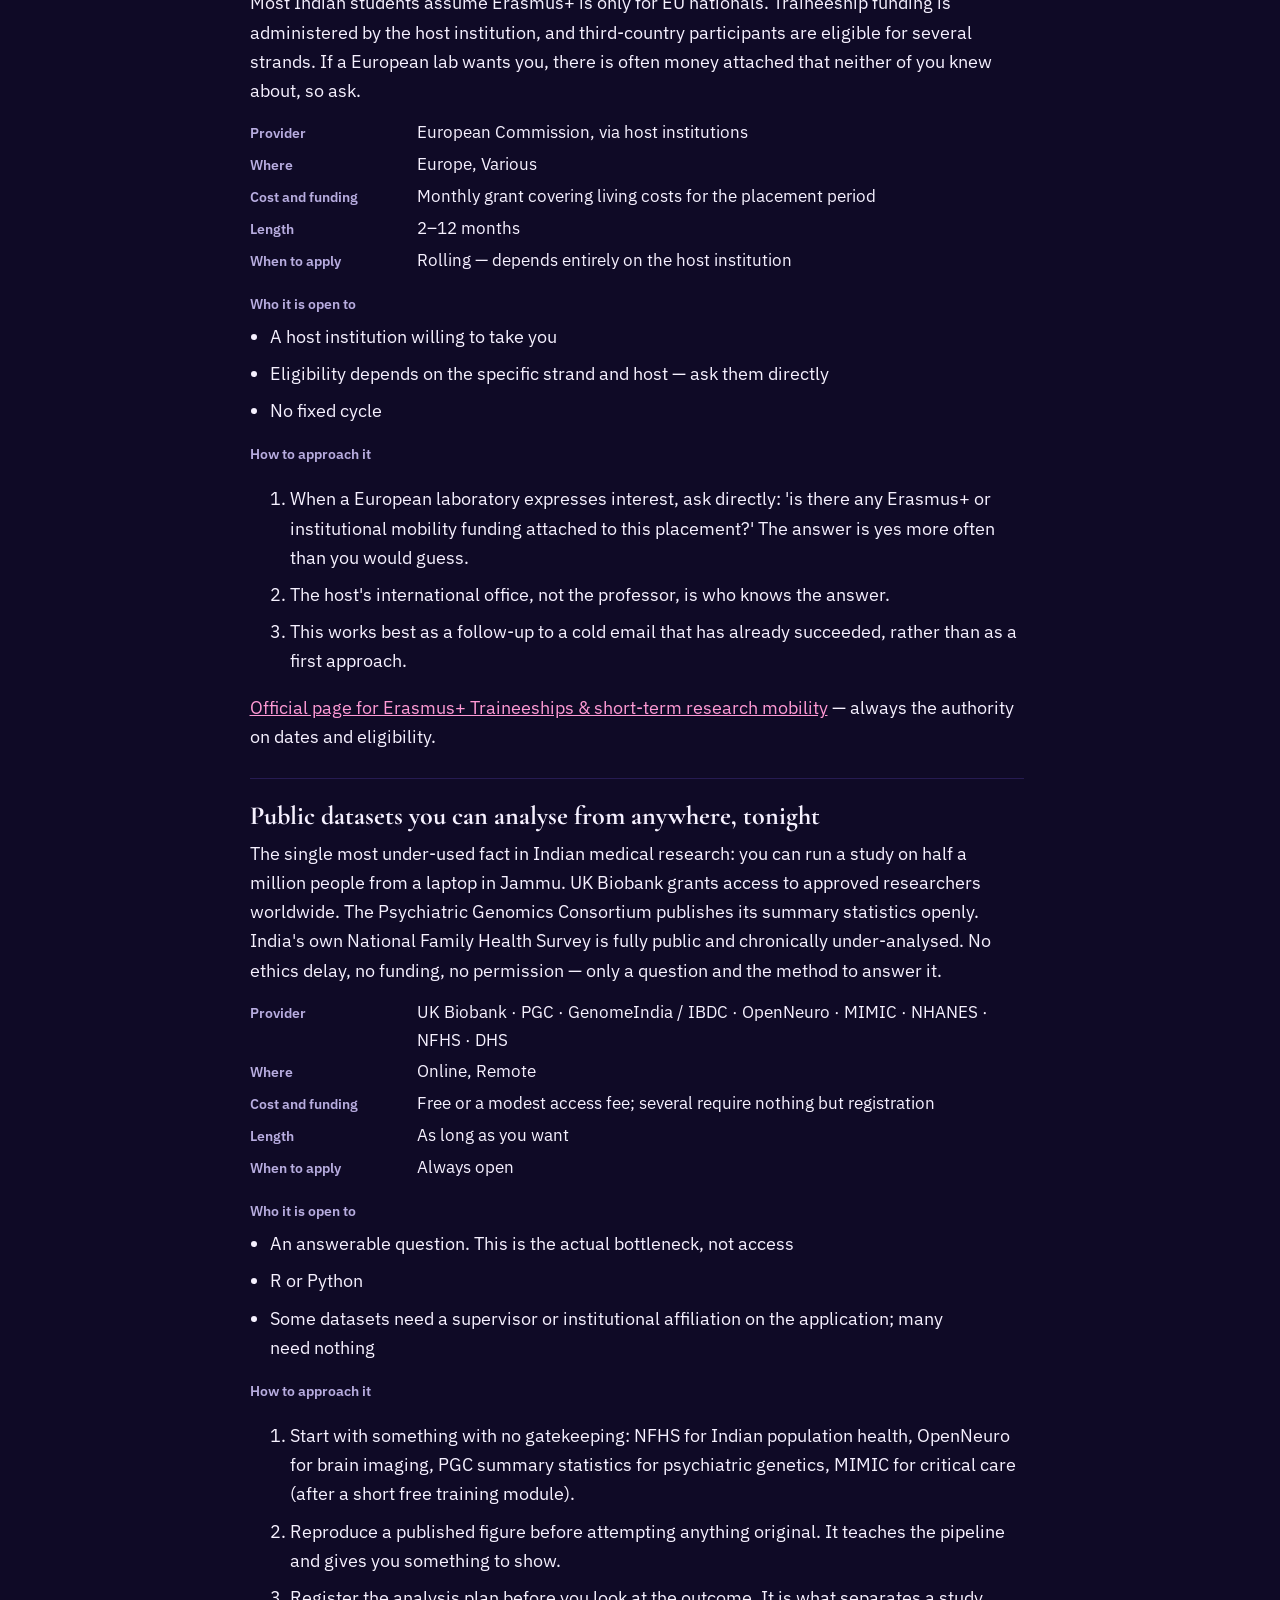
<file: research/index.html>
<!DOCTYPE html>
<html lang="en">
<head>
<meta charset="utf-8" />
<meta name="viewport" content="width=device-width, initial-scale=1" />
<title>Research opportunities and funded projects in medicine — Dreams Counsellor</title>
<meta name="description" content="Funded studentships, summer research programmes, grants and internships in medical research, open to Indian students, each linked to its official page." />
<meta name="robots" content="index, follow, max-image-preview:large" />
<link rel="canonical" href="https://aryanmanhas12.github.io/DREAMS/research/" />
<meta name="theme-color" content="#0F0A26" media="(prefers-color-scheme: light)" />
<meta name="theme-color" content="#0F0A26" media="(prefers-color-scheme: dark)" />

<meta property="og:type" content="website" />
<meta property="og:site_name" content="Dreams Counsellor" />
<meta property="og:title" content="Research opportunities and funded projects in medicine" />
<meta property="og:description" content="Funded studentships, summer research programmes, grants and internships in medical research, open to Indian students, each linked to its official page." />
<meta property="og:url" content="https://aryanmanhas12.github.io/DREAMS/research/" />
<meta property="og:image" content="https://aryanmanhas12.github.io/DREAMS/assets/og/research.png" />
<meta property="og:image:width" content="1200" />
<meta property="og:image:height" content="630" />
<meta property="og:image:alt" content="Research opportunities in medicine — 37 of 231 entries in the Dreams Counsellor index, beside a globe marking the countries they lead to." />
<meta name="twitter:card" content="summary_large_image" />
<meta name="twitter:title" content="Research opportunities and funded projects in medicine" />
<meta name="twitter:description" content="Funded studentships, summer research programmes, grants and internships in medical research, open to Indian students, each linked to its official page." />
<meta name="twitter:image" content="https://aryanmanhas12.github.io/DREAMS/assets/og/research.png" />

<link rel="icon" href="data:image/svg+xml,%3Csvg xmlns='http://www.w3.org/2000/svg' viewBox='0 0 32 32'%3E%3Crect width='32' height='32' rx='7' fill='%230F0A26'/%3E%3Ccircle cx='16' cy='16' r='12.5' fill='none' stroke='%23B79BFF' stroke-width='2.4'/%3E%3Cellipse cx='16' cy='16' rx='5.5' ry='12.5' fill='none' stroke='%23B79BFF' stroke-width='1.5'/%3E%3Cline x1='3.5' y1='16' x2='28.5' y2='16' stroke='%23B79BFF' stroke-width='1.5'/%3E%3Ccircle cx='20.5' cy='19.5' r='4.2' fill='%230F0A26'/%3E%3Ccircle cx='20.5' cy='19.5' r='3' fill='%23FF4FA8'/%3E%3C/svg%3E" />
<link rel="apple-touch-icon" href="../assets/icons/apple-touch-icon.png" />
<link rel="stylesheet" href="../assets/styles.css" />
<script type="application/ld+json">
{
 "@context": "https://schema.org",
 "@graph": [
  {
   "@type": "BreadcrumbList",
   "itemListElement": [
    {
     "@type": "ListItem",
     "position": 1,
     "name": "Dreams Counsellor",
     "item": "https://aryanmanhas12.github.io/DREAMS/"
    },
    {
     "@type": "ListItem",
     "position": 2,
     "name": "Research opportunities in medicine",
     "item": "https://aryanmanhas12.github.io/DREAMS/research/"
    }
   ]
  },
  {
   "@type": "CollectionPage",
   "@id": "https://aryanmanhas12.github.io/DREAMS/research/",
   "url": "https://aryanmanhas12.github.io/DREAMS/research/",
   "name": "Research opportunities and funded projects in medicine",
   "description": "Funded studentships, summer research programmes, grants and internships in medical research, open to Indian students, each linked to its official page.",
   "inLanguage": "en",
   "isPartOf": {
    "@type": "WebSite",
    "name": "Dreams Counsellor",
    "url": "https://aryanmanhas12.github.io/DREAMS/"
   },
   "mainEntity": {
    "@type": "ItemList",
    "numberOfItems": 37,
    "itemListElement": [
     {
      "@type": "ListItem",
      "position": 1,
      "name": "ICMR Short Term Studentship (STS)",
      "url": "https://www.icmr.gov.in/short-term-studentship-sts"
     },
     {
      "@type": "ListItem",
      "position": 2,
      "name": "IAS-INSA-NASI Summer Research Fellowship Programme",
      "url": "https://web-japps.ias.ac.in/srfp/"
     },
     {
      "@type": "ListItem",
      "position": 3,
      "name": "JNCASR Summer Research Fellowship",
      "url": "https://www.jncasr.ac.in/academics"
     },
     {
      "@type": "ListItem",
      "position": 4,
      "name": "CSIR-CCMB Medical Student Research Training (MedSRT)",
      "url": "https://www.ccmb.res.in/"
     },
     {
      "@type": "ListItem",
      "position": 5,
      "name": "NCBS / inStem Research Internships",
      "url": "https://www.ncbs.res.in/"
     },
     {
      "@type": "ListItem",
      "position": 6,
      "name": "IISc Summer Research & PHCCO Computational Oncology Programme",
      "url": "https://iisc.ac.in/"
     },
     {
      "@type": "ListItem",
      "position": 7,
      "name": "MedEngage Research Grant & IAP Research Grant",
      "url": "https://med-engage.com/"
     },
     {
      "@type": "ListItem",
      "position": 8,
      "name": "Khorana Program for Scholars",
      "url": "https://iusstf.org/khorana-program-for-scholars"
     },
     {
      "@type": "ListItem",
      "position": 9,
      "name": "Kupcinet-Getz International Summer School",
      "url": "https://info.weizmann.ac.il/kupcinet-getz-international-summer-program/"
     },
     {
      "@type": "ListItem",
      "position": 10,
      "name": "Amgen Scholars Programme (Asia)",
      "url": "https://amgenscholars.com/asia-program/"
     },
     {
      "@type": "ListItem",
      "position": 11,
      "name": "ICTP Programmes, Schools and Diploma",
      "url": "https://www.ictp.it/"
     },
     {
      "@type": "ListItem",
      "position": 12,
      "name": "IFMSA Research (SCORE) & Clinical (SCOPE) Exchanges",
      "url": "https://ifmsa.org/student-exchange-program/"
     },
     {
      "@type": "ListItem",
      "position": 13,
      "name": "EMBL & EMBO Courses, Workshops and Fellowships",
      "url": "https://www.embl.org/about/info/course-and-conference-office/"
     },
     {
      "@type": "ListItem",
      "position": 14,
      "name": "WHO Internship Programme & regional office placements",
      "url": "https://www.who.int/careers/internship-programme"
     },
     {
      "@type": "ListItem",
      "position": 15,
      "name": "Google Summer of Code with INCF and neuroscience organisations",
      "url": "https://summerofcode.withgoogle.com/"
     },
     {
      "@type": "ListItem",
      "position": 16,
      "name": "Erasmus+ Traineeships & short-term research mobility",
      "url": "https://erasmus-plus.ec.europa.eu/opportunities/individuals/students"
     },
     {
      "@type": "ListItem",
      "position": 17,
      "name": "Public datasets you can analyse from anywhere, tonight",
      "url": "https://www.ukbiobank.ac.uk/enable-your-research"
     },
     {
      "@type": "ListItem",
      "position": 18,
      "name": "US clinical electives, observerships and externships",
      "url": "https://students-residents.aamc.org/visiting-student-learning-opportunities/visiting-student-learning-opportunities"
     },
     {
      "@type": "ListItem",
      "position": 19,
      "name": "Gulf research institutions — KAUST, Weill Cornell Qatar, Sidra, Khalifa",
      "url": "https://www.kaust.edu.sa/en/study"
     },
     {
      "@type": "ListItem",
      "position": 20,
      "name": "Global health field research in low- and middle-income settings",
      "url": "https://www.msf.org/"
     },
     {
      "@type": "ListItem",
      "position": 21,
      "name": "BIRAC Biotechnology Ignition Grant (BIG)",
      "url": "https://birac.nic.in/big.php"
     },
     {
      "@type": "ListItem",
      "position": 22,
      "name": "ACTREC / Tata Memorial Centre — short-term training and PhD",
      "url": "https://actrec.gov.in/life-sciences"
     },
     {
      "@type": "ListItem",
      "position": 23,
      "name": "AI and digital health research programmes",
      "url": "https://wellcome.org/research-funding"
     },
     {
      "@type": "ListItem",
      "position": 24,
      "name": "University summer schools with full scholarships",
      "url": "https://www.utrechtsummerschool.nl/"
     },
     {
      "@type": "ListItem",
      "position": 25,
      "name": "HIV, tuberculosis and health-systems research",
      "url": "https://www.wits.ac.za/health/"
     },
     {
      "@type": "ListItem",
      "position": 26,
      "name": "NIMHANS — short courses, observerships and the free Digital Academy",
      "url": "https://nimhans.ac.in/"
     },
     {
      "@type": "ListItem",
      "position": 27,
      "name": "IISER summer research programmes and winter schools",
      "url": "https://www.iiserpune.ac.in/announcements"
     },
     {
      "@type": "ListItem",
      "position": 28,
      "name": "OIST Research Internship",
      "url": "https://www.oist.jp/research-internship-program"
     },
     {
      "@type": "ListItem",
      "position": 29,
      "name": "Summer Research Program, School of Life Sciences",
      "url": "https://www.epfl.ch/schools/sv/education/summer-research-program/"
     },
     {
      "@type": "ListItem",
      "position": 30,
      "name": "OpenWHO and the WHO Academy — free courses with a WHO certificate",
      "url": "https://openwho.org/"
     },
     {
      "@type": "ListItem",
      "position": 31,
      "name": "UN Online Volunteering",
      "url": "https://app.unv.org/"
     },
     {
      "@type": "ListItem",
      "position": 32,
      "name": "UN Major Group for Children and Youth — individual membership",
      "url": "https://www.unmgcy.org/get-involved"
     },
     {
      "@type": "ListItem",
      "position": 33,
      "name": "WHO Youth Council — and why you cannot join it directly",
      "url": "https://www.who.int/initiatives/who-youth-engagement/who-youth-council"
     },
     {
      "@type": "ListItem",
      "position": 34,
      "name": "MSF India Internship Programme",
      "url": "https://msfsouthasia.org/msf-internship-programme/"
     },
     {
      "@type": "ListItem",
      "position": 35,
      "name": "icddr,b research fellowships, internships and short courses",
      "url": "https://www.icddrb.org/knowledge-sharing/education-and-training/internship"
     },
     {
      "@type": "ListItem",
      "position": 36,
      "name": "NIRMAN at SEARCH, Gadchiroli: workshops on finding your work in rural India",
      "url": "https://nirman.mkcl.org/selection/selection-process"
     },
     {
      "@type": "ListItem",
      "position": 37,
      "name": "IISc MBBS/MPH Research Internship: a paid month or two in an IISc lab",
      "url": "https://org.iisc.ac.in/mbbs-mph-internship_homepage/"
     }
    ]
   }
  }
 ]
}
</script>
</head>
<body>
<div class="sky sky-static" aria-hidden="true"></div>
<main class="wrap doc-page listing-page">

  <nav class="crumbs" aria-label="Breadcrumb">
    <ol>
      <li><a href="../">Dreams Counsellor</a></li>
      <li aria-current="page">Research opportunities in medicine</li>
    </ol>
  </nav>

  <h1>Research opportunities in medicine</h1>
  <p class="doc-lede">The first research project is the hardest one to get and the one everything else is built on. These run from a two-month studentship at your own college to a funded summer in a laboratory abroad.</p>

  <p class="doc-small">37 of 231 entries in this index match this page. Entries last checked against their official pages in November 2026; the official page linked on each one is always the authority.</p>

  <p class="doc-actions">
    <a class="btn btn-primary" href="../">Answer three questions and get a ranked plan</a>
    <a class="btn btn-ghost" href="../#browse">Browse all 231 in the app</a>
  </p>

  <article class="listing" id="icmr-sts">
    <h2>ICMR Short Term Studentship (STS)</h2>
    <p class="listing-why">The default first research project for every Indian medical student, and the one most people apply to a year too late. You can hold it ONCE, and only in 1st or 2nd year MBBS. Third and final year are ineligible, so the window genuinely closes.</p>
    <dl class="listing-facts">
      <dt>Provider</dt><dd>Indian Council of Medical Research</dd>
      <dt>Where</dt><dd>India, Your own college</dd>
      <dt>Cost and funding</dt><dd>₹60,000 stipend · free to apply · no travel needed</dd>
      <dt>Length</dt><dd>2 months</dd>
      <dt>When to apply</dt><dd>Opens in spring · advertised close 30 May, extended to 10 June (5 pm) in the 2026 cycle</dd>
    </dl>
    <h3>Who it is open to</h3>
    <ul><li>1st or 2nd professional MBBS only</li><li>A faculty guide from your own institution</li><li>Institutional Ethics Committee clearance</li><li>Free to apply</li></ul>
    <h3>How to approach it</h3>
    <ol><li>Find your guide in the term BEFORE you need them. A professor who already knows your face says yes; an emailed stranger does not.</li><li>Write the proposal around a question you can actually answer in two months with the patients your hospital already sees.</li><li>Start IEC clearance immediately — ethics committees are the slowest part of the chain and they gate publication whether or not ICMR funds you.</li><li>Check the date on the DHR portal every year rather than trusting any secondhand figure, including this one. This cycle moves constantly: it used to close around 10 January, the 2026 round advertised 30 May, and DHR then extended it to 10 June at 5 pm.</li><li>Expect an extension and never plan for one. DHR extended almost every 2026-27 call by one to two weeks — STS and MD Thesis to 10 June, the main HRD research call to 15 June, the Young Medical Faculty PhD to 14 July. The extension is announced days before the original date, always as a PDF notice on the portal and nowhere else, so the only way to benefit is to be already watching. Aim for the advertised date; treat the extra fortnight as a reprieve if your ethics clearance slips, not as your plan.</li><li>Even if you are not selected, finish the study. The stipend is the smallest part of the value; the publication is the whole point.</li></ol>
    <p class="listing-link"><a href="https://www.icmr.gov.in/short-term-studentship-sts" rel="noopener nofollow" target="_blank">Official page for ICMR Short Term Studentship (STS)</a> — always the authority on dates and eligibility.</p>
  </article>

  <article class="listing" id="ias-srfp">
    <h2>IAS-INSA-NASI Summer Research Fellowship Programme</h2>
    <p class="listing-why">You pick actual scientists from a published list and they pick you back. Train fare is reimbursed, so a student with no money can spend a summer in a real laboratory at IISc, TIFR or NCBS at effectively zero personal cost. MBBS students are eligible and rarely apply.</p>
    <dl class="listing-facts">
      <dt>Provider</dt><dd>Indian Academy of Sciences (joint with INSA and NASI)</dd>
      <dt>Where</dt><dd>India, Host institute anywhere in India</dd>
      <dt>Cost and funding</dt><dd>Stipend + second-class return train fare · free to apply</dd>
      <dt>Length</dt><dd>2 months, usually May–July</dd>
      <dt>When to apply</dt><dd>Open now for 2027: the last date is 30 November 2026. Selections, with the guide’s agreement, go out around March–April 2027</dd>
    </dl>
    <h3>Who it is open to</h3>
    <ul><li>Enrolled in MBBS or a science degree</li><li>Good academic record</li><li>Free to apply</li><li>You name up to 7 preferred guides from the directory</li></ul>
    <h3>How to approach it</h3>
    <ol><li>Browse the guide directory BEFORE writing anything. Choose people whose recent papers you have actually read.</li><li>The application asks for your preferred guides in order. Ranking a realistic spread beats listing seven Nobel-adjacent names.</li><li>Apply by 30 November 2026 for a 2027 summer placement. The date moved two months earlier this cycle, so do not wait for January.</li><li>Train fare reimbursement means the real cost to you is close to zero. Say yes to a placement far from home.</li></ol>
    <p class="listing-link"><a href="https://web-japps.ias.ac.in/srfp/" rel="noopener nofollow" target="_blank">Official page for IAS-INSA-NASI Summer Research Fellowship Programme</a> — always the authority on dates and eligibility.</p>
  </article>

  <article class="listing" id="jncasr-srfp">
    <h2>JNCASR Summer Research Fellowship</h2>
    <p class="listing-why">A genuine molecular neuroscience laboratory, open to MBBS years 1–3, with travel paid. For a medical student who wants to find out whether bench science is actually for them, this is a two-month, zero-risk experiment.</p>
    <dl class="listing-facts">
      <dt>Provider</dt><dd>Jawaharlal Nehru Centre for Advanced Scientific Research, Bengaluru</dd>
      <dt>Where</dt><dd>India, Bengaluru</dd>
      <dt>Cost and funding</dt><dd>≈ ₹10,000/month for 2 months + travel allowance · free to apply</dd>
      <dt>Length</dt><dd>2 months</dd>
      <dt>When to apply</dt><dd>The 2026 round closed on 31 January 2026 and the 2027 call is expected around December. The page also lists GRIP, a longer internship open to final-year MBBS students</dd>
    </dl>
    <h3>Who it is open to</h3>
    <ul><li>MBBS year 1–3</li><li>Strong academic record</li><li>Free to apply</li></ul>
    <h3>How to approach it</h3>
    <ol><li>Apply in December or January for a summer placement.</li><li>Name the laboratory you want. JNCASR's neuroscience and molecular biology units are small and specific.</li><li>Ask for accommodation on campus. It is usually available and cheap.</li></ol>
    <p class="listing-link"><a href="https://www.jncasr.ac.in/academics" rel="noopener nofollow" target="_blank">Official page for JNCASR Summer Research Fellowship</a> — always the authority on dates and eligibility.</p>
  </article>

  <article class="listing" id="ccmb-medsrt">
    <h2>CSIR-CCMB Medical Student Research Training (MedSRT)</h2>
    <p class="listing-why">Designed specifically for medical students, at one of India's best molecular biology institutes, with board and lodging covered. Two weeks is short enough to fit in a college break and long enough to change what you think you want to do.</p>
    <dl class="listing-facts">
      <dt>Provider</dt><dd>Centre for Cellular and Molecular Biology, Hyderabad</dd>
      <dt>Where</dt><dd>India, Hyderabad</dd>
      <dt>Cost and funding</dt><dd>Accommodation AND food provided · free to apply</dd>
      <dt>Length</dt><dd>2 weeks</dd>
      <dt>When to apply</dt><dd>Applications Oct–Nov</dd>
    </dl>
    <h3>Who it is open to</h3>
    <ul><li>2nd or 3rd year MBBS</li><li>Free to apply</li><li>Accommodation and meals provided</li></ul>
    <h3>How to approach it</h3>
    <ol><li>Watch the CCMB site from October. The call is short and poorly publicised.</li><li>Write the statement of interest around a molecular question, not around wanting exposure.</li><li>This pairs well with an ICMR STS project — CCMB techniques, your own college's patients.</li></ol>
    <p class="listing-link"><a href="https://www.ccmb.res.in/" rel="noopener nofollow" target="_blank">Official page for CSIR-CCMB Medical Student Research Training (MedSRT)</a> — always the authority on dates and eligibility.</p>
  </article>

  <article class="listing" id="ncbs-inStem">
    <h2>NCBS / inStem Research Internships</h2>
    <p class="listing-why">One of the best basic-science institutes in Asia, and its neuroscience groups publish in the journals you actually want to be in. Direct emails to individual PIs work here more often than at most Indian institutions.</p>
    <dl class="listing-facts">
      <dt>Provider</dt><dd>National Centre for Biological Sciences &amp; Institute for Stem Cell Science, Bengaluru</dd>
      <dt>Where</dt><dd>India, Bengaluru</dd>
      <dt>Cost and funding</dt><dd>≈ ₹10,000/month · free to apply</dd>
      <dt>Length</dt><dd>2–6 months</dd>
      <dt>When to apply</dt><dd>The winter internship call runs to mid-November (15 November in the last cycle) for a two-month stay from early January, with ₹10,000 a month and housing; some labs take rolling requests</dd>
    </dl>
    <h3>Who it is open to</h3>
    <ul><li>Final-year bachelor’s or master’s student in a STEM field for the winter programme; MBBS is not named, so ask the office before applying</li><li>Earlier years can approach individual labs directly</li><li>Free to apply</li></ul>
    <h3>How to approach it</h3>
    <ol><li>Apply through the formal call in October–November if you are eligible.</li><li>If you are too junior for the formal route, email a PI directly with a specific technical question about their paper. This works more often than people expect.</li><li>Bengaluru living costs are the real expense; ask about campus accommodation.</li></ol>
    <p class="listing-link"><a href="https://www.ncbs.res.in/" rel="noopener nofollow" target="_blank">Official page for NCBS / inStem Research Internships</a> — always the authority on dates and eligibility.</p>
  </article>

  <article class="listing" id="iisc-programs">
    <h2>IISc Summer Research &amp; PHCCO Computational Oncology Programme</h2>
    <p class="listing-why">India's top-ranked research institution, and the computational oncology programme is one of very few places a medical student can learn real computational biology with clinical framing. IISc's MBBS/MPH internship, for final-year students, has its own entry here.</p>
    <dl class="listing-facts">
      <dt>Provider</dt><dd>Indian Institute of Science, Bengaluru</dd>
      <dt>Where</dt><dd>India, Bengaluru</dd>
      <dt>Cost and funding</dt><dd>Stipend varies by programme · free to apply</dd>
      <dt>Length</dt><dd>6 weeks – 2 months</dd>
      <dt>When to apply</dt><dd>PHCCO applications Jan–Feb · summer fellowship Dec–Feb</dd>
    </dl>
    <h3>Who it is open to</h3>
    <ul><li>Varies by programme — some open to MBBS from 2nd year</li><li>Free to apply</li></ul>
    <h3>How to approach it</h3>
    <ol><li>Check the specific programme page in December; IISc runs several parallel schemes with different deadlines.</li><li>For PHCCO, some prior Python exposure genuinely helps. Do a free course first.</li><li>IISc is also where you would sit for a PhD later. A summer here builds the relationship.</li></ol>
    <p class="listing-link"><a href="https://iisc.ac.in/" rel="noopener nofollow" target="_blank">Official page for IISc Summer Research &amp; PHCCO Computational Oncology Programme</a> — always the authority on dates and eligibility.</p>
  </article>

  <article class="listing" id="medengage">
    <h2>MedEngage Research Grant &amp; IAP Research Grant</h2>
    <p class="listing-why">Smaller grants, far less competition, and open to all MBBS years including interns, which matters because ICMR STS locks out third and final year. If you missed STS, these are the alternatives that keep your research record moving.</p>
    <dl class="listing-facts">
      <dt>Provider</dt><dd>MedEngage · Indian Academy of Pediatrics</dd>
      <dt>Where</dt><dd>India, Your own college</dd>
      <dt>Cost and funding</dt><dd>MedEngage ≈ ₹30,000 · IAP ≈ ₹10,000 · free to apply</dd>
      <dt>Length</dt><dd>Project-length</dd>
      <dt>When to apply</dt><dd>MedEngage Nov–Dec · IAP around August</dd>
    </dl>
    <h3>Who it is open to</h3>
    <ul><li>MBBS any year, interns included</li><li>A guide and a project</li><li>Free to apply</li></ul>
    <h3>How to approach it</h3>
    <ol><li>Reuse the ICMR STS proposal you already wrote. Reformatting takes an afternoon.</li><li>IAP's grant is paediatrics-specific; MedEngage is open across specialties.</li><li>Small grants still count on a CV as funded research. The word 'funded' is what a reviewer sees.</li></ol>
    <p class="listing-link"><a href="https://med-engage.com/" rel="noopener nofollow" target="_blank">Official page for MedEngage Research Grant &amp; IAP Research Grant</a> — always the authority on dates and eligibility.</p>
  </article>

  <article class="listing" id="khorana">
    <h2>Khorana Program for Scholars</h2>
    <p class="listing-why">A fully funded American summer research placement that a current MBBS student can hold — no graduation required, no fees, travel paid. The academic bar is set lower for MBBS candidates, 65 per cent rather than 80. Whether it runs again for 2027 is not yet known, so treat it as one to watch rather than to plan around.</p>
    <dl class="listing-facts">
      <dt>Provider</dt><dd>DBT Govt of India · IUSSTF · WINStep Forward</dd>
      <dt>Where</dt><dd>USA, US host university</dd>
      <dt>Cost and funding</dt><dd>A USD 3,000 stipend for the 10–12 weeks, USD 600 health insurance and round-trip economy flights up to USD 2,500 (2025 guidelines) · free to apply</dd>
      <dt>Length</dt><dd>10–12 weeks, summer</dd>
      <dt>When to apply</dt><dd>The last published call closed 7 October 2024, for summer 2025. No later call had been posted at last check; past deadlines fell in the first week of October</dd>
    </dl>
    <h3>Who it is open to</h3>
    <ul><li>Currently enrolled MBBS at a recognised Indian institution</li><li>PRE-FINAL year — at least one year of your course must remain</li><li>65 % and above for MBBS applicants (80 % for other streams)</li><li>Free to apply</li></ul>
    <h3>How to approach it</h3>
    <ol><li>Confirm your year status counts as pre-final BEFORE you invest in the application. Email WINStep Forward and ask directly. It takes ten minutes and saves a cycle.</li><li>Apply through the IUSSTF visitation-programmes portal.</li><li>IUSSTF and WINStep match you to up to three US professors. You do not have to find the lab yourself, which removes the hardest barrier.</li><li>The statement of purpose should name a specific research area, not a general interest in the United States.</li></ol>
    <p class="listing-link"><a href="https://iusstf.org/khorana-program-for-scholars" rel="noopener nofollow" target="_blank">Official page for Khorana Program for Scholars</a> — always the authority on dates and eligibility.</p>
  </article>

  <article class="listing" id="weizmann-kupcinet">
    <h2>Kupcinet-Getz International Summer School</h2>
    <p class="listing-why">One of the world's great research institutes, paying undergraduates from anywhere on earth to spend a summer in its laboratories. Small cohort, genuinely international, and Weizmann's neuroscience and immunology departments are exceptional.</p>
    <dl class="listing-facts">
      <dt>Provider</dt><dd>Weizmann Institute of Science, Israel</dd>
      <dt>Where</dt><dd>Israel, Rehovot</dd>
      <dt>Cost and funding</dt><dd>USD 1,100 stipend, up to USD 400 towards the flight, free dormitory housing and medical insurance, part of meals subsidised · free to apply</dd>
      <dt>Length</dt><dd>8 weeks, mid-June to mid-August</dd>
      <dt>When to apply</dt><dd>Applications open around 1 January and close in early February (2 February in 2026) for an eight-week programme from mid-June. The list of host labs for the next round goes up on 29 December 2026</dd>
    </dl>
    <h3>Who it is open to</h3>
    <ul><li>A bachelor's or master's student past the first year, or a recent graduate, in the physical, chemical or life sciences, mathematics or computer science. Medicine is not named on the page, so confirm with the programme that MBBS counts before you apply</li><li>A GPA of 3.6 out of 4.0, or the equivalent in your own grading</li><li>At least one academic recommendation letter, uploaded by the recommender, and an official transcript</li><li>Free to apply</li></ul>
    <h3>How to approach it</h3>
    <ol><li>Email undergraduate.summer@weizmann.ac.il in December and ask whether an MBBS student counts as a life-sciences student here. Their answer decides whether the application is worth your time.</li><li>Apply between 1 January and early February, once the host-lab list for the summer is up (29 December 2026 for 2027).</li><li>Name the laboratories you want in order of preference; read their recent papers first.</li><li>Reference letters carry heavy weight here — ask people who have supervised you on something real.</li></ol>
    <p class="listing-link"><a href="https://info.weizmann.ac.il/kupcinet-getz-international-summer-program/" rel="noopener nofollow" target="_blank">Official page for Kupcinet-Getz International Summer School</a> — always the authority on dates and eligibility.</p>
  </article>

  <article class="listing" id="amgen-scholars">
    <h2>Amgen Scholars Programme (Asia)</h2>
    <p class="listing-why">Fully funded summer research at Kyoto, Tokyo, the National University of Singapore, Tsinghua and, since it joined, IIIT Hyderabad. The Asia programme has no citizenship rule and takes undergraduates enrolled at universities in Asia, which is the cleanest eligibility line in this index for an Indian student, and the Hyderabad site makes one version of it a domestic flight. The other regions are where people waste applications: Europe takes only students enrolled in a Bologna-process country, Australia only students in Oceania, and the US only its own students.</p>
    <dl class="listing-facts">
      <dt>Provider</dt><dd>Amgen Foundation; Amgen India funds the IIIT Hyderabad site</dd>
      <dt>Where</dt><dd>Asia, IIIT Hyderabad, Kyoto, Tokyo, NUS Singapore or Tsinghua</dd>
      <dt>Cost and funding</dt><dd>Housing, travel support and a stipend, with details that vary by host; the Asia symposium is paid for · free to apply</dd>
      <dt>Length</dt><dd>About 8–10 weeks, summer</dd>
      <dt>When to apply</dt><dd>Opens 1 November; all five Asia hosts close 1 February 2027. Programme dates are announced later</dd>
    </dl>
    <h3>Who it is open to</h3>
    <ul><li>Enrolled undergraduate at a university in Asia, India included, with at least the first year complete by the time the programme starts</li><li>You must not graduate before the programme, and must return for at least one more semester of undergraduate study after it, so plan it for a summer before your final year</li><li>English: TOEFL iBT 72, IELTS 5.5, Cambridge FCE or TOEIC 1095 if English is not your first language</li><li>A strong academic record and a stated interest in a PhD</li><li>The Europe, Australia and US programmes are closed to students enrolled in India</li></ul>
    <h3>How to approach it</h3>
    <ol><li>Apply only through the Asia programme. Each host runs its own application, so read each host's page from 1 November.</li><li>You may apply to more than one host. Do so, and put IIIT Hyderabad on the list: far fewer Indian medical students know it hosts than know about Kyoto.</li><li>Sort the English score early. For most Indian students English is not the first language, and a test booked in January can miss a 1 February deadline.</li><li>Write the statement about a PhD you actually want. That interest is in the eligibility rules, not a courtesy line.</li></ol>
    <p class="listing-link"><a href="https://amgenscholars.com/asia-program/" rel="noopener nofollow" target="_blank">Official page for Amgen Scholars Programme (Asia)</a> — always the authority on dates and eligibility.</p>
  </article>

  <article class="listing" id="ictp">
    <h2>ICTP Programmes, Schools and Diploma</h2>
    <p class="listing-why">ICTP exists specifically to fund scientists from developing countries, and it runs quantitative-biology and computational-neuroscience schools that a medical graduate can attend with every cost covered. Almost no Indian medical students know it exists.</p>
    <dl class="listing-facts">
      <dt>Provider</dt><dd>Abdus Salam International Centre for Theoretical Physics, Trieste</dd>
      <dt>Where</dt><dd>Italy, Trieste</dd>
      <dt>Cost and funding</dt><dd>Full travel, accommodation and living support for participants from developing countries · free to apply</dd>
      <dt>Length</dt><dd>1 week – 1 year</dd>
      <dt>When to apply</dt><dd>Rolling calls throughout the year</dd>
    </dl>
    <h3>Who it is open to</h3>
    <ul><li>From a developing country — India qualifies</li><li>Relevant background</li><li>Free to apply; travel grants standard</li></ul>
    <h3>How to approach it</h3>
    <ol><li>Browse the ICTP activities calendar and filter for quantitative life sciences and neuroscience.</li><li>Tick the financial-support box on the application. It is expected, not exceptional.</li><li>The ICTP Postgraduate Diploma is a fully-funded year that can bridge from a medical degree into a quantitative PhD.</li></ol>
    <p class="listing-link"><a href="https://www.ictp.it/" rel="noopener nofollow" target="_blank">Official page for ICTP Programmes, Schools and Diploma</a> — always the authority on dates and eligibility.</p>
  </article>

  <article class="listing" id="ifmsa-score">
    <h2>IFMSA Research (SCORE) &amp; Clinical (SCOPE) Exchanges</h2>
    <p class="listing-why">The cheapest way for a medical student to get a month abroad. SCORE is the research track, SCOPE is clinical. Accommodation and often meals are covered by the host committee, so beyond flights the marginal cost is small.</p>
    <dl class="listing-facts">
      <dt>Provider</dt><dd>IFMSA via Medical Students Association of India (MSAI)</dd>
      <dt>Where</dt><dd>Global, 80+ countries</dd>
      <dt>Cost and funding</dt><dd>MSAI membership ≈ ₹1,000 + exchange fee · host provides lodging and usually meals</dd>
      <dt>Length</dt><dd>4 weeks</dd>
      <dt>When to apply</dt><dd>Exchange application rounds mostly Jan–Apr for summer placements</dd>
    </dl>
    <h3>Who it is open to</h3>
    <ul><li>Membership of MSAI (India's IFMSA national member organisation)</li><li>Your college needs a Local Committee, or you help start one</li><li>Some countries require a language certificate</li></ul>
    <h3>How to approach it</h3>
    <ol><li>Start at MSAI rather than at IFMSA. India applies through its national member organisation and the outgoing calls, fees and timelines are published there — msaindia.org/exchanges — not on the international site.</li><li>Join MSAI first. If your college has no Local Committee, founding one is itself a leadership credential worth having.</li><li>SCORE for research, SCOPE for clinical. If you want a lab, do not accidentally apply for the ward.</li><li>Apply in the January–April rounds for summer placements.</li><li>Be realistic: a four-week clinical observership abroad is worth less on a research CV than a four-week project with an output. Choose accordingly.</li></ol>
    <p class="listing-link"><a href="https://ifmsa.org/student-exchange-program/" rel="noopener nofollow" target="_blank">Official page for IFMSA Research (SCORE) &amp; Clinical (SCOPE) Exchanges</a> — always the authority on dates and eligibility.</p>
  </article>

  <article class="listing" id="embl-embo">
    <h2>EMBL &amp; EMBO Courses, Workshops and Fellowships</h2>
    <p class="listing-why">EMBO explicitly funds participants from countries with fewer resources, and EMBL-EBI's bioinformatics training is the reference standard. A week here teaches you more usable technique than a semester of lectures.</p>
    <dl class="listing-facts">
      <dt>Provider</dt><dd>European Molecular Biology Laboratory / Organisation</dd>
      <dt>Where</dt><dd>Europe, Heidelberg, Hinxton, Rome and others</dd>
      <dt>Cost and funding</dt><dd>EMBO travel and registration fellowships routinely cover the full cost for applicants from lower-income countries</dd>
      <dt>Length</dt><dd>3 days – 3 months</dd>
      <dt>When to apply</dt><dd>Rolling, per course</dd>
    </dl>
    <h3>Who it is open to</h3>
    <ul><li>Relevant research background</li><li>Fellowship application submitted WITH the course application, not after</li></ul>
    <h3>How to approach it</h3>
    <ol><li>Always tick the fellowship box at the point of applying. You usually cannot ask afterwards.</li><li>EMBL-EBI also publishes its entire bioinformatics training catalogue free online. Start there tonight if money is the constraint.</li><li>EMBO Short-Term Fellowships fund research visits of up to three months between labs.</li></ol>
    <p class="listing-link"><a href="https://www.embl.org/about/info/course-and-conference-office/" rel="noopener nofollow" target="_blank">Official page for EMBL &amp; EMBO Courses, Workshops and Fellowships</a> — always the authority on dates and eligibility.</p>
  </article>

  <article class="listing" id="who-internship">
    <h2>WHO Internship Programme &amp; regional office placements</h2>
    <p class="listing-why">The South-East Asia regional office is in New Delhi, which means a WHO placement is possible without paying for international travel. WHO paid interns nothing for decades; the living allowance it has offered since 2020 is what makes this viable for someone without family money, and it goes to interns who say they need it.</p>
    <dl class="listing-facts">
      <dt>Provider</dt><dd>World Health Organization</dd>
      <dt>Where</dt><dd>Global, Geneva, New Delhi (SEARO) and country offices</dd>
      <dt>Cost and funding</dt><dd>Since January 2020 WHO pays a living allowance to selected interns who need financial support; each vacancy states the amount. Medical and accident insurance included; travel is yours</dd>
      <dt>Length</dt><dd>6–24 weeks, full time</dd>
      <dt>When to apply</dt><dd>Posted as individual internship vacancies on WHO's careers site; there is no general roster to join</dd>
    </dl>
    <h3>Who it is open to</h3>
    <ul><li>At least 20 on the day you apply, and three years of full-time university study completed before you start. A clinical-year MBBS student can qualify</li><li>Enrolled in a relevant degree, or applying within 18 months of finishing it</li><li>Fluent in at least one WHO working language; never a WHO intern before; no close relative on WHO staff</li></ul>
    <h3>How to approach it</h3>
    <ol><li>Search WHO's careers site for internship vacancies in the regional office for South-East Asia as well as Geneva. Applications only go through those posted notices.</li><li>Watch the 18-month clock. It runs from the day your degree is completed, which for an Indian MBBS means after internship, so the window closes about a year and a half into your first job.</li><li>Mental health, NCDs and health systems are the units most relevant to a medic with public-health interests.</li></ol>
    <p class="listing-link"><a href="https://www.who.int/careers/internship-programme" rel="noopener nofollow" target="_blank">Official page for WHO Internship Programme &amp; regional office placements</a> — always the authority on dates and eligibility.</p>
  </article>

  <article class="listing" id="gsoc">
    <h2>Google Summer of Code with INCF and neuroscience organisations</h2>
    <p class="listing-why">The most overlooked opportunity on this entire site for a medical student who codes. INCF and several neuroscience and bioinformatics organisations participate every year, you work remotely from India, you are paid, and you need no institutional affiliation, no professor and no visa. A merged contribution to a tool that real neuroscientists use is a credential a principal investigator can verify in thirty seconds.</p>
    <dl class="listing-facts">
      <dt>Provider</dt><dd>Google, via the International Neuroinformatics Coordinating Facility and open-source labs</dd>
      <dt>Where</dt><dd>Online, Remote</dd>
      <dt>Cost and funding</dt><dd>Stipend paid by Google — roughly $1,500–3,300 depending on project size and country</dd>
      <dt>Length</dt><dd>12 weeks, summer</dd>
      <dt>When to apply</dt><dd>Organisations announced Feb · student applications late Mar–Apr</dd>
    </dl>
    <h3>Who it is open to</h3>
    <ul><li>Aged 18 or over — no degree or enrolment requirement at all</li><li>Ability to write code and, more importantly, to communicate on a public issue tracker</li><li>Free to apply</li></ul>
    <h3>How to approach it</h3>
    <ol><li>Watch for the participating-organisations list in February and look for INCF, NeuroStars, the Turing Way, Open Bioinformatics Foundation and similar.</li><li>Start contributing small fixes BEFORE applying. Accepted proposals almost always come from people already visible in the project.</li><li>The proposal is a technical document, not a personal statement. Describe what you will build, in what order, with milestones.</li><li>Even an unsuccessful attempt leaves you with merged contributions to a real scientific tool, which is worth more than most certificates.</li></ol>
    <p class="listing-link"><a href="https://summerofcode.withgoogle.com/" rel="noopener nofollow" target="_blank">Official page for Google Summer of Code with INCF and neuroscience organisations</a> — always the authority on dates and eligibility.</p>
  </article>

  <article class="listing" id="erasmus-traineeship">
    <h2>Erasmus+ Traineeships &amp; short-term research mobility</h2>
    <p class="listing-why">Most Indian students assume Erasmus+ is only for EU nationals. Traineeship funding is administered by the host institution, and third-country participants are eligible for several strands. If a European lab wants you, there is often money attached that neither of you knew about, so ask.</p>
    <dl class="listing-facts">
      <dt>Provider</dt><dd>European Commission, via host institutions</dd>
      <dt>Where</dt><dd>Europe, Various</dd>
      <dt>Cost and funding</dt><dd>Monthly grant covering living costs for the placement period</dd>
      <dt>Length</dt><dd>2–12 months</dd>
      <dt>When to apply</dt><dd>Rolling — depends entirely on the host institution</dd>
    </dl>
    <h3>Who it is open to</h3>
    <ul><li>A host institution willing to take you</li><li>Eligibility depends on the specific strand and host — ask them directly</li><li>No fixed cycle</li></ul>
    <h3>How to approach it</h3>
    <ol><li>When a European laboratory expresses interest, ask directly: 'is there any Erasmus+ or institutional mobility funding attached to this placement?' The answer is yes more often than you would guess.</li><li>The host's international office, not the professor, is who knows the answer.</li><li>This works best as a follow-up to a cold email that has already succeeded, rather than as a first approach.</li></ol>
    <p class="listing-link"><a href="https://erasmus-plus.ec.europa.eu/opportunities/individuals/students" rel="noopener nofollow" target="_blank">Official page for Erasmus+ Traineeships &amp; short-term research mobility</a> — always the authority on dates and eligibility.</p>
  </article>

  <article class="listing" id="open-data">
    <h2>Public datasets you can analyse from anywhere, tonight</h2>
    <p class="listing-why">The single most under-used fact in Indian medical research: you can run a study on half a million people from a laptop in Jammu. UK Biobank grants access to approved researchers worldwide. The Psychiatric Genomics Consortium publishes its summary statistics openly. India's own National Family Health Survey is fully public and chronically under-analysed. No ethics delay, no funding, no permission — only a question and the method to answer it.</p>
    <dl class="listing-facts">
      <dt>Provider</dt><dd>UK Biobank · PGC · GenomeIndia / IBDC · OpenNeuro · MIMIC · NHANES · NFHS · DHS</dd>
      <dt>Where</dt><dd>Online, Remote</dd>
      <dt>Cost and funding</dt><dd>Free or a modest access fee; several require nothing but registration</dd>
      <dt>Length</dt><dd>As long as you want</dd>
      <dt>When to apply</dt><dd>Always open</dd>
    </dl>
    <h3>Who it is open to</h3>
    <ul><li>An answerable question. This is the actual bottleneck, not access</li><li>R or Python</li><li>Some datasets need a supervisor or institutional affiliation on the application; many need nothing</li></ul>
    <h3>How to approach it</h3>
    <ol><li>Start with something with no gatekeeping: NFHS for Indian population health, OpenNeuro for brain imaging, PGC summary statistics for psychiatric genetics, MIMIC for critical care (after a short free training module).</li><li>Reproduce a published figure before attempting anything original. It teaches the pipeline and gives you something to show.</li><li>Register the analysis plan before you look at the outcome. It is what separates a study from a fishing expedition.</li><li>Publish the code publicly. A repository someone else can run is a stronger credential than a certificate, and it is entirely within your control.</li></ol>
    <p class="listing-link"><a href="https://www.ukbiobank.ac.uk/enable-your-research" rel="noopener nofollow" target="_blank">Official page for Public datasets you can analyse from anywhere, tonight</a> — always the authority on dates and eligibility.</p>
  </article>

  <article class="listing" id="us-electives">
    <h2>US clinical electives, observerships and externships</h2>
    <p class="listing-why">US clinical experience is close to mandatory for matching into an American residency, and it is dramatically easier to arrange while you are still enrolled than after you graduate. A hands-on elective, where you are part of the team, is worth far more than a passive observership, and the letter of recommendation is the actual product, not the certificate.</p>
    <dl class="listing-facts">
      <dt>Provider</dt><dd>US teaching hospitals via VSLO and direct application</dd>
      <dt>Where</dt><dd>USA, Various</dd>
      <dt>Cost and funding</dt><dd>You pay: roughly $1,500–4,000 per rotation plus travel and accommodation</dd>
      <dt>Length</dt><dd>2–4 weeks per rotation</dd>
      <dt>When to apply</dt><dd>Apply 6–12 months ahead; VSLO opens in the spring</dd>
    </dl>
    <h3>Who it is open to</h3>
    <ul><li>Currently enrolled at a medical school listed in the World Directory of Medical Schools</li><li>Most hands-on electives require you to still be a student. This window closes at graduation</li><li>Health insurance, immunisation records and sometimes a visa</li></ul>
    <h3>How to approach it</h3>
    <ol><li>Do this DURING MBBS, not after. Hands-on electives are largely closed to graduates, and that single fact reshapes the whole USMLE timeline.</li><li>Apply through VSLO where possible; many institutions also accept direct applications with lower fees.</li><li>The goal is a strong, specific letter of recommendation from a US faculty member. Say so to yourself at the outset. It changes how you behave on the rotation.</li><li>Be alert to cost. Agencies charge several times what the institution charges for the same placement. Apply directly.</li></ol>
    <p class="listing-link"><a href="https://students-residents.aamc.org/visiting-student-learning-opportunities/visiting-student-learning-opportunities" rel="noopener nofollow" target="_blank">Official page for US clinical electives, observerships and externships</a> — always the authority on dates and eligibility.</p>
  </article>

  <article class="listing" id="gulf-research">
    <h2>Gulf research institutions — KAUST, Weill Cornell Qatar, Sidra, Khalifa</h2>
    <p class="listing-why">Four hours from India, extremely well funded, English-speaking, and almost entirely absent from Indian medical students' mental map. KAUST's stipends are generous by any standard and its bioscience and computational groups are genuinely strong. Sidra Medicine in Qatar runs serious genomics work on Middle Eastern and South Asian populations, which is directly relevant if consanguinity genetics interests you.</p>
    <dl class="listing-facts">
      <dt>Provider</dt><dd>Saudi Arabia, Qatar and the UAE</dd>
      <dt>Where</dt><dd>Gulf, Thuwal, Doha, Abu Dhabi</dd>
      <dt>Cost and funding</dt><dd>KAUST fully funds masters and doctoral students: tuition, housing, health cover and a stipend. Its Visiting Student Research Programme pays tuition, housing, return flights and USD 1,000 a month</dd>
      <dt>Length</dt><dd>2 to 6 months (visiting programme) to 4 years (doctorate)</dd>
      <dt>When to apply</dt><dd>KAUST's visiting programme takes applications all year: you apply to one of its 100-odd listed projects and choose your own start and end dates. Degree admissions run on their own calendar</dd>
    </dl>
    <h3>Who it is open to</h3>
    <ul><li>Strong academic record; the visiting programme asks for a GPA of 3.5 out of 4 or equivalent</li><li>English only. No Arabic required</li><li>KAUST's visiting programme is for 3rd- and 4th-year bachelor's and master's students in STEM. MBBS is not named, so ask the programme before you build a plan on it; a bioscience project is the plausible fit</li></ul>
    <h3>How to approach it</h3>
    <ol><li>The KAUST Visiting Student Research Programme is the low-risk entry point: two to six months, funded including flights, and a common route into its doctoral programme.</li><li>Apply to a specific project on the programme's project page; there is no single deadline, so allow time for review before the start date you want.</li><li>Consider carefully whether the social and legal environment suits you. That is a personal judgement and worth making deliberately rather than by default.</li></ol>
    <p class="listing-link"><a href="https://www.kaust.edu.sa/en/study" rel="noopener nofollow" target="_blank">Official page for Gulf research institutions — KAUST, Weill Cornell Qatar, Sidra, Khalifa</a> — always the authority on dates and eligibility.</p>
  </article>

  <article class="listing" id="lmic-partnerships">
    <h2>Global health field research in low- and middle-income settings</h2>
    <p class="listing-why">The most direct way to become a global health researcher is to do global health research, and these institutions hire medical graduates into real field posts. icddr,b in Dhaka and KEMRI-Wellcome in Kilifi are internationally significant research units that publish in the best journals, and both are more reachable from India than any Western institution.</p>
    <dl class="listing-facts">
      <dt>Provider</dt><dd>MSF · icddr,b Bangladesh · KEMRI-Wellcome Kenya · MRC Gambia · Sangath India</dd>
      <dt>Where</dt><dd>Global, Field sites worldwide</dd>
      <dt>Cost and funding</dt><dd>Varies — several offer paid research assistant posts and fully funded internships</dd>
      <dt>Length</dt><dd>3 months – 2 years</dd>
      <dt>When to apply</dt><dd>Rolling recruitment</dd>
    </dl>
    <h3>Who it is open to</h3>
    <ul><li>Medical or public health degree</li><li>Field tolerance — these are genuinely demanding postings</li><li>Some roles require prior research experience</li></ul>
    <h3>How to approach it</h3>
    <ol><li>Sangath in Goa is the obvious first stop — internationally cited global mental health research, in India, hiring Indian medical graduates.</li><li>icddr,b in Dhaka takes international research fellows and is culturally and geographically close.</li><li>MSF recruits doctors for field posts and increasingly for operational research; a year in the field changes what you are able to write about permanently.</li><li>These posts build the exact record that a Wellcome or India Alliance fellowship application needs later.</li></ol>
    <p class="listing-link"><a href="https://www.msf.org/" rel="noopener nofollow" target="_blank">Official page for Global health field research in low- and middle-income settings</a> — always the authority on dates and eligibility.</p>
  </article>

  <article class="listing" id="birac-big">
    <h2>BIRAC Biotechnology Ignition Grant (BIG)</h2>
    <p class="listing-why">The largest sum in this index that an individual student can hold, and almost no medical student applies. BIRAC's own eligibility names medical degree holders alongside PhDs and biomedical engineers, so a clinician with a diagnostic or device idea is inside the intended audience rather than at its edge. Doctors see the unmet need every day in outpatients; the people who usually win these grants have to go looking for it.</p>
    <dl class="listing-facts">
      <dt>Provider</dt><dd>BIRAC, Department of Biotechnology</dd>
      <dt>Where</dt><dd>India, Anywhere in India</dd>
      <dt>Cost and funding</dt><dd>Up to ₹50 lakh grant-in-aid over 18 months · no equity taken</dd>
      <dt>Length</dt><dd>Up to 18 months</dd>
      <dt>When to apply</dt><dd>BIRAC's page says calls open on 1 January and 1 July for about 45 days, but the 25th call actually ran 1–30 November 2025 and none has been listed since (checked September 2026). Watch the call-for-proposals page rather than the calendar</dd>
    </dl>
    <h3>Who it is open to</h3>
    <ul><li>An idea at nascent or planning stage. A prototype is not required to apply</li><li>Medical degree holders are named in the scheme's own eligibility, alongside students and academics</li><li>A No Objection Certificate from your institution if you are still enrolled</li><li>Funds for an individual applicant go into a dedicated auditable no-lien account</li></ul>
    <h3>How to approach it</h3>
    <ol><li>Start from a problem you have watched go unsolved on a ward round, not from a technology you find interesting. The clinical observation is the part nobody else on the applicant list has.</li><li>Read the BIG user guide before writing anything. It states plainly what stage of idea the scheme funds, and most rejected applications are simply at the wrong stage.</li><li>Get the institutional NOC moving early. It is administrative rather than difficult, and it is the step most likely to miss the date.</li><li>Attach yourself to a BIRAC-recognised incubator. They exist to shepherd exactly this application and their support materially changes the odds.</li><li>If the idea is a device rather than a molecule, run this alongside the School of International Biodesign fellowship in this index rather than choosing between them.</li></ol>
    <p class="listing-link"><a href="https://birac.nic.in/big.php" rel="noopener nofollow" target="_blank">Official page for BIRAC Biotechnology Ignition Grant (BIG)</a> — always the authority on dates and eligibility.</p>
  </article>

  <article class="listing" id="actrec-tmc">
    <h2>ACTREC / Tata Memorial Centre — short-term training and PhD</h2>
    <p class="listing-why">India's largest cancer centre runs a research arm that takes undergraduates for short-term projects, and it is reachable by asking rather than by winning a competition. For anyone drawn to oncology this is the shortest path from a lecture hall to a laboratory that publishes.</p>
    <dl class="listing-facts">
      <dt>Provider</dt><dd>Advanced Centre for Treatment, Research and Education in Cancer, TMC</dd>
      <dt>Where</dt><dd>India, Navi Mumbai</dd>
      <dt>Cost and funding</dt><dd>Short-term training is unpaid or nominally paid · the PhD and JRF routes carry a full UGC-rate fellowship</dd>
      <dt>Length</dt><dd>Weeks for training · 4–5 years for the doctorate</dd>
      <dt>When to apply</dt><dd>Training requests accepted through the year · JRF and PhD calls advertised on the site</dd>
    </dl>
    <h3>Who it is open to</h3>
    <ul><li>Short-term training takes undergraduates, postgraduates and academics; individual training requests are accepted</li><li>Specific technique courses set their own bar and some require an MSc, so read the advertisement for the course rather than assuming</li><li>The JRF and PhD routes advertise separately and follow the usual national fellowship rules</li></ul>
    <h3>How to approach it</h3>
    <ol><li>Read three recent papers from a single ACTREC group before writing to anyone, and name the paper in your email. Cold requests that could have been sent to any laboratory are the ones that go unanswered.</li><li>Ask for a specific technique and a specific window. A vague request for exposure is harder to say yes to than a request for six weeks learning one assay.</li><li>Watch the advertisements page directly. JRF and training calls appear there as PDFs and are aggregated nowhere reliable.</li><li>Pair a training stint with an ICMR-STS proposal in the same year if you can. The techniques you learn here are what make an STS project deliverable in two months.</li></ol>
    <p class="listing-link"><a href="https://actrec.gov.in/life-sciences" rel="noopener nofollow" target="_blank">Official page for ACTREC / Tata Memorial Centre — short-term training and PhD</a> — always the authority on dates and eligibility.</p>
  </article>

  <article class="listing" id="ai-health-programmes">
    <h2>AI and digital health research programmes</h2>
    <p class="listing-why">Clinical AI has a shortage the field talks about constantly: people who understand both the model and the patient. A doctor who can code is not competing against computer scientists here. They are the scarce half of the pair. Google Research India works on health specifically, and academic compute grants mean you do not need a laboratory's hardware budget to do serious work.</p>
    <dl class="listing-facts">
      <dt>Provider</dt><dd>Wellcome Trust data science · NVIDIA academic · Google Research India · MILA · Vector Institute</dd>
      <dt>Where</dt><dd>Global, Various and remote</dd>
      <dt>Cost and funding</dt><dd>Salaried research roles, funded internships, and free compute grants for academic projects</dd>
      <dt>Length</dt><dd>3 months – 3 years</dd>
      <dt>When to apply</dt><dd>Rolling; internship calls mostly Sept–Jan for the following summer</dd>
    </dl>
    <h3>Who it is open to</h3>
    <ul><li>Demonstrable coding ability. A public repository counts for more than a course certificate</li><li>Clinical training is the differentiator, not a handicap</li><li>Most industry research internships want a current enrolment; academic posts do not</li></ul>
    <h3>How to approach it</h3>
    <ol><li>Build the public artefact first. In this field a working repository someone can run is the application.</li><li>Apply for academic compute credits rather than assuming hardware is the barrier — several providers grant them to student projects for free.</li><li>Look at Google Research India, MILA, the Vector Institute and Wellcome's data-science funding; all take people from clinical backgrounds.</li><li>Be specific about the clinical problem. 'AI in healthcare' as a stated interest reads as no interest at all.</li></ol>
    <p class="listing-link"><a href="https://wellcome.org/research-funding" rel="noopener nofollow" target="_blank">Official page for AI and digital health research programmes</a> — always the authority on dates and eligibility.</p>
  </article>

  <article class="listing" id="summer-schools-global">
    <h2>University summer schools with full scholarships</h2>
    <p class="listing-why">A two-week summer school is the cheapest way to test whether you actually like a field before committing years to it, and to be taught by the people whose papers you have been reading. The scholarship deadline is almost always weeks before the general application deadline, which is exactly why most people pay full price or miss it.</p>
    <dl class="listing-facts">
      <dt>Provider</dt><dd>LSE · Oxford · Utrecht · Copenhagen · NUS · Tsinghua</dd>
      <dt>Where</dt><dd>Global, Various</dd>
      <dt>Cost and funding</dt><dd>Fee waivers and full scholarships exist at most; Utrecht and Copenhagen run some of the cheapest credible courses in Europe</dd>
      <dt>Length</dt><dd>2–4 weeks, June–August</dd>
      <dt>When to apply</dt><dd>Applications open Nov–Feb; scholarship deadlines are earlier than general ones</dd>
    </dl>
    <h3>Who it is open to</h3>
    <ul><li>Current enrolment or a recent degree</li><li>Scholarship applications are separate and earlier. This is the single most common way people lose the funding</li><li>English proficiency; no test usually required for short courses</li></ul>
    <h3>How to approach it</h3>
    <ol><li>Find the scholarship deadline before the course deadline, and work to the earlier one.</li><li>Utrecht and Copenhagen run large catalogues at genuinely low cost, including epidemiology and global health.</li><li>A summer school is not a research output. Treat it as a way to meet a supervisor and test a field, and judge it on whether it produces a contact.</li></ol>
    <p class="listing-link"><a href="https://www.utrechtsummerschool.nl/" rel="noopener nofollow" target="_blank">Official page for University summer schools with full scholarships</a> — always the authority on dates and eligibility.</p>
  </article>

  <article class="listing" id="wits-uct-global">
    <h2>HIV, tuberculosis and health-systems research</h2>
    <p class="listing-why">For infectious disease and health systems, this is one of the few places where the research is genuinely ahead of Europe and North America, because the epidemiology is on the doorstep and the trial infrastructure was built around it. Teaching is in English, the Indian community is a century old, and the cost of living is a fraction of the Western options.</p>
    <dl class="listing-facts">
      <dt>Provider</dt><dd>University of the Witwatersrand · University of Cape Town</dd>
      <dt>Where</dt><dd>South Africa, Johannesburg and Cape Town</dd>
      <dt>Cost and funding</dt><dd>Funded doctoral positions through Wellcome, the NIH and the South African MRC; masters usually part-funded</dd>
      <dt>Length</dt><dd>1–4 years</dd>
      <dt>When to apply</dt><dd>Rolling, with most funded posts advertised January–April</dd>
    </dl>
    <h3>Who it is open to</h3>
    <ul><li>MBBS or a health-sciences degree</li><li>No English test needed for most programmes — English is the medium of instruction</li><li>Funded doctoral posts usually require a prior masters or demonstrable research output</li></ul>
    <h3>How to approach it</h3>
    <ol><li>Approach a specific research unit rather than the university. The Wits Reproductive Health and HIV Institute and the Desmond Tutu HIV Centre both recruit directly.</li><li>Ask about the funding source before you accept. Grant-funded posts end when the grant does, and that timeline should match your degree's.</li><li>Be realistic about security when choosing where to live, and ask current international students rather than the international office.</li><li>South African study visas are slow. Begin the application months before you need it.</li></ol>
    <p class="listing-link"><a href="https://www.wits.ac.za/health/" rel="noopener nofollow" target="_blank">Official page for HIV, tuberculosis and health-systems research</a> — always the authority on dates and eligibility.</p>
  </article>

  <article class="listing" id="nimhans-training">
    <h2>NIMHANS — short courses, observerships and the free Digital Academy</h2>
    <p class="listing-why">The best mental health and neuroscience institution in the country will teach you for free, online, right now, and most Indian medical students have never opened the page. The NIMHANS Digital Academy runs proper structured courses in psychiatry, addiction medicine, child mental health and suicide prevention, taught by the people who write the national guidelines. On top of that the institute takes observers and short-term trainees from other colleges. If psychiatry or neurology is where you are heading, a NIMHANS certificate and a named supervisor there is worth more inside India than most foreign summer schools, and it costs a fraction as much.</p>
    <dl class="listing-facts">
      <dt>Provider</dt><dd>National Institute of Mental Health and Neurosciences, Bengaluru</dd>
      <dt>Where</dt><dd>India, Bengaluru</dd>
      <dt>Cost and funding</dt><dd>Digital Academy courses are free or a few hundred rupees · short-term training and observerships charge modest institutional fees · no travel funding, so budget for Bengaluru</dd>
      <dt>Length</dt><dd>A few hours for an online module · 2 weeks to 3 months for observership and short-term training</dd>
      <dt>When to apply</dt><dd>Digital Academy runs continuously · observership and short course applications are reviewed through the year</dd>
    </dl>
    <h3>Who it is open to</h3>
    <ul><li>Digital Academy courses: an MBBS enrolment is enough for most, and some are open to any health worker</li><li>Observership and short-term training: a letter from your Dean or Head of Department, and a specific department you want to sit in</li><li>No entrance test for the short courses</li><li>Bengaluru accommodation is on you — factor a month's rent into the plan</li></ul>
    <h3>How to approach it</h3>
    <ol><li>Start with the Digital Academy tonight. It is free, it is asynchronous, and finishing two courses gives you something concrete to name in every application in this index.</li><li>For an observership, write to a specific department — child and adolescent psychiatry, addiction medicine, neurology — and to a specific consultant whose work you have actually read. A general letter to the institute goes nowhere.</li><li>Ask about the ongoing research projects when you write. Observership becomes a data-collection role for many students, and that is how the authorship happens.</li><li>Time it to your college holidays, and get the Dean's permission in writing before you book anything.</li><li>Confirm current fees and course lists on the NIMHANS site — these change every academic year.</li></ol>
    <p class="listing-link"><a href="https://nimhans.ac.in/" rel="noopener nofollow" target="_blank">Official page for NIMHANS — short courses, observerships and the free Digital Academy</a> — always the authority on dates and eligibility.</p>
  </article>

  <article class="listing" id="iiser-summer">
    <h2>IISER summer research programmes and winter schools</h2>
    <p class="listing-why">The IISERs were built to do basic science properly and they run summer programmes that pay you, house you and put you in a working laboratory for two months. IISER Pune's biology and neuroscience groups in particular publish at an international level. The reason to care as a medical student is that this is the cheapest way in the country to find out whether you actually like bench research before you commit a doctorate to it, and a supervisor here writes the reference that makes a foreign application credible.</p>
    <dl class="listing-facts">
      <dt>Provider</dt><dd>IISER Pune, Mohali, Kolkata, Bhopal, Thiruvananthapuram and Tirupati</dd>
      <dt>Where</dt><dd>India, Pune and other IISER campuses</dd>
      <dt>Cost and funding</dt><dd>Stipend of roughly ₹6,000–10,000 a month plus hostel accommodation; several also reimburse second-class rail fare</dd>
      <dt>Length</dt><dd>6–8 weeks, usually May to July</dd>
      <dt>When to apply</dt><dd>Each IISER sets its own dates. IISER Pune’s summer programme took applications from 2 to 20 February in 2026; watch each institute’s announcements page from January</dd>
    </dl>
    <h3>Who it is open to</h3>
    <ul><li>Current enrolment in a science or medical degree; MBBS students are eligible and are a smaller part of the pool than you would think</li><li>Marks matter for shortlisting — first-year and second-year results are what you have</li><li>A short statement naming the laboratory and the problem you want to work on</li><li>Some campuses ask for a faculty recommendation</li></ul>
    <h3>How to approach it</h3>
    <ol><li>Read faculty pages before you write anything. Applications that name a specific group and a specific recent paper are shortlisted; generic ones are not.</li><li>Apply to several IISERs and to the Indian Academy of Sciences fellowship in the same season. They run on similar timelines and cost you nothing but effort.</li><li>Say plainly that you are an MBBS student. Basic-science groups value a clinical perspective and it is a differentiator in a pile of BSc applications, not a handicap.</li><li>If nothing comes through the formal route, email individual faculty directly in January asking about an unfunded summer project. It works more often than the formal route for medical students.</li></ol>
    <p class="listing-link"><a href="https://www.iiserpune.ac.in/announcements" rel="noopener nofollow" target="_blank">Official page for IISER summer research programmes and winter schools</a> — always the authority on dates and eligibility.</p>
  </article>

  <article class="listing" id="oist-internship">
    <h2>OIST Research Internship</h2>
    <p class="listing-why">A fully funded four-to-six-month placement in a real laboratory, open to undergraduates, at an English-language graduate university with world-class neuroscience and computational biology. Two intakes a year rather than one, so missing a deadline costs six months instead of twelve. The catch that filters most Indian applicants is not academic: it is that you need written permission from your medical college to be away for four months, and that has to be negotiated long before the deadline.</p>
    <dl class="listing-facts">
      <dt>Provider</dt><dd>Okinawa Institute of Science and Technology</dd>
      <dt>Where</dt><dd>Japan, Onna, Okinawa</dd>
      <dt>Cost and funding</dt><dd>¥2,400 per working day, one round-trip flight and furnished accommodation · ¥5,000 application fee, non-refundable</dd>
      <dt>Length</dt><dd>4–6 months (minimum 120 days)</dd>
      <dt>When to apply</dt><dd>Two cycles a year, closing on 15 April (for an autumn start) and 15 October (for a spring start), 23:59 Japan time. The spring 2027 cycle has closed, so the next to close is the one for autumn 2027</dd>
    </dl>
    <h3>Who it is open to</h3>
    <ul><li>In the final two years of an undergraduate or master's programme, or graduated within the past year. For MBBS that means the later professional years, and a recent graduate can still apply</li><li>Formal written permission from your medical college. This is the real gate; start it early</li><li>English proficiency; TOEFL and IELTS are optional, not required</li><li>Statement of purpose of no more than 250 words — the limit is strict</li><li>One to three recommendation letters, uploaded by the referees themselves through the portal</li><li>Passport, transcripts, enrolment certificate and CV, all as PDFs</li></ul>
    <h3>How to approach it</h3>
    <ol><li>Go to the faculty and project availability page first and pick two or three units that genuinely match you — computational neuroscience, molecular genetics, human evolutionary genomics. A named unit is what makes the application competitive.</li><li>Start the college permission letter before anything else. Four to six months away mid-MBBS needs your Dean's sign-off, and that conversation takes weeks. Every other document is easy by comparison.</li><li>Create the portal account and enter your referees' emails EARLY. They upload directly, on their own schedule, and the deadline is on the letter arriving — not on you sending the request.</li><li>The 250-word statement is the hard part precisely because it is short. Say what you want to accomplish and how it fits where you are going. Nothing else fits.</li><li>Pay the ¥5,000 fee and submit. Deadlines: 15 October for placements the following April–September, 15 April for October–March.</li><li>Confirm current fees, cycle dates and eligibility on the OIST admissions page — internship terms are revised between cycles.</li></ol>
    <p class="listing-link"><a href="https://www.oist.jp/research-internship-program" rel="noopener nofollow" target="_blank">Official page for OIST Research Internship</a> — always the authority on dates and eligibility.</p>
  </article>

  <article class="listing" id="epfl-summer">
    <h2>Summer Research Program, School of Life Sciences</h2>
    <p class="listing-why">Eight paid weeks inside one of Europe's strongest life-science schools — the Brain Mind Institute, the Global Health Institute, ISREC for cancer research — with travel and housing covered. Eight weeks fits an Indian summer vacation without needing leave from your college, which is what makes it far more practical mid-MBBS than a four-month placement. The bar is academic standing: a GPA of 3.75 out of 4 or the top 5 per cent of your class.</p>
    <dl class="listing-facts">
      <dt>Provider</dt><dd>EPFL — École Polytechnique Fédérale de Lausanne</dd>
      <dt>Where</dt><dd>Switzerland, Lausanne</dd>
      <dt>Cost and funding</dt><dd>Salary, travel and accommodation covered for the eight weeks</dd>
      <dt>Length</dt><dd>8 weeks, July to August</dd>
      <dt>When to apply</dt><dd>Open now for 2027: apply by 15 November 2026. The programme runs from 5 July to 27 August 2027</dd>
    </dl>
    <h3>Who it is open to</h3>
    <ul><li>At least two years of undergraduate study completed — 1st and 2nd professional MBBS satisfies this</li><li>A GPA of 3.75/4.0 or the top 5 per cent of your class, and a degree in the life sciences or a related field with a life-science career in mind</li><li>Academic CV of one to two pages: research experience, relevant coursework, technical skills</li><li>Official transcripts for every completed MBBS year</li><li>One recommendation letter from a research mentor or faculty member</li><li>Short essays written directly in the portal on your background and lab preferences</li></ul>
    <h3>How to approach it</h3>
    <ol><li>Read the participating units before you register and name real preferences. 'Life sciences' as a stated interest reads as no interest.</li><li>The annual deadline is 15 NOVEMBER, for a programme running the following July and August. That is eight months of lead time and it is the single most misquoted date in this index — aggregator sites still repeat a January deadline that is not EPFL's. Confirm it on the School of Life Sciences page each year.</li><li>Enter your referee's email as soon as you register, so the letter is not the thing that misses the deadline.</li><li>Say plainly in the essay that you are a medical student. A clinical perspective is a differentiator in a pool of biology undergraduates, not a handicap.</li><li>Eight weeks in July and August maps onto the Indian summer break — check your own college calendar against it before applying, not after.</li></ol>
    <p class="listing-link"><a href="https://www.epfl.ch/schools/sv/education/summer-research-program/" rel="noopener nofollow" target="_blank">Official page for Summer Research Program, School of Life Sciences</a> — always the authority on dates and eligibility.</p>
  </article>

  <article class="listing" id="openwho">
    <h2>OpenWHO and the WHO Academy — free courses with a WHO certificate</h2>
    <p class="listing-why">WHO's own learning platform, open to anyone in any country, in more than twenty languages, and it issues a certificate carrying the WHO name. For a second-year with no budget and no contacts, this is the cheapest credible line you can add to a CV this month, and it is the one that makes an email to a global health researcher read as serious rather than speculative.</p>
    <dl class="listing-facts">
      <dt>Provider</dt><dd>World Health Organization</dd>
      <dt>Where</dt><dd>Online, Anywhere</dd>
      <dt>Cost and funding</dt><dd>Free · no fee, no entrance test, no English test</dd>
      <dt>Length</dt><dd>Self-paced, hours to weeks per course</dd>
      <dt>When to apply</dt><dd>Open permanently · no deadline and no cohort to miss</dd>
    </dl>
    <h3>Who it is open to</h3>
    <ul><li>None. No degree stage, no nationality restriction, no fee</li><li>An email address and enough bandwidth for text and slides</li></ul>
    <h3>How to approach it</h3>
    <ol><li>Pick courses that match a named ambition rather than collecting certificates. Three deep ones in epidemic preparedness read as a direction; fifteen scattered ones read as a hobby.</li><li>Do the outbreak and epidemic courses before an outbreak, not during. They are written by the people who ran the responses and are the closest thing to field training you can get from a bedroom.</li><li>The WHO Academy is the newer, more structured sibling of OpenWHO and is worth checking alongside it for longer programmes.</li><li>Put the certificate in the education section of your CV with the issuing body spelled out in full, and be ready to say in an interview what you actually learned from it.</li></ol>
    <p class="listing-link"><a href="https://openwho.org/" rel="noopener nofollow" target="_blank">Official page for OpenWHO and the WHO Academy — free courses with a WHO certificate</a> — always the authority on dates and eligibility.</p>
  </article>

  <article class="listing" id="un-online-volunteer">
    <h2>UN Online Volunteering</h2>
    <p class="listing-why">Real assignments with UN agencies and partner organisations, done from a laptop in a hostel room, with research and analysis among the commonest tasks. It is unpaid, and it is still the fastest way to put an actual UN agency on a CV before you have a degree that would let you apply for anything else there.</p>
    <dl class="listing-facts">
      <dt>Provider</dt><dd>United Nations Volunteers</dd>
      <dt>Where</dt><dd>Online, Anywhere</dd>
      <dt>Cost and funding</dt><dd>Unpaid, and free to join · no travel, no relocation, no fee</dd>
      <dt>Length</dt><dd>Assignment-length, typically weeks</dd>
      <dt>When to apply</dt><dd>Assignments are posted continuously on the volunteering platform</dd>
    </dl>
    <h3>Who it is open to</h3>
    <ul><li>Open to any country and any age over 18</li><li>No fee, no degree requirement, no relocation</li><li>Reliable internet and the ability to hold a deadline without supervision</li></ul>
    <h3>How to approach it</h3>
    <ol><li>Filter for research, data and writing assignments rather than translation, unless language work is genuinely your strength. Research tasks are the ones that produce something you can point at afterwards.</li><li>Finish what you start. The whole value is the reference at the end, and an abandoned assignment is worse than none.</li><li>Ask, at the outset, whether your contribution will be named in whatever gets published. Sometimes it is, and that is worth more than the hours.</li><li>Run this alongside the free WHO courses rather than instead of them: the certificate shows you learned the material, the assignment shows someone trusted you with it.</li></ol>
    <p class="listing-link"><a href="https://app.unv.org/" rel="noopener nofollow" target="_blank">Official page for UN Online Volunteering</a> — always the authority on dates and eligibility.</p>
  </article>

  <article class="listing" id="un-mgcy">
    <h2>UN Major Group for Children and Youth — individual membership</h2>
    <p class="listing-why">The UN's own youth constituency for sustainable development negotiations, and it takes INDIVIDUALS aged 30 and under, free, without requiring you to represent an organisation. Almost everything else in this index is an application you might lose. This is a door you can walk through this week, and it is the only realistic way a second-year in India starts reading UN health texts as a participant rather than as an outsider.</p>
    <dl class="listing-facts">
      <dt>Provider</dt><dd>United Nations, Department of Economic and Social Affairs</dd>
      <dt>Where</dt><dd>Global, Online, with UN meetings worldwide</dd>
      <dt>Cost and funding</dt><dd>Free to join · some UN meetings fund youth delegates, most do not</dd>
      <dt>Length</dt><dd>Ongoing, as much or as little as you give it</dd>
      <dt>When to apply</dt><dd>Open continuously · register whenever you are ready</dd>
    </dl>
    <h3>Who it is open to</h3>
    <ul><li>Aged 30 and below</li><li>Individual membership exists specifically for people who do not represent a youth organisation</li><li>Free, with no fee at any stage</li><li>Working English, and the patience for UN process documents</li></ul>
    <h3>How to approach it</h3>
    <ol><li>Register as an individual, then join a working group rather than lurking on the mailing list. The constituency is large and nothing finds you; you find it.</li><li>Read one negotiation text end to end before your first call. UN drafting is a dialect, and an hour spent learning it is the difference between listening and contributing.</li><li>The health-adjacent work sits across several SDG streams rather than in one health box. Follow the stream, not the label.</li><li>Written inputs are where a student actually influences anything. Submissions are read; attendance is not.</li><li>This is also the cheapest credential in the index for a very specific purpose: it makes a later WHO or UNICEF application read as continuation rather than as a first attempt.</li></ol>
    <p class="listing-link"><a href="https://www.unmgcy.org/get-involved" rel="noopener nofollow" target="_blank">Official page for UN Major Group for Children and Youth — individual membership</a> — always the authority on dates and eligibility.</p>
  </article>

  <article class="listing" id="who-youth-council">
    <h2>WHO Youth Council — and why you cannot join it directly</h2>
    <p class="listing-why">WHO's own youth advisory body, and it is listed here mostly to correct a misunderstanding that wastes people's time. Seats go to ORGANISATIONS, not to individuals: youth-led groups, youth-focused organisations and youth chapters of larger bodies, with WHO Civil Society Commission membership required first. No matter how good you are, you cannot apply as a medical student. What you can do is be the person inside an organisation that holds a seat, which is a completely different and much more reachable plan.</p>
    <dl class="listing-facts">
      <dt>Provider</dt><dd>World Health Organization</dd>
      <dt>Where</dt><dd>Global, Geneva and online</dd>
      <dt>Cost and funding</dt><dd>Unpaid · WHO covers meeting costs for seated organisations</dd>
      <dt>Length</dt><dd>Two-year terms</dd>
      <dt>When to apply</dt><dd>Organisations only. The call for the 2026-2028 term ran 12 to 30 June 2026, so the next is not expected before 2028</dd>
    </dl>
    <h3>Who it is open to</h3>
    <ul><li>Applicants are organisations, not people. An individual application is not possible</li><li>Youth-led, youth-focused, or a youth chapter of a larger international organisation</li><li>Membership of the WHO Civil Society Commission is required before the expression of interest</li><li>Terms run two years, so a missed call means waiting for the next one</li></ul>
    <h3>How to approach it</h3>
    <ol><li>Stop trying to apply as yourself. That is the whole reason this entry exists.</li><li>Get active in a body that already sits at this table or could: IFMSA is the obvious one for a medical student, and it is in this index.</li><li>Inside that organisation, take the role nobody wants: the one that writes submissions and attends the unglamorous calls. Delegations are chosen from people who have already done the work.</li><li>Watch for the next expression-of-interest call between terms, and have the Civil Society Commission membership sorted before it opens rather than during it.</li></ol>
    <p class="listing-link"><a href="https://www.who.int/initiatives/who-youth-engagement/who-youth-council" rel="noopener nofollow" target="_blank">Official page for WHO Youth Council — and why you cannot join it directly</a> — always the authority on dates and eligibility.</p>
  </article>

  <article class="listing" id="msf-india-internship">
    <h2>MSF India Internship Programme</h2>
    <p class="listing-why">The field roles everyone associates with MSF need two years of post-qualification clinical experience, which shuts out every medical student. This does not — it is an office internship in Delhi across Communications, Fundraising, HR, Finance or the Access Campaign, and it is the actual way most people's MSF career starts. Being able to say you interned at MSF, understanding how the organisation actually runs, and building the internal relationships that matter when you do qualify for a field post two years later — that is the real value, not the (small) travel allowance.</p>
    <dl class="listing-facts">
      <dt>Provider</dt><dd>Médecins Sans Frontières / Doctors Without Borders — South Asia</dd>
      <dt>Where</dt><dd>India, Delhi (MSF India office)</dd>
      <dt>Cost and funding</dt><dd>Pro-rata travel allowance (~₹9,900 for 22 days) and complimentary lunch; not a stipend</dd>
      <dt>Length</dt><dd>2 to 6 months</dd>
      <dt>When to apply</dt><dd>Rolling applications, no fixed cycle</dd>
    </dl>
    <h3>Who it is open to</h3>
    <ul><li>No prior MSF experience required</li><li>Enrolled in or recently graduated from a relevant degree, matched to the department applied to</li><li>Available for 2–6 months in Delhi</li></ul>
    <h3>How to approach it</h3>
    <ol><li>Check msfsouthasia.org's current openings page rather than applying speculatively — internships are posted against specific department needs.</li><li>Apply to Communications or the Access Campaign if your interest is global health policy; Fundraising or HR if it is organisational operations — both are legitimate paths to a field role later.</li><li>Applications are rolling but high-volume; only shortlisted candidates hear back, so do not wait for a rejection before applying elsewhere.</li><li>Use the internship to build one real reference inside MSF. That reference is what matters when you apply for a field post once you clear the two-year clinical-experience bar.</li></ol>
    <p class="listing-link"><a href="https://msfsouthasia.org/msf-internship-programme/" rel="noopener nofollow" target="_blank">Official page for MSF India Internship Programme</a> — always the authority on dates and eligibility.</p>
  </article>

  <article class="listing" id="icddrb">
    <h2>icddr,b research fellowships, internships and short courses</h2>
    <p class="listing-why">The most consequential public health research institute in South Asia, and the one an Indian medical graduate can most easily reach. A short flight, no visa ordeal, and disease patterns that are actually the ones you will spend your career on. Oral rehydration solution was proven here, and the Matlab field site is the longest-running demographic surveillance system in the developing world. If you want field epidemiology rather than a lecture about it, this is a far better use of a year than a European summer school, and it costs a fraction as much.</p>
    <dl class="listing-facts">
      <dt>Provider</dt><dd>icddr,b — International Centre for Diarrhoeal Disease Research, Bangladesh</dd>
      <dt>Where</dt><dd>Bangladesh, Dhaka and Matlab</dd>
      <dt>Cost and funding</dt><dd>Fellowships are stipended; short courses are paid but cost a fraction of the European equivalents</dd>
      <dt>Length</dt><dd>Weeks (courses) to 1–2 years (fellowships)</dd>
      <dt>When to apply</dt><dd>Courses run through the year; fellowship and internship calls are posted as they open</dd>
    </dl>
    <h3>Who it is open to</h3>
    <ul><li>Fellowships: within about three years of your last degree. A recent MBBS or a masters both qualify</li><li>Internships are open earlier and are the realistic entry point for a student</li><li>Short courses in epidemiology, biostatistics and research ethics are open to anyone who can pay the fee</li></ul>
    <h3>How to approach it</h3>
    <ol><li>Start with a short course if you are still studying. They are open-enrolment, genuinely taught by working researchers, and they put your name in front of the people who run the fellowships.</li><li>For the research fellowship, the three-year window after your last degree is the constraint that catches people — if you are in your internship year, diarise this now rather than discovering it after your MD.</li><li>Ask about the Matlab field site specifically. Fieldwork there is the part of this that no other institution in the region can offer, and it is what makes the year legible on an application afterwards.</li><li>Costs are in taka and are low by international standards, but funding is not automatic for every route. Confirm what your specific programme covers before booking anything.</li></ol>
    <p class="listing-link"><a href="https://www.icddrb.org/knowledge-sharing/education-and-training/internship" rel="noopener nofollow" target="_blank">Official page for icddr,b research fellowships, internships and short courses</a> — always the authority on dates and eligibility.</p>
  </article>

  <article class="listing" id="nirman-search">
    <h2>NIRMAN at SEARCH, Gadchiroli: workshops on finding your work in rural India</h2>
    <p class="listing-why">Run by Drs Abhay and Rani Bang, whose home-based newborn care model from Gadchiroli was taken up by India's national health mission, at the campus where they built it. NIRMAN takes about 500 young people a year through residential workshops on choosing a life's work in the social sector, and about two thirds of its alumni are doctors or engineers. It has a formal partnership with the Maharashtra University of Health Sciences for medical students. A week at Shodhgram shows you a community health programme from the inside, which no textbook chapter on the subject manages.</p>
    <dl class="listing-facts">
      <dt>Provider</dt><dd>SEARCH (Drs Abhay and Rani Bang) with MKCL, Shodhgram, Gadchiroli</dd>
      <dt>Where</dt><dd>India, Shodhgram, Gadchiroli, Maharashtra</dd>
      <dt>Cost and funding</dt><dd>Around ₹2,100 a workshop including stay and food, paid after selection. Selected students who cannot afford it can ask for the fee to be waived. Travel to Gadchiroli is on you</dd>
      <dt>Length</dt><dd>Residential workshops of about a week, roughly every six months, scheduled in college holidays; the whole process runs about two years</dd>
      <dt>When to apply</dt><dd>Applications are accepted on a rolling basis. The 17th batch can still join at one of its remaining workshops: 12 to 18 December 2026, 15 to 20 January 2027, or 13 to 18 March 2027</dd>
    </dl>
    <h3>Who it is open to</h3>
    <ul><li>Aged 18 to 29, from any educational stream</li><li>A written application, filled in online, then selection</li><li>Reading set before the first workshop, including Sewagram to Shodhgram and Research, for Whom?</li></ul>
    <h3>How to approach it</h3>
    <ol><li>Fill in the online application now; it is reviewed on a rolling basis.</li><li>Pick the workshop that falls in your college holidays and get leave in writing before booking travel.</li><li>Do the mandatory reading before the first workshop; the list is on the application page.</li><li>Between workshops, NIRMAN expects two to three hours a week with a local group. Find the one nearest your college.</li></ol>
    <p class="listing-link"><a href="https://nirman.mkcl.org/selection/selection-process" rel="noopener nofollow" target="_blank">Official page for NIRMAN at SEARCH, Gadchiroli: workshops on finding your work in rural India</a> — always the authority on dates and eligibility.</p>
  </article>

  <article class="listing" id="iisc-mbbs-mph-internship">
    <h2>IISc MBBS/MPH Research Internship: a paid month or two in an IISc lab</h2>
    <p class="listing-why">One of very few research internships in India written for medical students by name. IISc runs it to help train future physician scientists: you work under one IISc faculty member on their campus for one to two months, and the faculty you name in the form are the people who read and select your application. It is also strictly a final-years door. The page says students already in the rotating internship are not eligible, so if you are in third or final year, this is the cycle to use it.</p>
    <dl class="listing-facts">
      <dt>Provider</dt><dd>Office of Research Grants, Indian Institute of Science, Bengaluru</dd>
      <dt>Where</dt><dd>India, Bengaluru</dd>
      <dt>Cost and funding</dt><dd>₹35,000 consolidated for the internship. IISc does not provide a hostel room, so budget for your own stay in Bengaluru</dd>
      <dt>Length</dt><dd>4 to 8 weeks, taken once between mid-May and December, timed with your IISc supervisor</dd>
      <dt>When to apply</dt><dd>The 2026 round closed on 10 April 2026, with selections by mid-May. The 2027 dates are not out yet; if the cycle repeats, the call comes around March</dd>
    </dl>
    <h3>Who it is open to</h3>
    <ul><li>An MBBS student at an NMC-recognised college in Phase 3 Part 2, or finishing Phase 3 Part 1 before September of that year. Colleges without that structure qualify once the para-clinical subjects are done and you are in the clinical phase</li><li>Students already in the compulsory rotating internship cannot apply</li><li>MPH students qualify once they finish the first year of the MPH before June</li><li>A Statement of Intent of 200 words at most, and a support letter from your Registrar, Dean or Principal on official letterhead, in IISc's own template</li><li>One internship per student under this programme</li></ul>
    <h3>How to approach it</h3>
    <ol><li>Open the MBBS supervisors page in January and shortlist two or three IISc faculty whose papers you have actually read.</li><li>Ask your Principal's office for the support letter early, using IISc's template; it is the slowest part of the form.</li><li>Write the 200-word Statement of Intent around one question you want to work on, then name those faculty in the Google form.</li><li>If selected, fix your weeks with the supervisor and arrange your own room, since no hostel is given.</li></ol>
    <p class="listing-link"><a href="https://org.iisc.ac.in/mbbs-mph-internship_homepage/" rel="noopener nofollow" target="_blank">Official page for IISc MBBS/MPH Research Internship: a paid month or two in an IISc lab</a> — always the authority on dates and eligibility.</p>
  </article>

  <section class="related">
    <h2>Related pages</h2>
    <ul>
      <li><a href="../during-mbbs/">What you can do while you are still in MBBS</a></li>
      <li><a href="../study-abroad/">Studying abroad from an Indian medical degree</a></li>
      <li><a href="../scholarships/">Scholarships open to Indian medical students</a></li>
      <li><a href="../fellowships/">Fellowships open to Indian medical graduates</a></li>
      <li><a href="../india/">Get your exposure inside India</a></li>
      <li><a href="../fully-funded/">Fully funded, abroad and at home</a></li>
      <li><a href="../free/">Things that cost nothing</a></li>
      <li><a href="../conferences/">Conferences that take student work</a></li>
      <li><a href="../specialties/">Specialties, and where each one actually leads</a></li>
      <li><a href="../research-fields/">Research fields that are open and unfinished</a></li>
    </ul>
  </section>

  <p class="doc-back"><a href="../">← Dreams Counsellor</a> · <a href="../privacy.html">Privacy</a> · <a href="../terms.html">Terms of use</a></p>
</main>
</body>
</html>
</file>
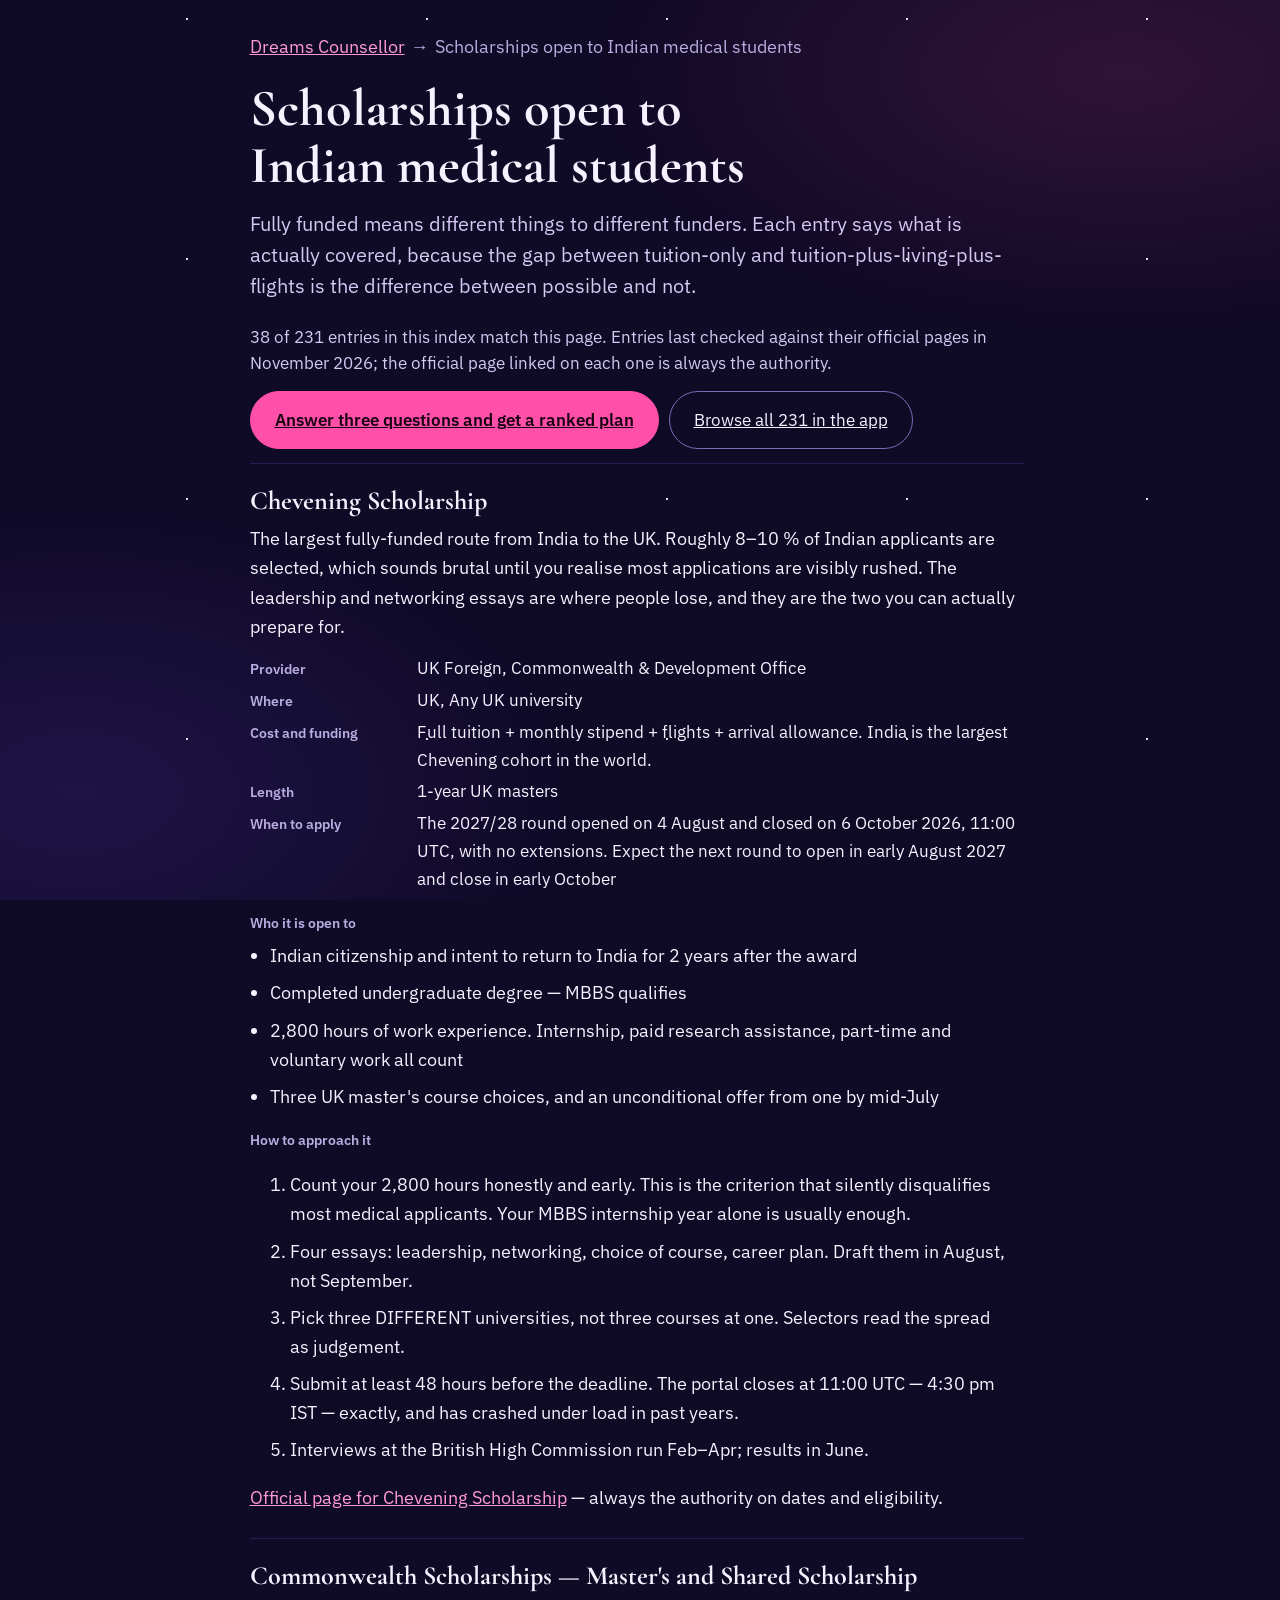
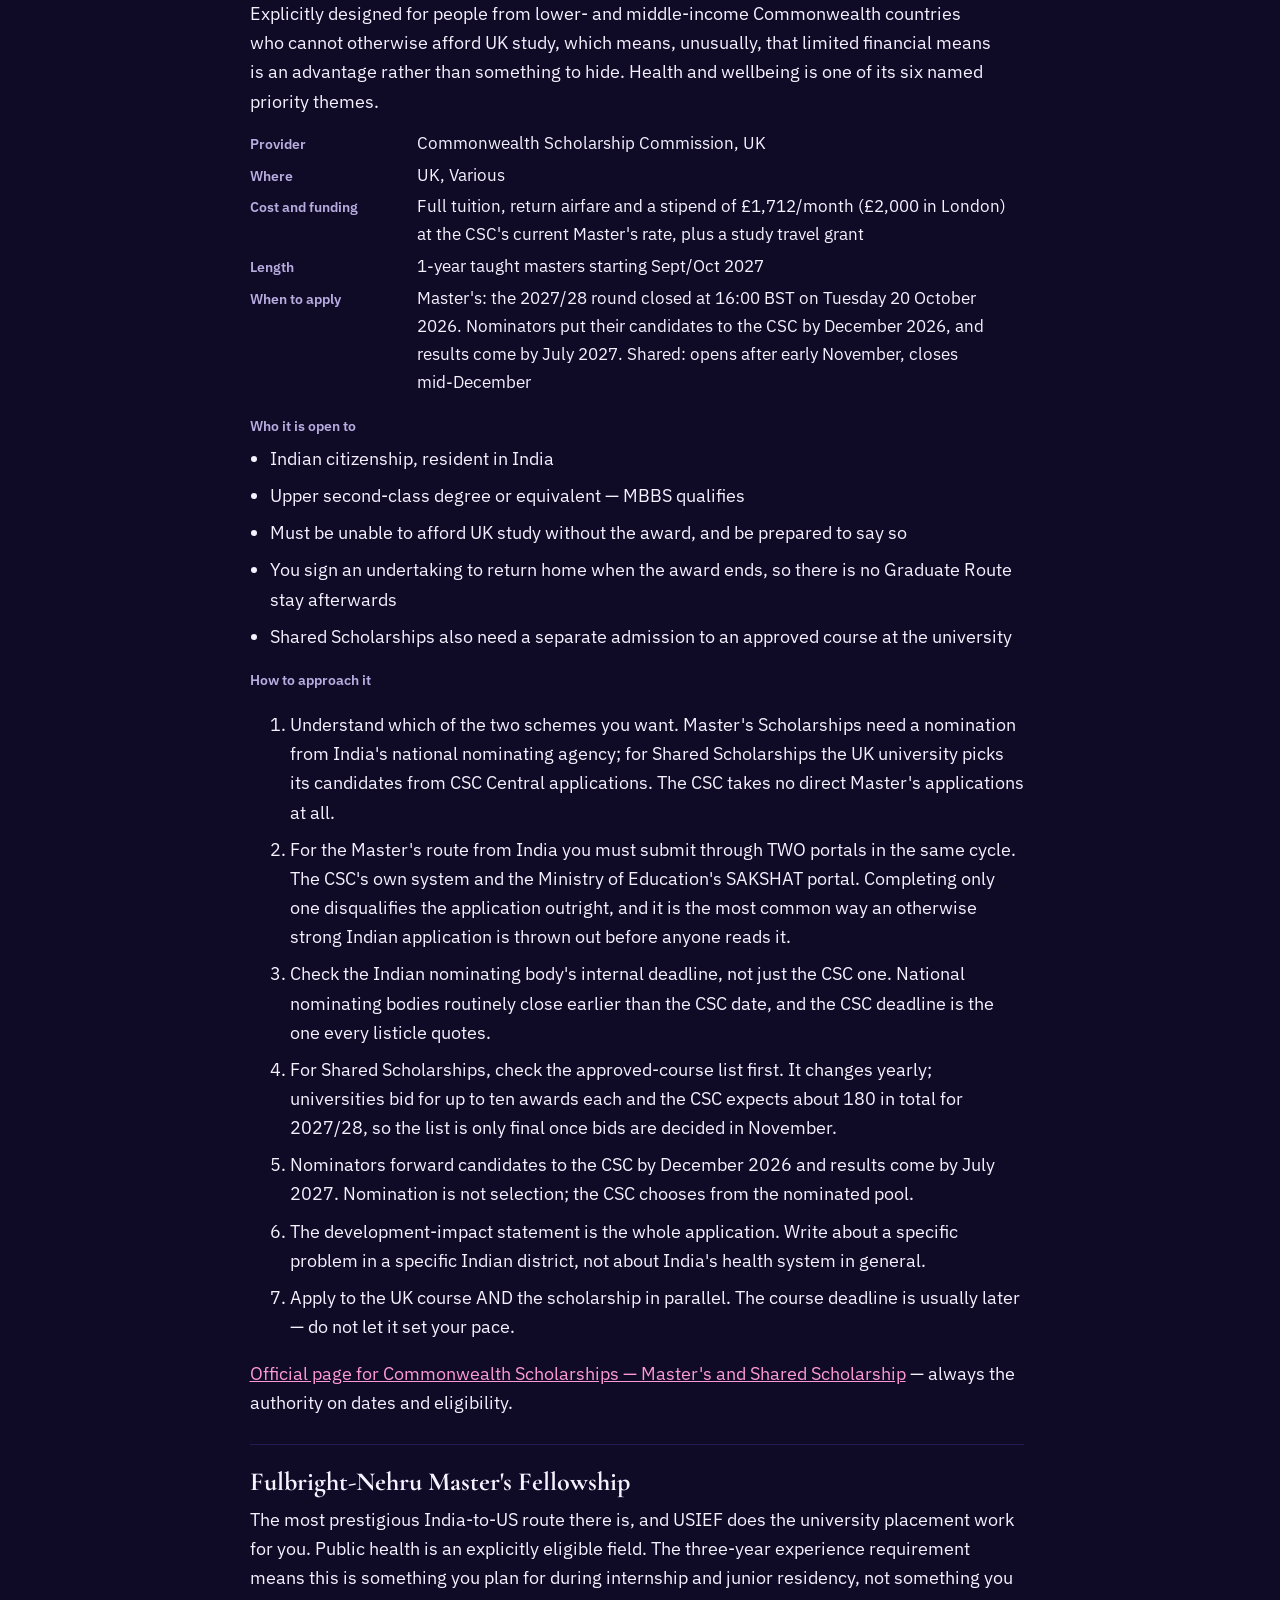
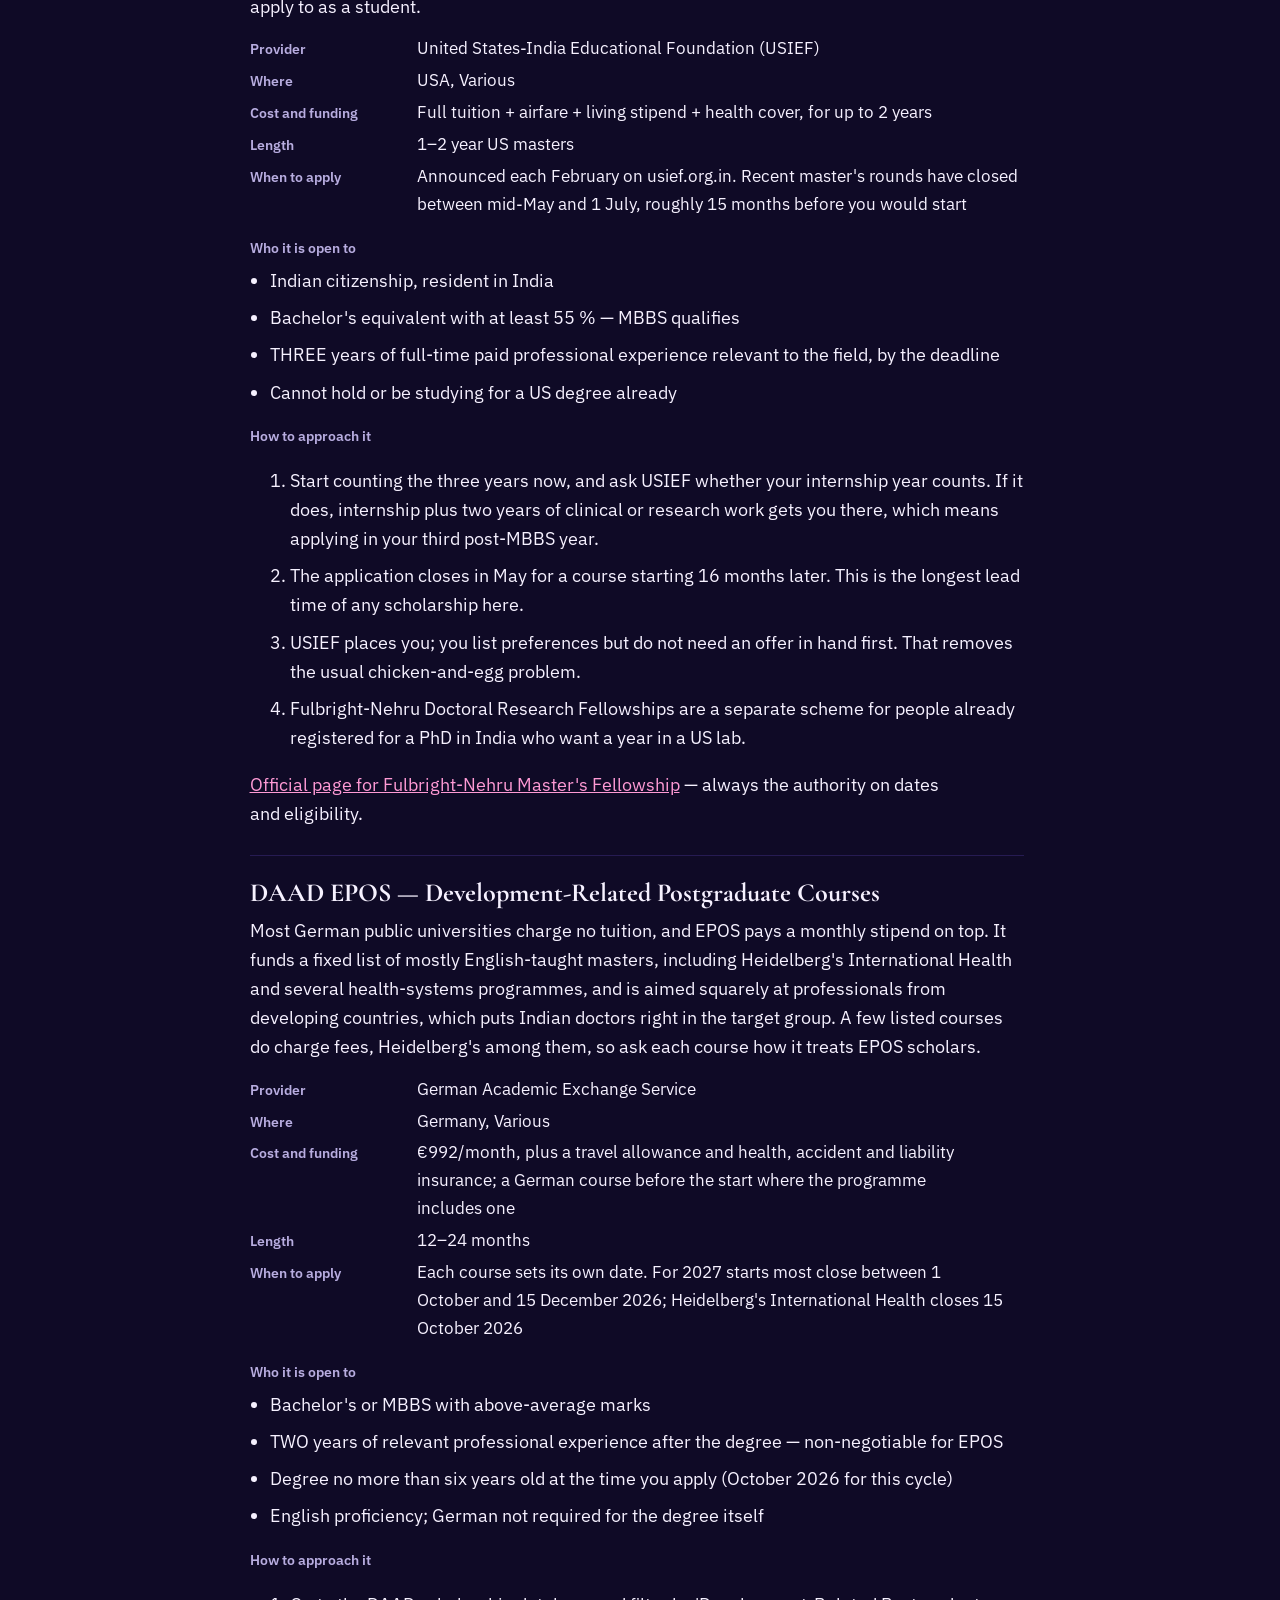
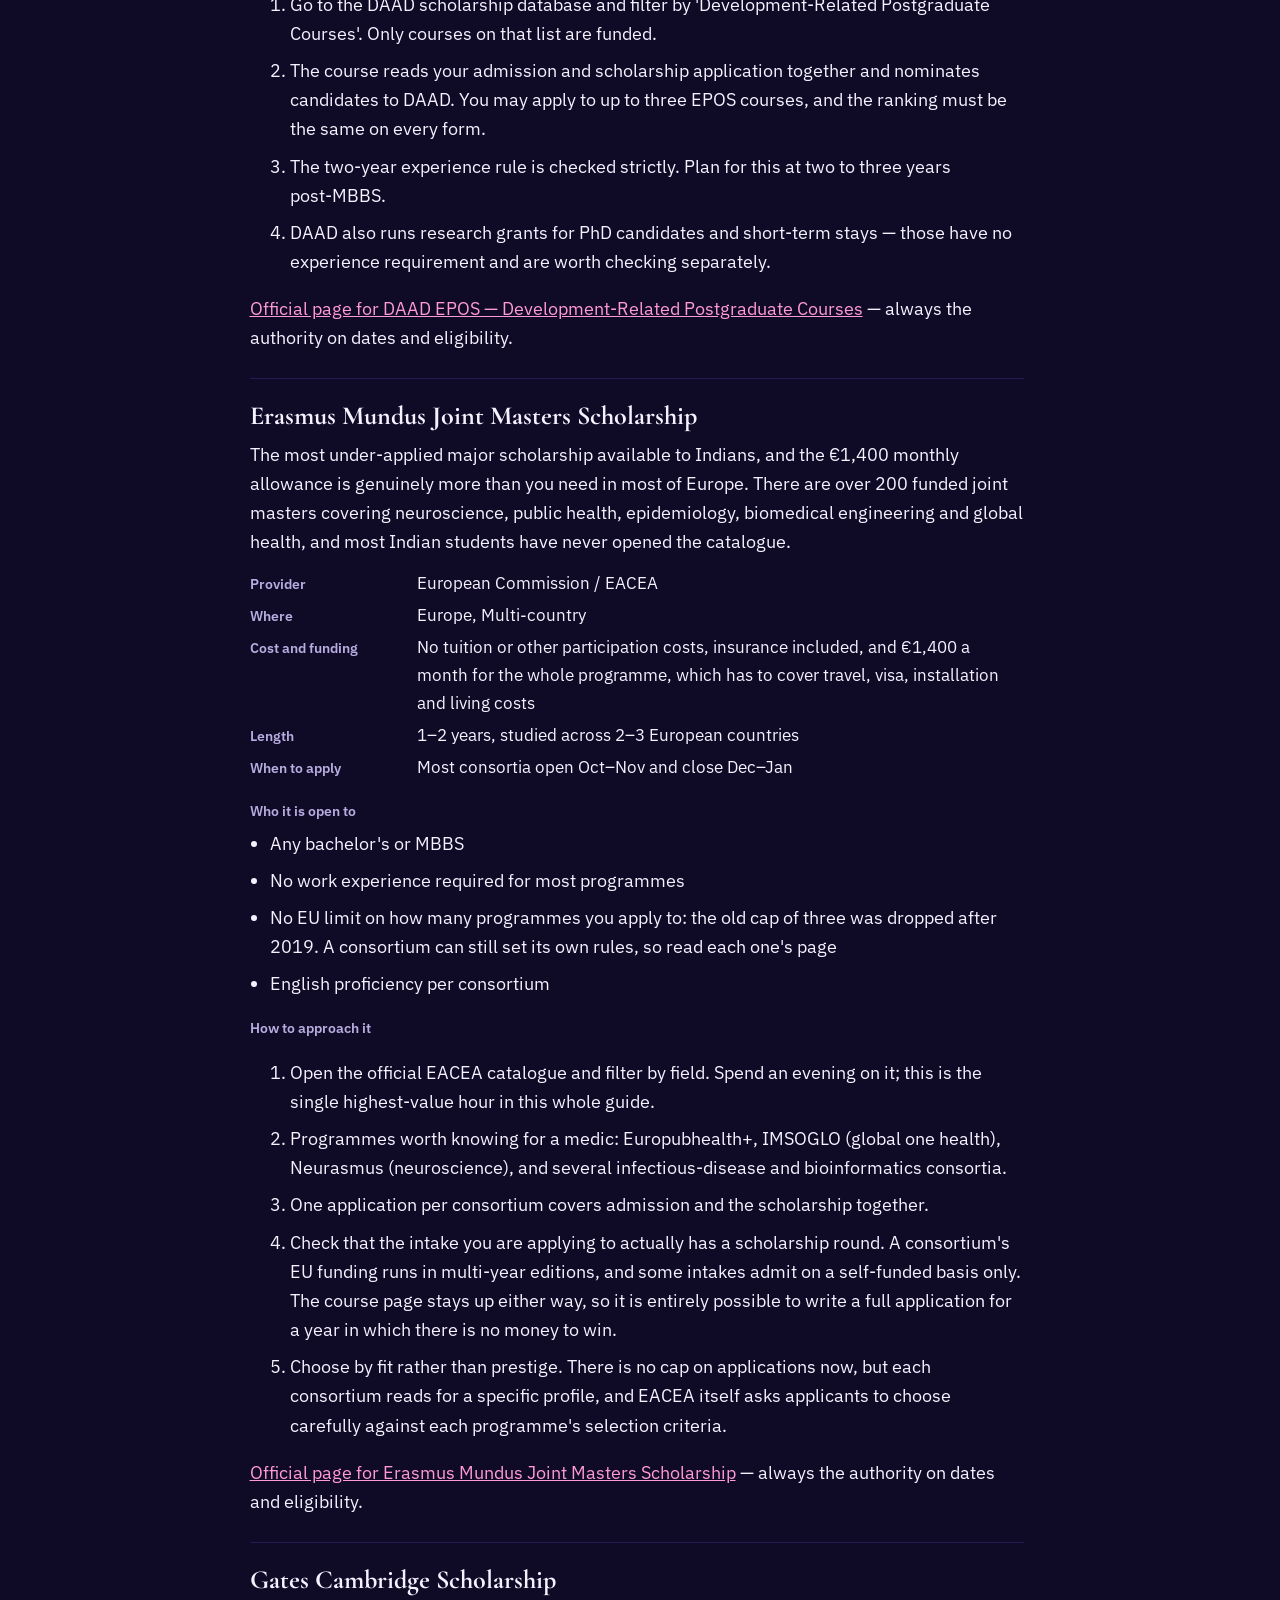
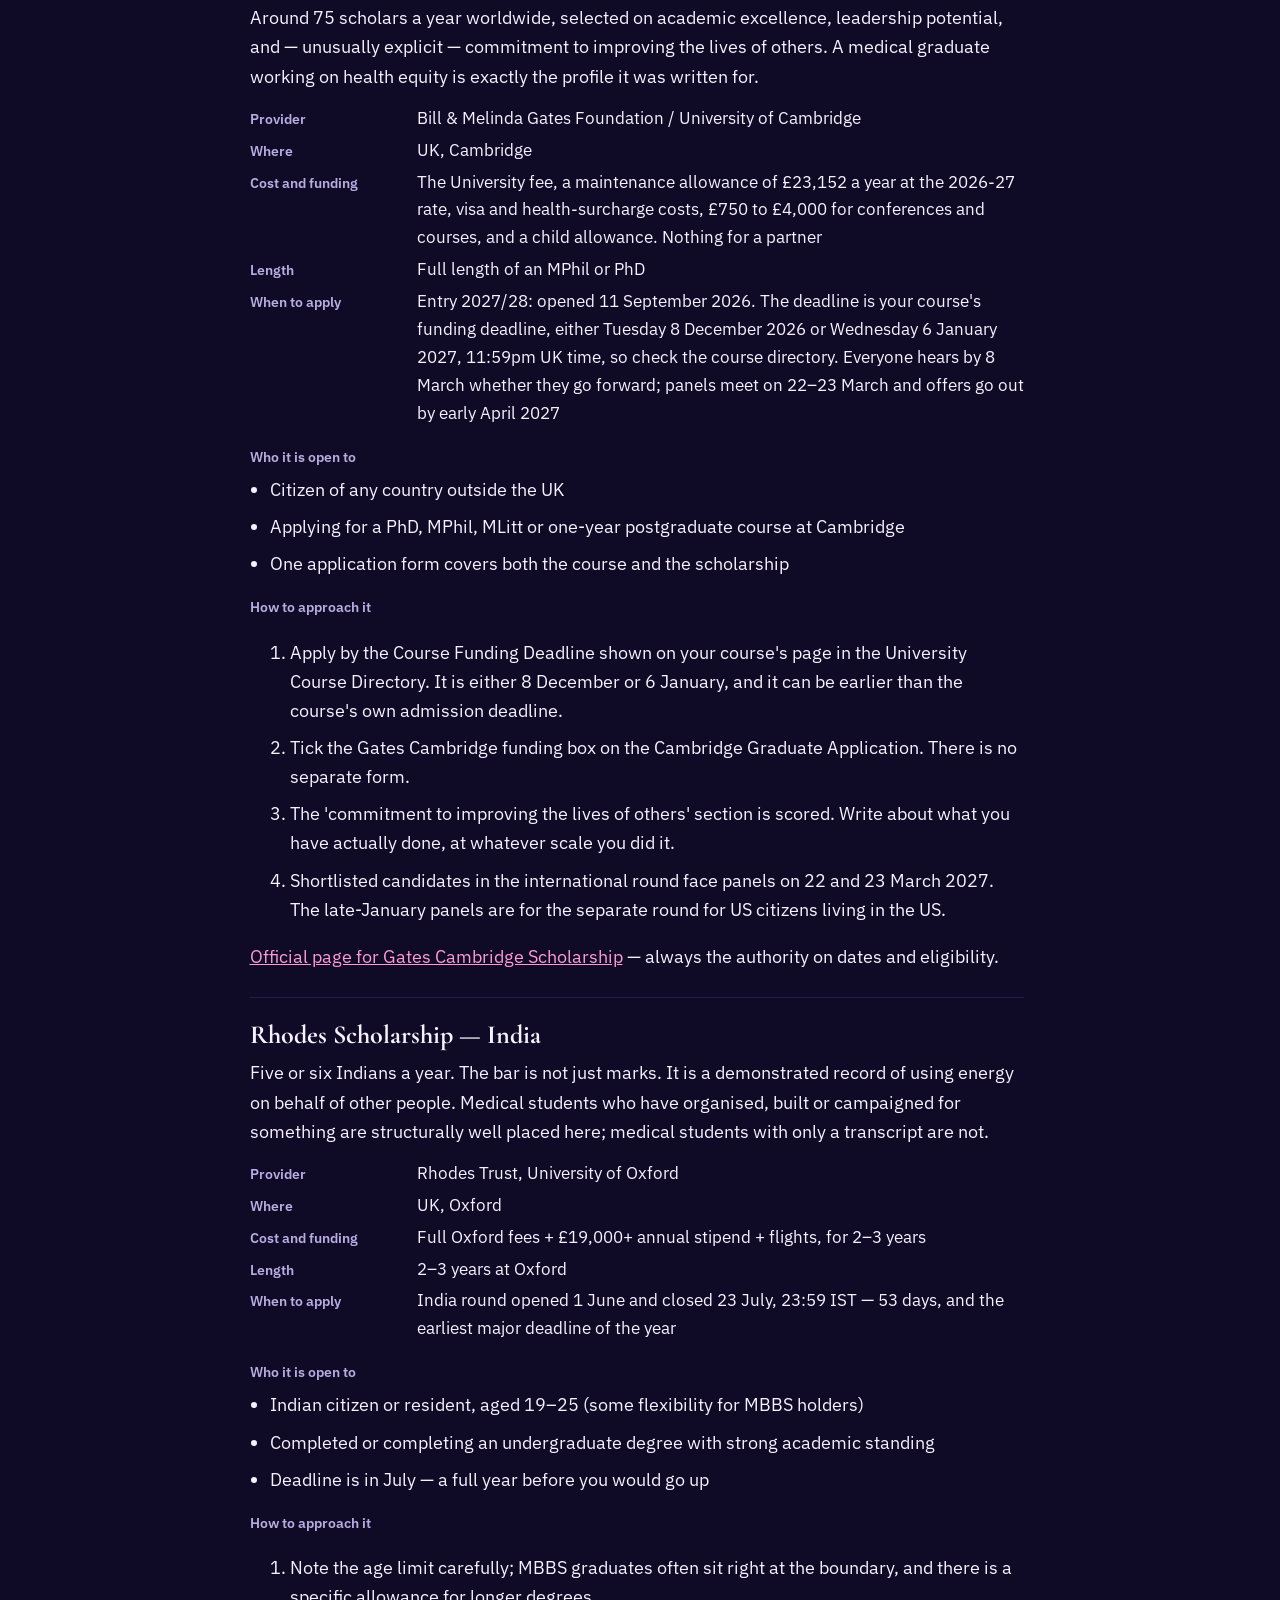
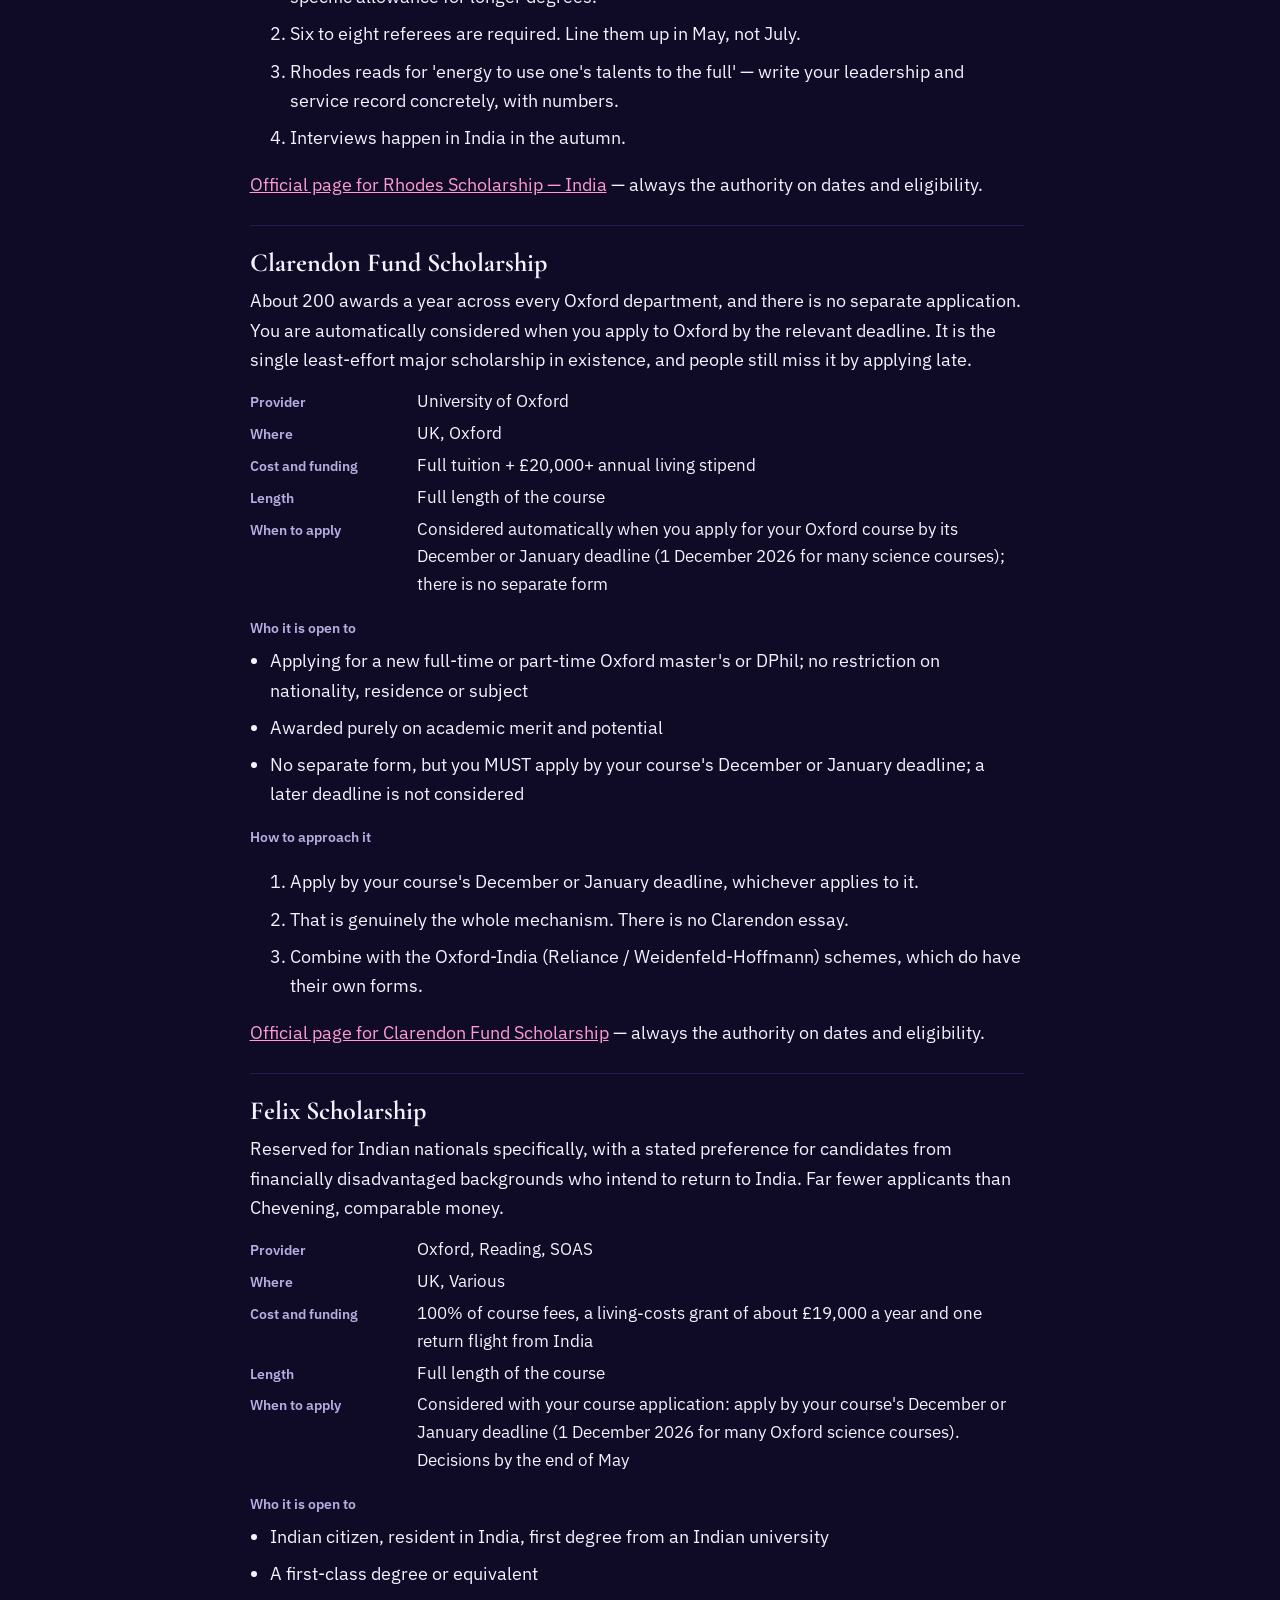
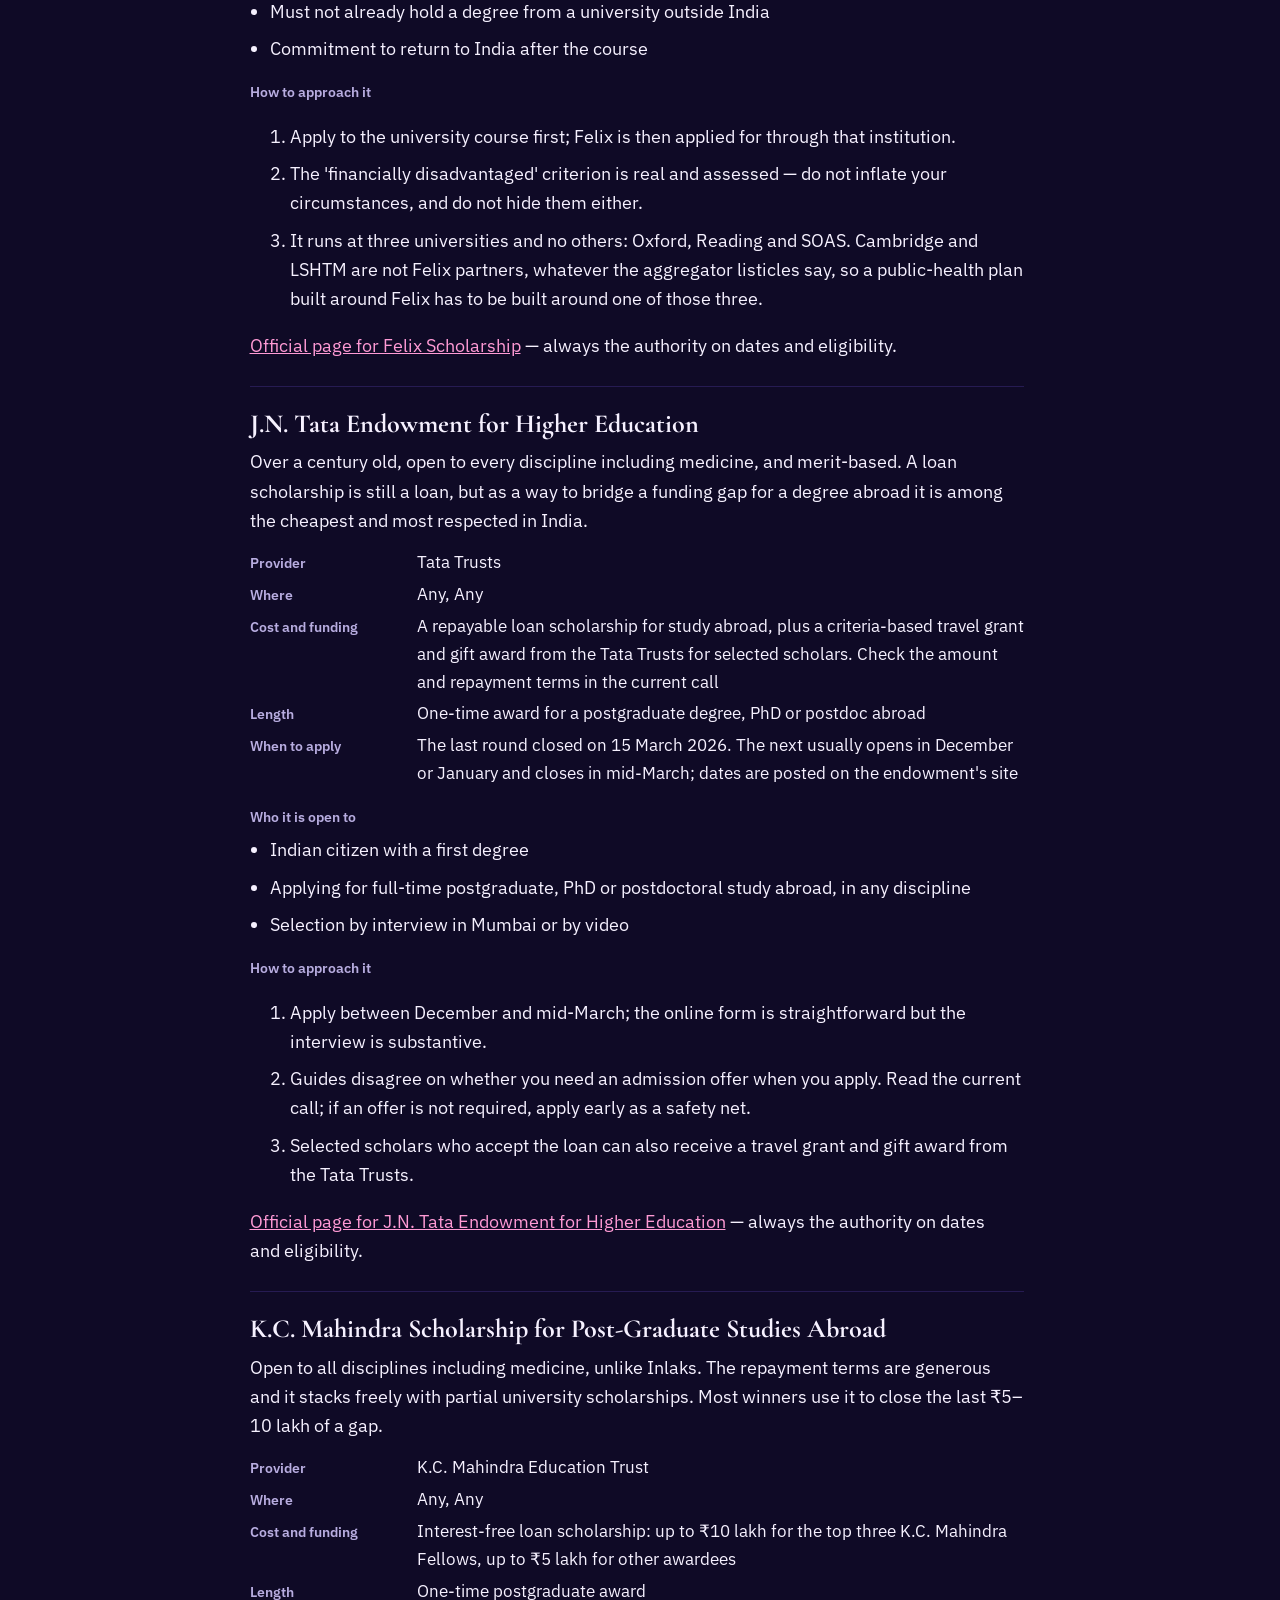
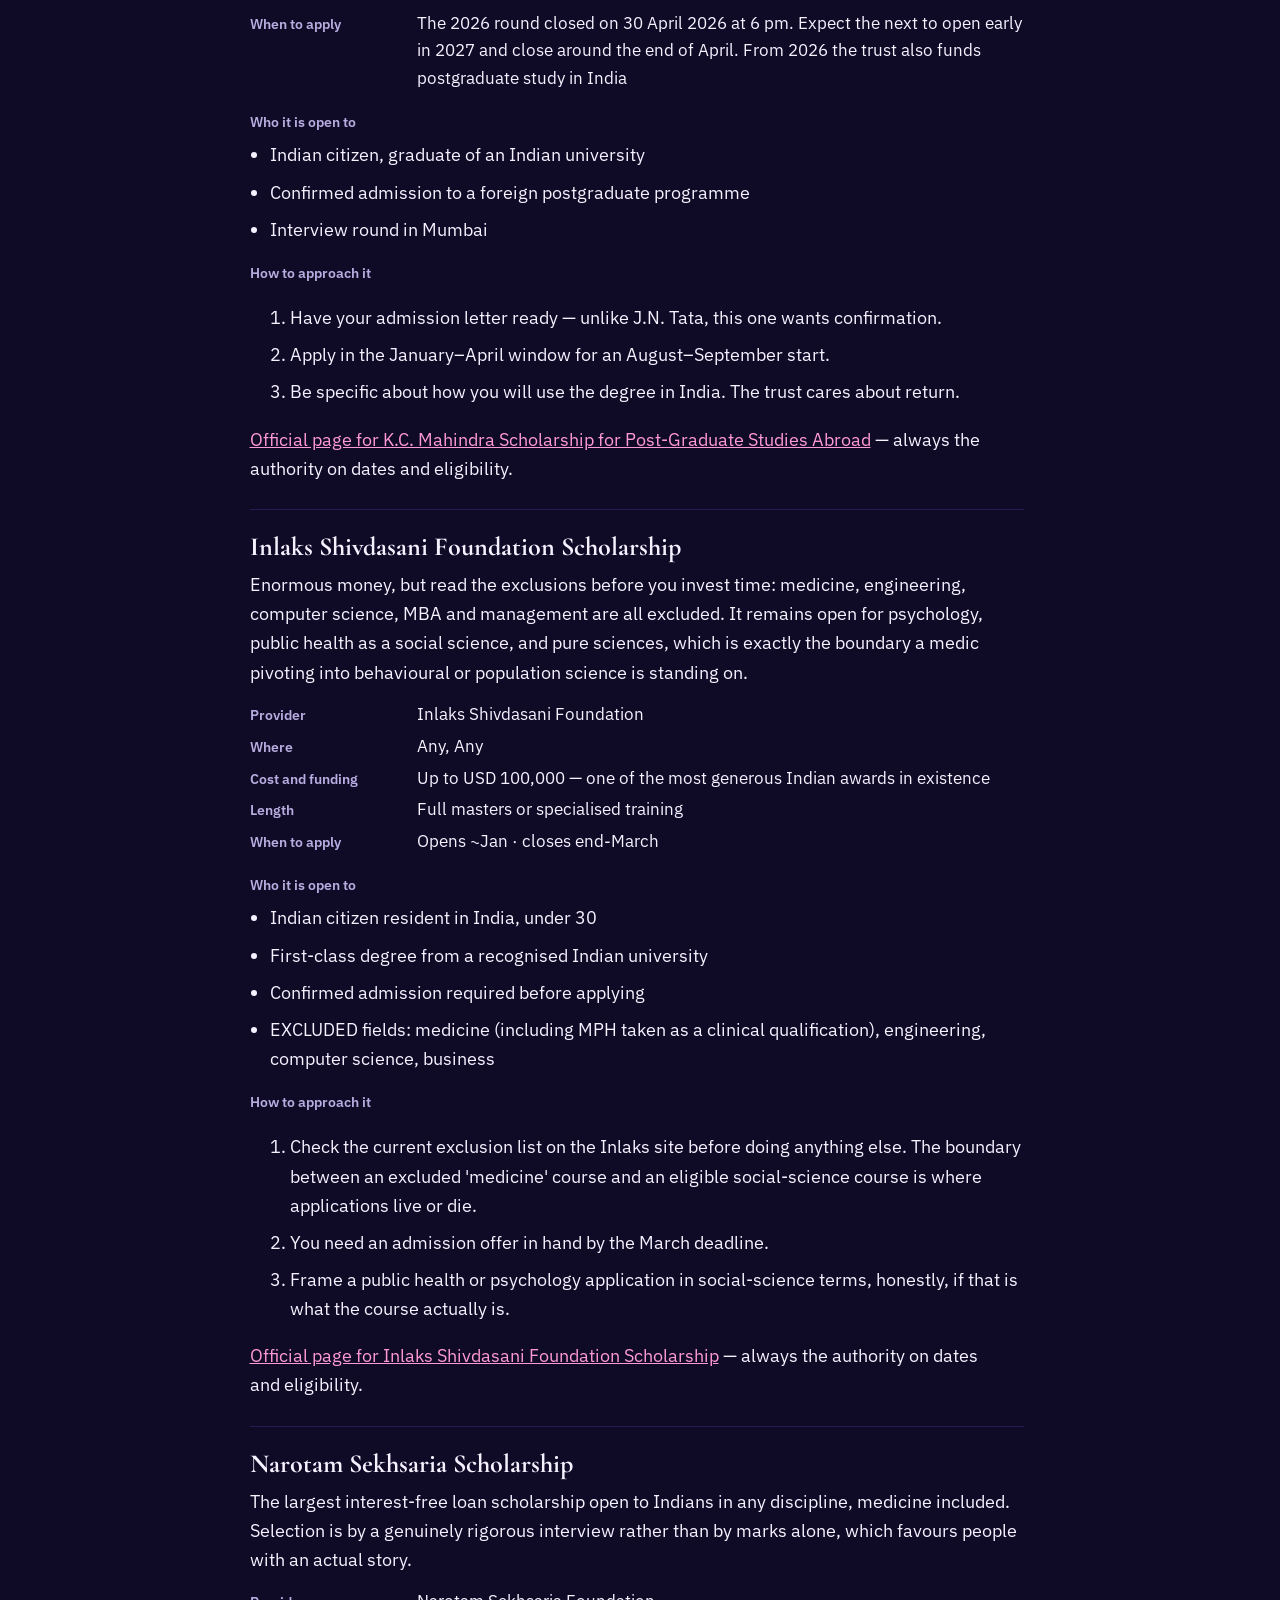
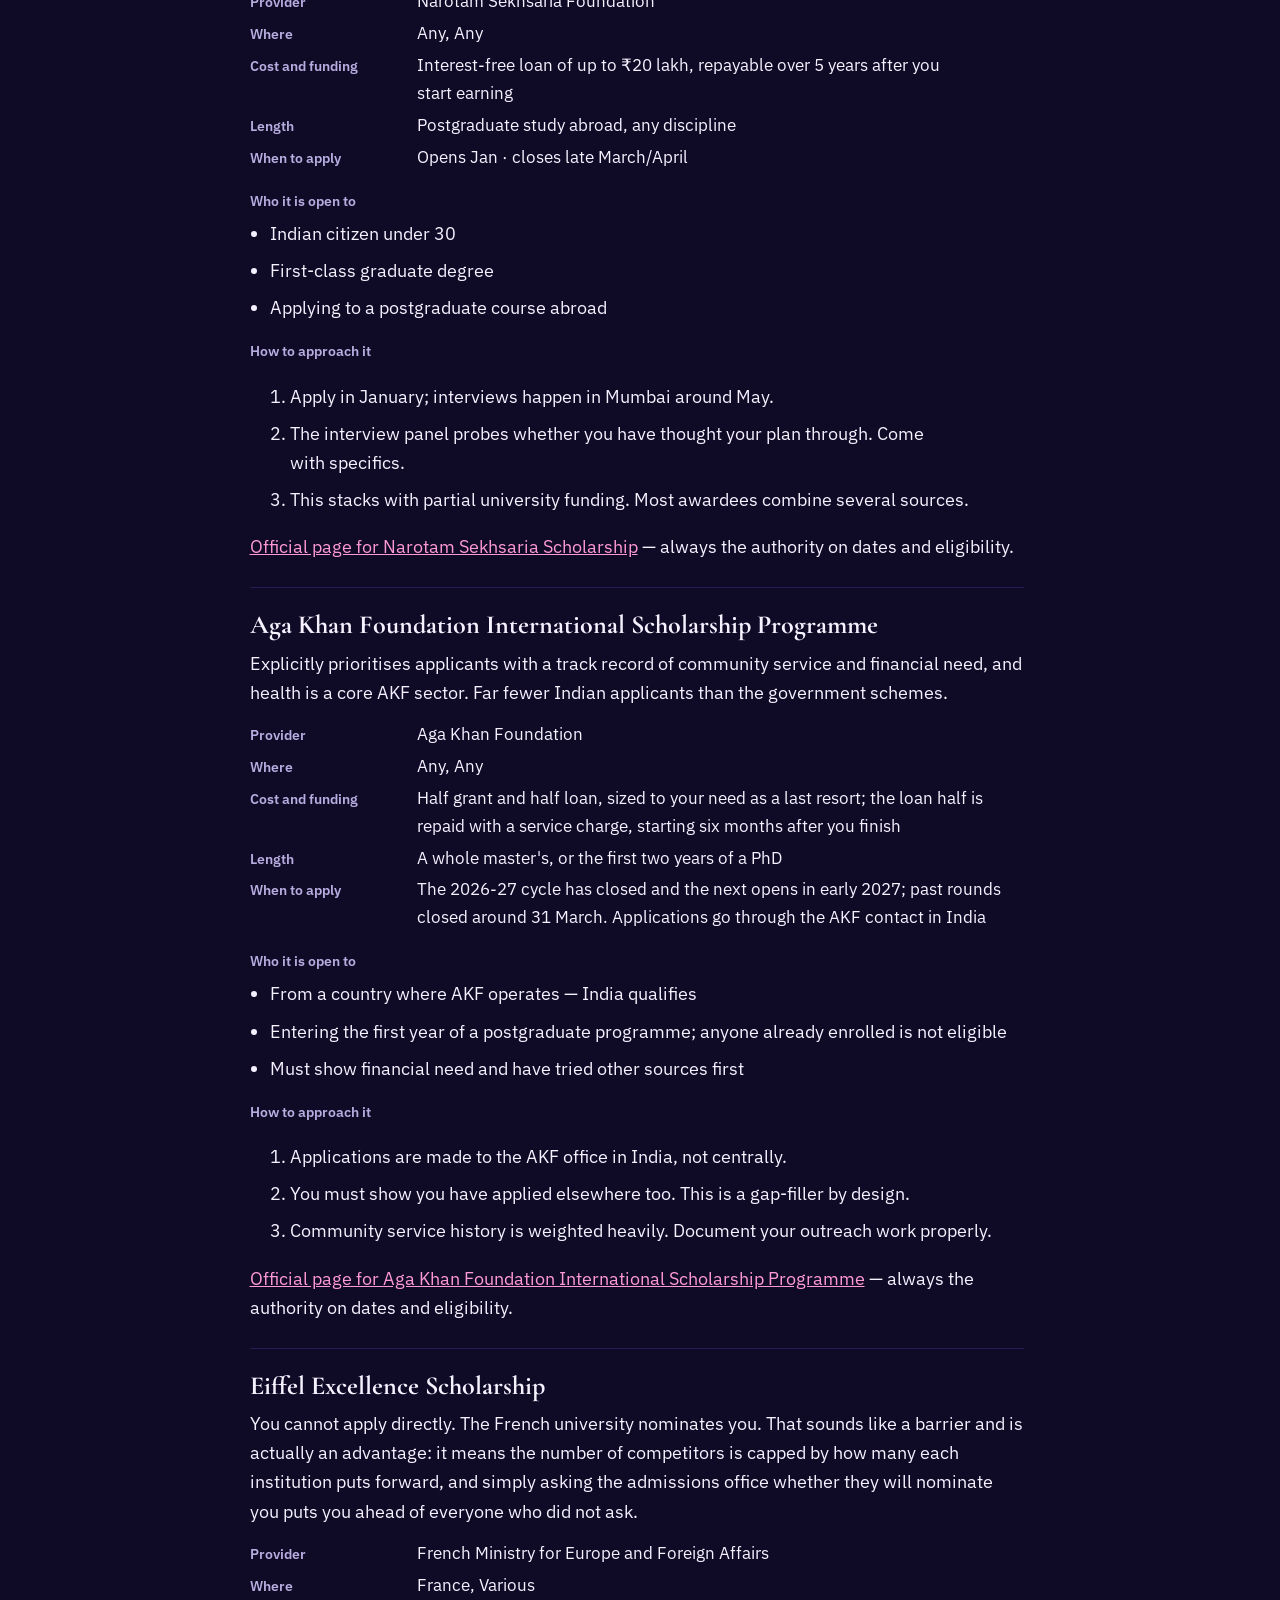
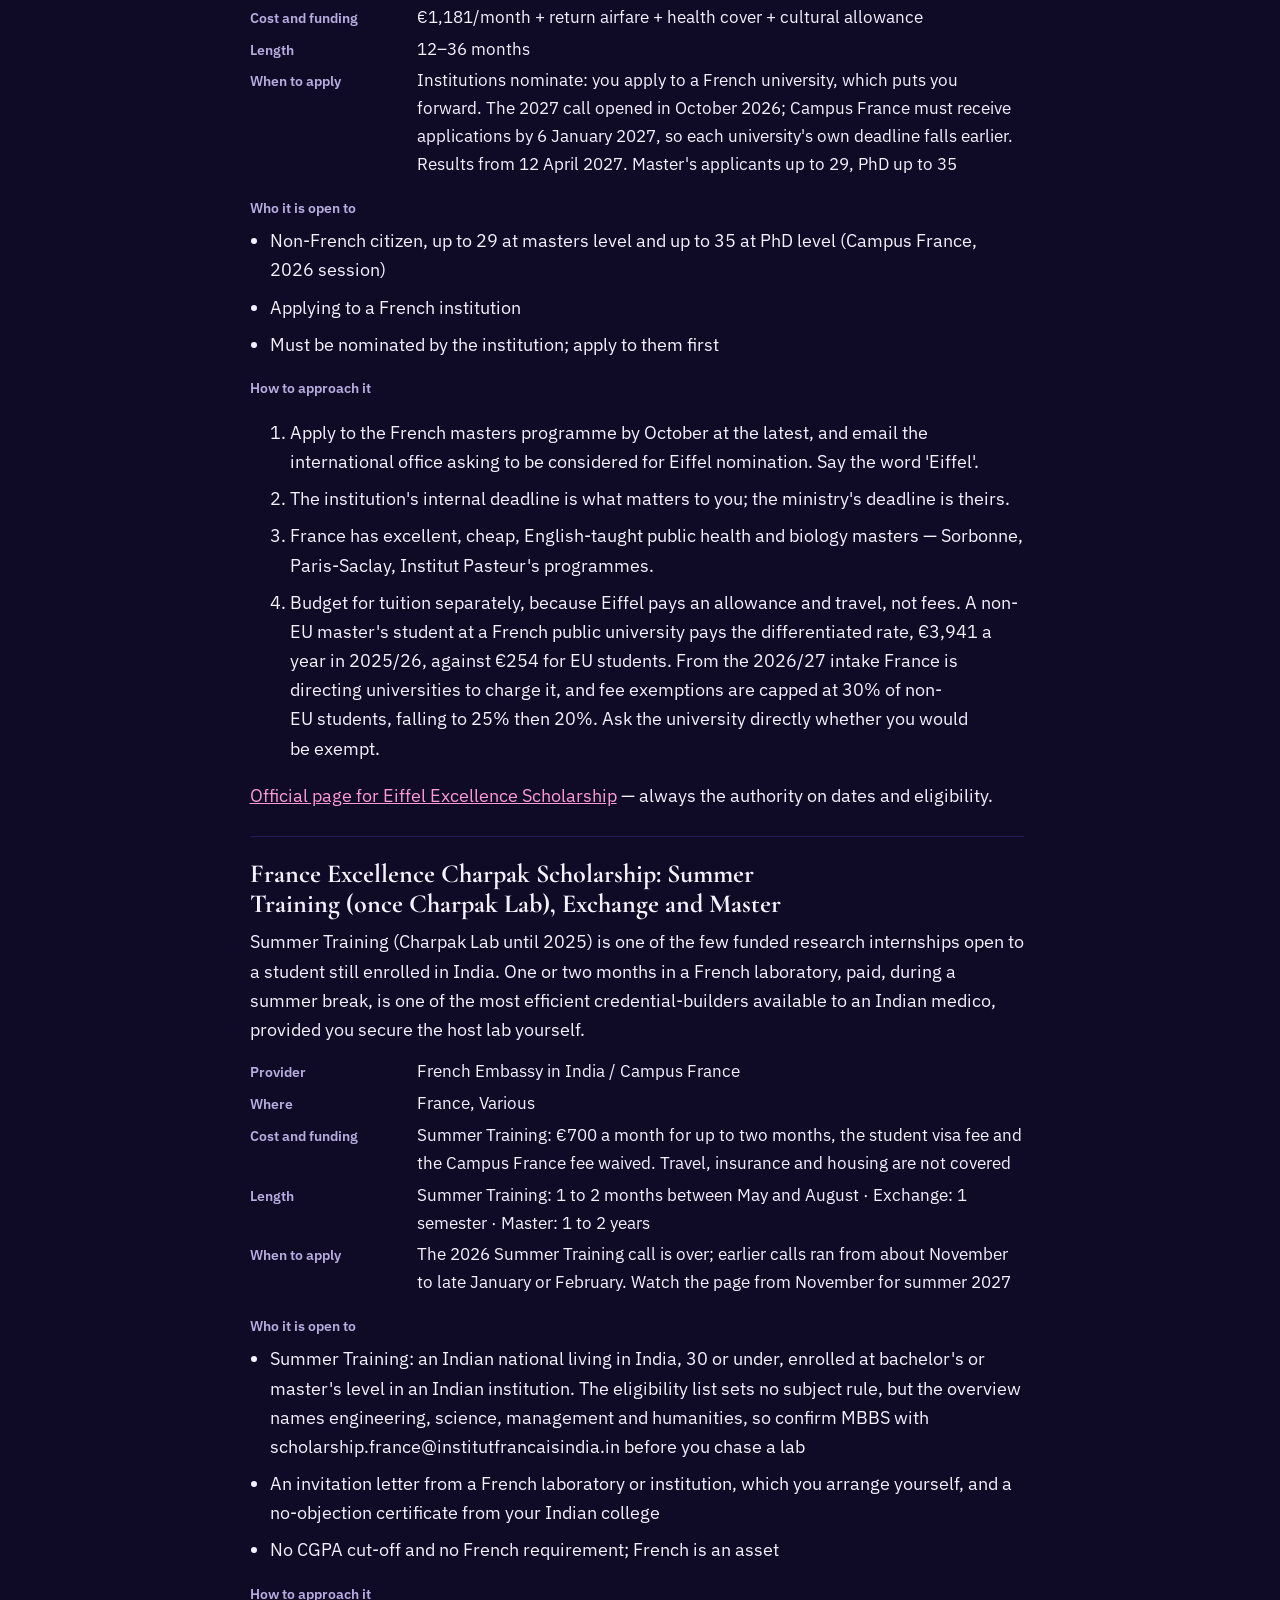
<file: scholarships/index.html>
<!DOCTYPE html>
<html lang="en">
<head>
<meta charset="utf-8" />
<meta name="viewport" content="width=device-width, initial-scale=1" />
<title>Scholarships for Indian medical students and graduates — Dreams Counsellor</title>
<meta name="description" content="Fully and partly funded scholarships open to Indian medical students, with the deadline window, what is covered and the eligibility rule that usually decides it." />
<meta name="robots" content="index, follow, max-image-preview:large" />
<link rel="canonical" href="https://aryanmanhas12.github.io/DREAMS/scholarships/" />
<meta name="theme-color" content="#0F0A26" media="(prefers-color-scheme: light)" />
<meta name="theme-color" content="#0F0A26" media="(prefers-color-scheme: dark)" />

<meta property="og:type" content="website" />
<meta property="og:site_name" content="Dreams Counsellor" />
<meta property="og:title" content="Scholarships for Indian medical students and graduates" />
<meta property="og:description" content="Fully and partly funded scholarships open to Indian medical students, with the deadline window, what is covered and the eligibility rule that usually decides it." />
<meta property="og:url" content="https://aryanmanhas12.github.io/DREAMS/scholarships/" />
<meta property="og:image" content="https://aryanmanhas12.github.io/DREAMS/assets/og/scholarships.png" />
<meta property="og:image:width" content="1200" />
<meta property="og:image:height" content="630" />
<meta property="og:image:alt" content="Scholarships open to Indian medical students — 38 of 231 entries in the Dreams Counsellor index, beside a globe marking the countries they lead to." />
<meta name="twitter:card" content="summary_large_image" />
<meta name="twitter:title" content="Scholarships for Indian medical students and graduates" />
<meta name="twitter:description" content="Fully and partly funded scholarships open to Indian medical students, with the deadline window, what is covered and the eligibility rule that usually decides it." />
<meta name="twitter:image" content="https://aryanmanhas12.github.io/DREAMS/assets/og/scholarships.png" />

<link rel="icon" href="data:image/svg+xml,%3Csvg xmlns='http://www.w3.org/2000/svg' viewBox='0 0 32 32'%3E%3Crect width='32' height='32' rx='7' fill='%230F0A26'/%3E%3Ccircle cx='16' cy='16' r='12.5' fill='none' stroke='%23B79BFF' stroke-width='2.4'/%3E%3Cellipse cx='16' cy='16' rx='5.5' ry='12.5' fill='none' stroke='%23B79BFF' stroke-width='1.5'/%3E%3Cline x1='3.5' y1='16' x2='28.5' y2='16' stroke='%23B79BFF' stroke-width='1.5'/%3E%3Ccircle cx='20.5' cy='19.5' r='4.2' fill='%230F0A26'/%3E%3Ccircle cx='20.5' cy='19.5' r='3' fill='%23FF4FA8'/%3E%3C/svg%3E" />
<link rel="apple-touch-icon" href="../assets/icons/apple-touch-icon.png" />
<link rel="stylesheet" href="../assets/styles.css" />
<script type="application/ld+json">
{
 "@context": "https://schema.org",
 "@graph": [
  {
   "@type": "BreadcrumbList",
   "itemListElement": [
    {
     "@type": "ListItem",
     "position": 1,
     "name": "Dreams Counsellor",
     "item": "https://aryanmanhas12.github.io/DREAMS/"
    },
    {
     "@type": "ListItem",
     "position": 2,
     "name": "Scholarships open to Indian medical students",
     "item": "https://aryanmanhas12.github.io/DREAMS/scholarships/"
    }
   ]
  },
  {
   "@type": "CollectionPage",
   "@id": "https://aryanmanhas12.github.io/DREAMS/scholarships/",
   "url": "https://aryanmanhas12.github.io/DREAMS/scholarships/",
   "name": "Scholarships for Indian medical students and graduates",
   "description": "Fully and partly funded scholarships open to Indian medical students, with the deadline window, what is covered and the eligibility rule that usually decides it.",
   "inLanguage": "en",
   "isPartOf": {
    "@type": "WebSite",
    "name": "Dreams Counsellor",
    "url": "https://aryanmanhas12.github.io/DREAMS/"
   },
   "mainEntity": {
    "@type": "ItemList",
    "numberOfItems": 38,
    "itemListElement": [
     {
      "@type": "ListItem",
      "position": 1,
      "name": "Chevening Scholarship",
      "url": "https://www.chevening.org/scholarships/"
     },
     {
      "@type": "ListItem",
      "position": 2,
      "name": "Commonwealth Scholarships — Master's and Shared Scholarship",
      "url": "https://cscuk.fcdo.gov.uk/scholarships/commonwealth-masters-scholarships/"
     },
     {
      "@type": "ListItem",
      "position": 3,
      "name": "Fulbright-Nehru Master's Fellowship",
      "url": "https://www.usief.org.in/fulbright-fellowships/"
     },
     {
      "@type": "ListItem",
      "position": 4,
      "name": "DAAD EPOS — Development-Related Postgraduate Courses",
      "url": "https://www.daad.in/en/find-funding/scholarship-database/"
     },
     {
      "@type": "ListItem",
      "position": 5,
      "name": "Erasmus Mundus Joint Masters Scholarship",
      "url": "https://www.eacea.ec.europa.eu/scholarships/erasmus-mundus-catalogue_en"
     },
     {
      "@type": "ListItem",
      "position": 6,
      "name": "Gates Cambridge Scholarship",
      "url": "https://www.gatescambridge.org/apply/how-to-apply/"
     },
     {
      "@type": "ListItem",
      "position": 7,
      "name": "Rhodes Scholarship — India",
      "url": "https://www.rhodeshouse.ox.ac.uk/scholarships/"
     },
     {
      "@type": "ListItem",
      "position": 8,
      "name": "Clarendon Fund Scholarship",
      "url": "https://www.ox.ac.uk/clarendon"
     },
     {
      "@type": "ListItem",
      "position": 9,
      "name": "Felix Scholarship",
      "url": "https://www.ox.ac.uk/admissions/graduate/fees-and-funding/fees-funding-and-scholarship-search/felix-scholarships"
     },
     {
      "@type": "ListItem",
      "position": 10,
      "name": "J.N. Tata Endowment for Higher Education",
      "url": "https://jntataendowment.org/loan-scholarship-process/"
     },
     {
      "@type": "ListItem",
      "position": 11,
      "name": "K.C. Mahindra Scholarship for Post-Graduate Studies Abroad",
      "url": "https://www.kcmet.org/"
     },
     {
      "@type": "ListItem",
      "position": 12,
      "name": "Inlaks Shivdasani Foundation Scholarship",
      "url": "https://inlaksfoundation.org/opportunities/scholarship/"
     },
     {
      "@type": "ListItem",
      "position": 13,
      "name": "Narotam Sekhsaria Scholarship",
      "url": "https://www.nsfoundation.co.in/"
     },
     {
      "@type": "ListItem",
      "position": 14,
      "name": "Aga Khan Foundation International Scholarship Programme",
      "url": "https://the.akdn/en/international-scholarships"
     },
     {
      "@type": "ListItem",
      "position": 15,
      "name": "Eiffel Excellence Scholarship",
      "url": "https://www.campusfrance.org/en/france-excellence-eiffel-scholarship-program"
     },
     {
      "@type": "ListItem",
      "position": 16,
      "name": "France Excellence Charpak Scholarship: Summer Training (once Charpak Lab), Exchange and Master",
      "url": "https://www.inde.campusfrance.org/france-excellence-charpak-scholarship-program"
     },
     {
      "@type": "ListItem",
      "position": 17,
      "name": "Swiss Government Excellence Scholarship",
      "url": "https://www.sbfi.admin.ch/en/swiss-government-excellence-scholarships"
     },
     {
      "@type": "ListItem",
      "position": 18,
      "name": "Australia Awards Scholarship for India (Masters)",
      "url": "https://australiaawardsindia.org/opportunities/"
     },
     {
      "@type": "ListItem",
      "position": 19,
      "name": "Maitri Scholarships: PhD in Australia for Indian scholars",
      "url": "https://www.grants.gov.au/Fo/Show?FoUuid=a48c97d8-cdcf-41ce-a65c-55a3f90561d7"
     },
     {
      "@type": "ListItem",
      "position": 20,
      "name": "MEXT Japanese Government Scholarship",
      "url": "https://www.studyinjapan.go.jp/en/planning/scholarship/"
     },
     {
      "@type": "ListItem",
      "position": 21,
      "name": "Stipendium Hungaricum",
      "url": "https://stipendiumhungaricum.hu/"
     },
     {
      "@type": "ListItem",
      "position": 22,
      "name": "Open Doors Russian Scholarship Project",
      "url": "https://od.globaluni.ru/"
     },
     {
      "@type": "ListItem",
      "position": 23,
      "name": "China CSC · Korea GKS · Taiwan MOE Scholarships",
      "url": "https://www.campuschina.org/"
     },
     {
      "@type": "ListItem",
      "position": 24,
      "name": "Sweden: Karolinska and Lund tuition scholarships (not the Swedish Institute)",
      "url": "https://education.ki.se/bachelors-masters-studies/scholarships/the-ki-global-masters-scholarships-for-fee-paying-students"
     },
     {
      "@type": "ListItem",
      "position": 25,
      "name": "NL Scholarship (formerly the Holland Scholarship)",
      "url": "https://www.studyinnl.org/finances/nl-scholarship"
     },
     {
      "@type": "ListItem",
      "position": 26,
      "name": "State government overseas scholarships",
      "url": "https://scholarships.gov.in/"
     },
     {
      "@type": "ListItem",
      "position": 27,
      "name": "Disability, first-generation and single-parent support schemes",
      "url": "https://scholarships.gov.in/"
     },
     {
      "@type": "ListItem",
      "position": 28,
      "name": "Global Korea Scholarship",
      "url": "https://www.studyinkorea.go.kr/"
     },
     {
      "@type": "ListItem",
      "position": 29,
      "name": "Chinese Government Scholarship",
      "url": "https://www.campuschina.org/"
     },
     {
      "@type": "ListItem",
      "position": 30,
      "name": "Nordic global health and epidemiology routes",
      "url": "https://www.uib.no/en/cih"
     },
     {
      "@type": "ListItem",
      "position": 31,
      "name": "Government travel grants — ICMR, CSIR and ANRF (formerly SERB)",
      "url": "https://www.icmr.gov.in/international-travel-by-non-icmr-scientists"
     },
     {
      "@type": "ListItem",
      "position": 32,
      "name": "Knight-Hennessy Scholars",
      "url": "https://knight-hennessy.stanford.edu/admission/before-you-apply/eligibility"
     },
     {
      "@type": "ListItem",
      "position": 33,
      "name": "Schwarzman Scholars",
      "url": "https://www.schwarzmanscholars.org/admissions/"
     },
     {
      "@type": "ListItem",
      "position": 34,
      "name": "Türkiye Bursları (Türkiye Scholarships)",
      "url": "https://turkiyeburslari.gov.tr/"
     },
     {
      "@type": "ListItem",
      "position": 35,
      "name": "National Overseas Scholarship (NOS)",
      "url": "https://nosmsje.gov.in/"
     },
     {
      "@type": "ListItem",
      "position": 36,
      "name": "National Overseas Scholarship for Scheduled Tribe candidates",
      "url": "https://tribal.nic.in/"
     },
     {
      "@type": "ListItem",
      "position": 37,
      "name": "Minority, OBC and EWS overseas and research support",
      "url": "https://scholarships.gov.in/"
     },
     {
      "@type": "ListItem",
      "position": 38,
      "name": "The education loan route, honestly assessed",
      "url": "https://sbi.bank.in/web/personal-banking/loans/education-loans"
     }
    ]
   }
  }
 ]
}
</script>
</head>
<body>
<div class="sky sky-static" aria-hidden="true"></div>
<main class="wrap doc-page listing-page">

  <nav class="crumbs" aria-label="Breadcrumb">
    <ol>
      <li><a href="../">Dreams Counsellor</a></li>
      <li aria-current="page">Scholarships open to Indian medical students</li>
    </ol>
  </nav>

  <h1>Scholarships open to Indian medical students</h1>
  <p class="doc-lede">Fully funded means different things to different funders. Each entry says what is actually covered, because the gap between tuition-only and tuition-plus-living-plus-flights is the difference between possible and not.</p>

  <p class="doc-small">38 of 231 entries in this index match this page. Entries last checked against their official pages in November 2026; the official page linked on each one is always the authority.</p>

  <p class="doc-actions">
    <a class="btn btn-primary" href="../">Answer three questions and get a ranked plan</a>
    <a class="btn btn-ghost" href="../#browse">Browse all 231 in the app</a>
  </p>

  <article class="listing" id="chevening">
    <h2>Chevening Scholarship</h2>
    <p class="listing-why">The largest fully-funded route from India to the UK. Roughly 8–10 % of Indian applicants are selected, which sounds brutal until you realise most applications are visibly rushed. The leadership and networking essays are where people lose, and they are the two you can actually prepare for.</p>
    <dl class="listing-facts">
      <dt>Provider</dt><dd>UK Foreign, Commonwealth &amp; Development Office</dd>
      <dt>Where</dt><dd>UK, Any UK university</dd>
      <dt>Cost and funding</dt><dd>Full tuition + monthly stipend + flights + arrival allowance. India is the largest Chevening cohort in the world.</dd>
      <dt>Length</dt><dd>1-year UK masters</dd>
      <dt>When to apply</dt><dd>The 2027/28 round opened on 4 August and closed on 6 October 2026, 11:00 UTC, with no extensions. Expect the next round to open in early August 2027 and close in early October</dd>
    </dl>
    <h3>Who it is open to</h3>
    <ul><li>Indian citizenship and intent to return to India for 2 years after the award</li><li>Completed undergraduate degree — MBBS qualifies</li><li>2,800 hours of work experience. Internship, paid research assistance, part-time and voluntary work all count</li><li>Three UK master's course choices, and an unconditional offer from one by mid-July</li></ul>
    <h3>How to approach it</h3>
    <ol><li>Count your 2,800 hours honestly and early. This is the criterion that silently disqualifies most medical applicants. Your MBBS internship year alone is usually enough.</li><li>Four essays: leadership, networking, choice of course, career plan. Draft them in August, not September.</li><li>Pick three DIFFERENT universities, not three courses at one. Selectors read the spread as judgement.</li><li>Submit at least 48 hours before the deadline. The portal closes at 11:00 UTC — 4:30 pm IST — exactly, and has crashed under load in past years.</li><li>Interviews at the British High Commission run Feb–Apr; results in June.</li></ol>
    <p class="listing-link"><a href="https://www.chevening.org/scholarships/" rel="noopener nofollow" target="_blank">Official page for Chevening Scholarship</a> — always the authority on dates and eligibility.</p>
  </article>

  <article class="listing" id="commonwealth">
    <h2>Commonwealth Scholarships — Master's and Shared Scholarship</h2>
    <p class="listing-why">Explicitly designed for people from lower- and middle-income Commonwealth countries who cannot otherwise afford UK study, which means, unusually, that limited financial means is an advantage rather than something to hide. Health and wellbeing is one of its six named priority themes.</p>
    <dl class="listing-facts">
      <dt>Provider</dt><dd>Commonwealth Scholarship Commission, UK</dd>
      <dt>Where</dt><dd>UK, Various</dd>
      <dt>Cost and funding</dt><dd>Full tuition, return airfare and a stipend of £1,712/month (£2,000 in London) at the CSC's current Master's rate, plus a study travel grant</dd>
      <dt>Length</dt><dd>1-year taught masters starting Sept/Oct 2027</dd>
      <dt>When to apply</dt><dd>Master's: the 2027/28 round closed at 16:00 BST on Tuesday 20 October 2026. Nominators put their candidates to the CSC by December 2026, and results come by July 2027. Shared: opens after early November, closes mid-December</dd>
    </dl>
    <h3>Who it is open to</h3>
    <ul><li>Indian citizenship, resident in India</li><li>Upper second-class degree or equivalent — MBBS qualifies</li><li>Must be unable to afford UK study without the award, and be prepared to say so</li><li>You sign an undertaking to return home when the award ends, so there is no Graduate Route stay afterwards</li><li>Shared Scholarships also need a separate admission to an approved course at the university</li></ul>
    <h3>How to approach it</h3>
    <ol><li>Understand which of the two schemes you want. Master's Scholarships need a nomination from India's national nominating agency; for Shared Scholarships the UK university picks its candidates from CSC Central applications. The CSC takes no direct Master's applications at all.</li><li>For the Master's route from India you must submit through TWO portals in the same cycle. The CSC's own system and the Ministry of Education's SAKSHAT portal. Completing only one disqualifies the application outright, and it is the most common way an otherwise strong Indian application is thrown out before anyone reads it.</li><li>Check the Indian nominating body's internal deadline, not just the CSC one. National nominating bodies routinely close earlier than the CSC date, and the CSC deadline is the one every listicle quotes.</li><li>For Shared Scholarships, check the approved-course list first. It changes yearly; universities bid for up to ten awards each and the CSC expects about 180 in total for 2027/28, so the list is only final once bids are decided in November.</li><li>Nominators forward candidates to the CSC by December 2026 and results come by July 2027. Nomination is not selection; the CSC chooses from the nominated pool.</li><li>The development-impact statement is the whole application. Write about a specific problem in a specific Indian district, not about India's health system in general.</li><li>Apply to the UK course AND the scholarship in parallel. The course deadline is usually later — do not let it set your pace.</li></ol>
    <p class="listing-link"><a href="https://cscuk.fcdo.gov.uk/scholarships/commonwealth-masters-scholarships/" rel="noopener nofollow" target="_blank">Official page for Commonwealth Scholarships — Master's and Shared Scholarship</a> — always the authority on dates and eligibility.</p>
  </article>

  <article class="listing" id="fulbright">
    <h2>Fulbright-Nehru Master's Fellowship</h2>
    <p class="listing-why">The most prestigious India-to-US route there is, and USIEF does the university placement work for you. Public health is an explicitly eligible field. The three-year experience requirement means this is something you plan for during internship and junior residency, not something you apply to as a student.</p>
    <dl class="listing-facts">
      <dt>Provider</dt><dd>United States-India Educational Foundation (USIEF)</dd>
      <dt>Where</dt><dd>USA, Various</dd>
      <dt>Cost and funding</dt><dd>Full tuition + airfare + living stipend + health cover, for up to 2 years</dd>
      <dt>Length</dt><dd>1–2 year US masters</dd>
      <dt>When to apply</dt><dd>Announced each February on usief.org.in. Recent master's rounds have closed between mid-May and 1 July, roughly 15 months before you would start</dd>
    </dl>
    <h3>Who it is open to</h3>
    <ul><li>Indian citizenship, resident in India</li><li>Bachelor's equivalent with at least 55 % — MBBS qualifies</li><li>THREE years of full-time paid professional experience relevant to the field, by the deadline</li><li>Cannot hold or be studying for a US degree already</li></ul>
    <h3>How to approach it</h3>
    <ol><li>Start counting the three years now, and ask USIEF whether your internship year counts. If it does, internship plus two years of clinical or research work gets you there, which means applying in your third post-MBBS year.</li><li>The application closes in May for a course starting 16 months later. This is the longest lead time of any scholarship here.</li><li>USIEF places you; you list preferences but do not need an offer in hand first. That removes the usual chicken-and-egg problem.</li><li>Fulbright-Nehru Doctoral Research Fellowships are a separate scheme for people already registered for a PhD in India who want a year in a US lab.</li></ol>
    <p class="listing-link"><a href="https://www.usief.org.in/fulbright-fellowships/" rel="noopener nofollow" target="_blank">Official page for Fulbright-Nehru Master's Fellowship</a> — always the authority on dates and eligibility.</p>
  </article>

  <article class="listing" id="daad-epos">
    <h2>DAAD EPOS — Development-Related Postgraduate Courses</h2>
    <p class="listing-why">Most German public universities charge no tuition, and EPOS pays a monthly stipend on top. It funds a fixed list of mostly English-taught masters, including Heidelberg's International Health and several health-systems programmes, and is aimed squarely at professionals from developing countries, which puts Indian doctors right in the target group. A few listed courses do charge fees, Heidelberg's among them, so ask each course how it treats EPOS scholars.</p>
    <dl class="listing-facts">
      <dt>Provider</dt><dd>German Academic Exchange Service</dd>
      <dt>Where</dt><dd>Germany, Various</dd>
      <dt>Cost and funding</dt><dd>€992/month, plus a travel allowance and health, accident and liability insurance; a German course before the start where the programme includes one</dd>
      <dt>Length</dt><dd>12–24 months</dd>
      <dt>When to apply</dt><dd>Each course sets its own date. For 2027 starts most close between 1 October and 15 December 2026; Heidelberg's International Health closes 15 October 2026</dd>
    </dl>
    <h3>Who it is open to</h3>
    <ul><li>Bachelor's or MBBS with above-average marks</li><li>TWO years of relevant professional experience after the degree — non-negotiable for EPOS</li><li>Degree no more than six years old at the time you apply (October 2026 for this cycle)</li><li>English proficiency; German not required for the degree itself</li></ul>
    <h3>How to approach it</h3>
    <ol><li>Go to the DAAD scholarship database and filter by 'Development-Related Postgraduate Courses'. Only courses on that list are funded.</li><li>The course reads your admission and scholarship application together and nominates candidates to DAAD. You may apply to up to three EPOS courses, and the ranking must be the same on every form.</li><li>The two-year experience rule is checked strictly. Plan for this at two to three years post-MBBS.</li><li>DAAD also runs research grants for PhD candidates and short-term stays — those have no experience requirement and are worth checking separately.</li></ol>
    <p class="listing-link"><a href="https://www.daad.in/en/find-funding/scholarship-database/" rel="noopener nofollow" target="_blank">Official page for DAAD EPOS — Development-Related Postgraduate Courses</a> — always the authority on dates and eligibility.</p>
  </article>

  <article class="listing" id="erasmus-mundus">
    <h2>Erasmus Mundus Joint Masters Scholarship</h2>
    <p class="listing-why">The most under-applied major scholarship available to Indians, and the €1,400 monthly allowance is genuinely more than you need in most of Europe. There are over 200 funded joint masters covering neuroscience, public health, epidemiology, biomedical engineering and global health, and most Indian students have never opened the catalogue.</p>
    <dl class="listing-facts">
      <dt>Provider</dt><dd>European Commission / EACEA</dd>
      <dt>Where</dt><dd>Europe, Multi-country</dd>
      <dt>Cost and funding</dt><dd>No tuition or other participation costs, insurance included, and €1,400 a month for the whole programme, which has to cover travel, visa, installation and living costs</dd>
      <dt>Length</dt><dd>1–2 years, studied across 2–3 European countries</dd>
      <dt>When to apply</dt><dd>Most consortia open Oct–Nov and close Dec–Jan</dd>
    </dl>
    <h3>Who it is open to</h3>
    <ul><li>Any bachelor's or MBBS</li><li>No work experience required for most programmes</li><li>No EU limit on how many programmes you apply to: the old cap of three was dropped after 2019. A consortium can still set its own rules, so read each one's page</li><li>English proficiency per consortium</li></ul>
    <h3>How to approach it</h3>
    <ol><li>Open the official EACEA catalogue and filter by field. Spend an evening on it; this is the single highest-value hour in this whole guide.</li><li>Programmes worth knowing for a medic: Europubhealth+, IMSOGLO (global one health), Neurasmus (neuroscience), and several infectious-disease and bioinformatics consortia.</li><li>One application per consortium covers admission and the scholarship together.</li><li>Check that the intake you are applying to actually has a scholarship round. A consortium's EU funding runs in multi-year editions, and some intakes admit on a self-funded basis only. The course page stays up either way, so it is entirely possible to write a full application for a year in which there is no money to win.</li><li>Choose by fit rather than prestige. There is no cap on applications now, but each consortium reads for a specific profile, and EACEA itself asks applicants to choose carefully against each programme's selection criteria.</li></ol>
    <p class="listing-link"><a href="https://www.eacea.ec.europa.eu/scholarships/erasmus-mundus-catalogue_en" rel="noopener nofollow" target="_blank">Official page for Erasmus Mundus Joint Masters Scholarship</a> — always the authority on dates and eligibility.</p>
  </article>

  <article class="listing" id="gates-cambridge">
    <h2>Gates Cambridge Scholarship</h2>
    <p class="listing-why">Around 75 scholars a year worldwide, selected on academic excellence, leadership potential, and — unusually explicit — commitment to improving the lives of others. A medical graduate working on health equity is exactly the profile it was written for.</p>
    <dl class="listing-facts">
      <dt>Provider</dt><dd>Bill &amp; Melinda Gates Foundation / University of Cambridge</dd>
      <dt>Where</dt><dd>UK, Cambridge</dd>
      <dt>Cost and funding</dt><dd>The University fee, a maintenance allowance of £23,152 a year at the 2026-27 rate, visa and health-surcharge costs, £750 to £4,000 for conferences and courses, and a child allowance. Nothing for a partner</dd>
      <dt>Length</dt><dd>Full length of an MPhil or PhD</dd>
      <dt>When to apply</dt><dd>Entry 2027/28: opened 11 September 2026. The deadline is your course's funding deadline, either Tuesday 8 December 2026 or Wednesday 6 January 2027, 11:59pm UK time, so check the course directory. Everyone hears by 8 March whether they go forward; panels meet on 22–23 March and offers go out by early April 2027</dd>
    </dl>
    <h3>Who it is open to</h3>
    <ul><li>Citizen of any country outside the UK</li><li>Applying for a PhD, MPhil, MLitt or one-year postgraduate course at Cambridge</li><li>One application form covers both the course and the scholarship</li></ul>
    <h3>How to approach it</h3>
    <ol><li>Apply by the Course Funding Deadline shown on your course's page in the University Course Directory. It is either 8 December or 6 January, and it can be earlier than the course's own admission deadline.</li><li>Tick the Gates Cambridge funding box on the Cambridge Graduate Application. There is no separate form.</li><li>The 'commitment to improving the lives of others' section is scored. Write about what you have actually done, at whatever scale you did it.</li><li>Shortlisted candidates in the international round face panels on 22 and 23 March 2027. The late-January panels are for the separate round for US citizens living in the US.</li></ol>
    <p class="listing-link"><a href="https://www.gatescambridge.org/apply/how-to-apply/" rel="noopener nofollow" target="_blank">Official page for Gates Cambridge Scholarship</a> — always the authority on dates and eligibility.</p>
  </article>

  <article class="listing" id="rhodes-india">
    <h2>Rhodes Scholarship — India</h2>
    <p class="listing-why">Five or six Indians a year. The bar is not just marks. It is a demonstrated record of using energy on behalf of other people. Medical students who have organised, built or campaigned for something are structurally well placed here; medical students with only a transcript are not.</p>
    <dl class="listing-facts">
      <dt>Provider</dt><dd>Rhodes Trust, University of Oxford</dd>
      <dt>Where</dt><dd>UK, Oxford</dd>
      <dt>Cost and funding</dt><dd>Full Oxford fees + £19,000+ annual stipend + flights, for 2–3 years</dd>
      <dt>Length</dt><dd>2–3 years at Oxford</dd>
      <dt>When to apply</dt><dd>India round opened 1 June and closed 23 July, 23:59 IST — 53 days, and the earliest major deadline of the year</dd>
    </dl>
    <h3>Who it is open to</h3>
    <ul><li>Indian citizen or resident, aged 19–25 (some flexibility for MBBS holders)</li><li>Completed or completing an undergraduate degree with strong academic standing</li><li>Deadline is in July — a full year before you would go up</li></ul>
    <h3>How to approach it</h3>
    <ol><li>Note the age limit carefully; MBBS graduates often sit right at the boundary, and there is a specific allowance for longer degrees.</li><li>Six to eight referees are required. Line them up in May, not July.</li><li>Rhodes reads for 'energy to use one's talents to the full' — write your leadership and service record concretely, with numbers.</li><li>Interviews happen in India in the autumn.</li></ol>
    <p class="listing-link"><a href="https://www.rhodeshouse.ox.ac.uk/scholarships/" rel="noopener nofollow" target="_blank">Official page for Rhodes Scholarship — India</a> — always the authority on dates and eligibility.</p>
  </article>

  <article class="listing" id="clarendon">
    <h2>Clarendon Fund Scholarship</h2>
    <p class="listing-why">About 200 awards a year across every Oxford department, and there is no separate application. You are automatically considered when you apply to Oxford by the relevant deadline. It is the single least-effort major scholarship in existence, and people still miss it by applying late.</p>
    <dl class="listing-facts">
      <dt>Provider</dt><dd>University of Oxford</dd>
      <dt>Where</dt><dd>UK, Oxford</dd>
      <dt>Cost and funding</dt><dd>Full tuition + £20,000+ annual living stipend</dd>
      <dt>Length</dt><dd>Full length of the course</dd>
      <dt>When to apply</dt><dd>Considered automatically when you apply for your Oxford course by its December or January deadline (1 December 2026 for many science courses); there is no separate form</dd>
    </dl>
    <h3>Who it is open to</h3>
    <ul><li>Applying for a new full-time or part-time Oxford master's or DPhil; no restriction on nationality, residence or subject</li><li>Awarded purely on academic merit and potential</li><li>No separate form, but you MUST apply by your course's December or January deadline; a later deadline is not considered</li></ul>
    <h3>How to approach it</h3>
    <ol><li>Apply by your course's December or January deadline, whichever applies to it.</li><li>That is genuinely the whole mechanism. There is no Clarendon essay.</li><li>Combine with the Oxford-India (Reliance / Weidenfeld-Hoffmann) schemes, which do have their own forms.</li></ol>
    <p class="listing-link"><a href="https://www.ox.ac.uk/clarendon" rel="noopener nofollow" target="_blank">Official page for Clarendon Fund Scholarship</a> — always the authority on dates and eligibility.</p>
  </article>

  <article class="listing" id="felix">
    <h2>Felix Scholarship</h2>
    <p class="listing-why">Reserved for Indian nationals specifically, with a stated preference for candidates from financially disadvantaged backgrounds who intend to return to India. Far fewer applicants than Chevening, comparable money.</p>
    <dl class="listing-facts">
      <dt>Provider</dt><dd>Oxford, Reading, SOAS</dd>
      <dt>Where</dt><dd>UK, Various</dd>
      <dt>Cost and funding</dt><dd>100% of course fees, a living-costs grant of about £19,000 a year and one return flight from India</dd>
      <dt>Length</dt><dd>Full length of the course</dd>
      <dt>When to apply</dt><dd>Considered with your course application: apply by your course's December or January deadline (1 December 2026 for many Oxford science courses). Decisions by the end of May</dd>
    </dl>
    <h3>Who it is open to</h3>
    <ul><li>Indian citizen, resident in India, first degree from an Indian university</li><li>A first-class degree or equivalent</li><li>Must not already hold a degree from a university outside India</li><li>Commitment to return to India after the course</li></ul>
    <h3>How to approach it</h3>
    <ol><li>Apply to the university course first; Felix is then applied for through that institution.</li><li>The 'financially disadvantaged' criterion is real and assessed — do not inflate your circumstances, and do not hide them either.</li><li>It runs at three universities and no others: Oxford, Reading and SOAS. Cambridge and LSHTM are not Felix partners, whatever the aggregator listicles say, so a public-health plan built around Felix has to be built around one of those three.</li></ol>
    <p class="listing-link"><a href="https://www.ox.ac.uk/admissions/graduate/fees-and-funding/fees-funding-and-scholarship-search/felix-scholarships" rel="noopener nofollow" target="_blank">Official page for Felix Scholarship</a> — always the authority on dates and eligibility.</p>
  </article>

  <article class="listing" id="jn-tata">
    <h2>J.N. Tata Endowment for Higher Education</h2>
    <p class="listing-why">Over a century old, open to every discipline including medicine, and merit-based. A loan scholarship is still a loan, but as a way to bridge a funding gap for a degree abroad it is among the cheapest and most respected in India.</p>
    <dl class="listing-facts">
      <dt>Provider</dt><dd>Tata Trusts</dd>
      <dt>Where</dt><dd>Any, Any</dd>
      <dt>Cost and funding</dt><dd>A repayable loan scholarship for study abroad, plus a criteria-based travel grant and gift award from the Tata Trusts for selected scholars. Check the amount and repayment terms in the current call</dd>
      <dt>Length</dt><dd>One-time award for a postgraduate degree, PhD or postdoc abroad</dd>
      <dt>When to apply</dt><dd>The last round closed on 15 March 2026. The next usually opens in December or January and closes in mid-March; dates are posted on the endowment's site</dd>
    </dl>
    <h3>Who it is open to</h3>
    <ul><li>Indian citizen with a first degree</li><li>Applying for full-time postgraduate, PhD or postdoctoral study abroad, in any discipline</li><li>Selection by interview in Mumbai or by video</li></ul>
    <h3>How to approach it</h3>
    <ol><li>Apply between December and mid-March; the online form is straightforward but the interview is substantive.</li><li>Guides disagree on whether you need an admission offer when you apply. Read the current call; if an offer is not required, apply early as a safety net.</li><li>Selected scholars who accept the loan can also receive a travel grant and gift award from the Tata Trusts.</li></ol>
    <p class="listing-link"><a href="https://jntataendowment.org/loan-scholarship-process/" rel="noopener nofollow" target="_blank">Official page for J.N. Tata Endowment for Higher Education</a> — always the authority on dates and eligibility.</p>
  </article>

  <article class="listing" id="kc-mahindra">
    <h2>K.C. Mahindra Scholarship for Post-Graduate Studies Abroad</h2>
    <p class="listing-why">Open to all disciplines including medicine, unlike Inlaks. The repayment terms are generous and it stacks freely with partial university scholarships. Most winners use it to close the last ₹5–10 lakh of a gap.</p>
    <dl class="listing-facts">
      <dt>Provider</dt><dd>K.C. Mahindra Education Trust</dd>
      <dt>Where</dt><dd>Any, Any</dd>
      <dt>Cost and funding</dt><dd>Interest-free loan scholarship: up to ₹10 lakh for the top three K.C. Mahindra Fellows, up to ₹5 lakh for other awardees</dd>
      <dt>Length</dt><dd>One-time postgraduate award</dd>
      <dt>When to apply</dt><dd>The 2026 round closed on 30 April 2026 at 6 pm. Expect the next to open early in 2027 and close around the end of April. From 2026 the trust also funds postgraduate study in India</dd>
    </dl>
    <h3>Who it is open to</h3>
    <ul><li>Indian citizen, graduate of an Indian university</li><li>Confirmed admission to a foreign postgraduate programme</li><li>Interview round in Mumbai</li></ul>
    <h3>How to approach it</h3>
    <ol><li>Have your admission letter ready — unlike J.N. Tata, this one wants confirmation.</li><li>Apply in the January–April window for an August–September start.</li><li>Be specific about how you will use the degree in India. The trust cares about return.</li></ol>
    <p class="listing-link"><a href="https://www.kcmet.org/" rel="noopener nofollow" target="_blank">Official page for K.C. Mahindra Scholarship for Post-Graduate Studies Abroad</a> — always the authority on dates and eligibility.</p>
  </article>

  <article class="listing" id="inlaks">
    <h2>Inlaks Shivdasani Foundation Scholarship</h2>
    <p class="listing-why">Enormous money, but read the exclusions before you invest time: medicine, engineering, computer science, MBA and management are all excluded. It remains open for psychology, public health as a social science, and pure sciences, which is exactly the boundary a medic pivoting into behavioural or population science is standing on.</p>
    <dl class="listing-facts">
      <dt>Provider</dt><dd>Inlaks Shivdasani Foundation</dd>
      <dt>Where</dt><dd>Any, Any</dd>
      <dt>Cost and funding</dt><dd>Up to USD 100,000 — one of the most generous Indian awards in existence</dd>
      <dt>Length</dt><dd>Full masters or specialised training</dd>
      <dt>When to apply</dt><dd>Opens ~Jan · closes end-March</dd>
    </dl>
    <h3>Who it is open to</h3>
    <ul><li>Indian citizen resident in India, under 30</li><li>First-class degree from a recognised Indian university</li><li>Confirmed admission required before applying</li><li>EXCLUDED fields: medicine (including MPH taken as a clinical qualification), engineering, computer science, business</li></ul>
    <h3>How to approach it</h3>
    <ol><li>Check the current exclusion list on the Inlaks site before doing anything else. The boundary between an excluded 'medicine' course and an eligible social-science course is where applications live or die.</li><li>You need an admission offer in hand by the March deadline.</li><li>Frame a public health or psychology application in social-science terms, honestly, if that is what the course actually is.</li></ol>
    <p class="listing-link"><a href="https://inlaksfoundation.org/opportunities/scholarship/" rel="noopener nofollow" target="_blank">Official page for Inlaks Shivdasani Foundation Scholarship</a> — always the authority on dates and eligibility.</p>
  </article>

  <article class="listing" id="narotam">
    <h2>Narotam Sekhsaria Scholarship</h2>
    <p class="listing-why">The largest interest-free loan scholarship open to Indians in any discipline, medicine included. Selection is by a genuinely rigorous interview rather than by marks alone, which favours people with an actual story.</p>
    <dl class="listing-facts">
      <dt>Provider</dt><dd>Narotam Sekhsaria Foundation</dd>
      <dt>Where</dt><dd>Any, Any</dd>
      <dt>Cost and funding</dt><dd>Interest-free loan of up to ₹20 lakh, repayable over 5 years after you start earning</dd>
      <dt>Length</dt><dd>Postgraduate study abroad, any discipline</dd>
      <dt>When to apply</dt><dd>Opens Jan · closes late March/April</dd>
    </dl>
    <h3>Who it is open to</h3>
    <ul><li>Indian citizen under 30</li><li>First-class graduate degree</li><li>Applying to a postgraduate course abroad</li></ul>
    <h3>How to approach it</h3>
    <ol><li>Apply in January; interviews happen in Mumbai around May.</li><li>The interview panel probes whether you have thought your plan through. Come with specifics.</li><li>This stacks with partial university funding. Most awardees combine several sources.</li></ol>
    <p class="listing-link"><a href="https://www.nsfoundation.co.in/" rel="noopener nofollow" target="_blank">Official page for Narotam Sekhsaria Scholarship</a> — always the authority on dates and eligibility.</p>
  </article>

  <article class="listing" id="aga-khan">
    <h2>Aga Khan Foundation International Scholarship Programme</h2>
    <p class="listing-why">Explicitly prioritises applicants with a track record of community service and financial need, and health is a core AKF sector. Far fewer Indian applicants than the government schemes.</p>
    <dl class="listing-facts">
      <dt>Provider</dt><dd>Aga Khan Foundation</dd>
      <dt>Where</dt><dd>Any, Any</dd>
      <dt>Cost and funding</dt><dd>Half grant and half loan, sized to your need as a last resort; the loan half is repaid with a service charge, starting six months after you finish</dd>
      <dt>Length</dt><dd>A whole master's, or the first two years of a PhD</dd>
      <dt>When to apply</dt><dd>The 2026-27 cycle has closed and the next opens in early 2027; past rounds closed around 31 March. Applications go through the AKF contact in India</dd>
    </dl>
    <h3>Who it is open to</h3>
    <ul><li>From a country where AKF operates — India qualifies</li><li>Entering the first year of a postgraduate programme; anyone already enrolled is not eligible</li><li>Must show financial need and have tried other sources first</li></ul>
    <h3>How to approach it</h3>
    <ol><li>Applications are made to the AKF office in India, not centrally.</li><li>You must show you have applied elsewhere too. This is a gap-filler by design.</li><li>Community service history is weighted heavily. Document your outreach work properly.</li></ol>
    <p class="listing-link"><a href="https://the.akdn/en/international-scholarships" rel="noopener nofollow" target="_blank">Official page for Aga Khan Foundation International Scholarship Programme</a> — always the authority on dates and eligibility.</p>
  </article>

  <article class="listing" id="eiffel">
    <h2>Eiffel Excellence Scholarship</h2>
    <p class="listing-why">You cannot apply directly. The French university nominates you. That sounds like a barrier and is actually an advantage: it means the number of competitors is capped by how many each institution puts forward, and simply asking the admissions office whether they will nominate you puts you ahead of everyone who did not ask.</p>
    <dl class="listing-facts">
      <dt>Provider</dt><dd>French Ministry for Europe and Foreign Affairs</dd>
      <dt>Where</dt><dd>France, Various</dd>
      <dt>Cost and funding</dt><dd>€1,181/month + return airfare + health cover + cultural allowance</dd>
      <dt>Length</dt><dd>12–36 months</dd>
      <dt>When to apply</dt><dd>Institutions nominate: you apply to a French university, which puts you forward. The 2027 call opened in October 2026; Campus France must receive applications by 6 January 2027, so each university's own deadline falls earlier. Results from 12 April 2027. Master's applicants up to 29, PhD up to 35</dd>
    </dl>
    <h3>Who it is open to</h3>
    <ul><li>Non-French citizen, up to 29 at masters level and up to 35 at PhD level (Campus France, 2026 session)</li><li>Applying to a French institution</li><li>Must be nominated by the institution; apply to them first</li></ul>
    <h3>How to approach it</h3>
    <ol><li>Apply to the French masters programme by October at the latest, and email the international office asking to be considered for Eiffel nomination. Say the word 'Eiffel'.</li><li>The institution's internal deadline is what matters to you; the ministry's deadline is theirs.</li><li>France has excellent, cheap, English-taught public health and biology masters — Sorbonne, Paris-Saclay, Institut Pasteur's programmes.</li><li>Budget for tuition separately, because Eiffel pays an allowance and travel, not fees. A non-EU master's student at a French public university pays the differentiated rate, €3,941 a year in 2025/26, against €254 for EU students. From the 2026/27 intake France is directing universities to charge it, and fee exemptions are capped at 30% of non-EU students, falling to 25% then 20%. Ask the university directly whether you would be exempt.</li></ol>
    <p class="listing-link"><a href="https://www.campusfrance.org/en/france-excellence-eiffel-scholarship-program" rel="noopener nofollow" target="_blank">Official page for Eiffel Excellence Scholarship</a> — always the authority on dates and eligibility.</p>
  </article>

  <article class="listing" id="charpak">
    <h2>France Excellence Charpak Scholarship: Summer Training (once Charpak Lab), Exchange and Master</h2>
    <p class="listing-why">Summer Training (Charpak Lab until 2025) is one of the few funded research internships open to a student still enrolled in India. One or two months in a French laboratory, paid, during a summer break, is one of the most efficient credential-builders available to an Indian medico, provided you secure the host lab yourself.</p>
    <dl class="listing-facts">
      <dt>Provider</dt><dd>French Embassy in India / Campus France</dd>
      <dt>Where</dt><dd>France, Various</dd>
      <dt>Cost and funding</dt><dd>Summer Training: €700 a month for up to two months, the student visa fee and the Campus France fee waived. Travel, insurance and housing are not covered</dd>
      <dt>Length</dt><dd>Summer Training: 1 to 2 months between May and August · Exchange: 1 semester · Master: 1 to 2 years</dd>
      <dt>When to apply</dt><dd>The 2026 Summer Training call is over; earlier calls ran from about November to late January or February. Watch the page from November for summer 2027</dd>
    </dl>
    <h3>Who it is open to</h3>
    <ul><li>Summer Training: an Indian national living in India, 30 or under, enrolled at bachelor's or master's level in an Indian institution. The eligibility list sets no subject rule, but the overview names engineering, science, management and humanities, so confirm MBBS with scholarship.france@institutfrancaisindia.in before you chase a lab</li><li>An invitation letter from a French laboratory or institution, which you arrange yourself, and a no-objection certificate from your Indian college</li><li>No CGPA cut-off and no French requirement; French is an asset</li></ul>
    <h3>How to approach it</h3>
    <ol><li>For Summer Training, the invitation letter is the whole game. Email French PIs from October, with a specific question about their work; it must state the exact dates.</li><li>Ask your college for the no-objection certificate early, in the Institut Français format, because colleges are slow to sign.</li><li>Apply through the Institut Français en Inde scholarship portal, not the general Campus France site.</li><li>The Master track is for full degrees and has a separate, later cycle.</li></ol>
    <p class="listing-link"><a href="https://www.inde.campusfrance.org/france-excellence-charpak-scholarship-program" rel="noopener nofollow" target="_blank">Official page for France Excellence Charpak Scholarship: Summer Training (once Charpak Lab), Exchange and Master</a> — always the authority on dates and eligibility.</p>
  </article>

  <article class="listing" id="swiss-excellence">
    <h2>Swiss Government Excellence Scholarship</h2>
    <p class="listing-why">Switzerland pays doctoral researchers more than almost anywhere, and this is one of the few government schemes whose own target-group wording names you: SERI describes the research fellowship as for early-career researchers &quot;including young medical doctors&quot;. Nothing proceeds without a Swiss supervisor, which is the real gate.</p>
    <dl class="listing-facts">
      <dt>Provider</dt><dd>Swiss Confederation</dd>
      <dt>Where</dt><dd>Switzerland, Various</dd>
      <dt>Cost and funding</dt><dd>CHF 1,920/month for research fellows, plus housing allowance, insurance and fee waiver</dd>
      <dt>Length</dt><dd>12 months research · full PhD in some cases</dd>
      <dt>When to apply</dt><dd>Opened 20 August 2026; India’s deadline for 2027–28 is 10 November 2026, 23:59 Swiss time, through the Embassy in New Delhi. Born after 31 December 1991, with a master’s or equivalent</dd>
    </dl>
    <h3>Who it is open to</h3>
    <ul><li>Master's degree or equivalent completed by 31 July 2027 (ETH Zurich: 30 June 2027); SERI names young medical doctors in the target group</li><li>Born after 31 December 1991</li><li>A Swiss supervisor who has agreed in writing to host you; applications without one are not considered</li></ul>
    <h3>How to approach it</h3>
    <ol><li>Secure the Swiss supervisor's letter of support first — nothing proceeds without it. Start emailing in June.</li><li>Applications go through the Swiss Embassy in New Delhi, and the deadline is country-specific rather than global — India's recent cycle opened in early August and closed on 10 November. Do not trust a date quoted for another country, and do not trust a September date you saw repeated on aggregator sites; check the India page each year.</li><li>The research-fellowship route is open to medical graduates; the PhD route usually expects a masters.</li></ol>
    <p class="listing-link"><a href="https://www.sbfi.admin.ch/en/swiss-government-excellence-scholarships" rel="noopener nofollow" target="_blank">Official page for Swiss Government Excellence Scholarship</a> — always the authority on dates and eligibility.</p>
  </article>

  <article class="listing" id="australia-awards">
    <h2>Australia Awards Scholarship for India (Masters)</h2>
    <p class="listing-why">Watch this one rather than plan around it. Australia runs a Masters scholarship specifically for India, created under its India Economic Strategy to 2035 and framed around future business and community leaders. It is NOT the standard Australia Awards round that aggregators list for Indian applicants: that round covers Bangladesh, Bhutan, Maldives, Nepal, Pakistan, Sri Lanka and Mongolia, and India is excluded from it.</p>
    <dl class="listing-facts">
      <dt>Provider</dt><dd>Australian Government, DFAT · Australia Awards South Asia &amp; Mongolia</dd>
      <dt>Where</dt><dd>Australia, Various</dd>
      <dt>Cost and funding</dt><dd>Full tuition, return airfares, a contribution to living expenses and medical insurance</dd>
      <dt>Length</dt><dd>Masters (coursework)</dd>
      <dt>When to apply</dt><dd>Closed at last check, with no reopening date announced; the India page says future rounds will be posted there</dd>
    </dl>
    <h3>Who it is open to</h3>
    <ul><li>Indian national, for the India-specific programme only</li><li>The standard Feb–April Australia Awards round does NOT accept Indian applicants, whatever an aggregator says</li><li>Exact criteria are published with each India round; none is open at present</li></ul>
    <h3>How to approach it</h3>
    <ol><li>Bookmark the India opportunities page and check it when you plan the year; that is where a new round will appear.</li><li>Do not apply through the general OASIS round. An Indian application there is ineligible on nationality before anyone reads it.</li><li>Meanwhile the fundable Australian routes are university-level: the Research Training Program for a PhD, and each university's own international awards.</li></ol>
    <p class="listing-link"><a href="https://australiaawardsindia.org/opportunities/" rel="noopener nofollow" target="_blank">Official page for Australia Awards Scholarship for India (Masters)</a> — always the authority on dates and eligibility.</p>
  </article>

  <article class="listing" id="maitri-phd">
    <h2>Maitri Scholarships: PhD in Australia for Indian scholars</h2>
    <p class="listing-why">The one Australian government PhD award built specifically for Indian scholars. The 2025-26 round named health among its priority fields, alongside agribusiness, clean energy and technology, and the round before that listed life sciences and medical technology. You cannot apply directly: an Australian university applies and nominates you, which means the route runs through a supervisor who wants you. Many listings describe Maitri only as a manufacturing, critical-minerals and clean-energy award, which is how a health applicant misses it.</p>
    <dl class="listing-facts">
      <dt>Provider</dt><dd>Australian Government, Centre for Australia-India Relations (DFAT)</dd>
      <dt>Where</dt><dd>Australia, Nominating university</dd>
      <dt>Cost and funding</dt><dd>A government grant to your Australian university to fund your PhD; the amounts are set in each round's grant guidelines</dd>
      <dt>Length</dt><dd>Up to 4 years</dd>
      <dt>When to apply</dt><dd>Universities apply, not students. The 2025-26 round opened in late 2025 and has closed; a 2026-27 round had not been published at last check</dd>
    </dl>
    <h3>Who it is open to</h3>
    <ul><li>An Indian citizen, not an Australian citizen or permanent resident</li><li>An eligible PhD application at the nominating Australian university, in a field on that round's priority list</li><li>Nomination by the university; the Centre for Australia-India Relations makes the final selection</li></ul>
    <h3>How to approach it</h3>
    <ol><li>Find the supervisor first, exactly as for any Australian PhD, and ask outright whether the university will nominate you for Maitri in the next round.</li><li>Frame the project in the round's own words. Health was a named field in 2025-26; say how your project serves it.</li><li>Apply for the university's own research scholarship in parallel. Maitri is a second chance at funding, not a replacement for the normal round.</li><li>Watch GrantConnect for the next Maitri round. Past rounds were forecast for release between July and December.</li></ol>
    <p class="listing-link"><a href="https://www.grants.gov.au/Fo/Show?FoUuid=a48c97d8-cdcf-41ce-a65c-55a3f90561d7" rel="noopener nofollow" target="_blank">Official page for Maitri Scholarships: PhD in Australia for Indian scholars</a> — always the authority on dates and eligibility.</p>
  </article>

  <article class="listing" id="mext">
    <h2>MEXT Japanese Government Scholarship</h2>
    <p class="listing-why">Total coverage, a language year included, and dramatically less competition than Anglophone destinations. Japanese neuroscience, genomics and cancer biology are world-leading, and Japan is actively trying to attract foreign researchers.</p>
    <dl class="listing-facts">
      <dt>Provider</dt><dd>Ministry of Education, Japan / Embassy of Japan in India</dd>
      <dt>Where</dt><dd>Japan, Various</dd>
      <dt>Cost and funding</dt><dd>No tuition + ¥144,000–148,000/month + return airfare + 6-month Japanese course</dd>
      <dt>Length</dt><dd>2-year masters or 3–4 year PhD, plus language prep</dd>
      <dt>When to apply</dt><dd>Embassy recommendation opens Apr–May</dd>
    </dl>
    <h3>Who it is open to</h3>
    <ul><li>Under 35</li><li>Bachelor's or MBBS</li><li>No Japanese needed at application</li><li>Written exam plus interview in India</li></ul>
    <h3>How to approach it</h3>
    <ol><li>Use the Embassy Recommendation route via the Embassy of Japan in New Delhi — better odds than applying through a university.</li><li>The written exam covers English and your subject; past papers are published online.</li><li>Contact a prospective supervisor before the interview and mention them. It materially strengthens the case.</li><li>Applications open around April for enrolment 16 months later.</li></ol>
    <p class="listing-link"><a href="https://www.studyinjapan.go.jp/en/planning/scholarship/" rel="noopener nofollow" target="_blank">Official page for MEXT Japanese Government Scholarship</a> — always the authority on dates and eligibility.</p>
  </article>

  <article class="listing" id="stipendium-hungaricum">
    <h2>Stipendium Hungaricum</h2>
    <p class="listing-why">India holds one of the largest country quotas — roughly 200 fully-funded places a year — and applications route through India's own education ministry. Hungarian medical universities teach in English and are recognised internationally. For the money involved, this is the least-known major scholarship on this list.</p>
    <dl class="listing-facts">
      <dt>Provider</dt><dd>Government of Hungary / Tempus Public Foundation</dd>
      <dt>Where</dt><dd>Hungary, Various</dd>
      <dt>Cost and funding</dt><dd>Full tuition + dormitory or housing allowance + monthly stipend + health insurance</dd>
      <dt>Length</dt><dd>Full degree</dd>
      <dt>When to apply</dt><dd>The 2026/27 round has closed, and the 2027/28 round had not opened on 3 November 2026. It usually opens in November and closes on 15 January. Apply through your nominating partner (for India, the Ministry of Education)</dd>
    </dl>
    <h3>Who it is open to</h3>
    <ul><li>Indian citizen</li><li>Minimum 60 % in the qualifying examination</li><li>Applications routed through the Indian nominating authority</li><li>Nearly 900 English-taught programmes to choose from</li></ul>
    <h3>How to approach it</h3>
    <ol><li>Apply on the Stipendium Hungaricum portal AND submit to the Indian nominating body — both are required.</li><li>Choose two programmes, ranked. Pick institutions, not just cities.</li><li>The mid-January deadline is firm and the portal gets slow in the final week.</li></ol>
    <p class="listing-link"><a href="https://stipendiumhungaricum.hu/" rel="noopener nofollow" target="_blank">Official page for Stipendium Hungaricum</a> — always the authority on dates and eligibility.</p>
  </article>

  <article class="listing" id="open-doors-russia">
    <h2>Open Doors Russian Scholarship Project</h2>
    <p class="listing-why">Won by examination rather than by essays and references, which suits people whose paper credentials do not yet match their ability. Free to enter, and the medical and biological sciences tracks include public health.</p>
    <dl class="listing-facts">
      <dt>Provider</dt><dd>Global Universities Association, Russia</dd>
      <dt>Where</dt><dd>Russia, Various</dd>
      <dt>Cost and funding</dt><dd>Full tuition waiver at leading Russian universities; stipend at many</dd>
      <dt>Length</dt><dd>Full masters or PhD</dd>
      <dt>When to apply</dt><dd>Registration for 2027 entry closed on 1 November 2026. Registered participants can revoke and edit a portfolio until 6 November; the first stage runs to 13 November and the online second stage from 13 November to 21 December 2026. Registration for 2028 entry opens on the site in late summer</dd>
    </dl>
    <h3>Who it is open to</h3>
    <ul><li>International applicant</li><li>Compete in an online olympiad in your subject track</li><li>No application fee</li></ul>
    <h3>How to approach it</h3>
    <ol><li>Register on od.globaluni.ru before 1 November and complete the first-stage portfolio by 13 November.</li><li>If you pass, book a slot for the second stage: 180 minutes of proctored online tasks between 13 November and 21 December.</li><li>Winners choose from a list of participating Russian universities.</li><li>Verify degree recognition in India via the NMC before committing to a clinical programme.</li></ol>
    <p class="listing-link"><a href="https://od.globaluni.ru/" rel="noopener nofollow" target="_blank">Official page for Open Doors Russian Scholarship Project</a> — always the authority on dates and eligibility.</p>
  </article>

  <article class="listing" id="csc-gks-taiwan">
    <h2>China CSC · Korea GKS · Taiwan MOE Scholarships</h2>
    <p class="listing-why">East Asian governments are spending heavily to attract international researchers and the competition from India is far lighter than for Western destinations. Korean and Taiwanese biomedical research is excellent, English-taught at postgraduate level, and the stipends comfortably cover living costs.</p>
    <dl class="listing-facts">
      <dt>Provider</dt><dd>Governments of China, South Korea and Taiwan</dd>
      <dt>Where</dt><dd>Asia, Various</dd>
      <dt>Cost and funding</dt><dd>Full tuition + monthly stipend + accommodation + insurance across all three</dd>
      <dt>Length</dt><dd>2-year masters or 3–4 year PhD</dd>
      <dt>When to apply</dt><dd>CSC Dec–Apr · GKS Feb–Mar (embassy track) · Taiwan MOE Feb–Mar</dd>
    </dl>
    <h3>Who it is open to</h3>
    <ul><li>Under 35 for masters, under 40 for PhD in most schemes</li><li>Bachelor's or MBBS</li><li>Language study is funded where required</li></ul>
    <h3>How to approach it</h3>
    <ol><li>For GKS Korea, the embassy track in New Delhi generally has better odds than the university track.</li><li>For China CSC, secure a pre-admission letter from the host university first. It transforms the application.</li><li>Taiwan MOE applications go through the Taipei Economic and Cultural Center in Delhi or Chennai.</li><li>Confirm how the qualification will be recognised in India before committing, particularly for clinical degrees.</li></ol>
    <p class="listing-link"><a href="https://www.campuschina.org/" rel="noopener nofollow" target="_blank">Official page for China CSC · Korea GKS · Taiwan MOE Scholarships</a> — always the authority on dates and eligibility.</p>
  </article>

  <article class="listing" id="nordic-govt">
    <h2>Sweden: Karolinska and Lund tuition scholarships (not the Swedish Institute)</h2>
    <p class="listing-why">The Swedish scholarship every list recommends to Indians, the Swedish Institute's, is not open to you: it covers 34 named countries and India is not one. What IS open is narrower and nationality-blind. Karolinska's Global Master's Scholarship and Lund's Global Scholarship both ask only that you be a non-EU student who owes tuition, and both can cover all of it. Neither pays a stipend, so this is a route for someone who can fund their own living costs.</p>
    <dl class="listing-facts">
      <dt>Provider</dt><dd>Karolinska Institutet · Lund University</dd>
      <dt>Where</dt><dd>Nordics, Stockholm · Lund</dd>
      <dt>Cost and funding</dt><dd>Tuition only, up to 100%. Living costs, housing and travel are yours, and the Swedish Migration Agency requires proof you can cover them</dd>
      <dt>Length</dt><dd>1–2 year masters</dd>
      <dt>When to apply</dt><dd>Apply to the programme through universityadmissions.se (mid-Oct to 15 Jan), then KI's scholarship window runs 8–24 Feb 2027; Lund's opens in early February</dd>
    </dl>
    <h3>Who it is open to</h3>
    <ul><li>Citizen of a country outside the EU/EEA and Switzerland, liable for tuition fees</li><li>A complete application to the degree programme in the regular round; only admitted students are considered at KI</li><li>NOT eligible: the Swedish Institute Scholarship for Global Professionals, which excludes India</li></ul>
    <h3>How to approach it</h3>
    <ol><li>Apply to the master's through universityadmissions.se between mid-October and 15 January. Both scholarships are decided on the programme application, so that is where the CV and statement have to be strong.</li><li>For Karolinska, apply for the scholarship directly to KI between 8 and 24 February 2027; results come out on 26 April. KI runs the strongest public health, epidemiology and global health master's in Scandinavia.</li><li>For Lund, rank the Lund programme as your first choice: the university says it gives that preference. Awards range from 25% to 100% of tuition.</li><li>Work out your living budget before you apply. A tuition-only award does not help if you cannot show the Migration Agency the rest.</li></ol>
    <p class="listing-link"><a href="https://education.ki.se/bachelors-masters-studies/scholarships/the-ki-global-masters-scholarships-for-fee-paying-students" rel="noopener nofollow" target="_blank">Official page for Sweden: Karolinska and Lund tuition scholarships (not the Swedish Institute)</a> — always the authority on dates and eligibility.</p>
  </article>

  <article class="listing" id="holland-orange">
    <h2>NL Scholarship (formerly the Holland Scholarship)</h2>
    <p class="listing-why">Dutch universities teach almost everything in English at masters level and Rotterdam, Amsterdam and Maastricht are serious names in epidemiology and health policy. The award itself is small and deliberately easy to apply for — treat it as a discount on a plan you can already almost afford, never as the thing that makes the Netherlands possible.</p>
    <dl class="listing-facts">
      <dt>Provider</dt><dd>Dutch Government / Nuffic</dd>
      <dt>Where</dt><dd>Netherlands, Various</dd>
      <dt>Cost and funding</dt><dd>€5,000 in the first year only · not renewable, and not a full ride</dd>
      <dt>Length</dt><dd>1–2 years</dd>
      <dt>When to apply</dt><dd>The 2027-28 round is open. Each participating university sets its own closing date for the scholarship, usually 1 February or 1 May, and lists it on its own website</dd>
    </dl>
    <h3>Who it is open to</h3>
    <ul><li>Non-EEA national</li><li>Applying to a participating Dutch institution</li><li>First time studying in the Netherlands</li></ul>
    <h3>How to approach it</h3>
    <ol><li>Apply to the university first, then to the NL Scholarship through that university by 1 February.</li><li>Search for the award under its current name. It was renamed from the Holland Scholarship, and most of the blog posts and listicles still carry the old name and the old link.</li><li>The Orange Knowledge Programme, which older guides pair with this one, closed to new applications — do not build a plan around finding it.</li><li>Dutch tuition for non-EU students is €15,000–20,000, so a €5,000 award is a real dent but not a solution on its own.</li></ol>
    <p class="listing-link"><a href="https://www.studyinnl.org/finances/nl-scholarship" rel="noopener nofollow" target="_blank">Official page for NL Scholarship (formerly the Holland Scholarship)</a> — always the authority on dates and eligibility.</p>
  </article>

  <article class="listing" id="state-schemes">
    <h2>State government overseas scholarships</h2>
    <p class="listing-why">Almost invisible, because they are administered by state departments that do not advertise and are not aggregated anywhere useful. Several states fund overseas postgraduate study outright for students from specific categories or income bands, and applicant numbers are small enough that a complete, on-time application has real odds.</p>
    <dl class="listing-facts">
      <dt>Provider</dt><dd>Jammu &amp; Kashmir, Kerala, Tamil Nadu, Maharashtra, Telangana, Karnataka and others</dd>
      <dt>Where</dt><dd>Any, Any</dd>
      <dt>Cost and funding</dt><dd>Varies by state — several fund overseas masters and doctorates in full for eligible categories</dd>
      <dt>Length</dt><dd>Full degree</dd>
      <dt>When to apply</dt><dd>State-specific, mostly Feb–Aug</dd>
    </dl>
    <h3>Who it is open to</h3>
    <ul><li>Domicile in the relevant state</li><li>Category and income criteria vary considerably between states</li><li>Usually requires an admission offer or a conditional offer</li></ul>
    <h3>How to approach it</h3>
    <ol><li>Search your own state's social welfare, minority affairs and higher education department sites directly. The National Scholarship Portal aggregates some but not all of them.</li><li>Ask at your college office. They often know about state schemes that never appear online.</li><li>These stack with partial university funding, which is how most successful applicants actually close the gap.</li></ol>
    <p class="listing-link"><a href="https://scholarships.gov.in/" rel="noopener nofollow" target="_blank">Official page for State government overseas scholarships</a> — always the authority on dates and eligibility.</p>
  </article>

  <article class="listing" id="disability-support">
    <h2>Disability, first-generation and single-parent support schemes</h2>
    <p class="listing-why">Almost every university abroad holds an access or hardship fund that is separately budgeted from its headline scholarships, and separately under-spent. Disabled students, first-generation university students and students with caring responsibilities are eligible for money that is rarely advertised because the institution assumes you will ask. Ask.</p>
    <dl class="listing-facts">
      <dt>Provider</dt><dd>National Scholarship Portal · university access funds · Snowdon Trust (UK)</dd>
      <dt>Where</dt><dd>Any, Various</dd>
      <dt>Cost and funding</dt><dd>Varies — from equipment and access grants to full fee waivers</dd>
      <dt>Length</dt><dd>Varies</dd>
      <dt>When to apply</dt><dd>Mostly aligned to the main admissions cycle</dd>
    </dl>
    <h3>Who it is open to</h3>
    <ul><li>Documentation of the relevant circumstance</li><li>Usually applied for through the institution's student services rather than admissions</li><li>India: the National Scholarship Portal carries central disability schemes</li></ul>
    <h3>How to approach it</h3>
    <ol><li>Email the international office and the disability service of every institution you apply to, and ask directly what hardship, access and equipment funding exists. This single email finds money that appears in no prospectus.</li><li>In the UK, the Snowdon Trust funds disabled students specifically; most other countries have an equivalent.</li><li>Reasonable-adjustment provisions for examinations — including IELTS, USMLE and PLAB — must be requested months ahead, not on the day.</li></ol>
    <p class="listing-link"><a href="https://scholarships.gov.in/" rel="noopener nofollow" target="_blank">Official page for Disability, first-generation and single-parent support schemes</a> — always the authority on dates and eligibility.</p>
  </article>

  <article class="listing" id="gks-korea">
    <h2>Global Korea Scholarship</h2>
    <p class="listing-why">One of the most complete government scholarship packages that exists. It pays for the flight, the fees, the living, the insurance and a year of language teaching, and it is applied for from India through the Korean embassy. Korean biomedical research is strong and getting stronger, and the number of Indian medical graduates applying is far below what the generosity of the award would justify.</p>
    <dl class="listing-facts">
      <dt>Provider</dt><dd>Korean government · NIIED</dd>
      <dt>Where</dt><dd>South Korea, Seoul and nationwide</dd>
      <dt>Cost and funding</dt><dd>Return airfare, full tuition, a monthly living allowance, medical insurance, a settlement allowance, and a fully paid year of Korean language training before the degree begins</dd>
      <dt>Length</dt><dd>2 years for a masters, 3 for a doctorate, plus the language year</dd>
      <dt>When to apply</dt><dd>Embassy track applications open ~February; university track ~March</dd>
    </dl>
    <h3>Who it is open to</h3>
    <ul><li>Under 25 for undergraduate, under 40 for graduate awards</li><li>A grade average in roughly the top 20 per cent of your class</li><li>Indian nationality qualifies — India is a designated country</li><li>Neither you nor your parents may hold Korean citizenship</li><li>Good health, certified</li></ul>
    <h3>How to approach it</h3>
    <ol><li>Choose your track first. The embassy track lets you name three universities and is the more common route from India; the university track applies to one institution directly and is sometimes less competitive.</li><li>The documents are the hard part, not the essays — apostilled degree certificates, notarised transcripts and a medical certificate all take weeks. Start in December for a February deadline.</li><li>The study plan is weighted heavily. Name a specific laboratory and a specific problem, not a general interest in Korea.</li><li>The language year is compulsory unless you already hold TOPIK level 3. Treat it as a paid year, not as a delay.</li></ol>
    <p class="listing-link"><a href="https://www.studyinkorea.go.kr/" rel="noopener nofollow" target="_blank">Official page for Global Korea Scholarship</a> — always the authority on dates and eligibility.</p>
  </article>

  <article class="listing" id="csc-china">
    <h2>Chinese Government Scholarship</h2>
    <p class="listing-why">A large, fully funded scholarship into a research system that has become genuinely world-leading in genomics and structural biology. It is listed with a clear-eyed caveat rather than an endorsement: the science is real, and so are the language barrier, the internet restrictions on academic work, and the fact that India–China travel and visa policy has been volatile enough to be a live risk rather than a formality.</p>
    <dl class="listing-facts">
      <dt>Provider</dt><dd>China Scholarship Council</dd>
      <dt>Where</dt><dd>China, Nationwide</dd>
      <dt>Cost and funding</dt><dd>Full tuition, on-campus accommodation, a monthly stipend and comprehensive medical insurance</dd>
      <dt>Length</dt><dd>2–4 years</dd>
      <dt>When to apply</dt><dd>Applications generally close between January and April depending on the route</dd>
    </dl>
    <h3>Who it is open to</h3>
    <ul><li>Under 35 for a masters, under 40 for a doctorate</li><li>A relevant prior degree with strong marks</li><li>Two academic references</li><li>Some programmes require HSK Chinese proficiency; English-taught medical and science programmes generally do not</li></ul>
    <h3>How to approach it</h3>
    <ol><li>Apply through a Chinese university's own portal and through the CSC portal. Most routes require both, and applicants routinely complete only one.</li><li>Secure an acceptance letter from a supervisor first. It converts the application from a lottery into a strong one.</li><li>Verify the current state of India–China student visa issuance before you build a plan around this, and keep a second option live.</li><li>Confirm that your degree will be recognised for whatever you intend to do next — check with the Indian regulator, not with the university.</li></ol>
    <p class="listing-link"><a href="https://www.campuschina.org/" rel="noopener nofollow" target="_blank">Official page for Chinese Government Scholarship</a> — always the authority on dates and eligibility.</p>
  </article>

  <article class="listing" id="nordic-global-health">
    <h2>Nordic global health and epidemiology routes</h2>
    <p class="listing-why">The Nordic doctorate is an employment contract — a salary, a pension and parental leave — rather than a studentship, which is a materially different life from a stipend in London. Bergen's Centre for International Health has worked with South Asian partners for decades. The correction worth reading carefully is below.</p>
    <dl class="listing-facts">
      <dt>Provider</dt><dd>University of Bergen · University of Copenhagen · Karolinska</dd>
      <dt>Where</dt><dd>Norway, Bergen, Copenhagen and Stockholm</dd>
      <dt>Cost and funding</dt><dd>Funded doctoral positions are salaried employment; taught masters now carry real fees for non-EU students</dd>
      <dt>Length</dt><dd>1–2 years taught, 3–4 for a salaried doctorate</dd>
      <dt>When to apply</dt><dd>Doctoral vacancies advertised year-round; masters close ~December–March</dd>
    </dl>
    <h3>Who it is open to</h3>
    <ul><li>A medical or health-sciences degree</li><li>English proficiency; teaching and research are in English throughout</li><li>Doctoral posts are advertised jobs with named projects. You apply to a vacancy, not to a department</li></ul>
    <h3>How to approach it</h3>
    <ol><li>Correct your assumptions about cost first. Norway charged non-EU students nothing for decades and began charging tuition in autumn 2023, and a great deal of advice online has not caught up. Check current fees on the university's own page before anything else.</li><li>Target the salaried doctoral vacancies rather than the taught masters. That is where the Nordic advantage now sits for a non-EU applicant.</li><li>Watch the financial requirement for the residence permit. Proving you hold the required living costs stops more applicants than admissions does.</li><li>Take the winter dark seriously when choosing between Bergen, Copenhagen and Stockholm. It is a real variable, not a joke.</li></ol>
    <p class="listing-link"><a href="https://www.uib.no/en/cih" rel="noopener nofollow" target="_blank">Official page for Nordic global health and epidemiology routes</a> — always the authority on dates and eligibility.</p>
  </article>

  <article class="listing" id="travel-grants-gov">
    <h2>Government travel grants — ICMR, CSIR and ANRF (formerly SERB)</h2>
    <p class="listing-why">This is the single most under-used route to a first foreign experience, and it inverts the usual problem. You do not need a scholarship, an admission offer or savings. You need an abstract accepted somewhere abroad, and the Government of India will reimburse the flight — up to ₹1.5 lakh under ICMR. What stops people is never the money and almost never the merit. It is that the application had to be filed sixty days before the conference and nobody told them, so they found the scheme three weeks out and were already ineligible.</p>
    <dl class="listing-facts">
      <dt>Provider</dt><dd>Dept of Health Research · CSIR-HRDG · Anusandhan National Research Foundation</dd>
      <dt>Where</dt><dd>Any, Wherever the conference is</dd>
      <dt>Cost and funding</dt><dd>ICMR up to ₹1,50,000 · CSIR 100% economy airfare · ANRF airfare, visa, airport taxes and registration up to ₹50,000</dd>
      <dt>Length</dt><dd>The length of the conference</dd>
      <dt>When to apply</dt><dd>File 60–90 days before the conference. ANRF/SERB will not accept it outside that window at all</dd>
    </dl>
    <h3>Who it is open to</h3>
    <ul><li>An accepted oral or poster paper at an international conference, as lead or single author</li><li>ICMR: no ICMR travel support in the past three years, and applications must reach them at least two weeks before the conference</li><li>CSIR and ANRF: under 35 years of age. ICMR treats 35 as the young-scientist line too, measured on the date of the conference rather than the date you apply</li><li>An endorsement or no-objection letter from your college Dean — allow weeks for this</li><li>A flight quotation from a government-approved agent: Balmer Lawrie, Ashok Travels or IRCTC. A private booking site quote is rejected</li><li>Conference acceptance letter, abstract, conference brochure, one-page CV, and age proof</li></ul>
    <h3>How to approach it</h3>
    <ol><li>Submit the abstract first. Everything here is downstream of an acceptance letter, and acceptances usually arrive three to five months before the meeting, which is exactly the window these schemes need.</li><li>The day the acceptance arrives, start the Dean's endorsement letter and the government travel-agent quote in parallel. Those two are the slow items and they are the ones that make people miss the window.</li><li>File 60 to 90 days ahead. ANRF enforces both ends of that window — too early is rejected as firmly as too late. ICMR is the more forgiving of the three: its own minimum is two weeks before the conference, and it accepts on a rolling basis, so if a deadline has run away from you ICMR is the one still worth filing.</li><li>Pick the right scheme rather than applying to all three: ICMR for health research, CSIR for the broader sciences, ANRF/SERB for young researchers under 35. They cover overlapping ground and duplicate applications are noticed.</li><li>These are reimbursements, not advances. You pay for the ticket and claim it back afterwards with boarding passes and receipts, so plan the cash flow or ask your department about an advance.</li><li>Verify current caps, forms and portal addresses on each scheme's own site before you file. The ICMR portal has already moved once, from sts.icmr.org.in to schemes.dhr.gov.in.</li></ol>
    <p class="listing-link"><a href="https://www.icmr.gov.in/international-travel-by-non-icmr-scientists" rel="noopener nofollow" target="_blank">Official page for Government travel grants — ICMR, CSIR and ANRF (formerly SERB)</a> — always the authority on dates and eligibility.</p>
  </article>

  <article class="listing" id="knight-hennessy">
    <h2>Knight-Hennessy Scholars</h2>
    <p class="listing-why">This is not a scholarship you apply to on its own — you win a place in a Stanford graduate programme (an MS, a PhD, an MPP, occasionally the MD) and Knight-Hennessy then funds all of it, badged with a two-year leadership curriculum on top. No nationality restriction and no requirement that your first degree be American. The two-step nature — get into Stanford, then get funded — is exactly why almost nobody outside the US even considers it.</p>
    <dl class="listing-facts">
      <dt>Provider</dt><dd>Stanford University</dd>
      <dt>Where</dt><dd>USA, Stanford, California</dd>
      <dt>Cost and funding</dt><dd>Full cost of any Stanford graduate degree — tuition, housing, a living stipend, health insurance and one round-trip flight a year, for up to three years</dd>
      <dt>Length</dt><dd>Length of the Stanford graduate degree, up to 3 years of KHS funding</dd>
      <dt>When to apply</dt><dd>The application for the 2027 cohort closed on 6 October, 1 pm Pacific. The round for the 2028 cohort usually opens in the summer of 2027 and closes in early October, with the Stanford degree application due by December</dd>
    </dl>
    <h3>Who it is open to</h3>
    <ul><li>First bachelor's degree earned in January 2020 or later for the 2027 cohort (the window rolls forward each year). Check how Stanford treats an MBBS awarded after internship</li><li>Separate admission to, and enrolment in, an eligible full-time Stanford graduate degree programme</li><li>No age limit and no nationality restriction; Stanford states both plainly</li></ul>
    <h3>How to approach it</h3>
    <ol><li>Identify the actual Stanford graduate programme first. An MS in Epidemiology, Health Policy, or a relevant PhD track are the realistic entry points for a medical graduate, not the MD.</li><li>The KHS application and the Stanford programme application are two separate submissions on two separate systems, and they do NOT share a deadline. KHS closes 6 October 2026; the degree application is due by 1 December 2026 or the programme's own deadline if that is earlier. Look up your programme's date before you plan, because assuming they are the same is how people lose the degree application while winning the scholarship one.</li><li>Because this funds up to three years and adds a leadership cohort drawn from every country, treat it as the single highest-ceiling entry in this whole index if your graduate plan is Stanford-shaped.</li><li>Confirm the current cohort's degree-date cut-off on the eligibility page before investing the months this application takes.</li></ol>
    <p class="listing-link"><a href="https://knight-hennessy.stanford.edu/admission/before-you-apply/eligibility" rel="noopener nofollow" target="_blank">Official page for Knight-Hennessy Scholars</a> — always the authority on dates and eligibility.</p>
  </article>

  <article class="listing" id="schwarzman-scholars">
    <h2>Schwarzman Scholars</h2>
    <p class="listing-why">A one-year, fully funded Master's in Global Affairs at Tsinghua built explicitly around leadership across public health, economics, technology and policy — open to any nationality, any first degree, no GPA cut-off published. For an MBBS graduate aiming at health policy or global health leadership rather than a lab bench, this is a faster and less specialised route than a two-year MPH, and it is barely applied to from Indian medical schools.</p>
    <dl class="listing-facts">
      <dt>Provider</dt><dd>Tsinghua University, Beijing</dd>
      <dt>Where</dt><dd>China, Beijing</dd>
      <dt>Cost and funding</dt><dd>Full tuition, room and board at Schwarzman College, round-trip airfare, in-country study tours, a laptop and a personal stipend</dd>
      <dt>Length</dt><dd>1-year Master's in Global Affairs</dd>
      <dt>When to apply</dt><dd>The round for 2027-28 closed on 9 September 2026. The Global round for 2028-29 runs from April 2027 to September 2027; interviews follow in late October and early November</dd>
    </dl>
    <h3>Who it is open to</h3>
    <ul><li>Bachelor's degree or equivalent completed by the programme's August start</li><li>At least 18 and not yet 29 on 1 August of the enrolment year (for the class of 2028-29, 1 August 2028)</li><li>Strong English; the programme is taught in English</li><li>A leadership record — student government, research leadership, organising, not necessarily healthcare-specific</li></ul>
    <h3>How to approach it</h3>
    <ol><li>Write the essays around a genuinely health-systems angle — reviewers see enough generic 'China is rising' essays that a specific, medical-background argument stands out.</li><li>Two references who can speak to leadership, not just academic performance, matter more here than in a typical scholarship.</li><li>Shortlisted candidates interview in late October and early November before an international panel. Keep that window free.</li><li>One year is short by design: treat it as a credential and network year before returning to clinical practice, an MPH, or policy work, not as a destination in itself.</li></ol>
    <p class="listing-link"><a href="https://www.schwarzmanscholars.org/admissions/" rel="noopener nofollow" target="_blank">Official page for Schwarzman Scholars</a> — always the authority on dates and eligibility.</p>
  </article>

  <article class="listing" id="turkiye-burslari">
    <h2>Türkiye Bursları (Türkiye Scholarships)</h2>
    <p class="listing-why">One of the few genuinely full scholarships anywhere that names medical sciences as an eligible field and does not require a language test to apply. Turkish medical faculties are strong in transplant surgery, cardiology and emergency medicine, and Türkiye's own health system reform is one of the most studied in the world, which makes it a real subject to work on rather than just a place to hold a degree. It is also the rare fully funded route where placement is done for you: you rank up to twelve programmes and the committee assigns one.</p>
    <dl class="listing-facts">
      <dt>Provider</dt><dd>Presidency for Turks Abroad and Related Communities (YTB)</dd>
      <dt>Where</dt><dd>Turkey, Ankara, Istanbul, Izmir and 50+ other cities</dd>
      <dt>Cost and funding</dt><dd>Tuition, accommodation, monthly stipend, health insurance, return airfare and a year of Turkish language teaching — all of it, not a contribution towards it</dd>
      <dt>Length</dt><dd>2 years (masters) · 4 years (doctorate), plus the language year</dd>
      <dt>When to apply</dt><dd>One annual round on tbbs.turkiyeburslari.gov.tr. The 2026 round ran from 10 January to 20 February; expect similar dates in 2027</dd>
    </dl>
    <h3>Who it is open to</h3>
    <ul><li>Not a Turkish citizen and never a Turkish citizen</li><li>Medical sciences carry the highest academic bar of any field here — around 90 % in your prior degree</li><li>Under 30 for a masters, under 35 for a doctorate</li><li>No language certificate needed to apply; teaching is in Turkish or English depending on the programme</li></ul>
    <h3>How to approach it</h3>
    <ol><li>Check which of your target programmes are taught in English before you rank them. Many medical and public health programmes are Turkish-medium, and the funded language year is designed to get you there, but you should choose that deliberately, not discover it after acceptance.</li><li>You rank up to twelve programmes in one application and are assigned one. Rank honestly by what you want to study, not by city prestige; there is no second round to correct it.</li><li>The letter of intent carries this application. Write it about Türkiye specifically — its health system, a department, a named researcher — because the reviewers can see instantly who has applied to nine countries with one essay.</li><li>Two academic references and your marksheets need attesting. Start that in December; Indian university administrations do not move at application speed.</li><li>Verify this year's exact opening and closing dates on the portal before planning around them. The window is roughly a month and it has moved between January and February in recent cycles.</li></ol>
    <p class="listing-link"><a href="https://turkiyeburslari.gov.tr/" rel="noopener nofollow" target="_blank">Official page for Türkiye Bursları (Türkiye Scholarships)</a> — always the authority on dates and eligibility.</p>
  </article>

  <article class="listing" id="nos-sc">
    <h2>National Overseas Scholarship (NOS)</h2>
    <p class="listing-why">Fully funded overseas masters or PhD for students from Scheduled Caste, Denotified/Nomadic/Semi-Nomadic tribe, landless agricultural labourer and traditional artisan families. Total family income must be under ₹8 lakh. It is one of the most generous awards available to any Indian student and it is routinely under-subscribed — places go unfilled in some years.</p>
    <dl class="listing-facts">
      <dt>Provider</dt><dd>Ministry of Social Justice &amp; Empowerment, Government of India</dd>
      <dt>Where</dt><dd>Any, Any</dd>
      <dt>Cost and funding</dt><dd>Full tuition + annual maintenance (≈ US$15,400 or £9,900) + airfare + visa fees + contingency</dd>
      <dt>Length</dt><dd>Masters (up to 3 yrs) or PhD (up to 4 yrs)</dd>
      <dt>When to apply</dt><dd>2026-27 first round opened 24 April and closed 2 June · corrections 4–7 June · the guidelines add a second 40-day cycle in September/October only when slots remain unfilled, with priority to offers from QS top-500 institutions, so check the portal in September</dd>
    </dl>
    <h3>Who it is open to</h3>
    <ul><li>SC, DNT, landless agricultural labourer or traditional artisan category</li><li>Total family income below ₹8 lakh per annum</li><li>At least 60 % in the qualifying degree — MBBS qualifies</li><li>Admission to a foreign institution ranked in the top 500 QS/THE</li></ul>
    <h3>How to approach it</h3>
    <ol><li>Apply on the NOS portal in the first round, which in the 2026 cycle ran from late April to 2 June.</li><li>If you miss it, watch for the second round. The scheme reopens the portal for about 40 days in September or October in any year where slots are left unfilled, which is the clearest evidence there is that this award is under-subscribed.</li><li>You need an admission offer or a conditional offer from a top-500 ranked institution.</li><li>There is a separate parallel scheme for Scheduled Tribe candidates run by the Ministry of Tribal Affairs — check that one too if it applies.</li><li>The income ceiling and category certificate are the two documents that decide the application. Get them issued well in advance; district offices are slow.</li></ol>
    <p class="listing-link"><a href="https://nosmsje.gov.in/" rel="noopener nofollow" target="_blank">Official page for National Overseas Scholarship (NOS)</a> — always the authority on dates and eligibility.</p>
  </article>

  <article class="listing" id="nos-st">
    <h2>National Overseas Scholarship for Scheduled Tribe candidates</h2>
    <p class="listing-why">Twenty fully-funded awards a year for Scheduled Tribe students to study abroad, with an income ceiling of ₹6 lakh. The number of applicants is small enough that a well-prepared application has meaningful odds. A completely different competitive landscape from Chevening or Fulbright.</p>
    <dl class="listing-facts">
      <dt>Provider</dt><dd>Ministry of Tribal Affairs, Government of India</dd>
      <dt>Where</dt><dd>Any, Any</dd>
      <dt>Cost and funding</dt><dd>Full tuition + maintenance + airfare + visa and contingency costs</dd>
      <dt>Length</dt><dd>Masters or PhD abroad</dd>
      <dt>When to apply</dt><dd>Typically opens Mar–Jun</dd>
    </dl>
    <h3>Who it is open to</h3>
    <ul><li>Scheduled Tribe category</li><li>Family income below ₹6 lakh per annum</li><li>Admission to a recognised foreign institution</li><li>Age limit usually 35</li></ul>
    <h3>How to approach it</h3>
    <ol><li>Watch tribal.nic.in from March. The notification is poorly publicised and the window is short.</li><li>Category and income certificates must be current — reissue them if they are more than a year old.</li><li>This can be combined with a partial university scholarship to cover anything the award does not.</li></ol>
    <p class="listing-link"><a href="https://tribal.nic.in/" rel="noopener nofollow" target="_blank">Official page for National Overseas Scholarship for Scheduled Tribe candidates</a> — always the authority on dates and eligibility.</p>
  </article>

  <article class="listing" id="minority-schemes">
    <h2>Minority, OBC and EWS overseas and research support</h2>
    <p class="listing-why">The National Scholarship Portal aggregates dozens of central and state schemes that almost nobody reads through. The education-loan interest subsidy schemes alone can remove several lakh rupees of cost from an overseas degree, and they stack with university funding.</p>
    <dl class="listing-facts">
      <dt>Provider</dt><dd>Ministry of Minority Affairs · Ministry of Social Justice · UGC</dd>
      <dt>Where</dt><dd>Any, Any</dd>
      <dt>Cost and funding</dt><dd>Interest subsidy on education loans, national fellowships for PhD, and merit-cum-means support</dd>
      <dt>Length</dt><dd>Varies</dd>
      <dt>When to apply</dt><dd>Varies by scheme; most run Feb–Jun</dd>
    </dl>
    <h3>Who it is open to</h3>
    <ul><li>Category and income criteria vary by scheme</li><li>Most require an income certificate below a stated ceiling</li><li>Some are loan-linked rather than grant-based</li></ul>
    <h3>How to approach it</h3>
    <ol><li>Spend one hour on scholarships.gov.in filtering by your category and level. Most people never do this once.</li><li>Check your STATE's schemes separately — Jammu &amp; Kashmir, Kerala, Tamil Nadu and Maharashtra all run their own overseas education support.</li><li>Education loan interest subsidy schemes are the most under-claimed benefit here. If you are taking a loan anyway, check eligibility before signing.</li></ol>
    <p class="listing-link"><a href="https://scholarships.gov.in/" rel="noopener nofollow" target="_blank">Official page for Minority, OBC and EWS overseas and research support</a> — always the authority on dates and eligibility.</p>
  </article>

  <article class="listing" id="loan-route">
    <h2>The education loan route, honestly assessed</h2>
    <p class="listing-why">Included here because pretending loans do not exist helps nobody. Nor does hiding the arithmetic. A ₹50 lakh loan at 10 % costs roughly ₹65,000 a month for ten years. If the degree does not clearly lead to income in that currency, a funded PhD or a free German masters beats it outright. Not as a consolation: on the numbers.</p>
    <dl class="listing-facts">
      <dt>Provider</dt><dd>SBI Global Ed-Vantage · HDFC Credila · Avanse · Prodigy Finance</dd>
      <dt>Where</dt><dd>Any, Any</dd>
      <dt>Cost and funding</dt><dd>₹20 lakh – ₹1.5 crore · collateral-free up to ₹7.5 lakh under the CGFSEL guarantee</dd>
      <dt>Length</dt><dd>Repayment over 10–15 years</dd>
      <dt>When to apply</dt><dd>Apply once you hold an admission offer</dd>
    </dl>
    <h3>Who it is open to</h3>
    <ul><li>Admission offer</li><li>Co-applicant, usually a parent</li><li>Collateral for larger amounts; up to ₹7.5 lakh can be collateral-free</li></ul>
    <h3>How to approach it</h3>
    <ol><li>Exhaust the funded routes on this site before borrowing. A fully funded PhD pays you; a self-funded masters costs you a decade of repayments.</li><li>Prodigy Finance and similar lenders lend without collateral against future earnings for specific institutions — useful, but at higher interest.</li><li>Claim the Section 80E tax deduction on education loan interest; it has no upper limit and runs for eight years.</li><li>Run the actual monthly repayment number before signing. If it frightens you, that is information, not weakness.</li></ol>
    <p class="listing-link"><a href="https://sbi.bank.in/web/personal-banking/loans/education-loans" rel="noopener nofollow" target="_blank">Official page for The education loan route, honestly assessed</a> — always the authority on dates and eligibility.</p>
  </article>

  <section class="related">
    <h2>Related pages</h2>
    <ul>
      <li><a href="../during-mbbs/">What you can do while you are still in MBBS</a></li>
      <li><a href="../study-abroad/">Studying abroad from an Indian medical degree</a></li>
      <li><a href="../fellowships/">Fellowships open to Indian medical graduates</a></li>
      <li><a href="../research/">Research opportunities in medicine</a></li>
      <li><a href="../india/">Get your exposure inside India</a></li>
      <li><a href="../fully-funded/">Fully funded, abroad and at home</a></li>
      <li><a href="../free/">Things that cost nothing</a></li>
      <li><a href="../conferences/">Conferences that take student work</a></li>
      <li><a href="../specialties/">Specialties, and where each one actually leads</a></li>
      <li><a href="../research-fields/">Research fields that are open and unfinished</a></li>
    </ul>
  </section>

  <p class="doc-back"><a href="../">← Dreams Counsellor</a> · <a href="../privacy.html">Privacy</a> · <a href="../terms.html">Terms of use</a></p>
</main>
</body>
</html>
</file>
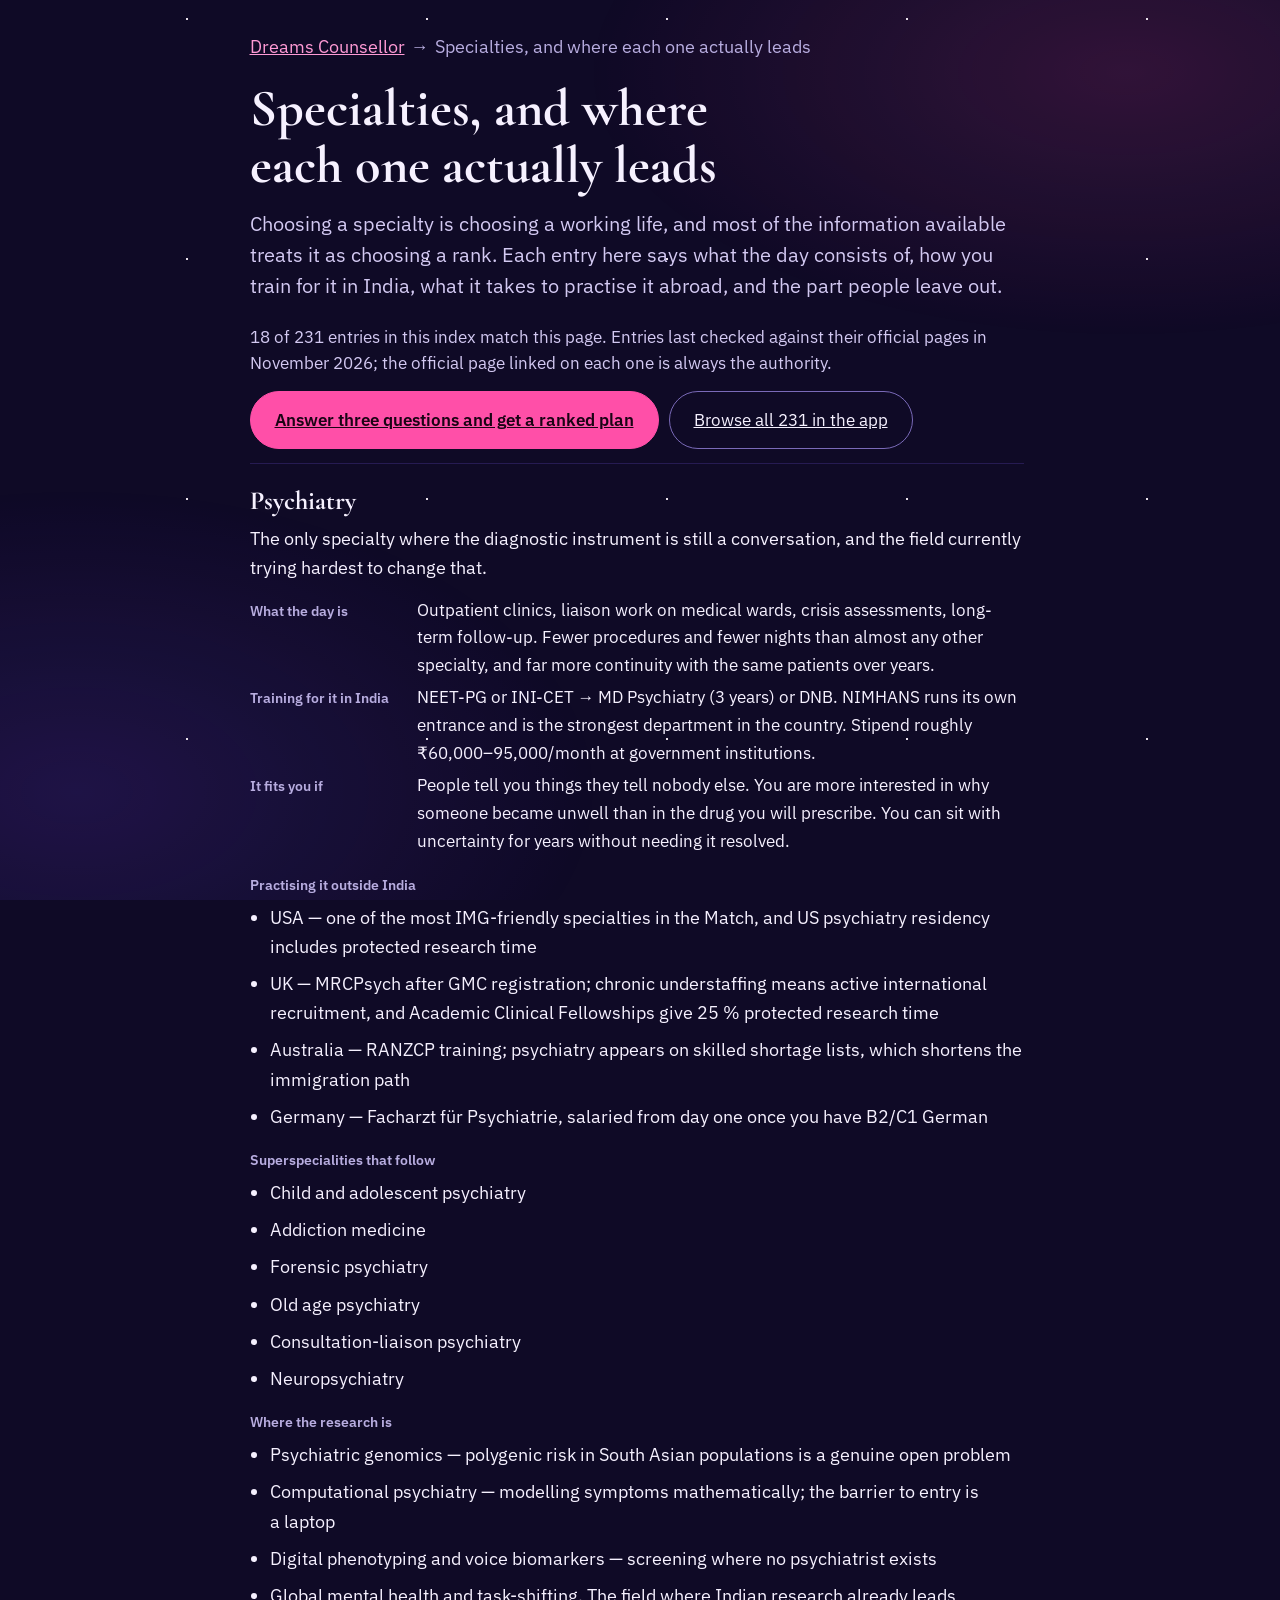
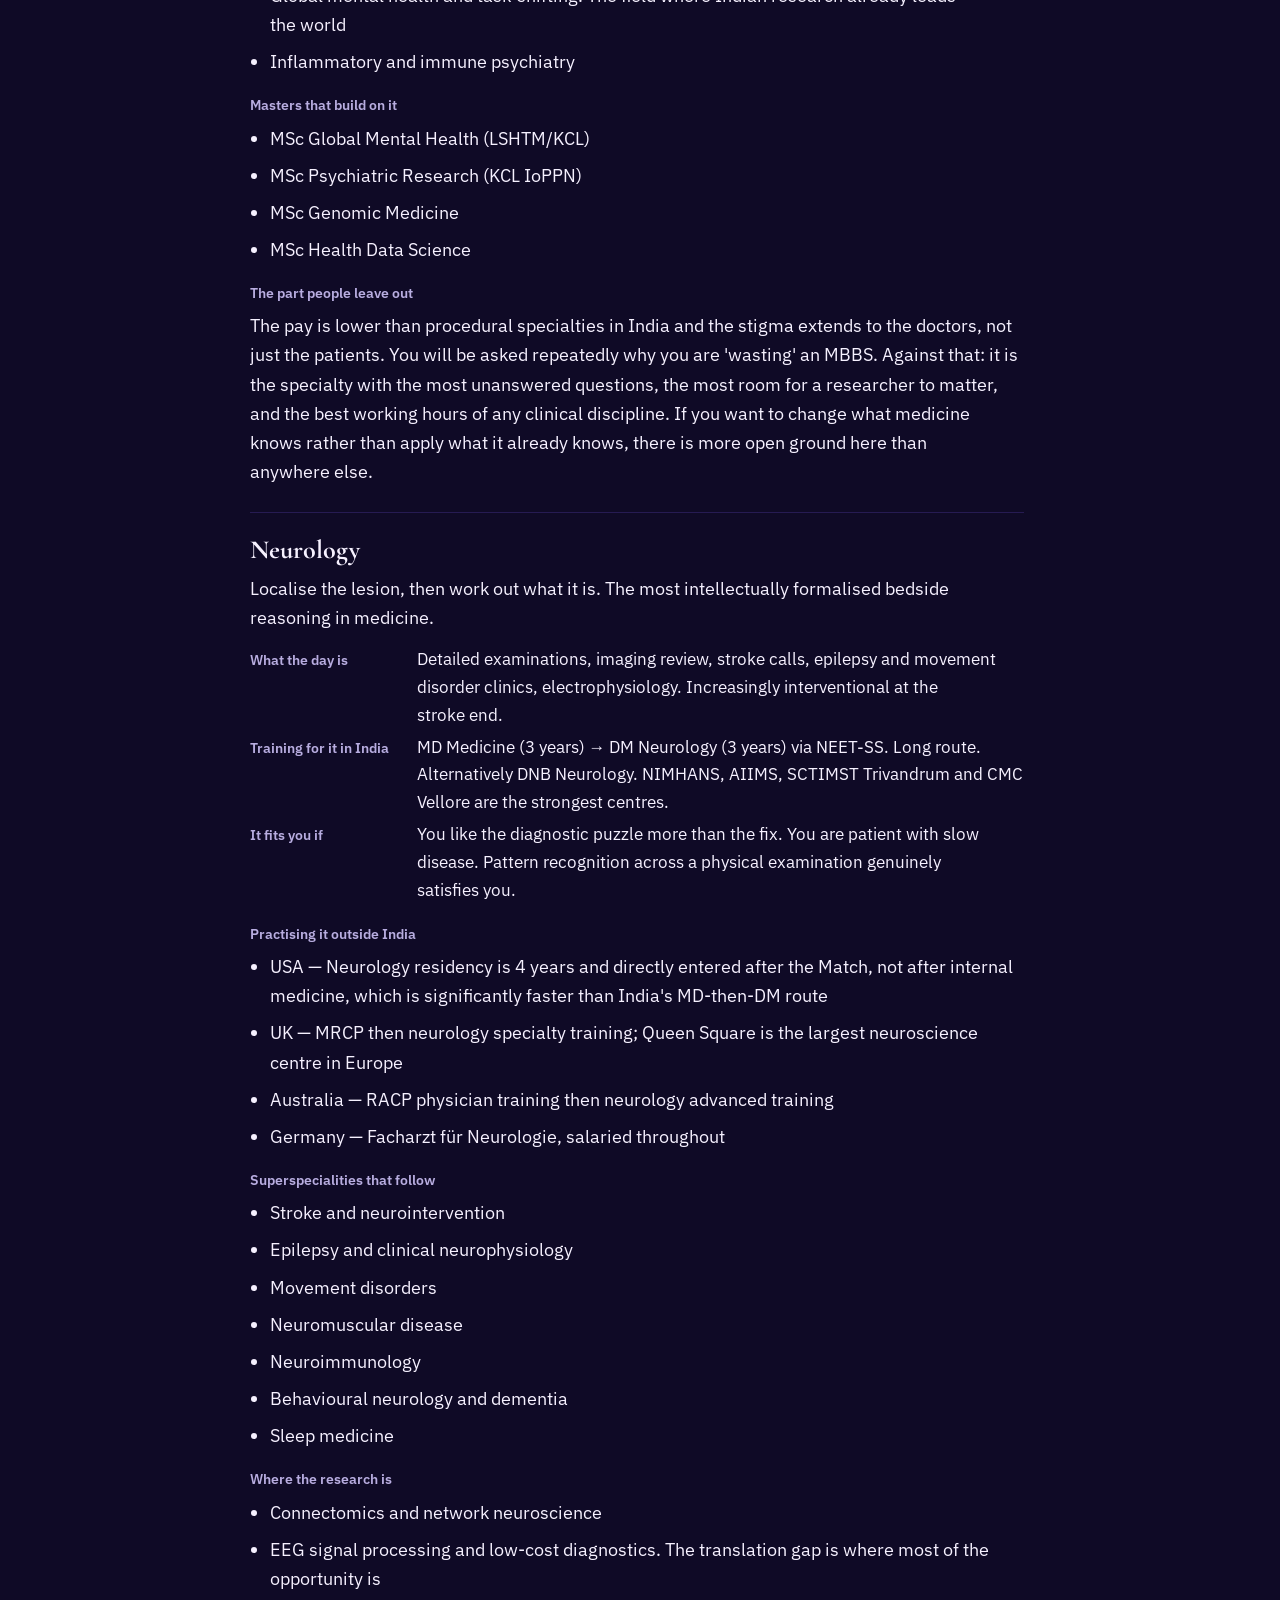
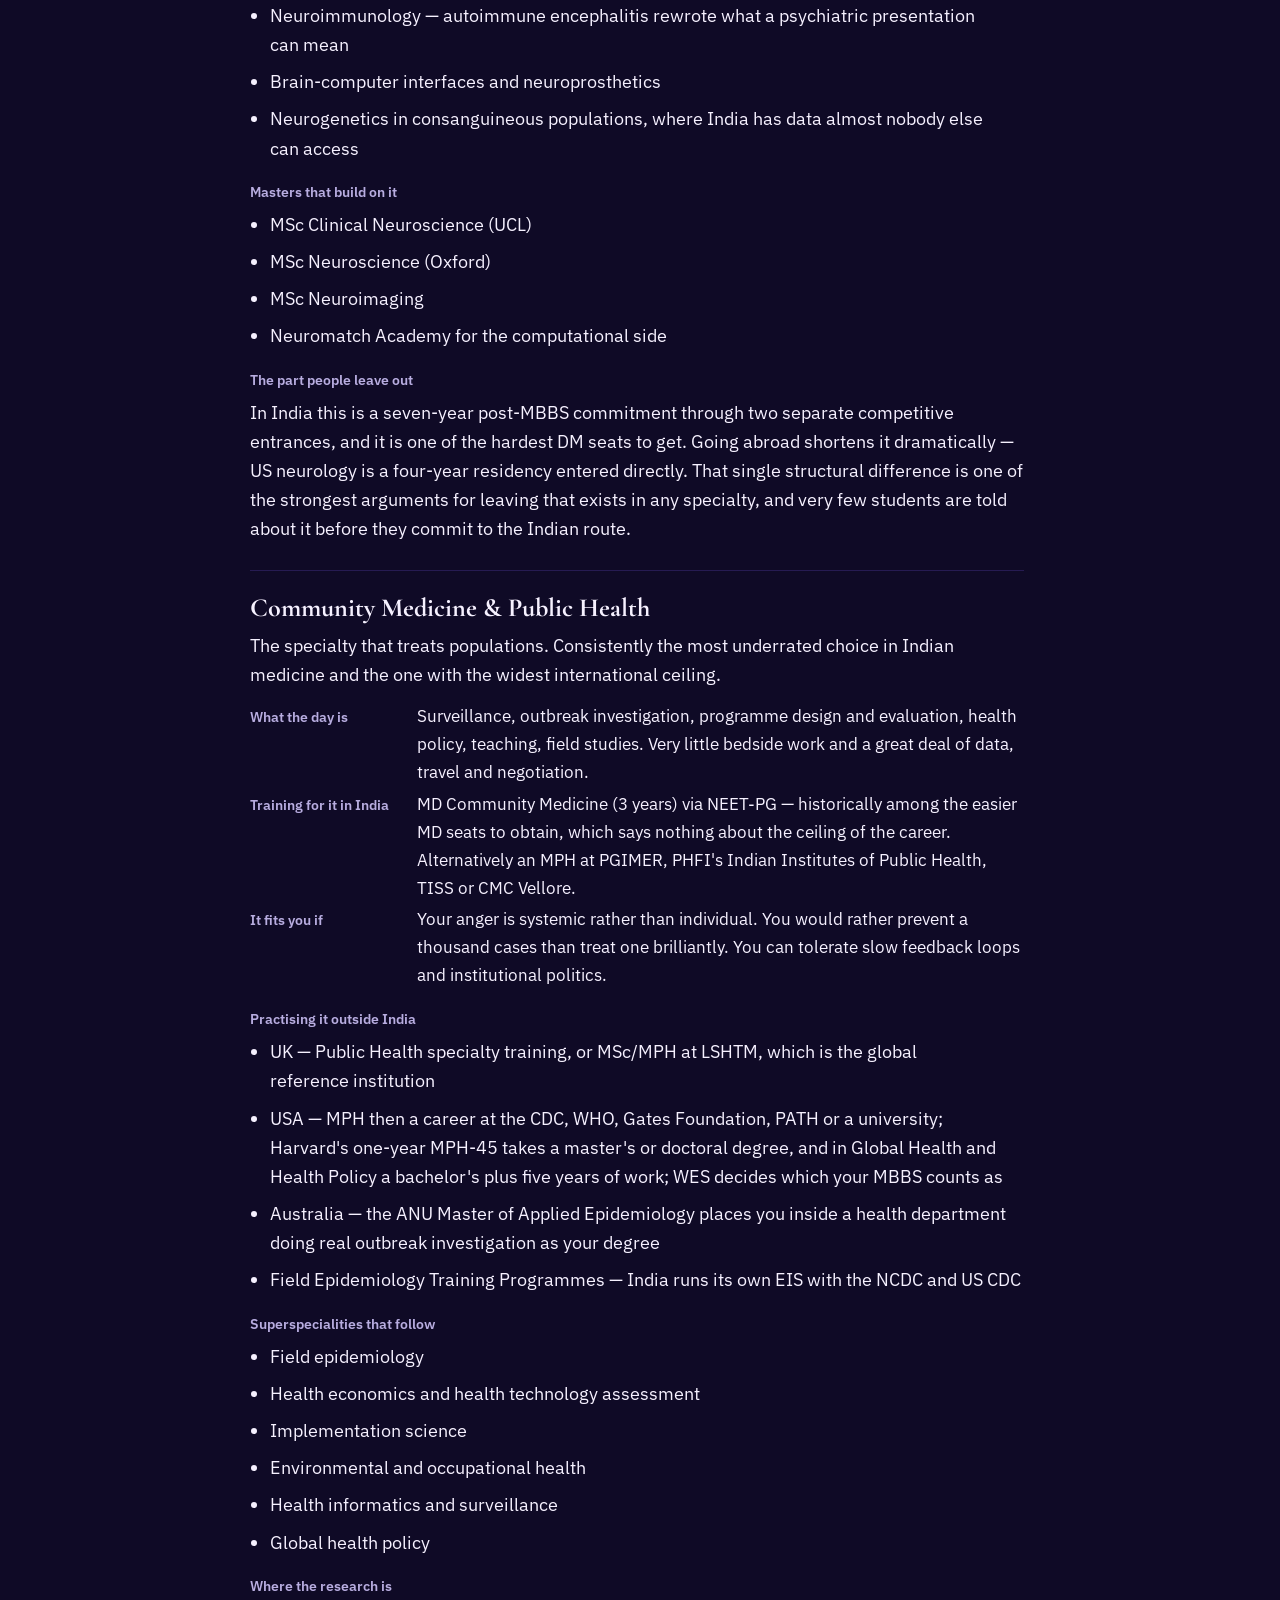
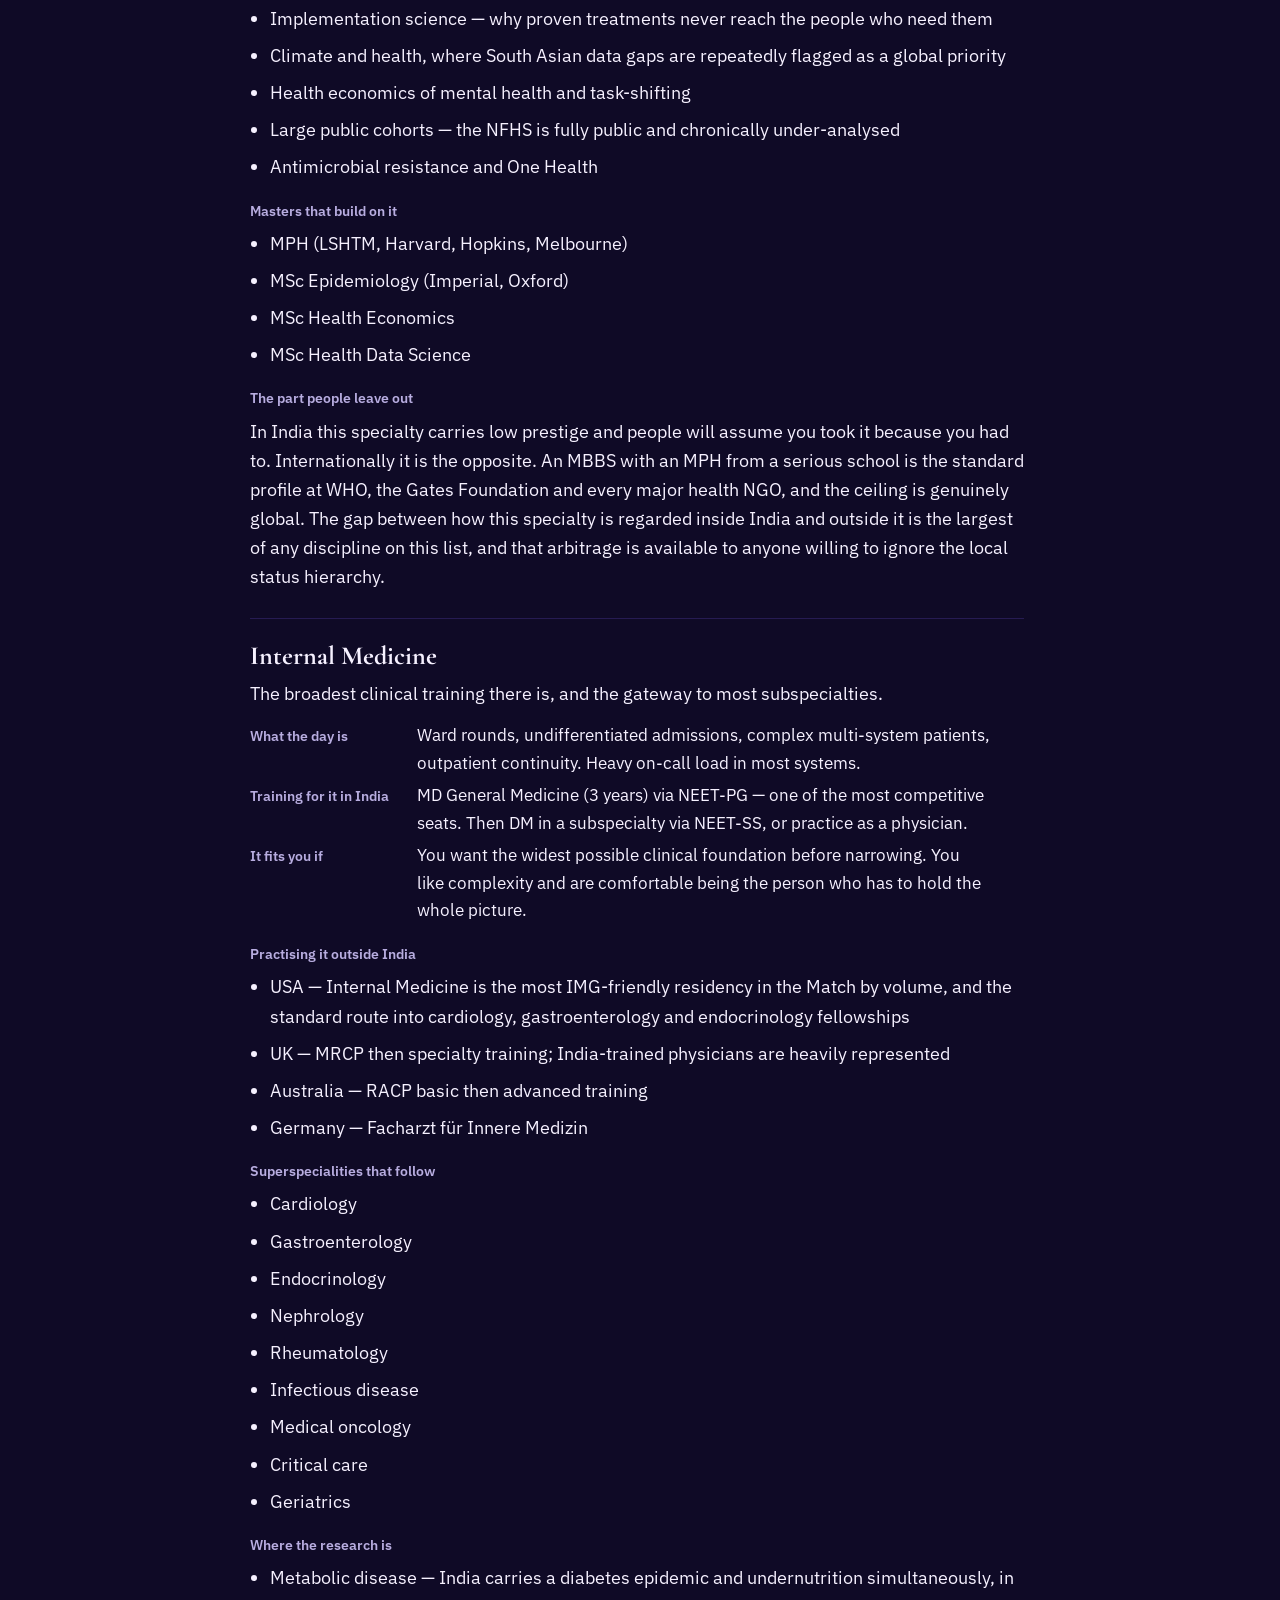
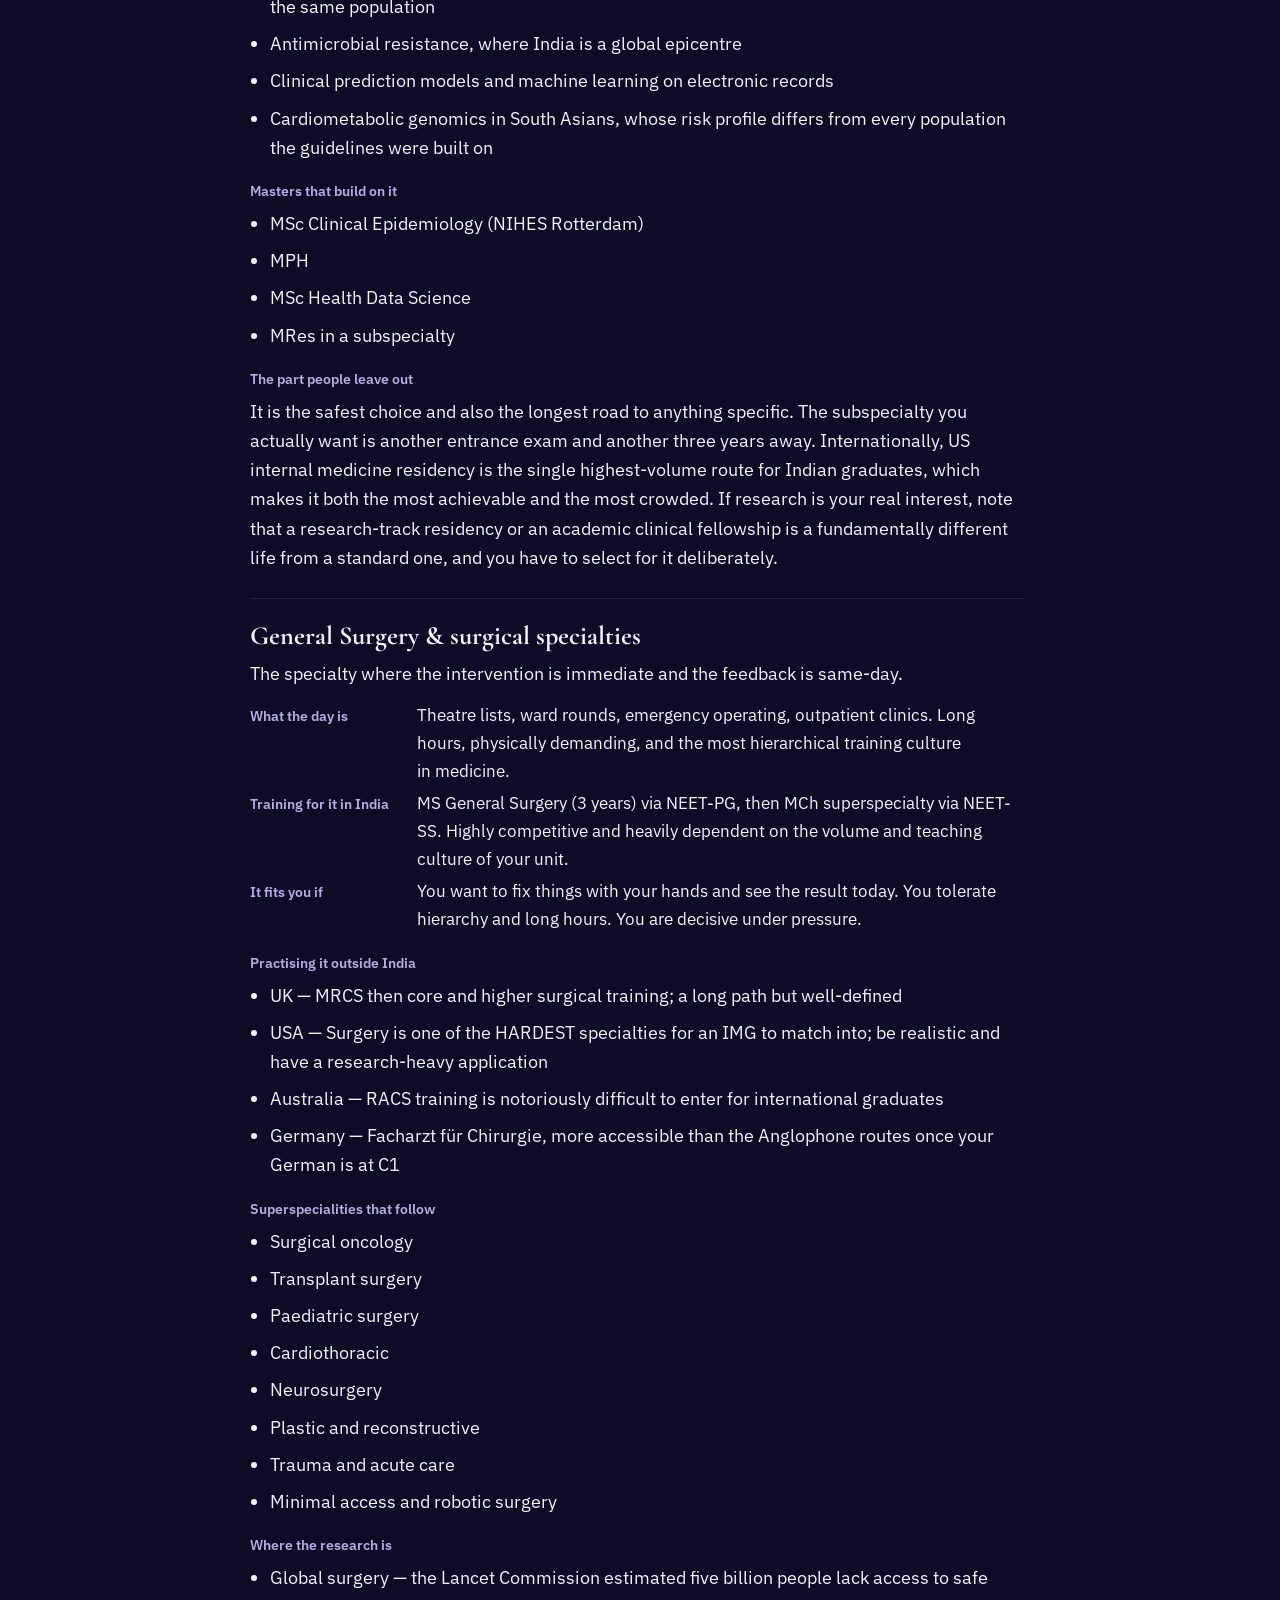
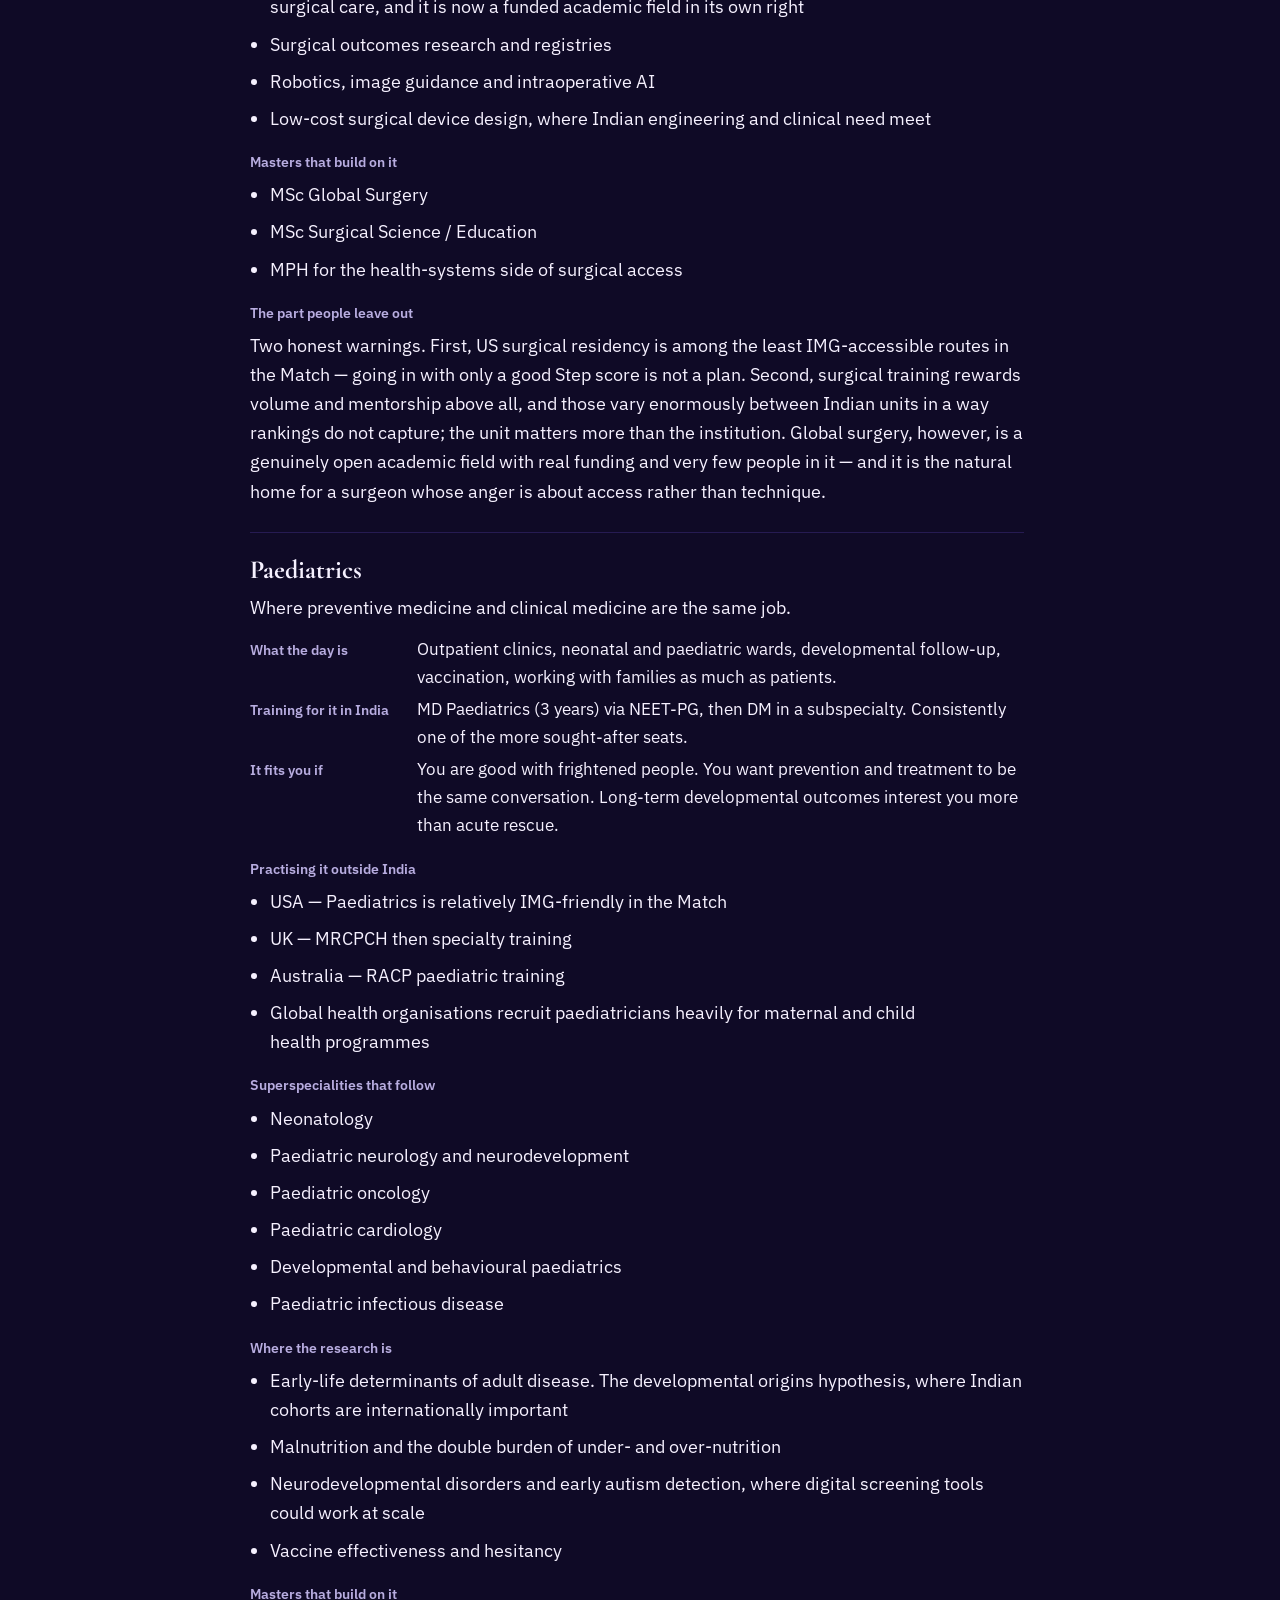
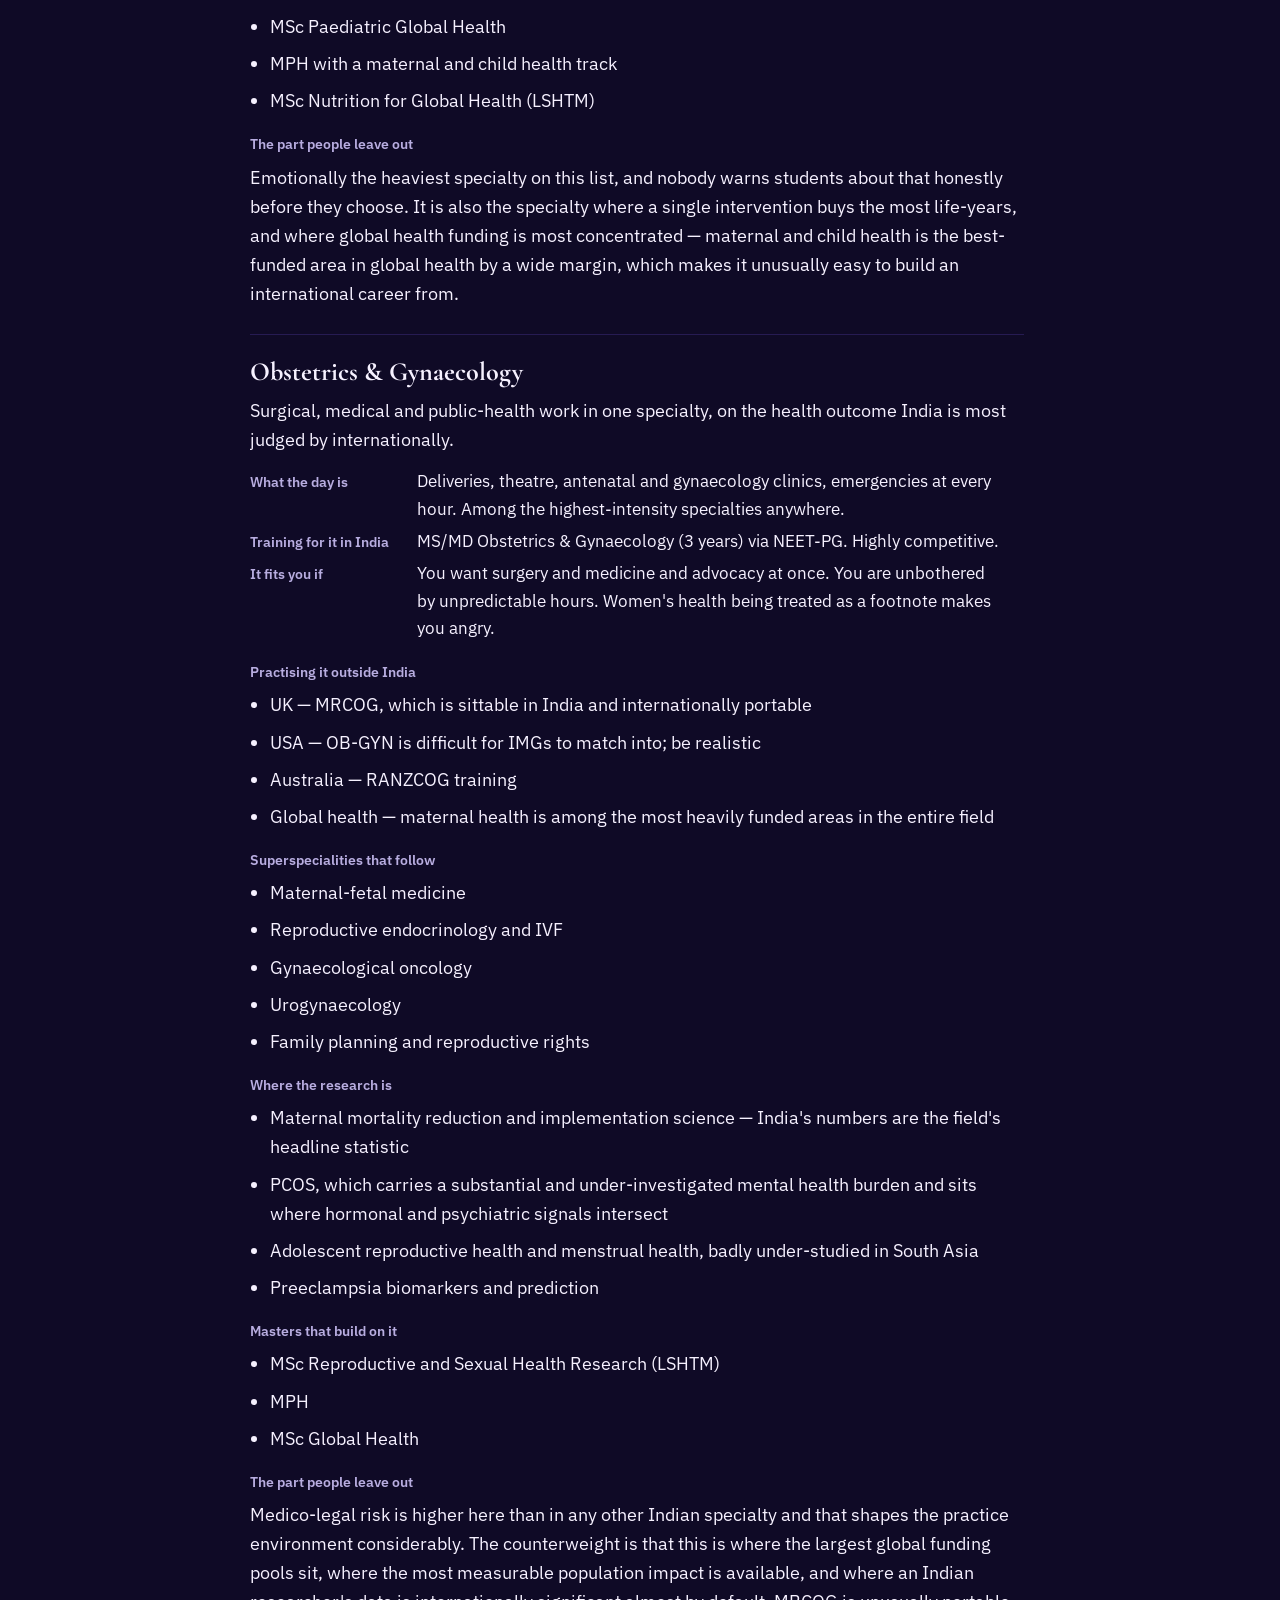
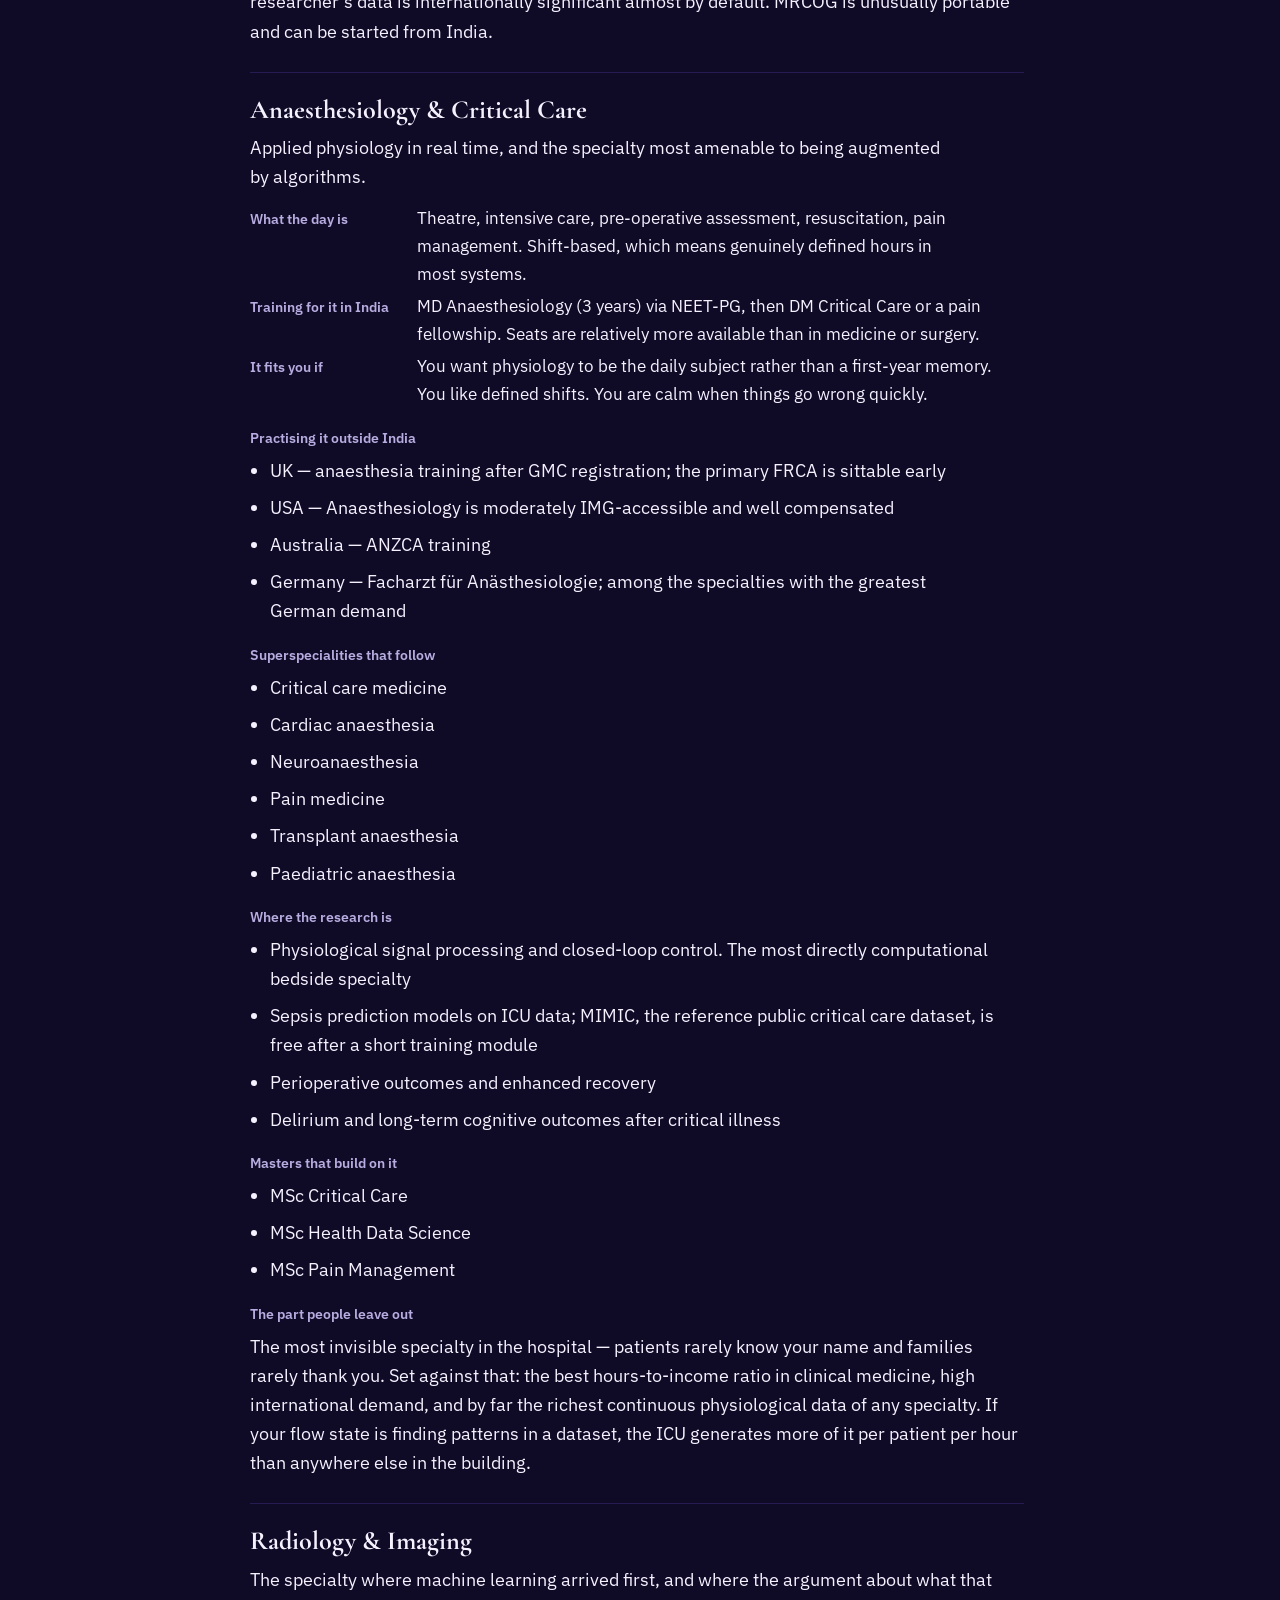
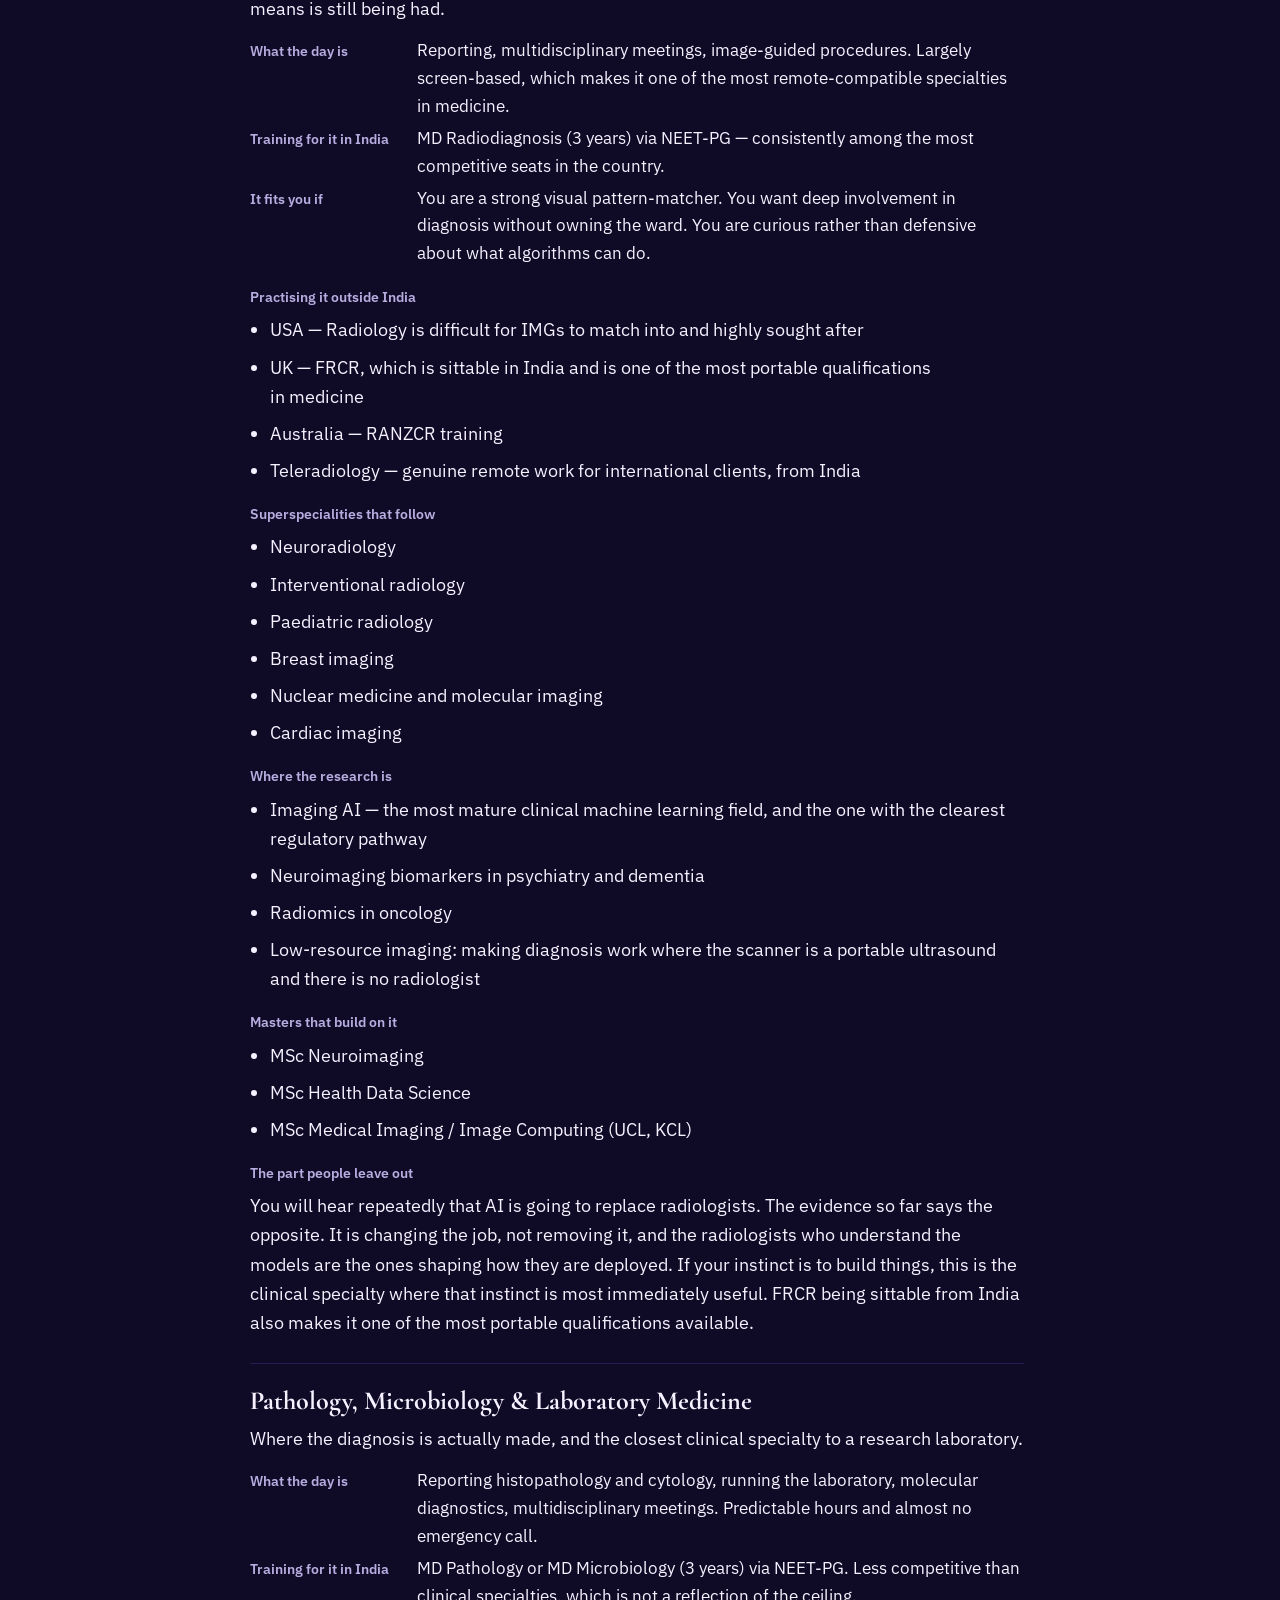
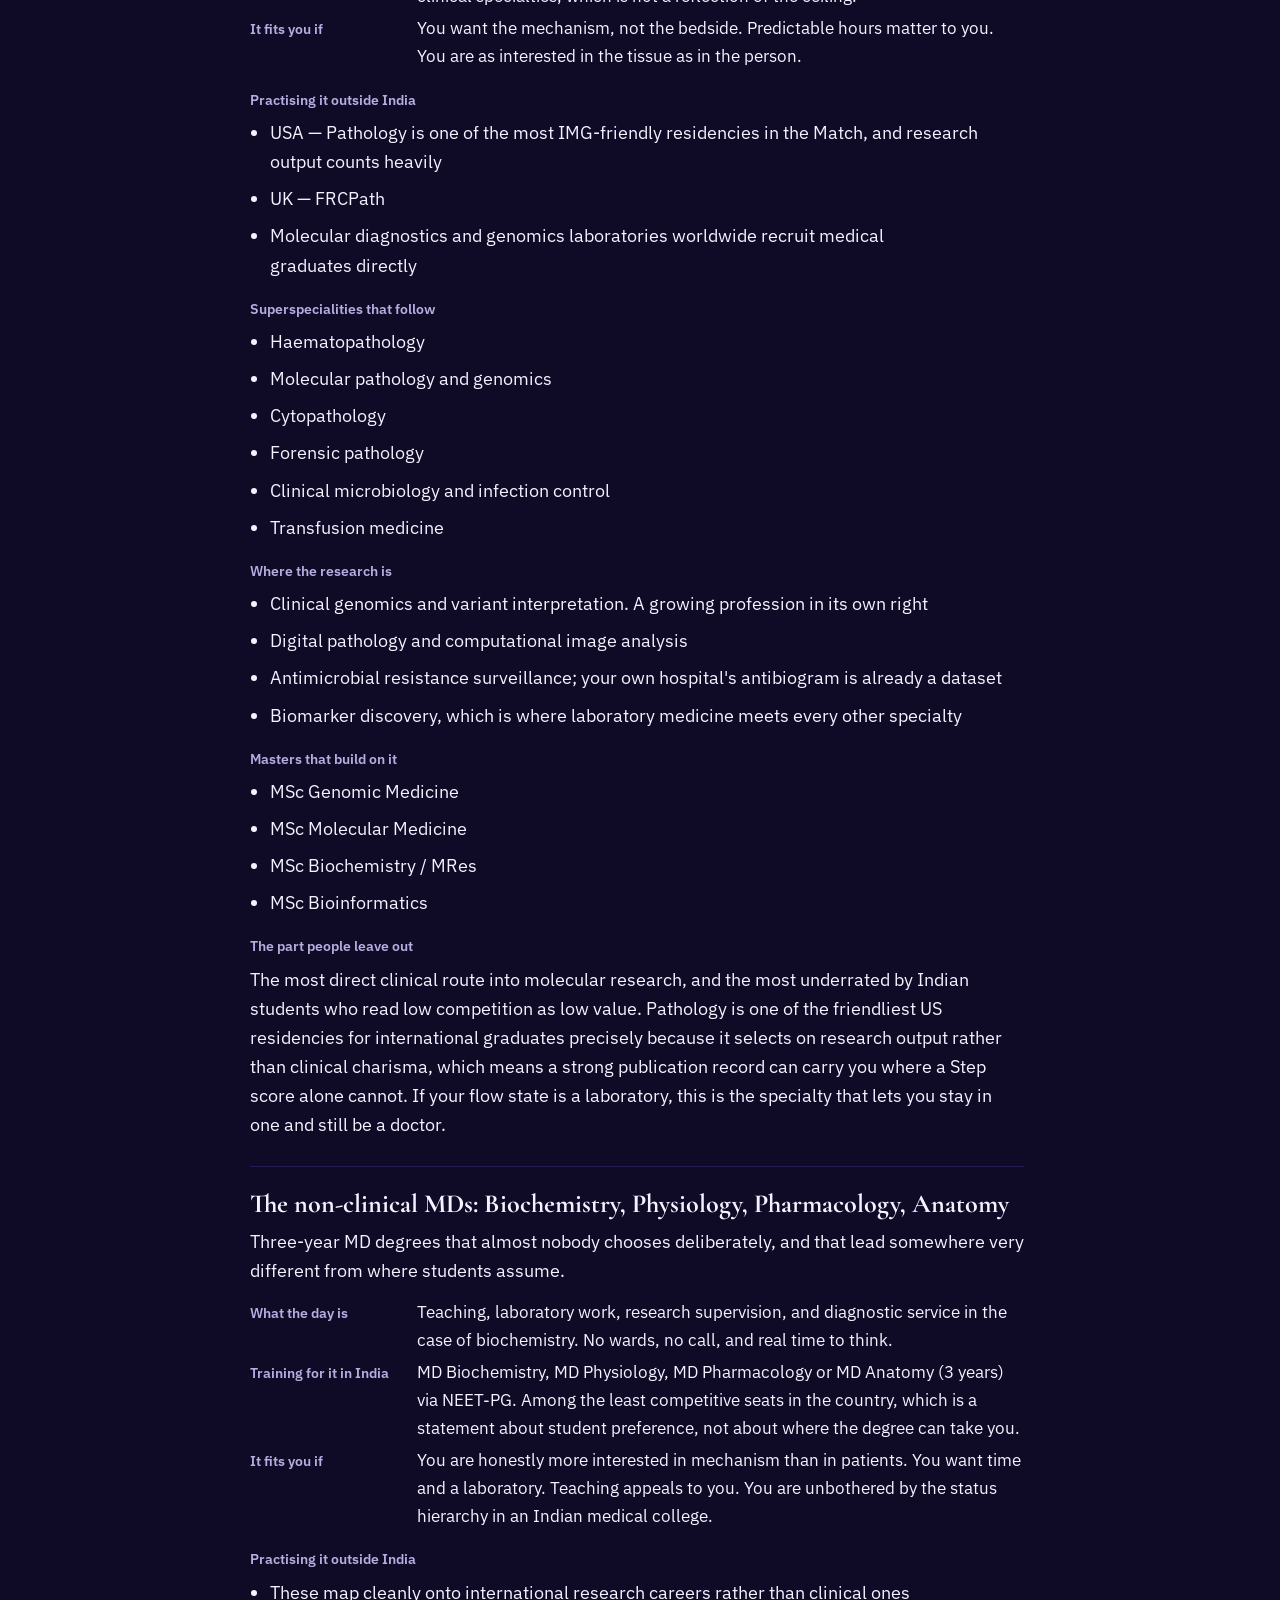
<file: specialties/index.html>
<!DOCTYPE html>
<html lang="en">
<head>
<meta charset="utf-8" />
<meta name="viewport" content="width=device-width, initial-scale=1" />
<title>Medical specialties, and where each one leads — Dreams Counsellor</title>
<meta name="description" content="Eighteen specialties an Indian medical graduate can enter, with the training route through NEET-PG, the routes abroad, the superspecialities that follow and the honest trade-off in each." />
<meta name="robots" content="index, follow, max-image-preview:large" />
<link rel="canonical" href="https://aryanmanhas12.github.io/DREAMS/specialties/" />
<meta name="theme-color" content="#0F0A26" media="(prefers-color-scheme: light)" />
<meta name="theme-color" content="#0F0A26" media="(prefers-color-scheme: dark)" />

<meta property="og:type" content="website" />
<meta property="og:site_name" content="Dreams Counsellor" />
<meta property="og:title" content="Medical specialties, and where each one leads" />
<meta property="og:description" content="Eighteen specialties an Indian medical graduate can enter, with the training route through NEET-PG, the routes abroad, the superspecialities that follow and the honest trade-off in each." />
<meta property="og:url" content="https://aryanmanhas12.github.io/DREAMS/specialties/" />
<meta property="og:image" content="https://aryanmanhas12.github.io/DREAMS/assets/og/specialties.png" />
<meta property="og:image:width" content="1200" />
<meta property="og:image:height" content="630" />
<meta property="og:image:alt" content="Specialties, and where each one actually leads — 18 of 231 entries in the Dreams Counsellor index, beside a globe marking the countries they lead to." />
<meta name="twitter:card" content="summary_large_image" />
<meta name="twitter:title" content="Medical specialties, and where each one leads" />
<meta name="twitter:description" content="Eighteen specialties an Indian medical graduate can enter, with the training route through NEET-PG, the routes abroad, the superspecialities that follow and the honest trade-off in each." />
<meta name="twitter:image" content="https://aryanmanhas12.github.io/DREAMS/assets/og/specialties.png" />

<link rel="icon" href="data:image/svg+xml,%3Csvg xmlns='http://www.w3.org/2000/svg' viewBox='0 0 32 32'%3E%3Crect width='32' height='32' rx='7' fill='%230F0A26'/%3E%3Ccircle cx='16' cy='16' r='12.5' fill='none' stroke='%23B79BFF' stroke-width='2.4'/%3E%3Cellipse cx='16' cy='16' rx='5.5' ry='12.5' fill='none' stroke='%23B79BFF' stroke-width='1.5'/%3E%3Cline x1='3.5' y1='16' x2='28.5' y2='16' stroke='%23B79BFF' stroke-width='1.5'/%3E%3Ccircle cx='20.5' cy='19.5' r='4.2' fill='%230F0A26'/%3E%3Ccircle cx='20.5' cy='19.5' r='3' fill='%23FF4FA8'/%3E%3C/svg%3E" />
<link rel="apple-touch-icon" href="../assets/icons/apple-touch-icon.png" />
<link rel="stylesheet" href="../assets/styles.css" />
<script type="application/ld+json">
{
 "@context": "https://schema.org",
 "@graph": [
  {
   "@type": "BreadcrumbList",
   "itemListElement": [
    {
     "@type": "ListItem",
     "position": 1,
     "name": "Dreams Counsellor",
     "item": "https://aryanmanhas12.github.io/DREAMS/"
    },
    {
     "@type": "ListItem",
     "position": 2,
     "name": "Specialties, and where each one actually leads",
     "item": "https://aryanmanhas12.github.io/DREAMS/specialties/"
    }
   ]
  },
  {
   "@type": "CollectionPage",
   "@id": "https://aryanmanhas12.github.io/DREAMS/specialties/",
   "url": "https://aryanmanhas12.github.io/DREAMS/specialties/",
   "name": "Medical specialties, and where each one leads",
   "description": "Eighteen specialties an Indian medical graduate can enter, with the training route through NEET-PG, the routes abroad, the superspecialities that follow and the honest trade-off in each.",
   "inLanguage": "en",
   "isPartOf": {
    "@type": "WebSite",
    "name": "Dreams Counsellor",
    "url": "https://aryanmanhas12.github.io/DREAMS/"
   },
   "mainEntity": {
    "@type": "ItemList",
    "numberOfItems": 18,
    "itemListElement": [
     {
      "@type": "ListItem",
      "position": 1,
      "name": "Psychiatry"
     },
     {
      "@type": "ListItem",
      "position": 2,
      "name": "Neurology"
     },
     {
      "@type": "ListItem",
      "position": 3,
      "name": "Community Medicine & Public Health"
     },
     {
      "@type": "ListItem",
      "position": 4,
      "name": "Internal Medicine"
     },
     {
      "@type": "ListItem",
      "position": 5,
      "name": "General Surgery & surgical specialties"
     },
     {
      "@type": "ListItem",
      "position": 6,
      "name": "Paediatrics"
     },
     {
      "@type": "ListItem",
      "position": 7,
      "name": "Obstetrics & Gynaecology"
     },
     {
      "@type": "ListItem",
      "position": 8,
      "name": "Anaesthesiology & Critical Care"
     },
     {
      "@type": "ListItem",
      "position": 9,
      "name": "Radiology & Imaging"
     },
     {
      "@type": "ListItem",
      "position": 10,
      "name": "Pathology, Microbiology & Laboratory Medicine"
     },
     {
      "@type": "ListItem",
      "position": 11,
      "name": "The non-clinical MDs: Biochemistry, Physiology, Pharmacology, Anatomy"
     },
     {
      "@type": "ListItem",
      "position": 12,
      "name": "Emergency & Family Medicine"
     },
     {
      "@type": "ListItem",
      "position": 13,
      "name": "Leaving clinical medicine — the honest options"
     },
     {
      "@type": "ListItem",
      "position": 14,
      "name": "Dermatology"
     },
     {
      "@type": "ListItem",
      "position": 15,
      "name": "Ophthalmology"
     },
     {
      "@type": "ListItem",
      "position": 16,
      "name": "Orthopaedics & Trauma"
     },
     {
      "@type": "ListItem",
      "position": 17,
      "name": "Physical Medicine & Rehabilitation"
     },
     {
      "@type": "ListItem",
      "position": 18,
      "name": "Palliative Medicine"
     }
    ]
   }
  }
 ]
}
</script>
</head>
<body>
<div class="sky sky-static" aria-hidden="true"></div>
<main class="wrap doc-page listing-page">

  <nav class="crumbs" aria-label="Breadcrumb">
    <ol>
      <li><a href="../">Dreams Counsellor</a></li>
      <li aria-current="page">Specialties, and where each one actually leads</li>
    </ol>
  </nav>

  <h1>Specialties, and where each one actually leads</h1>
  <p class="doc-lede">Choosing a specialty is choosing a working life, and most of the information available treats it as choosing a rank. Each entry here says what the day consists of, how you train for it in India, what it takes to practise it abroad, and the part people leave out.</p>

  <p class="doc-small">18 of 231 entries in this index match this page. Entries last checked against their official pages in November 2026; the official page linked on each one is always the authority.</p>

  <p class="doc-actions">
    <a class="btn btn-primary" href="../">Answer three questions and get a ranked plan</a>
    <a class="btn btn-ghost" href="../#browse">Browse all 231 in the app</a>
  </p>

  <article class="listing" id="sp-psych">
    <h2>Psychiatry</h2>
    <p class="listing-why">The only specialty where the diagnostic instrument is still a conversation, and the field currently trying hardest to change that.</p>
    <dl class="listing-facts">
      <dt>What the day is</dt><dd>Outpatient clinics, liaison work on medical wards, crisis assessments, long-term follow-up. Fewer procedures and fewer nights than almost any other specialty, and far more continuity with the same patients over years.</dd>
      <dt>Training for it in India</dt><dd>NEET-PG or INI-CET → MD Psychiatry (3 years) or DNB. NIMHANS runs its own entrance and is the strongest department in the country. Stipend roughly ₹60,000–95,000/month at government institutions.</dd>
      <dt>It fits you if</dt><dd>People tell you things they tell nobody else. You are more interested in why someone became unwell than in the drug you will prescribe. You can sit with uncertainty for years without needing it resolved.</dd>
    </dl>
    <h3>Practising it outside India</h3>
    <ul><li>USA — one of the most IMG-friendly specialties in the Match, and US psychiatry residency includes protected research time</li><li>UK — MRCPsych after GMC registration; chronic understaffing means active international recruitment, and Academic Clinical Fellowships give 25 % protected research time</li><li>Australia — RANZCP training; psychiatry appears on skilled shortage lists, which shortens the immigration path</li><li>Germany — Facharzt für Psychiatrie, salaried from day one once you have B2/C1 German</li></ul>
    <h3>Superspecialities that follow</h3>
    <ul><li>Child and adolescent psychiatry</li><li>Addiction medicine</li><li>Forensic psychiatry</li><li>Old age psychiatry</li><li>Consultation-liaison psychiatry</li><li>Neuropsychiatry</li></ul>
    <h3>Where the research is</h3>
    <ul><li>Psychiatric genomics — polygenic risk in South Asian populations is a genuine open problem</li><li>Computational psychiatry — modelling symptoms mathematically; the barrier to entry is a laptop</li><li>Digital phenotyping and voice biomarkers — screening where no psychiatrist exists</li><li>Global mental health and task-shifting. The field where Indian research already leads the world</li><li>Inflammatory and immune psychiatry</li></ul>
    <h3>Masters that build on it</h3>
    <ul><li>MSc Global Mental Health (LSHTM/KCL)</li><li>MSc Psychiatric Research (KCL IoPPN)</li><li>MSc Genomic Medicine</li><li>MSc Health Data Science</li></ul>
    <h3>The part people leave out</h3>
    <p>The pay is lower than procedural specialties in India and the stigma extends to the doctors, not just the patients. You will be asked repeatedly why you are 'wasting' an MBBS. Against that: it is the specialty with the most unanswered questions, the most room for a researcher to matter, and the best working hours of any clinical discipline. If you want to change what medicine knows rather than apply what it already knows, there is more open ground here than anywhere else.</p>
  </article>

  <article class="listing" id="sp-neuro">
    <h2>Neurology</h2>
    <p class="listing-why">Localise the lesion, then work out what it is. The most intellectually formalised bedside reasoning in medicine.</p>
    <dl class="listing-facts">
      <dt>What the day is</dt><dd>Detailed examinations, imaging review, stroke calls, epilepsy and movement disorder clinics, electrophysiology. Increasingly interventional at the stroke end.</dd>
      <dt>Training for it in India</dt><dd>MD Medicine (3 years) → DM Neurology (3 years) via NEET-SS. Long route. Alternatively DNB Neurology. NIMHANS, AIIMS, SCTIMST Trivandrum and CMC Vellore are the strongest centres.</dd>
      <dt>It fits you if</dt><dd>You like the diagnostic puzzle more than the fix. You are patient with slow disease. Pattern recognition across a physical examination genuinely satisfies you.</dd>
    </dl>
    <h3>Practising it outside India</h3>
    <ul><li>USA — Neurology residency is 4 years and directly entered after the Match, not after internal medicine, which is significantly faster than India's MD-then-DM route</li><li>UK — MRCP then neurology specialty training; Queen Square is the largest neuroscience centre in Europe</li><li>Australia — RACP physician training then neurology advanced training</li><li>Germany — Facharzt für Neurologie, salaried throughout</li></ul>
    <h3>Superspecialities that follow</h3>
    <ul><li>Stroke and neurointervention</li><li>Epilepsy and clinical neurophysiology</li><li>Movement disorders</li><li>Neuromuscular disease</li><li>Neuroimmunology</li><li>Behavioural neurology and dementia</li><li>Sleep medicine</li></ul>
    <h3>Where the research is</h3>
    <ul><li>Connectomics and network neuroscience</li><li>EEG signal processing and low-cost diagnostics. The translation gap is where most of the opportunity is</li><li>Neuroimmunology — autoimmune encephalitis rewrote what a psychiatric presentation can mean</li><li>Brain-computer interfaces and neuroprosthetics</li><li>Neurogenetics in consanguineous populations, where India has data almost nobody else can access</li></ul>
    <h3>Masters that build on it</h3>
    <ul><li>MSc Clinical Neuroscience (UCL)</li><li>MSc Neuroscience (Oxford)</li><li>MSc Neuroimaging</li><li>Neuromatch Academy for the computational side</li></ul>
    <h3>The part people leave out</h3>
    <p>In India this is a seven-year post-MBBS commitment through two separate competitive entrances, and it is one of the hardest DM seats to get. Going abroad shortens it dramatically — US neurology is a four-year residency entered directly. That single structural difference is one of the strongest arguments for leaving that exists in any specialty, and very few students are told about it before they commit to the Indian route.</p>
  </article>

  <article class="listing" id="sp-commed">
    <h2>Community Medicine &amp; Public Health</h2>
    <p class="listing-why">The specialty that treats populations. Consistently the most underrated choice in Indian medicine and the one with the widest international ceiling.</p>
    <dl class="listing-facts">
      <dt>What the day is</dt><dd>Surveillance, outbreak investigation, programme design and evaluation, health policy, teaching, field studies. Very little bedside work and a great deal of data, travel and negotiation.</dd>
      <dt>Training for it in India</dt><dd>MD Community Medicine (3 years) via NEET-PG — historically among the easier MD seats to obtain, which says nothing about the ceiling of the career. Alternatively an MPH at PGIMER, PHFI's Indian Institutes of Public Health, TISS or CMC Vellore.</dd>
      <dt>It fits you if</dt><dd>Your anger is systemic rather than individual. You would rather prevent a thousand cases than treat one brilliantly. You can tolerate slow feedback loops and institutional politics.</dd>
    </dl>
    <h3>Practising it outside India</h3>
    <ul><li>UK — Public Health specialty training, or MSc/MPH at LSHTM, which is the global reference institution</li><li>USA — MPH then a career at the CDC, WHO, Gates Foundation, PATH or a university; Harvard's one-year MPH-45 takes a master's or doctoral degree, and in Global Health and Health Policy a bachelor's plus five years of work; WES decides which your MBBS counts as</li><li>Australia — the ANU Master of Applied Epidemiology places you inside a health department doing real outbreak investigation as your degree</li><li>Field Epidemiology Training Programmes — India runs its own EIS with the NCDC and US CDC</li></ul>
    <h3>Superspecialities that follow</h3>
    <ul><li>Field epidemiology</li><li>Health economics and health technology assessment</li><li>Implementation science</li><li>Environmental and occupational health</li><li>Health informatics and surveillance</li><li>Global health policy</li></ul>
    <h3>Where the research is</h3>
    <ul><li>Implementation science — why proven treatments never reach the people who need them</li><li>Climate and health, where South Asian data gaps are repeatedly flagged as a global priority</li><li>Health economics of mental health and task-shifting</li><li>Large public cohorts — the NFHS is fully public and chronically under-analysed</li><li>Antimicrobial resistance and One Health</li></ul>
    <h3>Masters that build on it</h3>
    <ul><li>MPH (LSHTM, Harvard, Hopkins, Melbourne)</li><li>MSc Epidemiology (Imperial, Oxford)</li><li>MSc Health Economics</li><li>MSc Health Data Science</li></ul>
    <h3>The part people leave out</h3>
    <p>In India this specialty carries low prestige and people will assume you took it because you had to. Internationally it is the opposite. An MBBS with an MPH from a serious school is the standard profile at WHO, the Gates Foundation and every major health NGO, and the ceiling is genuinely global. The gap between how this specialty is regarded inside India and outside it is the largest of any discipline on this list, and that arbitrage is available to anyone willing to ignore the local status hierarchy.</p>
  </article>

  <article class="listing" id="sp-medicine">
    <h2>Internal Medicine</h2>
    <p class="listing-why">The broadest clinical training there is, and the gateway to most subspecialties.</p>
    <dl class="listing-facts">
      <dt>What the day is</dt><dd>Ward rounds, undifferentiated admissions, complex multi-system patients, outpatient continuity. Heavy on-call load in most systems.</dd>
      <dt>Training for it in India</dt><dd>MD General Medicine (3 years) via NEET-PG — one of the most competitive seats. Then DM in a subspecialty via NEET-SS, or practice as a physician.</dd>
      <dt>It fits you if</dt><dd>You want the widest possible clinical foundation before narrowing. You like complexity and are comfortable being the person who has to hold the whole picture.</dd>
    </dl>
    <h3>Practising it outside India</h3>
    <ul><li>USA — Internal Medicine is the most IMG-friendly residency in the Match by volume, and the standard route into cardiology, gastroenterology and endocrinology fellowships</li><li>UK — MRCP then specialty training; India-trained physicians are heavily represented</li><li>Australia — RACP basic then advanced training</li><li>Germany — Facharzt für Innere Medizin</li></ul>
    <h3>Superspecialities that follow</h3>
    <ul><li>Cardiology</li><li>Gastroenterology</li><li>Endocrinology</li><li>Nephrology</li><li>Rheumatology</li><li>Infectious disease</li><li>Medical oncology</li><li>Critical care</li><li>Geriatrics</li></ul>
    <h3>Where the research is</h3>
    <ul><li>Metabolic disease — India carries a diabetes epidemic and undernutrition simultaneously, in the same population</li><li>Antimicrobial resistance, where India is a global epicentre</li><li>Clinical prediction models and machine learning on electronic records</li><li>Cardiometabolic genomics in South Asians, whose risk profile differs from every population the guidelines were built on</li></ul>
    <h3>Masters that build on it</h3>
    <ul><li>MSc Clinical Epidemiology (NIHES Rotterdam)</li><li>MPH</li><li>MSc Health Data Science</li><li>MRes in a subspecialty</li></ul>
    <h3>The part people leave out</h3>
    <p>It is the safest choice and also the longest road to anything specific. The subspecialty you actually want is another entrance exam and another three years away. Internationally, US internal medicine residency is the single highest-volume route for Indian graduates, which makes it both the most achievable and the most crowded. If research is your real interest, note that a research-track residency or an academic clinical fellowship is a fundamentally different life from a standard one, and you have to select for it deliberately.</p>
  </article>

  <article class="listing" id="sp-surgery">
    <h2>General Surgery &amp; surgical specialties</h2>
    <p class="listing-why">The specialty where the intervention is immediate and the feedback is same-day.</p>
    <dl class="listing-facts">
      <dt>What the day is</dt><dd>Theatre lists, ward rounds, emergency operating, outpatient clinics. Long hours, physically demanding, and the most hierarchical training culture in medicine.</dd>
      <dt>Training for it in India</dt><dd>MS General Surgery (3 years) via NEET-PG, then MCh superspecialty via NEET-SS. Highly competitive and heavily dependent on the volume and teaching culture of your unit.</dd>
      <dt>It fits you if</dt><dd>You want to fix things with your hands and see the result today. You tolerate hierarchy and long hours. You are decisive under pressure.</dd>
    </dl>
    <h3>Practising it outside India</h3>
    <ul><li>UK — MRCS then core and higher surgical training; a long path but well-defined</li><li>USA — Surgery is one of the HARDEST specialties for an IMG to match into; be realistic and have a research-heavy application</li><li>Australia — RACS training is notoriously difficult to enter for international graduates</li><li>Germany — Facharzt für Chirurgie, more accessible than the Anglophone routes once your German is at C1</li></ul>
    <h3>Superspecialities that follow</h3>
    <ul><li>Surgical oncology</li><li>Transplant surgery</li><li>Paediatric surgery</li><li>Cardiothoracic</li><li>Neurosurgery</li><li>Plastic and reconstructive</li><li>Trauma and acute care</li><li>Minimal access and robotic surgery</li></ul>
    <h3>Where the research is</h3>
    <ul><li>Global surgery — the Lancet Commission estimated five billion people lack access to safe surgical care, and it is now a funded academic field in its own right</li><li>Surgical outcomes research and registries</li><li>Robotics, image guidance and intraoperative AI</li><li>Low-cost surgical device design, where Indian engineering and clinical need meet</li></ul>
    <h3>Masters that build on it</h3>
    <ul><li>MSc Global Surgery</li><li>MSc Surgical Science / Education</li><li>MPH for the health-systems side of surgical access</li></ul>
    <h3>The part people leave out</h3>
    <p>Two honest warnings. First, US surgical residency is among the least IMG-accessible routes in the Match — going in with only a good Step score is not a plan. Second, surgical training rewards volume and mentorship above all, and those vary enormously between Indian units in a way rankings do not capture; the unit matters more than the institution. Global surgery, however, is a genuinely open academic field with real funding and very few people in it — and it is the natural home for a surgeon whose anger is about access rather than technique.</p>
  </article>

  <article class="listing" id="sp-paeds">
    <h2>Paediatrics</h2>
    <p class="listing-why">Where preventive medicine and clinical medicine are the same job.</p>
    <dl class="listing-facts">
      <dt>What the day is</dt><dd>Outpatient clinics, neonatal and paediatric wards, developmental follow-up, vaccination, working with families as much as patients.</dd>
      <dt>Training for it in India</dt><dd>MD Paediatrics (3 years) via NEET-PG, then DM in a subspecialty. Consistently one of the more sought-after seats.</dd>
      <dt>It fits you if</dt><dd>You are good with frightened people. You want prevention and treatment to be the same conversation. Long-term developmental outcomes interest you more than acute rescue.</dd>
    </dl>
    <h3>Practising it outside India</h3>
    <ul><li>USA — Paediatrics is relatively IMG-friendly in the Match</li><li>UK — MRCPCH then specialty training</li><li>Australia — RACP paediatric training</li><li>Global health organisations recruit paediatricians heavily for maternal and child health programmes</li></ul>
    <h3>Superspecialities that follow</h3>
    <ul><li>Neonatology</li><li>Paediatric neurology and neurodevelopment</li><li>Paediatric oncology</li><li>Paediatric cardiology</li><li>Developmental and behavioural paediatrics</li><li>Paediatric infectious disease</li></ul>
    <h3>Where the research is</h3>
    <ul><li>Early-life determinants of adult disease. The developmental origins hypothesis, where Indian cohorts are internationally important</li><li>Malnutrition and the double burden of under- and over-nutrition</li><li>Neurodevelopmental disorders and early autism detection, where digital screening tools could work at scale</li><li>Vaccine effectiveness and hesitancy</li></ul>
    <h3>Masters that build on it</h3>
    <ul><li>MSc Paediatric Global Health</li><li>MPH with a maternal and child health track</li><li>MSc Nutrition for Global Health (LSHTM)</li></ul>
    <h3>The part people leave out</h3>
    <p>Emotionally the heaviest specialty on this list, and nobody warns students about that honestly before they choose. It is also the specialty where a single intervention buys the most life-years, and where global health funding is most concentrated — maternal and child health is the best-funded area in global health by a wide margin, which makes it unusually easy to build an international career from.</p>
  </article>

  <article class="listing" id="sp-obgyn">
    <h2>Obstetrics &amp; Gynaecology</h2>
    <p class="listing-why">Surgical, medical and public-health work in one specialty, on the health outcome India is most judged by internationally.</p>
    <dl class="listing-facts">
      <dt>What the day is</dt><dd>Deliveries, theatre, antenatal and gynaecology clinics, emergencies at every hour. Among the highest-intensity specialties anywhere.</dd>
      <dt>Training for it in India</dt><dd>MS/MD Obstetrics &amp; Gynaecology (3 years) via NEET-PG. Highly competitive.</dd>
      <dt>It fits you if</dt><dd>You want surgery and medicine and advocacy at once. You are unbothered by unpredictable hours. Women's health being treated as a footnote makes you angry.</dd>
    </dl>
    <h3>Practising it outside India</h3>
    <ul><li>UK — MRCOG, which is sittable in India and internationally portable</li><li>USA — OB-GYN is difficult for IMGs to match into; be realistic</li><li>Australia — RANZCOG training</li><li>Global health — maternal health is among the most heavily funded areas in the entire field</li></ul>
    <h3>Superspecialities that follow</h3>
    <ul><li>Maternal-fetal medicine</li><li>Reproductive endocrinology and IVF</li><li>Gynaecological oncology</li><li>Urogynaecology</li><li>Family planning and reproductive rights</li></ul>
    <h3>Where the research is</h3>
    <ul><li>Maternal mortality reduction and implementation science — India's numbers are the field's headline statistic</li><li>PCOS, which carries a substantial and under-investigated mental health burden and sits where hormonal and psychiatric signals intersect</li><li>Adolescent reproductive health and menstrual health, badly under-studied in South Asia</li><li>Preeclampsia biomarkers and prediction</li></ul>
    <h3>Masters that build on it</h3>
    <ul><li>MSc Reproductive and Sexual Health Research (LSHTM)</li><li>MPH</li><li>MSc Global Health</li></ul>
    <h3>The part people leave out</h3>
    <p>Medico-legal risk is higher here than in any other Indian specialty and that shapes the practice environment considerably. The counterweight is that this is where the largest global funding pools sit, where the most measurable population impact is available, and where an Indian researcher's data is internationally significant almost by default. MRCOG is unusually portable and can be started from India.</p>
  </article>

  <article class="listing" id="sp-anaes">
    <h2>Anaesthesiology &amp; Critical Care</h2>
    <p class="listing-why">Applied physiology in real time, and the specialty most amenable to being augmented by algorithms.</p>
    <dl class="listing-facts">
      <dt>What the day is</dt><dd>Theatre, intensive care, pre-operative assessment, resuscitation, pain management. Shift-based, which means genuinely defined hours in most systems.</dd>
      <dt>Training for it in India</dt><dd>MD Anaesthesiology (3 years) via NEET-PG, then DM Critical Care or a pain fellowship. Seats are relatively more available than in medicine or surgery.</dd>
      <dt>It fits you if</dt><dd>You want physiology to be the daily subject rather than a first-year memory. You like defined shifts. You are calm when things go wrong quickly.</dd>
    </dl>
    <h3>Practising it outside India</h3>
    <ul><li>UK — anaesthesia training after GMC registration; the primary FRCA is sittable early</li><li>USA — Anaesthesiology is moderately IMG-accessible and well compensated</li><li>Australia — ANZCA training</li><li>Germany — Facharzt für Anästhesiologie; among the specialties with the greatest German demand</li></ul>
    <h3>Superspecialities that follow</h3>
    <ul><li>Critical care medicine</li><li>Cardiac anaesthesia</li><li>Neuroanaesthesia</li><li>Pain medicine</li><li>Transplant anaesthesia</li><li>Paediatric anaesthesia</li></ul>
    <h3>Where the research is</h3>
    <ul><li>Physiological signal processing and closed-loop control. The most directly computational bedside specialty</li><li>Sepsis prediction models on ICU data; MIMIC, the reference public critical care dataset, is free after a short training module</li><li>Perioperative outcomes and enhanced recovery</li><li>Delirium and long-term cognitive outcomes after critical illness</li></ul>
    <h3>Masters that build on it</h3>
    <ul><li>MSc Critical Care</li><li>MSc Health Data Science</li><li>MSc Pain Management</li></ul>
    <h3>The part people leave out</h3>
    <p>The most invisible specialty in the hospital — patients rarely know your name and families rarely thank you. Set against that: the best hours-to-income ratio in clinical medicine, high international demand, and by far the richest continuous physiological data of any specialty. If your flow state is finding patterns in a dataset, the ICU generates more of it per patient per hour than anywhere else in the building.</p>
  </article>

  <article class="listing" id="sp-radiology">
    <h2>Radiology &amp; Imaging</h2>
    <p class="listing-why">The specialty where machine learning arrived first, and where the argument about what that means is still being had.</p>
    <dl class="listing-facts">
      <dt>What the day is</dt><dd>Reporting, multidisciplinary meetings, image-guided procedures. Largely screen-based, which makes it one of the most remote-compatible specialties in medicine.</dd>
      <dt>Training for it in India</dt><dd>MD Radiodiagnosis (3 years) via NEET-PG — consistently among the most competitive seats in the country.</dd>
      <dt>It fits you if</dt><dd>You are a strong visual pattern-matcher. You want deep involvement in diagnosis without owning the ward. You are curious rather than defensive about what algorithms can do.</dd>
    </dl>
    <h3>Practising it outside India</h3>
    <ul><li>USA — Radiology is difficult for IMGs to match into and highly sought after</li><li>UK — FRCR, which is sittable in India and is one of the most portable qualifications in medicine</li><li>Australia — RANZCR training</li><li>Teleradiology — genuine remote work for international clients, from India</li></ul>
    <h3>Superspecialities that follow</h3>
    <ul><li>Neuroradiology</li><li>Interventional radiology</li><li>Paediatric radiology</li><li>Breast imaging</li><li>Nuclear medicine and molecular imaging</li><li>Cardiac imaging</li></ul>
    <h3>Where the research is</h3>
    <ul><li>Imaging AI — the most mature clinical machine learning field, and the one with the clearest regulatory pathway</li><li>Neuroimaging biomarkers in psychiatry and dementia</li><li>Radiomics in oncology</li><li>Low-resource imaging: making diagnosis work where the scanner is a portable ultrasound and there is no radiologist</li></ul>
    <h3>Masters that build on it</h3>
    <ul><li>MSc Neuroimaging</li><li>MSc Health Data Science</li><li>MSc Medical Imaging / Image Computing (UCL, KCL)</li></ul>
    <h3>The part people leave out</h3>
    <p>You will hear repeatedly that AI is going to replace radiologists. The evidence so far says the opposite. It is changing the job, not removing it, and the radiologists who understand the models are the ones shaping how they are deployed. If your instinct is to build things, this is the clinical specialty where that instinct is most immediately useful. FRCR being sittable from India also makes it one of the most portable qualifications available.</p>
  </article>

  <article class="listing" id="sp-path">
    <h2>Pathology, Microbiology &amp; Laboratory Medicine</h2>
    <p class="listing-why">Where the diagnosis is actually made, and the closest clinical specialty to a research laboratory.</p>
    <dl class="listing-facts">
      <dt>What the day is</dt><dd>Reporting histopathology and cytology, running the laboratory, molecular diagnostics, multidisciplinary meetings. Predictable hours and almost no emergency call.</dd>
      <dt>Training for it in India</dt><dd>MD Pathology or MD Microbiology (3 years) via NEET-PG. Less competitive than clinical specialties, which is not a reflection of the ceiling.</dd>
      <dt>It fits you if</dt><dd>You want the mechanism, not the bedside. Predictable hours matter to you. You are as interested in the tissue as in the person.</dd>
    </dl>
    <h3>Practising it outside India</h3>
    <ul><li>USA — Pathology is one of the most IMG-friendly residencies in the Match, and research output counts heavily</li><li>UK — FRCPath</li><li>Molecular diagnostics and genomics laboratories worldwide recruit medical graduates directly</li></ul>
    <h3>Superspecialities that follow</h3>
    <ul><li>Haematopathology</li><li>Molecular pathology and genomics</li><li>Cytopathology</li><li>Forensic pathology</li><li>Clinical microbiology and infection control</li><li>Transfusion medicine</li></ul>
    <h3>Where the research is</h3>
    <ul><li>Clinical genomics and variant interpretation. A growing profession in its own right</li><li>Digital pathology and computational image analysis</li><li>Antimicrobial resistance surveillance; your own hospital's antibiogram is already a dataset</li><li>Biomarker discovery, which is where laboratory medicine meets every other specialty</li></ul>
    <h3>Masters that build on it</h3>
    <ul><li>MSc Genomic Medicine</li><li>MSc Molecular Medicine</li><li>MSc Biochemistry / MRes</li><li>MSc Bioinformatics</li></ul>
    <h3>The part people leave out</h3>
    <p>The most direct clinical route into molecular research, and the most underrated by Indian students who read low competition as low value. Pathology is one of the friendliest US residencies for international graduates precisely because it selects on research output rather than clinical charisma, which means a strong publication record can carry you where a Step score alone cannot. If your flow state is a laboratory, this is the specialty that lets you stay in one and still be a doctor.</p>
  </article>

  <article class="listing" id="sp-nonclinical-md">
    <h2>The non-clinical MDs: Biochemistry, Physiology, Pharmacology, Anatomy</h2>
    <p class="listing-why">Three-year MD degrees that almost nobody chooses deliberately, and that lead somewhere very different from where students assume.</p>
    <dl class="listing-facts">
      <dt>What the day is</dt><dd>Teaching, laboratory work, research supervision, and diagnostic service in the case of biochemistry. No wards, no call, and real time to think.</dd>
      <dt>Training for it in India</dt><dd>MD Biochemistry, MD Physiology, MD Pharmacology or MD Anatomy (3 years) via NEET-PG. Among the least competitive seats in the country, which is a statement about student preference, not about where the degree can take you.</dd>
      <dt>It fits you if</dt><dd>You are honestly more interested in mechanism than in patients. You want time and a laboratory. Teaching appeals to you. You are unbothered by the status hierarchy in an Indian medical college.</dd>
    </dl>
    <h3>Practising it outside India</h3>
    <ul><li>These map cleanly onto international research careers rather than clinical ones</li><li>A funded PhD abroad is often a better move than one of these MDs if research is the only goal — European and US doctorates pay a salary and take medical graduates directly</li><li>MD Pharmacology leads into pharmaceutical medicine, clinical trials and regulatory affairs, all of which are internationally portable and well paid</li></ul>
    <h3>Superspecialities that follow</h3>
    <ul><li>Clinical biochemistry and metabolic medicine</li><li>Clinical pharmacology and therapeutics</li><li>Molecular diagnostics</li><li>Medical education</li></ul>
    <h3>Where the research is</h3>
    <ul><li>Metabolomics and the biochemistry of psychiatric and metabolic disease</li><li>Pharmacogenomics — CYP450 variation across South Asian populations is genuinely under-studied and clinically consequential</li><li>Neurochemistry and neuropharmacology</li><li>Anything requiring sustained laboratory time, which clinical specialties structurally cannot give you</li></ul>
    <h3>Masters that build on it</h3>
    <ul><li>Often unnecessary — go straight for a funded PhD instead</li><li>MSc Molecular Medicine if you want to move abroad first</li><li>MSc Clinical Pharmacology</li></ul>
    <h3>The part people leave out</h3>
    <p>This is the most misunderstood entry on the whole site. These seats are the least contested in the NEET-PG counselling and students treat them as failure, but MD Biochemistry followed by an India Alliance clinical fellowship, or MD Pharmacology followed by a career in clinical trials, are perfectly good lives that involve far less suffering than the alternatives. The genuine caution is different: if pure research is the goal, a funded PhD abroad usually beats a non-clinical MD, because it pays you a salary, trains you better in method, and travels further. Choose the MD if you want to stay in India and teach; choose the PhD if you want to run your own research programme.</p>
  </article>

  <article class="listing" id="sp-emergency">
    <h2>Emergency &amp; Family Medicine</h2>
    <p class="listing-why">The two specialties India is shortest of, and the two that international systems recruit hardest for.</p>
    <dl class="listing-facts">
      <dt>What the day is</dt><dd>Emergency: undifferentiated presentations, resuscitation, rapid decisions, shift work. Family medicine: continuity, breadth, and the only specialty that treats the whole household.</dd>
      <dt>Training for it in India</dt><dd>MD Emergency Medicine or MD Family Medicine (3 years) via NEET-PG, or DNB Family Medicine, which has more seats and is often overlooked.</dd>
      <dt>It fits you if</dt><dd>You want breadth over depth. Shift work suits you, or continuity does. You would rather be useful in many situations than expert in one.</dd>
    </dl>
    <h3>Practising it outside India</h3>
    <ul><li>UK — GP training is one of the most accessible routes for an international graduate and leads to genuinely good working conditions</li><li>Australia and New Zealand — general practice and emergency medicine both appear on skilled shortage lists</li><li>Canada — family medicine residency is two years, the shortest route to independent practice anywhere</li><li>USA — Family Medicine and Emergency Medicine are both IMG-accessible in the Match</li></ul>
    <h3>Superspecialities that follow</h3>
    <ul><li>Pre-hospital and retrieval medicine</li><li>Toxicology</li><li>Disaster and humanitarian medicine</li><li>Palliative care</li><li>Sports medicine</li><li>Rural and remote medicine</li></ul>
    <h3>Where the research is</h3>
    <ul><li>Health systems and access research. This is the frontline of who does and does not get care</li><li>Triage prediction models</li><li>Humanitarian and disaster health, where MSF and WHO recruit directly</li><li>Primary care implementation science</li></ul>
    <h3>Masters that build on it</h3>
    <ul><li>MPH</li><li>MSc Humanitarian Health (Hopkins)</li><li>MSc Palliative Medicine</li><li>Diploma in Tropical Medicine and Hygiene</li></ul>
    <h3>The part people leave out</h3>
    <p>Both specialties carry low status in India and high status almost everywhere else, which is one of the clearest arbitrages available to a medical graduate. Canadian family medicine is two years to independent practice. The fastest route to being a fully qualified, well-paid, autonomous doctor of any pathway on this entire site. Nobody mentions this in Indian medical colleges because the local status hierarchy makes it invisible.</p>
  </article>

  <article class="listing" id="sp-exit">
    <h2>Leaving clinical medicine — the honest options</h2>
    <p class="listing-why">Real careers that use the degree without a ward. Included because pretending they do not exist helps nobody.</p>
    <dl class="listing-facts">
      <dt>What the day is</dt><dd>Varies entirely. What they share is that the MBBS is the qualification that gets you in, and clinical judgement is the thing you are being paid for.</dd>
      <dt>Training for it in India</dt><dd>No further degree required for most. Some benefit from an MBA, MPH or a data qualification.</dd>
      <dt>It fits you if</dt><dd>The clinical work is not what draws you, and you have known that for a while. You would rather change the system than work inside it. Or you want a life where your hours are yours.</dd>
    </dl>
    <h3>Practising it outside India</h3>
    <ul><li>Health technology and clinical AI — product and clinical roles at companies building diagnostic tools; a clinician who can code is genuinely scarce</li><li>Pharmaceutical medicine — medical affairs, medical science liaison, clinical development; internationally portable and well paid</li><li>Regulatory affairs — CDSCO, FDA and EMA submissions, increasingly including AI-based medical devices</li><li>Global health programme management — WHO, Gates Foundation, PATH, MSF, national health missions</li><li>Health economics and HTA — deciding what a health system should pay for</li><li>Medical writing, science communication and medical education</li><li>Consulting — healthcare practices at the large firms recruit doctors deliberately</li><li>Bioethics and health policy. A field currently writing the rules for AI in medicine with very few clinically trained people in the room</li></ul>
    <h3>Superspecialities that follow</h3>
    <ul><li>Digital health product management</li><li>Clinical data science</li><li>Medical device regulation</li><li>Health policy and governance</li></ul>
    <h3>Where the research is</h3>
    <ul><li>Health services research</li><li>Implementation and dissemination science</li><li>Regulatory science for AI-based medical devices, an almost empty field</li><li>Health economics and outcomes research</li></ul>
    <h3>Masters that build on it</h3>
    <ul><li>MPH</li><li>MBA (healthcare)</li><li>MSc Health Data Science</li><li>MSc Health Policy / Bioethics</li><li>MSc Health Economics</li></ul>
    <h3>The part people leave out</h3>
    <p>Nobody in an Indian medical college will tell you this without judgement, so here it is plainly: leaving clinical medicine is not a failure and the degree is not wasted. What these roles actually pay for is clinical judgement — knowing what a patient is, what a trial means, what a guideline misses. That is not a transferable skill you can pick up elsewhere, which is exactly why these industries recruit doctors specifically. The honest caveat is that autonomy and portability are what this buys you, not an easy life. Research and industry both have politics, rejection and pressure. What changes is that your hours and your location become yours — and against Indian clinical medicine, that difference is enormous.</p>
  </article>

  <article class="listing" id="sp-derm">
    <h2>Dermatology</h2>
    <p class="listing-why">The most competitive seat in Indian postgraduate medicine, chosen by many for the lifestyle and by almost nobody for the science, which is where the opening is.</p>
    <dl class="listing-facts">
      <dt>What the day is</dt><dd>Almost entirely outpatient, high volume, largely diagnostic by pattern recognition. Procedures if you want them — biopsies, lasers, aesthetics. Predictable hours, very few nights, and the rare clinical specialty where private practice is genuinely viable early.</dd>
      <dt>Training for it in India</dt><dd>NEET-PG or INI-CET → MD Dermatology, Venereology and Leprology (3 years) or DNB. Consistently among the highest closing ranks in the country, which is the whole difficulty. Stipend roughly ₹60,000–95,000/month at government institutions.</dd>
      <dt>It fits you if</dt><dd>You are a visual thinker who diagnoses by pattern. You want a clinical career with a life attached to it, and you are honest that this matters to you. You can tolerate a very high volume of brief consultations.</dd>
    </dl>
    <h3>Practising it outside India</h3>
    <ul><li>USA — one of the hardest specialties in the Match for an IMG; realistically requires a US research year and exceptional scores, and many enter via a research fellowship first</li><li>UK — dermatology training after MRCP; competitive but far more achievable than the US route</li><li>Australia — highly competitive ACD training with limited posts</li><li>Germany — Facharzt für Dermatologie, salaried, and the most accessible of the four once you have C1 German</li></ul>
    <h3>Superspecialities that follow</h3>
    <ul><li>Dermatopathology</li><li>Paediatric dermatology</li><li>Dermatologic surgery and lasers</li><li>Leprosy and infectious dermatology</li><li>Immunodermatology and autoimmune blistering disease</li><li>Teledermatology</li></ul>
    <h3>Where the research is</h3>
    <ul><li>Teledermatology and AI image triage — skin is the one organ a phone camera can already see, and almost every trained model was built on pale skin</li><li>Leprosy — India carries the majority of the world's new case detections and it remains scientifically unfinished</li><li>Cutaneous manifestations of systemic disease in South Asian populations, which are under-described</li><li>Vitiligo, atopic dermatitis and the immunology behind the new biologics</li><li>Occupational and climate-related dermatoses in outdoor workers</li></ul>
    <h3>Masters that build on it</h3>
    <ul><li>MSc Clinical Dermatology (Queen Mary / Cardiff)</li><li>MSc Genomic Medicine</li><li>MSc Health Data Science</li><li>Diploma in Tropical Medicine for the infectious side</li></ul>
    <h3>The part people leave out</h3>
    <p>The competition is the point and also the trap. People spend three and four attempts chasing this seat because of the lifestyle and the private income, and the ones who arrive without any interest in the science find a career of acne and cosmetics that pays well and bores them. The scientific ground is real — dermatology AI is being trained almost entirely on white skin, and that failure is being documented right now by people who have access to the patients you see daily. If you want this seat, have a reason beyond the timetable.</p>
  </article>

  <article class="listing" id="sp-ophthal">
    <h2>Ophthalmology</h2>
    <p class="listing-why">The specialty where India genuinely leads the world — not in publications, but in having solved the delivery problem everyone else is still describing.</p>
    <dl class="listing-facts">
      <dt>What the day is</dt><dd>Outpatient clinics with heavy instrument use, and an operating list that is high-volume and highly repeatable. Cataract surgery is among the most cost-effective interventions in all of medicine. Emergencies exist but are uncommon; hours are among the best of any surgical field.</dd>
      <dt>Training for it in India</dt><dd>NEET-PG or INI-CET → MS Ophthalmology (3 years) or DNB. AIIMS's Dr R.P. Centre, Aravind, LV Prasad and Sankara Nethralaya are internationally serious institutions and their fellowships are sought after globally. Stipend roughly ₹60,000–95,000/month at government institutions.</dd>
      <dt>It fits you if</dt><dd>You want microsurgery with a short learning loop and a visible result. You like technology and instruments. You are drawn to a field where a twelve-minute operation can return someone's sight and their livelihood in one afternoon.</dd>
    </dl>
    <h3>Practising it outside India</h3>
    <ul><li>USA — very difficult in the Match; the common route is a research or clinical fellowship after Indian training rather than a US residency</li><li>UK — ophthalmic specialist training after FRCOphth part 1; competitive but real</li><li>Australia — RANZCO training, small intake</li><li>The unusual truth: an Aravind or LV Prasad fellowship is a stronger international credential in this specialty than in any other, and people fly to India for it</li></ul>
    <h3>Superspecialities that follow</h3>
    <ul><li>Retina (medical and surgical)</li><li>Cornea and refractive</li><li>Glaucoma</li><li>Paediatric ophthalmology and strabismus</li><li>Oculoplasty</li><li>Community ophthalmology</li></ul>
    <h3>Where the research is</h3>
    <ul><li>Diabetic retinopathy screening by AI. The single most mature clinical AI application anywhere, and India is where it is being deployed at scale</li><li>Cataract surgical delivery models — Aravind's assembly-line system is studied at Harvard Business School and was built in Madurai</li><li>Retinopathy of prematurity, which is rising sharply in India as neonatal survival improves</li><li>Gene therapy for inherited retinal dystrophy</li><li>Corneal transplantation and eye banking logistics</li></ul>
    <h3>Masters that build on it</h3>
    <ul><li>MSc Public Health for Eye Care (LSHTM)</li><li>MSc Health Data Science</li><li>MPH for community ophthalmology</li><li>Fellowships at Aravind or LV Prasad</li></ul>
    <h3>The part people leave out</h3>
    <p>The field's ceiling in India is unusually high and its floor is unusually comfortable, which makes it easy to coast. LSHTM runs an entire masters in public health for eye care because blindness is a systems problem, not a surgical one, and most of the world's avoidable blindness is cataract that simply never reached a table. If you take this specialty and only operate, you have taken the easiest version of it.</p>
  </article>

  <article class="listing" id="sp-ortho">
    <h2>Orthopaedics &amp; Trauma</h2>
    <p class="listing-why">India's road traffic injury burden is among the worst on earth, and trauma systems research is almost entirely unclaimed.</p>
    <dl class="listing-facts">
      <dt>What the day is</dt><dd>Heavy operating lists, fracture clinics, and an emergency load that does not negotiate. Physically demanding in a way few specialties still are. Long training, long hours, and outcomes you can usually see.</dd>
      <dt>Training for it in India</dt><dd>NEET-PG or INI-CET → MS Orthopaedics (3 years) or DNB. Consistently competitive. Stipend roughly ₹60,000–95,000/month at government institutions. Superspecialty via MCh or fellowship.</dd>
      <dt>It fits you if</dt><dd>You want to fix things mechanically and see them work. You are physically robust and unbothered by unpredictable hours. You are drawn to trauma rather than repelled by it.</dd>
    </dl>
    <h3>Practising it outside India</h3>
    <ul><li>UK — the most established route; MRCS then trauma and orthopaedic training, and Indian graduates are well represented</li><li>USA — extremely difficult in the Match; research fellowships are the realistic entry</li><li>Australia and New Zealand — competitive AOA training, and trauma fellowships take international candidates</li><li>Germany — Facharzt für Orthopädie und Unfallchirurgie, salaried, C1 German required</li></ul>
    <h3>Superspecialities that follow</h3>
    <ul><li>Arthroplasty</li><li>Spine</li><li>Paediatric orthopaedics</li><li>Hand and microsurgery</li><li>Sports medicine</li><li>Orthopaedic oncology</li><li>Trauma systems</li></ul>
    <h3>Where the research is</h3>
    <ul><li>Trauma systems and pre-hospital care — India loses an enormous number of preventable deaths in the gap between the crash and the hospital, and that gap is barely measured</li><li>Global surgery indicators for open fracture care, which is one of the Lancet Commission's three bellwether procedures</li><li>Implant cost and access — the same plate can differ tenfold in price and outcome data is thin</li><li>Osteoporosis and fragility fracture in South Asian populations</li><li>Return-to-work and disability outcomes, which almost nobody follows up</li></ul>
    <h3>Masters that build on it</h3>
    <ul><li>MSc Trauma Sciences (Queen Mary)</li><li>MSc Global Health / MPH for trauma systems</li><li>MSc Orthopaedic Engineering</li><li>Diploma in Sports Medicine</li></ul>
    <h3>The part people leave out</h3>
    <p>It is the specialty where the gap between what you do for one patient and what could be done for a population is widest, and almost nobody in it looks at the population end. Road traffic injury is a leading killer of young Indians and pre-hospital care is close to absent in most of the country. That is a research career sitting untouched next to a very busy operating list. The physical toll is real and people rarely mention it until their forties.</p>
  </article>

  <article class="listing" id="sp-pmr">
    <h2>Physical Medicine &amp; Rehabilitation</h2>
    <p class="listing-why">The specialty that treats what medicine leaves behind, and the one an ageing, surviving India will need most and has least of.</p>
    <dl class="listing-facts">
      <dt>What the day is</dt><dd>Outpatient and rehabilitation-ward based, working in teams with physiotherapists, occupational therapists, prosthetists and speech therapists. Long relationships with patients across months. Procedures if you want them — spasticity injections, ultrasound-guided work, electrodiagnosis. Almost no nights.</dd>
      <dt>Training for it in India</dt><dd>NEET-PG or INI-CET → MD Physical Medicine and Rehabilitation (3 years) or DNB. Far less competitive than the glamour specialties, which is a genuine opportunity rather than a consolation. Stipend roughly ₹60,000–95,000/month at government institutions.</dd>
      <dt>It fits you if</dt><dd>You measure success in function rather than in cure. You work well in teams and do not need to be the only decision-maker. You are more interested in the person's life after the illness than in the acute episode.</dd>
    </dl>
    <h3>Practising it outside India</h3>
    <ul><li>USA — PM&amp;R is one of the more IMG-accessible specialties in the Match and is well paid</li><li>UK — rehabilitation medicine after MRCP; a small specialty with real demand</li><li>Australia — AFRM training with shortage-list status in places</li><li>Germany — Facharzt für Physikalische und Rehabilitative Medizin</li></ul>
    <h3>Superspecialities that follow</h3>
    <ul><li>Spinal cord injury</li><li>Neurorehabilitation and stroke</li><li>Prosthetics and orthotics</li><li>Paediatric rehabilitation and cerebral palsy</li><li>Pain medicine</li><li>Musculoskeletal and sports rehabilitation</li></ul>
    <h3>Where the research is</h3>
    <ul><li>Assistive technology designed for Indian cost and terrain. A wheelchair built for a smooth floor is useless in most of the country</li><li>Stroke rehabilitation delivery where no rehabilitation service exists — task-shifting to family caregivers is a live research question</li><li>Disability measurement and the enormous undercount in Indian data</li><li>Brain-computer interfaces and neuroprosthetics, which arrive in this specialty before any other</li><li>Return-to-work outcomes after trauma, which is where PM&amp;R meets global surgery</li></ul>
    <h3>Masters that build on it</h3>
    <ul><li>MSc Rehabilitation Science</li><li>MSc Assistive Technology / Disability Studies</li><li>MPH with a disability focus</li><li>MSc Clinical Neuroscience for the neurorehab route</li></ul>
    <h3>The part people leave out</h3>
    <p>It is chosen late and often by people who did not get what they wanted, and that is a misreading of the field. India has an enormous and growing population of stroke, trauma and cerebral palsy survivors and almost no rehabilitation capacity to meet it. The specialty is undersupplied precisely because it is undervalued. The work is slow and the wins are partial; if you need dramatic outcomes this will frustrate you. If you want a field where you can still define how it is practised in your country, there are very few left, and this is one.</p>
  </article>

  <article class="listing" id="sp-palliative">
    <h2>Palliative Medicine</h2>
    <p class="listing-why">The specialty built on the admission that not everything is curable, and the one where India has a genuine world model in Kerala.</p>
    <dl class="listing-facts">
      <dt>What the day is</dt><dd>Outpatient clinics, home visits, inpatient consults across every other specialty, and long conversations that are the actual clinical work. Symptom control, opioid prescribing, and family meetings. Emotionally demanding in a way that is different from being busy.</dd>
      <dt>Training for it in India</dt><dd>NEET-PG → MD Palliative Medicine (3 years), a young and small specialty in India with limited seats but very limited competition. Also entered through fellowships and diplomas after any base specialty. Tata Memorial, AIIMS, CMC Vellore and the Kerala network are the main centres.</dd>
      <dt>It fits you if</dt><dd>People already tell you difficult things and you do not flinch. You think the conversation is the intervention. You can hold the fact that your patient will die and still find the work meaningful rather than futile.</dd>
    </dl>
    <h3>Practising it outside India</h3>
    <ul><li>UK — palliative medicine after MRCP; a well-established specialty with structured training</li><li>Australia — RACP training, and palliative care is a recognised shortage area</li><li>USA — hospice and palliative medicine as a fellowship after a base residency</li><li>The field is small everywhere, which means the international community is genuinely reachable. You can know most of the people working on your question</li></ul>
    <h3>Superspecialities that follow</h3>
    <ul><li>Paediatric palliative care</li><li>Cancer pain</li><li>Palliative care in heart failure and end-stage organ disease</li><li>Community and home-based care</li><li>Bereavement and psychosocial care</li></ul>
    <h3>Where the research is</h3>
    <ul><li>The Kerala community model — neighbourhood volunteer networks delivering palliative care at population scale, studied worldwide and built entirely in India</li><li>Opioid access, where India's regulatory history is itself the case study: morphine availability collapsed under narcotics law and was partially restored by amendment</li><li>Serious illness communication in cultures where the diagnosis is often disclosed to the family before the patient</li><li>Integrating palliative care into non-cancer disease, which is where the unmet need is largest</li><li>Measuring quality of death, which almost no Indian data captures</li></ul>
    <h3>Masters that build on it</h3>
    <ul><li>MSc Palliative Medicine (Cardiff / King's)</li><li>MSc Global Health</li><li>Diploma in Palliative Medicine</li><li>MSc Medical Ethics for the decision-making side</li></ul>
    <h3>The part people leave out</h3>
    <p>You will be asked why you trained for years to 'give up on people', and that question never quite stops. The honest answer is that symptom control is technical medicine and the communication is a learnable clinical skill, and that most doctors do both badly because nobody taught them. Kerala's model means an Indian trainee has something to teach the field rather than only to learn from it. Burnout is real here and the specialty knows it better than most, which is why supervision and team structure are taken seriously — more so than in the specialties that pretend the problem does not exist.</p>
  </article>

  <section class="related">
    <h2>Related pages</h2>
    <ul>
      <li><a href="../during-mbbs/">What you can do while you are still in MBBS</a></li>
      <li><a href="../study-abroad/">Studying abroad from an Indian medical degree</a></li>
      <li><a href="../scholarships/">Scholarships open to Indian medical students</a></li>
      <li><a href="../fellowships/">Fellowships open to Indian medical graduates</a></li>
      <li><a href="../research/">Research opportunities in medicine</a></li>
      <li><a href="../india/">Get your exposure inside India</a></li>
      <li><a href="../fully-funded/">Fully funded, abroad and at home</a></li>
      <li><a href="../free/">Things that cost nothing</a></li>
      <li><a href="../conferences/">Conferences that take student work</a></li>
      <li><a href="../research-fields/">Research fields that are open and unfinished</a></li>
    </ul>
  </section>

  <p class="doc-back"><a href="../">← Dreams Counsellor</a> · <a href="../privacy.html">Privacy</a> · <a href="../terms.html">Terms of use</a></p>
</main>
</body>
</html>
</file>
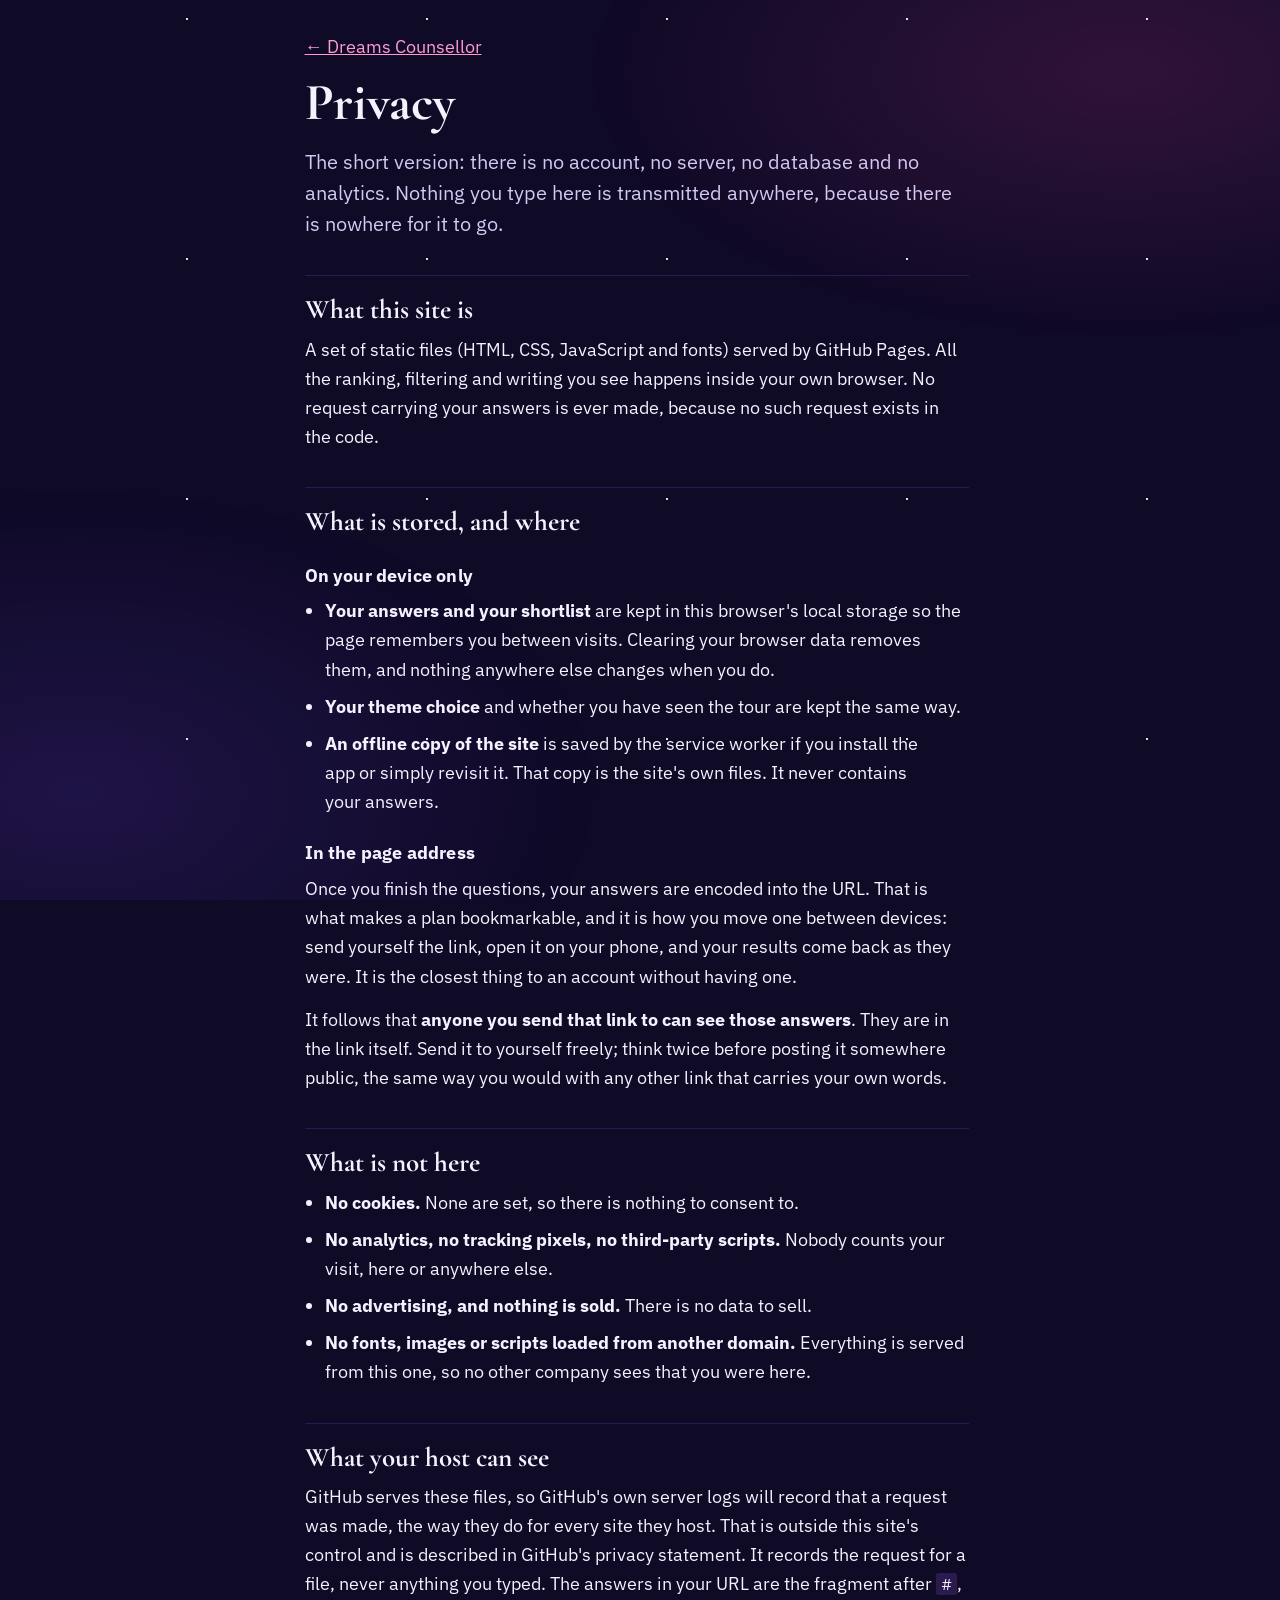
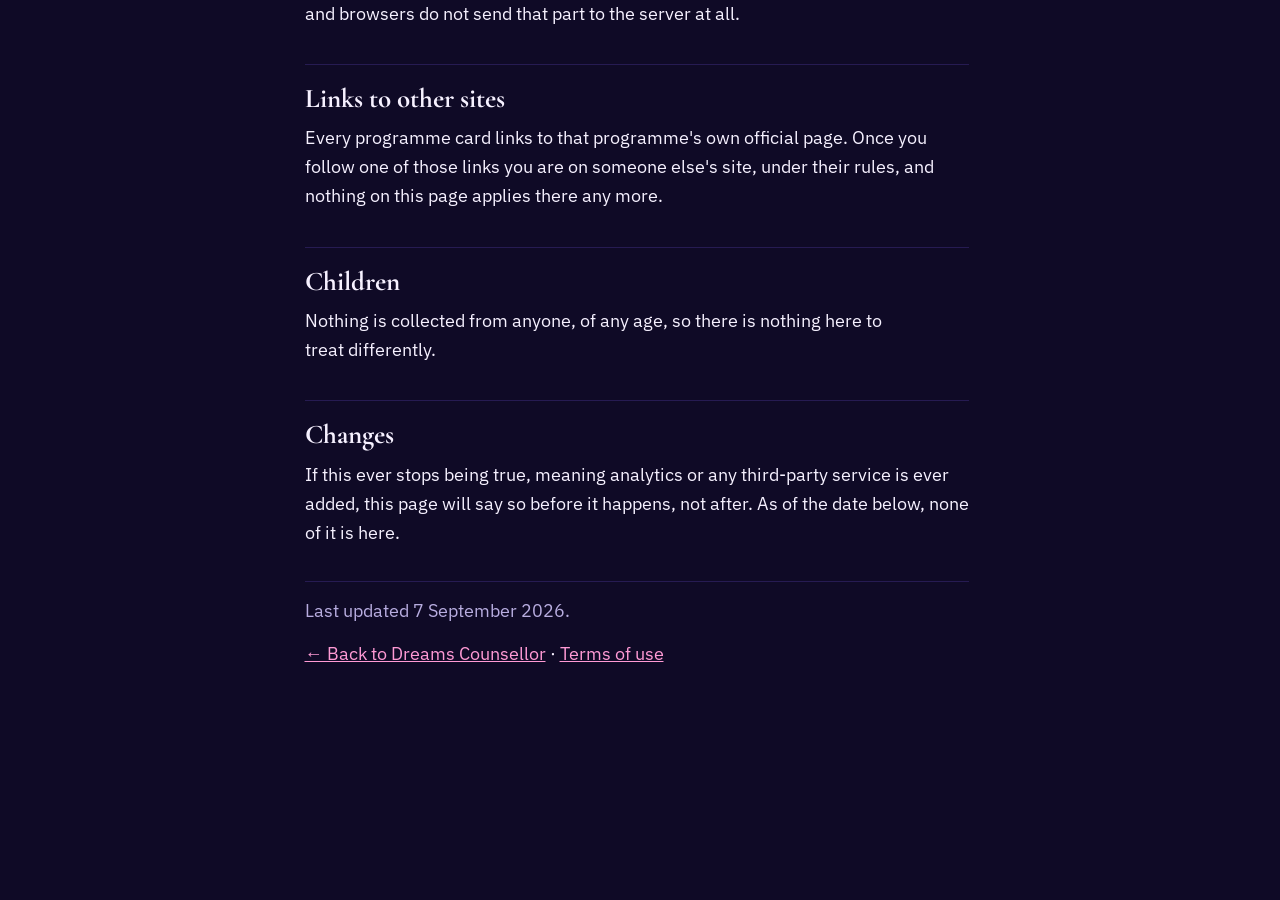
<file: privacy.html>
<!DOCTYPE html>
<html lang="en">
<head>
<meta charset="utf-8" />
<meta name="viewport" content="width=device-width, initial-scale=1" />
<title>Privacy — Dreams Counsellor</title>
<meta name="description" content="Dreams Counsellor has no account, no server and no analytics. Nothing you type is transmitted anywhere. This page explains exactly what is stored and where." />
<meta name="robots" content="index, follow" />
<meta name="theme-color" content="#0F0A26" media="(prefers-color-scheme: light)" />
<meta name="theme-color" content="#0F0A26" media="(prefers-color-scheme: dark)" />
<link rel="canonical" href="https://aryanmanhas12.github.io/DREAMS/privacy.html" />
<link rel="icon" href="data:image/svg+xml,%3Csvg xmlns='http://www.w3.org/2000/svg' viewBox='0 0 32 32'%3E%3Crect width='32' height='32' rx='7' fill='%230F0A26'/%3E%3Ccircle cx='16' cy='16' r='12.5' fill='none' stroke='%23B79BFF' stroke-width='2.4'/%3E%3Cellipse cx='16' cy='16' rx='5.5' ry='12.5' fill='none' stroke='%23B79BFF' stroke-width='1.5'/%3E%3Cline x1='3.5' y1='16' x2='28.5' y2='16' stroke='%23B79BFF' stroke-width='1.5'/%3E%3Ccircle cx='20.5' cy='19.5' r='4.2' fill='%230F0A26'/%3E%3Ccircle cx='20.5' cy='19.5' r='3' fill='%23FF4FA8'/%3E%3C/svg%3E" />
<meta property="og:type" content="website" />
<meta property="og:site_name" content="Dreams Counsellor" />
<meta property="og:title" content="Privacy — Dreams Counsellor" />
<meta property="og:description" content="Dreams Counsellor has no account, no server and no analytics. Nothing you type is transmitted anywhere. This page explains exactly what is stored and where." />
<meta property="og:url" content="https://aryanmanhas12.github.io/DREAMS/privacy.html" />
<meta property="og:image" content="https://aryanmanhas12.github.io/DREAMS/assets/og-image.png" />
<meta property="og:image:width" content="1200" />
<meta property="og:image:height" content="630" />
<meta property="og:image:alt" content="Dreams Counsellor: a career compass for Indian medical students, beside a globe marking every country with funded programmes." />
<meta name="twitter:card" content="summary_large_image" />
<meta name="twitter:title" content="Privacy — Dreams Counsellor" />
<meta name="twitter:description" content="Dreams Counsellor has no account, no server and no analytics. Nothing you type is transmitted anywhere. This page explains exactly what is stored and where." />
<meta name="twitter:image" content="https://aryanmanhas12.github.io/DREAMS/assets/og-image.png" />
<link rel="apple-touch-icon" href="assets/icons/apple-touch-icon.png" />
<link rel="stylesheet" href="assets/styles.css" />
</head>
<body>
<div class="sky sky-static" aria-hidden="true"></div>
<main class="wrap doc-page">
  <p class="doc-back"><a href="./">← Dreams Counsellor</a></p>

  <h1>Privacy</h1>
  <p class="doc-lede">
    The short version: there is no account, no server, no database and no analytics. Nothing you
    type here is transmitted anywhere, because there is nowhere for it to go.
  </p>

  <h2>What this site is</h2>
  <p>
    A set of static files (HTML, CSS, JavaScript and fonts) served by GitHub Pages. All the
    ranking, filtering and writing you see happens inside your own browser. No request carrying
    your answers is ever made, because no such request exists in the code.
  </p>

  <h2>What is stored, and where</h2>
  <h3>On your device only</h3>
  <ul>
    <li>
      <strong>Your answers and your shortlist</strong> are kept in this browser's local storage so
      the page remembers you between visits. Clearing your browser data removes them, and nothing
      anywhere else changes when you do.
    </li>
    <li>
      <strong>Your theme choice</strong> and whether you have seen the tour are kept the same way.
    </li>
    <li>
      <strong>An offline copy of the site</strong> is saved by the service worker if you install
      the app or simply revisit it. That copy is the site's own files. It never contains your
      answers.
    </li>
  </ul>

  <h3>In the page address</h3>
  <p>
    Once you finish the questions, your answers are encoded into the URL. That is what makes a
    plan bookmarkable, and it is how you move one between devices: send yourself the link, open it
    on your phone, and your results come back as they were. It is the closest thing to an account
    without having one.
  </p>
  <p>
    It follows that <strong>anyone you send that link to can see those answers</strong>. They are
    in the link itself. Send it to yourself freely; think twice before posting it somewhere public,
    the same way you would with any other link that carries your own words.
  </p>

  <h2>What is not here</h2>
  <ul>
    <li><strong>No cookies.</strong> None are set, so there is nothing to consent to.</li>
    <li><strong>No analytics, no tracking pixels, no third-party scripts.</strong> Nobody counts your visit, here or anywhere else.</li>
    <li><strong>No advertising, and nothing is sold.</strong> There is no data to sell.</li>
    <li><strong>No fonts, images or scripts loaded from another domain.</strong> Everything is served from this one, so no other company sees that you were here.</li>
  </ul>

  <h2>What your host can see</h2>
  <p>
    GitHub serves these files, so GitHub's own server logs will record that a request was made,
    the way they do for every site they host. That is outside this site's control and is described
    in GitHub's privacy statement. It records the request for a file, never anything you typed.
    The answers in your URL are the fragment after <code>#</code>, and browsers do not send that
    part to the server at all.
  </p>

  <h2>Links to other sites</h2>
  <p>
    Every programme card links to that programme's own official page. Once you follow one of those
    links you are on someone else's site, under their rules, and nothing on this page applies there
    any more.
  </p>

  <h2>Children</h2>
  <p>
    Nothing is collected from anyone, of any age, so there is nothing here to treat differently.
  </p>

  <h2>Changes</h2>
  <p>
    If this ever stops being true, meaning analytics or any third-party service is ever added, this
    page will say so before it happens, not after. As of the date below, none of it is here.
  </p>

  <p class="doc-stamp">Last updated 7 September 2026.</p>
  <p class="doc-back"><a href="./">← Back to Dreams Counsellor</a> · <a href="terms.html">Terms of use</a></p>
</main>
</body>
</html>
</file>
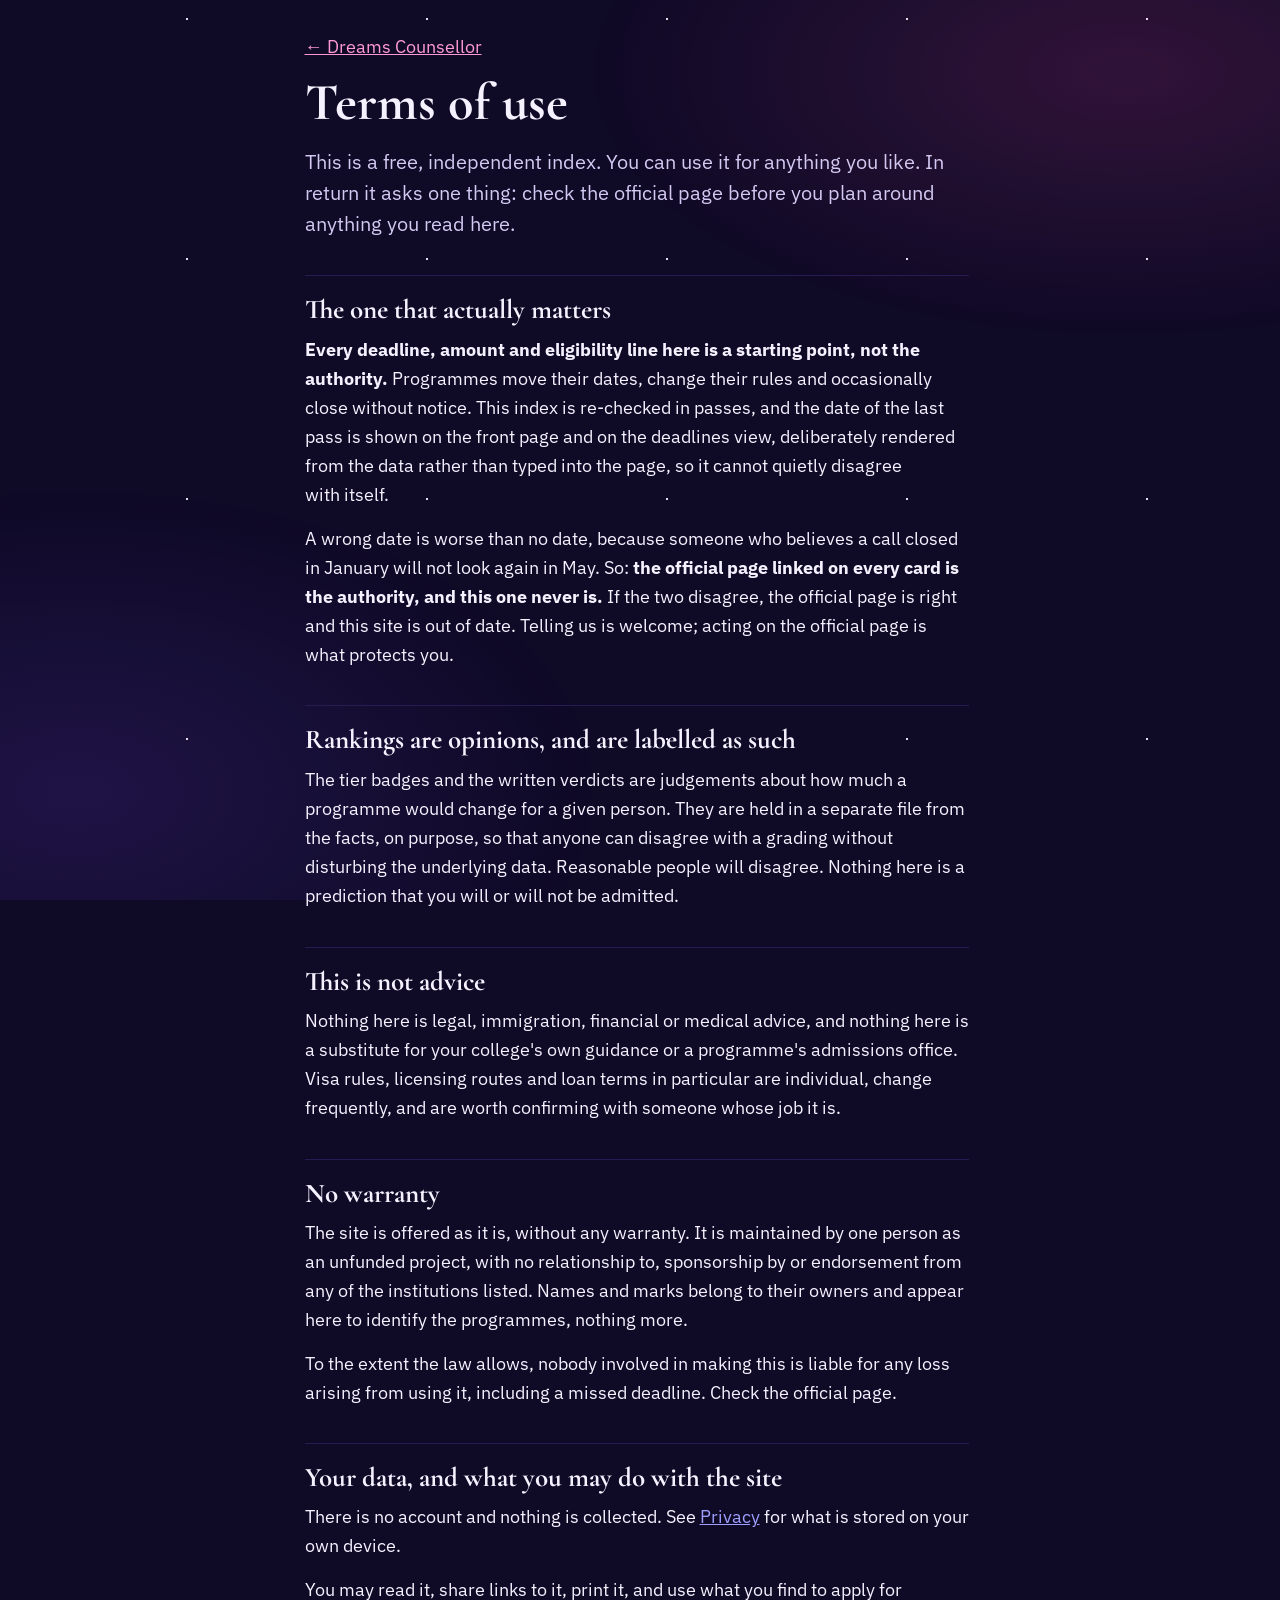
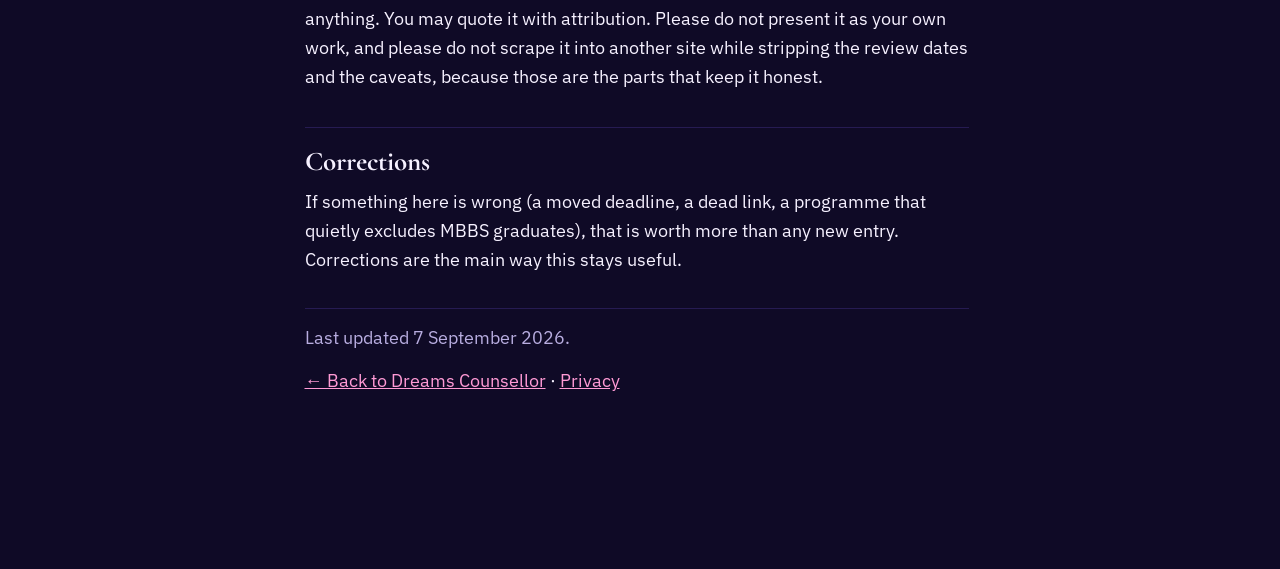
<file: terms.html>
<!DOCTYPE html>
<html lang="en">
<head>
<meta charset="utf-8" />
<meta name="viewport" content="width=device-width, initial-scale=1" />
<title>Terms of use — Dreams Counsellor</title>
<meta name="description" content="How to use Dreams Counsellor, and the one thing that matters: every deadline and amount here is a starting point for your own checking, never the authority." />
<meta name="robots" content="index, follow" />
<meta name="theme-color" content="#0F0A26" media="(prefers-color-scheme: light)" />
<meta name="theme-color" content="#0F0A26" media="(prefers-color-scheme: dark)" />
<link rel="canonical" href="https://aryanmanhas12.github.io/DREAMS/terms.html" />
<link rel="icon" href="data:image/svg+xml,%3Csvg xmlns='http://www.w3.org/2000/svg' viewBox='0 0 32 32'%3E%3Crect width='32' height='32' rx='7' fill='%230F0A26'/%3E%3Ccircle cx='16' cy='16' r='12.5' fill='none' stroke='%23B79BFF' stroke-width='2.4'/%3E%3Cellipse cx='16' cy='16' rx='5.5' ry='12.5' fill='none' stroke='%23B79BFF' stroke-width='1.5'/%3E%3Cline x1='3.5' y1='16' x2='28.5' y2='16' stroke='%23B79BFF' stroke-width='1.5'/%3E%3Ccircle cx='20.5' cy='19.5' r='4.2' fill='%230F0A26'/%3E%3Ccircle cx='20.5' cy='19.5' r='3' fill='%23FF4FA8'/%3E%3C/svg%3E" />
<meta property="og:type" content="website" />
<meta property="og:site_name" content="Dreams Counsellor" />
<meta property="og:title" content="Terms of use — Dreams Counsellor" />
<meta property="og:description" content="How to use Dreams Counsellor, and the one thing that matters: every deadline and amount here is a starting point for your own checking, never the authority." />
<meta property="og:url" content="https://aryanmanhas12.github.io/DREAMS/terms.html" />
<meta property="og:image" content="https://aryanmanhas12.github.io/DREAMS/assets/og-image.png" />
<meta property="og:image:width" content="1200" />
<meta property="og:image:height" content="630" />
<meta property="og:image:alt" content="Dreams Counsellor: a career compass for Indian medical students, beside a globe marking every country with funded programmes." />
<meta name="twitter:card" content="summary_large_image" />
<meta name="twitter:title" content="Terms of use — Dreams Counsellor" />
<meta name="twitter:description" content="How to use Dreams Counsellor, and the one thing that matters: every deadline and amount here is a starting point for your own checking, never the authority." />
<meta name="twitter:image" content="https://aryanmanhas12.github.io/DREAMS/assets/og-image.png" />
<link rel="apple-touch-icon" href="assets/icons/apple-touch-icon.png" />
<link rel="stylesheet" href="assets/styles.css" />
</head>
<body>
<div class="sky sky-static" aria-hidden="true"></div>
<main class="wrap doc-page">
  <p class="doc-back"><a href="./">← Dreams Counsellor</a></p>

  <h1>Terms of use</h1>
  <p class="doc-lede">
    This is a free, independent index. You can use it for anything you like. In return it asks one
    thing: check the official page before you plan around anything you read here.
  </p>

  <h2>The one that actually matters</h2>
  <p>
    <strong>Every deadline, amount and eligibility line here is a starting point, not the
    authority.</strong> Programmes move their dates, change their rules and occasionally close
    without notice. This index is re-checked in passes, and the date of the last pass is shown on
    the front page and on the deadlines view, deliberately rendered from the data rather than typed
    into the page, so it cannot quietly disagree with itself.
  </p>
  <p>
    A wrong date is worse than no date, because someone who believes a call closed in January will
    not look again in May. So: <strong>the official page linked on every card is the authority, and
    this one never is.</strong> If the two disagree, the official page is right and this site is out
    of date. Telling us is welcome; acting on the official page is what protects you.
  </p>

  <h2>Rankings are opinions, and are labelled as such</h2>
  <p>
    The tier badges and the written verdicts are judgements about how much a programme would change
    for a given person. They are held in a separate file from the facts, on purpose, so that anyone
    can disagree with a grading without disturbing the underlying data. Reasonable people will
    disagree. Nothing here is a prediction that you will or will not be admitted.
  </p>

  <h2>This is not advice</h2>
  <p>
    Nothing here is legal, immigration, financial or medical advice, and nothing here is a
    substitute for your college's own guidance or a programme's admissions office. Visa rules,
    licensing routes and loan terms in particular are individual, change frequently, and are worth
    confirming with someone whose job it is.
  </p>

  <h2>No warranty</h2>
  <p>
    The site is offered as it is, without any warranty. It is maintained by one person as an
    unfunded project, with no relationship to, sponsorship by or endorsement from any of the
    institutions listed. Names and marks belong to their owners and appear here to identify the
    programmes, nothing more.
  </p>
  <p>
    To the extent the law allows, nobody involved in making this is liable for any loss arising
    from using it, including a missed deadline. Check the official page.
  </p>

  <h2>Your data, and what you may do with the site</h2>
  <p>
    There is no account and nothing is collected. See <a href="privacy.html">Privacy</a> for what
    is stored on your own device.
  </p>
  <p>
    You may read it, share links to it, print it, and use what you find to apply for anything. You
    may quote it with attribution. Please do not present it as your own work, and please do not
    scrape it into another site while stripping the review dates and the caveats, because those are
    the parts that keep it honest.
  </p>

  <h2>Corrections</h2>
  <p>
    If something here is wrong (a moved deadline, a dead link, a programme that quietly excludes
    MBBS graduates), that is worth more than any new entry. Corrections are the main way this stays
    useful.
  </p>

  <p class="doc-stamp">Last updated 7 September 2026.</p>
  <p class="doc-back"><a href="./">← Back to Dreams Counsellor</a> · <a href="privacy.html">Privacy</a></p>
</main>
</body>
</html>
</file>
<file: assets/styles.css>
/* ════════════════════════════════════════════════════════════════
   Dreams Counsellor

   Type — three faces, self-hosted so nothing depends on a CDN:
     Cormorant Garamond  calligraphic old-style serif. Asks the human
                         questions. High contrast, small x-height, genuinely
                         elegant at display size — and needs generous size
                         and loose tracking to earn that, which the scale below
                         gives it.
     IBM Plex Sans       body. Chosen over Inter deliberately: Plex has real
                         character in its terminals and its 'a' and 'g', so
                         paragraphs do not read as default-UI.
     Petit Formal Script the counsellor's own hand. Used ONLY where the site is
                         speaking to you personally — the wordmark, the salutation
                         on your read, the closing line. It is never used for
                         anything you have to scan or compare, because a script
                         is slower to read and this one has a job that is worth
                         the cost. Chosen over Pinyon and Parisienne on x-height:
                         those two go thin and vanish at wordmark size.
   Cormorant and Plex are variable fonts: one file each covers the whole weight
   range. The script ships a single weight, which is all a script needs.

   Colour — "Nebula", 30 September 2026. The user found Marigold & Neem too
   yellow and asked for the whole site to be a galaxy: purple, yellow and
   pink, attention-grabbing and beautiful. So the ground is deep space (an
   indigo-violet, never pure black) under a starfield, and the three galaxy
   colours each own one job, the way hydrogen-alpha pink, stellar yellow and
   ionised violet do in a nebula photograph:
     --fill / --on-fill  nebula pink  anything you can press: the primary
                         button, a chosen answer, the progress bar, India on
                         the globe.
     --accent            interactive TEXT, links and focus: a pale pink on
                         space, a deep magenta on the daylight theme.
     --gold    star yellow  tier 1 only, always a filled chip. The rarest grade
                         gets the brightest star.
     --signal  solar flare  deadlines, and nothing else. Orange-red, kept well
                         away from the pink so a deadline never reads as a button.
     --ok      aurora    open now, funded, costs nothing.
     --warn    amber     opening soon.
     --globe / --star    the globe's violet graticule and its yellow stars.
     --nebula-*          the two soft clouds behind the starfield, and nowhere else.
   Every status also carries a word, so nothing depends on telling hues apart
   (WCAG 1.4.1), and every text pair is AA in both themes.

   Space is the DEFAULT, whatever the system says: a galaxy is a night sky.
   :root holds it, [data-theme="dark"] repeats it for the toggle, and
   [data-theme="light"] is the daylight variant (lavender paper, magenta ink)
   for reading in sunlight. The generated category pages carry no JavaScript,
   so they are always space. Swapping the palette is a token edit; no
   component ever hard-codes a colour.
   ════════════════════════════════════════════════════════════════ */

@font-face {
  font-family: "Cormorant Garamond";
  src: url("fonts/cormorant-garamond.woff2") format("woff2");
  font-weight: 300 700;            /* variable axis — let the browser interpolate */
  font-style: normal;
  font-display: swap;
}
@font-face {
  font-family: "Cormorant Garamond";
  src: url("fonts/cormorant-garamond-italic.woff2") format("woff2");
  font-weight: 300 700;
  font-style: italic;
  font-display: swap;
}
/* `optional`, not `swap`, for the body face only. The hero paragraph is the
   largest thing on the first screen, and with `swap` it painted twice: once
   in the fallback, then again when this file arrived, and that second paint
   was the LCP (2.8s of "render delay" in Lighthouse's slow-4G simulation).
   With `optional` a first-time reader on a slow link keeps the system sans
   for that one page view; the service worker caches this file, so every
   later view renders in Plex from the first frame. The display serif and the
   script keep `swap`: they carry the brand, and they are not the LCP. */
@font-face {
  font-family: "IBM Plex Sans";
  src: url("fonts/ibm-plex-sans.woff2") format("woff2");
  font-weight: 300 700;
  font-style: normal;
  font-display: optional;
}
@font-face {
  font-family: "Petit Formal Script";
  src: url("fonts/petit-formal-script.woff2") format("woff2");
  font-weight: 400;
  font-style: normal;
  font-display: swap;
}

:root {
  /* Deep space: an indigo-violet ground with lavender-white ink. Tinted, never
     pure black, so the darkest value on the page still reads as sky. */
  --paper:      #0F0A26;
  --paper-2:    #150E33;
  --surface:    #1C1340;
  --line:       #3A2C6E;
  --line-soft:  #261B52;
  --line-strong:#7A6AB8;   /* edges of fields you type into: 3:1 or more (WCAG 1.4.11) */

  --ink:        #F6F1FF;
  --ink-2:      #D3C9F2;
  --ink-3:      #B8ADE0;   /* 4.5:1 even over the brightest sky: tools/test/sky.js */

  --accent:     #FF9AD5;   /* pale nebula pink: links, interactive text, focus */
  --accent-2:   #FFC2E6;
  --accent-wash:#2A1A4E;   /* violet: hovers, the tier-2 chip, a chosen answer */

  --fill:       #FF4FA8;   /* nebula pink: things you press */
  --fill-2:     #FF74BB;
  --on-fill:    #1A0414;

  --signal:     #FF8C5A;   /* solar flare: deadlines only */
  --signal-wash:#3A1B2A;

  --gold:       #FFD447;   /* star yellow: tier 1 only, always a filled chip */
  --gold-wash:  #3A2F14;
  --gold-ink:   #1E1500;

  --ok:         #72F0C0;   /* aurora: open, funded, free */
  --warn:       #FFC766;   /* amber: opening soon */
  --globe:      #B79BFF;   /* the globe's graticule and body */
  --star:       #FFE58A;   /* the globe's programme dots and the brightest stars */

  --note:       #1D1446;   /* the counsellor's read and the speech bubbles */
  --note-line:  #5B3FA8;

  --nebula-a:   rgba(255, 79, 168, .16);   /* pink cloud */
  --nebula-b:   rgba(124, 77, 255, .17);   /* violet cloud */
  --starlight:  #FFF6FF;

  /* Region hues (October 2026): seven colours that NAME a part of the world
     on the Countries page, the doors and the deadline rows. A name, never a
     status (status keeps --ok, --warn and --signal, with words), and never
     text, so they carry a graphic's 3:1 at most. */
  --rg-india:    #FF6FB5;
  --rg-uk:       #7FA8FF;
  --rg-europe:   #B08CFF;
  --rg-americas: #4FD8F0;
  --rg-anz:      #A6E86B;
  --rg-asia:     #F07CFF;
  --rg-global:   #E2D8FF;

  /* Ooh's bubble, shared with Ronak and Arun: cream paper, plum ink, the
     name on a sun-gold plate. The same in both themes, because it is one
     character in three apps. */
  --ooh-paper:  #FFF8EE;
  --ooh-ink:    #2A1636;
  --ooh-gold:   #FFC857;
  --ooh-mouth:  #7A2748;   /* "Next", and emphasis inside a bubble */

  --font-display: "Cormorant Garamond", Georgia, "Iowan Old Style", Palatino, serif;
  --font-ui: "IBM Plex Sans", -apple-system, BlinkMacSystemFont, "Segoe UI", Roboto, sans-serif;
  --font-script: "Petit Formal Script", "Snell Roundhand", "Apple Chancery", cursive;

  --r: 3px;
  --maxw: 1180px;
  --readw: 64ch;   /* 68ch measured long once the base size went up */

  --ease-out: cubic-bezier(.22, 1, .36, 1);   /* fast start, soft landing */
  --ease-spring: cubic-bezier(.32, .72, 0, 1); /* presses and reveals: weight, then settle */

  /* Tinted with the sky's own indigo rather than pure black, so a lifted
     surface reads as lit by the same night it sits in. */
  --shadow: 0 1px 2px rgba(6, 3, 24, .55), 0 12px 34px -16px rgba(6, 3, 24, .85);

  /* Tells the browser to paint scrollbars, native form controls and the
     pre-paint background to match. Without it a dark page still flashes a
     white scrollbar and a white gutter. */
  color-scheme: dark;
}

/* The toggle's explicit "space" choice: identical to the default on purpose. */
:root[data-theme="dark"] {
  --paper: #0F0A26; --paper-2: #150E33; --surface: #1C1340;
  --line: #3A2C6E; --line-soft: #261B52; --line-strong: #7A6AB8; --ink: #F6F1FF;
  --ink-2: #D3C9F2; --ink-3: #B8ADE0; --accent: #FF9AD5;
  --accent-2: #FFC2E6; --accent-wash:#2A1A4E; --fill: #FF4FA8;
  --fill-2: #FF74BB; --on-fill: #1A0414; --signal: #FF8C5A;
  --signal-wash:#3A1B2A; --gold: #FFD447; --gold-wash: #3A2F14;
  --gold-ink: #1E1500; --ok: #72F0C0; --warn: #FFC766;
  --globe: #B79BFF; --star: #FFE58A; --note: #1D1446; --note-line: #5B3FA8;
  --nebula-a: rgba(255, 79, 168, .16); --nebula-b: rgba(124, 77, 255, .17);
  --starlight: #FFF6FF;
  --rg-india: #FF6FB5; --rg-uk: #7FA8FF; --rg-europe: #B08CFF; --rg-americas: #4FD8F0;
  --rg-anz: #A6E86B; --rg-asia: #F07CFF; --rg-global: #E2D8FF;
  --ooh-paper: #FFF8EE; --ooh-ink: #2A1636; --ooh-gold: #FFC857; --ooh-mouth: #7A2748;
  --shadow: 0 1px 2px rgba(6, 3, 24, .55), 0 12px 34px -16px rgba(6, 3, 24, .85);
  color-scheme: dark;
}
/* Daylight: lavender paper and magenta ink for reading in sunlight. The
   starfield is drawn in violet here, faintly, so the page stays a galaxy. */
:root[data-theme="light"] {
  --paper: #F4F0FF; --paper-2: #FAF8FF; --surface: #FFFCFF;
  --line: #D9D0F0; --line-soft: #E8E2F8; --line-strong: #8A7CB8; --ink: #1A1036;
  --ink-2: #41366A; --ink-3: #54497F; --accent: #A0106E;
  --accent-2: #780B52; --accent-wash:#FBE3F2; --fill: #FF4FA8;
  --fill-2: #FF74BB; --on-fill: #1A0414; --signal: #B3301A;
  --signal-wash:#FCE3DC; --gold: #F5B800; --gold-wash: #FFF1C2;
  --gold-ink: #1E1500; --ok: #0E7A52; --warn: #8A5A00;
  --globe: #6A45D9; --star: #C2187A; --note: #FBF0FF; --note-line: #D9B8F0;
  --nebula-a: rgba(255, 79, 168, .10); --nebula-b: rgba(124, 77, 255, .10);
  --starlight: #6A45D9;
  --rg-india: #C2187A; --rg-uk: #2F5FD0; --rg-europe: #6A45D9; --rg-americas: #0A7FA0;
  --rg-anz: #4C8A12; --rg-asia: #A324B8; --rg-global: #6B5F99;
  --ooh-paper: #FFF8EE; --ooh-ink: #2A1636; --ooh-gold: #FFC857; --ooh-mouth: #7A2748;
  --shadow: 0 1px 2px rgba(26,16,54,.07), 0 8px 24px -12px rgba(26,16,54,.2);
  color-scheme: light;
}

*, *::before, *::after { box-sizing: border-box; }

/* ─────────────── the sky ───────────────
   space.js builds one fixed container as the first child of <body> and
   paints every layer once, in idle time. ALL the motion is here, as CSS
   animations of transform and opacity, so the compositor runs it and the
   main thread does nothing per frame (measured: see CLAUDE.md, "The galaxy").
   The container is FIXED with overflow hidden, so oversized children (the
   nebula's -12% inset, the Milky Way's diagonal-sized canvas, the star layers
   painted twice as tall for the scroll wrap) are clipped to the viewport and
   can never add page scroll, unlike the in-flow .hero::before this file
   warns about. */
/* The nebula clouds are the container's own static background: no layer
   of their own, nothing to composite per frame. */
.sky {
  position: fixed; inset: 0; z-index: -1; pointer-events: none; overflow: hidden;
  --lx: 0px; --ly: 0px;
  background:
    radial-gradient(52% 38% at 86% 10%, var(--nebula-a), transparent 72%),
    radial-gradient(50% 44% at 8% 86%, var(--nebula-b), transparent 72%),
    radial-gradient(30% 24% at 40% 45%, var(--nebula-b), transparent 75%);
}

/* Parallax wrappers: space.js sets `transform` on scroll; the pointer lean
   is the separate `translate` property, eased by a transition. The two
   compose without either overwriting the other. */
.sky-par { position: absolute; inset: 0; will-change: transform; }
.sky-lean { position: absolute; inset: 0; transform: translate3d(var(--lx), var(--ly), 0); transition: transform 1.2s var(--ease-out); }
.sky-lean-milky { transform: translate3d(calc(var(--lx) * .2), calc(var(--ly) * .2), 0); }

.sky-milky-wrap { position: absolute; left: 50%; top: 50%; width: 0; height: 0; }
.sky-milky {
  position: absolute; left: 0; top: 0;
  transform: translate(-50%, -50%) rotate(-28deg);
  opacity: 0; transition: opacity 1.4s ease;
  animation: sky-turn 960s linear infinite;
}
.sky-milky.is-ready { opacity: .95; }
:root[data-theme="light"] .sky-milky.is-ready { opacity: .6; }
/* `transform` keyframes, not the individual `rotate:` property: the sister
   project (Ronak) measured individual-property and SVG-child animations on
   the main thread, and transform keyframes on HTML elements on the
   compositor. */
@keyframes sky-turn {
  from { transform: translate(-50%, -50%) rotate(-28deg); }
  to   { transform: translate(-50%, -50%) rotate(332deg); }
}

/* The twinkling stars: tiny elements with their own duration and delay
   (--d, --dl, set by space.js), so only small squares animate. The largest
   carry a four-point glint. */
.sky-tw-field { position: absolute; left: 0; top: 0; }
.sky-tw-star {
  position: absolute; width: var(--s); height: var(--s);
  margin: calc(var(--s) / -2) 0 0 calc(var(--s) / -2);
  background: radial-gradient(circle, var(--c) 0 16%, color-mix(in srgb, var(--c) 30%, transparent) 32%, transparent 62%);
  animation: twinkle var(--d) ease-in-out var(--dl) infinite alternate;
}
.sky-tw-star.is-glint {
  background:
    radial-gradient(circle, var(--c) 0 12%, color-mix(in srgb, var(--c) 30%, transparent) 26%, transparent 55%),
    linear-gradient(var(--c), var(--c)) center / 100% 1px no-repeat,
    linear-gradient(var(--c), var(--c)) center / 1px 100% no-repeat;
}
@keyframes twinkle { from { opacity: 1; transform: scale(1); } to { opacity: .2; transform: scale(.72); } }

/* The distant spiral: a face-on disc turning inside a tilted, flattened
   wrapper, which is how a tilted disc really rotates. */
.sky-galaxy {
  --gd: 120px;
  position: absolute; left: 84%; top: 80%;
  width: var(--gd); height: var(--gd);
  margin: calc(var(--gd) / -2) 0 0 calc(var(--gd) / -2);
  opacity: .5;
}
:root[data-theme="light"] .sky-galaxy { opacity: .22; }
.sky-galaxy-tilt { width: 100%; height: 100%; transform: rotate(-31deg) scaleY(.55); }
.sky-galaxy-disc { display: block; width: 100%; height: 100%; animation: galaxy-spin 180s linear infinite; }
@keyframes galaxy-spin { from { transform: rotate(0deg); } to { transform: rotate(360deg); } }

/* Shooting stars and comets: space.js adds one, its animation carries it
   along --ang for --dist, and it removes itself on animationend. The head
   is the element's right end, which is also its transform origin. */
.sky-shoot, .sky-comet { position: absolute; transform-origin: 100% 50%; opacity: 0; }
.sky-shoot {
  width: 110px; height: 1.5px; margin: -1px 0 0 -110px; border-radius: 2px;
  background: linear-gradient(90deg, transparent, var(--starlight));
  animation: streak 1s ease-out forwards;
}
.sky-comet {
  width: 170px; height: 7px; margin: -3.5px 0 0 -170px;
  background:
    radial-gradient(circle at calc(100% - 3px) 50%, var(--starlight) 0 2.6px, transparent 3.6px),
    linear-gradient(90deg, transparent, color-mix(in srgb, var(--fill) 45%, transparent) 70%, var(--starlight));
  clip-path: polygon(0 50%, 100% 0, 100% 100%);
  animation: streak 12s linear forwards;
}
@keyframes streak {
  0%   { opacity: 0; transform: rotate(var(--ang)) translateX(0); }
  12%  { opacity: .9; }
  85%  { opacity: .9; }
  100% { opacity: 0; transform: rotate(var(--ang)) translateX(var(--dist)); }
}

/* The cloud-chamber tracks drawn where you act. Above the page but never in
   the way: no pointer events, so elementFromPoint and every tap go through. */
.fx { position: fixed; inset: 0; z-index: 95; pointer-events: none; }

/* Held while the page scrolls (space.js sets html.is-scrolling): the
   frame budget goes to the scroll, and nobody watches a star mid-scroll. */
.is-scrolling .sky-milky, .is-scrolling .sky-tw-star,
.is-scrolling .sky-galaxy-disc { animation-play-state: paused; }

/* Stilled by the footer button (html.sky-still) or by the system setting. */
.sky-still .sky-milky, .sky-still .sky-tw-star, .sky-still .sky-galaxy-disc { animation: none; }
.sky-still .sky-shoot, .sky-still .sky-comet { display: none; }
.sky-still .sky-lean { transform: none; }
@media (prefers-reduced-motion: reduce) {
  .sky-milky, .sky-tw-star, .sky-galaxy-disc { animation: none; }
  .sky-milky, .sky-lean { transition: none; }
  .sky-shoot, .sky-comet { display: none; }
}

.foot-controls { margin: 4px 0 16px; }

/* The pages that carry no JavaScript (categories, privacy, terms, 404) get the
   same sky drawn in CSS alone: a 240px tile of stars in the three galaxy
   colours over the two clouds. Static, so there is nothing to switch off
   under reduced motion. */
.sky-static {
  background:
    radial-gradient(1.3px 1.3px at 23px 41px, var(--starlight) 50%, transparent 52%),
    radial-gradient(1px 1px at 131px 87px, var(--star) 50%, transparent 52%),
    radial-gradient(1px 1px at 77px 163px, var(--starlight) 50%, transparent 52%),
    radial-gradient(1.5px 1.5px at 187px 19px, var(--starlight) 50%, transparent 52%),
    radial-gradient(1px 1px at 209px 139px, var(--fill) 50%, transparent 52%),
    radial-gradient(.9px .9px at 51px 227px, var(--starlight) 50%, transparent 52%),
    radial-gradient(1.1px 1.1px at 161px 211px, var(--starlight) 50%, transparent 52%),
    radial-gradient(60% 42% at 88% 8%, var(--nebula-a), transparent 72%),
    radial-gradient(58% 48% at 6% 88%, var(--nebula-b), transparent 72%);
  background-size: 240px 240px, 240px 240px, 240px 240px, 240px 240px, 240px 240px,
    240px 240px, 240px 240px, 100% 100%, 100% 100%;
  opacity: .9;
}

/* Kills the ~300ms delay iOS adds to every tap while it waits to see whether a
   second tap is coming. Pinch-zoom is unaffected — this only opts out of
   double-tap-to-zoom on controls, never out of zooming the page. */
button, a, summary, label, select, .opt, .fbtn { touch-action: manipulation; }

/* Headings should not strand a single word on the last line. Applied to the
   display faces only — balance is expensive on long running text and does
   nothing useful there. */
h1, h2, h3, .hero-h, .band-h, .sec-h, .card-h { text-wrap: balance; }
/* Running text never leaves one word alone on its last line. */
p, li, dd { text-wrap: pretty; }

/* Root size in percent, never px, so a reader who has raised their browser's
   default still gets it. 17px on phones, 18px from tablet up: this is a site
   people read for a long time on a small screen, and the readability work is
   consistent that text-heavy medical content wants 18–20px rather than the
   16px default. Everything else in the sheet is rem, so this one declaration
   moves the whole scale. */
html {
  -webkit-text-size-adjust: 100%;
  scroll-behavior: smooth;
  font-size: 106.25%;
  /* The topbar is sticky and 62px tall; this keeps whatever is scrolled to
     (a focused control, an in-page jump) below it rather than under it. */
  scroll-padding-top: 76px;
}
@media (min-width: 700px) { html { font-size: 112.5%; } }
@media (prefers-reduced-motion: reduce) {
  html { scroll-behavior: auto; }
  *, *::before, *::after { animation-duration: .001ms !important; transition-duration: .001ms !important; }
}

body {
  margin: 0;
  background: var(--paper);
  color: var(--ink);
  font-family: var(--font-ui);
  font-size: 1rem;
  line-height: 1.65;
  -webkit-font-smoothing: antialiased;
}

/* Full-bleed layout, so the gutter has to clear the notch and the rounded
   corners in landscape. max() rather than a bare add, or portrait gains 24px of
   padding it does not need. */
.wrap {
  width: 100%; max-width: var(--maxw); margin-inline: auto;
  padding-inline: max(24px, env(safe-area-inset-left)) max(24px, env(safe-area-inset-right));
}

.skip {
  position: absolute; left: -9999px; top: 0; z-index: 100;
  /* The fill pair, never #fff: white on the old dark-theme teal measured
     1.53:1 on the one control a keyboard user meets first. */
  background: var(--fill); color: var(--on-fill); padding: 12px 18px;
}
.skip:focus { left: 8px; top: 8px; }

:focus-visible { outline: 2px solid var(--accent); outline-offset: 3px; border-radius: 2px; }
/* A view's heading takes focus when the view changes (focusHeading), so a
   screen reader starts there. It is not a control, so it draws no ring. */
h2[tabindex="-1"]:focus-visible, h3[tabindex="-1"]:focus-visible { outline: none; }

/* ─────────────── top bar ─────────────── */
/* Opaque, not frosted. This carried `backdrop-filter: saturate(140%)
   blur(10px)` over an 88% background, and a blur on a sticky element is
   re-composited on every scroll frame — paid on the phones this site is
   mostly read on, to produce an effect whose only job was to look expensive.
   A solid surface with a hairline rule separates the bar from the content
   just as well, reads better at 320px, and costs nothing to scroll past. */
.topbar {
  position: sticky; top: 0; z-index: 50;
  background: var(--paper);
  border-bottom: 1px solid var(--line-soft);
}
.topbar-in { display: flex; align-items: center; justify-content: space-between; gap: 20px; min-height: 62px; }

/* min-height, because the smaller wordmark under 400px left the home link
   32px tall; the 62px bar has the room, so the target grows into it. */
.brand { display: inline-flex; align-items: center; gap: 10px; min-height: 44px; text-decoration: none; color: var(--ink); }
/* The favicon and app icon, drawn small: globe strokes in the accent, and the
   marigold marker on India punched out of them by a ring of page colour. */
.brand-mark { width: 20px; height: 20px; flex: none; color: var(--accent); }
.brand-mark .bm-dot { fill: var(--fill); stroke: var(--paper); stroke-width: 2.2; paint-order: stroke; }
.brand-text { font-family: var(--font-display); font-size: 1.22rem; font-weight: 600; letter-spacing: 0; }
/* "Dreams" is set upright in the display serif and "Counsellor" in the script —
   the name is two different voices because the site is two things: a catalogue,
   and someone talking to you. The script runs 1.18× because its cap-height is
   smaller than Cormorant's at the same nominal size. */
.brand-text em {
  font-family: var(--font-script); font-style: normal; font-weight: 400;
  font-size: 1.18em; color: var(--accent); padding-left: .12em;
}

/* A script face sets much wider than a serif at the same nominal size, so the
   wordmark that fits at 390px pushes the theme and menu buttons off a 320px
   screen. Step it down rather than truncating it — a clipped wordmark looks
   broken, a smaller one does not. This block must come AFTER the base
   .brand-text rule: it sat above it for a long time, lost the cascade to the
   later rule of equal specificity, and the wordmark ran under the theme
   button at 320px while the rule that was meant to prevent it looked fine. */
@media (max-width: 400px) {
  .topbar-in { gap: 10px; }
  .brand { min-width: 0; gap: 8px; }
  /* .94 since "Dreams Counsellor" (October 2026): at .98 the extra letters
     ran the wordmark to 1px short of the controls on a 375px phone. */
  .brand-text { font-size: .94rem; }
}

.topnav { display: flex; align-items: center; gap: 4px; flex-wrap: wrap; }
.navlink {
  font: inherit; font-size: .84rem; font-family: var(--font-ui);
  letter-spacing: 0;
  background: none; border: 0; color: var(--ink-2);
  padding: 8px 11px; cursor: pointer; border-radius: var(--r);
}
.navlink:hover { color: var(--ink); background: var(--paper-2); }
.navlink[aria-current="true"] { color: var(--accent); }

.shortlist-count {
  display: inline-block; min-width: 15px; margin-left: 6px; padding: 0 4px;
  font-size: .68rem; line-height: 15px; text-align: center;
  background: var(--fill); color: var(--on-fill); border-radius: 100px;
  font-variant-numeric: tabular-nums;
}
.shortlist-count:empty { display: none; }

/* 12px, not 8px: the two controls carry 44px touch targets that are wider
   than their visible boxes, and at an 8px gap those targets overlapped by a
   couple of pixels — so a tap aimed at the very edge of the theme toggle
   opened the menu instead. Widening the gap separates the hit areas cleanly
   and still clears 320px. */
.topbar-controls { display: flex; align-items: center; gap: 12px; flex: none; }

.theme-toggle {
  width: 32px; height: 32px; padding: 0;
  border: 1px solid var(--line); background: var(--surface);
  border-radius: 50%; cursor: pointer;
  display: grid; place-items: center;
  position: relative;
}

/* Both topbar controls draw at 32–36px because the bar has to survive a
   320px screen alongside a script wordmark that sets far wider than a serif
   — growing the boxes is what pushes the controls off that screen. So the
   VISUAL size stays and the TOUCH target grows underneath it: a centred
   pseudo-element takes the hit area to the 44px minimum without occupying a
   single pixel of layout. Nothing reflows, and a thumb no longer misses.
   Keep them transparent and unstyled; this is hit area, not decoration. */
.theme-toggle::after,
.nav-toggle::after {
  content: "";
  position: absolute;
  top: 50%; left: 50%;
  transform: translate(-50%, -50%);
  width: 44px; height: 44px;
  border-radius: 50%;
}
.theme-dot { width: 12px; height: 12px; border-radius: 50%; background: var(--ink-2);
  box-shadow: inset -4px -2px 0 0 var(--surface); }

/* Hamburger toggle — hidden entirely above the collapse breakpoint, where
   .topnav lays out inline and there is nothing to toggle. */
.nav-toggle {
  display: none; width: 36px; height: 36px; padding: 0; margin: 0;
  border: 1px solid var(--line); background: var(--surface); border-radius: 50%;
  cursor: pointer; place-items: center;
  position: relative;
}
.nav-toggle-bars { position: relative; width: 16px; height: 11px; display: block; }
/* The bars morph into an X with transform and opacity only: they used to
   animate `top`, a layout property, which re-lays the button every frame. */
.nav-toggle-bars span {
  position: absolute; left: 0; top: 5px; width: 100%; height: 1.5px; background: var(--ink);
  border-radius: 1px; transition: transform .32s var(--ease-spring), opacity .2s var(--ease-out);
}
.nav-toggle-bars span:nth-child(1) { transform: translateY(-5px); }
.nav-toggle-bars span:nth-child(3) { transform: translateY(5px); }
.nav-toggle[aria-expanded="true"] .nav-toggle-bars span:nth-child(1) { transform: rotate(45deg); }
.nav-toggle[aria-expanded="true"] .nav-toggle-bars span:nth-child(2) { opacity: 0; transform: scaleX(.3); }
.nav-toggle[aria-expanded="true"] .nav-toggle-bars span:nth-child(3) { transform: rotate(-45deg); }

@media (max-width: 760px) {
  .nav-toggle { display: grid; }

  /* Collapsed by default: a full-width panel anchored under the bar,
     shown only once .is-open is toggled by JS. display:none (rather than
     visibility/opacity) also removes it from the tab order for free, so a
     keyboard user tabbing through a closed menu skips straight past it. */
  .topnav {
    display: none; position: absolute; left: 0; right: 0; top: 100%; z-index: 40;
    flex-direction: column; align-items: stretch; gap: 1px; padding: 8px;
    background: var(--paper); border-bottom: 1px solid var(--line-soft);
    box-shadow: var(--shadow);
    /* dvh, with vh as the fallback for browsers that lack it. On iOS Safari
       100vh is the LARGEST viewport, measured as though the address bar were
       hidden, so a drawer capped at 100vh runs underneath the browser chrome
       and the last category in the list cannot be reached. dvh tracks the
       viewport that is actually on screen. The vh line stays first so an old
       browser still gets a sane cap rather than no cap at all. */
    max-height: calc(100vh - 62px);
    max-height: calc(100dvh - 62px);
    overflow-y: auto;
    overscroll-behavior: contain;   /* do not scroll the page behind the drawer */
  }
  .topnav.is-open { display: flex; }
  .navlink {
    font-size: .92rem; padding: 14px 14px; border-radius: var(--r);
    text-align: left; display: flex; align-items: center;
    min-height: 46px; border-top: 1px solid var(--line-soft);
  }
  .navlink:first-child { border-top: 0; }
  .navlink[aria-current="true"] { background: var(--accent-wash); }
  /* The links arrive one after another as the drawer opens, rising a few
     pixels, 30ms apart: the menu reads as a list being dealt, not a slab. */
  .topnav.is-open .navlink { animation: link-in .34s var(--ease-spring) both; }
  .topnav.is-open .navlink:nth-child(2) { animation-delay: .03s; }
  .topnav.is-open .navlink:nth-child(3) { animation-delay: .06s; }
  .topnav.is-open .navlink:nth-child(4) { animation-delay: .09s; }
  .topnav.is-open .navlink:nth-child(5) { animation-delay: .12s; }
  .topnav.is-open .navlink:nth-child(6) { animation-delay: .15s; }
  .topnav.is-open .navlink:nth-child(7) { animation-delay: .18s; }
}
@keyframes link-in { from { opacity: 0; transform: translateY(10px); } to { opacity: 1; transform: none; } }

/* ─────────────── views ─────────────── */
.view { display: none; }
.view.is-active { display: block; animation: fade .32s var(--ease-out) both; }
@keyframes fade { from { opacity: 0; transform: translateY(6px); } to { opacity: 1; transform: none; } }

/* Seamless view changes. Where the browser has the View Transitions API
   (Chrome, Edge, Safari 18, Firefox 144), app.js wraps every view change in
   document.startViewTransition and the page cross-fades with a slight
   zoom, like moving between stars; the top bar and the sky are named so they
   stay put instead of fading with the page. html.has-vt switches off the
   per-view fade above, which would otherwise play on top of it. */
.has-vt .view.is-active { animation: none; }
.topbar { view-transition-name: topbar; }
.sky { view-transition-name: sky; }
::view-transition-old(root) { animation: warp-out .2s var(--ease-out) both; }
::view-transition-new(root) { animation: warp-in .28s var(--ease-out) both; }
@keyframes warp-out { to { opacity: 0; transform: scale(.985); } }
@keyframes warp-in { from { opacity: 0; transform: scale(1.015); } }

/* ─────────────── motion ───────────────
   Fluid, and always an answer to something. Durations sit between 200ms and
   300ms on one ease-out curve (--ease-out: fast start, soft landing), and
   only transform and opacity animate, so nothing reflows mid-motion.
     1. the globe turns to India on arrival (drawn in globe.js)
     2. the sky twinkles and a shooting star crosses now and then (space.js)
     3. each survey question arrives as the counsellor's speech bubbles
     4. confirmations when you act: ticking an answer, saving a card, opening
        "how to actually apply", the undo bubble
     5. the results read arrives bubble by bubble
   Every one is off under prefers-reduced-motion, where the sky is one still
   frame and bubbles simply appear. */
@keyframes rise {
  from { opacity: 0; transform: translateY(12px); }
  to   { opacity: 1; transform: none; }
}
@keyframes tick { 0% { transform: scale(.6); } 60% { transform: scale(1.18); } 100% { transform: none; } }
@keyframes pop  { 0% { transform: scale(1); } 45% { transform: scale(1.22); } 100% { transform: none; } }
@keyframes open-in { from { opacity: 0; transform: translateY(-4px); } to { opacity: 1; transform: none; } }
@keyframes bubble-in {
  from { opacity: 0; transform: translateY(10px) scale(.96); }
  to   { opacity: 1; transform: none; }
}

.q-anim .q-say .q-title { animation: bubble-in .26s var(--ease-out) both; }
.q-anim .q-say .q-help  { animation: bubble-in .26s var(--ease-out) .06s both; }
.q-anim .opts           { animation: rise .28s var(--ease-out) .1s both; }
.opt[aria-pressed="true"] .opt-box { animation: tick .26s cubic-bezier(.3,.7,.3,1.3); }
.star-btn.is-saved { animation: pop .3s cubic-bezier(.3,.7,.3,1.3); }
.disclose[open] .disclose-body, .prep[open] > :not(summary) { animation: open-in .22s var(--ease-out); }
.read-main > .say { animation: bubble-in .3s var(--ease-out) both; }
.read-main > .say:nth-of-type(2) { animation-delay: .08s; }
.read-main > .say:nth-of-type(3) { animation-delay: .16s; }
.read-main > .say:nth-of-type(4) { animation-delay: .24s; }
.read-main > .say:nth-of-type(n+5) { animation-delay: .32s; }
.bubble-toast { animation: bubble-in .3s var(--ease-out) both; }

/* The hero headline rises word by word on arrival (index.html splits it into
   .w spans with an --i index). 30ms apart, 520ms each: the whole line has
   landed by about 0.9s. inline-block is what lets a word take a transform;
   text-wrap: balance still breaks between them at the spaces. */
.rise .w {
  display: inline-block;
  animation: word-rise .52s var(--ease-spring) both;
  animation-delay: calc(var(--i, 0) * 30ms + 60ms);
}
@keyframes word-rise { from { opacity: 0; transform: translateY(.42em); } to { opacity: 1; transform: none; } }

/* A star orbits the one primary action on the first screen: a conic
   gradient on an oversized square, turned by a transform keyframe (the
   compositor's job), showing only as a 2px ring because ::after fills the
   inside with the button's own pink. The button keeps its real background
   too, so contrast checks read the true colour behind the label. */
.btn-orbit { position: relative; overflow: hidden; isolation: isolate; }
.btn-orbit::before, .btn-orbit::after { content: ""; position: absolute; z-index: -1; pointer-events: none; }
.btn-orbit::before {
  left: 50%; top: 50%; width: 125%; aspect-ratio: 1;
  background: conic-gradient(from 0deg, var(--fill) 0 64%, var(--star) 74%, var(--starlight) 78%, var(--fill-2) 84%, var(--fill) 92%);
  animation: orbit 3.6s linear infinite;
}
.btn-orbit::after { inset: 2px; border-radius: inherit; background: var(--fill); transition: background-color .15s ease; }
.btn-orbit:hover::after { background: var(--fill-2); }
@keyframes orbit {
  from { transform: translate(-50%, -50%) rotate(0deg); }
  to   { transform: translate(-50%, -50%) rotate(360deg); }
}
.sky-still .btn-orbit::before, .is-scrolling .btn-orbit::before { animation-play-state: paused; }

/* html.lite (set in <head> for phones reporting 2GB of memory or less, and
   for Data Saver): the sky is the static CSS tile the script-free pages use,
   with no canvases and nothing turning, and the orbit ring holds still.
   Pattern from the sister project, which measured what 2GB phones can carry. */
.lite .btn-orbit::before { animation: none; transform: translate(-50%, -50%) rotate(40deg); }
.lite .ooh-bobw, .lite .ooh-talking .ooh-sprout, .lite .ooh-next[data-ready="true"] { animation: none; }
.sky-still .ooh-bobw, .is-scrolling .ooh-bobw { animation-play-state: paused; }

@media (prefers-reduced-motion: reduce) {
  .q-anim .q-say .q-title, .q-anim .q-say .q-help, .q-anim .opts,
  .opt[aria-pressed="true"] .opt-box, .star-btn.is-saved,
  .disclose[open] .disclose-body, .prep[open] > :not(summary),
  .read-main > .say, .bubble-toast, .view.is-active, .rise .w, .btn-orbit::before,
  .topnav.is-open .navlink, .ooh-bobw, .ooh-talkw.nod, .ooh-talking .ooh-sprout,
  .ooh-bubble, .ooh-next[data-ready="true"] { animation: none; }
  .btn-orbit::before { transform: translate(-50%, -50%) rotate(40deg); }
  ::view-transition-old(root), ::view-transition-new(root) { animation: none; }
}

/* ─────────────── speech bubbles ───────────────
   The counsellor talks in bubbles: the survey question and its note, the
   results read, and the small notices (sound on, removed from shortlist,
   with Undo). A bubble is rounder than a surface (18px against 3px) because
   it is a different thing, a voice rather than a panel, and the tail on its
   lower left says who is speaking: the little globe beside it. */
/* Since Ooh arrived, every speech bubble on the site is Ooh's: the same
   paper, ink and hard offset shadow as in Ronak and Arun, so the guide reads
   as one character across all three. */
.bubble, .q-say .q-title, .q-say .q-help, .read-main > .say {
  position: relative;
  background: var(--ooh-paper); color: var(--ooh-ink);
  border: 3px solid var(--ooh-ink);
  border-radius: 20px 20px 20px 6px;
  box-shadow: 4px 4px 0 var(--ooh-ink);
}
.q-say .q-help em, .read-main > .say em { color: inherit; }
.read-main > .say strong, .q-say .q-help strong { color: var(--ooh-mouth); }
.read-main > .say a, .q-say .q-help a { color: var(--ooh-mouth); }
.q-say { display: grid; grid-template-columns: 64px minmax(0, 1fr); gap: 10px; align-items: end; margin: 0 0 26px; }
.q-avatar { width: 64px; height: 64px; display: block; line-height: 0; }
.q-avatar svg { overflow: visible; }
.q-avatar.is-mark {
  width: 34px; height: 34px; border-radius: 50%; display: grid; place-items: center;
  background: var(--surface); border: 1px solid var(--note-line); color: var(--globe);
}
.q-avatar.is-mark svg { width: 22px; height: 22px; }
.q-avatar .bm-dot { fill: var(--fill); stroke: var(--surface); stroke-width: 2.2; paint-order: stroke; }
.q-bubbles { display: grid; gap: 8px; min-width: 0; justify-items: start; }

/* Docked just under the top bar, not at the bottom: on a phone the bottom is
   where the survey's Continue button lives, and a bubble over it would take
   the very tap it was trying to help with. */
.bubble-dock {
  position: fixed; left: 50%; top: 74px;
  transform: translateX(-50%); z-index: 80;
  display: grid; gap: 8px; justify-items: center;
  width: min(92vw, 460px); pointer-events: none;
}
.bubble-toast {
  pointer-events: auto;
  display: flex; align-items: center; gap: 14px; flex-wrap: wrap; justify-content: center;
  padding: 12px 18px; font-size: .92rem; color: var(--ooh-ink);
  background: var(--ooh-paper); border: 3px solid var(--ooh-ink);
  border-radius: 20px; box-shadow: 4px 4px 0 var(--ooh-ink);
}
.bubble-toast button {
  font: inherit; font-weight: 600; color: var(--ooh-mouth); background: transparent;
  border: 2px solid var(--ooh-mouth); border-radius: 100px; padding: 8px 16px; min-height: 44px; cursor: pointer;
}

/* ─────────────── Ooh, the guide ───────────────
   Ported from Ronak's site.css with the colours as tokens. Every idle
   movement is a transform on an HTML wrapper, never on a group inside the
   SVG (see ooh-guide.js). */
.ooh-slot { display: block; }
.ooh-slot:empty { display: none; }
html.ooh-off .ooh-slot, html.ooh-off .ooh-guide { display: none !important; }

.ooh-strip {
  display: flex; align-items: flex-end; gap: 8px; width: 100%; max-width: 44rem;
  margin: 2px 0 22px;
}
.ooh-figure { flex: none; display: block; line-height: 0; }
.ooh-figure svg, .ooh-me svg { max-width: none; overflow: visible; }
.ooh-strip .ooh-bubble { flex: 1; min-width: 0; max-width: 30rem; margin: 12px 0 14px; }

/* The wrapper carries the paper too, at the same radius as the bubble, so
   the close button in its corner sits on paper by structure as well as by
   eye (the contrast sweep reads backgrounds from ancestors). */
.ooh-bubble {
  position: relative; animation: ooh-pop .28s cubic-bezier(.2,.8,.2,1);
  background: var(--ooh-paper); border-radius: 20px 20px 20px 6px;
}
@keyframes ooh-pop { from { opacity: 0; transform: translateY(6px) scale(.96); } }
.ooh-say {
  display: block; width: 100%; margin: 0; text-align: left; cursor: pointer;
  padding: 16px 42px 10px 15px; background: var(--ooh-paper); color: var(--ooh-ink);
  border: 3px solid var(--ooh-ink); border-radius: 20px 20px 20px 6px; box-shadow: 4px 4px 0 var(--ooh-ink);
  font: 500 1rem/1.45 var(--font-ui);
}
.ooh-say-static { cursor: default; padding-right: 15px; }
/* the tail, on the side Ooh speaks from */
.ooh-bubble::after {
  content: ""; position: absolute; left: -9px; bottom: 8px; width: 18px; height: 18px;
  background: var(--ooh-paper); border-left: 3px solid var(--ooh-ink); border-bottom: 3px solid var(--ooh-ink);
  transform: skewY(35deg) rotate(20deg); border-bottom-left-radius: 4px;
}
.ooh-guide .ooh-bubble::after {
  left: auto; right: -9px; border-left: 0; border-right: 3px solid var(--ooh-ink);
  transform: skewY(-35deg) rotate(-20deg); border-bottom-left-radius: 0; border-bottom-right-radius: 4px;
}
.ooh-name {
  position: absolute; top: -13px; left: 12px; padding: 2px 10px 1px;
  border: 2.5px solid var(--ooh-ink); border-radius: 999px; background: var(--ooh-gold); color: var(--ooh-ink);
  font: 700 .82rem/1.2 var(--font-display); letter-spacing: .03em;
}
.ooh-text { display: block; }
.ooh-rest { color: transparent; }
.ooh-next {
  display: block; margin-top: 6px; text-align: right; font-size: .8rem; font-weight: 700; color: var(--ooh-mouth);
  opacity: 0; transition: opacity .2s;
}
.ooh-next[data-ready="true"] { opacity: 1; animation: ooh-nudge 1.6s ease-in-out infinite; }
@keyframes ooh-nudge { 50% { transform: translateX(3px); } }
.ooh-x {
  position: absolute; top: 0; right: 0; width: 44px; height: 44px; display: grid; place-items: center;
  border: 0; border-radius: 50%; background: transparent; color: var(--ooh-ink); font-size: 22px; line-height: 1; cursor: pointer;
}
.ooh-say:focus-visible, .ooh-x:focus-visible, .ooh-me:focus-visible { outline: 3px solid var(--ooh-gold); outline-offset: 3px; }
.ooh-sr { position: absolute; width: 1px; height: 1px; overflow: hidden; clip: rect(0 0 0 0); white-space: nowrap; margin: 0; }

.ooh-bobw { display: inline-block; animation: ooh-bob 3.6s ease-in-out infinite; transform-origin: 50% 100%; }
.ooh-talkw { display: inline-block; transform-origin: 50% 100%; }
.ooh-talkw.nod { animation: ooh-nod .22s ease-out; }
@keyframes ooh-bob { 0%, 100% { transform: translateY(0); } 50% { transform: translateY(-3px); } }
@keyframes ooh-nod { 40% { transform: scale(1.035, .965); } }
.ooh-svg.blink .ooh-blink { transform: scaleY(.08); transform-box: fill-box; transform-origin: 50% 50%; }
.ooh-talking .ooh-sprout { animation: ooh-sway 1.1s ease-in-out infinite; transform-box: fill-box; transform-origin: 50% 100%; }
@keyframes ooh-sway { 0%, 100% { transform: rotate(-6deg); } 50% { transform: rotate(6deg); } }

/* the corner, once Ooh has been tucked away */
.ooh-guide {
  position: fixed; right: max(10px, env(safe-area-inset-right, 0px));
  bottom: calc(env(safe-area-inset-bottom, 0px) + 10px);
  z-index: 70; display: flex; align-items: flex-end; gap: 4px; pointer-events: none;
}
.ooh-guide[hidden] { display: none; }
.ooh-guide > * { pointer-events: auto; }
@media (min-width: 641px) { .ooh-guide { right: max(18px, env(safe-area-inset-right, 0px)); bottom: 18px; } }
.ooh-guide .ooh-bubble { max-width: min(300px, calc(100vw - 110px)); margin-bottom: 30px; border-radius: 20px 20px 6px 20px; }
.ooh-guide .ooh-say { border-radius: 20px 20px 6px 20px; }
.ooh-me {
  flex: none; display: grid; place-items: center; min-width: 54px; min-height: 54px; padding: 0;
  border: 0; background: none; cursor: pointer; border-radius: 50%; color: inherit;
}
.ooh-me:active { transform: scale(.94); }

/* "What do you want?" and Ooh's answer to it, in the hero */
.hero-ask {
  font-family: var(--font-display); font-weight: 500;
  font-size: clamp(1.6rem, 3.4vw, 2.3rem); line-height: 1.1; letter-spacing: -.01em;
  color: var(--ink-2); margin: -30px 0 0;   /* the headline's 26px bottom margin is for the gap below this pair */
}
.want { display: grid; gap: 14px; }
.want-chips { display: flex; flex-wrap: wrap; gap: 8px; }
.want-chip {
  font: inherit; font-size: .92rem; cursor: pointer; color: var(--ink);
  min-height: 44px; padding: 10px 16px; border-radius: 100px;
  background: var(--surface); border: 1px solid var(--line-strong);
  transition: border-color .15s ease, background-color .15s ease, transform .2s var(--ease-spring);
}
.want-chip:hover { border-color: var(--accent); }
.want-chip:active { transform: scale(.97); }
.want-chip[aria-pressed="true"] { background: var(--fill); border-color: var(--fill); color: var(--on-fill); }
.want-say { display: flex; align-items: flex-end; gap: 6px; }
.want-ooh { width: 64px; height: 64px; }
.want-bubble { flex: 1; min-width: 0; max-width: 34rem; margin: 12px 0 0; }
.want-go { display: flex; flex-wrap: wrap; gap: 10px; padding-left: 70px; }
.want-go:empty { display: none; }
.want-go .btn { min-height: 44px; padding: 10px 18px; }
@media (max-width: 640px) {
  .want-go { padding-left: 0; }
  .want-chip { font-size: .9rem; padding: 10px 14px; }
}

/* The India and fully funded pages come in titled groups (make-pages.js). */
.listing-group { margin: 40px 0 0; }
.listing-group-h {
  font-family: var(--font-display); font-weight: 500; font-size: 1.75rem; line-height: 1.15;
  margin: 0 0 4px; color: var(--ink);
}
.listing-group-n { font-family: var(--font-ui); font-size: .9rem; font-weight: 600; color: var(--ink-3); font-variant-numeric: lining-nums; }
.ooh-static { margin: 18px 0 6px; }

/* the live line under a question's answers: what the answers so far point at */
.q-live { margin: 14px 0 0; font-size: .92rem; color: var(--ink-2); min-height: 1.4em; }
.q-rest { color: transparent; }   /* the untyped part of Ooh's question: present, not yet shown */
html.ooh-off .want-ooh, html.ooh-off .want-bubble .ooh-name { display: none; }
.q-live b { color: var(--accent); font-weight: 600; }

/* ─────────────── the speaker ─────────────── */
.sound-toggle svg { width: 18px; height: 18px; display: block; }
.sound-toggle .spk { fill: var(--ink-2); }
.sound-toggle .wave, .sound-toggle .mute { fill: none; stroke: var(--ink-2); stroke-width: 1.8; stroke-linecap: round; }
.sound-toggle .wave { display: none; }
.sound-toggle.is-on .wave { display: inline; stroke: var(--accent); }
.sound-toggle.is-on .mute { display: none; }
.sound-toggle.is-on .spk { fill: var(--accent); }
.sound-toggle.is-on { border-color: var(--accent); }

/* ─────────────── hero ─────────────── */
/* There were two wide radial washes here, an accent one behind the globe and a
   warm one bleeding up from the lower left, to stop the hero reading as text
   on a flat rectangle. They are gone deliberately. They were decoration doing
   a job that type and space should do: the hero now separates from the page by
   its own scale and its 68px of lead, and the globe is the colour in the
   composition. A glow behind a headline tells the reader nothing.
   Removing them also takes two full-viewport gradient layers off the first
   paint on a phone, which is where the hero is read.
   If depth is ever wanted back here, it belongs in the type scale or a real
   surface boundary, not in a light source that is not there. */
.hero { padding: 68px 0 34px; position: relative; isolation: isolate; }
.hero-in { max-width: 1120px; position: relative; }

/* One column on a phone, and the source order is the order you read: headline,
   globe, what it is, what to do. The globe sits second on purpose — it is the
   fastest possible answer to "what is this", and it arrives before any prose.
   From 920px it moves into its own column and the copy runs beside it. */
.hero-grid {
  display: grid; gap: 22px; align-items: start;
  grid-template-columns: minmax(0, 1fr);
}
.hero-grid > * { min-width: 0; }

@media (min-width: 920px) {
  .hero-grid {
    grid-template-columns: minmax(0, 1fr) 360px;
    column-gap: 56px; row-gap: 24px; align-items: center;
    /* The lede follows the buttons in the source (on a phone the first
       screen is the question, its answers and the main button), and sits
       above them here. It holds no links, so tab order is unaffected. */
    grid-template-areas:
      "title   globe"
      "ask     globe"
      "want    globe"
      "lede    globe"
      "actions globe"
      "note    globe"
      "tour    globe"
      "install globe"
      "how     how";
  }
  .hero-grid > .hero-h            { grid-area: title; }
  .hero-grid > .hero-ask          { grid-area: ask; }
  .hero-grid > .want              { grid-area: want; }
  .hero-grid > .hero-globe        { grid-area: globe; }
  .hero-grid > .hero-lede         { grid-area: lede; }
  .hero-grid > .hero-actions      { grid-area: actions; }
  .hero-grid > .hero-choice-note  { grid-area: note; }
  .hero-grid > .tour-line         { grid-area: tour; }
  .hero-grid > .install-line      { grid-area: install; }
  .hero-grid > .how               { grid-area: how; margin-top: 18px; }
}

.hero-globe { margin: 0; display: flex; flex-direction: column; align-items: center; gap: 12px; }
#globeCanvas {
  width: 100%; max-width: 360px; aspect-ratio: 1; display: block;
  cursor: grab; touch-action: none; /* we handle the drag ourselves */
  -webkit-tap-highlight-color: transparent;
}
#globeCanvas.is-grabbing { cursor: grabbing; }
#globeCanvas:focus-visible { outline: 2px solid var(--accent); outline-offset: 4px; border-radius: 50%; }

.globe-label {
  font-family: var(--font-ui); font-size: .72rem; letter-spacing: 0;
  color: var(--ink-3); text-align: center; min-height: 1.2em;
  transition: color .16s;
}
.globe-label.is-active { color: var(--accent); }

@media (max-width: 640px) {
  #globeCanvas { max-width: 232px; }
  .hero-grid { gap: 16px; }
  .hero-globe { gap: 8px; }
}

/* How it works. Numbered because it is genuinely sequential — you cannot get
   the shortlist without answering first — so the numerals encode order rather
   than decorate. Counter rather than list-style so the marker can be styled as
   part of the instrument layer. */
.how {
  list-style: none; counter-reset: how; margin: 4px 0 0; padding: 0;
  display: grid; gap: 14px;
}
.how li {
  counter-increment: how;
  display: grid; grid-template-columns: 18px minmax(0, 1fr); gap: 4px 8px;
  align-items: baseline;
}
.how li::before {
  content: counter(how) ".";
  grid-row: 1 / span 2;
  font-weight: 600; font-size: .95rem; font-variant-numeric: lining-nums;
  color: var(--ink-3); align-self: start;
}
.how b { font-size: .95rem; font-weight: 600; color: var(--ink); }
.how span { color: var(--ink-2); font-size: .92rem; line-height: 1.5; }

@media (min-width: 920px) {
  .how {
    grid-template-columns: repeat(3, minmax(0, 1fr));
    gap: 26px; padding-top: 22px; border-top: 1px solid var(--line-soft);
  }
}

.hero-h {
  font-family: var(--font-display);
  font-size: clamp(2.25rem, 5.5vw, 3.85rem);
  line-height: 1.04; letter-spacing: -.018em;
  margin: 0 0 26px; font-weight: 400; text-wrap: balance;
}

.hero-em { display: block; }   /* each sentence balances on its own lines */

.hero-lede { max-width: var(--readw); color: var(--ink-2); font-size: 1.06rem; margin: 0; }

.hero-actions { display: flex; flex-wrap: wrap; gap: 12px; margin: 6px 0 0; }

/* Explains the two survey lengths. No top margin: hero spacing belongs to the
   grid gap, and adding margins here is exactly what once pushed the primary
   button below the fold on a 390x844 phone. */
.hero-choice-note {
  margin: 0; font-size: .88rem; line-height: 1.5; color: var(--ink-2); max-width: 60ch;
}

/* 48px floor on every button — below that a thumb misses it. Pill radius on
   phones, where the buttons go full-width and a square corner reads as a slab;
   the sharper corner returns on desktop where they sit inline. */
/* Every button is a pill, at every width. Surfaces keep the crisp --r; the
   things you press are round. Desktop used to square them off while phones
   and the large CTA were pills, so the same button changed shape at 760px. */
.btn {
  font: inherit; font-size: .95rem; cursor: pointer;
  padding: 14px 24px; border-radius: 100px;
  min-height: 48px;
  border: 1px solid transparent;
  transition: background-color .15s ease, color .15s ease, border-color .15s ease,
    box-shadow .25s var(--ease-out), transform .2s var(--ease-spring);
}
/* Nebula pink with near-black text in BOTH themes, so the primary action
   looks identical wherever it appears. On hover it lights up like the cloud
   it is named for; the glow is the pink itself, never a neutral shadow. */
.btn-primary { background: var(--fill); color: var(--on-fill); border-color: var(--fill); font-weight: 600; }
.btn-primary:hover { background: var(--fill-2); border-color: var(--fill-2); }
@media (hover: hover) {
  .btn-primary:hover { box-shadow: 0 0 0 4px var(--nebula-a), 0 8px 28px -8px var(--fill); }
}
.btn:active { transform: scale(.97); }

/* The stronger violet edge, not the hairline: over a starfield a hairline
   pill stops reading as a button at all (design-critique pass). Still
   plainly secondary to the filled pink one. */
.btn-ghost { background: transparent; color: var(--ink); border-color: var(--line-strong); }
.btn-ghost:hover { border-color: var(--accent); color: var(--accent); }
.btn:disabled { opacity: .4; cursor: not-allowed; }

.hero-stats {
  display: grid; grid-template-columns: repeat(auto-fit, minmax(min(150px, 100%), 1fr));
  gap: 1px; margin: 52px 0 0; padding: 0;
  background: var(--line-soft); border: 1px solid var(--line-soft);
}
/* Column with the label on top and the figure pushed to the bottom, so the four
   numbers share a baseline even when one label wraps to two lines and the others
   do not. Aligning them by natural flow does not survive a longer label. */
.hero-stats > div {
  background: var(--paper); padding: 18px 16px;
  display: flex; flex-direction: column; gap: 6px;
}
.hero-stats dt {
  font-family: var(--font-ui); font-size: .78rem;
  letter-spacing: 0; color: var(--ink-3); margin: 0; font-weight: 600;
}
.hero-stats dd {
  margin: auto 0 0; font-family: var(--font-display); font-weight: 600; font-size: 2.15rem; line-height: 1;
  /* Cormorant defaults to old-style figures, which descend below the baseline —
     lovely in a sentence, wrong in a data tile. Force lining figures here. */
  font-variant-numeric: lining-nums tabular-nums; color: var(--accent);
}

/* ─────────────── the three claims ───────────────
   These were three identical filled cards with oversized quote marks, centred
   text and a coloured phrase in each: three of the commonest tells of a
   generated page at once. They are now three plain paragraphs in the display
   face, left-aligned, separated by a hairline, with the load-bearing phrase
   in bold and nothing else. The argument is the design. */
.claims { padding-block: 12px 8px; }   /* block only: a `padding` shorthand here zeroed .wrap's side gutters from 641px up */
.claims .sec-h { margin-bottom: 22px; }

.statement {
  margin: 0; padding: 20px 0 24px;
  border-top: 1px solid var(--line);
}
.statement p {
  margin: 0; text-wrap: pretty; color: var(--ink);
  font-family: var(--font-display); font-weight: 500;
  font-size: clamp(1.28rem, 2.3vw, 1.55rem); line-height: 1.32;
}
.statement b { font-weight: 700; color: var(--ink); }

/* Every count on this page is rendered from data, so there is a moment before
   app.js fills it. That moment used to be spelled with an em dash, which is
   the wrong answer twice over: it is a typographic mark standing in for a
   fact, and a reader whose JavaScript failed was left with "This page has —
   of them" as though the dash were the content.
   These spans now ship EMPTY, and :empty draws a neutral block the width of
   the number that is coming. It disappears on its own the instant textContent
   is set, so no JavaScript knows this exists. A screen reader on the unfilled
   page announces nothing, which is true, rather than announcing a dash, which
   is not. No pulse: the data is in <script> tags on the same page and arrives
   in milliseconds, so an animation here would be decoration impersonating
   work. */
.num-pending:empty::before {
  content: ""; display: inline-block;
  width: 2.6ch; height: .68em;
  background: var(--line-soft); border-radius: 2px;
  vertical-align: -.02em;
}

.claims-cta { text-align: center; margin: 26px 0 4px; }
.claims-note {
  font-family: var(--font-ui); font-size: .72rem; color: var(--ink-3);
  margin: 12px 0 0; letter-spacing: 0;
}

/* The "you took the short version" panel on the results page. Uses --accent
   rather than --signal: this is an offer, not a deadline, and the signal
   colour is reserved for things that expire. */
.upgrade {
  margin: 26px 0 4px; padding: 22px 22px 24px;
  background: var(--surface-2, var(--surface));
  border: 1px solid var(--line);
  border-radius: var(--r);
}
.upgrade h3 {
  margin: 0 0 10px; font-family: var(--font-display);
  font-size: 1.25rem; line-height: 1.2; color: var(--ink);
}
.upgrade p { margin: 0 0 12px; font-size: .95rem; line-height: 1.6; color: var(--ink-2); }
.upgrade .btn { margin-top: 4px; }

/* Large pill for the primary action. Thumb-sized on a phone without becoming a
   slab on desktop. */
.btn-lg {
  padding: 16px 34px; font-size: 1rem;
  min-height: 54px; width: 100%; max-width: 420px;
}
@media (min-width: 640px) { .btn-lg { width: auto; } }

@media (min-width: 760px) {
  .claims { display: grid; grid-template-columns: repeat(3, minmax(0, 1fr)); gap: 18px; }
  .claims .sec-h { grid-column: 1 / -1; }
  .claims { column-gap: 40px; }
  .claims-cta { grid-column: 1 / -1; }
}

/* ─────────────── band / triptych ─────────────── */
.band { padding: 52px 24px 90px; border-top: 1px solid var(--line-soft); margin-top: 60px; }
.band-h { font-family: var(--font-display); font-weight: 600; font-size: 1.85rem; margin: 0 0 30px; letter-spacing: -.005em; }

.triptych { display: grid; grid-template-columns: repeat(auto-fit, minmax(min(255px, 100%), 1fr)); gap: 26px; }
.tri { border-top: 1px solid var(--line); padding-top: 18px; }
.tri-num {
  font-family: var(--font-ui); font-size: .78rem;
  letter-spacing: 0; color: var(--ink-3); font-weight: 600;
}
.tri h3 { font-family: var(--font-display); font-weight: 600; font-size: 1.5rem; margin: 10px 0 10px; line-height: 1.2; }
.tri p { margin: 0; color: var(--ink-2); font-size: .95rem; }
.band-foot { max-width: var(--readw); margin: 38px 0 0; color: var(--ink-2); font-size: .97rem; }

/* ─────────────── survey ─────────────── */
/* Same dvh reasoning as the nav drawer above, and it matters more here: the
   survey is one question filling the screen with Next at the bottom, so a
   shell sized to the address-bar-hidden viewport puts the button under the
   browser chrome on an iPhone until you scroll. */
.survey-shell {
  min-height: calc(100vh - 62px);
  min-height: calc(100dvh - 62px);
  display: flex; flex-direction: column;
}
.progress { height: 2px; background: var(--line-soft); }
.progress-bar { height: 100%; width: 0; background: var(--fill); transition: width .35s ease; }

.survey-wrap { flex: 1; display: flex; flex-direction: column; justify-content: center; padding-block: 54px 40px; max-width: 880px; }

.q-eyebrow {
  font-family: var(--font-ui); font-size: .78rem;
  letter-spacing: 0; color: var(--accent); margin: 0 0 16px; font-weight: 600;
}
/* The question is Ooh speaking, so it arrives as Ooh's speech bubble (.q-say,
   above), with its note as a second bubble underneath in the same paper. */
.q-title {
  font-family: var(--font-display); font-weight: 500;
  font-size: clamp(1.6rem, 4vw, 2.3rem); line-height: 1.15; letter-spacing: -.012em;
  margin: 0; text-wrap: balance; padding: 18px 22px;
}
.q-help { color: var(--ink-2); max-width: 62ch; margin: 0; font-size: 1rem; padding: 12px 18px; }
.q-say .q-help { background: var(--ooh-paper); color: var(--ooh-ink); font-size: .96rem; }
.q-help em { color: var(--ink); font-style: italic; }

.opts { display: grid; gap: 10px; margin: 0 0 22px; }
.opts.two { grid-template-columns: repeat(auto-fit, minmax(min(255px, 100%), 1fr)); }

/* 56px minimum so every option is a comfortable thumb target on a phone —
   this is the single biggest mobile win in the survey, which is 16 screens of
   nothing but these. Transitions name their properties; `all` would animate
   layout too. */
.opt {
  display: flex; align-items: flex-start; gap: 12px;
  border: 1px solid var(--line); background: var(--surface);
  padding: 16px 18px; border-radius: 10px; cursor: pointer;
  min-height: 56px;
  text-align: left; font: inherit; color: var(--ink);
  transition: border-color .14s ease, background-color .14s ease, box-shadow .14s ease;
}
.opt:active { transform: none; background: var(--accent-wash); }
.opt:hover { border-color: var(--accent); }
.opt[aria-pressed="true"] {
  border-color: var(--accent); background: var(--accent-wash);
  box-shadow: inset 0 0 0 1px var(--accent);   /* selection survives without colour */
}
.opt-box {
  width: 15px; height: 15px; flex: none; margin-top: 4px;
  border: 1.5px solid var(--ink-3); border-radius: 2px; position: relative;
}
.opt[aria-pressed="true"] .opt-box { border-color: var(--on-fill); background: var(--fill); }
.opt[aria-pressed="true"] .opt-box::after {
  content: ""; position: absolute; left: 4px; top: 1px; width: 4px; height: 8px;
  border: solid var(--on-fill); border-width: 0 2px 2px 0; transform: rotate(42deg);
}
.opt-body strong { display: block; font-weight: 600; font-size: 1rem; }
.opt-body span { display: block; color: var(--ink-2); font-size: .84rem; margin-top: 2px; }

.q-free {
  /* 1rem, not smaller: any text input under 16px triggers Safari's
     forced zoom-on-focus on iOS, which yanks the whole layout every time
     someone taps in to type. */
  width: 100%; font: inherit; font-size: 1rem; color: var(--ink);
  background: var(--surface); border: 1px solid var(--line-strong);
  border-radius: var(--r); padding: 13px 15px; margin-top: 6px; resize: vertical;
}
.q-free::placeholder { color: var(--ink-3); }
.q-note { font-size: .84rem; color: var(--ink-3); margin: 12px 0 0; font-family: var(--font-ui); }

/* The forward action is the one people reach for 16 times in a row, so on a
   phone it becomes a full-width pill pinned to the bottom of the flow with the
   count between it and Back. Back stays smaller — it is the rarer action and
   should not compete. */
.survey-nav {
  display: flex; align-items: center; justify-content: space-between; gap: 16px;
  border-top: 1px solid var(--line-soft); padding-top: 22px; margin-top: 12px;
}
@media (max-width: 640px) {
  .survey-nav {
    display: grid; grid-template-columns: auto 1fr;
    grid-template-areas: "back count" "next next";
    gap: 14px 12px; align-items: center;
  }
  .survey-nav #backBtn { grid-area: back; }
  .survey-nav .survey-count { grid-area: count; text-align: right; }
  .survey-nav #nextBtn {
    grid-area: next; width: 100%;
    min-height: 54px; font-size: 1rem;
  }
  /* Same treatment for the pair on the intro, so the primary action is one
     full-width target rather than two half-width ones. */
  .hero-actions { flex-direction: column; align-items: stretch; }
  .hero-actions .btn { width: 100%; min-height: 54px; }
}
.survey-count { font-family: var(--font-ui); font-size: .76rem; color: var(--ink-3); letter-spacing: 0; }

/* ─────────────── page heads ─────────────── */
.page-head { padding: 54px 0 30px; max-width: 780px; }
.page-head h2 {
  font-family: var(--font-display); font-weight: 400;
  font-size: clamp(1.95rem, 4.3vw, 2.8rem); line-height: 1.1;
  letter-spacing: -.018em; margin: 0 0 14px;
}
.page-lede { color: var(--ink-2); margin: 0; max-width: var(--readw); }

/* ─────────────── counsellor read ─────────────── */
/* This block is the one place on the site that talks to you rather than at you,
   so it is drawn as a note someone left rather than as a UI panel: a warm wash
   in the corner behind the salutation, no hard accent rail. */
/* The read is a conversation now: no panel round it, and each paragraph is a
   speech bubble (.say) that arrives in turn. */
.read { margin: 40px 0 12px; }
.read-main > .say { padding: 14px 18px; margin: 0 0 14px; color: var(--ooh-ink); max-width: 66ch; }
.read-main > .say strong { color: var(--ooh-mouth); }
/* Specificity, not !important: .read p is (0,1,1) and would otherwise win on
   margin, max-width and colour. .read .salutation is (0,2,1) and wins cleanly. */
/* The last thing on the page is a line in the same hand that opened your read.
   It is the only decorative text on the site and it is there so the page ends
   like a letter rather than like a footer. */
/* The review stamp is metadata about the data, so it is set small and quiet
   in the UI face. Quiet, but never invisible: a student should be able to
   find out how old these figures are without being told. */
.reviewed {
  font-family: var(--font-ui); font-size: .72rem; line-height: 1.55;
  color: var(--ink-3); letter-spacing: 0; max-width: 72ch;
}
.page-head .reviewed { margin: 14px 0 0; }

.foot-legal { display: flex; flex-wrap: wrap; gap: 4px 20px; }
.empty-go { display: flex; flex-wrap: wrap; justify-content: center; gap: 10px; margin: 16px 0 0; }
#shortlistSlot { padding-bottom: 60px; }
.foot-sign {
  font-family: var(--font-script); font-size: 1.5rem; line-height: 1.3;
  color: var(--accent); margin: 30px 0 0; max-width: none;
}

.read .salutation {
  font-family: var(--font-script); font-size: 1.6rem; line-height: 1.15;
  color: var(--accent-2); margin: 0 0 4px; max-width: none;
}
@media (min-width: 900px) {
  .read { display: grid; grid-template-columns: minmax(0, 1fr) 268px; column-gap: 40px; }
  .read-main { min-width: 0; }
}
.read-rail {
  align-self: start; margin-top: 26px;
  border: 1px solid var(--line-soft); border-radius: var(--r);
  background: var(--paper-2); padding: 16px 18px;
}
.read-rail .mini-h { margin-bottom: 12px; }
.read-rail .rr {
  display: flex; justify-content: space-between; gap: 14px;
  padding: 8px 0; border-top: 1px solid var(--line-soft);
  font-size: .83rem;
}
.read-rail .rr:first-of-type { border-top: 0; }
.read-rail .rr b {
  font-family: var(--font-ui); font-size: .78rem;
  letter-spacing: 0; color: var(--ink-3); font-weight: 400; flex: none; max-width: 46%;
}
.read-rail .rr span { text-align: right; color: var(--ink); }
.rr-note { font-size: .76rem; color: var(--ink-3); margin: 14px 0 0; line-height: 1.5; }
.read h2 {
  font-family: var(--font-display); font-weight: 600; font-size: 1.78rem;
  line-height: 1.15; margin: 0 0 16px; letter-spacing: -.005em;
}
.read p { margin: 0 0 14px; max-width: var(--readw); color: var(--ink-2); }
.read p:last-child { margin-bottom: 0; }
.read strong { color: var(--ink); font-weight: 600; }

.chips { display: flex; flex-wrap: wrap; gap: 7px; margin: 20px 0 0; }
.chip {
  font-family: var(--font-ui); font-size: .72rem; letter-spacing: 0;
  border: 1px solid var(--line); border-radius: 100px; padding: 4px 11px;
  color: var(--ink-2); background: var(--paper-2);
}
.chip.is-key { border-color: var(--accent); color: var(--accent); background: var(--accent-wash); }

/* ─────────────── action list ─────────────── */
.actions-block { margin: 44px 0 0; }
.sec-h {
  font-family: var(--font-display); font-weight: 600; font-size: 1.68rem;
  margin: 0 0 6px; letter-spacing: -.005em;
}
.sec-sub { color: var(--ink-2); margin: 0 0 22px; font-size: .95rem; max-width: var(--readw); }

.steps-now { list-style: none; margin: 0; padding: 0; display: grid; gap: 1px; background: var(--line-soft); border: 1px solid var(--line-soft); }
.steps-now li { background: var(--paper); padding: 16px 20px; display: flex; gap: 16px; align-items: flex-start; }
.steps-now .sn-when {
  font-family: var(--font-ui); font-size: .78rem;
  letter-spacing: 0; color: var(--accent); flex: none; width: 108px; padding-top: 3px; font-weight: 600;
}
.steps-now .sn-what { font-size: .95rem; }
.steps-now .sn-what b { font-weight: 600; }

/* ─────────────── cards ─────────────── */
.cards { display: grid; gap: 16px; margin: 0 0 60px; }
.card {
  /* Double-bezel: the card is a shell with a 5px lip and a hairline edge,
     and the content sits in a core inside it with its own surface, a lit
     top edge and a concentric radius (outer 20px minus the 5px lip). It
     reads as a plate seated in a tray rather than a box on the page. The
     radius is rounder than the 3px surfaces elsewhere on purpose: cards
     are the objects you handle, like the speech bubbles (18px).
     min-width: 0 is load-bearing. The card used to carry overflow: hidden,
     which quietly zeroes a grid item's automatic minimum; moving that to the
     core left the card's minimum at its contain-intrinsic-size width (320px),
     and every card at 320px ran 30px off the screen. */
  position: relative; padding: 5px; border-radius: 20px; min-width: 0;
  background: color-mix(in srgb, var(--surface) 45%, transparent);
  border: 1px solid color-mix(in srgb, var(--ink) 10%, transparent);
}
.card-in {
  position: relative; overflow: hidden; border-radius: 15px; isolation: isolate;
  background: var(--surface);
  box-shadow: inset 0 1px 0 color-mix(in srgb, var(--ink) 9%, transparent);
}
.card:hover { border-color: color-mix(in srgb, var(--accent) 45%, transparent); }
/* Status used to be a 3px coloured stripe down the card's left edge, which
   is the single most recognised tell of a generated layout and said nothing
   to anyone who cannot separate green from amber. It is a labelled pill in
   the card's record line now (.urg below): a dot for scanning, words for
   meaning. */

.card-in { padding: 22px 26px 22px 28px; }

/* Wide screens: the prose argues on the left, the instruments read on the right. */
@media (min-width: 900px) {
  .card-in {
    display: grid;
    grid-template-columns: minmax(0, 1fr) 268px;
    column-gap: 38px;
  }
  .card-head { grid-column: 1 / -1; }
  .card-main { grid-column: 1; min-width: 0; }
  .card-rail { grid-column: 2; }
}

.card-head { margin-bottom: 16px; }

.card-rail {
  display: grid; gap: 1px; align-content: start;
  background: var(--line-soft); border: 1px solid var(--line-soft);
  border-radius: var(--r); overflow: hidden; margin-top: 16px;
}
.card-rail .rail-cell {
  background: var(--paper-2); padding: 11px 14px;
  font-size: .84rem; color: var(--ink);
}
.card-rail .rail-cell b {
  display: block; font-family: var(--font-ui); font-size: .78rem; letter-spacing: 0; color: var(--ink-3);
  font-weight: 400; margin-bottom: 4px;
}
.card-rail .rail-when b { color: var(--signal); }
.card-rail .card-link { margin: 0; background: var(--paper-2); padding: 12px 14px; border-bottom: 0; }
.card-rail .card-link:hover { background: var(--accent-wash); }

.card-top { display: flex; flex-wrap: wrap; align-items: baseline; gap: 10px 14px; margin-bottom: 4px; }
/* The ranked list is a real sequence, so it earns a number, but set as a
   numeral in the display face beside the name rather than a boxed "01" tag. */
.card-rank {
  font-family: var(--font-display); font-size: 1.44rem; font-weight: 500; line-height: 1.2;
  color: var(--ink-3); font-variant-numeric: lining-nums; flex: none;
}
.card h3 {
  font-family: var(--font-display); font-weight: 600; font-size: 1.44rem;
  margin: 0; letter-spacing: -.005em; line-height: 1.2; flex: 1 1 260px;
}
.card-org { font-size: .88rem; color: var(--ink-2); margin: 2px 0 0; }

.star-btn {
  flex: none; align-self: center; width: 30px; height: 30px; padding: 0; margin-left: auto;
  border: 1px solid var(--line); background: var(--surface); border-radius: 50%;
  color: var(--ink-3); cursor: pointer;
  display: grid; place-items: center; transition: border-color .14s, color .14s, transform .1s;
}
.star-btn:hover { border-color: var(--accent); color: var(--accent); }
.star-btn:active { transform: scale(.92); }
.star-btn.is-saved { color: var(--accent); border-color: var(--accent); background: var(--accent-wash); }

/* impact tier badge — the judgement layer, visually distinct from the facts */
.tier {
  font-family: var(--font-ui); font-size: .78rem; letter-spacing: 0; padding: 3px 9px; border-radius: 100px;
  border: 1px solid currentColor; white-space: nowrap; flex: none; font-weight: 600;
}
/* An ordinal scale, so it is drawn as one: the badge loses weight as the grade
   drops. Tier 1 is the only filled chip on the page, which is what lets you find
   the handful of genuinely transformative things by scanning rather than
   reading. It uses --gold rather than --signal — vermilion belongs to deadlines
   and nothing else, and it used to leak here. */
.tier-1 {
  color: var(--gold-ink); background: var(--gold); border-color: var(--gold);
  font-weight: 600;
}
.tier-2 { color: var(--accent-2); background: var(--accent-wash); border-color: var(--accent-wash); }
.tier-3 { color: var(--ink-2); background: var(--paper-2); border-color: var(--line-soft); }
.tier-4 { color: var(--ink-3); background: transparent; border-color: var(--line); }
.tier-5 { color: var(--ink-3); background: transparent; border-style: dashed; border-color: var(--line); }

.odds-line { margin-top: 7px !important; color: var(--ink-2); }

.card-verdict {
  margin: 14px 0 0; font-size: .91rem; color: var(--ink);
  background: var(--paper-2); border: 1px solid var(--line-soft);
  border-radius: 6px; padding: 12px 14px;
}
.card-verdict b {
  display: block; font-family: var(--font-ui); font-size: .78rem; letter-spacing: 0; color: var(--ink-3);
  font-weight: 600; margin-bottom: 4px;
}

.tier-legend { display: grid; gap: 1px; background: var(--line-soft); border: 1px solid var(--line-soft); }
.tl { background: var(--paper); padding: 15px 18px; display: flex; gap: 18px; align-items: flex-start; flex-wrap: wrap; }
.tl > .tier { margin-top: 2px; }
.tl p { margin: 0; font-size: .91rem; color: var(--ink-2); flex: 1 1 340px; }

.skip-grid { display: grid; grid-template-columns: repeat(auto-fit, minmax(min(300px, 100%), 1fr)); gap: 16px; }
.skip-card {
  border: 1px solid var(--line);
  background: var(--surface); border-radius: var(--r); padding: 20px 22px;
}
.skip-card h3 { font-family: var(--font-display); font-weight: 600; font-size: 1.24rem; margin: 0 0 9px; line-height: 1.25; }
.skip-card p { margin: 0; font-size: .91rem; color: var(--ink-2); }

.record {
  font-family: var(--font-ui); font-size: .715rem; letter-spacing: 0;
  color: var(--ink-3); margin: 14px 0 0; display: flex; flex-wrap: wrap;
  gap: 6px 0; align-items: center;
}
/* No nowrap here: .r-deadline sometimes holds a full sentence (an
   application-window description), and forcing that onto one line is what
   was pushing narrow viewports into horizontal overflow. flex-wrap on
   .record already breaks cleanly between spans, so the short badges
   (type, country, duration) never needed it either. */
/* --line is a border tone and sat at 1.5:1 as text — invisible to plenty of
   people on a bright screen. This separator carries no meaning, but a separator
   nobody can see is not doing its job either, so it takes the muted text tone. */
.record .sep { padding: 0 9px; color: var(--ink-3); opacity: .65; }
.record .r-deadline { color: var(--signal); }
.record .r-free { color: var(--ok); }
.urg { display: inline-flex; align-items: center; gap: 6px; font-weight: 600; }
.urg::before {
  content: ""; width: 7px; height: 7px; border-radius: 50%;
  background: currentColor; flex: none;
}
.urg-open, .urg-always { color: var(--ok); }
.urg-soon { color: var(--warn); }
.urg-closed, .urg-none { color: var(--ink-3); }
.urg-none::before { background: transparent; box-shadow: inset 0 0 0 1.5px currentColor; }

.card-why { margin: 15px 0 0; font-size: .95rem; color: var(--ink-2); max-width: var(--readw); }

.card-money {
  font-family: var(--font-ui); font-size: .78rem; color: var(--ink);
  background: var(--paper-2); border: 1px solid var(--line-soft);
  padding: 9px 12px; border-radius: var(--r); margin: 15px 0 0;
}

.disclose { margin: 16px 0 0; }
.disclose summary {
  cursor: pointer; font-family: var(--font-ui); font-size: .78rem;
  letter-spacing: 0; color: var(--accent);
  list-style: none; display: inline-flex; align-items: center; gap: 7px; font-weight: 600;
}
.disclose summary::-webkit-details-marker { display: none; }
.disclose summary::before { content: "+"; font-size: .9rem; line-height: 1; }
.disclose[open] summary::before { content: "–"; }
.disclose-body { padding: 16px 0 2px; border-top: 1px solid var(--line-soft); margin-top: 12px; }

.mini-h {
  font-family: var(--font-ui); font-size: .78rem;
  letter-spacing: 0; color: var(--ink-3); margin: 0 0 9px; font-weight: 600;
}
.disclose-body ol, .disclose-body ul { margin: 0 0 20px; padding-left: 20px; }
.disclose-body li { margin-bottom: 8px; font-size: .92rem; color: var(--ink-2); }
.disclose-body li::marker { color: var(--accent); font-family: var(--font-ui); font-size: .8rem; }
.disclose-body > *:last-child { margin-bottom: 0; }

.card-link {
  display: inline-flex; align-items: center; gap: 7px;
  font-family: var(--font-ui); font-size: .78rem; letter-spacing: 0;
  color: var(--accent); text-decoration: none; margin-top: 4px;
  border-bottom: 1px solid currentColor; padding-bottom: 1px;
}
.card-link:hover { color: var(--ink); }

/* ─────────────── search + sort ─────────────── */
.browse-tools { display: flex; flex-wrap: wrap; gap: 12px 20px; align-items: center; margin: 4px 0 18px; }
.search-wrap { flex: 1 1 320px; min-width: 0; }
.search-input {
  /* 1rem: same iOS zoom-on-focus reasoning as .q-free above. */
  width: 100%; font: inherit; font-size: 1rem; color: var(--ink);
  background: var(--surface); border: 1px solid var(--line-strong); border-radius: var(--r);
  padding: 11px 15px;
}
.search-input::placeholder { color: var(--ink-3); }
.search-input:focus-visible { border-color: var(--accent); }
/* Native search-field decorations (the browser's own clear-x) inherit the
   theme's text color instead of defaulting to platform grey. */
.search-input::-webkit-search-cancel-button { filter: none; }

/* A <select> is sized by its longest option and will not shrink below it unless
   told to, and `flex: none` made that intrinsic width binding. On a 320px phone
   that pushed 18px of horizontal scroll onto every view. min-width:0 is the part
   that actually does the work — without it the flex item refuses to go below its
   content, whatever the basis says. */
.sort-wrap { display: flex; align-items: center; gap: 9px; flex: 1 1 auto; min-width: 0; }
.sort-wrap label {
  font-family: var(--font-ui); font-size: .78rem;
  letter-spacing: 0; color: var(--ink-3); font-weight: 600;
}
.sort-select {
  /* 1rem: same iOS zoom-on-focus reasoning as .q-free above — a <select>
     triggers it too, not just text inputs. */
  font: inherit; font-family: var(--font-ui); font-size: 1rem; color: var(--ink);
  background: var(--surface); border: 1px solid var(--line-strong); border-radius: var(--r);
  padding: 8px 12px; cursor: pointer;
  flex: 1 1 auto; min-width: 0; max-width: 100%;
}
.sort-select:focus-visible { border-color: var(--accent); }

/* ─────────────── filters ─────────────── */
.filters { display: flex; flex-wrap: wrap; gap: 8px; margin: 0 0 22px; padding-bottom: 22px; border-bottom: 1px solid var(--line-soft); }
.fbtn {
  font-family: var(--font-ui); font-size: .74rem; letter-spacing: 0;
  border: 1px solid var(--line); background: var(--surface); color: var(--ink-2);
  padding: 6px 13px; border-radius: 100px; cursor: pointer;
}
.fbtn:hover { border-color: var(--accent); color: var(--accent); }
.fbtn[aria-pressed="true"] { background: var(--fill); border-color: var(--fill); color: var(--on-fill); }

/* Comfortable thumb targets: 44px is the standard minimum recommendation
   (iOS HIG / WCAG 2.5.5) and the desktop sizes below it are fine for a
   cursor but fiddly to tap precisely, especially the small circular
   star/theme buttons sitting right next to body text. */
@media (max-width: 640px) {
  .star-btn { width: 40px; height: 40px; }
  .theme-toggle, .nav-toggle { width: 40px; height: 40px; }
  .fbtn { padding: 9px 15px; font-size: .78rem; }
}

/* The speaker added a third control to the top bar, and at 320px the
   wordmark then ran 44px into it (audit.js measures exactly this). Under
   370px: the little globe beside the name goes (the wordmark alone is the
   brand), the wordmark steps down once more, and the three round buttons draw
   at 34px while their ::after keeps the tap area at 44px. The 10px gap is the
   least that keeps those enlarged tap areas from overlapping (5px + 5px).
   This block must stay AFTER the 640px rule above, which it overrides. */
@media (max-width: 370px) {
  .brand-mark { display: none; }
  .brand-text { font-size: .9rem; }
  .topbar-controls { gap: 10px; }
  .theme-toggle, .nav-toggle { width: 34px; height: 34px; }
}

.result-count { font-family: var(--font-ui); font-size: .76rem; color: var(--ink-3); margin: 0 0 18px; letter-spacing: 0; }

/* Visually hidden but read aloud — clarifies what the × actually does. */
.sr-only {
  position: absolute; width: 1px; height: 1px; padding: 0; margin: -1px;
  overflow: hidden; clip: rect(0 0 0 0); white-space: nowrap; border: 0;
}

.country-chip {
  font-family: var(--font-ui); font-size: .76rem; letter-spacing: 0;
  display: inline-flex; align-items: center; gap: 9px; cursor: pointer;
  background: var(--accent-wash); color: var(--accent);
  border: 1px solid var(--accent); border-radius: 100px;
  padding: 7px 15px; margin: 0 0 16px;
}
.country-chip:hover { background: var(--fill); border-color: var(--fill); color: var(--on-fill); }
.country-chip span[aria-hidden] { font-size: 1rem; line-height: 1; }

.shortlist-bar {
  display: flex; flex-wrap: wrap; align-items: center; justify-content: space-between;
  gap: 12px 20px; margin-bottom: 6px;
}
.shortlist-bar .result-count { margin: 0; }
.btn-sm { padding: 9px 16px; font-size: .84rem; }
.ics-note {
  font-size: .84rem; color: var(--ink-3); margin: 0 0 20px; max-width: 76ch; line-height: 1.55;
}
.ics-note strong { color: var(--ink-2); }

/* prep list — the shared work across a shortlist, collapsed by default so it
   never competes with the cards themselves for first attention */
.prep {
  border: 1px solid var(--line);
  background: var(--surface); border-radius: var(--r); margin: 0 0 22px;
}
.prep > summary {
  cursor: pointer; list-style: none; padding: 15px 20px;
  font-family: var(--font-ui); font-size: .78rem; letter-spacing: 0; color: var(--accent);
  display: flex; align-items: center; gap: 9px; font-weight: 600;
}
.prep > summary::-webkit-details-marker { display: none; }
.prep > summary::before { content: "+"; font-size: 1rem; line-height: 1; }
.prep[open] > summary::before { content: "–"; }
.prep-body { padding: 0 20px 18px; }
.prep-intro { font-size: .87rem; color: var(--ink-3); margin: 0 0 18px; max-width: var(--readw); }
.prep-row { padding: 14px 0; border-top: 1px solid var(--line-soft); }
.prep-row:first-of-type { border-top: 0; padding-top: 0; }
.prep-head { display: flex; flex-wrap: wrap; align-items: baseline; gap: 8px 12px; }
.prep-head strong { font-size: 1rem; font-weight: 600; }
.prep-count {
  font-family: var(--font-ui); font-size: .68rem; letter-spacing: 0;
  color: var(--accent); border: 1px solid var(--accent); border-radius: 100px;
  padding: 2px 9px; font-variant-numeric: tabular-nums;
}
.prep-hint { font-size: .9rem; color: var(--ink-2); margin: 6px 0 10px; max-width: var(--readw); }
.prep-for { display: flex; flex-wrap: wrap; gap: 6px; margin: 0; }

/* ─────────────── frontier ─────────────── */
.frontier-grid { display: grid; grid-template-columns: repeat(auto-fit, minmax(min(330px, 100%), 1fr)); gap: 18px; margin-bottom: 70px; }
.fcard { border: 1px solid var(--line); background: var(--surface); border-radius: var(--r); padding: 24px 26px;
  display: flex; flex-direction: column; }
/* Cards in a row end on one line: the list of places and the link go to the
   bottom whatever the length of the prose above them. */
.fcard .f-where { margin-top: auto; padding-top: 14px; }
.fcard .card-link { align-self: flex-start; }
.fcard h3 { font-family: var(--font-display); font-weight: 600; font-size: 1.62rem; margin: 0 0 4px; letter-spacing: -.005em; }
.fcard .f-tag { font-family: var(--font-ui); font-size: .72rem; color: var(--accent); letter-spacing: 0; margin: 0 0 15px; }
.fcard p { font-size: .93rem; color: var(--ink-2); margin: 0 0 13px; }
.fcard .f-why { background: var(--paper-2); border-radius: 6px; padding: 12px 14px; color: var(--ink); }
.fcard .f-start { background: var(--paper-2); border: 1px solid var(--line-soft); padding: 13px 15px; border-radius: var(--r); font-size: .89rem; margin-top: 4px; }
.fcard .f-start b { display: block; font-family: var(--font-ui); font-size: .78rem; letter-spacing: 0; color: var(--ink-3); margin-bottom: 6px; font-weight: 400; }
.f-where { font-family: var(--font-ui); font-size: .75rem; color: var(--ink-3); margin: 14px 0 0; line-height: 1.7; }

/* ─────────────── specialty routes ─────────────── */
.routes { display: grid; gap: 18px; margin-bottom: 60px; }
.route {
  border: 1px solid var(--line); background: var(--surface);
  border-radius: var(--r); padding: 26px 28px; border-top: 2px solid var(--accent);
}
.route-head { display: flex; flex-wrap: wrap; align-items: baseline; gap: 10px 16px; margin-bottom: 22px; }
.route-head h3 {
  font-family: var(--font-display); font-weight: 600; font-size: 1.74rem;
  margin: 0; letter-spacing: -.005em; flex: 1 1 auto;
}
.route-one {
  flex: 1 1 100%; margin: 0; font-family: var(--font-display); font-style: italic;
  font-size: 1.28rem; color: var(--accent); line-height: 1.38; max-width: var(--readw);
}
.route-body { display: grid; grid-template-columns: repeat(auto-fit, minmax(min(310px, 100%), 1fr)); gap: 26px 40px; }
.route-col > .mini-h { margin-top: 20px; }
.route-col > .mini-h:first-child { margin-top: 0; }
.route-p { margin: 0; font-size: .92rem; color: var(--ink-2); }
.route-ul { margin: 0; padding-left: 18px; }
.route-ul li { font-size: .9rem; color: var(--ink-2); margin-bottom: 7px; }
.route-ul li::marker { color: var(--accent); }
.route-tags { display: flex; flex-wrap: wrap; gap: 6px; margin: 0; }
.route-fit {
  margin: 22px 0 0; font-size: .92rem; color: var(--ink);
  background: var(--paper-2); border: 1px solid var(--line-soft);
  padding: 14px 16px; border-radius: var(--r);
}
.route-fit b, .route-truth b {
  display: block; font-family: var(--font-ui); font-size: .78rem; letter-spacing: 0; color: var(--ink-3);
  font-weight: 400; margin-bottom: 6px;
}
.route-truth {
  margin: 24px 0 0; padding: 18px 20px; font-size: .94rem; color: var(--ink); background: var(--paper-2);
  border-radius: 6px; max-width: 88ch;
}
.route-truth b { color: var(--ink); font-weight: 600; }

/* ─────────────── calendar ─────────────── */
.calendar { display: grid; grid-template-columns: repeat(auto-fit, minmax(min(268px, 100%), 1fr)); gap: 16px; margin-bottom: 70px; }
.month { border: 1px solid var(--line); background: var(--surface); border-radius: var(--r); padding: 18px 20px; }
.month.is-now { border-color: var(--signal); }
.month h4 {
  font-family: var(--font-ui); font-size: .78rem;
  letter-spacing: 0; margin: 0 0 4px; color: var(--ink-2); font-weight: 600;
}
.month.is-now h4 { color: var(--signal); }
.month .m-count { font-family: var(--font-display); font-weight: 600; font-size: 2.1rem; color: var(--accent); line-height: 1; margin: 0 0 12px; font-variant-numeric: lining-nums tabular-nums; }
.month ul { list-style: none; margin: 0; padding: 0; }
.month li {
  font-size: .86rem; color: var(--ink-2); padding: 5px 0; border-top: 1px solid var(--line-soft);
  /* Kept to one line — a long programme name in a ~270px-wide card wraps to
     3-4 lines on a phone (fine on a wide desktop column), which turned
     twelve compact month cards into a many-thousand-pixel scroll. Full
     names are one tap away in Browse; this is a glance list. */
  white-space: nowrap; overflow: hidden; text-overflow: ellipsis;
}
.month li:first-child { border-top: 0; }
.month li.m-none { color: var(--ink-3); }

/* ─────────────── country fit ─────────────── */
.countries { display: grid; gap: 14px; margin: 0 0 50px; }
.cty { border: 1px solid var(--line); background: var(--surface); border-radius: var(--r); padding: 20px 24px; }
.cty-top { display: flex; flex-wrap: wrap; align-items: baseline; gap: 12px; }
.cty h3 { font-family: var(--font-display); font-weight: 600; font-size: 1.5rem; margin: 0; flex: 1 1 auto; }
.cty-score { font-family: var(--font-ui); font-size: .72rem; letter-spacing: 0; color: var(--accent); border: 1px solid var(--accent); padding: 2px 8px; border-radius: 2px; }
.cty-grid { display: grid; grid-template-columns: repeat(auto-fit, minmax(min(190px, 100%), 1fr)); gap: 12px 22px; margin: 16px 0 0; }
.cty-grid div { font-size: .87rem; color: var(--ink-2); }
.cty-grid b { display: block; font-family: var(--font-ui); font-size: .78rem; letter-spacing: 0; color: var(--ink-3); font-weight: 400; margin-bottom: 3px; }
.cty-honest { margin: 16px 0 0; padding: 14px 16px; background: var(--paper-2); font-size: .92rem; color: var(--ink); }

/* ─────────────── misc ─────────────── */
.restart { margin: 10px 0 70px; display: flex; gap: 12px; flex-wrap: wrap; align-items: center; }
.save-note { flex: 1 1 100%; font-size: .84rem; color: var(--ink-3); margin: 8px 0 0; max-width: 76ch; }
.empty { border: 1px dashed var(--line); padding: 40px; text-align: center; color: var(--ink-2); border-radius: var(--r); }

/* The bottom padding has to clear the home indicator on a gesture-nav phone.
   It goes in the shorthand, not after it — a following `padding` shorthand
   would silently reset a separate padding-bottom declared above it. */
.foot {
  border-top: 1px solid var(--line-soft); background: var(--paper-2);
  padding: 34px 0 calc(46px + env(safe-area-inset-bottom));
}
.privacy {
  border: 1px solid var(--line);
  background: var(--surface); border-radius: var(--r);
  margin: 0 0 24px; max-width: 82ch;
}
.privacy > summary {
  cursor: pointer; list-style: none; padding: 14px 18px;
  font-family: var(--font-ui); font-size: .78rem; letter-spacing: 0; color: var(--accent);
  display: flex; align-items: center; gap: 9px; font-weight: 600;
}
.privacy > summary::-webkit-details-marker { display: none; }
.privacy > summary::before { content: "+"; font-size: 1rem; line-height: 1; }
.privacy[open] > summary::before { content: "–"; }
.privacy-body { padding: 0 18px 16px; }
.privacy-body p, .privacy-body li { font-size: .89rem; color: var(--ink-2); }
.privacy-body p { margin: 0 0 12px; }
.privacy-body ul { margin: 0 0 12px; padding-left: 20px; }
.privacy-body li { margin-bottom: 9px; }
.privacy-body li::marker { color: var(--accent); }
.privacy-body strong { color: var(--ink); }
.privacy-small { font-size: .84rem !important; color: var(--ink-3) !important; margin-bottom: 0 !important; }

.foot-note { font-size: .87rem; color: var(--ink-2); max-width: 78ch; margin: 0 0 12px; }
.foot-small { font-size: .84rem; color: var(--ink-3); margin-bottom: 0; }
.foot-note strong { color: var(--ink); }

/* ─────────────── print: the plan, on paper ─────────────── */
@media print {
  :root, :root[data-theme] {
    --paper: #fff; --paper-2: #fff; --surface: #fff;
    --ink: #000; --ink-2: #222; --ink-3: #555;
    --line: #bbb; --line-soft: #ddd;
    --accent: #1D5C38; --accent-wash: #fff; --signal: #A32616; --signal-wash: #fff;
    --note: #fff; --note-line: #bbb;
    --shadow: none;
  }
  .topbar, .restart, .survey-nav, .progress, .foot-small, .sky, .fx, .bubble-dock, .foot-controls,
  .ooh-slot, .ooh-guide, .want, .intro { display: none !important; }
  .read-main > .say { box-shadow: none; border-width: 1px; }
  body { font-size: 11pt; background: #fff; }
  .wrap { max-width: none; padding-inline: 0; }
  .view { display: none !important; }
  .view.is-active { display: block !important; }
  .card, .route, .fcard, .cty, .read, .skip-card, .month {
    break-inside: avoid; page-break-inside: avoid;
    border-color: #bbb; box-shadow: none;
  }
  .sec-h, .read h2 { break-after: avoid; page-break-after: avoid; }
  .disclose { display: block; }
  .disclose[open] .disclose-body, .disclose-body { display: block !important; }
  .disclose summary { color: #000; }
  .card-link::after { content: " (" attr(href) ")"; font-size: 8pt; color: #555; word-break: break-all; }
  a { text-decoration: none; color: #000; }
}

@media (max-width: 640px) {
  body { font-size: 16px; }
  .wrap { padding-inline: 18px; }
  .hero { padding-top: 22px; padding-bottom: 26px; }
  /* The headline is the tallest block above the fold; a step down here buys
     two lines back without making it stop reading as the headline. */
  .hero-h { font-size: 2.05rem; }
  .hero-lede { font-size: 1rem; }
  .card-in { padding: 20px 20px 20px 22px; }
  .read { padding: 24px 20px; }
  .steps-now li { flex-direction: column; gap: 5px; }
  .steps-now .sn-when { width: auto; }
  .survey-nav { flex-wrap: wrap; }
}

/* ════════════════════ THE TOUR ════════════════════
   A guided walk for a first visit. Everything here is drawn from the palette
   tokens, so swapping the theme carries the tour with it — no hard-coded
   colour appears below. */

.tour-line { margin: 0; display: flex; flex-wrap: wrap; align-items: baseline; gap: 6px 10px; }
/* Unlike the topbar controls, this one is a text link sitting in normal flow
   with room beneath it, so it reaches 44px by simply BEING 44px rather than
   by growing a pseudo-element underneath. A ::after was tried first and
   measured 38px: the extended box is only a few pixels taller than the text
   and the following .how list wins the hit test in that sliver. Real height
   is the honest fix here; it pushes only the list below it, never the primary
   button, which sits above this line. */
.tour-trigger {
  background: none; border: 0; padding: 0; margin: 0;
  display: inline-flex; align-items: center; min-height: 44px;
  font: inherit; font-size: .92rem; color: var(--accent);
  text-decoration: underline; text-underline-offset: 3px;
  cursor: pointer;
}
.tour-trigger:hover { color: var(--ink); }
.tour-line-note {
  font-family: var(--font-ui); font-size: .7rem;
  color: var(--ink-3); letter-spacing: 0;
}

/* The install offer. A real bordered button rather than a text link, because
   it is an action on the device rather than a way around the page, and it has
   to be findable by someone who has never heard the phrase "progressive web
   app". [hidden] is spelled out: this rule sets display, and a bare hidden
   attribute would lose to it. */
.install-line { margin: 10px 0 0; display: flex; flex-wrap: wrap; align-items: center; gap: 6px 12px; }
.install-line[hidden], .install-steps[hidden] { display: none; }
.install-btn {
  display: inline-flex; align-items: center; gap: 8px;
  min-height: 44px; padding: 8px 16px;
  font: inherit; font-size: .92rem; font-weight: 600;
  color: var(--accent); background: var(--accent-wash);
  border: 1px solid var(--accent); border-radius: var(--r);
  cursor: pointer;
}
.install-btn::before {
  content: ""; width: 13px; height: 13px; flex: none;
  border: 2px solid currentColor; border-top: 0; border-radius: 0 0 2px 2px;
  box-shadow: inset 0 -2px 0 currentColor;
}
.install-btn:hover { color: var(--on-fill); background: var(--fill); border-color: var(--fill); }
.install-btn:focus-visible { outline: 2px solid var(--ink); outline-offset: 2px; }
.install-note {
  font-family: var(--font-ui); font-size: .7rem;
  color: var(--ink-3); letter-spacing: 0;
}
/* iOS has no install prompt to call, so the steps are spelled out instead of
   promised. Full width so it drops under the button rather than beside it. */
.install-steps {
  flex-basis: 100%; margin: 2px 0 0; max-width: 46ch;
  font-size: .88rem; line-height: 1.5; color: var(--ink-2);
}
.install-steps b { color: var(--ink); }

.tour { position: fixed; inset: 0; z-index: 90; display: none; }
.tour.is-on { display: block; }
/* The page must not scroll behind the scrim while a step is anchored to a
   rect measured against the viewport. The gutter has to be reserved on the
   root for that to be free: without it, `overflow: hidden` takes the
   scrollbar away, the content box widens by its width, and every element on
   the page steps sideways — Lighthouse scored that at 0.0693 on its own.
   `scrollbar-gutter` only reserves space where scrollbars are classic, so it
   costs nothing on the overlay-scrollbar platforms most readers are on. */
html { scrollbar-gutter: stable; }
body.tour-locked { overflow: hidden; }

.tour-scrim { position: absolute; inset: 0; background: rgba(8, 4, 26, .62); }

/* The spotlight is a hole punched by an enormous outward shadow rather than
   an SVG mask — no extra element, no layout cost, and box-shadow never
   contributes to scrollWidth, so it cannot put a scrollbar on a 320px page. */
.tour-hole {
  position: absolute; border-radius: 10px; pointer-events: none;
  box-shadow: 0 0 0 9999px rgba(8, 4, 26, .62), 0 0 0 2px var(--accent) inset;
  transition: top .2s ease, left .2s ease, width .2s ease, height .2s ease;
}

.tour-pop {
  position: absolute; width: min(380px, calc(100vw - 24px));
  background: var(--surface); color: var(--ink);
  border: 1px solid var(--line); border-radius: var(--r);
  box-shadow: 0 18px 44px rgba(0, 0, 0, .3);
  padding: 20px 20px 16px;
}
/* Hidden until tourPlace() has given it a position. tourGo defers placement
   through a requestAnimationFrame AND a 220ms timeout so the target view can
   paint and scroll first, which left the card visible at its default corner
   for a quarter of a second and then jumping — measured by Lighthouse as
   0.2713 of layout shift, nearly the whole of a failing 0.271 CLS on a first
   visit. `visibility`, NOT `display: none`: tourPlace measures offsetWidth
   and offsetHeight at line ~1923 to decide above/below/centred, and a
   display:none element measures zero, which would centre every card.
   Per-step moves after this are user-initiated and excluded from CLS, so
   the class is only cleared when the tour closes. */
.tour-pop:not(.is-placed) { visibility: hidden; }
.tour-pop:focus-visible { outline: 2px solid var(--accent); outline-offset: 3px; }
.tour-step {
  margin: 0 0 6px; font-family: var(--font-ui); font-size: .78rem;
  letter-spacing: 0; color: var(--ink-3);
  font-variant-numeric: lining-nums; font-weight: 600;
}
.tour-title {
  margin: 0 0 8px; font-family: var(--font-display);
  font-size: 1.32rem; line-height: 1.15; color: var(--ink);
}
.tour-body { margin: 0 0 16px; font-size: .93rem; line-height: 1.55; color: var(--ink-2); }
.tour-nav { display: flex; align-items: center; gap: 8px; flex-wrap: wrap; }
.tour-spacer { flex: 1 1 auto; }
.tour-nav .btn { min-height: 44px; padding: 10px 18px; font-size: .9rem; }
.tour-skip { color: var(--ink-3); }

@media (max-width: 400px) {
  .tour-pop { padding: 16px 16px 14px; }
  .tour-nav .btn { padding: 10px 14px; flex: 1 1 auto; }
  .tour-spacer { display: none; }
}

@media (prefers-reduced-motion: reduce) {
  .tour-hole { transition: none; }
}

/* Skip is an exit, not a secondary action — it should look reachable without
   competing with Next. The Esc hint is named rather than left to be guessed. */
.tour-skip { text-decoration: underline; text-underline-offset: 3px; }
.tour-esc { color: var(--ink-3); }
@media (max-width: 400px) { .tour-esc { display: none; } }

/* ─────────────── touch feel and scroll surface ───────────────
   Everything below is polish on how the page responds to a finger. Four
   things it deliberately does NOT do, each of which it did once:

   1. No `scroll-behavior: smooth` here. `html` already sets it at the top of
      this file, where the prefers-reduced-motion block immediately below can
      turn it off. Re-declaring it down here would land after that guard and
      win on source order, quietly re-enabling smooth scrolling for the
      readers who explicitly asked their OS for no motion.
   2. No `text-rendering: optimizeLegibility`. It is a well-known cost on long
      documents and buys nothing the browser is not already doing with kerning
      and ligatures on these faces.
   3. No blanket `translateZ(0)`. Promoting a component to its own compositing
      layer helps when there are a handful of them; browse renders 167 cards,
      and 167 layers is a memory problem on exactly the mid-range Android this
      is supposed to be fast on. Only the tour popover, of which there is one,
      is promoted.
   4. No selectors for elements that do not exist. `.entry-card`, `.drawer`,
      `.modal` and `.filter-btn` were all styled here and none of them is in
      the markup. */
body {
  overscroll-behavior-y: contain;
}

/* Slim translucent scrollbars, tinted from the ink token so they follow the
   theme instead of staying grey on the dark ground. */
::-webkit-scrollbar { width: 7px; height: 7px; }
::-webkit-scrollbar-track { background: transparent; }
::-webkit-scrollbar-thumb {
  background: color-mix(in srgb, var(--ink) 18%, transparent);
  border-radius: 999px;
  border: 1.5px solid transparent;
  background-clip: padding-box;
  transition: background-color .2s ease;
}
::-webkit-scrollbar-thumb:hover {
  background: color-mix(in srgb, var(--ink) 34%, transparent);
  background-clip: padding-box;
}

/* `touch-action: manipulation` removes the 300ms double-tap-to-zoom wait, and
   killing the tap highlight stops the grey flash on every card tap. Both are
   pure responsiveness with no motion attached. */
button, a, input, select, summary, .btn, .card, .chip, .opt {
  touch-action: manipulation;
  -webkit-tap-highlight-color: transparent;
}

/* The press-in is on :active only, so it reads as a button taking the touch.
   The universal reduced-motion rule near the top of this file carries
   `transition-duration: .001ms !important`, which collapses these to instant
   rather than needing a second guard here. */
button, .btn, .chip, .opt {
  transition: transform .16s cubic-bezier(.34, 1.56, .64, 1),
              box-shadow .24s cubic-bezier(.16, 1, .3, 1),
              background-color .15s ease,
              border-color .15s ease,
              color .15s ease;
}
button:active, .btn:active, .chip:active, .opt:active { transform: scale(.972); }

/* Hover marks WHICH card the pointer is on. That is the whole requirement, so
   the border does it. This used to lift the card 2.5px and stack two drop
   shadows under it, which is a card pretending to be a physical object: it
   said nothing the border does not, it animated layout-adjacent properties on
   every pointer move across a 180-card grid, and the reader it mattered least
   to — someone on a phone, where there is no hover at all — paid for the
   extra paint in the stylesheet regardless.
   Still gated on a real pointer: on a touchscreen :hover sticks after a tap,
   so an un-gated hover state leaves a card marked until you tap elsewhere. */
@media (hover: hover) and (pointer: fine) {
  .card { transition: border-color .2s var(--ease-out); }
  .card:hover { border-color: color-mix(in srgb, var(--accent) 55%, transparent); }
  /* Spotlight: a soft nebula light follows the pointer across the card
     under it. app.js writes --mx/--my on that one card's core, gated to a
     frame; the light only fades in on hover. Mouse and trackpad only. */
  .card-in::after {
    content: ""; position: absolute; inset: 0; z-index: -1; pointer-events: none; border-radius: inherit;
    background: radial-gradient(420px circle at var(--mx, 50%) var(--my, 0%), var(--nebula-a), transparent 60%);
    opacity: 0; transition: opacity .35s var(--ease-out);
  }
  .card:hover .card-in::after { opacity: 1; }
}

/* No frosted-topbar rule here on purpose. .topbar already carries
   `color-mix(in srgb, var(--paper) 88%, transparent)` and a 10px blur near the
   top of this file. An override was added here using `var(--bg, #F2EFE4)`, and
   there is no --bg token in this palette, so it resolved to that hardcoded
   cream in BOTH themes and put a light strip across the top of the dark one.
   The background token is --paper. */

/* A deeper shadow and a hairline ring, so the popover reads as lifted off the
   scrim. No backdrop-filter: .tour-pop is painted on an opaque --surface, so
   a blur behind it would cost a frame and show nothing. */
.tour-pop {
  box-shadow: 0 24px 56px -12px rgba(0, 0, 0, .36),
              0 0 0 1px color-mix(in srgb, var(--ink) 8%, transparent);
}

/* A saved copy that has since been superseded says so, at the bottom where it
   cannot cover the topbar or the primary action. Deliberately NOT --signal:
   that colour is reserved for deadlines, and this is a staleness notice, not
   a date. The button is --accent like everything else interactive. */
.stale-bar {
  position: fixed; left: 0; right: 0; bottom: 0; z-index: 80;
  display: flex; flex-wrap: wrap; align-items: center; justify-content: center;
  gap: 10px 16px;
  padding: 12px 16px calc(12px + env(safe-area-inset-bottom, 0px));
  background: var(--surface); color: var(--ink);
  border-top: 2px solid var(--warn);
  box-shadow: 0 -8px 24px -12px rgba(0, 0, 0, .3);
  font-family: var(--font-ui); font-size: 15px; line-height: 1.4;
  text-align: center;
}
.stale-bar-btn {
  font: inherit; font-weight: 600;
  padding: 9px 16px; min-height: 44px;
  background: var(--fill); color: var(--on-fill);
  border: 1px solid var(--accent-2); border-radius: var(--r);
  cursor: pointer;
}
.stale-bar-btn:hover { background: var(--fill-2); }
.stale-bar-btn:focus-visible { outline: 2px solid var(--ink); outline-offset: 2px; }

/* ─────────────── standalone document pages ───────────────
   privacy.html, terms.html and 404.html reuse this stylesheet rather than
   carrying their own, so a palette change reaches them too. They are plain
   prose: no globe, no survey, no script of any kind. */
.doc-page {
  max-width: var(--readw);
  padding: 32px 20px 72px;
  font-family: var(--font-ui);
  color: var(--ink);
}
.doc-page h1 {
  font-family: var(--font-display);
  font-size: clamp(2rem, 6vw, 2.9rem);
  line-height: 1.08; margin: 12px 0 14px;
}
.doc-page h2 {
  font-family: var(--font-display);
  font-size: 1.5rem; line-height: 1.2;
  margin: 36px 0 8px; padding-top: 18px;
  border-top: 1px solid var(--line-soft);
}
.doc-page h3 { font-size: 1rem; margin: 22px 0 6px; letter-spacing: .01em; }
.doc-page p, .doc-page li { font-size: 1rem; line-height: 1.62; }
.doc-page p { margin: 0 0 14px; }
.doc-page ul { margin: 0 0 14px; padding-left: 20px; }
.doc-page li { margin-bottom: 8px; }
.doc-page code {
  font-family: var(--font-ui); font-size: .88em;
  background: var(--accent-wash); padding: 1px 5px; border-radius: 2px;
}
.doc-lede {
  font-size: 1.12rem !important; line-height: 1.55 !important;
  color: var(--ink-2); margin-bottom: 22px !important;
}
/* The status code, in ink rather than --signal: chilli red means a deadline on
   this site, and a missing page is not one. */
.doc-eyebrow {
  font-family: var(--font-ui); font-size: .82rem; letter-spacing: 0; color: var(--ink-3); margin: 0; font-weight: 600;
}
.doc-back { font-size: .92rem; margin: 0 0 8px; }
.doc-back a { color: var(--accent); }
.doc-stamp {
  font-family: var(--font-ui); font-size: .72rem;
  color: var(--ink-3); margin-top: 34px !important;
  padding-top: 14px; border-top: 1px solid var(--line-soft);
}
.doc-small { font-size: .92rem !important; color: var(--ink-2); }
.doc-actions { display: flex; flex-wrap: wrap; gap: 10px; margin: 24px 0 28px; }
.doc-404 { padding-top: 56px; }

/* Browse renders 171 cards in one grid, and the guidelines call for
   virtualisation past about 50. Virtualising would mean owning a scroll
   window, which costs the thing that makes this page work: Ctrl+F finds every
   programme, and the browser's own find-in-page is how a lot of people
   actually use an index like this.

   content-visibility buys most of the win without that cost. The browser skips
   layout and paint for cards outside the viewport, and since Chrome 90 the
   content inside them is still found by find-in-page, which is the property
   that makes it acceptable here. Measured on the browse view: a full layout
   pass went from 320ms to 8ms. contain-intrinsic-size is the placeholder
   height used while a card is skipped; without it the scrollbar jumps as
   cards are realised. */
.card {
  content-visibility: auto;
  contain-intrinsic-size: auto 320px;
}
/* The same, for the big blocks below the intro's first screen. The first
   style-and-layout pass over the whole intro was the largest task in a
   phone-speed load trace (281ms at 4x); these three are skipped until the
   reader scrolls near them. The atlas is deliberately NOT included: its
   sticky globe measures itself on load, and a skipped section measures 0. */
.claims, .band, .foot {
  content-visibility: auto;
  contain-intrinsic-size: auto 700px;
}

/* ─────────────── generated category pages ───────────────
   /study-abroad/, /scholarships/ and the rest. These exist because the app
   builds itself from data in the browser, so none of the 220 programmes was
   in the HTML a crawler reads. They reuse .doc-page and add the listing
   shapes. No new palette, no new fonts: a token edit still reaches them. */
.listing-page { max-width: 74ch; }

.crumbs { font-family: var(--font-ui); font-size: .72rem; margin: 0 0 6px; }
.crumbs ol { list-style: none; display: flex; flex-wrap: wrap; gap: 6px; margin: 0; padding: 0; }
.crumbs li + li::before { content: "→"; margin-right: 6px; color: var(--ink-3); }
.crumbs a { color: var(--accent); }
.crumbs [aria-current="page"] { color: var(--ink-3); }

/* `anywhere`, for the reason given at .listing-facts below: an email address
   in a step ("scholarship.france@institutfrancaisindia.in", October 2026) is
   one unbreakable token wider than a 320px phone, and it put 45px of
   horizontal scroll on six category pages at once. */
.listing {
  margin: 0 0 8px; padding: 22px 0 4px;
  border-top: 1px solid var(--line-soft);
  overflow-wrap: anywhere;
}
.listing h2 {
  font-family: var(--font-display); font-size: 1.45rem; line-height: 1.16;
  margin: 0 0 8px; padding-top: 0; border-top: 0;
}
.listing h3 {
  font-family: var(--font-ui); font-size: .78rem; font-weight: 600;
  letter-spacing: 0; color: var(--ink-3);
  margin: 18px 0 6px;
}
.listing-why { font-size: 1.02rem; line-height: 1.6; margin: 0 0 14px; }
/* The value column needs BOTH halves of this, and the reason is subtle enough
   to be worth writing down. A bare `1fr` track has an automatic minimum of
   min-content, so the column cannot shrink below the widest unbreakable token
   in it. That was measured: "genomics/bioinformatics" sets at 178px, which put
   exactly 4px of horizontal scroll on /research-fields/ at 320px and nowhere
   else, because no earlier entry happened to contain a long slash compound.
   `minmax(0, 1fr)` removes that floor, and `overflow-wrap: anywhere` is what
   then lets the token wrap — note `break-word` would NOT work here, because it
   does not change intrinsic min-content sizing, only overflow painting. */
.listing-facts {
  display: grid; grid-template-columns: minmax(min(8.5rem, 40%), auto) minmax(0, 1fr);
  gap: 4px 14px; margin: 0 0 4px; font-size: .94rem;
}
.listing-facts dt {
  font-family: var(--font-ui); font-size: .78rem; letter-spacing: 0; color: var(--ink-3); padding-top: 3px; font-weight: 600;
}
.listing-facts dd { margin: 0; color: var(--ink); overflow-wrap: anywhere; }
.listing-link { font-size: .94rem; margin: 16px 0 0; }
.listing-link a { color: var(--accent); }

.related { margin-top: 42px; padding-top: 20px; border-top: 2px solid var(--line); }
.related h2 { font-family: var(--font-display); font-size: 1.3rem; margin: 0 0 10px; padding-top: 0; border-top: 0; }
.related ul { margin: 0; padding-left: 20px; }
.related li { margin-bottom: 6px; }
.related a { color: var(--accent); }

/* Category links in the footer. They are navigation for a reader and the
   crawl path for everything the app renders client-side. */
.foot-map { margin: 26px 0 18px; }
.foot-map-h {
  font-family: var(--font-ui); font-size: .78rem; letter-spacing: 0; color: var(--ink-3);
  margin: 0 0 8px; padding-top: 0; border-top: 0; font-weight: 400;
}
.foot-map ul {
  list-style: none; margin: 0; padding: 0;
  display: grid; gap: 0 22px;
  grid-template-columns: repeat(auto-fit, minmax(min(15rem, 100%), 1fr));
}
/* Real height rather than a ::after, same call as .tour-trigger: these sit in
   normal flow in the footer with room beneath, so growing the box costs
   nothing and a pseudo-element would only measure 38px between rows. The
   audit measured these at 226x20 before this rule and flagged all nine. */
.foot-map a {
  display: inline-flex; align-items: center; min-height: 44px;
  font-size: .92rem; color: var(--accent);
}
.foot-map a:hover { color: var(--ink); }

/* ─────────────── atlas ───────────────
   The scroll chapter under the hero. A second globe stays in view while the
   regions pass by, and turns to whichever one is being read. The motion is
   the content: it answers "where are these?" in the time it takes to scroll.
   Nothing here hijacks scrolling, and every region is complete as text.

   Phones: the globe sticks under the topbar on an opaque ground, so the text
   passes cleanly beneath it rather than through it, and it only claims
   horizontal drags (pan-y) so a thumb landing on it still scrolls the page.
   The hero globe can take every gesture because it is not in the way of
   reading; this one is, so it must not trap the scroll. */
.atlas { border-top: 1px solid var(--line-soft); margin-top: 56px; padding: 8px 0 28px; }
.atlas-in { position: relative; }
.atlas-stage {
  position: sticky; top: 62px; z-index: 2;
  margin: 0; height: 36vh; height: 36svh; min-height: 200px;
  display: flex; align-items: center; justify-content: center;
  background: var(--paper);
  border-bottom: 1px solid var(--line-soft);
}
#atlasCanvas {
  display: block; height: 100%; width: auto; max-width: 100%; aspect-ratio: 1;
  cursor: grab; touch-action: pan-y;
}
#atlasCanvas.is-grabbing { cursor: grabbing; }
.atlas-steps { position: relative; z-index: 1; }
.atlas-head { padding: 30px 0 4px; }
.atlas-intro { max-width: 60ch; margin: 0; color: var(--ink-2); line-height: 1.65; }
.atlas-step {
  min-height: 58vh; min-height: 58svh;
  display: flex; flex-direction: column; justify-content: center;
  padding: 34px 0; border-top: 1px solid var(--line-soft);
}
.atlas-head + .atlas-step { border-top: 0; }
.atlas-tag {
  margin: 0 0 10px; font-family: var(--font-ui); font-size: .78rem; letter-spacing: 0; color: var(--ink-3); font-weight: 600;
}
/* The only state change on a step: its number takes the accent while it is
   the region on the globe. Text never fades, because faded body copy is
   copy that fails contrast for whoever is reading ahead. */
.atlas-step.is-active .atlas-tag { color: var(--accent); }
.atlas-step h3 {
  margin: 0 0 12px; font-family: var(--font-display); font-weight: 600;
  font-size: clamp(1.45rem, 3.2vw, 2.05rem); line-height: 1.15; text-wrap: balance;
}
.atlas-copy { margin: 0 0 18px; max-width: 58ch; line-height: 1.65; color: var(--ink-2); }
.atlas-facts {
  display: grid; grid-template-columns: repeat(3, minmax(0, 1fr));
  gap: 1px; margin: 0 0 16px; max-width: 460px;
  background: var(--line-soft); border: 1px solid var(--line-soft);
}
.atlas-facts > div { background: var(--paper); padding: 12px 12px 10px; display: flex; flex-direction: column; gap: 6px; }
.atlas-facts dt {
  margin: 0; font-family: var(--font-ui); font-size: .78rem; letter-spacing: 0; color: var(--ink-3); font-weight: 600;
}
.atlas-facts dd {
  margin: auto 0 0; font-family: var(--font-display); font-weight: 600;
  font-size: 1.7rem; line-height: 1; color: var(--accent);
  font-variant-numeric: lining-nums tabular-nums;
}
.atlas-pick { margin: 0 0 18px; max-width: 58ch; font-size: .95rem; line-height: 1.55; color: var(--ink-2); }
.atlas-pick b { color: var(--ink); font-weight: 600; }
.atlas-pick:empty { display: none; }
.atlas-go { align-self: flex-start; }

/* Desktop: the globe takes the left column and stays centred in the viewport
   while the regions scroll on the right. The stage sticks within the row the
   two columns share, which is why the grid aligns to the start. */
@media (min-width: 920px) {
  .atlas-in {
    display: grid; grid-template-columns: minmax(0, 1fr) minmax(0, 1fr);
    column-gap: clamp(32px, 5vw, 80px); align-items: start;
  }
  .atlas-stage {
    top: 86px; height: calc(100vh - 124px); height: calc(100dvh - 124px);
    background: transparent; border-bottom: 0;
  }
  #atlasCanvas { width: min(100%, calc(100vh - 170px)); height: auto; }
  .atlas-head { padding-top: 12vh; }
  .atlas-step { min-height: 76vh; min-height: 76svh; }
}

@media (prefers-reduced-motion: reduce) {
}
.atlas.no-globe .atlas-stage { display: none; }

/* ════════════════════ THE OPENING ════════════════════
   assets/intro.js. The Earth turns in the real sky (this layer has no
   background of its own), every country lights and is named on the canvas,
   Ooh arrives and hops on the beat, and it lands on India. While it runs the
   page underneath is visibility: hidden, which also takes it out of the tab
   order and the accessibility tree, and scrolling is held. Everything that
   moves here is the one canvas or a transform/opacity animation on an HTML
   element, so the compositor carries it on a phone. */
.intro { display: none; }
html.intro-on .intro, .intro.is-leaving {
  display: block; position: fixed; inset: 0; z-index: 92;
  overflow-x: hidden; overflow-y: auto; overscroll-behavior: contain;
  color: var(--ink);
}
html.intro-on, html.intro-on body { overflow: hidden; }
html.intro-on body > :not(.intro):not(.sky):not(.fx) { visibility: hidden; }
html.intro-out body > :not(.intro):not(.sky):not(.fx) { animation: intro-page-in .6s var(--ease-out) both; }
@keyframes intro-page-in { from { opacity: 0; } }
.intro.is-leaving { opacity: 0; transition: opacity .6s var(--ease-out); pointer-events: none; }
/* A skip is the reader in a hurry: the same crossfade in half the time. */
html.intro-fast body > :not(.intro):not(.sky):not(.fx) { animation-duration: .3s; }
html.intro-fast .intro.is-leaving { transition-duration: .3s; }
.intro:focus { outline: none; }

/* How long is left, because nothing here can be skipped. */
.intro-progress { position: absolute; left: 0; right: 0; top: 0; height: 3px; background: var(--line-soft); }
.intro-progress i { display: block; height: 100%; background: var(--fill); transform: scaleX(0); transform-origin: 0 50%; }
.intro.is-running .intro-progress i { animation: intro-progress var(--intro-ms, 9574ms) linear forwards; }
@keyframes intro-progress { to { transform: scaleX(1); } }

/* Top right, while the top bar is hidden: the speaker (same control, same
   state as the top bar's) and Skip, which is there from the first frame.
   Skip is in the corner where a reader looks for it, outermost; the gap is
   the top bar's 12px, so the two 44px tap areas never overlap. */
.intro-top {
  position: absolute; z-index: 2; display: flex; align-items: center; gap: 12px;
  top: max(10px, env(safe-area-inset-top, 0px)); right: max(12px, env(safe-area-inset-right, 0px));
}
.intro-sound {
  width: 40px; height: 40px;
  opacity: 0; visibility: hidden; transition: opacity .3s var(--ease-out);
}
.intro.is-playing .intro-sound { opacity: 1; visibility: visible; }
.intro-skip { min-width: 72px; }

/* Phone first: globe, then the count, then the gate or the cast, stacked in
   one column and centred. --g is the globe's side. */
.intro-stage {
  --g: min(90vw, 48vh, 540px);
  box-sizing: border-box; min-height: 100%;
  display: flex; flex-direction: column; align-items: center; justify-content: center; gap: 6px;
  padding: max(40px, env(safe-area-inset-top, 0px)) max(16px, env(safe-area-inset-right, 0px))
           max(24px, env(safe-area-inset-bottom, 0px)) max(16px, env(safe-area-inset-left, 0px));
}
@supports (height: 1svh) { .intro-stage { --g: min(90vw, 48svh, 540px); } }
.intro-globe {
  flex: none; width: var(--g); height: var(--g);
  opacity: .5; transform: scale(.84);
  transition: opacity 1.2s var(--ease-out), transform 1.6s var(--ease-spring);
}
.intro.is-running .intro-globe { opacity: 1; transform: none; }
.intro-globe canvas { display: block; width: 100%; height: 100%; pointer-events: none; }

.intro-side { width: min(100%, 26rem); display: flex; flex-direction: column; align-items: center; gap: 8px; }
.intro-count {
  margin: 0; font-size: .95rem; color: var(--ink-2);
  opacity: 0; transition: opacity .4s var(--ease-out);
}
.intro-count-n {
  font-family: var(--font-display); font-weight: 600; font-size: 1.6rem; color: var(--ink);
  font-variant-numeric: lining-nums tabular-nums;
}
.intro.has-count .intro-count { opacity: 1; }

/* The gate and the cast share one grid cell, so the swap moves nothing. */
.intro-below { display: grid; width: 100%; }
.intro-below > * { grid-area: 1 / 1; }

.intro-gate {
  display: flex; flex-direction: column; align-items: center; text-align: center; gap: 10px;
  transition: opacity .3s var(--ease-out), visibility 0s linear .3s;
}
html:not(.intro-wait) .intro-gate { opacity: 0; visibility: hidden; }
.intro-gate-ooh { display: block; line-height: 0; }
.intro-gate-line {
  margin: 0; max-width: 22ch; text-wrap: balance;
  font-family: var(--font-display); font-weight: 600; font-size: 1.3rem; line-height: 1.3;
}
.intro-gate-go { display: flex; flex-wrap: wrap; justify-content: center; gap: 10px; margin-top: 4px; }
.intro:not(.is-ready) .intro-gate-go { opacity: .5; pointer-events: none; }
.intro-gate-note { margin: 0; max-width: 32ch; font-size: .82rem; line-height: 1.45; color: var(--ink-3); }

.intro-show { display: flex; flex-direction: column; align-items: center; gap: 14px; opacity: 0; visibility: hidden; }
.intro.is-playing .intro-show { opacity: 1; visibility: visible; }
.intro-cast { display: flex; align-items: flex-end; justify-content: center; gap: 10px; width: 100%; min-height: 104px; }

/* Ooh: flies in, hops once a beat (the kick in sound.js is on the same
   94 bpm), and spins for joy when the turn lands. */
.intro-ooh-wrap { flex: none; line-height: 0; opacity: 0; }
.intro.has-ooh .intro-ooh-wrap { animation: intro-ooh-in .7s var(--ease-spring) both; }
@keyframes intro-ooh-in {
  from { opacity: 0; transform: translateY(46px) scale(.5) rotate(-12deg); }
  to   { opacity: 1; transform: none; }
}
.intro-ooh { display: block; transform-origin: 50% 100%; }
.intro-ooh-wrap.is-hopping .intro-ooh { animation: intro-hop var(--beat, 638ms) ease-in-out infinite; }
@keyframes intro-hop {
  0%, 100% { transform: translateY(0) scale(1.05, .95); }
  35%      { transform: translateY(-16px) scale(.96, 1.04); }
  70%      { transform: translateY(0) scale(1.03, .97); }
}
.intro-ooh-wrap.is-twirl .intro-ooh { transform-origin: 50% 55%; animation: intro-twirl .95s var(--ease-spring) both; }
@keyframes intro-twirl {
  0%   { transform: none; }
  40%  { transform: translateY(-34px) rotate(200deg) scale(1.1); }
  100% { transform: rotate(360deg); }
}

/* A fixed width, so a longer second line changes the bubble's height (it
   grows upwards, from the bottom) and never moves Ooh sideways. */
.intro-says { display: grid; flex: 0 0 min(15rem, calc(100vw - 150px)); min-width: 0; margin-bottom: 26px; }
.intro-says > * { grid-area: 1 / 1; align-self: end; }
.intro-say .ooh-say { padding-right: 15px; font-size: 1rem; }

.intro-name {
  margin: 0; font-family: var(--font-display); font-weight: 600; line-height: 1.1;
  font-size: clamp(1.6rem, 6vw, 2.4rem);
  opacity: 0; transform: translateY(12px);
  transition: opacity .8s var(--ease-out), transform .9s var(--ease-spring);
}
.intro-name em {
  font-family: var(--font-script); font-style: normal; font-weight: 400;
  font-size: 1.18em; color: var(--accent); padding-left: .12em;
}
.intro.has-name .intro-name { opacity: 1; transform: none; }

/* Shorter phones: a smaller globe and a smaller Ooh at the gate, so Begin
   stays on the first screen of an iPhone SE. */
@media (max-height: 700px) and (max-aspect-ratio: 5/4) {
  .intro-stage { --g: min(84vw, 40vh); padding-top: 30px; }
  .intro-gate-ooh svg { width: 62px; height: 62px; }
  .intro-gate-line { font-size: 1.15rem; }
}
@media (max-height: 600px) and (max-aspect-ratio: 5/4) {
  .intro-stage { --g: min(80vw, 34vh); padding-top: 22px; gap: 4px; }
}

/* Landscape and desktop: the globe on the left, everything else beside it. */
@media (min-width: 700px) and (min-aspect-ratio: 5/4) {
  .intro-stage { --g: min(80vh, 50vw, 600px); flex-direction: row; gap: clamp(24px, 4vw, 64px); }
  @supports (height: 1svh) { .intro-stage { --g: min(80svh, 50vw, 600px); } }
}

/* ═════════════ finding your way (October 2026) ═════════════
   The user asked for the site to be easier to move around without the
   questions: a country-by-country view, deadlines for their own year,
   and a search box that helps them decide. Everything below follows the
   rest of this file: pills for what you press, 3px surfaces except the
   things you handle (tiles and rows, rounder on purpose like the cards),
   a region hue only as a NAME (a dot, a tint, an edge), and status always
   in words with its own colour. Motion is transform and opacity, plays
   once, and is off under reduced motion and html.lite. */

/* ── home: search and four doors ── */
.doors { padding-block: 40px 6px; }   /* block only: .wrap owns the side gutters */
.doors .sec-h { margin-bottom: 14px; }
.door-search { margin: 0 0 22px; max-width: 780px; }
.door-search-l { display: block; font-family: var(--font-ui); font-size: .86rem; color: var(--ink-2); margin: 0 0 8px; }
.door-search-row { display: flex; flex-wrap: wrap; gap: 10px; }
.door-search-row .search-input { flex: 1 1 240px; min-width: 0; }
.door-search-row .btn { flex: none; }
.door-grid { display: grid; grid-template-columns: repeat(auto-fit, minmax(min(240px, 100%), 1fr)); gap: 12px; }
.door {
  font: inherit; text-align: left; cursor: pointer; color: var(--ink); min-width: 0;
  display: grid; grid-template-columns: auto minmax(0, 1fr); column-gap: 14px; row-gap: 4px; align-items: start;
  padding: 18px 18px 18px 16px; border-radius: 18px;
  background-color: var(--surface);
  background-image: linear-gradient(150deg, color-mix(in srgb, var(--door) 18%, transparent), transparent 62%);
  border: 1px solid color-mix(in srgb, var(--door) 42%, var(--line));
  box-shadow: inset 0 1px 0 color-mix(in srgb, var(--ink) 8%, transparent);
  transition: border-color .2s var(--ease-out), transform .2s var(--ease-spring);
}
.door-ic { grid-row: 1 / span 2; width: 34px; height: 34px; color: var(--door); }
.door-t { font-family: var(--font-display); font-weight: 600; font-size: 1.35rem; line-height: 1.15; text-wrap: balance; }
.door-d { grid-column: 2; font-size: .88rem; color: var(--ink-2); line-height: 1.5; }
.door:hover { border-color: var(--door); }
.door:active { transform: scale(.97); }

/* ── try chips: fixed starting points, each with its live count ── */
.try { display: grid; gap: 8px; margin: 10px 0 0; }
#browseTry { margin: -6px 0 16px; }
.try-row { display: flex; flex-wrap: wrap; align-items: center; gap: 8px; }
.try-l { font-family: var(--font-ui); font-size: .78rem; font-weight: 600; color: var(--ink-3); margin-right: 2px; }
.try-chip {
  font-family: var(--font-ui); font-size: .82rem; color: var(--ink); cursor: pointer;
  display: inline-flex; align-items: center; gap: 7px; min-height: 40px; padding: 7px 14px;
  background: var(--surface); border: 1px solid var(--line); border-radius: 100px;
  transition: border-color .15s ease, transform .2s var(--ease-spring);
}
.try-chip:hover { border-color: var(--accent); }
.try-n { font-size: .74rem; color: var(--ink-2); font-variant-numeric: lining-nums tabular-nums; }
/* ── search suggestions (a listbox under the box) ── */
.search-wrap { position: relative; }
.suggest {
  position: absolute; left: 0; right: 0; top: calc(100% + 6px); z-index: 30;
  list-style: none; margin: 0; padding: 6px;
  background: var(--surface); border: 1px solid var(--line-strong); border-radius: 14px;
  box-shadow: var(--shadow);
  max-height: min(60vh, 420px); overflow-y: auto; overscroll-behavior: contain;
}
.suggest[hidden] { display: none; }
.sg-opt {
  display: flex; align-items: center; justify-content: space-between; gap: 12px;
  min-height: 44px; padding: 9px 12px; border-radius: 10px; cursor: pointer; color: var(--ink);
}
.sg-opt[aria-selected="true"], .sg-opt:hover { background: var(--accent-wash); }
.sg-label { min-width: 0; font-size: .95rem; overflow-wrap: anywhere; }
.sg-tag { flex: none; font-family: var(--font-ui); font-size: .74rem; color: var(--ink-2); }
@keyframes pop-down { from { opacity: 0; transform: translateY(-4px); } }

.chip-row { display: flex; flex-wrap: wrap; align-items: center; gap: 10px; margin: 0 0 16px; }
.chip-row .country-chip { margin: 0; }
.empty p { margin: 0 0 10px; }
.empty p:last-child { margin-bottom: 0; }
.empty-small { font-size: .88rem; color: var(--ink-3); }

/* ── countries ── */
.cx-tools { display: flex; flex-wrap: wrap; align-items: center; justify-content: space-between; gap: 12px 20px; margin: 0 0 14px; }
.cx-regions { display: flex; flex-wrap: wrap; gap: 8px; }
.cx-rbtn { display: inline-flex; align-items: center; gap: 7px; }
.cx-sort { flex: 0 1 260px; }
.cx-dot {
  display: inline-block; width: 9px; height: 9px; border-radius: 50%; flex: none;
  background: var(--rg, var(--globe));
  box-shadow: 0 0 0 3px color-mix(in srgb, var(--rg, var(--globe)) 24%, transparent);
}
.fbtn[aria-pressed="true"] .cx-dot { box-shadow: 0 0 0 2px var(--on-fill); }
.fbtn[aria-pressed="true"] .try-n { color: var(--on-fill); }
.cx-grid { display: grid; grid-template-columns: repeat(auto-fill, minmax(min(210px, 100%), 1fr)); gap: 12px; margin: 0 0 60px; }
.cx-grid[hidden] { display: none; }
.cx-tile {
  font: inherit; text-align: left; cursor: pointer; color: var(--ink); min-width: 0;
  display: flex; flex-direction: column; gap: 9px; padding: 16px 16px 15px; border-radius: 16px;
  background-color: var(--surface);
  background-image: linear-gradient(160deg, color-mix(in srgb, var(--rg) 17%, transparent), transparent 58%);
  border: 1px solid color-mix(in srgb, var(--rg) 34%, var(--line));
  box-shadow: inset 0 1px 0 color-mix(in srgb, var(--ink) 8%, transparent);
  transition: border-color .2s var(--ease-out), transform .2s var(--ease-spring);
}
.cx-tile:hover { border-color: var(--rg); }
.cx-tile:active { transform: scale(.97); }
/* Two lines are reserved for the name, so a row of tiles keeps its counts
   and bars on one line even when "Global organisations" wraps. */
.cx-top { display: flex; align-items: flex-start; gap: 10px; min-width: 0; min-height: 3em; }
.cx-top .cx-dot { margin-top: .5em; }
.cx-name { font-family: var(--font-display); font-weight: 600; font-size: 1.3rem; line-height: 1.15; overflow-wrap: anywhere; text-wrap: balance; }
.cx-n {
  font-family: var(--font-display); font-weight: 600; font-size: 2.1rem; line-height: 1;
  font-variant-numeric: lining-nums tabular-nums; color: var(--ink);
}
.cx-n-l { font-family: var(--font-ui); font-size: .8rem; font-weight: 400; color: var(--ink-2); }
.cx-bar { display: flex; height: 6px; border-radius: 6px; overflow: hidden; background: var(--line-soft); transform-origin: left center; }
.cx-bar i { display: block; height: 100%; }
.cx-b-open { background: var(--ok); }
.cx-b-soon { background: var(--warn); }
.cx-meta { font-family: var(--font-ui); font-size: .78rem; color: var(--ink-2); line-height: 1.45; }

.cx-detail[hidden] { display: none; }
.cx-detail { scroll-margin-top: 78px; }
.cx-is-detail .cx-tools, .cx-is-detail #cxCount { display: none; }
.cx-back { margin: 0 0 16px; }
.cx-d-head { margin: 0 0 16px; }
.cx-d-region { display: flex; align-items: center; gap: 9px; margin: 0 0 6px; font-family: var(--font-ui); font-size: .82rem; font-weight: 600; color: var(--ink-2); }
.cx-d-head h3 { text-wrap: balance; margin: 0; font-family: var(--font-display); font-weight: 600; font-size: clamp(2.1rem, 7vw, 3.2rem); line-height: 1.05; }
/* Flex, not a grid: a grid with a hairline background shows its empty cells
   as a grey block when five tiles fill four columns. */
.cx-d-stats {
  display: flex; flex-wrap: wrap; gap: 1px; margin: 0 0 20px;
  background: var(--line-soft); border: 1px solid var(--line-soft);
}
.cx-d-stats > div { flex: 1 1 130px; background: var(--paper); padding: 12px 14px; display: flex; flex-direction: column; gap: 6px; }
.cx-d-stats dt { font-family: var(--font-ui); font-size: .78rem; font-weight: 600; color: var(--ink-3); }
.cx-d-stats dd {
  margin: auto 0 0; font-family: var(--font-display); font-weight: 600; font-size: 1.9rem; line-height: 1;
  font-variant-numeric: lining-nums tabular-nums; color: var(--ink);
}
.cx-d-stats .is-open dd, .cx-d-stats .is-funded dd { color: var(--ok); }
.cx-d-stats .is-soon dd { color: var(--warn); }
.cx-facts { display: grid; grid-template-columns: repeat(auto-fit, minmax(min(250px, 100%), 1fr)); gap: 14px 26px; margin: 0 0 18px; }
.cx-facts dt { font-family: var(--font-ui); font-size: .78rem; font-weight: 600; color: var(--ink-3); margin: 0 0 4px; }
.cx-facts dd { margin: 0; font-size: .92rem; line-height: 1.55; color: var(--ink-2); }
.cx-honest { margin: 0 0 20px; padding: 16px 18px; max-width: 88ch; border-radius: 14px; background: var(--paper-2); color: var(--ink); font-size: .95rem; line-height: 1.6; }
.cx-honest b { display: block; margin: 0 0 4px; font-family: var(--font-ui); font-size: .78rem; color: var(--accent); }
.cx-actions { display: flex; flex-wrap: wrap; gap: 10px; margin: 0 0 24px; }
.cx-list-l { margin: 0 0 12px; font-family: var(--font-ui); font-size: .84rem; font-weight: 600; color: var(--ink-2); }

/* ── deadlines for your year ── */
.dl { margin: 0 0 46px; }
.dl-h { font-family: var(--font-display); font-weight: 600; font-size: 1.55rem; margin: 0 0 12px; scroll-margin-top: 78px; text-wrap: balance; }
.dl-h-year { margin-top: 6px; }
.dl-stages { display: flex; flex-wrap: wrap; gap: 8px; margin: 0 0 16px; }
.dl-stages .fbtn, .cx-regions .fbtn { min-height: 40px; }
.dl-strip { display: grid; grid-template-columns: repeat(6, minmax(0, 1fr)); gap: 8px; max-width: 560px; margin: 0 0 14px; }
.dl-bar {
  font: inherit; cursor: pointer; color: var(--ink); min-width: 0;
  display: flex; flex-direction: column; align-items: center; gap: 6px;
  min-height: 124px; padding: 9px 4px 8px; border-radius: 12px;
  background: var(--surface); border: 1px solid var(--line);
  transition: border-color .15s ease, transform .2s var(--ease-spring);
}
.dl-bar:hover { border-color: var(--accent); }
.dl-bar:active { transform: scale(.97); }
.dl-bar[aria-pressed="true"] { border-color: var(--fill); background: var(--accent-wash); }
.dl-bar-n { font-family: var(--font-display); font-weight: 600; font-size: 1.3rem; line-height: 1; font-variant-numeric: lining-nums tabular-nums; }
.dl-bar-col { flex: 1; width: 14px; min-height: 46px; border-radius: 8px; overflow: hidden; background: var(--line-soft); display: flex; align-items: flex-end; }
.dl-bar-col i {
  display: block; width: 100%; height: 100%; border-radius: 8px; transform-origin: bottom center;
  background: linear-gradient(to top, var(--globe), var(--fill));
}
.dl-bar.is-now .dl-bar-col i { background: linear-gradient(to top, var(--signal), var(--warn)); }
.dl-bar-m { font-family: var(--font-ui); font-size: .76rem; font-weight: 600; color: var(--ink-2); }
.dl-bar.is-now .dl-bar-m { color: var(--signal); }

.dl-list { list-style: none; margin: 0 0 18px; padding: 0; display: grid; gap: 10px; }
.dl-row {
  display: grid; grid-template-columns: minmax(0, 1fr); gap: 6px 18px; min-width: 0;
  padding: 14px 16px; border-radius: 14px;
  background-color: var(--surface);
  background-image: linear-gradient(100deg, color-mix(in srgb, var(--rg) 9%, transparent), transparent 40%);
  border: 1px solid var(--line-soft);
}
@media (min-width: 760px) {
  .dl-row { grid-template-columns: 172px minmax(0, 1fr) auto; align-items: start; }
}
.dl-when { margin: 0; font-family: var(--font-ui); font-size: .8rem; }
.urg.dl-closing { color: var(--signal); }
.dl-name { margin: 0 0 3px; font-size: 1rem; font-weight: 600; line-height: 1.35; color: var(--ink); }
.dl-org { margin: 0 0 5px; font-family: var(--font-ui); font-size: .8rem; line-height: 1.45; color: var(--ink-2); }
.dl-org .cx-dot, .record .cx-dot { margin: 0 8px 1px 2px; vertical-align: middle; }
.dl-window { margin: 0; font-size: .86rem; line-height: 1.5; color: var(--ink-2); }
.dl-acts { display: flex; align-items: center; gap: 10px; }
.dl-acts .card-link { margin: 0; padding: 11px 0; border-bottom: 0; text-decoration: underline; text-underline-offset: 3px; }
.dl-more { list-style: none; }
.dl-sub { margin: 0 0 14px; max-width: 72ch; font-size: .95rem; color: var(--ink-2); }
.dl-last { margin-top: 30px; }
.dl-last[hidden] { display: none; }

/* One entrance each, then still: tiles, bars and rows settle in as a list
   being dealt, 22ms apart, capped so the last tile is never late. backwards
   (not both) so a pressed tile can still scale once the entrance is over. */
@media (prefers-reduced-motion: no-preference) {
  html:not(.lite) .cx-tile { animation: tile-in .46s var(--ease-spring) backwards; animation-delay: calc(var(--i, 0) * 22ms); }
  html:not(.lite) .cx-bar { animation: bar-grow .7s var(--ease-out) backwards; animation-delay: calc(var(--i, 0) * 22ms + 140ms); }
  html:not(.lite) .dl-bar-col i { animation: bar-rise .6s var(--ease-spring) backwards; }
  html:not(.lite) .dl-row, html:not(.lite) .door, html:not(.lite) .cx-detail { animation: tile-in .4s var(--ease-spring) backwards; }
}
@keyframes tile-in { from { opacity: 0; transform: translateY(10px) scale(.985); } }
/* Once a list has made its entrance, a re-render moves its items (FLIP in
   app.js) instead of dealing them in again. */
.cx-grid[data-entered] .cx-tile, .cx-grid[data-entered] .cx-bar,
#dlList[data-entered] .dl-row, #dlLast[data-entered] .dl-row,
#dlStrip[data-entered] .dl-bar-col i { animation: none; }
@keyframes bar-grow { from { transform: scaleX(0); } }
@keyframes bar-rise { from { transform: scaleY(0); } }

/* Where you are, on a wide screen: a short pink rule under the current
   link. The drawer on a phone already marks it with the violet wash. */
@media (min-width: 761px) {
  .navlink { position: relative; }
  .navlink[aria-current="true"]::after {
    content: ""; position: absolute; left: 11px; right: 11px; bottom: 2px; height: 2px;
    border-radius: 2px; background: var(--fill);
  }
}

/* ── the Countries globe: zoom into a place ── */
.cx-layout { display: grid; grid-template-columns: minmax(0, 1fr); gap: 18px; }
.cx-main { min-width: 0; }
.cx-stage { position: relative; margin: 0 0 4px; display: flex; flex-direction: column; align-items: center; gap: 8px; scroll-margin-top: 70px; }
.cx-stage[hidden] { display: none; }
#cxGlobe {
  display: block; width: min(100%, 400px); aspect-ratio: 1; border-radius: 24px;
  cursor: grab; touch-action: pan-y; -webkit-tap-highlight-color: transparent;
}
#cxGlobe.is-grabbing { cursor: grabbing; }
.cx-zoom { display: flex; align-items: center; justify-content: center; gap: 10px; }
.cx-zbtn {
  font: inherit; font-family: var(--font-ui); font-size: .82rem; color: var(--ink); cursor: pointer;
  display: inline-grid; place-items: center; width: 42px; height: 42px; padding: 0; border-radius: 50%;
  background: var(--surface); border: 1px solid var(--line-strong);
  transition: border-color .15s ease, transform .2s var(--ease-spring);
}
.cx-zbtn svg { width: 18px; height: 18px; }
.cx-zbtn:hover { border-color: var(--accent); color: var(--accent); }
.cx-zbtn:active { transform: scale(.94); }
.cx-zworld { width: auto; padding: 0 16px; border-radius: 100px; }
@media (min-width: 920px) {
  .cx-layout { grid-template-columns: minmax(0, 5fr) minmax(0, 7fr); gap: 34px; align-items: start; }
  .cx-stage { position: sticky; top: 78px; }
  #cxGlobe { width: 100%; max-width: 460px; }
  .cx-grid { grid-template-columns: repeat(auto-fill, minmax(min(190px, 100%), 1fr)); }
}

/* ── back to top ── */
.to-top {
  position: fixed; z-index: 45;
  left: max(16px, env(safe-area-inset-left, 0px)); bottom: max(18px, env(safe-area-inset-bottom, 0px));
  width: 46px; height: 46px; padding: 0; border-radius: 50%; cursor: pointer;
  display: grid; place-items: center; color: var(--ink);
  background: var(--surface); border: 1px solid var(--line-strong); box-shadow: var(--shadow);
  transition: border-color .15s ease, color .15s ease, transform .2s var(--ease-spring);
}
.to-top[hidden] { display: none; }
.to-top svg { width: 20px; height: 20px; }
.to-top:hover { border-color: var(--accent); color: var(--accent); }
.to-top:active { transform: scale(.94); }
@media (prefers-reduced-motion: no-preference) {
  html:not(.lite) .to-top:not([hidden]) { animation: pop-down .3s var(--ease-spring) backwards; }
}
.cty-go { margin: 14px 0 0; }
@media print { .to-top, .cx-stage { display: none !important; } }
</file>
